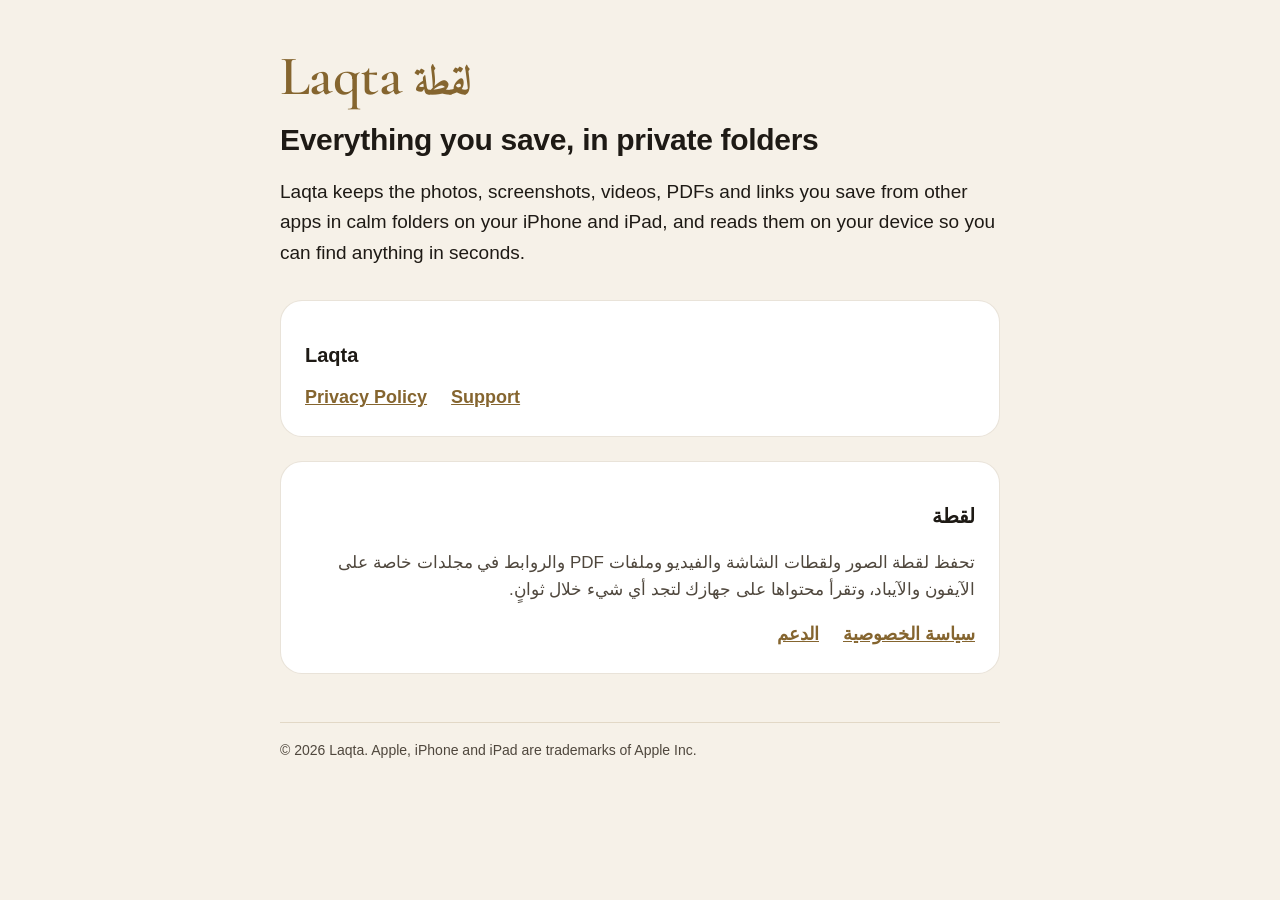
<file: Laqta/AppStore/web/index.html>
<!doctype html>
<html lang="en">
<head>
<meta charset="utf-8">
<meta name="viewport" content="width=device-width, initial-scale=1">
<title>Laqta</title>
<meta name="description" content="Laqta keeps your photos, screenshots, videos, PDFs and links in private folders on iPhone and iPad.">
<link rel="preconnect" href="https://fonts.googleapis.com">
<link rel="stylesheet" href="https://fonts.googleapis.com/css2?family=Amiri:wght@700&family=Cormorant+Garamond:wght@600&display=swap">
<link rel="stylesheet" href="style.css">
</head>
<body>
<main>
  <header>
    <p class="wordmark">Laqta<span lang="ar">لقطة</span></p>
    <h1>Everything you save, in private folders</h1>
    <p class="lead">Laqta keeps the photos, screenshots, videos, PDFs and links you save from other apps in calm folders on your iPhone and iPad, and reads them on your device so you can find anything in seconds.</p>
  </header>

  <section class="card">
    <h2>Laqta</h2>
    <ul class="links">
      <li><a href="privacy.html">Privacy Policy</a></li>
      <li><a href="support.html">Support</a></li>
    </ul>
  </section>

  <section class="card" lang="ar" dir="rtl">
    <h2>لقطة</h2>
    <p>تحفظ لقطة الصور ولقطات الشاشة والفيديو وملفات <span class="latin">PDF</span> والروابط في مجلدات خاصة على الآيفون والآيباد، وتقرأ محتواها على جهازك لتجد أي شيء خلال ثوانٍ.</p>
    <ul class="links">
      <li><a href="privacy.html#ar">سياسة الخصوصية</a></li>
      <li><a href="support.html#ar">الدعم</a></li>
    </ul>
  </section>

  <footer>© 2026 Laqta. Apple, iPhone and iPad are trademarks of Apple Inc.</footer>
</main>
</body>
</html>
</file>
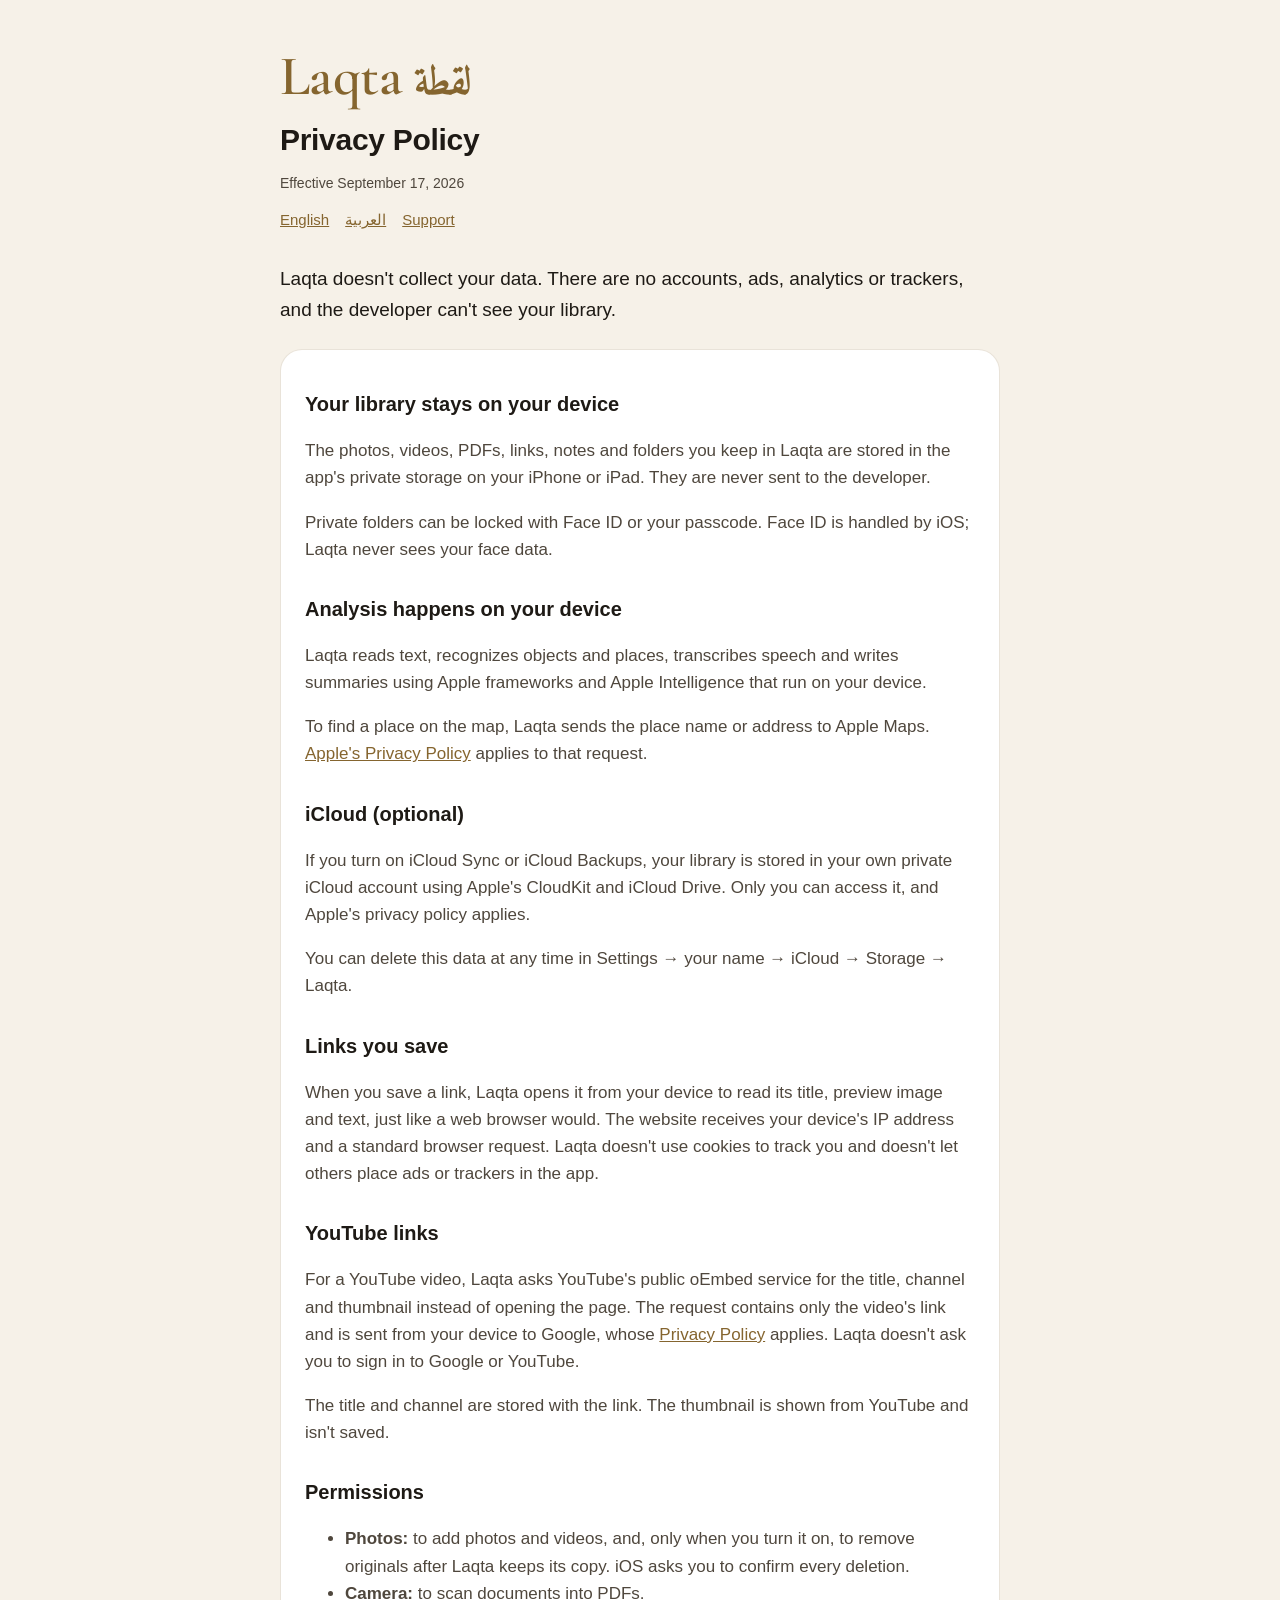
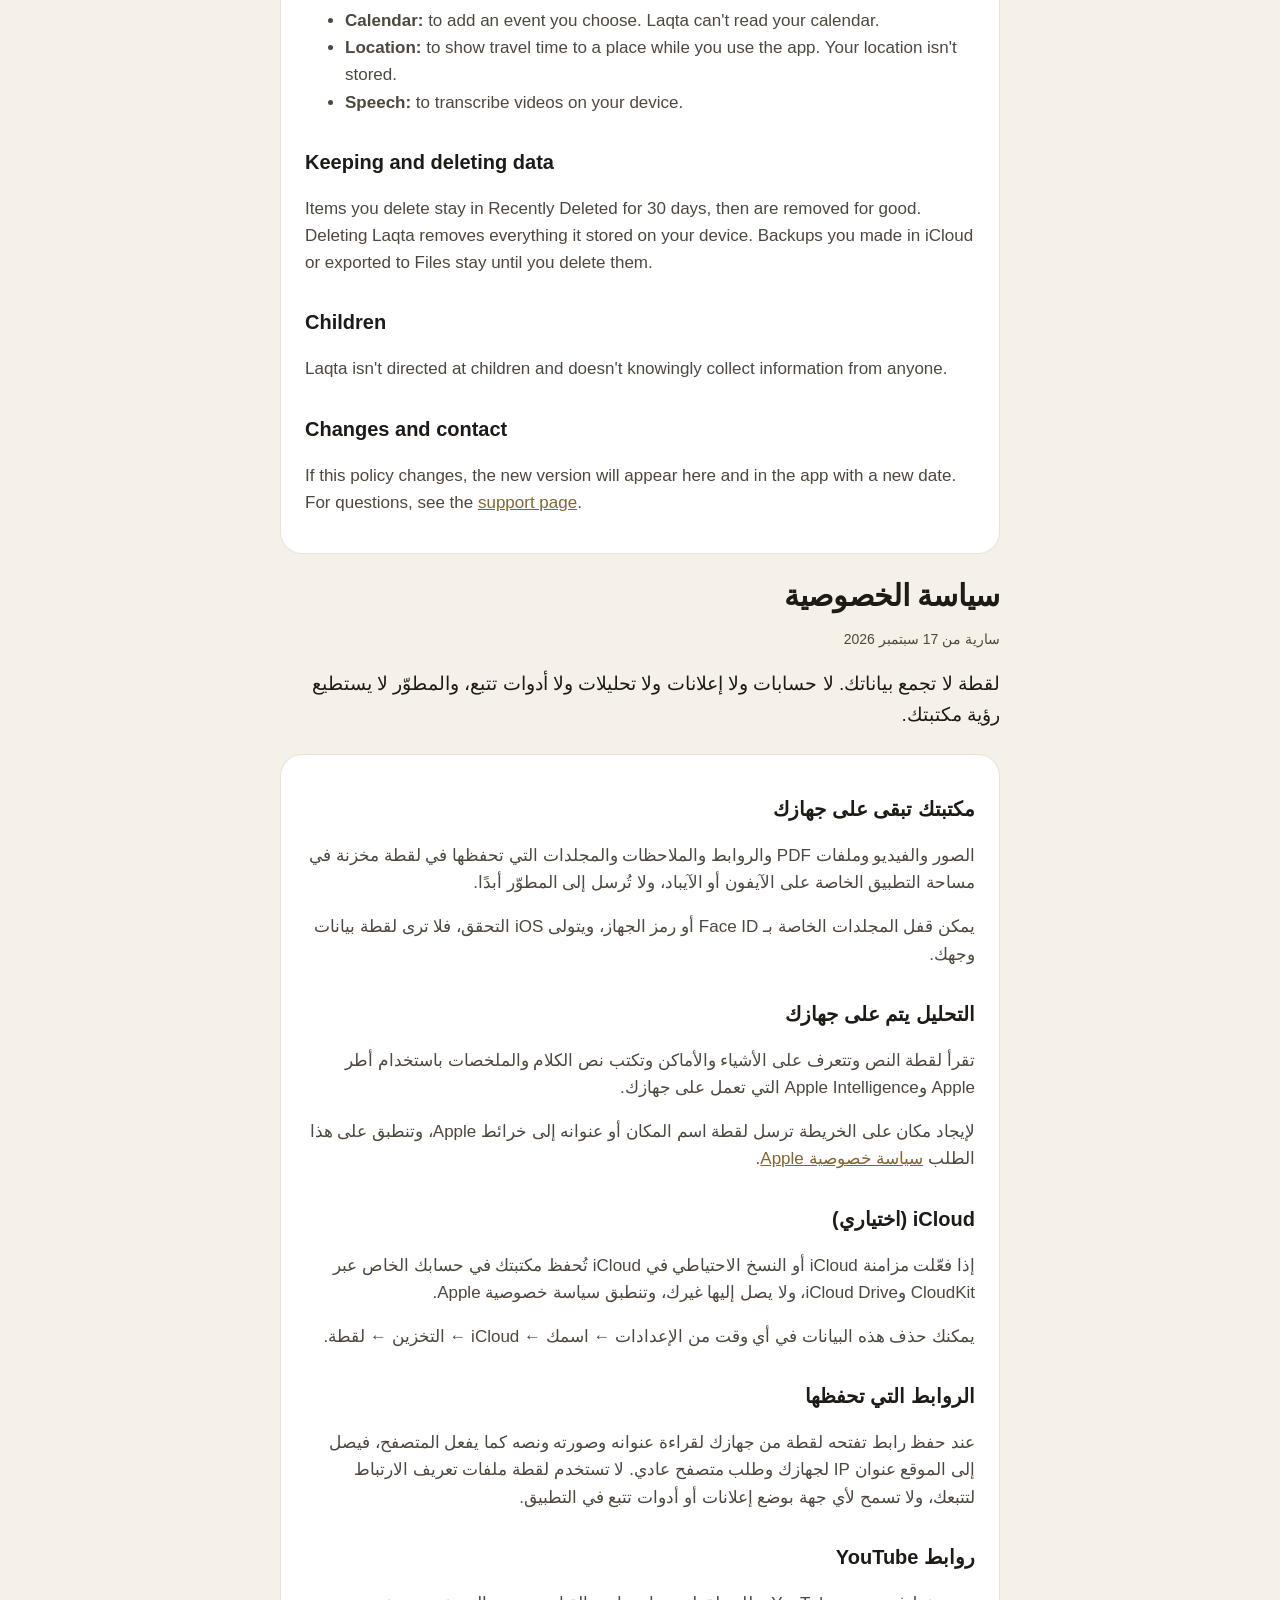
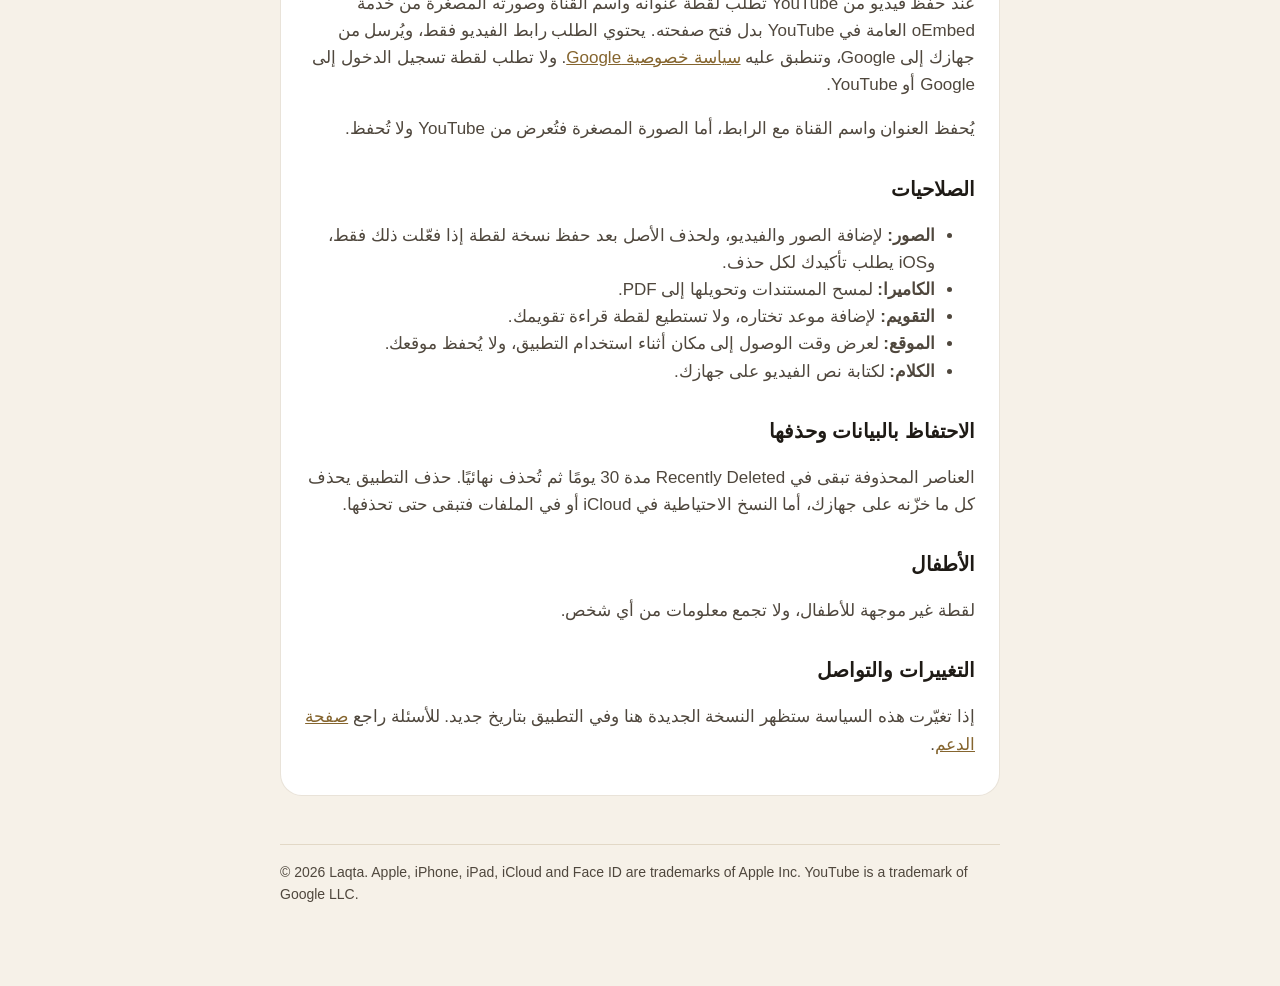
<file: Laqta/AppStore/web/privacy.html>
<!doctype html>
<html lang="en">
<head>
<meta charset="utf-8">
<meta name="viewport" content="width=device-width, initial-scale=1">
<title>Laqta Privacy Policy</title>
<meta name="description" content="Laqta doesn't collect your data. Privacy policy for the Laqta app for iPhone and iPad.">
<link rel="preconnect" href="https://fonts.googleapis.com">
<link rel="stylesheet" href="https://fonts.googleapis.com/css2?family=Amiri:wght@700&family=Cormorant+Garamond:wght@600&display=swap">
<link rel="stylesheet" href="style.css">
</head>
<body>
<main>
  <header>
    <p class="wordmark">Laqta<span lang="ar">لقطة</span></p>
    <h1>Privacy Policy</h1>
    <p class="meta">Effective September 17, 2026</p>
    <nav class="lang"><a href="#en">English</a><a href="#ar" lang="ar">العربية</a><a href="support.html">Support</a></nav>
  </header>

  <article id="en">
    <p class="lead">Laqta doesn't collect your data. There are no accounts, ads, analytics or trackers, and the developer can't see your library.</p>

    <section class="card">
      <h2>Your library stays on your device</h2>
      <p>The photos, videos, PDFs, links, notes and folders you keep in Laqta are stored in the app's private storage on your iPhone or iPad. They are never sent to the developer.</p>
      <p>Private folders can be locked with Face ID or your passcode. Face ID is handled by iOS; Laqta never sees your face data.</p>

      <h2>Analysis happens on your device</h2>
      <p>Laqta reads text, recognizes objects and places, transcribes speech and writes summaries using Apple frameworks and Apple Intelligence that run on your device.</p>
      <p>To find a place on the map, Laqta sends the place name or address to Apple Maps. <a href="https://www.apple.com/legal/privacy/">Apple's Privacy Policy</a> applies to that request.</p>

      <h2>iCloud (optional)</h2>
      <p>If you turn on iCloud Sync or iCloud Backups, your library is stored in your own private iCloud account using Apple's CloudKit and iCloud Drive. Only you can access it, and Apple's privacy policy applies.</p>
      <p>You can delete this data at any time in Settings → your name → iCloud → Storage → Laqta.</p>

      <h2>Links you save</h2>
      <p>When you save a link, Laqta opens it from your device to read its title, preview image and text, just like a web browser would. The website receives your device's IP address and a standard browser request. Laqta doesn't use cookies to track you and doesn't let others place ads or trackers in the app.</p>

      <h2>YouTube links</h2>
      <p>For a YouTube video, Laqta asks YouTube's public oEmbed service for the title, channel and thumbnail instead of opening the page. The request contains only the video's link and is sent from your device to Google, whose <a href="https://policies.google.com/privacy">Privacy Policy</a> applies. Laqta doesn't ask you to sign in to Google or YouTube.</p>
      <p>The title and channel are stored with the link. The thumbnail is shown from YouTube and isn't saved.</p>

      <h2>Permissions</h2>
      <ul>
        <li><strong>Photos:</strong> to add photos and videos, and, only when you turn it on, to remove originals after Laqta keeps its copy. iOS asks you to confirm every deletion.</li>
        <li><strong>Camera:</strong> to scan documents into PDFs.</li>
        <li><strong>Calendar:</strong> to add an event you choose. Laqta can't read your calendar.</li>
        <li><strong>Location:</strong> to show travel time to a place while you use the app. Your location isn't stored.</li>
        <li><strong>Speech:</strong> to transcribe videos on your device.</li>
      </ul>

      <h2>Keeping and deleting data</h2>
      <p>Items you delete stay in Recently Deleted for 30 days, then are removed for good. Deleting Laqta removes everything it stored on your device. Backups you made in iCloud or exported to Files stay until you delete them.</p>

      <h2>Children</h2>
      <p>Laqta isn't directed at children and doesn't knowingly collect information from anyone.</p>

      <h2>Changes and contact</h2>
      <p>If this policy changes, the new version will appear here and in the app with a new date. For questions, see the <a href="support.html">support page</a>.</p>
    </section>
  </article>

  <article id="ar" lang="ar" dir="rtl">
    <h1>سياسة الخصوصية</h1>
    <p class="meta">سارية من 17 سبتمبر 2026</p>
    <p class="lead">لقطة لا تجمع بياناتك. لا حسابات ولا إعلانات ولا تحليلات ولا أدوات تتبع، والمطوّر لا يستطيع رؤية مكتبتك.</p>

    <section class="card">
      <h2>مكتبتك تبقى على جهازك</h2>
      <p>الصور والفيديو وملفات <span class="latin">PDF</span> والروابط والملاحظات والمجلدات التي تحفظها في لقطة مخزنة في مساحة التطبيق الخاصة على الآيفون أو الآيباد، ولا تُرسل إلى المطوّر أبدًا.</p>
      <p>يمكن قفل المجلدات الخاصة بـ <span class="latin">Face ID</span> أو رمز الجهاز، ويتولى <span class="latin">iOS</span> التحقق، فلا ترى لقطة بيانات وجهك.</p>

      <h2>التحليل يتم على جهازك</h2>
      <p>تقرأ لقطة النص وتتعرف على الأشياء والأماكن وتكتب نص الكلام والملخصات باستخدام أطر <span class="latin">Apple</span> و<span class="latin">Apple Intelligence</span> التي تعمل على جهازك.</p>
      <p>لإيجاد مكان على الخريطة ترسل لقطة اسم المكان أو عنوانه إلى خرائط <span class="latin">Apple</span>، وتنطبق على هذا الطلب <a href="https://www.apple.com/legal/privacy/">سياسة خصوصية <span class="latin">Apple</span></a>.</p>

      <h2><span class="latin">iCloud</span> (اختياري)</h2>
      <p>إذا فعّلت مزامنة <span class="latin">iCloud</span> أو النسخ الاحتياطي في <span class="latin">iCloud</span> تُحفظ مكتبتك في حسابك الخاص عبر <span class="latin">CloudKit</span> و<span class="latin">iCloud Drive</span>، ولا يصل إليها غيرك، وتنطبق سياسة خصوصية <span class="latin">Apple</span>.</p>
      <p>يمكنك حذف هذه البيانات في أي وقت من الإعدادات ← اسمك ← <span class="latin">iCloud</span> ← التخزين ← لقطة.</p>

      <h2>الروابط التي تحفظها</h2>
      <p>عند حفظ رابط تفتحه لقطة من جهازك لقراءة عنوانه وصورته ونصه كما يفعل المتصفح، فيصل إلى الموقع عنوان <span class="latin">IP</span> لجهازك وطلب متصفح عادي. لا تستخدم لقطة ملفات تعريف الارتباط لتتبعك، ولا تسمح لأي جهة بوضع إعلانات أو أدوات تتبع في التطبيق.</p>

      <h2>روابط <span class="latin">YouTube</span></h2>
      <p>عند حفظ فيديو من <span class="latin">YouTube</span> تطلب لقطة عنوانه واسم القناة وصورته المصغرة من خدمة <span class="latin">oEmbed</span> العامة في <span class="latin">YouTube</span> بدل فتح صفحته. يحتوي الطلب رابط الفيديو فقط، ويُرسل من جهازك إلى <span class="latin">Google</span>، وتنطبق عليه <a href="https://policies.google.com/privacy">سياسة خصوصية <span class="latin">Google</span></a>. ولا تطلب لقطة تسجيل الدخول إلى <span class="latin">Google</span> أو <span class="latin">YouTube</span>.</p>
      <p>يُحفظ العنوان واسم القناة مع الرابط، أما الصورة المصغرة فتُعرض من <span class="latin">YouTube</span> ولا تُحفظ.</p>

      <h2>الصلاحيات</h2>
      <ul>
        <li><strong>الصور:</strong> لإضافة الصور والفيديو، ولحذف الأصل بعد حفظ نسخة لقطة إذا فعّلت ذلك فقط، و<span class="latin">iOS</span> يطلب تأكيدك لكل حذف.</li>
        <li><strong>الكاميرا:</strong> لمسح المستندات وتحويلها إلى <span class="latin">PDF</span>.</li>
        <li><strong>التقويم:</strong> لإضافة موعد تختاره، ولا تستطيع لقطة قراءة تقويمك.</li>
        <li><strong>الموقع:</strong> لعرض وقت الوصول إلى مكان أثناء استخدام التطبيق، ولا يُحفظ موقعك.</li>
        <li><strong>الكلام:</strong> لكتابة نص الفيديو على جهازك.</li>
      </ul>

      <h2>الاحتفاظ بالبيانات وحذفها</h2>
      <p>العناصر المحذوفة تبقى في <span class="latin">Recently Deleted</span> مدة 30 يومًا ثم تُحذف نهائيًا. حذف التطبيق يحذف كل ما خزّنه على جهازك، أما النسخ الاحتياطية في <span class="latin">iCloud</span> أو في الملفات فتبقى حتى تحذفها.</p>

      <h2>الأطفال</h2>
      <p>لقطة غير موجهة للأطفال، ولا تجمع معلومات من أي شخص.</p>

      <h2>التغييرات والتواصل</h2>
      <p>إذا تغيّرت هذه السياسة ستظهر النسخة الجديدة هنا وفي التطبيق بتاريخ جديد. للأسئلة راجع <a href="support.html">صفحة الدعم</a>.</p>
    </section>
  </article>

  <footer>© 2026 Laqta. Apple, iPhone, iPad, iCloud and Face ID are trademarks of Apple Inc. YouTube is a trademark of Google LLC.</footer>
</main>
</body>
</html>
</file>
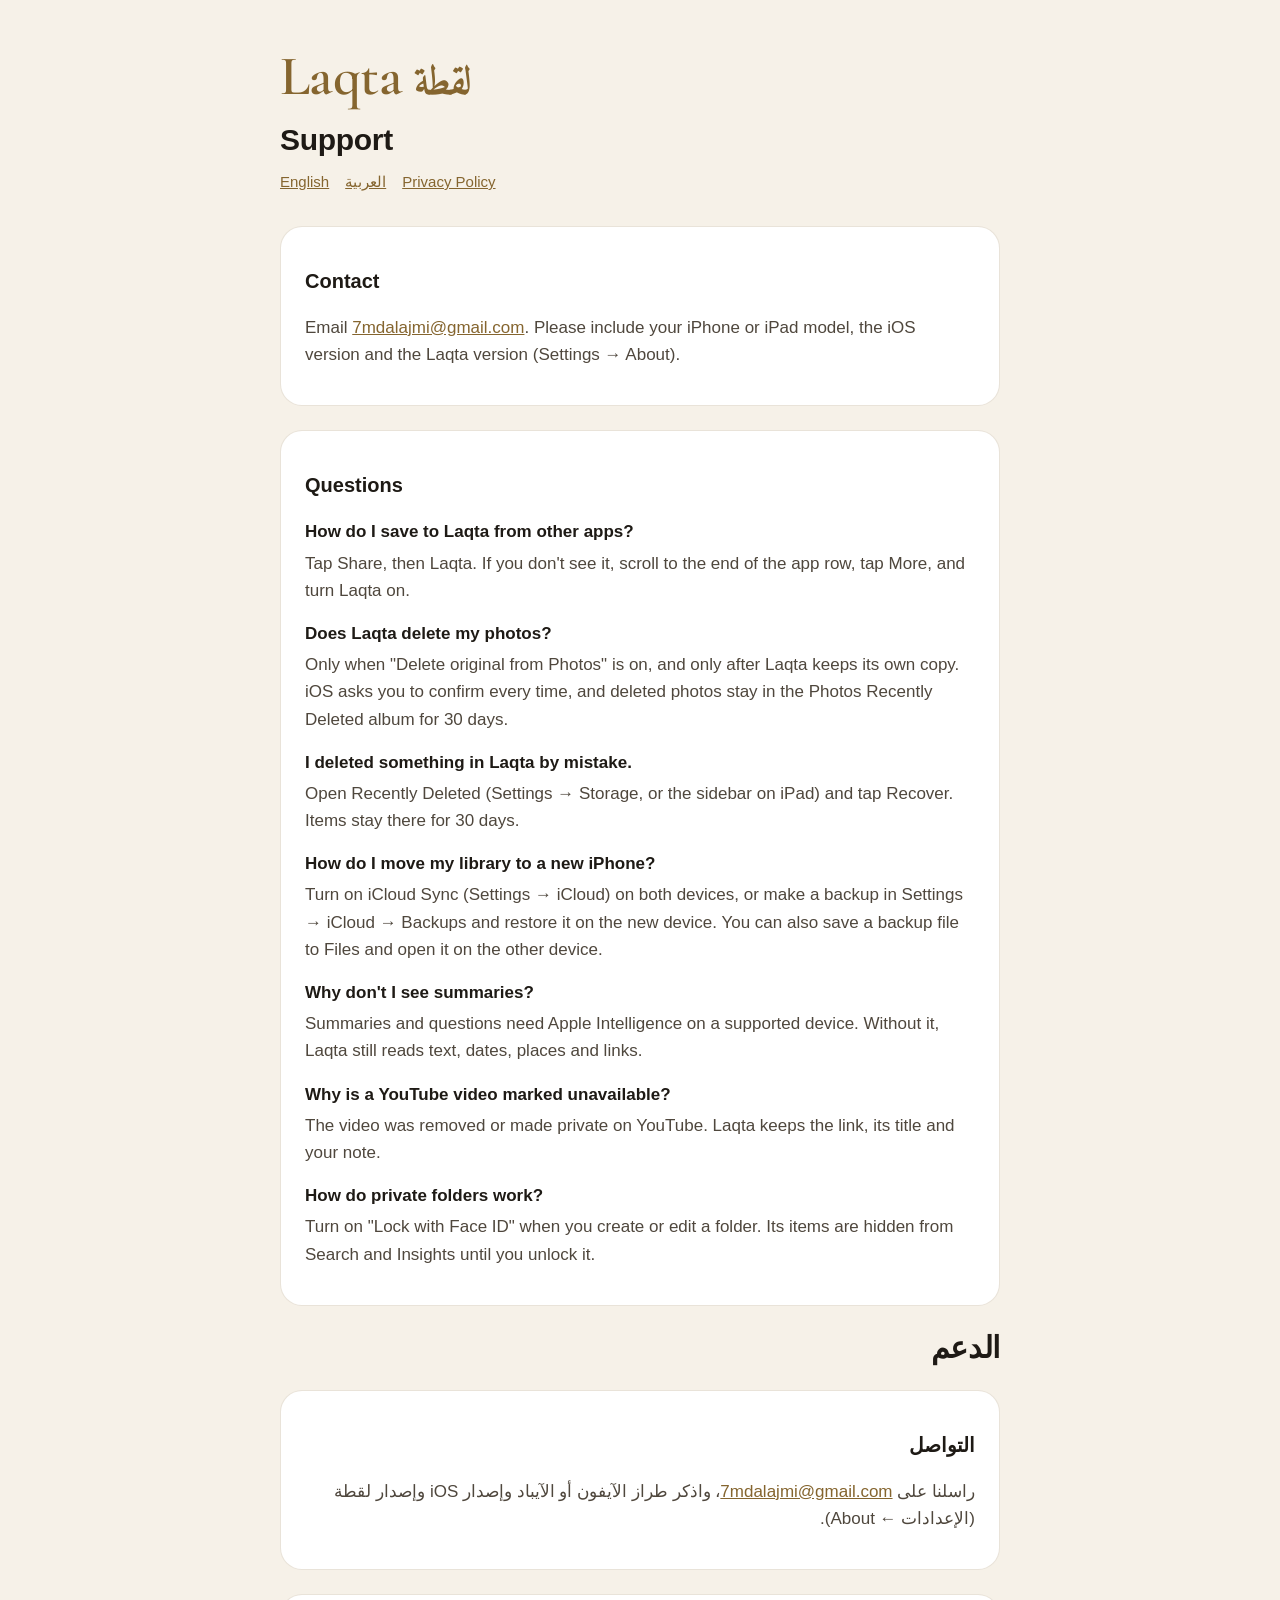
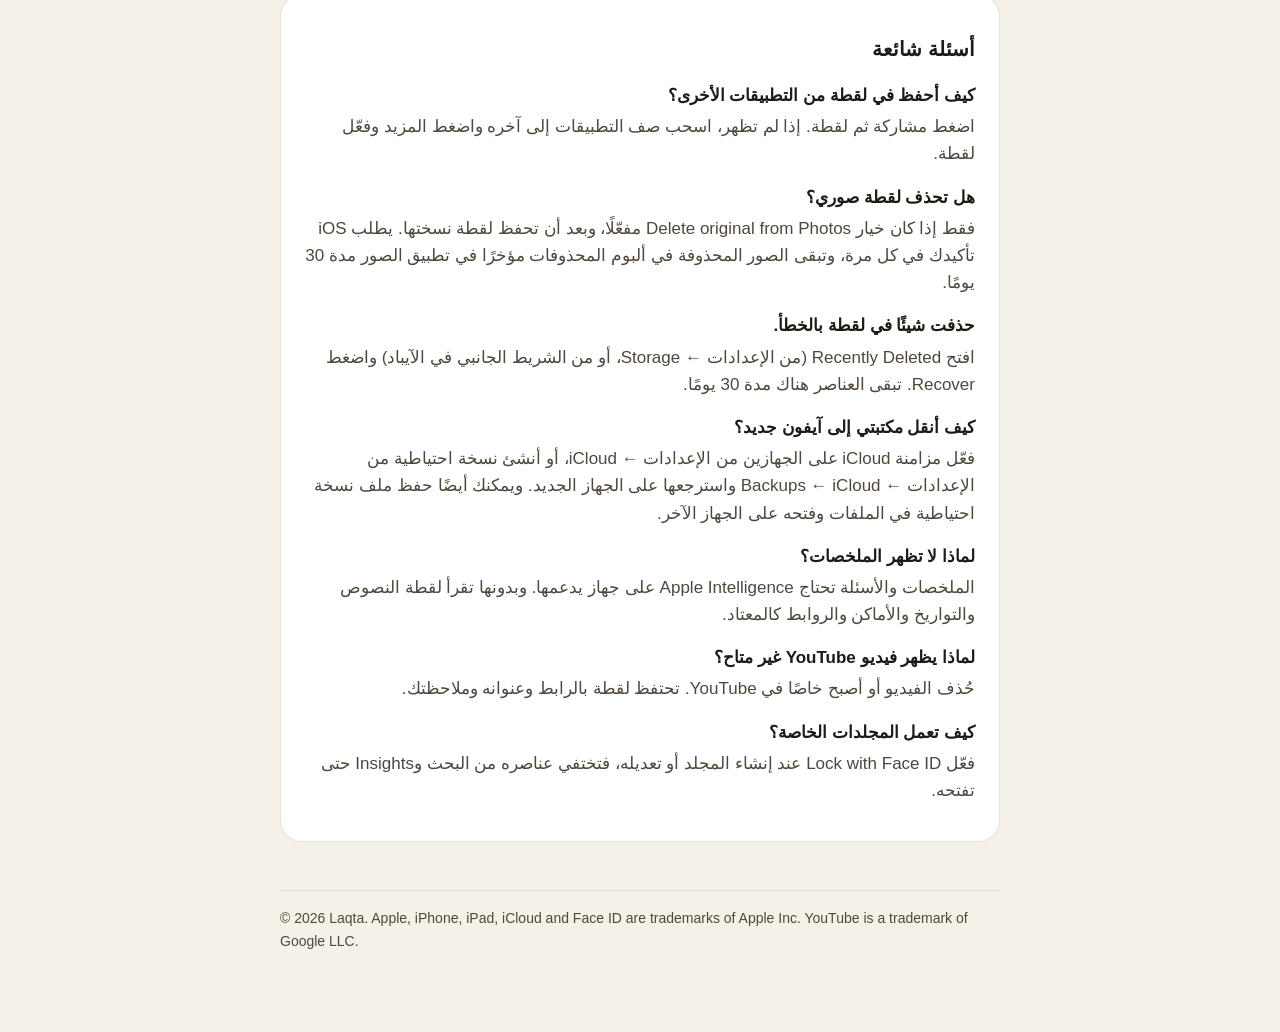
<file: Laqta/AppStore/web/support.html>
<!doctype html>
<html lang="en">
<head>
<meta charset="utf-8">
<meta name="viewport" content="width=device-width, initial-scale=1">
<title>Laqta Support</title>
<meta name="description" content="Help and contact for Laqta, the private folders app for photos, screenshots, videos, PDFs and links.">
<link rel="preconnect" href="https://fonts.googleapis.com">
<link rel="stylesheet" href="https://fonts.googleapis.com/css2?family=Amiri:wght@700&family=Cormorant+Garamond:wght@600&display=swap">
<link rel="stylesheet" href="style.css">
</head>
<body>
<main>
  <header>
    <p class="wordmark">Laqta<span lang="ar">لقطة</span></p>
    <h1>Support</h1>
    <nav class="lang"><a href="#en">English</a><a href="#ar" lang="ar">العربية</a><a href="privacy.html">Privacy Policy</a></nav>
  </header>

  <article id="en">
    <section class="card">
      <h2>Contact</h2>
      <p>Email <a href="mailto:7mdalajmi@gmail.com">7mdalajmi@gmail.com</a>. Please include your iPhone or iPad model, the iOS version and the Laqta version (Settings → About).</p>
    </section>

    <section class="card">
      <h2>Questions</h2>
      <dl>
        <dt>How do I save to Laqta from other apps?</dt>
        <dd>Tap Share, then Laqta. If you don't see it, scroll to the end of the app row, tap More, and turn Laqta on.</dd>

        <dt>Does Laqta delete my photos?</dt>
        <dd>Only when "Delete original from Photos" is on, and only after Laqta keeps its own copy. iOS asks you to confirm every time, and deleted photos stay in the Photos Recently Deleted album for 30 days.</dd>

        <dt>I deleted something in Laqta by mistake.</dt>
        <dd>Open Recently Deleted (Settings → Storage, or the sidebar on iPad) and tap Recover. Items stay there for 30 days.</dd>

        <dt>How do I move my library to a new iPhone?</dt>
        <dd>Turn on iCloud Sync (Settings → iCloud) on both devices, or make a backup in Settings → iCloud → Backups and restore it on the new device. You can also save a backup file to Files and open it on the other device.</dd>

        <dt>Why don't I see summaries?</dt>
        <dd>Summaries and questions need Apple Intelligence on a supported device. Without it, Laqta still reads text, dates, places and links.</dd>

        <dt>Why is a YouTube video marked unavailable?</dt>
        <dd>The video was removed or made private on YouTube. Laqta keeps the link, its title and your note.</dd>

        <dt>How do private folders work?</dt>
        <dd>Turn on "Lock with Face ID" when you create or edit a folder. Its items are hidden from Search and Insights until you unlock it.</dd>
      </dl>
    </section>
  </article>

  <article id="ar" lang="ar" dir="rtl">
    <h1>الدعم</h1>
    <section class="card">
      <h2>التواصل</h2>
      <p>راسلنا على <a href="mailto:7mdalajmi@gmail.com"><span class="latin">7mdalajmi@gmail.com</span></a>، واذكر طراز الآيفون أو الآيباد وإصدار <span class="latin">iOS</span> وإصدار لقطة (الإعدادات ← <span class="latin">About</span>).</p>
    </section>

    <section class="card">
      <h2>أسئلة شائعة</h2>
      <dl>
        <dt>كيف أحفظ في لقطة من التطبيقات الأخرى؟</dt>
        <dd>اضغط مشاركة ثم لقطة. إذا لم تظهر، اسحب صف التطبيقات إلى آخره واضغط المزيد وفعّل لقطة.</dd>

        <dt>هل تحذف لقطة صوري؟</dt>
        <dd>فقط إذا كان خيار <span class="latin">Delete original from Photos</span> مفعّلًا، وبعد أن تحفظ لقطة نسختها. يطلب <span class="latin">iOS</span> تأكيدك في كل مرة، وتبقى الصور المحذوفة في ألبوم المحذوفات مؤخرًا في تطبيق الصور مدة 30 يومًا.</dd>

        <dt>حذفت شيئًا في لقطة بالخطأ.</dt>
        <dd>افتح <span class="latin">Recently Deleted</span> (من الإعدادات ← <span class="latin">Storage</span>، أو من الشريط الجانبي في الآيباد) واضغط <span class="latin">Recover</span>. تبقى العناصر هناك مدة 30 يومًا.</dd>

        <dt>كيف أنقل مكتبتي إلى آيفون جديد؟</dt>
        <dd>فعّل مزامنة <span class="latin">iCloud</span> على الجهازين من الإعدادات ← <span class="latin">iCloud</span>، أو أنشئ نسخة احتياطية من الإعدادات ← <span class="latin">iCloud</span> ← <span class="latin">Backups</span> واسترجعها على الجهاز الجديد. ويمكنك أيضًا حفظ ملف نسخة احتياطية في الملفات وفتحه على الجهاز الآخر.</dd>

        <dt>لماذا لا تظهر الملخصات؟</dt>
        <dd>الملخصات والأسئلة تحتاج <span class="latin">Apple Intelligence</span> على جهاز يدعمها. وبدونها تقرأ لقطة النصوص والتواريخ والأماكن والروابط كالمعتاد.</dd>

        <dt>لماذا يظهر فيديو <span class="latin">YouTube</span> غير متاح؟</dt>
        <dd>حُذف الفيديو أو أصبح خاصًا في <span class="latin">YouTube</span>. تحتفظ لقطة بالرابط وعنوانه وملاحظتك.</dd>

        <dt>كيف تعمل المجلدات الخاصة؟</dt>
        <dd>فعّل <span class="latin">Lock with Face ID</span> عند إنشاء المجلد أو تعديله، فتختفي عناصره من البحث و<span class="latin">Insights</span> حتى تفتحه.</dd>
      </dl>
    </section>
  </article>

  <footer>© 2026 Laqta. Apple, iPhone, iPad, iCloud and Face ID are trademarks of Apple Inc. YouTube is a trademark of Google LLC.</footer>
</main>
</body>
</html>
</file>
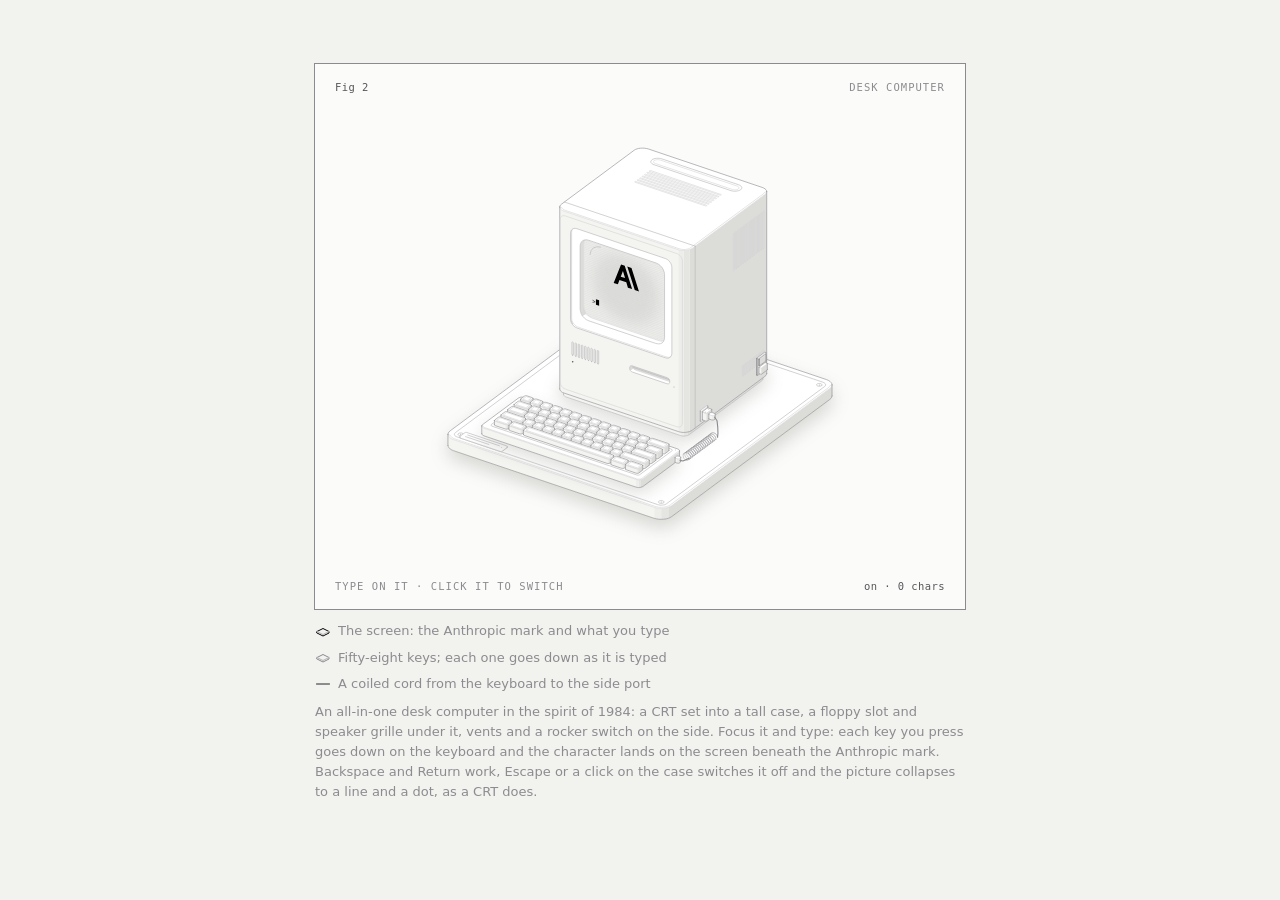
<file: .agents/skills/anatomy/examples/desk-computer/desk-computer-light.html>
<!doctype html><html lang="en"><head><meta charset="utf-8"><meta name="viewport" content="width=device-width, initial-scale=1"><title>Desk computer</title><style>
.iso{
  --anatomy-page:#0b0b0b;--anatomy-card:#131313;--anatomy-text:#a3a3a3;--anatomy-strong:#e6e6e6;--anatomy-muted:#6e6e6e;
  --anatomy-paper:#131313;--anatomy-face:#1b1b1b;--anatomy-top:#1c1c1c;
  --anatomy-shade-0:#0f0f0f;--anatomy-shade-1:#121212;--anatomy-shade-2:#151515;--anatomy-shade-3:#181818;
  --anatomy-lit-top:#262626;--anatomy-lit-shade:#1d1d1d;
  --anatomy-hi:#d4d4d4;--anatomy-mid:#6a6a6a;--anatomy-lo:#3e3e3e;--anatomy-faint:#2a2a2a;--anatomy-lit:#ffffff;
  --anatomy-halo:#050505;--anatomy-halo-opacity:.9;--anatomy-dot:#e6e6e6;
  --anatomy-red:#ff6b6b;--anatomy-green:#6be0a0;--anatomy-blue:#6b9bff;
  --anatomy-weight:.6px;--anatomy-ease:cubic-bezier(.32,.72,0,1);
  --anatomy-mono:ui-monospace,"SF Mono",Menlo,Consolas,monospace;
  --anatomy-lift:inset 0 1px 0 0 #ffffff0a,inset 0 0 0 1px #ffffff06,0 0 0 1px #00000026,0 1px 1px -.5px #00000014,0 3px 3px -1.5px #00000014,0 6px 6px -3px #00000014,0 12px 12px -6px #00000014;
}
.iso[data-theme="light"]{
  --anatomy-page:#f2f2ef;--anatomy-card:#fbfbfa;--anatomy-text:#57575a;--anatomy-strong:#18181a;--anatomy-muted:#8c8c90;
  --anatomy-paper:#fbfbfa;--anatomy-face:#ffffff;--anatomy-top:#ffffff;
  --anatomy-shade-0:#dcdcd9;--anatomy-shade-1:#e5e5e2;--anatomy-shade-2:#ededea;--anatomy-shade-3:#f4f4f1;
  --anatomy-lit-top:#ffffff;--anatomy-lit-shade:#eeeeeb;
  --anatomy-hi:#26262a;--anatomy-mid:#8a8a8f;--anatomy-lo:#b4b4b8;--anatomy-faint:#d4d4d6;--anatomy-lit:#000000;
  --anatomy-halo:#8a8a80;--anatomy-halo-opacity:.32;--anatomy-dot:#3a3a3e;
  --anatomy-red:#e5484d;--anatomy-green:#30a46c;--anatomy-blue:#3e63dd;
  --anatomy-lift:inset 0 1px 0 0 #ffffff,0 0 0 1px #0000000f,0 1px 1px -.5px #0000000a,0 3px 3px -1.5px #0000000a,0 6px 6px -3px #0000000a,0 12px 12px -6px #0000000a;
}
.iso-svg{display:block;width:100%;height:auto;overflow:visible}
.iso-svg path,.iso-svg circle{vector-effect:non-scaling-stroke}
.iso-fill{fill:var(--anatomy-paper);stroke:none}
.iso-solid[data-lit]>.iso-fill{fill:var(--anatomy-face)}
.iso-shade,.iso-top{stroke:none}
.iso-shade[data-shade="0"]{fill:var(--anatomy-shade-0)}
.iso-shade[data-shade="1"]{fill:var(--anatomy-shade-1)}
.iso-shade[data-shade="2"]{fill:var(--anatomy-shade-2)}
.iso-shade[data-shade="3"]{fill:var(--anatomy-shade-3)}
.iso-top{fill:var(--anatomy-top)}
.iso-solid[data-lit]>.iso-top{fill:var(--anatomy-lit-top)}
.iso-solid[data-lit]>.iso-shade{fill:var(--anatomy-lit-shade)}
.iso-solid[data-seamless]>.iso-shade,.iso-solid[data-seamless]>.iso-top{stroke-width:.4;stroke-linejoin:round}
.iso-solid[data-seamless]>.iso-shade[data-shade="0"]{stroke:var(--anatomy-shade-0)}
.iso-solid[data-seamless]>.iso-shade[data-shade="1"]{stroke:var(--anatomy-shade-1)}
.iso-solid[data-seamless]>.iso-shade[data-shade="2"]{stroke:var(--anatomy-shade-2)}
.iso-solid[data-seamless]>.iso-shade[data-shade="3"]{stroke:var(--anatomy-shade-3)}
.iso-solid[data-seamless]>.iso-top{stroke:var(--anatomy-top)}
.iso-solid[data-seamless][data-lit]>.iso-top{stroke:var(--anatomy-lit-top)}
.iso-solid[data-seamless][data-lit]>.iso-shade{stroke:var(--anatomy-lit-shade)}
.iso-solid[data-lit]>.iso-edge{stroke:var(--anatomy-lit)}
.iso-halo{fill:var(--anatomy-halo);stroke:none;filter:blur(9px);opacity:var(--anatomy-halo-opacity);transform:translateY(3px)}
.iso-line{fill:none;stroke:var(--anatomy-lo);stroke-width:var(--anatomy-weight);stroke-linecap:round;stroke-linejoin:round}
.iso-line[data-tone="hi"]{stroke:var(--anatomy-hi)}
.iso-line[data-tone="mid"]{stroke:var(--anatomy-mid)}
.iso-line[data-tone="lo"]{stroke:var(--anatomy-lo)}
.iso-line[data-tone="faint"]{stroke:var(--anatomy-faint)}
.iso-line[data-tone="lit"]{stroke:var(--anatomy-lit)}
.iso-line[data-tone="red"]{stroke:var(--anatomy-red)}
.iso-line[data-tone="green"]{stroke:var(--anatomy-green)}
.iso-line[data-tone="blue"]{stroke:var(--anatomy-blue)}
.iso-line[data-dotted]{stroke-dasharray:.01 3.5;stroke-width:1}
.iso-line[data-dashed]{stroke-dasharray:3 3}
.iso-line[data-flow]{stroke-dasharray:2 6}
.iso-wire-end{fill:var(--anatomy-paper);stroke:var(--anatomy-lo);stroke-width:var(--anatomy-weight)}
.iso-wire[data-tone="hi"] .iso-wire-end{stroke:var(--anatomy-hi)}
.iso-wire[data-tone="mid"] .iso-wire-end{stroke:var(--anatomy-mid)}
.iso-wire[data-tone="faint"] .iso-wire-end{stroke:var(--anatomy-faint)}
.iso-wire[data-tone="lit"] .iso-wire-end{stroke:var(--anatomy-lit)}
.iso-dots circle{fill:var(--anatomy-dot);stroke:none;opacity:.32}
.iso-dots[data-tone="hi"] circle{opacity:.85}
.iso-dots[data-tone="mid"] circle{opacity:.45}
.iso-dots[data-tone="lo"] circle{opacity:.22}
.iso-dots[data-tone="faint"] circle{opacity:.12}
.iso-face-text{fill:var(--anatomy-mid);font-family:var(--anatomy-mono);letter-spacing:.04em}
.iso-face-text[data-tone="hi"]{fill:var(--anatomy-hi)}
.iso-face-text[data-tone="lo"]{fill:var(--anatomy-lo)}
.iso-face-text[data-tone="faint"]{fill:var(--anatomy-faint)}
.tb-body{fill:var(--anatomy-shade-2);stroke:none}
.tb-shine{fill:var(--anatomy-top);stroke:none}
.tb-shade{fill:var(--anatomy-shade-0);stroke:none}
.tb-ring{fill:none;stroke:var(--anatomy-lo);stroke-width:.45;stroke-linecap:butt;stroke-linejoin:round}
.tb-ring[data-tone="mid"]{stroke:var(--anatomy-mid)}
.tb-ring[data-tone="faint"]{stroke:var(--anatomy-faint)}
.tb-ring[data-tone="hi"]{stroke:var(--anatomy-hi)}
@keyframes iso-flow{to{stroke-dashoffset:-32}}
@keyframes iso-pulse{0%,100%{opacity:.18}12%{opacity:1}40%{opacity:.18}}
.iso-line[data-flow]{animation:iso-flow 1600ms linear infinite}
.iso-dots circle[data-pulse]{animation:iso-pulse 1600ms steps(1,end) infinite;animation-delay:var(--pulse-at,0ms)}
.iso-figure{margin:32px 0 36px}
.iso-plate{position:relative;padding:52px 24px;border-radius:0;background:var(--anatomy-card);box-shadow:0 0 0 1px var(--anatomy-mid);--anatomy-paper:var(--anatomy-card)}
.iso-plate-corners{position:absolute;inset:18px 20px;pointer-events:none}
.iso-plate-corner{position:absolute;color:var(--anatomy-muted);font-family:var(--anatomy-mono);font-size:10.5px;line-height:1;letter-spacing:.04em;white-space:nowrap}
.iso-plate-corner[data-corner="fig"]{top:0;left:0;color:var(--anatomy-text)}
.iso-plate-corner[data-corner="title"]{top:0;right:0;text-transform:uppercase;letter-spacing:.1em}
.iso-plate-corner[data-corner="hint"]{bottom:0;left:0;text-transform:uppercase;letter-spacing:.1em}
.iso-plate-corner[data-corner="readout"]{right:0;bottom:0;color:var(--anatomy-text);font-variant-numeric:tabular-nums}
.iso-plate .iso-svg{margin:0 auto}
.iso-legend{display:grid;gap:8px;margin-top:12px;color:var(--anatomy-muted);font-size:13px;line-height:1.55}
.iso-keys{display:flex;flex-wrap:wrap;gap:6px 18px}
.iso-key{display:inline-flex;align-items:center;gap:7px}
.iso-swatch{width:16px;height:10px;flex:none;overflow:visible}
.iso-swatch path{fill:none;stroke:var(--anatomy-hi);stroke-width:1;vector-effect:non-scaling-stroke;stroke-linejoin:round;stroke-linecap:round}
.iso-swatch[data-mark="raised"] path,.iso-swatch[data-mark="flat"] path{stroke:var(--anatomy-mid)}
.iso-swatch[data-mark="lit"] path{stroke:var(--anatomy-lit)}
.iso-swatch[data-mark="dim"] path{stroke:var(--anatomy-lo)}
.iso-swatch[data-mark="dotted"] path{stroke-dasharray:.01 3;stroke-width:1.4}
.iso-swatch[data-mark="dashed"] path{stroke-dasharray:3 2.5}
.iso-swatch[data-mark="red"] path{stroke:var(--anatomy-red)}
.iso-swatch[data-mark="green"] path{stroke:var(--anatomy-green)}
.iso-swatch[data-mark="blue"] path{stroke:var(--anatomy-blue)}
.iso-swatch-crease{stroke:var(--anatomy-lo)!important}
@media (max-width:560px){.iso-plate{padding:48px 12px 70px}.iso-plate-corner[data-corner="hint"]{bottom:18px}}
@media (prefers-reduced-motion:reduce){.iso-line[data-flow],.iso-dots circle[data-pulse]{animation:none}}

*{box-sizing:border-box}
html{color-scheme:dark}
body[data-theme="light"]{color-scheme:light}
body{margin:0;background:var(--anatomy-page);color:var(--anatomy-text);font:14px/1.6 ui-sans-serif,system-ui,-apple-system,"Segoe UI",sans-serif;-webkit-font-smoothing:antialiased}
.iso-page{width:min(650px,100% - 32px);margin:64px auto 96px}
</style></head><body class="iso" data-theme="light"><main class="iso-page"><style>
.pc-well{fill:var(--anatomy-shade-1)}
.pc-bezel{fill:var(--anatomy-top)}
.pc-dark{fill:var(--anatomy-shade-0)}
.pc-glass{fill:var(--anatomy-shade-0);transition:fill .5s var(--anatomy-ease)}
.pc-glass[data-on]{fill:var(--anatomy-lit-shade)}
.pc-glow{fill:var(--anatomy-lit);opacity:.07;filter:blur(6px)}
.pc-scan{fill:none;stroke:var(--anatomy-faint);stroke-width:.5px;vector-effect:non-scaling-stroke;opacity:.7}
.pc-logo{fill:var(--anatomy-lit);fill-rule:evenodd}
.pc-text{fill:var(--anatomy-lit);font-family:var(--anatomy-mono);letter-spacing:.02em}
.pc-cursor{fill:var(--anatomy-lit);animation:pc-blink 1.06s steps(1,end) infinite}
.pc-beam{fill:none;stroke:var(--anatomy-lit);stroke-width:1.4px;vector-effect:non-scaling-stroke;stroke-linecap:round}
.pc-dot{fill:var(--anatomy-lit)}
.pc-cord{stroke-width:1.1px}
.pc-key,.pc-computer{cursor:pointer}
.pc-key[data-down] .iso-edge{stroke:var(--anatomy-hi)}
[data-part="led"]{transition:opacity .4s var(--anatomy-ease)}
@keyframes pc-blink{50%{opacity:0}}
@media (prefers-reduced-motion:reduce){.pc-cursor{animation:none}}
.pc-sr{position:absolute;width:1px;height:1px;overflow:hidden;clip-path:inset(50%);white-space:nowrap}
.iso-stage{touch-action:pan-y}
.iso-stage:focus{outline:none}
.iso-stage:focus-visible{outline:1px solid var(--anatomy-muted);outline-offset:6px}
</style><figure class="iso-figure"><div class="iso-plate"><div class="iso-plate-corners" aria-hidden="true"><span class="iso-plate-corner" data-corner="fig">Fig 2</span><span class="iso-plate-corner" data-corner="title">Desk computer</span><span class="iso-plate-corner" data-corner="hint">Type on it · click it to switch</span><span class="iso-plate-corner" data-corner="readout" data-readout>on · 0 chars</span></div><div class="iso-stage" tabindex="0" role="group" aria-label="Desk computer. Type to write on its screen; Escape switches the power."><svg xmlns="http://www.w3.org/2000/svg" class="iso-svg" viewBox="0 0 600 440" role="img" aria-label="An all-in-one desk computer in the spirit of 1984 on a bench plate: a tall case with a CRT set into its front showing the Anthropic mark and a typing prompt, a floppy slot and speaker grille below, vents and a rocker switch on the side, and a keyboard joined to a side port by a coiled cord."><path class="iso-halo" d="M108.6 322.8L108.9 321.5L109.6 320.3L110.8 319.3L268.3 202.5L269.9 201.5L271.8 200.8L274 200.2L276.4 199.8L278.9 199.7L281.4 199.8L283.7 200.2L285.9 200.8L485.8 268.2L487.7 269L489.3 269.9L490.4 271L491.1 272.2L491.4 273.5L491.4 284.5L491.1 285.7L490.4 286.9L489.2 288L331.7 404.7L330.1 405.7L328.2 406.5L326 407.1L323.6 407.4L321.1 407.5L318.6 407.4L316.3 407L314.1 406.5L114.2 339.1L112.3 338.3L110.7 337.3L109.6 336.2L108.9 335L108.6 333.8Z"/><g class="iso-solid"><path class="iso-fill" d="M274.1 226.2L274.1 225.2L274.7 224.2L275.6 223.4L276.9 222.6L278.5 222L280.3 221.6L282.2 221.4L284.2 221.4L286.1 221.7L287.9 222.2L289.4 222.8L290.6 223.6L291.4 224.5L291.8 225.5L291.8 227.2L291.7 228.2L291.2 229.2L290.3 230.1L289 230.8L287.4 231.4L285.6 231.8L283.6 232L281.7 232L279.7 231.7L278 231.3L276.5 230.6L275.3 229.8L274.5 228.9L274.1 228Z"/><path class="iso-shade" data-shade="0" d="M290.3 230.1L289 230.8L289 229.1L290.3 228.3ZM289 230.8L287.4 231.4L287.4 229.7L289 229.1ZM291.8 227.2L291.7 228.2L291.7 226.5L291.8 225.5ZM291.7 228.2L291.2 229.2L291.2 227.4L291.7 226.5ZM291.2 229.2L290.3 230.1L290.3 228.3L291.2 227.4Z"/><path class="iso-shade" data-shade="1" d="M287.4 231.4L285.6 231.8L285.6 230.1L287.4 229.7ZM285.6 231.8L283.6 232L283.6 230.3L285.6 230.1Z"/><path class="iso-shade" data-shade="2" d="M283.6 232L281.7 232L281.7 230.2L283.6 230.3ZM281.7 232L279.7 231.7L279.7 230L281.7 230.2ZM279.7 231.7L278 231.3L278 229.5L279.7 230Z"/><path class="iso-shade" data-shade="3" d="M278 231.3L276.5 230.6L276.5 228.9L278 229.5ZM276.5 230.6L275.3 229.8L275.3 228.1L276.5 228.9ZM275.3 229.8L274.5 228.9L274.5 227.2L275.3 228.1ZM274.5 228.9L274.1 228L274.1 226.2L274.5 227.2Z"/><path class="iso-top" d="M290.3 228.3L289 229.1L287.4 229.7L285.6 230.1L283.6 230.3L281.7 230.2L279.7 230L278 229.5L276.5 228.9L275.3 228.1L274.5 227.2L274.1 226.2L274.1 225.2L274.7 224.2L275.6 223.4L276.9 222.6L278.5 222L280.3 221.6L282.2 221.4L284.2 221.4L286.1 221.7L287.9 222.2L289.4 222.8L290.6 223.6L291.4 224.5L291.8 225.5L291.7 226.5L291.2 227.4Z"/><path class="iso-line iso-crease" data-tone="faint" d="M291.8 225.5L291.7 226.5L291.2 227.4L290.3 228.3L289 229.1L287.4 229.7L285.6 230.1L283.6 230.3L281.7 230.2L279.7 230L278 229.5L276.5 228.9L275.3 228.1L274.5 227.2L274.1 226.2"/><path class="iso-line iso-edge" data-tone="lo" d="M274.1 226.2L274.1 225.2L274.7 224.2L275.6 223.4L276.9 222.6L278.5 222L280.3 221.6L282.2 221.4L284.2 221.4L286.1 221.7L287.9 222.2L289.4 222.8L290.6 223.6L291.4 224.5L291.8 225.5M291.8 227.2L291.7 228.2L291.2 229.2L290.3 230.1L289 230.8L287.4 231.4L285.6 231.8L283.6 232L281.7 232L279.7 231.7L278 231.3L276.5 230.6L275.3 229.8L274.5 228.9L274.1 228M274.1 226.2L274.1 228M291.8 225.5L291.8 227.2"/></g><g class="iso-solid"><path class="iso-fill" d="M276.1 222.4L276.2 221.6L276.5 220.9L277.3 220.2L278.2 219.6L279.5 219.1L280.9 218.8L282.4 218.7L283.9 218.7L285.4 218.9L286.8 219.3L287.9 219.8L288.9 220.4L289.5 221.1L289.8 221.8L289.8 225.6L289.7 226.3L289.3 227.1L288.6 227.8L287.6 228.3L286.4 228.8L285 229.1L283.5 229.3L281.9 229.2L280.5 229L279.1 228.7L277.9 228.2L277 227.6L276.4 226.9L276.1 226.1Z"/><path class="iso-shade" data-shade="0" d="M288.6 227.8L287.6 228.3L287.6 224.6L288.6 224ZM287.6 228.3L286.4 228.8L286.4 225.1L287.6 224.6ZM289.8 225.6L289.7 226.3L289.7 222.6L289.8 221.8ZM289.7 226.3L289.3 227.1L289.3 223.3L289.7 222.6ZM289.3 227.1L288.6 227.8L288.6 224L289.3 223.3Z"/><path class="iso-shade" data-shade="1" d="M286.4 228.8L285 229.1L285 225.4L286.4 225.1ZM285 229.1L283.5 229.3L283.5 225.5L285 225.4Z"/><path class="iso-shade" data-shade="2" d="M283.5 229.3L281.9 229.2L281.9 225.5L283.5 225.5ZM281.9 229.2L280.5 229L280.5 225.3L281.9 225.5ZM280.5 229L279.1 228.7L279.1 224.9L280.5 225.3Z"/><path class="iso-shade" data-shade="3" d="M279.1 228.7L277.9 228.2L277.9 224.5L279.1 224.9ZM277.9 228.2L277 227.6L277 223.8L277.9 224.5ZM277 227.6L276.4 226.9L276.4 223.1L277 223.8ZM276.4 226.9L276.1 226.1L276.1 222.4L276.4 223.1Z"/><path class="iso-top" d="M288.6 224L287.6 224.6L286.4 225.1L285 225.4L283.5 225.5L281.9 225.5L280.5 225.3L279.1 224.9L277.9 224.5L277 223.8L276.4 223.1L276.1 222.4L276.2 221.6L276.5 220.9L277.3 220.2L278.2 219.6L279.5 219.1L280.9 218.8L282.4 218.7L283.9 218.7L285.4 218.9L286.8 219.3L287.9 219.8L288.9 220.4L289.5 221.1L289.8 221.8L289.7 222.6L289.3 223.3Z"/><path class="iso-line iso-crease" data-tone="faint" d="M289.8 221.8L289.7 222.6L289.3 223.3L288.6 224L287.6 224.6L286.4 225.1L285 225.4L283.5 225.5L281.9 225.5L280.5 225.3L279.1 224.9L277.9 224.5L277 223.8L276.4 223.1L276.1 222.4"/><path class="iso-line iso-edge" data-tone="mid" d="M276.1 222.4L276.2 221.6L276.5 220.9L277.3 220.2L278.2 219.6L279.5 219.1L280.9 218.8L282.4 218.7L283.9 218.7L285.4 218.9L286.8 219.3L287.9 219.8L288.9 220.4L289.5 221.1L289.8 221.8M289.8 225.6L289.7 226.3L289.3 227.1L288.6 227.8L287.6 228.3L286.4 228.8L285 229.1L283.5 229.3L281.9 229.2L280.5 229L279.1 228.7L277.9 228.2L277 227.6L276.4 226.9L276.1 226.1M276.1 222.4L276.1 226.1M289.8 221.8L289.8 225.6"/></g><g class="iso-solid"><path class="iso-fill" d="M448.7 285.1L448.8 284.1L449.3 283.1L450.2 282.2L451.5 281.5L453.1 280.9L454.9 280.5L456.8 280.3L458.8 280.3L460.7 280.6L462.5 281.1L464 281.7L465.2 282.5L466 283.4L466.4 284.4L466.4 286.1L466.3 287.1L465.8 288.1L464.9 289L463.6 289.7L462 290.3L460.2 290.7L458.3 290.9L456.3 290.9L454.3 290.6L452.6 290.2L451.1 289.5L449.9 288.7L449.1 287.8L448.7 286.8Z"/><path class="iso-shade" data-shade="0" d="M464.9 289L463.6 289.7L463.6 288L464.9 287.2ZM463.6 289.7L462 290.3L462 288.6L463.6 288ZM466.4 286.1L466.3 287.1L466.3 285.4L466.4 284.4ZM466.3 287.1L465.8 288.1L465.8 286.3L466.3 285.4ZM465.8 288.1L464.9 289L464.9 287.2L465.8 286.3Z"/><path class="iso-shade" data-shade="1" d="M462 290.3L460.2 290.7L460.2 289L462 288.6ZM460.2 290.7L458.3 290.9L458.3 289.2L460.2 289Z"/><path class="iso-shade" data-shade="2" d="M458.3 290.9L456.3 290.9L456.3 289.1L458.3 289.2ZM456.3 290.9L454.3 290.6L454.3 288.9L456.3 289.1ZM454.3 290.6L452.6 290.2L452.6 288.4L454.3 288.9Z"/><path class="iso-shade" data-shade="3" d="M452.6 290.2L451.1 289.5L451.1 287.8L452.6 288.4ZM451.1 289.5L449.9 288.7L449.9 287L451.1 287.8ZM449.9 288.7L449.1 287.8L449.1 286.1L449.9 287ZM449.1 287.8L448.7 286.8L448.7 285.1L449.1 286.1Z"/><path class="iso-top" d="M464.9 287.2L463.6 288L462 288.6L460.2 289L458.3 289.2L456.3 289.1L454.3 288.9L452.6 288.4L451.1 287.8L449.9 287L449.1 286.1L448.7 285.1L448.8 284.1L449.3 283.1L450.2 282.2L451.5 281.5L453.1 280.9L454.9 280.5L456.8 280.3L458.8 280.3L460.7 280.6L462.5 281.1L464 281.7L465.2 282.5L466 283.4L466.4 284.4L466.3 285.4L465.8 286.3Z"/><path class="iso-line iso-crease" data-tone="faint" d="M466.4 284.4L466.3 285.4L465.8 286.3L464.9 287.2L463.6 288L462 288.6L460.2 289L458.3 289.2L456.3 289.1L454.3 288.9L452.6 288.4L451.1 287.8L449.9 287L449.1 286.1L448.7 285.1"/><path class="iso-line iso-edge" data-tone="lo" d="M448.7 285.1L448.8 284.1L449.3 283.1L450.2 282.2L451.5 281.5L453.1 280.9L454.9 280.5L456.8 280.3L458.8 280.3L460.7 280.6L462.5 281.1L464 281.7L465.2 282.5L466 283.4L466.4 284.4M466.4 286.1L466.3 287.1L465.8 288.1L464.9 289L463.6 289.7L462 290.3L460.2 290.7L458.3 290.9L456.3 290.9L454.3 290.6L452.6 290.2L451.1 289.5L449.9 288.7L449.1 287.8L448.7 286.8M448.7 285.1L448.7 286.8M466.4 284.4L466.4 286.1"/></g><g class="iso-solid"><path class="iso-fill" d="M450.7 281.3L450.8 280.5L451.2 279.8L451.9 279.1L452.9 278.5L454.1 278L455.5 277.7L457 277.6L458.5 277.6L460 277.8L461.4 278.2L462.5 278.7L463.5 279.3L464.1 280L464.4 280.7L464.4 284.5L464.3 285.2L463.9 286L463.2 286.6L462.2 287.2L461 287.7L459.6 288L458.1 288.1L456.6 288.1L455.1 287.9L453.7 287.6L452.5 287.1L451.6 286.5L451 285.8L450.7 285Z"/><path class="iso-shade" data-shade="0" d="M463.2 286.6L462.2 287.2L462.2 283.5L463.2 282.9ZM462.2 287.2L461 287.7L461 284L462.2 283.5ZM464.4 284.5L464.3 285.2L464.3 281.5L464.4 280.7ZM464.3 285.2L463.9 286L463.9 282.2L464.3 281.5ZM463.9 286L463.2 286.6L463.2 282.9L463.9 282.2Z"/><path class="iso-shade" data-shade="1" d="M461 287.7L459.6 288L459.6 284.3L461 284ZM459.6 288L458.1 288.1L458.1 284.4L459.6 284.3Z"/><path class="iso-shade" data-shade="2" d="M458.1 288.1L456.6 288.1L456.6 284.4L458.1 284.4ZM456.6 288.1L455.1 287.9L455.1 284.2L456.6 284.4ZM455.1 287.9L453.7 287.6L453.7 283.8L455.1 284.2Z"/><path class="iso-shade" data-shade="3" d="M453.7 287.6L452.5 287.1L452.5 283.3L453.7 283.8ZM452.5 287.1L451.6 286.5L451.6 282.7L452.5 283.3ZM451.6 286.5L451 285.8L451 282L451.6 282.7ZM451 285.8L450.7 285L450.7 281.3L451 282Z"/><path class="iso-top" d="M463.2 282.9L462.2 283.5L461 284L459.6 284.3L458.1 284.4L456.6 284.4L455.1 284.2L453.7 283.8L452.5 283.3L451.6 282.7L451 282L450.7 281.3L450.8 280.5L451.2 279.8L451.9 279.1L452.9 278.5L454.1 278L455.5 277.7L457 277.6L458.5 277.6L460 277.8L461.4 278.2L462.5 278.7L463.5 279.3L464.1 280L464.4 280.7L464.3 281.5L463.9 282.2Z"/><path class="iso-line iso-crease" data-tone="faint" d="M464.4 280.7L464.3 281.5L463.9 282.2L463.2 282.9L462.2 283.5L461 284L459.6 284.3L458.1 284.4L456.6 284.4L455.1 284.2L453.7 283.8L452.5 283.3L451.6 282.7L451 282L450.7 281.3"/><path class="iso-line iso-edge" data-tone="mid" d="M450.7 281.3L450.8 280.5L451.2 279.8L451.9 279.1L452.9 278.5L454.1 278L455.5 277.7L457 277.6L458.5 277.6L460 277.8L461.4 278.2L462.5 278.7L463.5 279.3L464.1 280L464.4 280.7M464.4 284.5L464.3 285.2L463.9 286L463.2 286.6L462.2 287.2L461 287.7L459.6 288L458.1 288.1L456.6 288.1L455.1 287.9L453.7 287.6L452.5 287.1L451.6 286.5L451 285.8L450.7 285M450.7 281.3L450.7 285M464.4 280.7L464.4 284.5"/></g><g class="iso-solid"><path class="iso-fill" d="M133.6 330.3L133.7 329.3L134.2 328.4L135.1 327.5L136.4 326.7L138 326.1L139.8 325.7L141.7 325.6L143.7 325.6L145.7 325.8L147.4 326.3L148.9 326.9L150.1 327.7L150.9 328.6L151.3 329.6L151.3 331.4L151.2 332.4L150.7 333.3L149.8 334.2L148.5 335L146.9 335.6L145.1 336L143.2 336.2L141.2 336.1L139.3 335.9L137.5 335.4L136 334.8L134.8 334L134 333.1L133.6 332.1Z"/><path class="iso-shade" data-shade="0" d="M149.8 334.2L148.5 335L148.5 333.2L149.8 332.5ZM148.5 335L146.9 335.6L146.9 333.8L148.5 333.2ZM151.3 331.4L151.2 332.4L151.2 330.6L151.3 329.6ZM151.2 332.4L150.7 333.3L150.7 331.6L151.2 330.6ZM150.7 333.3L149.8 334.2L149.8 332.5L150.7 331.6Z"/><path class="iso-shade" data-shade="1" d="M146.9 335.6L145.1 336L145.1 334.2L146.9 333.8ZM145.1 336L143.2 336.2L143.2 334.4L145.1 334.2Z"/><path class="iso-shade" data-shade="2" d="M143.2 336.2L141.2 336.1L141.2 334.4L143.2 334.4ZM141.2 336.1L139.3 335.9L139.3 334.1L141.2 334.4ZM139.3 335.9L137.5 335.4L137.5 333.7L139.3 334.1Z"/><path class="iso-shade" data-shade="3" d="M137.5 335.4L136 334.8L136 333L137.5 333.7ZM136 334.8L134.8 334L134.8 332.2L136 333ZM134.8 334L134 333.1L134 331.3L134.8 332.2ZM134 333.1L133.6 332.1L133.6 330.3L134 331.3Z"/><path class="iso-top" d="M149.8 332.5L148.5 333.2L146.9 333.8L145.1 334.2L143.2 334.4L141.2 334.4L139.3 334.1L137.5 333.7L136 333L134.8 332.2L134 331.3L133.6 330.3L133.7 329.3L134.2 328.4L135.1 327.5L136.4 326.7L138 326.1L139.8 325.7L141.7 325.6L143.7 325.6L145.7 325.8L147.4 326.3L148.9 326.9L150.1 327.7L150.9 328.6L151.3 329.6L151.2 330.6L150.7 331.6Z"/><path class="iso-line iso-crease" data-tone="faint" d="M151.3 329.6L151.2 330.6L150.7 331.6L149.8 332.5L148.5 333.2L146.9 333.8L145.1 334.2L143.2 334.4L141.2 334.4L139.3 334.1L137.5 333.7L136 333L134.8 332.2L134 331.3L133.6 330.3"/><path class="iso-line iso-edge" data-tone="lo" d="M133.6 330.3L133.7 329.3L134.2 328.4L135.1 327.5L136.4 326.7L138 326.1L139.8 325.7L141.7 325.6L143.7 325.6L145.7 325.8L147.4 326.3L148.9 326.9L150.1 327.7L150.9 328.6L151.3 329.6M151.3 331.4L151.2 332.4L150.7 333.3L149.8 334.2L148.5 335L146.9 335.6L145.1 336L143.2 336.2L141.2 336.1L139.3 335.9L137.5 335.4L136 334.8L134.8 334L134 333.1L133.6 332.1M133.6 330.3L133.6 332.1M151.3 329.6L151.3 331.4"/></g><g class="iso-solid"><path class="iso-fill" d="M135.6 326.5L135.7 325.7L136.1 325L136.8 324.3L137.8 323.7L139 323.3L140.4 323L141.9 322.8L143.4 322.9L144.9 323L146.3 323.4L147.5 323.9L148.4 324.5L149 325.2L149.3 326L149.3 329.7L149.2 330.5L148.8 331.2L148.1 331.9L147.1 332.5L145.9 332.9L144.5 333.2L143 333.4L141.5 333.4L140 333.2L138.6 332.8L137.5 332.3L136.5 331.7L135.9 331L135.6 330.3Z"/><path class="iso-shade" data-shade="0" d="M148.1 331.9L147.1 332.5L147.1 328.7L148.1 328.2ZM147.1 332.5L145.9 332.9L145.9 329.2L147.1 328.7ZM149.3 329.7L149.2 330.5L149.2 326.7L149.3 326ZM149.2 330.5L148.8 331.2L148.8 327.5L149.2 326.7ZM148.8 331.2L148.1 331.9L148.1 328.2L148.8 327.5Z"/><path class="iso-shade" data-shade="1" d="M145.9 332.9L144.5 333.2L144.5 329.5L145.9 329.2ZM144.5 333.2L143 333.4L143 329.7L144.5 329.5Z"/><path class="iso-shade" data-shade="2" d="M143 333.4L141.5 333.4L141.5 329.6L143 329.7ZM141.5 333.4L140 333.2L140 329.4L141.5 329.6ZM140 333.2L138.6 332.8L138.6 329.1L140 329.4Z"/><path class="iso-shade" data-shade="3" d="M138.6 332.8L137.5 332.3L137.5 328.6L138.6 329.1ZM137.5 332.3L136.5 331.7L136.5 328L137.5 328.6ZM136.5 331.7L135.9 331L135.9 327.3L136.5 328ZM135.9 331L135.6 330.3L135.6 326.5L135.9 327.3Z"/><path class="iso-top" d="M148.1 328.2L147.1 328.7L145.9 329.2L144.5 329.5L143 329.7L141.5 329.6L140 329.4L138.6 329.1L137.5 328.6L136.5 328L135.9 327.3L135.6 326.5L135.7 325.7L136.1 325L136.8 324.3L137.8 323.7L139 323.3L140.4 323L141.9 322.8L143.4 322.9L144.9 323L146.3 323.4L147.5 323.9L148.4 324.5L149 325.2L149.3 326L149.2 326.7L148.8 327.5Z"/><path class="iso-line iso-crease" data-tone="faint" d="M149.3 326L149.2 326.7L148.8 327.5L148.1 328.2L147.1 328.7L145.9 329.2L144.5 329.5L143 329.7L141.5 329.6L140 329.4L138.6 329.1L137.5 328.6L136.5 328L135.9 327.3L135.6 326.5"/><path class="iso-line iso-edge" data-tone="mid" d="M135.6 326.5L135.7 325.7L136.1 325L136.8 324.3L137.8 323.7L139 323.3L140.4 323L141.9 322.8L143.4 322.9L144.9 323L146.3 323.4L147.5 323.9L148.4 324.5L149 325.2L149.3 326M149.3 329.7L149.2 330.5L148.8 331.2L148.1 331.9L147.1 332.5L145.9 332.9L144.5 333.2L143 333.4L141.5 333.4L140 333.2L138.6 332.8L137.5 332.3L136.5 331.7L135.9 331L135.6 330.3M135.6 326.5L135.6 330.3M149.3 326L149.3 329.7"/></g><g class="iso-solid"><path class="iso-fill" d="M308.2 389.2L308.3 388.2L308.8 387.3L309.7 386.4L311 385.6L312.6 385L314.4 384.6L316.4 384.4L318.3 384.5L320.3 384.7L322 385.2L323.5 385.8L324.7 386.6L325.5 387.5L325.9 388.5L325.9 390.3L325.9 391.3L325.3 392.2L324.4 393.1L323.1 393.9L321.5 394.5L319.7 394.9L317.8 395.1L315.8 395L313.9 394.8L312.1 394.3L310.6 393.7L309.4 392.9L308.6 392L308.2 391Z"/><path class="iso-shade" data-shade="0" d="M324.4 393.1L323.1 393.9L323.1 392.1L324.4 391.4ZM323.1 393.9L321.5 394.5L321.5 392.7L323.1 392.1ZM325.9 390.3L325.9 391.3L325.9 389.5L325.9 388.5ZM325.9 391.3L325.3 392.2L325.3 390.5L325.9 389.5ZM325.3 392.2L324.4 393.1L324.4 391.4L325.3 390.5Z"/><path class="iso-shade" data-shade="1" d="M321.5 394.5L319.7 394.9L319.7 393.1L321.5 392.7ZM319.7 394.9L317.8 395.1L317.8 393.3L319.7 393.1Z"/><path class="iso-shade" data-shade="2" d="M317.8 395.1L315.8 395L315.8 393.3L317.8 393.3ZM315.8 395L313.9 394.8L313.9 393L315.8 393.3ZM313.9 394.8L312.1 394.3L312.1 392.5L313.9 393Z"/><path class="iso-shade" data-shade="3" d="M312.1 394.3L310.6 393.7L310.6 391.9L312.1 392.5ZM310.6 393.7L309.4 392.9L309.4 391.1L310.6 391.9ZM309.4 392.9L308.6 392L308.6 390.2L309.4 391.1ZM308.6 392L308.2 391L308.2 389.2L308.6 390.2Z"/><path class="iso-top" d="M324.4 391.4L323.1 392.1L321.5 392.7L319.7 393.1L317.8 393.3L315.8 393.3L313.9 393L312.1 392.5L310.6 391.9L309.4 391.1L308.6 390.2L308.2 389.2L308.3 388.2L308.8 387.3L309.7 386.4L311 385.6L312.6 385L314.4 384.6L316.4 384.4L318.3 384.5L320.3 384.7L322 385.2L323.5 385.8L324.7 386.6L325.5 387.5L325.9 388.5L325.9 389.5L325.3 390.5Z"/><path class="iso-line iso-crease" data-tone="faint" d="M325.9 388.5L325.9 389.5L325.3 390.5L324.4 391.4L323.1 392.1L321.5 392.7L319.7 393.1L317.8 393.3L315.8 393.3L313.9 393L312.1 392.5L310.6 391.9L309.4 391.1L308.6 390.2L308.2 389.2"/><path class="iso-line iso-edge" data-tone="lo" d="M308.2 389.2L308.3 388.2L308.8 387.3L309.7 386.4L311 385.6L312.6 385L314.4 384.6L316.4 384.4L318.3 384.5L320.3 384.7L322 385.2L323.5 385.8L324.7 386.6L325.5 387.5L325.9 388.5M325.9 390.3L325.9 391.3L325.3 392.2L324.4 393.1L323.1 393.9L321.5 394.5L319.7 394.9L317.8 395.1L315.8 395L313.9 394.8L312.1 394.3L310.6 393.7L309.4 392.9L308.6 392L308.2 391M308.2 389.2L308.2 391M325.9 388.5L325.9 390.3"/></g><g class="iso-solid"><path class="iso-fill" d="M310.2 385.4L310.3 384.6L310.7 383.9L311.4 383.2L312.4 382.6L313.6 382.2L315 381.9L316.5 381.7L318.1 381.7L319.5 381.9L320.9 382.3L322.1 382.8L323 383.4L323.6 384.1L323.9 384.9L323.9 388.6L323.8 389.4L323.5 390.1L322.7 390.8L321.8 391.4L320.5 391.8L319.1 392.1L317.6 392.3L316.1 392.3L314.6 392.1L313.2 391.7L312.1 391.2L311.1 390.6L310.5 389.9L310.2 389.1Z"/><path class="iso-shade" data-shade="0" d="M322.7 390.8L321.8 391.4L321.8 387.6L322.7 387ZM321.8 391.4L320.5 391.8L320.5 388.1L321.8 387.6ZM323.9 388.6L323.8 389.4L323.8 385.6L323.9 384.9ZM323.8 389.4L323.5 390.1L323.5 386.4L323.8 385.6ZM323.5 390.1L322.7 390.8L322.7 387L323.5 386.4Z"/><path class="iso-shade" data-shade="1" d="M320.5 391.8L319.1 392.1L319.1 388.4L320.5 388.1ZM319.1 392.1L317.6 392.3L317.6 388.5L319.1 388.4Z"/><path class="iso-shade" data-shade="2" d="M317.6 392.3L316.1 392.3L316.1 388.5L317.6 388.5ZM316.1 392.3L314.6 392.1L314.6 388.3L316.1 388.5ZM314.6 392.1L313.2 391.7L313.2 388L314.6 388.3Z"/><path class="iso-shade" data-shade="3" d="M313.2 391.7L312.1 391.2L312.1 387.5L313.2 388ZM312.1 391.2L311.1 390.6L311.1 386.9L312.1 387.5ZM311.1 390.6L310.5 389.9L310.5 386.2L311.1 386.9ZM310.5 389.9L310.2 389.1L310.2 385.4L310.5 386.2Z"/><path class="iso-top" d="M322.7 387L321.8 387.6L320.5 388.1L319.1 388.4L317.6 388.5L316.1 388.5L314.6 388.3L313.2 388L312.1 387.5L311.1 386.9L310.5 386.2L310.2 385.4L310.3 384.6L310.7 383.9L311.4 383.2L312.4 382.6L313.6 382.2L315 381.9L316.5 381.7L318.1 381.7L319.5 381.9L320.9 382.3L322.1 382.8L323 383.4L323.6 384.1L323.9 384.9L323.8 385.6L323.5 386.4Z"/><path class="iso-line iso-crease" data-tone="faint" d="M323.9 384.9L323.8 385.6L323.5 386.4L322.7 387L321.8 387.6L320.5 388.1L319.1 388.4L317.6 388.5L316.1 388.5L314.6 388.3L313.2 388L312.1 387.5L311.1 386.9L310.5 386.2L310.2 385.4"/><path class="iso-line iso-edge" data-tone="mid" d="M310.2 385.4L310.3 384.6L310.7 383.9L311.4 383.2L312.4 382.6L313.6 382.2L315 381.9L316.5 381.7L318.1 381.7L319.5 381.9L320.9 382.3L322.1 382.8L323 383.4L323.6 384.1L323.9 384.9M323.9 388.6L323.8 389.4L323.5 390.1L322.7 390.8L321.8 391.4L320.5 391.8L319.1 392.1L317.6 392.3L316.1 392.3L314.6 392.1L313.2 391.7L312.1 391.2L311.1 390.6L310.5 389.9L310.2 389.1M310.2 385.4L310.2 389.1M323.9 384.9L323.9 388.6"/></g><g class="iso-solid"><path class="iso-fill" d="M108.6 317.3L108.9 316L109.6 314.9L110.8 313.8L268.3 197L269.9 196L271.8 195.3L274 194.7L276.4 194.3L278.9 194.2L281.4 194.3L283.7 194.7L285.9 195.3L485.8 262.7L487.7 263.5L489.3 264.5L490.4 265.6L491.1 266.7L491.4 268L491.4 279L491.1 280.2L490.4 281.4L489.2 282.5L331.7 399.2L330.1 400.2L328.2 401L326 401.6L323.6 401.9L321.1 402L318.6 401.9L316.3 401.5L314.1 401L114.2 333.6L112.3 332.8L110.7 331.8L109.6 330.7L108.9 329.5L108.6 328.3Z"/><path class="iso-shade" data-shade="0" d="M491.4 279L491.1 280.2L491.1 269.2L491.4 268ZM491.1 280.2L490.4 281.4L490.4 270.4L491.1 269.2ZM490.4 281.4L489.2 282.5L489.2 271.5L490.4 270.4ZM489.2 282.5L331.7 399.2L331.7 388.3L489.2 271.5ZM331.7 399.2L330.1 400.2L330.1 389.2L331.7 388.3ZM330.1 400.2L328.2 401L328.2 390L330.1 389.2Z"/><path class="iso-shade" data-shade="1" d="M328.2 401L326 401.6L326 390.6L328.2 390ZM326 401.6L323.6 401.9L323.6 390.9L326 390.6ZM323.6 401.9L321.1 402L321.1 391.1L323.6 390.9Z"/><path class="iso-shade" data-shade="2" d="M321.1 402L318.6 401.9L318.6 390.9L321.1 391.1ZM318.6 401.9L316.3 401.5L316.3 390.6L318.6 390.9ZM316.3 401.5L314.1 401L314.1 390L316.3 390.6Z"/><path class="iso-shade" data-shade="3" d="M314.1 401L114.2 333.6L114.2 322.6L314.1 390ZM114.2 333.6L112.3 332.8L112.3 321.8L114.2 322.6ZM112.3 332.8L110.7 331.8L110.7 320.8L112.3 321.8ZM110.7 331.8L109.6 330.7L109.6 319.7L110.7 320.8ZM109.6 330.7L108.9 329.5L108.9 318.5L109.6 319.7ZM108.9 329.5L108.6 328.3L108.6 317.3L108.9 318.5Z"/><path class="iso-top" d="M485.8 262.7L487.7 263.5L489.3 264.5L490.4 265.6L491.1 266.7L491.4 268L491.1 269.2L490.4 270.4L489.2 271.5L331.7 388.3L330.1 389.2L328.2 390L326 390.6L323.6 390.9L321.1 391.1L318.6 390.9L316.3 390.6L314.1 390L114.2 322.6L112.3 321.8L110.7 320.8L109.6 319.7L108.9 318.5L108.6 317.3L108.9 316L109.6 314.9L110.8 313.8L268.3 197L269.9 196L271.8 195.3L274 194.7L276.4 194.3L278.9 194.2L281.4 194.3L283.7 194.7L285.9 195.3Z"/><path class="iso-line iso-crease" data-tone="faint" d="M491.4 268L491.1 269.2L490.4 270.4L489.2 271.5L331.7 388.3L330.1 389.2L328.2 390L326 390.6L323.6 390.9L321.1 391.1L318.6 390.9L316.3 390.6L314.1 390L114.2 322.6L112.3 321.8L110.7 320.8L109.6 319.7L108.9 318.5L108.6 317.3"/><path class="iso-line iso-bevel" data-tone="faint" d="M491.4 268L489.1 269L488.5 270L487.5 271L330.1 387.7L328.7 388.5L327.1 389.2L325.2 389.6L323.2 389.9L321.1 390L319 389.9L317.1 389.6L315.1 389.1L115.4 321.8L113.7 321.1L112.4 320.3L111.5 319.3L110.9 318.3L108.6 317.3"/><path class="iso-line iso-edge" data-tone="mid" d="M108.6 317.3L108.9 316L109.6 314.9L110.8 313.8L268.3 197L269.9 196L271.8 195.3L274 194.7L276.4 194.3L278.9 194.2L281.4 194.3L283.7 194.7L285.9 195.3L485.8 262.7L487.7 263.5L489.3 264.5L490.4 265.6L491.1 266.7L491.4 268M491.4 279L491.1 280.2L490.4 281.4L489.2 282.5L331.7 399.2L330.1 400.2L328.2 401L326 401.6L323.6 401.9L321.1 402L318.6 401.9L316.3 401.5L314.1 401L114.2 333.6L112.3 332.8L110.7 331.8L109.6 330.7L108.9 329.5L108.6 328.3M491.4 268L491.4 279M108.6 317.3L108.6 328.3"/></g><path class="iso-line" data-tone="lo" d="M482.2 265.3L483.2 265.7L484 266.2L484.6 266.8L484.9 267.3L485 268L484.9 268.6L484.5 269.2L483.9 269.7L326.4 386.5L325.6 387L324.7 387.4L323.6 387.6L322.4 387.8L321.1 387.9L319.9 387.8L318.7 387.6L317.6 387.3L117.8 319.9L116.8 319.5L116 319.1L115.4 318.5L115.1 317.9L115 317.3L115.1 316.7L115.5 316.1L116.1 315.5L273.6 198.8L274.4 198.3L275.3 197.9L276.4 197.6L277.6 197.4L278.9 197.4L280.1 197.4L281.3 197.6L282.4 197.9Z"/><path class="iso-line" data-tone="lo" d="M281.1 201.3L280.4 201.7L279.4 201.9L278.3 201.9L277.3 201.7L276.5 201.3L276.1 200.8L276.1 200.3L276.5 199.8L277.3 199.4L278.3 199.2L279.4 199.2L280.4 199.4L281.2 199.8L281.6 200.3L281.6 200.8ZM481 268.7L480.2 269.1L479.2 269.3L478.1 269.3L477.1 269.1L476.4 268.7L475.9 268.2L475.9 267.7L476.4 267.2L477.1 266.8L478.1 266.6L479.2 266.6L480.2 266.8L481 267.2L481.4 267.7L481.4 268.2ZM123.6 318.1L122.9 318.5L121.9 318.7L120.8 318.7L119.8 318.5L119 318.1L118.6 317.6L118.6 317L119 316.5L119.8 316.1L120.8 315.9L121.9 315.9L122.9 316.2L123.6 316.5L124.1 317L124.1 317.6ZM323.5 385.5L322.7 385.9L321.7 386.1L320.6 386.1L319.6 385.9L318.8 385.5L318.4 385L318.4 384.4L318.9 383.9L319.6 383.5L320.6 383.3L321.7 383.3L322.7 383.6L323.5 383.9L323.9 384.4L323.9 385Z"/><g class="iso-dots" data-tone="mid"><circle cx="278.8" cy="200.6" r="0.5"/><circle cx="478.7" cy="268" r="0.5"/><circle cx="121.3" cy="317.3" r="0.5"/><circle cx="321.2" cy="384.7" r="0.5"/></g><g class="iso-solid"><path class="iso-fill" d="M120.5 319.5L120.7 319.1L125.4 315.7L126 315.4L126.8 315.3L127.5 315.5L167.1 328.8L167.6 329.1L167.7 329.5L167.7 330.4L167.5 330.7L162.8 334.2L162.2 334.5L161.4 334.5L160.7 334.4L121.1 321.1L120.6 320.8L120.5 320.4Z"/><path class="iso-shade" data-shade="0" d="M167.7 330.4L167.5 330.7L167.5 329.9L167.7 329.5ZM167.5 330.7L162.8 334.2L162.8 333.3L167.5 329.9ZM162.8 334.2L162.2 334.5L162.2 333.6L162.8 333.3Z"/><path class="iso-shade" data-shade="1" d="M162.2 334.5L161.4 334.5L161.4 333.7L162.2 333.6Z"/><path class="iso-shade" data-shade="2" d="M161.4 334.5L160.7 334.4L160.7 333.5L161.4 333.7Z"/><path class="iso-shade" data-shade="3" d="M160.7 334.4L121.1 321.1L121.1 320.2L160.7 333.5ZM121.1 321.1L120.6 320.8L120.6 319.9L121.1 320.2ZM120.6 320.8L120.5 320.4L120.5 319.5L120.6 319.9Z"/><path class="iso-top" d="M167.1 328.8L167.6 329.1L167.7 329.5L167.5 329.9L162.8 333.3L162.2 333.6L161.4 333.7L160.7 333.5L121.1 320.2L120.6 319.9L120.5 319.5L120.7 319.1L125.4 315.7L126 315.4L126.8 315.3L127.5 315.5Z"/><path class="iso-line iso-edge" data-tone="lo" d="M120.5 319.5L120.7 319.1L125.4 315.7L126 315.4L126.8 315.3L127.5 315.5L167.1 328.8L167.6 329.1L167.7 329.5M167.7 330.4L167.5 330.7L162.8 334.2L162.2 334.5L161.4 334.5L160.7 334.4L121.1 321.1L120.6 320.8L120.5 320.4M167.7 329.5L167.7 330.4M120.5 319.5L120.5 320.4"/></g><path class="iso-line" data-tone="lo" data-free="" d="M128.3 318L159.9 328.7M126.2 319.6L149.4 327.4"/><g class="iso-dots" data-tone="mid"><circle cx="162" cy="330.5" r="0.45"/></g><g class="pc-computer" data-part="computer"><path class="iso-halo" d="M220 268.7L220.2 267.7L220.8 266.7L221.7 265.9L294.1 212.2L295.4 211.4L296.9 210.8L298.7 210.4L300.6 210.1L302.5 210L304.5 210.1L306.4 210.4L308.2 210.8L421.8 249.2L423.3 249.8L424.6 250.6L425.5 251.4L426.1 252.4L426.3 253.4L426.3 262.2L426.1 263.2L425.5 264.1L424.5 265L352.2 318.6L350.9 319.4L349.3 320L347.6 320.5L345.7 320.8L343.7 320.9L341.7 320.8L339.8 320.5L338.1 320L224.5 281.7L222.9 281.1L221.7 280.3L220.7 279.4L220.2 278.5L220 277.5Z"/><g class="iso-solid"><path class="iso-fill" d="M223.8 272L223.9 271.4L224.3 270.8L224.9 270.2L297.2 216.6L298 216.1L299 215.7L300.1 215.4L301.3 215.2L302.5 215.2L303.8 215.2L305 215.4L306.1 215.7L419.7 254L420.6 254.4L421.4 254.9L422 255.5L422.3 256.1L422.4 256.7L422.4 262.2L422.3 262.8L422 263.4L421.4 263.9L349 317.6L348.2 318.1L347.2 318.4L346.1 318.7L344.9 318.9L343.7 319L342.5 318.9L341.3 318.7L340.2 318.4L226.6 280.1L225.6 279.7L224.8 279.2L224.3 278.7L223.9 278.1L223.8 277.5Z"/><path class="iso-shade" data-shade="0" d="M422.4 262.2L422.3 262.8L422.3 257.3L422.4 256.7ZM422.3 262.8L422 263.4L422 257.9L422.3 257.3ZM422 263.4L421.4 263.9L421.4 258.4L422 257.9ZM421.4 263.9L349 317.6L349 312.1L421.4 258.4ZM349 317.6L348.2 318.1L348.2 312.6L349 312.1ZM348.2 318.1L347.2 318.4L347.2 313L348.2 312.6Z"/><path class="iso-shade" data-shade="1" d="M347.2 318.4L346.1 318.7L346.1 313.2L347.2 313ZM346.1 318.7L344.9 318.9L344.9 313.4L346.1 313.2ZM344.9 318.9L343.7 319L343.7 313.5L344.9 313.4Z"/><path class="iso-shade" data-shade="2" d="M343.7 319L342.5 318.9L342.5 313.4L343.7 313.5ZM342.5 318.9L341.3 318.7L341.3 313.2L342.5 313.4ZM341.3 318.7L340.2 318.4L340.2 312.9L341.3 313.2Z"/><path class="iso-shade" data-shade="3" d="M340.2 318.4L226.6 280.1L226.6 274.6L340.2 312.9ZM226.6 280.1L225.6 279.7L225.6 274.2L226.6 274.6ZM225.6 279.7L224.8 279.2L224.8 273.7L225.6 274.2ZM224.8 279.2L224.3 278.7L224.3 273.2L224.8 273.7ZM224.3 278.7L223.9 278.1L223.9 272.6L224.3 273.2ZM223.9 278.1L223.8 277.5L223.8 272L223.9 272.6Z"/><path class="iso-top" d="M419.7 254L420.6 254.4L421.4 254.9L422 255.5L422.3 256.1L422.4 256.7L422.3 257.3L422 257.9L421.4 258.4L349 312.1L348.2 312.6L347.2 313L346.1 313.2L344.9 313.4L343.7 313.5L342.5 313.4L341.3 313.2L340.2 312.9L226.6 274.6L225.6 274.2L224.8 273.7L224.3 273.2L223.9 272.6L223.8 272L223.9 271.4L224.3 270.8L224.9 270.2L297.2 216.6L298 216.1L299 215.7L300.1 215.4L301.3 215.2L302.5 215.2L303.8 215.2L305 215.4L306.1 215.7Z"/><path class="iso-line iso-crease" data-tone="faint" d="M422.4 256.7L422.3 257.3L422 257.9L421.4 258.4L349 312.1L348.2 312.6L347.2 313L346.1 313.2L344.9 313.4L343.7 313.5L342.5 313.4L341.3 313.2L340.2 312.9L226.6 274.6L225.6 274.2L224.8 273.7L224.3 273.2L223.9 272.6L223.8 272"/><path class="iso-line iso-edge" data-tone="lo" d="M223.8 272L223.9 271.4L224.3 270.8L224.9 270.2L297.2 216.6L298 216.1L299 215.7L300.1 215.4L301.3 215.2L302.5 215.2L303.8 215.2L305 215.4L306.1 215.7L419.7 254L420.6 254.4L421.4 254.9L422 255.5L422.3 256.1L422.4 256.7M422.4 262.2L422.3 262.8L422 263.4L421.4 263.9L349 317.6L348.2 318.1L347.2 318.4L346.1 318.7L344.9 318.9L343.7 319L342.5 318.9L341.3 318.7L340.2 318.4L226.6 280.1L225.6 279.7L224.8 279.2L224.3 278.7L223.9 278.1L223.8 277.5M422.4 256.7L422.4 262.2M223.8 272L223.8 277.5"/></g><g class="iso-solid"><path class="iso-fill" d="M220 90.7L220.2 89.7L220.8 88.7L221.7 87.9L294.1 34.2L295.4 33.4L296.9 32.8L298.7 32.3L300.6 32.1L302.5 32L304.5 32.1L306.4 32.4L308.2 32.8L421.8 71.2L423.3 71.8L424.6 72.6L425.5 73.4L426.1 74.4L426.3 75.4L426.3 256.7L426.1 257.7L425.5 258.6L424.5 259.5L352.2 313.1L350.9 313.9L349.3 314.5L347.6 315L345.7 315.3L343.7 315.4L341.7 315.3L339.8 315L338.1 314.5L224.5 276.2L222.9 275.6L221.7 274.8L220.7 273.9L220.2 273L220 272Z"/><path class="iso-shade" data-shade="0" d="M426.3 256.7L426.1 257.7L426.1 76.4L426.3 75.4ZM426.1 257.7L425.5 258.6L425.5 77.3L426.1 76.4ZM425.5 258.6L424.5 259.5L424.5 78.2L425.5 77.3ZM424.5 259.5L352.2 313.1L352.2 131.8L424.5 78.2ZM352.2 313.1L350.9 313.9L350.9 132.6L352.2 131.8ZM350.9 313.9L349.3 314.5L349.3 133.2L350.9 132.6Z"/><path class="iso-shade" data-shade="1" d="M349.3 314.5L347.6 315L347.6 133.7L349.3 133.2ZM347.6 315L345.7 315.3L345.7 134L347.6 133.7ZM345.7 315.3L343.7 315.4L343.7 134.1L345.7 134Z"/><path class="iso-shade" data-shade="2" d="M343.7 315.4L341.7 315.3L341.7 134L343.7 134.1ZM341.7 315.3L339.8 315L339.8 133.7L341.7 134ZM339.8 315L338.1 314.5L338.1 133.2L339.8 133.7Z"/><path class="iso-shade" data-shade="3" d="M338.1 314.5L224.5 276.2L224.5 94.9L338.1 133.2ZM224.5 276.2L222.9 275.6L222.9 94.3L224.5 94.9ZM222.9 275.6L221.7 274.8L221.7 93.5L222.9 94.3ZM221.7 274.8L220.7 273.9L220.7 92.6L221.7 93.5ZM220.7 273.9L220.2 273L220.2 91.7L220.7 92.6ZM220.2 273L220 272L220 90.7L220.2 91.7Z"/><path class="iso-top" d="M421.8 71.2L423.3 71.8L424.6 72.6L425.5 73.4L426.1 74.4L426.3 75.4L426.1 76.4L425.5 77.3L424.5 78.2L352.2 131.8L350.9 132.6L349.3 133.2L347.6 133.7L345.7 134L343.7 134.1L341.7 134L339.8 133.7L338.1 133.2L224.5 94.9L222.9 94.3L221.7 93.5L220.7 92.6L220.2 91.7L220 90.7L220.2 89.7L220.8 88.7L221.7 87.9L294.1 34.2L295.4 33.4L296.9 32.8L298.7 32.3L300.6 32.1L302.5 32L304.5 32.1L306.4 32.4L308.2 32.8Z"/><path class="iso-line iso-crease" data-tone="faint" d="M426.3 75.4L426.1 76.4L425.5 77.3L424.5 78.2L352.2 131.8L350.9 132.6L349.3 133.2L347.6 133.7L345.7 134L343.7 134.1L341.7 134L339.8 133.7L338.1 133.2L224.5 94.9L222.9 94.3L221.7 93.5L220.7 92.6L220.2 91.7L220 90.7"/><path class="iso-line iso-bevel" data-tone="faint" d="M426.3 75.4L424.1 76.2L423.6 76.9L422.8 77.7L350.5 131.2L349.5 131.9L348.2 132.4L346.8 132.8L345.3 133L343.7 133.1L342.1 133L340.6 132.7L339.1 132.3L225.7 94.1L224.4 93.5L223.4 92.9L222.6 92.2L222.2 91.5L220 90.7"/><path class="iso-line iso-edge" data-tone="mid" d="M220 90.7L220.2 89.7L220.8 88.7L221.7 87.9L294.1 34.2L295.4 33.4L296.9 32.8L298.7 32.3L300.6 32.1L302.5 32L304.5 32.1L306.4 32.4L308.2 32.8L421.8 71.2L423.3 71.8L424.6 72.6L425.5 73.4L426.1 74.4L426.3 75.4M426.3 256.7L426.1 257.7L425.5 258.6L424.5 259.5L352.2 313.1L350.9 313.9L349.3 314.5L347.6 315L345.7 315.3L343.7 315.4L341.7 315.3L339.8 315L338.1 314.5L224.5 276.2L222.9 275.6L221.7 274.8L220.7 273.9L220.2 273L220 272M426.3 75.4L426.3 256.7M220 90.7L220 272"/></g><path class="iso-line" data-tone="lo" d="M398.4 68.6L399.5 69.1L400.3 69.6L401 70.2L401.4 70.9L401.5 71.5L401.3 72.2L400.9 72.9L400.3 73.5L400.3 73.5L399.4 74L398.4 74.4L397.1 74.7L395.8 74.9L394.5 75L393.1 74.9L391.8 74.7L390.6 74.4L313.8 48.5L312.8 48.1L311.9 47.5L311.3 46.9L310.9 46.3L310.7 45.6L310.9 44.9L311.3 44.3L311.9 43.7L311.9 43.7L312.8 43.1L313.9 42.7L315.1 42.4L316.4 42.2L317.7 42.1L319.1 42.2L320.4 42.4L321.6 42.7Z"/><path class="iso-line" data-tone="faint" d="M396.8 69.8L397.5 70L398 70.4L398.4 70.7L398.6 71.1L398.7 71.5L398.6 71.9L398.4 72.3L398 72.7L398 72.7L397.5 73L396.8 73.3L396.1 73.5L395.3 73.6L394.5 73.6L393.7 73.6L392.9 73.4L392.2 73.3L315.4 47.4L314.7 47.1L314.2 46.8L313.8 46.4L313.6 46L313.5 45.6L313.6 45.2L313.9 44.8L314.2 44.4L314.2 44.4L314.8 44.1L315.4 43.9L316.1 43.7L316.9 43.6L317.7 43.5L318.6 43.6L319.3 43.7L320.1 43.9Z"/><path class="iso-line" data-tone="faint" d="M380.6 78.2L380.9 78.3L381 78.4L381 78.6L380.9 78.8L380.9 78.8L380.6 78.9L380.3 79L380 79L379.6 78.9L309.6 55.3L309.3 55.2L309.2 55L309.2 54.8L309.4 54.7L309.4 54.7L309.6 54.5L309.9 54.5L310.3 54.5L310.6 54.5ZM378.2 80L378.5 80.1L378.6 80.2L378.6 80.4L378.5 80.6L378.5 80.6L378.2 80.7L377.9 80.8L377.6 80.8L377.2 80.7L307.2 57.1L306.9 56.9L306.8 56.8L306.8 56.6L306.9 56.4L306.9 56.4L307.2 56.3L307.5 56.3L307.9 56.3L308.2 56.3ZM375.8 81.7L376.1 81.9L376.2 82L376.2 82.2L376.1 82.4L376.1 82.4L375.8 82.5L375.5 82.5L375.1 82.5L374.8 82.5L304.8 58.9L304.5 58.7L304.4 58.6L304.4 58.4L304.5 58.2L304.5 58.2L304.8 58.1L305.1 58L305.4 58L305.8 58.1ZM373.4 83.5L373.6 83.7L373.8 83.8L373.8 84L373.6 84.1L373.6 84.1L373.4 84.3L373.1 84.3L372.7 84.3L372.4 84.3L302.4 60.6L302.1 60.5L302 60.4L302 60.2L302.1 60L302.1 60L302.4 59.9L302.7 59.8L303 59.8L303.3 59.9ZM371 85.3L371.2 85.4L371.4 85.6L371.4 85.8L371.2 85.9L371.2 85.9L371 86.1L370.7 86.1L370.3 86.1L370 86.1L299.9 62.4L299.7 62.3L299.6 62.1L299.6 62L299.7 61.8L299.7 61.8L299.9 61.7L300.3 61.6L300.6 61.6L300.9 61.7ZM368.6 87.1L368.8 87.2L369 87.4L369 87.6L368.8 87.7L368.8 87.7L368.6 87.8L368.3 87.9L367.9 87.9L367.6 87.8L297.5 64.2L297.3 64.1L297.2 63.9L297.2 63.8L297.3 63.6L297.3 63.6L297.5 63.5L297.9 63.4L298.2 63.4L298.5 63.5ZM366.2 88.9L366.4 89L366.5 89.2L366.5 89.4L366.4 89.5L366.4 89.5L366.2 89.6L365.8 89.7L365.5 89.7L365.2 89.6L295.1 66L294.9 65.9L294.7 65.7L294.7 65.5L294.9 65.4L294.9 65.4L295.1 65.3L295.4 65.2L295.8 65.2L296.1 65.3Z"/><path class="iso-line" data-tone="lo" d="M224.6 85.7L355 129.7M355 129.7L355 311"/><path class="iso-line" data-tone="faint" d="M423.1 132L422.9 132.1L422.7 132L422.6 131.8L422.5 131.5L422.5 95.9L422.6 95.6L422.7 95.2L422.9 94.9L423.1 94.6L423.1 94.6L423.3 94.5L423.5 94.6L423.6 94.8L423.7 95.1L423.7 130.7L423.6 131.1L423.5 131.4L423.3 131.8L423.1 132ZM420.8 133.7L420.6 133.8L420.4 133.7L420.3 133.5L420.3 133.2L420.3 97.6L420.3 97.2L420.4 96.9L420.6 96.5L420.8 96.3L420.8 96.3L421 96.2L421.2 96.3L421.4 96.5L421.4 96.8L421.4 132.4L421.4 132.7L421.2 133.1L421 133.4L420.8 133.7ZM418.6 135.4L418.3 135.5L418.2 135.4L418 135.2L418 134.9L418 99.3L418 98.9L418.2 98.6L418.3 98.2L418.6 98L418.6 98L418.8 97.9L419 98L419.1 98.2L419.1 98.5L419.1 134.1L419.1 134.4L419 134.8L418.8 135.1L418.6 135.4ZM416.3 137L416.1 137.1L415.9 137.1L415.8 136.9L415.7 136.6L415.7 101L415.8 100.6L415.9 100.2L416.1 99.9L416.3 99.7L416.3 99.7L416.5 99.6L416.7 99.6L416.8 99.8L416.9 100.1L416.9 135.7L416.8 136.1L416.7 136.5L416.5 136.8L416.3 137ZM414 138.7L413.8 138.8L413.6 138.8L413.5 138.6L413.5 138.3L413.5 102.7L413.5 102.3L413.6 101.9L413.8 101.6L414 101.4L414 101.4L414.2 101.3L414.4 101.3L414.5 101.5L414.6 101.8L414.6 137.4L414.5 137.8L414.4 138.2L414.2 138.5L414 138.7ZM411.7 140.4L411.5 140.5L411.3 140.4L411.2 140.3L411.2 139.9L411.2 104.3L411.2 104L411.3 103.6L411.5 103.3L411.7 103L411.7 103L412 103L412.2 103L412.3 103.2L412.3 103.5L412.3 139.1L412.3 139.5L412.2 139.9L412 140.2L411.7 140.4ZM409.5 142.1L409.3 142.2L409.1 142.1L409 141.9L408.9 141.6L408.9 106L409 105.7L409.1 105.3L409.3 105L409.5 104.7L409.5 104.7L409.7 104.6L409.9 104.7L410 104.9L410 105.2L410 140.8L410 141.2L409.9 141.5L409.7 141.9L409.5 142.1ZM407.2 143.8L407 143.9L406.8 143.8L406.7 143.6L406.6 143.3L406.6 107.7L406.7 107.3L406.8 107L407 106.6L407.2 106.4L407.2 106.4L407.4 106.3L407.6 106.4L407.7 106.6L407.8 106.9L407.8 142.5L407.7 142.8L407.6 143.2L407.4 143.5L407.2 143.8ZM404.9 145.5L404.7 145.5L404.5 145.5L404.4 145.3L404.4 145L404.4 109.4L404.4 109L404.5 108.7L404.7 108.3L404.9 108.1L404.9 108.1L405.2 108L405.3 108.1L405.5 108.2L405.5 108.6L405.5 144.2L405.5 144.5L405.3 144.9L405.2 145.2L404.9 145.5ZM402.7 147.1L402.5 147.2L402.3 147.2L402.1 147L402.1 146.7L402.1 111.1L402.1 110.7L402.3 110.3L402.5 110L402.7 109.8L402.7 109.8L402.9 109.7L403.1 109.7L403.2 109.9L403.2 110.2L403.2 145.8L403.2 146.2L403.1 146.6L402.9 146.9L402.7 147.1ZM400.4 148.8L400.2 148.9L400 148.9L399.9 148.7L399.8 148.4L399.8 112.8L399.9 112.4L400 112L400.2 111.7L400.4 111.5L400.4 111.5L400.6 111.4L400.8 111.4L400.9 111.6L401 111.9L401 147.5L400.9 147.9L400.8 148.3L400.6 148.6L400.4 148.8ZM398.1 150.5L397.9 150.6L397.7 150.5L397.6 150.3L397.6 150L397.6 114.4L397.6 114.1L397.7 113.7L397.9 113.4L398.1 113.1L398.1 113.1L398.3 113.1L398.5 113.1L398.7 113.3L398.7 113.6L398.7 149.2L398.7 149.6L398.5 149.9L398.3 150.3L398.1 150.5ZM395.9 152.2L395.6 152.3L395.5 152.2L395.3 152L395.3 151.7L395.3 116.1L395.3 115.8L395.5 115.4L395.6 115.1L395.9 114.8L395.9 114.8L396.1 114.7L396.3 114.8L396.4 115L396.4 115.3L396.4 150.9L396.4 151.3L396.3 151.6L396.1 152L395.9 152.2ZM393.6 153.9L393.4 154L393.2 153.9L393.1 153.7L393 153.4L393 117.8L393.1 117.4L393.2 117.1L393.4 116.7L393.6 116.5L393.6 116.5L393.8 116.4L394 116.5L394.1 116.7L394.2 117L394.2 152.6L394.1 152.9L394 153.3L393.8 153.6L393.6 153.9Z"/><path class="iso-line" data-tone="faint" d="M423.1 244.1L422.9 244.2L422.7 244.1L422.6 243.9L422.5 243.6L422.5 234.4L422.6 234L422.7 233.6L422.9 233.3L423.1 233.1L423.1 233.1L423.3 233L423.5 233L423.6 233.2L423.7 233.5L423.7 242.8L423.6 243.1L423.5 243.5L423.3 243.8L423.1 244.1ZM420.8 245.8L420.6 245.8L420.4 245.8L420.3 245.6L420.3 245.3L420.3 236.1L420.3 235.7L420.4 235.3L420.6 235L420.8 234.8L420.8 234.8L421 234.7L421.2 234.7L421.4 234.9L421.4 235.2L421.4 244.5L421.4 244.8L421.2 245.2L421 245.5L420.8 245.8ZM418.6 247.4L418.3 247.5L418.2 247.5L418 247.3L418 247L418 237.7L418 237.4L418.2 237L418.3 236.7L418.6 236.4L418.6 236.4L418.8 236.4L419 236.4L419.1 236.6L419.1 236.9L419.1 246.1L419.1 246.5L419 246.9L418.8 247.2L418.6 247.4ZM416.3 249.1L416.1 249.2L415.9 249.2L415.8 249L415.7 248.7L415.7 239.4L415.8 239.1L415.9 238.7L416.1 238.4L416.3 238.1L416.3 238.1L416.5 238L416.7 238.1L416.8 238.3L416.9 238.6L416.9 247.8L416.8 248.2L416.7 248.6L416.5 248.9L416.3 249.1ZM414 250.8L413.8 250.9L413.6 250.8L413.5 250.6L413.5 250.3L413.5 241.1L413.5 240.7L413.6 240.4L413.8 240L414 239.8L414 239.8L414.2 239.7L414.4 239.8L414.5 240L414.6 240.3L414.6 249.5L414.5 249.9L414.4 250.2L414.2 250.6L414 250.8ZM411.7 252.5L411.5 252.6L411.3 252.5L411.2 252.3L411.2 252L411.2 242.8L411.2 242.4L411.3 242L411.5 241.7L411.7 241.5L411.7 241.5L412 241.4L412.2 241.5L412.3 241.6L412.3 242L412.3 251.2L412.3 251.6L412.2 251.9L412 252.3L411.7 252.5ZM409.5 254.2L409.3 254.3L409.1 254.2L409 254L408.9 253.7L408.9 244.5L409 244.1L409.1 243.7L409.3 243.4L409.5 243.2L409.5 243.2L409.7 243.1L409.9 243.1L410 243.3L410 243.6L410 252.9L410 253.2L409.9 253.6L409.7 253.9L409.5 254.2ZM407.2 255.8L407 255.9L406.8 255.9L406.7 255.7L406.6 255.4L406.6 246.2L406.7 245.8L406.8 245.4L407 245.1L407.2 244.9L407.2 244.9L407.4 244.8L407.6 244.8L407.7 245L407.8 245.3L407.8 254.5L407.7 254.9L407.6 255.3L407.4 255.6L407.2 255.8ZM404.9 257.5L404.7 257.6L404.5 257.6L404.4 257.4L404.4 257.1L404.4 247.8L404.4 247.5L404.5 247.1L404.7 246.8L404.9 246.5L404.9 246.5L405.2 246.4L405.3 246.5L405.5 246.7L405.5 247L405.5 256.2L405.5 256.6L405.3 257L405.2 257.3L404.9 257.5ZM402.7 259.2L402.5 259.3L402.3 259.3L402.1 259.1L402.1 258.8L402.1 249.5L402.1 249.2L402.3 248.8L402.5 248.5L402.7 248.2L402.7 248.2L402.9 248.1L403.1 248.2L403.2 248.4L403.2 248.7L403.2 257.9L403.2 258.3L403.1 258.7L402.9 259L402.7 259.2Z"/><g transform="matrix(1.052 0.355 0 1.099 281.26 300.85)"><path class="iso-line" data-tone="faint" d="M53 -9L54.3 -9.2L55.5 -9.7L56.5 -10.5L57.3 -11.5L57.8 -12.7L58 -14L58 -161L57.8 -162.3L57.3 -163.5L56.5 -164.5L55.5 -165.3L54.3 -165.8L53 -166L-53 -166L-54.3 -165.8L-55.5 -165.3L-56.5 -164.5L-57.3 -163.5L-57.8 -162.3L-58 -161L-58 -14L-57.8 -12.7L-57.3 -11.5L-56.5 -10.5L-55.5 -9.7L-54.3 -9.2L-53 -9Z"/></g><clipPath id="pc-clip-1"><path transform="matrix(1.052 0.355 0 1.099 281.26 300.85)" d="M42 -68L43.6 -68.2L45 -68.8L46.2 -69.8L47.2 -71L47.8 -72.4L48 -74L48 -152L47.8 -153.6L47.2 -155L46.2 -156.2L45 -157.2L43.6 -157.8L42 -158L-42 -158L-43.6 -157.8L-45 -157.2L-46.2 -156.2L-47.2 -155L-47.8 -153.6L-48 -152L-48 -74L-47.8 -72.4L-47.2 -71L-46.2 -69.8L-45 -68.8L-43.6 -68.2L-42 -68Z"/></clipPath><g clip-path="url(#pc-clip-1)"><path class="iso-top" d="M325.4 241L327.1 241.4L328.2 240.5L326.6 240.2ZM327.1 241.4L328.6 241.2L329.7 240.4L328.2 240.5ZM328.6 241.2L329.9 240.6L331 239.8L329.7 240.4ZM329.9 240.6L330.9 239.6L332 238.7L331 239.8ZM330.9 239.6L331.5 238.2L332.7 237.4L332 238.7ZM331.5 238.2L331.7 236.6L332.9 235.7L332.7 237.4ZM232.6 207.8L233.9 209.3L235.1 208.4L233.8 207ZM233.9 209.3L235.4 210.5L236.6 209.6L235.1 208.4ZM235.4 210.5L237.1 211.2L238.2 210.4L236.6 209.6ZM237.1 211.2L325.4 241L326.6 240.2L238.2 210.4Z"/><path class="iso-shade" data-shade="0" d="M233.9 112.2L232.6 112.8L233.8 111.9L235.1 111.3ZM232.6 112.8L231.6 113.8L232.8 113L233.8 111.9ZM231.6 113.8L231 115.2L232.1 114.3L232.8 113ZM231 115.2L230.8 116.8L231.9 116L232.1 114.3ZM230.8 116.8L230.8 202.5L231.9 201.7L231.9 116ZM230.8 202.5L231 204.3L232.1 203.4L231.9 201.7ZM231 204.3L231.6 206.1L232.8 205.3L232.1 203.4ZM231.6 206.1L232.6 207.8L233.8 207L232.8 205.3Z"/><path class="iso-shade" data-shade="1" d="M237.1 112.3L235.4 112L236.6 111.2L238.2 111.5ZM235.4 112L233.9 112.2L235.1 111.3L236.6 111.2Z"/><g transform="matrix(1.052 0.355 0 1.099 282.395 300.009)"><path class="pc-bezel" d="M42 -68L43.6 -68.2L45 -68.8L46.2 -69.8L47.2 -71L47.8 -72.4L48 -74L48 -152L47.8 -153.6L47.2 -155L46.2 -156.2L45 -157.2L43.6 -157.8L42 -158L-42 -158L-43.6 -157.8L-45 -157.2L-46.2 -156.2L-47.2 -155L-47.8 -153.6L-48 -152L-48 -74L-47.8 -72.4L-47.2 -71L-46.2 -69.8L-45 -68.8L-43.6 -68.2L-42 -68Z"/><path class="iso-line" data-tone="faint" d="M42 -68L43.6 -68.2L45 -68.8L46.2 -69.8L47.2 -71L47.8 -72.4L48 -74L48 -152L47.8 -153.6L47.2 -155L46.2 -156.2L45 -157.2L43.6 -157.8L42 -158L-42 -158L-43.6 -157.8L-45 -157.2L-46.2 -156.2L-47.2 -155L-47.8 -153.6L-48 -152L-48 -74L-47.8 -72.4L-47.2 -71L-46.2 -69.8L-45 -68.8L-43.6 -68.2L-42 -68Z"/></g><clipPath id="pc-clip-0"><path transform="matrix(1.052 0.355 0 1.099 282.395 300.009)" d="M32 -77L34.1 -77.3L36 -78.1L37.7 -79.3L38.9 -81L39.7 -82.9L40 -85L40 -142L39.7 -144.1L38.9 -146L37.7 -147.7L36 -148.9L34.1 -149.7L32 -150L-32 -150L-34.1 -149.7L-36 -148.9L-37.7 -147.7L-38.9 -146L-39.7 -144.1L-40 -142L-40 -85L-39.7 -82.9L-38.9 -81L-37.7 -79.3L-36 -78.1L-34.1 -77.3L-32 -77Z"/></clipPath><g clip-path="url(#pc-clip-0)"><path class="iso-top" d="M316.1 226.8L318.2 227.2L321.8 224.6L319.6 224.1ZM318.2 227.2L320.3 227L323.8 224.4L321.8 224.6ZM320.3 227L322 226.2L325.6 223.6L323.8 224.4ZM322 226.2L323.3 224.8L326.9 222.2L325.6 223.6ZM323.3 224.8L324.2 223L327.7 220.3L326.9 222.2ZM324.2 223L324.5 220.8L328 218.2L327.7 220.3ZM242.8 199.5L244.5 201.5L248.1 198.8L246.3 196.8ZM244.5 201.5L246.6 203L250.1 200.4L248.1 198.8ZM246.6 203L248.7 204L252.3 201.4L250.1 200.4ZM248.7 204L316.1 226.8L319.6 224.1L252.3 201.4Z"/><path class="iso-shade" data-shade="0" d="M244.5 123.6L242.8 124.4L246.3 121.8L248.1 121ZM242.8 124.4L241.4 125.8L245 123.1L246.3 121.8ZM241.4 125.8L240.6 127.6L244.2 125L245 123.1ZM240.6 127.6L240.3 129.8L243.9 127.2L244.2 125ZM240.3 129.8L240.3 192.4L243.9 189.8L243.9 127.2ZM240.3 192.4L240.6 194.8L244.2 192.2L243.9 189.8ZM240.6 194.8L241.4 197.2L245 194.6L244.2 192.2ZM241.4 197.2L242.8 199.5L246.3 196.8L245 194.6Z"/><path class="iso-shade" data-shade="1" d="M248.7 123.8L246.6 123.4L250.1 120.8L252.3 121.2ZM246.6 123.4L244.5 123.6L248.1 121L250.1 120.8Z"/><g transform="matrix(1.052 0.355 0 1.099 285.943 297.379)"><path class="pc-glass" d="M32 -77L34.1 -77.3L36 -78.1L37.7 -79.3L38.9 -81L39.7 -82.9L40 -85L40 -142L39.7 -144.1L38.9 -146L37.7 -147.7L36 -148.9L34.1 -149.7L32 -150L-32 -150L-34.1 -149.7L-36 -148.9L-37.7 -147.7L-38.9 -146L-39.7 -144.1L-40 -142L-40 -85L-39.7 -82.9L-38.9 -81L-37.7 -79.3L-36 -78.1L-34.1 -77.3L-32 -77Z"/><g data-part="crt" transform=""><path class="pc-glow" d="M4 -85L8.1 -85.3L12 -86.3L15.8 -87.8L19.3 -90L22.4 -92.6L25 -95.7L27.2 -99.2L28.7 -103L29.7 -106.9L30 -111L30 -116L29.7 -120.1L28.7 -124L27.2 -127.8L25 -131.3L22.4 -134.4L19.3 -137L15.8 -139.2L12 -140.7L8.1 -141.7L4 -142L-4 -142L-8.1 -141.7L-12 -140.7L-15.8 -139.2L-19.3 -137L-22.4 -134.4L-25 -131.3L-27.2 -127.8L-28.7 -124L-29.7 -120.1L-30 -116L-30 -111L-29.7 -106.9L-28.7 -103L-27.2 -99.2L-25 -95.7L-22.4 -92.6L-19.3 -90L-15.8 -87.8L-12 -86.3L-8.1 -85.3L-4 -85Z"/><path class="pc-scan" d="M-40 -78.2H40M-40 -79.8H40M-40 -81.4H40M-40 -83.0H40M-40 -84.6H40M-40 -86.2H40M-40 -87.8H40M-40 -89.4H40M-40 -91.0H40M-40 -92.6H40M-40 -94.2H40M-40 -95.8H40M-40 -97.4H40M-40 -99.0H40M-40 -100.6H40M-40 -102.2H40M-40 -103.8H40M-40 -105.4H40M-40 -107.0H40M-40 -108.6H40M-40 -110.2H40M-40 -111.8H40M-40 -113.4H40M-40 -115.0H40M-40 -116.6H40M-40 -118.2H40M-40 -119.8H40M-40 -121.4H40M-40 -123.0H40M-40 -124.6H40M-40 -126.2H40M-40 -127.8H40M-40 -129.4H40M-40 -131.0H40M-40 -132.6H40M-40 -134.2H40M-40 -135.8H40M-40 -137.4H40M-40 -139.0H40M-40 -140.6H40M-40 -142.2H40M-40 -143.8H40M-40 -145.4H40M-40 -147.0H40M-40 -148.6H40"/><path class="pc-logo" d="M-11.6 -115.5L-4.6 -134.5L-1.1 -134.5L5.9 -115.5L1.9 -115.5L0.4 -119.9L-6.1 -119.9L-7.6 -115.5ZM-4.9 -123.3L-0.8 -123.3L-2.8 -129.2ZM1.3 -134.5L5.3 -134.5L12.4 -115.5L8.4 -115.5Z"/><text class="pc-text" data-part="text" x="-32" y="-91" font-size="5.2">&gt; </text><rect class="pc-cursor" data-part="cursor" x="-25.4" y="-95.2" width="3" height="5"/></g><path class="pc-beam" data-part="beam" d="M-36 -113.5H36" style="opacity:0"/><circle class="pc-dot" data-part="dot" cx="0" cy="-113.5" r="1.4" style="opacity:0"/><path class="iso-line" data-tone="lo" d="M-34 -134Q-33 -143 -24 -144"/><path class="iso-line" data-tone="faint" d="M32 -77L34.1 -77.3L36 -78.1L37.7 -79.3L38.9 -81L39.7 -82.9L40 -85L40 -142L39.7 -144.1L38.9 -146L37.7 -147.7L36 -148.9L34.1 -149.7L32 -150L-32 -150L-34.1 -149.7L-36 -148.9L-37.7 -147.7L-38.9 -146L-39.7 -144.1L-40 -142L-40 -85L-39.7 -82.9L-38.9 -81L-37.7 -79.3L-36 -78.1L-34.1 -77.3L-32 -77Z"/></g></g><g transform="matrix(1.052 0.355 0 1.099 282.395 300.009)"><path class="iso-line" data-tone="lo" d="M32 -77L34.1 -77.3L36 -78.1L37.7 -79.3L38.9 -81L39.7 -82.9L40 -85L40 -142L39.7 -144.1L38.9 -146L37.7 -147.7L36 -148.9L34.1 -149.7L32 -150L-32 -150L-34.1 -149.7L-36 -148.9L-37.7 -147.7L-38.9 -146L-39.7 -144.1L-40 -142L-40 -85L-39.7 -82.9L-38.9 -81L-37.7 -79.3L-36 -78.1L-34.1 -77.3L-32 -77Z"/></g></g><g transform="matrix(1.052 0.355 0 1.099 281.26 300.85)"><path class="iso-line" data-tone="lo" d="M42 -68L43.6 -68.2L45 -68.8L46.2 -69.8L47.2 -71L47.8 -72.4L48 -74L48 -152L47.8 -153.6L47.2 -155L46.2 -156.2L45 -157.2L43.6 -157.8L42 -158L-42 -158L-43.6 -157.8L-45 -157.2L-46.2 -156.2L-47.2 -155L-47.8 -153.6L-48 -152L-48 -74L-47.8 -72.4L-47.2 -71L-46.2 -69.8L-45 -68.8L-43.6 -68.2L-42 -68Z"/></g><clipPath id="pc-clip-2"><path transform="matrix(1.052 0.355 0 1.099 281.26 300.85)" d="M43.6 -45L44.2 -45.1L44.8 -45.3L45.3 -45.7L45.7 -46.2L45.9 -46.8L46 -47.4L46 -48.1L45.9 -48.7L45.7 -49.3L45.3 -49.8L44.8 -50.2L44.2 -50.4L43.6 -50.5L10.4 -50.5L9.8 -50.4L9.2 -50.2L8.7 -49.8L8.3 -49.3L8.1 -48.7L8 -48.1L8 -47.4L8.1 -46.8L8.3 -46.2L8.7 -45.7L9.2 -45.3L9.8 -45.1L10.4 -45Z"/></clipPath><g clip-path="url(#pc-clip-2)"><path class="iso-top" d="M327.1 266.9L327.8 267L330.6 264.9L330 264.8ZM327.8 267L328.4 266.9L331.2 264.8L330.6 264.9ZM328.4 266.9L328.9 266.7L331.7 264.6L331.2 264.8ZM328.9 266.7L329.3 266.3L332.1 264.2L331.7 264.6ZM329.3 266.3L329.6 265.7L332.4 263.6L332.1 264.2ZM329.6 265.7L329.6 265.1L332.5 263L332.4 263.6ZM290.4 253.7L290.9 254.3L293.8 252.2L293.3 251.6ZM290.9 254.3L291.5 254.8L294.4 252.7L293.8 252.2ZM291.5 254.8L292.2 255.1L295 253L294.4 252.7ZM292.2 255.1L327.1 266.9L330 264.8L295 253Z"/><path class="iso-shade" data-shade="0" d="M290.9 249L290.4 249.2L293.3 247.1L293.8 246.9ZM290.4 249.2L290 249.6L292.9 247.5L293.3 247.1ZM290 249.6L289.8 250.2L292.6 248.1L292.9 247.5ZM289.8 250.2L289.7 250.8L292.5 248.7L292.6 248.1ZM289.7 250.8L289.7 251.6L292.5 249.5L292.5 248.7ZM289.7 251.6L289.8 252.3L292.6 250.2L292.5 249.5ZM289.8 252.3L290 253L292.9 250.9L292.6 250.2ZM290 253L290.4 253.7L293.3 251.6L292.9 250.9Z"/><path class="iso-shade" data-shade="1" d="M292.2 249.1L291.5 248.9L294.4 246.8L295 246.9ZM291.5 248.9L290.9 249L293.8 246.9L294.4 246.8Z"/><g transform="matrix(1.052 0.355 0 1.099 284.098 298.747)"><path class="pc-dark" d="M43.6 -45L44.2 -45.1L44.8 -45.3L45.3 -45.7L45.7 -46.2L45.9 -46.8L46 -47.4L46 -48.1L45.9 -48.7L45.7 -49.3L45.3 -49.8L44.8 -50.2L44.2 -50.4L43.6 -50.5L10.4 -50.5L9.8 -50.4L9.2 -50.2L8.7 -49.8L8.3 -49.3L8.1 -48.7L8 -48.1L8 -47.4L8.1 -46.8L8.3 -46.2L8.7 -45.7L9.2 -45.3L9.8 -45.1L10.4 -45Z"/><path class="iso-line" data-tone="lo" d="M8 -46.6H46"/><path class="iso-line" data-tone="faint" d="M43.6 -45L44.2 -45.1L44.8 -45.3L45.3 -45.7L45.7 -46.2L45.9 -46.8L46 -47.4L46 -48.1L45.9 -48.7L45.7 -49.3L45.3 -49.8L44.8 -50.2L44.2 -50.4L43.6 -50.5L10.4 -50.5L9.8 -50.4L9.2 -50.2L8.7 -49.8L8.3 -49.3L8.1 -48.7L8 -48.1L8 -47.4L8.1 -46.8L8.3 -46.2L8.7 -45.7L9.2 -45.3L9.8 -45.1L10.4 -45Z"/></g></g><g transform="matrix(1.052 0.355 0 1.099 281.26 300.85)"><path class="iso-line" data-tone="lo" d="M43.6 -45L44.2 -45.1L44.8 -45.3L45.3 -45.7L45.7 -46.2L45.9 -46.8L46 -47.4L46 -48.1L45.9 -48.7L45.7 -49.3L45.3 -49.8L44.8 -50.2L44.2 -50.4L43.6 -50.5L10.4 -50.5L9.8 -50.4L9.2 -50.2L8.7 -49.8L8.3 -49.3L8.1 -48.7L8 -48.1L8 -47.4L8.1 -46.8L8.3 -46.2L8.7 -45.7L9.2 -45.3L9.8 -45.1L10.4 -45Z"/></g><g class="iso-dots" data-tone="mid"><circle cx="333.9" cy="270.2" r="0.5"/></g><g transform="matrix(1.052 0.355 0 1.099 281.26 300.85)"><path class="iso-line" data-tone="lo" d="M-46 -42L-45.7 -42.1L-45.5 -42.2L-45.4 -42.4L-45.3 -42.7L-45.3 -53.3L-45.4 -53.6L-45.5 -53.8L-45.7 -53.9L-46 -54L-46 -54L-46.3 -53.9L-46.5 -53.8L-46.6 -53.6L-46.7 -53.3L-46.7 -42.7L-46.6 -42.4L-46.5 -42.2L-46.3 -42.1L-46 -42ZM-43 -42L-42.7 -42.1L-42.5 -42.2L-42.4 -42.4L-42.3 -42.7L-42.3 -53.3L-42.4 -53.6L-42.5 -53.8L-42.7 -53.9L-43 -54L-43 -54L-43.3 -53.9L-43.5 -53.8L-43.6 -53.6L-43.7 -53.3L-43.7 -42.7L-43.6 -42.4L-43.5 -42.2L-43.3 -42.1L-43 -42ZM-40 -42L-39.7 -42.1L-39.5 -42.2L-39.4 -42.4L-39.3 -42.7L-39.3 -53.3L-39.4 -53.6L-39.5 -53.8L-39.7 -53.9L-40 -54L-40 -54L-40.3 -53.9L-40.5 -53.8L-40.6 -53.6L-40.7 -53.3L-40.7 -42.7L-40.6 -42.4L-40.5 -42.2L-40.3 -42.1L-40 -42ZM-37 -42L-36.7 -42.1L-36.5 -42.2L-36.4 -42.4L-36.3 -42.7L-36.3 -53.3L-36.4 -53.6L-36.5 -53.8L-36.7 -53.9L-37 -54L-37 -54L-37.3 -53.9L-37.5 -53.8L-37.6 -53.6L-37.7 -53.3L-37.7 -42.7L-37.6 -42.4L-37.5 -42.2L-37.3 -42.1L-37 -42ZM-34 -42L-33.7 -42.1L-33.5 -42.2L-33.4 -42.4L-33.3 -42.7L-33.3 -53.3L-33.4 -53.6L-33.5 -53.8L-33.7 -53.9L-34 -54L-34 -54L-34.3 -53.9L-34.5 -53.8L-34.6 -53.6L-34.7 -53.3L-34.7 -42.7L-34.6 -42.4L-34.5 -42.2L-34.3 -42.1L-34 -42ZM-31 -42L-30.7 -42.1L-30.5 -42.2L-30.4 -42.4L-30.3 -42.7L-30.3 -53.3L-30.4 -53.6L-30.5 -53.8L-30.7 -53.9L-31 -54L-31 -54L-31.3 -53.9L-31.5 -53.8L-31.6 -53.6L-31.7 -53.3L-31.7 -42.7L-31.6 -42.4L-31.5 -42.2L-31.3 -42.1L-31 -42ZM-28 -42L-27.7 -42.1L-27.5 -42.2L-27.4 -42.4L-27.3 -42.7L-27.3 -53.3L-27.4 -53.6L-27.5 -53.8L-27.7 -53.9L-28 -54L-28 -54L-28.3 -53.9L-28.5 -53.8L-28.6 -53.6L-28.7 -53.3L-28.7 -42.7L-28.6 -42.4L-28.5 -42.2L-28.3 -42.1L-28 -42ZM-25 -42L-24.7 -42.1L-24.5 -42.2L-24.4 -42.4L-24.3 -42.7L-24.3 -53.3L-24.4 -53.6L-24.5 -53.8L-24.7 -53.9L-25 -54L-25 -54L-25.3 -53.9L-25.5 -53.8L-25.6 -53.6L-25.7 -53.3L-25.7 -42.7L-25.6 -42.4L-25.5 -42.2L-25.3 -42.1L-25 -42ZM-22 -42L-21.7 -42.1L-21.5 -42.2L-21.4 -42.4L-21.3 -42.7L-21.3 -53.3L-21.4 -53.6L-21.5 -53.8L-21.7 -53.9L-22 -54L-22 -54L-22.3 -53.9L-22.5 -53.8L-22.6 -53.6L-22.7 -53.3L-22.7 -42.7L-22.6 -42.4L-22.5 -42.2L-22.3 -42.1L-22 -42Z"/></g><g data-part="led"><g class="iso-dots" data-tone="hi"><circle cx="232.9" cy="245" r="0.8"/></g></g><g class="iso-solid"><path class="iso-fill" d="M416.3 241.5L416.4 241.3L424.1 235.6L424.4 235.5L424.8 235.5L425.2 235.5L425.4 235.7L425.5 235.9L425.5 252.4L425.4 252.5L417.7 258.2L417.4 258.4L417 258.4L416.6 258.3L416.4 258.2L416.3 258Z"/><path class="iso-shade" data-shade="0" d="M425.5 252.4L425.4 252.5L425.4 236.1L425.5 235.9ZM425.4 252.5L417.7 258.2L417.7 241.7L425.4 236.1ZM417.7 258.2L417.4 258.4L417.4 241.9L417.7 241.7Z"/><path class="iso-shade" data-shade="1" d="M417.4 258.4L417 258.4L417 241.9L417.4 241.9Z"/><path class="iso-shade" data-shade="2" d="M417 258.4L416.6 258.3L416.6 241.8L417 241.9Z"/><path class="iso-shade" data-shade="3" d="M416.6 258.3L416.4 258.2L416.4 241.7L416.6 241.8ZM416.4 258.2L416.3 258L416.3 241.5L416.4 241.7Z"/><path class="iso-top" d="M425.2 235.5L425.4 235.7L425.5 235.9L425.4 236.1L417.7 241.7L417.4 241.9L417 241.9L416.6 241.8L416.6 241.8L416.4 241.7L416.3 241.5L416.4 241.3L424.1 235.6L424.4 235.5L424.8 235.5L425.2 235.5Z"/><path class="iso-line iso-crease" data-tone="faint" d="M425.5 235.9L425.4 236.1L417.7 241.7L417.4 241.9L417 241.9L416.6 241.8M416.6 241.8L416.4 241.7L416.3 241.5"/><path class="iso-line iso-edge" data-tone="mid" d="M416.6 241.8L416.6 241.8M416.3 241.5L416.4 241.3L424.1 235.6L424.4 235.5L424.8 235.5L425.2 235.5L425.2 235.5L425.4 235.7L425.5 235.9M425.5 252.4L425.4 252.5L417.7 258.2L417.4 258.4L417 258.4L416.6 258.3M416.6 258.3L416.4 258.2L416.3 258M425.5 235.9L425.5 252.4M416.6 241.8L416.6 258.3M416.6 241.8L416.6 258.3M416.3 241.5L416.3 258"/></g><g data-rocker="on"><g class="iso-solid"><path class="iso-fill" d="M418.6 250.5L418.8 250.2L424.3 246.1L424.8 245.9L425.3 246L426.6 246.4L426.9 246.7L426.9 252.8L426.8 253.1L421.3 257.2L420.8 257.4L420.2 257.3L419 256.9L418.6 256.6Z"/><path class="iso-shade" data-shade="0" d="M426.9 252.8L426.8 253.1L426.8 246.9L426.9 246.7ZM426.8 253.1L421.3 257.2L421.3 251L426.8 246.9ZM421.3 257.2L420.8 257.4L420.8 251.2L421.3 251Z"/><path class="iso-shade" data-shade="2" d="M420.8 257.4L420.2 257.3L420.2 251.1L420.8 251.2Z"/><path class="iso-shade" data-shade="3" d="M420.2 257.3L419 256.9L419 250.7L420.2 251.1ZM419 256.9L418.6 256.6L418.6 250.5L419 250.7Z"/><path class="iso-top" d="M426.6 246.4L426.9 246.7L426.8 246.9L421.3 251L420.8 251.2L420.2 251.1L419 250.7L418.6 250.5L418.8 250.2L424.3 246.1L424.8 245.9L425.3 246Z"/><path class="iso-line iso-crease" data-tone="faint" d="M426.9 246.7L426.8 246.9L421.3 251L420.8 251.2L420.2 251.1L419 250.7L418.6 250.5"/><path class="iso-line iso-edge" data-tone="mid" d="M418.6 250.5L418.8 250.2L424.3 246.1L424.8 245.9L425.3 246L426.6 246.4L426.9 246.7M426.9 252.8L426.8 253.1L421.3 257.2L420.8 257.4L420.2 257.3L419 256.9L418.6 256.6M426.9 246.7L426.9 252.8M418.6 250.5L418.6 256.6"/></g><g class="iso-solid"><path class="iso-fill" d="M418.5 242.4L418.6 242.2L424.4 237.8L424.8 237.7L425.1 237.8L425.4 237.9L425.4 244.1L425.3 244.3L419.5 248.6L419.1 248.7L418.8 248.7L418.5 248.5Z"/><path class="iso-shade" data-shade="0" d="M425.4 244.1L425.3 244.3L425.3 238.1L425.4 237.9ZM425.3 244.3L419.5 248.6L419.5 242.4L425.3 238.1ZM419.5 248.6L419.1 248.7L419.1 242.6L419.5 242.4Z"/><path class="iso-shade" data-shade="2" d="M419.1 248.7L418.8 248.7L418.8 242.5L419.1 242.6Z"/><path class="iso-shade" data-shade="3" d="M418.8 248.7L418.5 248.5L418.5 242.4L418.8 242.5Z"/><path class="iso-top" d="M425.1 237.8L425.4 237.9L425.3 238.1L419.5 242.4L419.1 242.6L418.8 242.5L418.8 242.5L418.5 242.4L418.6 242.2L424.4 237.8L424.8 237.7L425.1 237.8Z"/><path class="iso-line iso-crease" data-tone="faint" d="M425.4 237.9L425.3 238.1L419.5 242.4L419.1 242.6L418.8 242.5M418.8 242.5L418.5 242.4"/><path class="iso-line iso-edge" data-tone="mid" d="M418.8 242.5L418.8 242.5M418.5 242.4L418.6 242.2L424.4 237.8L424.8 237.7L425.1 237.8L425.1 237.8L425.4 237.9M425.4 244.1L425.3 244.3L419.5 248.6L419.1 248.7L418.8 248.7M418.8 248.7L418.5 248.5M425.4 237.9L425.4 244.1M418.8 242.5L418.8 248.7M418.8 242.5L418.8 248.7M418.5 242.4L418.5 248.5"/></g></g><g data-rocker="off" style="display:none"><g class="iso-solid"><path class="iso-fill" d="M418.6 242.3L418.8 242.1L424.3 238L424.8 237.8L425.3 237.9L426.6 238.3L426.9 238.5L426.9 244.7L426.8 245L421.3 249.1L420.8 249.2L420.2 249.2L419 248.7L418.6 248.5Z"/><path class="iso-shade" data-shade="0" d="M426.9 244.7L426.8 245L426.8 238.8L426.9 238.5ZM426.8 245L421.3 249.1L421.3 242.9L426.8 238.8ZM421.3 249.1L420.8 249.2L420.8 243.1L421.3 242.9Z"/><path class="iso-shade" data-shade="2" d="M420.8 249.2L420.2 249.2L420.2 243L420.8 243.1Z"/><path class="iso-shade" data-shade="3" d="M420.2 249.2L419 248.7L419 242.6L420.2 243ZM419 248.7L418.6 248.5L418.6 242.3L419 242.6Z"/><path class="iso-top" d="M426.6 238.3L426.9 238.5L426.8 238.8L421.3 242.9L420.8 243.1L420.2 243L419 242.6L418.6 242.3L418.8 242.1L424.3 238L424.8 237.8L425.3 237.9Z"/><path class="iso-line iso-crease" data-tone="faint" d="M426.9 238.5L426.8 238.8L421.3 242.9L420.8 243.1L420.2 243L419 242.6L418.6 242.3"/><path class="iso-line iso-edge" data-tone="mid" d="M418.6 242.3L418.8 242.1L424.3 238L424.8 237.8L425.3 237.9L426.6 238.3L426.9 238.5M426.9 244.7L426.8 245L421.3 249.1L420.8 249.2L420.2 249.2L419 248.7L418.6 248.5M426.9 238.5L426.9 244.7M418.6 242.3L418.6 248.5"/></g><g class="iso-solid"><path class="iso-fill" d="M418.5 250.5L418.6 250.3L424.4 246L424.8 245.9L425.1 245.9L425.4 246.1L425.4 252.2L425.3 252.4L419.5 256.7L419.1 256.8L418.8 256.8L418.5 256.6Z"/><path class="iso-shade" data-shade="0" d="M425.4 252.2L425.3 252.4L425.3 246.3L425.4 246.1ZM425.3 252.4L419.5 256.7L419.5 250.6L425.3 246.3ZM419.5 256.7L419.1 256.8L419.1 250.7L419.5 250.6Z"/><path class="iso-shade" data-shade="2" d="M419.1 256.8L418.8 256.8L418.8 250.6L419.1 250.7Z"/><path class="iso-shade" data-shade="3" d="M418.8 256.8L418.5 256.6L418.5 250.5L418.8 250.6Z"/><path class="iso-top" d="M425.1 245.9L425.4 246.1L425.3 246.3L419.5 250.6L419.1 250.7L418.8 250.6L418.8 250.6L418.5 250.5L418.6 250.3L424.4 246L424.8 245.9L425.1 245.9Z"/><path class="iso-line iso-crease" data-tone="faint" d="M425.4 246.1L425.3 246.3L419.5 250.6L419.1 250.7L418.8 250.6M418.8 250.6L418.5 250.5"/><path class="iso-line iso-edge" data-tone="mid" d="M418.8 250.6L418.8 250.6M418.5 250.5L418.6 250.3L424.4 246L424.8 245.9L425.1 245.9L425.1 245.9L425.4 246.1M425.4 252.2L425.3 252.4L419.5 256.7L419.1 256.8L418.8 256.8M418.8 256.8L418.5 256.6M425.4 246.1L425.4 252.2M418.8 250.6L418.8 256.8M418.8 250.6L418.8 256.8M418.5 250.5L418.5 256.6"/></g></g><g class="iso-solid"><path class="iso-fill" d="M359.9 293.9L360 293.7L366.1 289.1L366.5 289L366.9 288.9L367.4 289L367.7 289.2L367.8 289.4L367.8 299.3L367.6 299.5L361.5 304L361.2 304.2L360.7 304.2L360.3 304.2L360 304L359.9 303.8Z"/><path class="iso-shade" data-shade="0" d="M367.8 299.3L367.6 299.5L367.6 289.6L367.8 289.4ZM367.6 299.5L361.5 304L361.5 294.2L367.6 289.6ZM361.5 304L361.2 304.2L361.2 294.3L361.5 294.2Z"/><path class="iso-shade" data-shade="1" d="M361.2 304.2L360.7 304.2L360.7 294.4L361.2 294.3Z"/><path class="iso-shade" data-shade="2" d="M360.7 304.2L360.3 304.2L360.3 294.3L360.7 294.4Z"/><path class="iso-shade" data-shade="3" d="M360.3 304.2L360 304L360 294.1L360.3 294.3ZM360 304L359.9 303.8L359.9 293.9L360 294.1ZM367.4 289L367.4 289L367.4 298.9L367.4 298.9Z"/><path class="iso-top" d="M367.4 289L367.7 289.2L367.8 289.4L367.6 289.6L361.5 294.2L361.2 294.3L360.7 294.4L360.3 294.3L360.3 294.3L360 294.1L359.9 293.9L360 293.7L366.1 289.1L366.5 289L366.9 288.9L367.4 289Z"/><path class="iso-line iso-crease" data-tone="faint" d="M367.8 289.4L367.6 289.6L361.5 294.2L361.2 294.3L360.7 294.4L360.3 294.3M360.3 294.3L360 294.1L359.9 293.9M367.4 289L367.4 289"/><path class="iso-line iso-edge" data-tone="lo" d="M367.4 289L367.7 289.2L367.8 289.4M360.3 294.3L360.3 294.3M359.9 293.9L360 293.7L366.1 289.1L366.5 289L366.9 288.9L367.4 289M367.8 299.3L367.6 299.5L361.5 304L361.2 304.2L360.7 304.2L360.3 304.2M360.3 304.2L360 304L359.9 303.8M367.4 298.9L367.4 298.9M367.4 289L367.4 298.9M367.8 289.4L367.8 299.3M360.3 294.3L360.3 304.2M360.3 294.3L360.3 304.2M359.9 293.9L359.9 303.8M367.4 289L367.4 298.9"/></g><g class="iso-solid"><path class="iso-fill" d="M362.2 294.9L362.4 294.6L366.7 291.4L367.2 291.2L367.8 291.1L368.4 291.2L371 292.1L371.4 292.3L371.5 292.7L371.5 300.4L371.3 300.7L367.1 303.8L366.6 304L365.9 304.1L365.3 304L362.8 303.1L362.3 302.9L362.2 302.6Z"/><path class="iso-shade" data-shade="0" d="M371.5 300.4L371.3 300.7L371.3 293L371.5 292.7ZM371.3 300.7L367.1 303.8L367.1 296.1L371.3 293ZM367.1 303.8L366.6 304L366.6 296.4L367.1 296.1Z"/><path class="iso-shade" data-shade="1" d="M366.6 304L365.9 304.1L365.9 296.4L366.6 296.4Z"/><path class="iso-shade" data-shade="2" d="M365.9 304.1L365.3 304L365.3 296.3L365.9 296.4Z"/><path class="iso-shade" data-shade="3" d="M365.3 304L362.8 303.1L362.8 295.5L365.3 296.3ZM362.8 303.1L362.3 302.9L362.3 295.2L362.8 295.5ZM362.3 302.9L362.2 302.6L362.2 294.9L362.3 295.2Z"/><path class="iso-top" d="M371 292.1L371.4 292.3L371.5 292.7L371.3 293L367.1 296.1L366.6 296.4L365.9 296.4L365.3 296.3L362.8 295.5L362.3 295.2L362.2 294.9L362.4 294.6L366.7 291.4L367.2 291.2L367.8 291.1L368.4 291.2Z"/><path class="iso-line iso-crease" data-tone="faint" d="M371.5 292.7L371.3 293L367.1 296.1L366.6 296.4L365.9 296.4L365.3 296.3L362.8 295.5L362.3 295.2L362.2 294.9"/><path class="iso-line iso-bevel" data-tone="faint" d="M371.5 292.7L370.9 292.9L366.7 296L366.3 296.1L366 296.2L365.5 296.1L363.1 295.3L362.8 295.1L362.2 294.9"/><path class="iso-line iso-edge" data-tone="mid" d="M362.2 294.9L362.4 294.6L366.7 291.4L367.2 291.2L367.8 291.1L368.4 291.2L371 292.1L371.4 292.3L371.5 292.7M371.5 300.4L371.3 300.7L367.1 303.8L366.6 304L365.9 304.1L365.3 304L362.8 303.1L362.3 302.9L362.2 302.6M371.5 292.7L371.5 300.4M362.2 294.9L362.2 302.6"/></g><g class="iso-solid"><path class="iso-fill" d="M368.6 297.2L368.6 296.8L368.9 296.4L369.5 296L370 295.7L370.8 295.6L371.6 295.6L372.3 295.7L374.2 296.4L374.7 296.6L375 297L375 301.4L375 301.8L374.7 302.2L374.2 302.6L373.6 302.9L372.9 303L372.1 303L371.3 302.9L369.4 302.2L368.9 301.9L368.6 301.6Z"/><path class="iso-shade" data-shade="0" d="M375 301.4L375 301.8L375 297.4L375 297ZM375 301.8L374.7 302.2L374.7 297.8L375 297.4ZM374.7 302.2L374.2 302.6L374.2 298.2L374.7 297.8ZM374.2 302.6L373.6 302.9L373.6 298.5L374.2 298.2Z"/><path class="iso-shade" data-shade="1" d="M373.6 302.9L372.9 303L372.9 298.6L373.6 298.5Z"/><path class="iso-shade" data-shade="2" d="M372.9 303L372.1 303L372.1 298.6L372.9 298.6ZM372.1 303L371.3 302.9L371.3 298.5L372.1 298.6Z"/><path class="iso-shade" data-shade="3" d="M371.3 302.9L369.4 302.2L369.4 297.8L371.3 298.5ZM369.4 302.2L368.9 301.9L368.9 297.5L369.4 297.8ZM368.9 301.9L368.6 301.6L368.6 297.2L368.9 297.5Z"/><path class="iso-top" d="M374.2 296.4L374.7 296.6L375 297L375 297.4L374.7 297.8L374.2 298.2L373.6 298.5L372.9 298.6L372.1 298.6L371.3 298.5L369.4 297.8L368.9 297.5L368.6 297.2L368.6 296.8L368.9 296.4L369.5 296L370 295.7L370.8 295.6L371.6 295.6L372.3 295.7Z"/><path class="iso-line iso-crease" data-tone="faint" d="M375 297L375 297.4L374.7 297.8L374.2 298.2L373.6 298.5L372.9 298.6L372.1 298.6L371.3 298.5L369.4 297.8L368.9 297.5L368.6 297.2"/><path class="iso-line iso-edge" data-tone="mid" d="M368.6 297.2L368.6 296.8L368.9 296.4L369.5 296L370 295.7L370.8 295.6L371.6 295.6L372.3 295.7L374.2 296.4L374.7 296.6L375 297M375 301.4L375 301.8L374.7 302.2L374.2 302.6L373.6 302.9L372.9 303L372.1 303L371.3 302.9L369.4 302.2L368.9 301.9L368.6 301.6M375 297L375 301.4M368.6 297.2L368.6 301.6"/></g><g class="iso-dots" data-tone="mid"><circle cx="368.6" cy="292.5" r="0.4"/><circle cx="365.2" cy="295" r="0.4"/></g></g><path class="iso-halo" d="M142.3 314L142.4 313.5L142.7 313.1L143.1 312.6L178.6 286.3L179.2 285.9L180 285.6L180.9 285.4L181.9 285.3L182.8 285.2L183.8 285.3L184.8 285.4L185.7 285.6L337.1 336.7L337.9 337L338.5 337.4L339 337.9L339.3 338.3L339.4 338.8L339.4 343.2L339.3 343.7L339 344.2L338.5 344.6L303 370.9L302.4 371.3L301.6 371.6L300.7 371.9L299.8 372L298.8 372.1L297.8 372L296.9 371.9L296 371.6L144.5 320.5L143.7 320.2L143.1 319.8L142.6 319.4L142.4 318.9L142.3 318.4Z"/><g class="iso-solid"><path class="iso-fill" d="M180.7 294.2L180.7 293.5L181.2 292.9L182.2 292.4L183.5 292.2L184.9 292.2L186.2 292.4L187.2 292.9L187.7 293.6L187.7 295.3L187.7 296L187.1 296.7L186.2 297.1L184.9 297.4L183.5 297.4L182.2 297.1L181.2 296.6L180.7 296Z"/><path class="iso-shade" data-shade="0" d="M187.1 296.7L186.2 297.1L186.2 295.4L187.1 294.9ZM187.7 295.3L187.7 296L187.7 294.3L187.7 293.6ZM187.7 296L187.1 296.7L187.1 294.9L187.7 294.3Z"/><path class="iso-shade" data-shade="1" d="M186.2 297.1L184.9 297.4L184.9 295.6L186.2 295.4Z"/><path class="iso-shade" data-shade="2" d="M184.9 297.4L183.5 297.4L183.5 295.6L184.9 295.6ZM183.5 297.4L182.2 297.1L182.2 295.4L183.5 295.6Z"/><path class="iso-shade" data-shade="3" d="M182.2 297.1L181.2 296.6L181.2 294.9L182.2 295.4ZM181.2 296.6L180.7 296L180.7 294.2L181.2 294.9Z"/><path class="iso-top" d="M187.1 294.9L186.2 295.4L184.9 295.6L183.5 295.6L182.2 295.4L181.2 294.9L180.7 294.2L180.7 293.5L181.2 292.9L182.2 292.4L183.5 292.2L184.9 292.2L186.2 292.4L187.2 292.9L187.7 293.6L187.7 294.3Z"/><path class="iso-line iso-crease" data-tone="faint" d="M187.7 293.6L187.7 294.3L187.1 294.9L186.2 295.4L184.9 295.6L183.5 295.6L182.2 295.4L181.2 294.9L180.7 294.2"/><path class="iso-line iso-edge" data-tone="lo" d="M180.7 294.2L180.7 293.5L181.2 292.9L182.2 292.4L183.5 292.2L184.9 292.2L186.2 292.4L187.2 292.9L187.7 293.6M187.7 295.3L187.7 296L187.1 296.7L186.2 297.1L184.9 297.4L183.5 297.4L182.2 297.1L181.2 296.6L180.7 296M180.7 294.2L180.7 296M187.7 293.6L187.7 295.3"/></g><g class="iso-solid"><path class="iso-fill" d="M150.9 316.3L150.9 315.6L151.4 315L152.4 314.5L153.7 314.2L155.1 314.3L156.4 314.5L157.4 315L157.9 315.7L157.9 317.4L157.9 318.1L157.3 318.7L156.4 319.2L155.1 319.5L153.7 319.5L152.4 319.2L151.4 318.7L150.9 318.1Z"/><path class="iso-shade" data-shade="0" d="M157.3 318.7L156.4 319.2L156.4 317.5L157.3 317ZM157.9 317.4L157.9 318.1L157.9 316.3L157.9 315.7ZM157.9 318.1L157.3 318.7L157.3 317L157.9 316.3Z"/><path class="iso-shade" data-shade="1" d="M156.4 319.2L155.1 319.5L155.1 317.7L156.4 317.5Z"/><path class="iso-shade" data-shade="2" d="M155.1 319.5L153.7 319.5L153.7 317.7L155.1 317.7ZM153.7 319.5L152.4 319.2L152.4 317.5L153.7 317.7Z"/><path class="iso-shade" data-shade="3" d="M152.4 319.2L151.4 318.7L151.4 317L152.4 317.5ZM151.4 318.7L150.9 318.1L150.9 316.3L151.4 317Z"/><path class="iso-top" d="M157.3 317L156.4 317.5L155.1 317.7L153.7 317.7L152.4 317.5L151.4 317L150.9 316.3L150.9 315.6L151.4 315L152.4 314.5L153.7 314.2L155.1 314.3L156.4 314.5L157.4 315L157.9 315.7L157.9 316.3Z"/><path class="iso-line iso-crease" data-tone="faint" d="M157.9 315.7L157.9 316.3L157.3 317L156.4 317.5L155.1 317.7L153.7 317.7L152.4 317.5L151.4 317L150.9 316.3"/><path class="iso-line iso-edge" data-tone="lo" d="M150.9 316.3L150.9 315.6L151.4 315L152.4 314.5L153.7 314.2L155.1 314.3L156.4 314.5L157.4 315L157.9 315.7M157.9 317.4L157.9 318.1L157.3 318.7L156.4 319.2L155.1 319.5L153.7 319.5L152.4 319.2L151.4 318.7L150.9 318.1M150.9 316.3L150.9 318.1M157.9 315.7L157.9 317.4"/></g><g class="iso-solid"><path class="iso-fill" d="M323.8 342.5L323.8 341.8L324.3 341.2L325.3 340.7L326.6 340.4L328 340.4L329.2 340.7L330.2 341.2L330.7 341.8L330.7 343.6L330.7 344.3L330.2 344.9L329.2 345.4L327.9 345.7L326.5 345.6L325.3 345.4L324.3 344.9L323.8 344.2Z"/><path class="iso-shade" data-shade="0" d="M330.2 344.9L329.2 345.4L329.2 343.6L330.2 343.1ZM330.7 343.6L330.7 344.3L330.7 342.5L330.7 341.8ZM330.7 344.3L330.2 344.9L330.2 343.1L330.7 342.5Z"/><path class="iso-shade" data-shade="1" d="M329.2 345.4L327.9 345.7L327.9 343.9L329.2 343.6Z"/><path class="iso-shade" data-shade="2" d="M327.9 345.7L326.5 345.6L326.5 343.9L327.9 343.9ZM326.5 345.6L325.3 345.4L325.3 343.6L326.5 343.9Z"/><path class="iso-shade" data-shade="3" d="M325.3 345.4L324.3 344.9L324.3 343.1L325.3 343.6ZM324.3 344.9L323.8 344.2L323.8 342.5L324.3 343.1Z"/><path class="iso-top" d="M330.2 343.1L329.2 343.6L327.9 343.9L326.5 343.9L325.3 343.6L324.3 343.1L323.8 342.5L323.8 341.8L324.3 341.2L325.3 340.7L326.6 340.4L328 340.4L329.2 340.7L330.2 341.2L330.7 341.8L330.7 342.5Z"/><path class="iso-line iso-crease" data-tone="faint" d="M330.7 341.8L330.7 342.5L330.2 343.1L329.2 343.6L327.9 343.9L326.5 343.9L325.3 343.6L324.3 343.1L323.8 342.5"/><path class="iso-line iso-edge" data-tone="lo" d="M323.8 342.5L323.8 341.8L324.3 341.2L325.3 340.7L326.6 340.4L328 340.4L329.2 340.7L330.2 341.2L330.7 341.8M330.7 343.6L330.7 344.3L330.2 344.9L329.2 345.4L327.9 345.7L326.5 345.6L325.3 345.4L324.3 344.9L323.8 344.2M323.8 342.5L323.8 344.2M330.7 341.8L330.7 343.6"/></g><g class="iso-solid"><path class="iso-fill" d="M294 364.6L294 363.9L294.5 363.2L295.5 362.8L296.8 362.5L298.2 362.5L299.4 362.8L300.4 363.3L300.9 363.9L300.9 365.7L300.9 366.4L300.4 367L299.4 367.5L298.1 367.7L296.7 367.7L295.5 367.5L294.5 367L294 366.3Z"/><path class="iso-shade" data-shade="0" d="M300.4 367L299.4 367.5L299.4 365.7L300.4 365.2ZM300.9 365.7L300.9 366.4L300.9 364.6L300.9 363.9ZM300.9 366.4L300.4 367L300.4 365.2L300.9 364.6Z"/><path class="iso-shade" data-shade="1" d="M299.4 367.5L298.1 367.7L298.1 366L299.4 365.7Z"/><path class="iso-shade" data-shade="2" d="M298.1 367.7L296.7 367.7L296.7 366L298.1 366ZM296.7 367.7L295.5 367.5L295.5 365.7L296.7 366Z"/><path class="iso-shade" data-shade="3" d="M295.5 367.5L294.5 367L294.5 365.2L295.5 365.7ZM294.5 367L294 366.3L294 364.6L294.5 365.2Z"/><path class="iso-top" d="M300.4 365.2L299.4 365.7L298.1 366L296.7 366L295.5 365.7L294.5 365.2L294 364.6L294 363.9L294.5 363.2L295.5 362.8L296.8 362.5L298.2 362.5L299.4 362.8L300.4 363.3L300.9 363.9L300.9 364.6Z"/><path class="iso-line iso-crease" data-tone="faint" d="M300.9 363.9L300.9 364.6L300.4 365.2L299.4 365.7L298.1 366L296.7 366L295.5 365.7L294.5 365.2L294 364.6"/><path class="iso-line iso-edge" data-tone="lo" d="M294 364.6L294 363.9L294.5 363.2L295.5 362.8L296.8 362.5L298.2 362.5L299.4 362.8L300.4 363.3L300.9 363.9M300.9 365.7L300.9 366.4L300.4 367L299.4 367.5L298.1 367.7L296.7 367.7L295.5 367.5L294.5 367L294 366.3M294 364.6L294 366.3M300.9 363.9L300.9 365.7"/></g><g class="iso-solid"><path class="iso-fill" d="M142.3 308.8L142.5 308.2L143.1 307.6L178.6 281.3L179.5 280.8L180.6 280.4L181.9 280.2L183.2 280.2L184.5 280.3L185.7 280.6L337.1 331.7L338.1 332.1L338.9 332.7L339.3 333.3L339.4 333.9L339.4 341.6L339.1 342.3L338.5 342.9L303 369.2L302.1 369.7L301 370L299.8 370.3L298.5 370.3L297.2 370.2L296 369.9L144.5 318.8L143.5 318.3L142.8 317.8L142.4 317.2L142.3 316.5Z"/><path class="iso-shade" data-shade="0" d="M339.4 341.6L339.1 342.3L339.1 334.6L339.4 333.9ZM339.1 342.3L338.5 342.9L338.5 335.2L339.1 334.6ZM338.5 342.9L303 369.2L303 361.5L338.5 335.2ZM303 369.2L302.1 369.7L302.1 362L303 361.5ZM302.1 369.7L301 370L301 362.3L302.1 362Z"/><path class="iso-shade" data-shade="1" d="M301 370L299.8 370.3L299.8 362.6L301 362.3ZM299.8 370.3L298.5 370.3L298.5 362.6L299.8 362.6Z"/><path class="iso-shade" data-shade="2" d="M298.5 370.3L297.2 370.2L297.2 362.5L298.5 362.6ZM297.2 370.2L296 369.9L296 362.2L297.2 362.5Z"/><path class="iso-shade" data-shade="3" d="M296 369.9L144.5 318.8L144.5 311.1L296 362.2ZM144.5 318.8L143.5 318.3L143.5 310.7L144.5 311.1ZM143.5 318.3L142.8 317.8L142.8 310.1L143.5 310.7ZM142.8 317.8L142.4 317.2L142.4 309.5L142.8 310.1ZM142.4 317.2L142.3 316.5L142.3 308.8L142.4 309.5Z"/><path class="iso-top" d="M337.1 331.7L338.1 332.1L338.9 332.7L339.3 333.3L339.4 333.9L339.1 334.6L338.5 335.2L303 361.5L302.1 362L301 362.3L299.8 362.6L298.5 362.6L297.2 362.5L296 362.2L144.5 311.1L143.5 310.7L142.8 310.1L142.4 309.5L142.3 308.8L142.5 308.2L143.1 307.6L178.6 281.3L179.5 280.8L180.6 280.4L181.9 280.2L183.2 280.2L184.5 280.3L185.7 280.6Z"/><path class="iso-line iso-crease" data-tone="faint" d="M339.4 333.9L339.1 334.6L338.5 335.2L303 361.5L302.1 362L301 362.3L299.8 362.6L298.5 362.6L297.2 362.5L296 362.2L144.5 311.1L143.5 310.7L142.8 310.1L142.4 309.5L142.3 308.8"/><path class="iso-line iso-bevel" data-tone="faint" d="M339.4 333.9L337.9 334.4L337.4 334.9L302 361.1L301.3 361.5L300.5 361.8L299.5 361.9L298.6 362L297.6 361.9L296.6 361.6L145.3 310.6L144.5 310.2L143.9 309.8L143.6 309.3L142.3 308.8"/><path class="iso-line iso-edge" data-tone="mid" d="M142.3 308.8L142.5 308.2L143.1 307.6L178.6 281.3L179.5 280.8L180.6 280.4L181.9 280.2L183.2 280.2L184.5 280.3L185.7 280.6L337.1 331.7L338.1 332.1L338.9 332.7L339.3 333.3L339.4 333.9M339.4 341.6L339.1 342.3L338.5 342.9L303 369.2L302.1 369.7L301 370L299.8 370.3L298.5 370.3L297.2 370.2L296 369.9L144.5 318.8L143.5 318.3L142.8 317.8L142.4 317.2L142.3 316.5M339.4 333.9L339.4 341.6M142.3 308.8L142.3 316.5"/></g><path class="iso-line" data-tone="lo" d="M331.1 332L331.8 332.4L332.2 332.8L332.2 333.3L331.8 333.8L300 357.3L299.3 357.7L298.4 357.9L297.4 357.9L296.5 357.7L152.6 309.2L151.9 308.8L151.6 308.3L151.6 307.9L151.9 307.4L183.7 283.8L184.4 283.5L185.3 283.3L186.3 283.3L187.2 283.5Z"/><g class="iso-dots" data-tone="mid"><circle cx="184" cy="281.8" r="0.45"/><circle cx="335.4" cy="332.9" r="0.45"/></g><g class="pc-key" data-key="0"><g class="iso-solid"><path class="iso-fill" d="M181 282.3L181.3 281.8L184.9 279.2L185.6 278.9L186.5 278.8L187.3 279L192.6 280.7L193.2 281.1L193.4 281.5L193.4 287.7L193.1 288.1L189.5 290.8L188.8 291.1L187.9 291.2L187.1 291L181.8 289.2L181.2 288.9L181 288.4Z"/><path class="iso-shade" data-shade="0" d="M193.4 287.7L193.1 288.1L193.1 282L193.4 281.5ZM193.1 288.1L189.5 290.8L189.5 284.6L193.1 282ZM189.5 290.8L188.8 291.1L188.8 284.9L189.5 284.6Z"/><path class="iso-shade" data-shade="1" d="M188.8 291.1L187.9 291.2L187.9 285L188.8 284.9Z"/><path class="iso-shade" data-shade="2" d="M187.9 291.2L187.1 291L187.1 284.9L187.9 285Z"/><path class="iso-shade" data-shade="3" d="M187.1 291L181.8 289.2L181.8 283.1L187.1 284.9ZM181.8 289.2L181.2 288.9L181.2 282.7L181.8 283.1ZM181.2 288.9L181 288.4L181 282.3L181.2 282.7Z"/><path class="iso-top" d="M192.6 280.7L193.2 281.1L193.4 281.5L193.1 282L189.5 284.6L188.8 284.9L187.9 285L187.1 284.9L181.8 283.1L181.2 282.7L181 282.3L181.3 281.8L184.9 279.2L185.6 278.9L186.5 278.8L187.3 279Z"/><path class="iso-line iso-crease" data-tone="faint" d="M193.4 281.5L193.1 282L189.5 284.6L188.8 284.9L187.9 285L187.1 284.9L181.8 283.1L181.2 282.7L181 282.3"/><path class="iso-line iso-bevel" data-tone="faint" d="M193.4 281.5L192.6 281.9L189.1 284.4L188.6 284.7L188 284.7L187.3 284.6L182.1 282.9L181.7 282.6L181 282.3"/><path class="iso-line iso-edge" data-tone="mid" d="M181 282.3L181.3 281.8L184.9 279.2L185.6 278.9L186.5 278.8L187.3 279L192.6 280.7L193.2 281.1L193.4 281.5M193.4 287.7L193.1 288.1L189.5 290.8L188.8 291.1L187.9 291.2L187.1 291L181.8 289.2L181.2 288.9L181 288.4M193.4 281.5L193.4 287.7M181 282.3L181 288.4"/></g><path class="iso-line" data-tone="faint" d="M191.2 281.5L188 283.9L183.1 282.3L186.4 279.9Z"/></g><g class="pc-key" data-key="1"><g class="iso-solid"><path class="iso-fill" d="M190.7 285.5L191 285.1L194.5 282.5L195.2 282.2L196.1 282.1L197 282.2L202.3 284L202.9 284.4L203.1 284.8L203.1 291L202.8 291.4L199.2 294L198.5 294.3L197.6 294.4L196.7 294.3L191.5 292.5L190.9 292.1L190.7 291.7Z"/><path class="iso-shade" data-shade="0" d="M203.1 291L202.8 291.4L202.8 285.2L203.1 284.8ZM202.8 291.4L199.2 294L199.2 287.9L202.8 285.2ZM199.2 294L198.5 294.3L198.5 288.2L199.2 287.9Z"/><path class="iso-shade" data-shade="1" d="M198.5 294.3L197.6 294.4L197.6 288.3L198.5 288.2Z"/><path class="iso-shade" data-shade="2" d="M197.6 294.4L196.7 294.3L196.7 288.1L197.6 288.3Z"/><path class="iso-shade" data-shade="3" d="M196.7 294.3L191.5 292.5L191.5 286.3L196.7 288.1ZM191.5 292.5L190.9 292.1L190.9 286L191.5 286.3ZM190.9 292.1L190.7 291.7L190.7 285.5L190.9 286Z"/><path class="iso-top" d="M202.3 284L202.9 284.4L203.1 284.8L202.8 285.2L199.2 287.9L198.5 288.2L197.6 288.3L196.7 288.1L191.5 286.3L190.9 286L190.7 285.5L191 285.1L194.5 282.5L195.2 282.2L196.1 282.1L197 282.2Z"/><path class="iso-line iso-crease" data-tone="faint" d="M203.1 284.8L202.8 285.2L199.2 287.9L198.5 288.2L197.6 288.3L196.7 288.1L191.5 286.3L190.9 286L190.7 285.5"/><path class="iso-line iso-bevel" data-tone="faint" d="M203.1 284.8L202.3 285.1L198.8 287.7L198.3 287.9L197.6 288L197 287.9L191.8 286.2L191.3 285.9L190.7 285.5"/><path class="iso-line iso-edge" data-tone="mid" d="M190.7 285.5L191 285.1L194.5 282.5L195.2 282.2L196.1 282.1L197 282.2L202.3 284L202.9 284.4L203.1 284.8M203.1 291L202.8 291.4L199.2 294L198.5 294.3L197.6 294.4L196.7 294.3L191.5 292.5L190.9 292.1L190.7 291.7M203.1 284.8L203.1 291M190.7 285.5L190.7 291.7"/></g><path class="iso-line" data-tone="faint" d="M200.9 284.8L197.7 287.2L192.8 285.6L196.1 283.2Z"/></g><g class="pc-key" data-key="2"><g class="iso-solid"><path class="iso-fill" d="M200.4 288.8L200.7 288.4L204.2 285.7L204.9 285.4L205.8 285.4L206.7 285.5L211.9 287.3L212.6 287.6L212.7 288.1L212.7 294.2L212.4 294.7L208.9 297.3L208.2 297.6L207.3 297.7L206.4 297.5L201.2 295.8L200.6 295.4L200.4 295Z"/><path class="iso-shade" data-shade="0" d="M212.7 294.2L212.4 294.7L212.4 288.5L212.7 288.1ZM212.4 294.7L208.9 297.3L208.9 291.1L212.4 288.5ZM208.9 297.3L208.2 297.6L208.2 291.4L208.9 291.1Z"/><path class="iso-shade" data-shade="1" d="M208.2 297.6L207.3 297.7L207.3 291.5L208.2 291.4Z"/><path class="iso-shade" data-shade="2" d="M207.3 297.7L206.4 297.5L206.4 291.4L207.3 291.5Z"/><path class="iso-shade" data-shade="3" d="M206.4 297.5L201.2 295.8L201.2 289.6L206.4 291.4ZM201.2 295.8L200.6 295.4L200.6 289.3L201.2 289.6ZM200.6 295.4L200.4 295L200.4 288.8L200.6 289.3Z"/><path class="iso-top" d="M211.9 287.3L212.6 287.6L212.7 288.1L212.4 288.5L208.9 291.1L208.2 291.4L207.3 291.5L206.4 291.4L201.2 289.6L200.6 289.3L200.4 288.8L200.7 288.4L204.2 285.7L204.9 285.4L205.8 285.4L206.7 285.5Z"/><path class="iso-line iso-crease" data-tone="faint" d="M212.7 288.1L212.4 288.5L208.9 291.1L208.2 291.4L207.3 291.5L206.4 291.4L201.2 289.6L200.6 289.3L200.4 288.8"/><path class="iso-line iso-bevel" data-tone="faint" d="M212.7 288.1L212 288.4L208.5 291L208 291.2L207.3 291.3L206.6 291.2L201.5 289.4L201 289.1L200.4 288.8"/><path class="iso-line iso-edge" data-tone="mid" d="M200.4 288.8L200.7 288.4L204.2 285.7L204.9 285.4L205.8 285.4L206.7 285.5L211.9 287.3L212.6 287.6L212.7 288.1M212.7 294.2L212.4 294.7L208.9 297.3L208.2 297.6L207.3 297.7L206.4 297.5L201.2 295.8L200.6 295.4L200.4 295M212.7 288.1L212.7 294.2M200.4 288.8L200.4 295"/></g><path class="iso-line" data-tone="faint" d="M210.6 288L207.3 290.5L202.5 288.8L205.8 286.4Z"/></g><g class="pc-key" data-key="3"><g class="iso-solid"><path class="iso-fill" d="M210.1 292.1L210.4 291.6L213.9 289L214.6 288.7L215.5 288.6L216.4 288.8L221.6 290.5L222.2 290.9L222.4 291.3L222.4 297.5L222.1 297.9L218.6 300.6L217.9 300.9L217 300.9L216.1 300.8L210.8 299L210.2 298.7L210.1 298.2Z"/><path class="iso-shade" data-shade="0" d="M222.4 297.5L222.1 297.9L222.1 291.8L222.4 291.3ZM222.1 297.9L218.6 300.6L218.6 294.4L222.1 291.8ZM218.6 300.6L217.9 300.9L217.9 294.7L218.6 294.4Z"/><path class="iso-shade" data-shade="1" d="M217.9 300.9L217 300.9L217 294.8L217.9 294.7Z"/><path class="iso-shade" data-shade="2" d="M217 300.9L216.1 300.8L216.1 294.6L217 294.8Z"/><path class="iso-shade" data-shade="3" d="M216.1 300.8L210.8 299L210.8 292.9L216.1 294.6ZM210.8 299L210.2 298.7L210.2 292.5L210.8 292.9ZM210.2 298.7L210.1 298.2L210.1 292.1L210.2 292.5Z"/><path class="iso-top" d="M221.6 290.5L222.2 290.9L222.4 291.3L222.1 291.8L218.6 294.4L217.9 294.7L217 294.8L216.1 294.6L210.8 292.9L210.2 292.5L210.1 292.1L210.4 291.6L213.9 289L214.6 288.7L215.5 288.6L216.4 288.8Z"/><path class="iso-line iso-crease" data-tone="faint" d="M222.4 291.3L222.1 291.8L218.6 294.4L217.9 294.7L217 294.8L216.1 294.6L210.8 292.9L210.2 292.5L210.1 292.1"/><path class="iso-line iso-bevel" data-tone="faint" d="M222.4 291.3L221.7 291.7L218.2 294.2L217.6 294.5L217 294.5L216.3 294.4L211.2 292.7L210.7 292.4L210.1 292.1"/><path class="iso-line iso-edge" data-tone="mid" d="M210.1 292.1L210.4 291.6L213.9 289L214.6 288.7L215.5 288.6L216.4 288.8L221.6 290.5L222.2 290.9L222.4 291.3M222.4 297.5L222.1 297.9L218.6 300.6L217.9 300.9L217 300.9L216.1 300.8L210.8 299L210.2 298.7L210.1 298.2M222.4 291.3L222.4 297.5M210.1 292.1L210.1 298.2"/></g><path class="iso-line" data-tone="faint" d="M220.3 291.3L217 293.7L212.2 292.1L215.4 289.7Z"/></g><g class="pc-key" data-key="4"><g class="iso-solid"><path class="iso-fill" d="M219.7 295.3L220 294.9L223.6 292.3L224.3 292L225.2 291.9L226 292L231.3 293.8L231.9 294.2L232.1 294.6L232.1 300.8L231.8 301.2L228.2 303.8L227.5 304.1L226.6 304.2L225.8 304.1L220.5 302.3L219.9 301.9L219.7 301.5Z"/><path class="iso-shade" data-shade="0" d="M232.1 300.8L231.8 301.2L231.8 295L232.1 294.6ZM231.8 301.2L228.2 303.8L228.2 297.7L231.8 295ZM228.2 303.8L227.5 304.1L227.5 298L228.2 297.7Z"/><path class="iso-shade" data-shade="1" d="M227.5 304.1L226.6 304.2L226.6 298.1L227.5 298Z"/><path class="iso-shade" data-shade="2" d="M226.6 304.2L225.8 304.1L225.8 297.9L226.6 298.1Z"/><path class="iso-shade" data-shade="3" d="M225.8 304.1L220.5 302.3L220.5 296.1L225.8 297.9ZM220.5 302.3L219.9 301.9L219.9 295.8L220.5 296.1ZM219.9 301.9L219.7 301.5L219.7 295.3L219.9 295.8Z"/><path class="iso-top" d="M231.3 293.8L231.9 294.2L232.1 294.6L231.8 295L228.2 297.7L227.5 298L226.6 298.1L225.8 297.9L220.5 296.1L219.9 295.8L219.7 295.3L220 294.9L223.6 292.3L224.3 292L225.2 291.9L226 292Z"/><path class="iso-line iso-crease" data-tone="faint" d="M232.1 294.6L231.8 295L228.2 297.7L227.5 298L226.6 298.1L225.8 297.9L220.5 296.1L219.9 295.8L219.7 295.3"/><path class="iso-line iso-bevel" data-tone="faint" d="M232.1 294.6L231.3 294.9L227.9 297.5L227.3 297.7L226.7 297.8L226 297.7L220.8 295.9L220.4 295.7L219.7 295.3"/><path class="iso-line iso-edge" data-tone="mid" d="M219.7 295.3L220 294.9L223.6 292.3L224.3 292L225.2 291.9L226 292L231.3 293.8L231.9 294.2L232.1 294.6M232.1 300.8L231.8 301.2L228.2 303.8L227.5 304.1L226.6 304.2L225.8 304.1L220.5 302.3L219.9 301.9L219.7 301.5M232.1 294.6L232.1 300.8M219.7 295.3L219.7 301.5"/></g><path class="iso-line" data-tone="faint" d="M230 294.6L226.7 297L221.9 295.4L225.1 292.9Z"/></g><g class="pc-key" data-key="5"><g class="iso-solid"><path class="iso-fill" d="M229.4 298.6L229.7 298.2L233.3 295.5L233.9 295.2L234.9 295.1L235.7 295.3L241 297.1L241.6 297.4L241.8 297.9L241.8 304L241.5 304.5L237.9 307.1L237.2 307.4L236.3 307.5L235.4 307.3L230.2 305.5L229.6 305.2L229.4 304.8Z"/><path class="iso-shade" data-shade="0" d="M241.8 304L241.5 304.5L241.5 298.3L241.8 297.9ZM241.5 304.5L237.9 307.1L237.9 300.9L241.5 298.3ZM237.9 307.1L237.2 307.4L237.2 301.2L237.9 300.9Z"/><path class="iso-shade" data-shade="1" d="M237.2 307.4L236.3 307.5L236.3 301.3L237.2 301.2Z"/><path class="iso-shade" data-shade="2" d="M236.3 307.5L235.4 307.3L235.4 301.2L236.3 301.3Z"/><path class="iso-shade" data-shade="3" d="M235.4 307.3L230.2 305.5L230.2 299.4L235.4 301.2ZM230.2 305.5L229.6 305.2L229.6 299L230.2 299.4ZM229.6 305.2L229.4 304.8L229.4 298.6L229.6 299Z"/><path class="iso-top" d="M241 297.1L241.6 297.4L241.8 297.9L241.5 298.3L237.9 300.9L237.2 301.2L236.3 301.3L235.4 301.2L230.2 299.4L229.6 299L229.4 298.6L229.7 298.2L233.3 295.5L233.9 295.2L234.9 295.1L235.7 295.3Z"/><path class="iso-line iso-crease" data-tone="faint" d="M241.8 297.9L241.5 298.3L237.9 300.9L237.2 301.2L236.3 301.3L235.4 301.2L230.2 299.4L229.6 299L229.4 298.6"/><path class="iso-line iso-bevel" data-tone="faint" d="M241.8 297.9L241 298.2L237.5 300.8L237 301L236.4 301.1L235.7 300.9L230.5 299.2L230 298.9L229.4 298.6"/><path class="iso-line iso-edge" data-tone="mid" d="M229.4 298.6L229.7 298.2L233.3 295.5L233.9 295.2L234.9 295.1L235.7 295.3L241 297.1L241.6 297.4L241.8 297.9M241.8 304L241.5 304.5L237.9 307.1L237.2 307.4L236.3 307.5L235.4 307.3L230.2 305.5L229.6 305.2L229.4 304.8M241.8 297.9L241.8 304M229.4 298.6L229.4 304.8"/></g><path class="iso-line" data-tone="faint" d="M239.6 297.8L236.4 300.3L231.5 298.6L234.8 296.2Z"/></g><g class="pc-key" data-key="6"><g class="iso-solid"><path class="iso-fill" d="M239.1 301.9L239.4 301.4L242.9 298.8L243.6 298.5L244.5 298.4L245.4 298.6L250.7 300.3L251.3 300.7L251.4 301.1L251.4 307.3L251.1 307.7L247.6 310.3L246.9 310.6L246 310.7L245.1 310.6L239.9 308.8L239.3 308.5L239.1 308Z"/><path class="iso-shade" data-shade="0" d="M251.4 307.3L251.1 307.7L251.1 301.6L251.4 301.1ZM251.1 307.7L247.6 310.3L247.6 304.2L251.1 301.6ZM247.6 310.3L246.9 310.6L246.9 304.5L247.6 304.2Z"/><path class="iso-shade" data-shade="1" d="M246.9 310.6L246 310.7L246 304.6L246.9 304.5Z"/><path class="iso-shade" data-shade="2" d="M246 310.7L245.1 310.6L245.1 304.4L246 304.6Z"/><path class="iso-shade" data-shade="3" d="M245.1 310.6L239.9 308.8L239.9 302.7L245.1 304.4ZM239.9 308.8L239.3 308.5L239.3 302.3L239.9 302.7ZM239.3 308.5L239.1 308L239.1 301.9L239.3 302.3Z"/><path class="iso-top" d="M250.7 300.3L251.3 300.7L251.4 301.1L251.1 301.6L247.6 304.2L246.9 304.5L246 304.6L245.1 304.4L239.9 302.7L239.3 302.3L239.1 301.9L239.4 301.4L242.9 298.8L243.6 298.5L244.5 298.4L245.4 298.6Z"/><path class="iso-line iso-crease" data-tone="faint" d="M251.4 301.1L251.1 301.6L247.6 304.2L246.9 304.5L246 304.6L245.1 304.4L239.9 302.7L239.3 302.3L239.1 301.9"/><path class="iso-line iso-bevel" data-tone="faint" d="M251.4 301.1L250.7 301.5L247.2 304L246.7 304.3L246 304.3L245.3 304.2L240.2 302.5L239.7 302.2L239.1 301.9"/><path class="iso-line iso-edge" data-tone="mid" d="M239.1 301.9L239.4 301.4L242.9 298.8L243.6 298.5L244.5 298.4L245.4 298.6L250.7 300.3L251.3 300.7L251.4 301.1M251.4 307.3L251.1 307.7L247.6 310.3L246.9 310.6L246 310.7L245.1 310.6L239.9 308.8L239.3 308.5L239.1 308M251.4 301.1L251.4 307.3M239.1 301.9L239.1 308"/></g><path class="iso-line" data-tone="faint" d="M249.3 301.1L246 303.5L241.2 301.9L244.5 299.5Z"/></g><g class="pc-key" data-key="7"><g class="iso-solid"><path class="iso-fill" d="M248.8 305.1L249.1 304.7L252.6 302.1L253.3 301.8L254.2 301.7L255.1 301.8L260.3 303.6L260.9 303.9L261.1 304.4L261.1 310.5L260.8 311L257.3 313.6L256.6 313.9L255.7 314L254.8 313.9L249.5 312.1L248.9 311.7L248.8 311.3Z"/><path class="iso-shade" data-shade="0" d="M261.1 310.5L260.8 311L260.8 304.8L261.1 304.4ZM260.8 311L257.3 313.6L257.3 307.5L260.8 304.8ZM257.3 313.6L256.6 313.9L256.6 307.8L257.3 307.5Z"/><path class="iso-shade" data-shade="1" d="M256.6 313.9L255.7 314L255.7 307.8L256.6 307.8Z"/><path class="iso-shade" data-shade="2" d="M255.7 314L254.8 313.9L254.8 307.7L255.7 307.8Z"/><path class="iso-shade" data-shade="3" d="M254.8 313.9L249.5 312.1L249.5 305.9L254.8 307.7ZM249.5 312.1L248.9 311.7L248.9 305.6L249.5 305.9ZM248.9 311.7L248.8 311.3L248.8 305.1L248.9 305.6Z"/><path class="iso-top" d="M260.3 303.6L260.9 303.9L261.1 304.4L260.8 304.8L257.3 307.5L256.6 307.8L255.7 307.8L254.8 307.7L249.5 305.9L248.9 305.6L248.8 305.1L249.1 304.7L252.6 302.1L253.3 301.8L254.2 301.7L255.1 301.8Z"/><path class="iso-line iso-crease" data-tone="faint" d="M261.1 304.4L260.8 304.8L257.3 307.5L256.6 307.8L255.7 307.8L254.8 307.7L249.5 305.9L248.9 305.6L248.8 305.1"/><path class="iso-line iso-bevel" data-tone="faint" d="M261.1 304.4L260.4 304.7L256.9 307.3L256.4 307.5L255.7 307.6L255 307.5L249.9 305.7L249.4 305.5L248.8 305.1"/><path class="iso-line iso-edge" data-tone="mid" d="M248.8 305.1L249.1 304.7L252.6 302.1L253.3 301.8L254.2 301.7L255.1 301.8L260.3 303.6L260.9 303.9L261.1 304.4M261.1 310.5L260.8 311L257.3 313.6L256.6 313.9L255.7 314L254.8 313.9L249.5 312.1L248.9 311.7L248.8 311.3M261.1 304.4L261.1 310.5M248.8 305.1L248.8 311.3"/></g><path class="iso-line" data-tone="faint" d="M259 304.4L255.7 306.8L250.9 305.2L254.2 302.7Z"/></g><g class="pc-key" data-key="8"><g class="iso-solid"><path class="iso-fill" d="M258.4 308.4L258.7 308L262.3 305.3L263 305L263.9 304.9L264.8 305.1L270 306.9L270.6 307.2L270.8 307.7L270.8 313.8L270.5 314.2L266.9 316.9L266.2 317.2L265.3 317.3L264.5 317.1L259.2 315.3L258.6 315L258.4 314.5Z"/><path class="iso-shade" data-shade="0" d="M270.8 313.8L270.5 314.2L270.5 308.1L270.8 307.7ZM270.5 314.2L266.9 316.9L266.9 310.7L270.5 308.1ZM266.9 316.9L266.2 317.2L266.2 311L266.9 310.7Z"/><path class="iso-shade" data-shade="1" d="M266.2 317.2L265.3 317.3L265.3 311.1L266.2 311Z"/><path class="iso-shade" data-shade="2" d="M265.3 317.3L264.5 317.1L264.5 311L265.3 311.1Z"/><path class="iso-shade" data-shade="3" d="M264.5 317.1L259.2 315.3L259.2 309.2L264.5 311ZM259.2 315.3L258.6 315L258.6 308.8L259.2 309.2ZM258.6 315L258.4 314.5L258.4 308.4L258.6 308.8Z"/><path class="iso-top" d="M270 306.9L270.6 307.2L270.8 307.7L270.5 308.1L266.9 310.7L266.2 311L265.3 311.1L264.5 311L259.2 309.2L258.6 308.8L258.4 308.4L258.7 308L262.3 305.3L263 305L263.9 304.9L264.8 305.1Z"/><path class="iso-line iso-crease" data-tone="faint" d="M270.8 307.7L270.5 308.1L266.9 310.7L266.2 311L265.3 311.1L264.5 311L259.2 309.2L258.6 308.8L258.4 308.4"/><path class="iso-line iso-bevel" data-tone="faint" d="M270.8 307.7L270 308L266.6 310.6L266 310.8L265.4 310.9L264.7 310.7L259.6 309L259.1 308.7L258.4 308.4"/><path class="iso-line iso-edge" data-tone="mid" d="M258.4 308.4L258.7 308L262.3 305.3L263 305L263.9 304.9L264.8 305.1L270 306.9L270.6 307.2L270.8 307.7M270.8 313.8L270.5 314.2L266.9 316.9L266.2 317.2L265.3 317.3L264.5 317.1L259.2 315.3L258.6 315L258.4 314.5M270.8 307.7L270.8 313.8M258.4 308.4L258.4 314.5"/></g><path class="iso-line" data-tone="faint" d="M268.7 307.6L265.4 310L260.6 308.4L263.8 306Z"/></g><g class="pc-key" data-key="9"><g class="iso-solid"><path class="iso-fill" d="M268.1 311.7L268.4 311.2L272 308.6L272.7 308.3L273.6 308.2L274.4 308.3L279.7 310.1L280.3 310.5L280.5 310.9L280.5 317.1L280.2 317.5L276.6 320.1L275.9 320.4L275 320.5L274.2 320.4L268.9 318.6L268.3 318.3L268.1 317.8Z"/><path class="iso-shade" data-shade="0" d="M280.5 317.1L280.2 317.5L280.2 311.4L280.5 310.9ZM280.2 317.5L276.6 320.1L276.6 314L280.2 311.4ZM276.6 320.1L275.9 320.4L275.9 314.3L276.6 314Z"/><path class="iso-shade" data-shade="1" d="M275.9 320.4L275 320.5L275 314.4L275.9 314.3Z"/><path class="iso-shade" data-shade="2" d="M275 320.5L274.2 320.4L274.2 314.2L275 314.4Z"/><path class="iso-shade" data-shade="3" d="M274.2 320.4L268.9 318.6L268.9 312.5L274.2 314.2ZM268.9 318.6L268.3 318.3L268.3 312.1L268.9 312.5ZM268.3 318.3L268.1 317.8L268.1 311.7L268.3 312.1Z"/><path class="iso-top" d="M279.7 310.1L280.3 310.5L280.5 310.9L280.2 311.4L276.6 314L275.9 314.3L275 314.4L274.2 314.2L268.9 312.5L268.3 312.1L268.1 311.7L268.4 311.2L272 308.6L272.7 308.3L273.6 308.2L274.4 308.3Z"/><path class="iso-line iso-crease" data-tone="faint" d="M280.5 310.9L280.2 311.4L276.6 314L275.9 314.3L275 314.4L274.2 314.2L268.9 312.5L268.3 312.1L268.1 311.7"/><path class="iso-line iso-bevel" data-tone="faint" d="M280.5 310.9L279.7 311.2L276.2 313.8L275.7 314.1L275.1 314.1L274.4 314L269.2 312.3L268.7 312L268.1 311.7"/><path class="iso-line iso-edge" data-tone="mid" d="M268.1 311.7L268.4 311.2L272 308.6L272.7 308.3L273.6 308.2L274.4 308.3L279.7 310.1L280.3 310.5L280.5 310.9M280.5 317.1L280.2 317.5L276.6 320.1L275.9 320.4L275 320.5L274.2 320.4L268.9 318.6L268.3 318.3L268.1 317.8M280.5 310.9L280.5 317.1M268.1 311.7L268.1 317.8"/></g><path class="iso-line" data-tone="faint" d="M278.3 310.9L275.1 313.3L270.2 311.7L273.5 309.3Z"/></g><g class="pc-key" data-key="10"><g class="iso-solid"><path class="iso-fill" d="M277.8 314.9L278.1 314.5L281.6 311.9L282.3 311.6L283.2 311.5L284.1 311.6L289.4 313.4L290 313.7L290.1 314.2L290.1 320.3L289.8 320.8L286.3 323.4L285.6 323.7L284.7 323.8L283.8 323.6L278.6 321.9L278 321.5L277.8 321.1Z"/><path class="iso-shade" data-shade="0" d="M290.1 320.3L289.8 320.8L289.8 314.6L290.1 314.2ZM289.8 320.8L286.3 323.4L286.3 317.2L289.8 314.6ZM286.3 323.4L285.6 323.7L285.6 317.6L286.3 317.2Z"/><path class="iso-shade" data-shade="1" d="M285.6 323.7L284.7 323.8L284.7 317.6L285.6 317.6Z"/><path class="iso-shade" data-shade="2" d="M284.7 323.8L283.8 323.6L283.8 317.5L284.7 317.6Z"/><path class="iso-shade" data-shade="3" d="M283.8 323.6L278.6 321.9L278.6 315.7L283.8 317.5ZM278.6 321.9L278 321.5L278 315.4L278.6 315.7ZM278 321.5L277.8 321.1L277.8 314.9L278 315.4Z"/><path class="iso-top" d="M289.4 313.4L290 313.7L290.1 314.2L289.8 314.6L286.3 317.2L285.6 317.6L284.7 317.6L283.8 317.5L278.6 315.7L278 315.4L277.8 314.9L278.1 314.5L281.6 311.9L282.3 311.6L283.2 311.5L284.1 311.6Z"/><path class="iso-line iso-crease" data-tone="faint" d="M290.1 314.2L289.8 314.6L286.3 317.2L285.6 317.6L284.7 317.6L283.8 317.5L278.6 315.7L278 315.4L277.8 314.9"/><path class="iso-line iso-bevel" data-tone="faint" d="M290.1 314.2L289.4 314.5L285.9 317.1L285.4 317.3L284.7 317.4L284.1 317.3L278.9 315.5L278.4 315.3L277.8 314.9"/><path class="iso-line iso-edge" data-tone="mid" d="M277.8 314.9L278.1 314.5L281.6 311.9L282.3 311.6L283.2 311.5L284.1 311.6L289.4 313.4L290 313.7L290.1 314.2M290.1 320.3L289.8 320.8L286.3 323.4L285.6 323.7L284.7 323.8L283.8 323.6L278.6 321.9L278 321.5L277.8 321.1M290.1 314.2L290.1 320.3M277.8 314.9L277.8 321.1"/></g><path class="iso-line" data-tone="faint" d="M288 314.2L284.8 316.6L279.9 314.9L283.2 312.5Z"/></g><g class="pc-key" data-key="11"><g class="iso-solid"><path class="iso-fill" d="M287.5 318.2L287.8 317.7L291.3 315.1L292 314.8L292.9 314.7L293.8 314.9L299 316.7L299.6 317L299.8 317.4L299.8 323.6L299.5 324L296 326.7L295.3 327L294.4 327.1L293.5 326.9L288.3 325.1L287.6 324.8L287.5 324.3Z"/><path class="iso-shade" data-shade="0" d="M299.8 323.6L299.5 324L299.5 317.9L299.8 317.4ZM299.5 324L296 326.7L296 320.5L299.5 317.9ZM296 326.7L295.3 327L295.3 320.8L296 320.5Z"/><path class="iso-shade" data-shade="1" d="M295.3 327L294.4 327.1L294.4 320.9L295.3 320.8Z"/><path class="iso-shade" data-shade="2" d="M294.4 327.1L293.5 326.9L293.5 320.8L294.4 320.9Z"/><path class="iso-shade" data-shade="3" d="M293.5 326.9L288.3 325.1L288.3 319L293.5 320.8ZM288.3 325.1L287.6 324.8L287.6 318.6L288.3 319ZM287.6 324.8L287.5 324.3L287.5 318.2L287.6 318.6Z"/><path class="iso-top" d="M299 316.7L299.6 317L299.8 317.4L299.5 317.9L296 320.5L295.3 320.8L294.4 320.9L293.5 320.8L288.3 319L287.6 318.6L287.5 318.2L287.8 317.7L291.3 315.1L292 314.8L292.9 314.7L293.8 314.9Z"/><path class="iso-line iso-crease" data-tone="faint" d="M299.8 317.4L299.5 317.9L296 320.5L295.3 320.8L294.4 320.9L293.5 320.8L288.3 319L287.6 318.6L287.5 318.2"/><path class="iso-line iso-bevel" data-tone="faint" d="M299.8 317.4L299.1 317.8L295.6 320.3L295.1 320.6L294.4 320.6L293.7 320.5L288.6 318.8L288.1 318.5L287.5 318.2"/><path class="iso-line iso-edge" data-tone="mid" d="M287.5 318.2L287.8 317.7L291.3 315.1L292 314.8L292.9 314.7L293.8 314.9L299 316.7L299.6 317L299.8 317.4M299.8 323.6L299.5 324L296 326.7L295.3 327L294.4 327.1L293.5 326.9L288.3 325.1L287.6 324.8L287.5 324.3M299.8 317.4L299.8 323.6M287.5 318.2L287.5 324.3"/></g><path class="iso-line" data-tone="faint" d="M297.7 317.4L294.4 319.8L289.6 318.2L292.9 315.8Z"/></g><g class="pc-key" data-key="12"><g class="iso-solid"><path class="iso-fill" d="M297.1 321.4L297.4 321L301 318.4L301.7 318.1L302.6 318L303.5 318.1L308.7 319.9L309.3 320.3L309.5 320.7L309.5 326.9L309.2 327.3L305.7 329.9L305 330.2L304.1 330.3L303.2 330.2L297.9 328.4L297.3 328L297.1 327.6Z"/><path class="iso-shade" data-shade="0" d="M309.5 326.9L309.2 327.3L309.2 321.1L309.5 320.7ZM309.2 327.3L305.7 329.9L305.7 323.8L309.2 321.1ZM305.7 329.9L305 330.2L305 324.1L305.7 323.8Z"/><path class="iso-shade" data-shade="1" d="M305 330.2L304.1 330.3L304.1 324.2L305 324.1Z"/><path class="iso-shade" data-shade="2" d="M304.1 330.3L303.2 330.2L303.2 324L304.1 324.2Z"/><path class="iso-shade" data-shade="3" d="M303.2 330.2L297.9 328.4L297.9 322.2L303.2 324ZM297.9 328.4L297.3 328L297.3 321.9L297.9 322.2ZM297.3 328L297.1 327.6L297.1 321.4L297.3 321.9Z"/><path class="iso-top" d="M308.7 319.9L309.3 320.3L309.5 320.7L309.2 321.1L305.7 323.8L305 324.1L304.1 324.2L303.2 324L297.9 322.2L297.3 321.9L297.1 321.4L297.4 321L301 318.4L301.7 318.1L302.6 318L303.5 318.1Z"/><path class="iso-line iso-crease" data-tone="faint" d="M309.5 320.7L309.2 321.1L305.7 323.8L305 324.1L304.1 324.2L303.2 324L297.9 322.2L297.3 321.9L297.1 321.4"/><path class="iso-line iso-bevel" data-tone="faint" d="M309.5 320.7L308.7 321L305.3 323.6L304.7 323.8L304.1 323.9L303.4 323.8L298.3 322.1L297.8 321.8L297.1 321.4"/><path class="iso-line iso-edge" data-tone="mid" d="M297.1 321.4L297.4 321L301 318.4L301.7 318.1L302.6 318L303.5 318.1L308.7 319.9L309.3 320.3L309.5 320.7M309.5 326.9L309.2 327.3L305.7 329.9L305 330.2L304.1 330.3L303.2 330.2L297.9 328.4L297.3 328L297.1 327.6M309.5 320.7L309.5 326.9M297.1 321.4L297.1 327.6"/></g><path class="iso-line" data-tone="faint" d="M307.4 320.7L304.1 323.1L299.3 321.5L302.5 319.1Z"/></g><g class="pc-key" data-key="13"><g class="iso-solid"><path class="iso-fill" d="M306.8 324.7L307.1 324.3L310.7 321.6L311.4 321.3L312.3 321.3L313.1 321.4L328.1 326.4L328.7 326.8L328.9 327.2L328.9 333.4L328.6 333.8L325 336.5L324.3 336.8L323.4 336.8L322.5 336.7L307.6 331.7L307 331.3L306.8 330.9Z"/><path class="iso-shade" data-shade="0" d="M328.9 333.4L328.6 333.8L328.6 327.7L328.9 327.2ZM328.6 333.8L325 336.5L325 330.3L328.6 327.7ZM325 336.5L324.3 336.8L324.3 330.6L325 330.3Z"/><path class="iso-shade" data-shade="1" d="M324.3 336.8L323.4 336.8L323.4 330.7L324.3 330.6Z"/><path class="iso-shade" data-shade="2" d="M323.4 336.8L322.5 336.7L322.5 330.5L323.4 330.7Z"/><path class="iso-shade" data-shade="3" d="M322.5 336.7L307.6 331.7L307.6 325.5L322.5 330.5ZM307.6 331.7L307 331.3L307 325.2L307.6 325.5ZM307 331.3L306.8 330.9L306.8 324.7L307 325.2Z"/><path class="iso-top" d="M328.1 326.4L328.7 326.8L328.9 327.2L328.6 327.7L325 330.3L324.3 330.6L323.4 330.7L322.5 330.5L307.6 325.5L307 325.2L306.8 324.7L307.1 324.3L310.7 321.6L311.4 321.3L312.3 321.3L313.1 321.4Z"/><path class="iso-line iso-crease" data-tone="faint" d="M328.9 327.2L328.6 327.7L325 330.3L324.3 330.6L323.4 330.7L322.5 330.5L307.6 325.5L307 325.2L306.8 324.7"/><path class="iso-line iso-bevel" data-tone="faint" d="M328.9 327.2L328.1 327.6L324.6 330.1L324.1 330.4L323.4 330.4L322.8 330.3L307.9 325.3L307.5 325L306.8 324.7"/><path class="iso-line iso-edge" data-tone="mid" d="M306.8 324.7L307.1 324.3L310.7 321.6L311.4 321.3L312.3 321.3L313.1 321.4L328.1 326.4L328.7 326.8L328.9 327.2M328.9 333.4L328.6 333.8L325 336.5L324.3 336.8L323.4 336.8L322.5 336.7L307.6 331.7L307 331.3L306.8 330.9M328.9 327.2L328.9 333.4M306.8 324.7L306.8 330.9"/></g><path class="iso-line" data-tone="faint" d="M326.7 327.2L323.5 329.6L309 324.7L312.2 322.3Z"/></g><g class="pc-key" data-key="14"><g class="iso-solid"><path class="iso-fill" d="M174.5 287.6L174.8 287.1L178.3 284.5L179 284.2L179.9 284.1L180.8 284.3L190.9 287.7L191.5 288L191.7 288.5L191.7 294.2L191.4 294.6L187.8 297.2L187.1 297.5L186.2 297.6L185.4 297.5L175.3 294.1L174.7 293.7L174.5 293.3Z"/><path class="iso-shade" data-shade="0" d="M191.7 294.2L191.4 294.6L191.4 288.9L191.7 288.5ZM191.4 294.6L187.8 297.2L187.8 291.5L191.4 288.9ZM187.8 297.2L187.1 297.5L187.1 291.8L187.8 291.5Z"/><path class="iso-shade" data-shade="1" d="M187.1 297.5L186.2 297.6L186.2 291.9L187.1 291.8Z"/><path class="iso-shade" data-shade="2" d="M186.2 297.6L185.4 297.5L185.4 291.8L186.2 291.9Z"/><path class="iso-shade" data-shade="3" d="M185.4 297.5L175.3 294.1L175.3 288.4L185.4 291.8ZM175.3 294.1L174.7 293.7L174.7 288L175.3 288.4ZM174.7 293.7L174.5 293.3L174.5 287.6L174.7 288Z"/><path class="iso-top" d="M190.9 287.7L191.5 288L191.7 288.5L191.4 288.9L187.8 291.5L187.1 291.8L186.2 291.9L185.4 291.8L175.3 288.4L174.7 288L174.5 287.6L174.8 287.1L178.3 284.5L179 284.2L179.9 284.1L180.8 284.3Z"/><path class="iso-line iso-crease" data-tone="faint" d="M191.7 288.5L191.4 288.9L187.8 291.5L187.1 291.8L186.2 291.9L185.4 291.8L175.3 288.4L174.7 288L174.5 287.6"/><path class="iso-line iso-bevel" data-tone="faint" d="M191.7 288.5L190.9 288.8L187.5 291.4L186.9 291.6L186.3 291.7L185.6 291.5L175.6 288.2L175.1 287.9L174.5 287.6"/><path class="iso-line iso-edge" data-tone="mid" d="M174.5 287.6L174.8 287.1L178.3 284.5L179 284.2L179.9 284.1L180.8 284.3L190.9 287.7L191.5 288L191.7 288.5M191.7 294.2L191.4 294.6L187.8 297.2L187.1 297.5L186.2 297.6L185.4 297.5L175.3 294.1L174.7 293.7L174.5 293.3M191.7 288.5L191.7 294.2M174.5 287.6L174.5 293.3"/></g><path class="iso-line" data-tone="faint" d="M189.6 288.4L186.3 290.8L176.6 287.6L179.9 285.2Z"/></g><g class="pc-key" data-key="15"><g class="iso-solid"><path class="iso-fill" d="M189 292.5L189.3 292L192.9 289.4L193.6 289.1L194.5 289L195.3 289.1L200.6 290.9L201.2 291.3L201.4 291.7L201.4 297.4L201.1 297.9L197.5 300.5L196.8 300.8L195.9 300.9L195 300.7L189.8 299L189.2 298.6L189 298.2Z"/><path class="iso-shade" data-shade="0" d="M201.4 297.4L201.1 297.9L201.1 292.2L201.4 291.7ZM201.1 297.9L197.5 300.5L197.5 294.8L201.1 292.2ZM197.5 300.5L196.8 300.8L196.8 295.1L197.5 294.8Z"/><path class="iso-shade" data-shade="1" d="M196.8 300.8L195.9 300.9L195.9 295.2L196.8 295.1Z"/><path class="iso-shade" data-shade="2" d="M195.9 300.9L195 300.7L195 295L195.9 295.2Z"/><path class="iso-shade" data-shade="3" d="M195 300.7L189.8 299L189.8 293.3L195 295ZM189.8 299L189.2 298.6L189.2 292.9L189.8 293.3ZM189.2 298.6L189 298.2L189 292.5L189.2 292.9Z"/><path class="iso-top" d="M200.6 290.9L201.2 291.3L201.4 291.7L201.1 292.2L197.5 294.8L196.8 295.1L195.9 295.2L195 295L189.8 293.3L189.2 292.9L189 292.5L189.3 292L192.9 289.4L193.6 289.1L194.5 289L195.3 289.1Z"/><path class="iso-line iso-crease" data-tone="faint" d="M201.4 291.7L201.1 292.2L197.5 294.8L196.8 295.1L195.9 295.2L195 295L189.8 293.3L189.2 292.9L189 292.5"/><path class="iso-line iso-bevel" data-tone="faint" d="M201.4 291.7L200.6 292L197.1 294.6L196.6 294.9L196 294.9L195.3 294.8L190.1 293.1L189.6 292.8L189 292.5"/><path class="iso-line iso-edge" data-tone="mid" d="M189 292.5L189.3 292L192.9 289.4L193.6 289.1L194.5 289L195.3 289.1L200.6 290.9L201.2 291.3L201.4 291.7M201.4 297.4L201.1 297.9L197.5 300.5L196.8 300.8L195.9 300.9L195 300.7L189.8 299L189.2 298.6L189 298.2M201.4 291.7L201.4 297.4M189 292.5L189 298.2"/></g><path class="iso-line" data-tone="faint" d="M199.2 291.7L196 294.1L191.1 292.5L194.4 290.1Z"/></g><g class="pc-key" data-key="16"><g class="iso-solid"><path class="iso-fill" d="M198.7 295.7L199 295.3L202.5 292.7L203.2 292.4L204.1 292.3L205 292.4L210.3 294.2L210.9 294.5L211 295L211 300.7L210.7 301.1L207.2 303.8L206.5 304.1L205.6 304.2L204.7 304L199.5 302.2L198.9 301.9L198.7 301.4Z"/><path class="iso-shade" data-shade="0" d="M211 300.7L210.7 301.1L210.7 295.4L211 295ZM210.7 301.1L207.2 303.8L207.2 298L210.7 295.4ZM207.2 303.8L206.5 304.1L206.5 298.4L207.2 298Z"/><path class="iso-shade" data-shade="1" d="M206.5 304.1L205.6 304.2L205.6 298.4L206.5 298.4Z"/><path class="iso-shade" data-shade="2" d="M205.6 304.2L204.7 304L204.7 298.3L205.6 298.4Z"/><path class="iso-shade" data-shade="3" d="M204.7 304L199.5 302.2L199.5 296.5L204.7 298.3ZM199.5 302.2L198.9 301.9L198.9 296.2L199.5 296.5ZM198.9 301.9L198.7 301.4L198.7 295.7L198.9 296.2Z"/><path class="iso-top" d="M210.3 294.2L210.9 294.5L211 295L210.7 295.4L207.2 298L206.5 298.4L205.6 298.4L204.7 298.3L199.5 296.5L198.9 296.2L198.7 295.7L199 295.3L202.5 292.7L203.2 292.4L204.1 292.3L205 292.4Z"/><path class="iso-line iso-crease" data-tone="faint" d="M211 295L210.7 295.4L207.2 298L206.5 298.4L205.6 298.4L204.7 298.3L199.5 296.5L198.9 296.2L198.7 295.7"/><path class="iso-line iso-bevel" data-tone="faint" d="M211 295L210.3 295.3L206.8 297.9L206.3 298.1L205.6 298.2L205 298.1L199.8 296.3L199.3 296.1L198.7 295.7"/><path class="iso-line iso-edge" data-tone="mid" d="M198.7 295.7L199 295.3L202.5 292.7L203.2 292.4L204.1 292.3L205 292.4L210.3 294.2L210.9 294.5L211 295M211 300.7L210.7 301.1L207.2 303.8L206.5 304.1L205.6 304.2L204.7 304L199.5 302.2L198.9 301.9L198.7 301.4M211 295L211 300.7M198.7 295.7L198.7 301.4"/></g><path class="iso-line" data-tone="faint" d="M208.9 295L205.7 297.4L200.8 295.7L204.1 293.3Z"/></g><g class="pc-key" data-key="17"><g class="iso-solid"><path class="iso-fill" d="M208.4 299L208.7 298.5L212.2 295.9L212.9 295.6L213.8 295.5L214.7 295.7L219.9 297.5L220.5 297.8L220.7 298.2L220.7 304L220.4 304.4L216.9 307L216.2 307.3L215.3 307.4L214.4 307.3L209.1 305.5L208.5 305.1L208.4 304.7Z"/><path class="iso-shade" data-shade="0" d="M220.7 304L220.4 304.4L220.4 298.7L220.7 298.2ZM220.4 304.4L216.9 307L216.9 301.3L220.4 298.7ZM216.9 307L216.2 307.3L216.2 301.6L216.9 301.3Z"/><path class="iso-shade" data-shade="1" d="M216.2 307.3L215.3 307.4L215.3 301.7L216.2 301.6Z"/><path class="iso-shade" data-shade="2" d="M215.3 307.4L214.4 307.3L214.4 301.6L215.3 301.7Z"/><path class="iso-shade" data-shade="3" d="M214.4 307.3L209.1 305.5L209.1 299.8L214.4 301.6ZM209.1 305.5L208.5 305.1L208.5 299.4L209.1 299.8ZM208.5 305.1L208.4 304.7L208.4 299L208.5 299.4Z"/><path class="iso-top" d="M219.9 297.5L220.5 297.8L220.7 298.2L220.4 298.7L216.9 301.3L216.2 301.6L215.3 301.7L214.4 301.6L209.1 299.8L208.5 299.4L208.4 299L208.7 298.5L212.2 295.9L212.9 295.6L213.8 295.5L214.7 295.7Z"/><path class="iso-line iso-crease" data-tone="faint" d="M220.7 298.2L220.4 298.7L216.9 301.3L216.2 301.6L215.3 301.7L214.4 301.6L209.1 299.8L208.5 299.4L208.4 299"/><path class="iso-line iso-bevel" data-tone="faint" d="M220.7 298.2L220 298.6L216.5 301.1L216 301.4L215.3 301.4L214.6 301.3L209.5 299.6L209 299.3L208.4 299"/><path class="iso-line iso-edge" data-tone="mid" d="M208.4 299L208.7 298.5L212.2 295.9L212.9 295.6L213.8 295.5L214.7 295.7L219.9 297.5L220.5 297.8L220.7 298.2M220.7 304L220.4 304.4L216.9 307L216.2 307.3L215.3 307.4L214.4 307.3L209.1 305.5L208.5 305.1L208.4 304.7M220.7 298.2L220.7 304M208.4 299L208.4 304.7"/></g><path class="iso-line" data-tone="faint" d="M218.6 298.2L215.3 300.6L210.5 299L213.8 296.6Z"/></g><g class="pc-key" data-key="18"><g class="iso-solid"><path class="iso-fill" d="M218 302.2L218.3 301.8L221.9 299.2L222.6 298.9L223.5 298.8L224.4 298.9L229.6 300.7L230.2 301.1L230.4 301.5L230.4 307.2L230.1 307.7L226.5 310.3L225.9 310.6L224.9 310.7L224.1 310.5L218.8 308.8L218.2 308.4L218 308Z"/><path class="iso-shade" data-shade="0" d="M230.4 307.2L230.1 307.7L230.1 301.9L230.4 301.5ZM230.1 307.7L226.5 310.3L226.5 304.6L230.1 301.9ZM226.5 310.3L225.9 310.6L225.9 304.9L226.5 304.6Z"/><path class="iso-shade" data-shade="1" d="M225.9 310.6L224.9 310.7L224.9 305L225.9 304.9Z"/><path class="iso-shade" data-shade="2" d="M224.9 310.7L224.1 310.5L224.1 304.8L224.9 305Z"/><path class="iso-shade" data-shade="3" d="M224.1 310.5L218.8 308.8L218.8 303L224.1 304.8ZM218.8 308.8L218.2 308.4L218.2 302.7L218.8 303ZM218.2 308.4L218 308L218 302.2L218.2 302.7Z"/><path class="iso-top" d="M229.6 300.7L230.2 301.1L230.4 301.5L230.1 301.9L226.5 304.6L225.9 304.9L224.9 305L224.1 304.8L218.8 303L218.2 302.7L218 302.2L218.3 301.8L221.9 299.2L222.6 298.9L223.5 298.8L224.4 298.9Z"/><path class="iso-line iso-crease" data-tone="faint" d="M230.4 301.5L230.1 301.9L226.5 304.6L225.9 304.9L224.9 305L224.1 304.8L218.8 303L218.2 302.7L218 302.2"/><path class="iso-line iso-bevel" data-tone="faint" d="M230.4 301.5L229.6 301.8L226.2 304.4L225.6 304.7L225 304.7L224.3 304.6L219.2 302.9L218.7 302.6L218 302.2"/><path class="iso-line iso-edge" data-tone="mid" d="M218 302.2L218.3 301.8L221.9 299.2L222.6 298.9L223.5 298.8L224.4 298.9L229.6 300.7L230.2 301.1L230.4 301.5M230.4 307.2L230.1 307.7L226.5 310.3L225.9 310.6L224.9 310.7L224.1 310.5L218.8 308.8L218.2 308.4L218 308M230.4 301.5L230.4 307.2M218 302.2L218 308"/></g><path class="iso-line" data-tone="faint" d="M228.3 301.5L225 303.9L220.2 302.3L223.4 299.9Z"/></g><g class="pc-key" data-key="19"><g class="iso-solid"><path class="iso-fill" d="M227.7 305.5L228 305.1L231.6 302.4L232.3 302.1L233.2 302.1L234 302.2L239.3 304L239.9 304.3L240.1 304.8L240.1 310.5L239.8 310.9L236.2 313.6L235.5 313.9L234.6 313.9L233.8 313.8L228.5 312L227.9 311.7L227.7 311.2Z"/><path class="iso-shade" data-shade="0" d="M240.1 310.5L239.8 310.9L239.8 305.2L240.1 304.8ZM239.8 310.9L236.2 313.6L236.2 307.8L239.8 305.2ZM236.2 313.6L235.5 313.9L235.5 308.1L236.2 307.8Z"/><path class="iso-shade" data-shade="1" d="M235.5 313.9L234.6 313.9L234.6 308.2L235.5 308.1Z"/><path class="iso-shade" data-shade="2" d="M234.6 313.9L233.8 313.8L233.8 308.1L234.6 308.2Z"/><path class="iso-shade" data-shade="3" d="M233.8 313.8L228.5 312L228.5 306.3L233.8 308.1ZM228.5 312L227.9 311.7L227.9 306L228.5 306.3ZM227.9 311.7L227.7 311.2L227.7 305.5L227.9 306Z"/><path class="iso-top" d="M239.3 304L239.9 304.3L240.1 304.8L239.8 305.2L236.2 307.8L235.5 308.1L234.6 308.2L233.8 308.1L228.5 306.3L227.9 306L227.7 305.5L228 305.1L231.6 302.4L232.3 302.1L233.2 302.1L234 302.2Z"/><path class="iso-line iso-crease" data-tone="faint" d="M240.1 304.8L239.8 305.2L236.2 307.8L235.5 308.1L234.6 308.2L233.8 308.1L228.5 306.3L227.9 306L227.7 305.5"/><path class="iso-line iso-bevel" data-tone="faint" d="M240.1 304.8L239.3 305.1L235.8 307.7L235.3 307.9L234.7 308L234 307.9L228.8 306.1L228.4 305.8L227.7 305.5"/><path class="iso-line iso-edge" data-tone="mid" d="M227.7 305.5L228 305.1L231.6 302.4L232.3 302.1L233.2 302.1L234 302.2L239.3 304L239.9 304.3L240.1 304.8M240.1 310.5L239.8 310.9L236.2 313.6L235.5 313.9L234.6 313.9L233.8 313.8L228.5 312L227.9 311.7L227.7 311.2M240.1 304.8L240.1 310.5M227.7 305.5L227.7 311.2"/></g><path class="iso-line" data-tone="faint" d="M237.9 304.7L234.7 307.2L229.8 305.5L233.1 303.1Z"/></g><g class="pc-key" data-key="20"><g class="iso-solid"><path class="iso-fill" d="M237.4 308.8L237.7 308.3L241.2 305.7L241.9 305.4L242.8 305.3L243.7 305.5L249 307.2L249.6 307.6L249.7 308L249.7 313.8L249.4 314.2L245.9 316.8L245.2 317.1L244.3 317.2L243.4 317.1L238.2 315.3L237.6 314.9L237.4 314.5Z"/><path class="iso-shade" data-shade="0" d="M249.7 313.8L249.4 314.2L249.4 308.5L249.7 308ZM249.4 314.2L245.9 316.8L245.9 311.1L249.4 308.5ZM245.9 316.8L245.2 317.1L245.2 311.4L245.9 311.1Z"/><path class="iso-shade" data-shade="1" d="M245.2 317.1L244.3 317.2L244.3 311.5L245.2 311.4Z"/><path class="iso-shade" data-shade="2" d="M244.3 317.2L243.4 317.1L243.4 311.3L244.3 311.5Z"/><path class="iso-shade" data-shade="3" d="M243.4 317.1L238.2 315.3L238.2 309.6L243.4 311.3ZM238.2 315.3L237.6 314.9L237.6 309.2L238.2 309.6ZM237.6 314.9L237.4 314.5L237.4 308.8L237.6 309.2Z"/><path class="iso-top" d="M249 307.2L249.6 307.6L249.7 308L249.4 308.5L245.9 311.1L245.2 311.4L244.3 311.5L243.4 311.3L238.2 309.6L237.6 309.2L237.4 308.8L237.7 308.3L241.2 305.7L241.9 305.4L242.8 305.3L243.7 305.5Z"/><path class="iso-line iso-crease" data-tone="faint" d="M249.7 308L249.4 308.5L245.9 311.1L245.2 311.4L244.3 311.5L243.4 311.3L238.2 309.6L237.6 309.2L237.4 308.8"/><path class="iso-line iso-bevel" data-tone="faint" d="M249.7 308L249 308.4L245.5 310.9L245 311.2L244.3 311.2L243.7 311.1L238.5 309.4L238 309.1L237.4 308.8"/><path class="iso-line iso-edge" data-tone="mid" d="M237.4 308.8L237.7 308.3L241.2 305.7L241.9 305.4L242.8 305.3L243.7 305.5L249 307.2L249.6 307.6L249.7 308M249.7 313.8L249.4 314.2L245.9 316.8L245.2 317.1L244.3 317.2L243.4 317.1L238.2 315.3L237.6 314.9L237.4 314.5M249.7 308L249.7 313.8M237.4 308.8L237.4 314.5"/></g><path class="iso-line" data-tone="faint" d="M247.6 308L244.4 310.4L239.5 308.8L242.8 306.4Z"/></g><g class="pc-key" data-key="21"><g class="iso-solid"><path class="iso-fill" d="M247.1 312L247.4 311.6L250.9 309L251.6 308.7L252.5 308.6L253.4 308.7L258.6 310.5L259.2 310.9L259.4 311.3L259.4 317L259.1 317.5L255.6 320.1L254.9 320.4L254 320.5L253.1 320.3L247.9 318.5L247.2 318.2L247.1 317.7Z"/><path class="iso-shade" data-shade="0" d="M259.4 317L259.1 317.5L259.1 311.7L259.4 311.3ZM259.1 317.5L255.6 320.1L255.6 314.4L259.1 311.7ZM255.6 320.1L254.9 320.4L254.9 314.7L255.6 314.4Z"/><path class="iso-shade" data-shade="1" d="M254.9 320.4L254 320.5L254 314.8L254.9 314.7Z"/><path class="iso-shade" data-shade="2" d="M254 320.5L253.1 320.3L253.1 314.6L254 314.8Z"/><path class="iso-shade" data-shade="3" d="M253.1 320.3L247.9 318.5L247.9 312.8L253.1 314.6ZM247.9 318.5L247.2 318.2L247.2 312.5L247.9 312.8ZM247.2 318.2L247.1 317.7L247.1 312L247.2 312.5Z"/><path class="iso-top" d="M258.6 310.5L259.2 310.9L259.4 311.3L259.1 311.7L255.6 314.4L254.9 314.7L254 314.8L253.1 314.6L247.9 312.8L247.2 312.5L247.1 312L247.4 311.6L250.9 309L251.6 308.7L252.5 308.6L253.4 308.7Z"/><path class="iso-line iso-crease" data-tone="faint" d="M259.4 311.3L259.1 311.7L255.6 314.4L254.9 314.7L254 314.8L253.1 314.6L247.9 312.8L247.2 312.5L247.1 312"/><path class="iso-line iso-bevel" data-tone="faint" d="M259.4 311.3L258.7 311.6L255.2 314.2L254.7 314.4L254 314.5L253.3 314.4L248.2 312.6L247.7 312.4L247.1 312"/><path class="iso-line iso-edge" data-tone="mid" d="M247.1 312L247.4 311.6L250.9 309L251.6 308.7L252.5 308.6L253.4 308.7L258.6 310.5L259.2 310.9L259.4 311.3M259.4 317L259.1 317.5L255.6 320.1L254.9 320.4L254 320.5L253.1 320.3L247.9 318.5L247.2 318.2L247.1 317.7M259.4 311.3L259.4 317M247.1 312L247.1 317.7"/></g><path class="iso-line" data-tone="faint" d="M257.3 311.3L254 313.7L249.2 312.1L252.5 309.6Z"/></g><g class="pc-key" data-key="22"><g class="iso-solid"><path class="iso-fill" d="M256.8 315.3L257.1 314.9L260.6 312.2L261.3 311.9L262.2 311.8L263.1 312L268.3 313.8L268.9 314.1L269.1 314.6L269.1 320.3L268.8 320.7L265.3 323.3L264.6 323.6L263.7 323.7L262.8 323.6L257.5 321.8L256.9 321.5L256.8 321Z"/><path class="iso-shade" data-shade="0" d="M269.1 320.3L268.8 320.7L268.8 315L269.1 314.6ZM268.8 320.7L265.3 323.3L265.3 317.6L268.8 315ZM265.3 323.3L264.6 323.6L264.6 317.9L265.3 317.6Z"/><path class="iso-shade" data-shade="1" d="M264.6 323.6L263.7 323.7L263.7 318L264.6 317.9Z"/><path class="iso-shade" data-shade="2" d="M263.7 323.7L262.8 323.6L262.8 317.9L263.7 318Z"/><path class="iso-shade" data-shade="3" d="M262.8 323.6L257.5 321.8L257.5 316.1L262.8 317.9ZM257.5 321.8L256.9 321.5L256.9 315.8L257.5 316.1ZM256.9 321.5L256.8 321L256.8 315.3L256.9 315.8Z"/><path class="iso-top" d="M268.3 313.8L268.9 314.1L269.1 314.6L268.8 315L265.3 317.6L264.6 317.9L263.7 318L262.8 317.9L257.5 316.1L256.9 315.8L256.8 315.3L257.1 314.9L260.6 312.2L261.3 311.9L262.2 311.8L263.1 312Z"/><path class="iso-line iso-crease" data-tone="faint" d="M269.1 314.6L268.8 315L265.3 317.6L264.6 317.9L263.7 318L262.8 317.9L257.5 316.1L256.9 315.8L256.8 315.3"/><path class="iso-line iso-bevel" data-tone="faint" d="M269.1 314.6L268.3 314.9L264.9 317.5L264.3 317.7L263.7 317.8L263 317.6L257.9 315.9L257.4 315.6L256.8 315.3"/><path class="iso-line iso-edge" data-tone="mid" d="M256.8 315.3L257.1 314.9L260.6 312.2L261.3 311.9L262.2 311.8L263.1 312L268.3 313.8L268.9 314.1L269.1 314.6M269.1 320.3L268.8 320.7L265.3 323.3L264.6 323.6L263.7 323.7L262.8 323.6L257.5 321.8L256.9 321.5L256.8 321M269.1 314.6L269.1 320.3M256.8 315.3L256.8 321"/></g><path class="iso-line" data-tone="faint" d="M267 314.5L263.7 317L258.9 315.3L262.1 312.9Z"/></g><g class="pc-key" data-key="23"><g class="iso-solid"><path class="iso-fill" d="M266.4 318.6L266.7 318.1L270.3 315.5L271 315.2L271.9 315.1L272.7 315.3L278 317L278.6 317.4L278.8 317.8L278.8 323.5L278.5 324L274.9 326.6L274.2 326.9L273.3 327L272.5 326.8L267.2 325.1L266.6 324.7L266.4 324.3Z"/><path class="iso-shade" data-shade="0" d="M278.8 323.5L278.5 324L278.5 318.3L278.8 317.8ZM278.5 324L274.9 326.6L274.9 320.9L278.5 318.3ZM274.9 326.6L274.2 326.9L274.2 321.2L274.9 320.9Z"/><path class="iso-shade" data-shade="1" d="M274.2 326.9L273.3 327L273.3 321.3L274.2 321.2Z"/><path class="iso-shade" data-shade="2" d="M273.3 327L272.5 326.8L272.5 321.1L273.3 321.3Z"/><path class="iso-shade" data-shade="3" d="M272.5 326.8L267.2 325.1L267.2 319.4L272.5 321.1ZM267.2 325.1L266.6 324.7L266.6 319L267.2 319.4ZM266.6 324.7L266.4 324.3L266.4 318.6L266.6 319Z"/><path class="iso-top" d="M278 317L278.6 317.4L278.8 317.8L278.5 318.3L274.9 320.9L274.2 321.2L273.3 321.3L272.5 321.1L267.2 319.4L266.6 319L266.4 318.6L266.7 318.1L270.3 315.5L271 315.2L271.9 315.1L272.7 315.3Z"/><path class="iso-line iso-crease" data-tone="faint" d="M278.8 317.8L278.5 318.3L274.9 320.9L274.2 321.2L273.3 321.3L272.5 321.1L267.2 319.4L266.6 319L266.4 318.6"/><path class="iso-line iso-bevel" data-tone="faint" d="M278.8 317.8L278 318.2L274.6 320.7L274 321L273.4 321L272.7 320.9L267.5 319.2L267.1 318.9L266.4 318.6"/><path class="iso-line iso-edge" data-tone="mid" d="M266.4 318.6L266.7 318.1L270.3 315.5L271 315.2L271.9 315.1L272.7 315.3L278 317L278.6 317.4L278.8 317.8M278.8 323.5L278.5 324L274.9 326.6L274.2 326.9L273.3 327L272.5 326.8L267.2 325.1L266.6 324.7L266.4 324.3M278.8 317.8L278.8 323.5M266.4 318.6L266.4 324.3"/></g><path class="iso-line" data-tone="faint" d="M276.7 317.8L273.4 320.2L268.6 318.6L271.8 316.2Z"/></g><g class="pc-key" data-key="24"><g class="iso-solid"><path class="iso-fill" d="M276.1 321.8L276.4 321.4L280 318.8L280.6 318.5L281.5 318.4L282.4 318.5L287.7 320.3L288.3 320.6L288.5 321.1L288.5 326.8L288.2 327.2L284.6 329.9L283.9 330.2L283 330.3L282.1 330.1L276.9 328.3L276.3 328L276.1 327.5Z"/><path class="iso-shade" data-shade="0" d="M288.5 326.8L288.2 327.2L288.2 321.5L288.5 321.1ZM288.2 327.2L284.6 329.9L284.6 324.2L288.2 321.5ZM284.6 329.9L283.9 330.2L283.9 324.5L284.6 324.2Z"/><path class="iso-shade" data-shade="1" d="M283.9 330.2L283 330.3L283 324.5L283.9 324.5Z"/><path class="iso-shade" data-shade="2" d="M283 330.3L282.1 330.1L282.1 324.4L283 324.5Z"/><path class="iso-shade" data-shade="3" d="M282.1 330.1L276.9 328.3L276.9 322.6L282.1 324.4ZM276.9 328.3L276.3 328L276.3 322.3L276.9 322.6ZM276.3 328L276.1 327.5L276.1 321.8L276.3 322.3Z"/><path class="iso-top" d="M287.7 320.3L288.3 320.6L288.5 321.1L288.2 321.5L284.6 324.2L283.9 324.5L283 324.5L282.1 324.4L276.9 322.6L276.3 322.3L276.1 321.8L276.4 321.4L280 318.8L280.6 318.5L281.5 318.4L282.4 318.5Z"/><path class="iso-line iso-crease" data-tone="faint" d="M288.5 321.1L288.2 321.5L284.6 324.2L283.9 324.5L283 324.5L282.1 324.4L276.9 322.6L276.3 322.3L276.1 321.8"/><path class="iso-line iso-bevel" data-tone="faint" d="M288.5 321.1L287.7 321.4L284.2 324L283.7 324.2L283 324.3L282.4 324.2L277.2 322.4L276.7 322.2L276.1 321.8"/><path class="iso-line iso-edge" data-tone="mid" d="M276.1 321.8L276.4 321.4L280 318.8L280.6 318.5L281.5 318.4L282.4 318.5L287.7 320.3L288.3 320.6L288.5 321.1M288.5 326.8L288.2 327.2L284.6 329.9L283.9 330.2L283 330.3L282.1 330.1L276.9 328.3L276.3 328L276.1 327.5M288.5 321.1L288.5 326.8M276.1 321.8L276.1 327.5"/></g><path class="iso-line" data-tone="faint" d="M286.3 321.1L283.1 323.5L278.2 321.9L281.5 319.4Z"/></g><g class="pc-key" data-key="25"><g class="iso-solid"><path class="iso-fill" d="M285.8 325.1L286.1 324.7L289.6 322L290.3 321.7L291.2 321.6L292.1 321.8L297.4 323.6L298 323.9L298.1 324.4L298.1 330.1L297.8 330.5L294.3 333.1L293.6 333.4L292.7 333.5L291.8 333.4L286.6 331.6L286 331.3L285.8 330.8Z"/><path class="iso-shade" data-shade="0" d="M298.1 330.1L297.8 330.5L297.8 324.8L298.1 324.4ZM297.8 330.5L294.3 333.1L294.3 327.4L297.8 324.8ZM294.3 333.1L293.6 333.4L293.6 327.7L294.3 327.4Z"/><path class="iso-shade" data-shade="1" d="M293.6 333.4L292.7 333.5L292.7 327.8L293.6 327.7Z"/><path class="iso-shade" data-shade="2" d="M292.7 333.5L291.8 333.4L291.8 327.7L292.7 327.8Z"/><path class="iso-shade" data-shade="3" d="M291.8 333.4L286.6 331.6L286.6 325.9L291.8 327.7ZM286.6 331.6L286 331.3L286 325.5L286.6 325.9ZM286 331.3L285.8 330.8L285.8 325.1L286 325.5Z"/><path class="iso-top" d="M297.4 323.6L298 323.9L298.1 324.4L297.8 324.8L294.3 327.4L293.6 327.7L292.7 327.8L291.8 327.7L286.6 325.9L286 325.5L285.8 325.1L286.1 324.7L289.6 322L290.3 321.7L291.2 321.6L292.1 321.8Z"/><path class="iso-line iso-crease" data-tone="faint" d="M298.1 324.4L297.8 324.8L294.3 327.4L293.6 327.7L292.7 327.8L291.8 327.7L286.6 325.9L286 325.5L285.8 325.1"/><path class="iso-line iso-bevel" data-tone="faint" d="M298.1 324.4L297.4 324.7L293.9 327.3L293.4 327.5L292.7 327.6L292 327.4L286.9 325.7L286.4 325.4L285.8 325.1"/><path class="iso-line iso-edge" data-tone="mid" d="M285.8 325.1L286.1 324.7L289.6 322L290.3 321.7L291.2 321.6L292.1 321.8L297.4 323.6L298 323.9L298.1 324.4M298.1 330.1L297.8 330.5L294.3 333.1L293.6 333.4L292.7 333.5L291.8 333.4L286.6 331.6L286 331.3L285.8 330.8M298.1 324.4L298.1 330.1M285.8 325.1L285.8 330.8"/></g><path class="iso-line" data-tone="faint" d="M296 324.3L292.7 326.7L287.9 325.1L291.2 322.7Z"/></g><g class="pc-key" data-key="26"><g class="iso-solid"><path class="iso-fill" d="M295.5 328.4L295.8 327.9L299.3 325.3L300 325L300.9 324.9L301.8 325.1L307 326.8L307.6 327.2L307.8 327.6L307.8 333.3L307.5 333.8L304 336.4L303.3 336.7L302.4 336.8L301.5 336.6L296.2 334.9L295.6 334.5L295.5 334.1Z"/><path class="iso-shade" data-shade="0" d="M307.8 333.3L307.5 333.8L307.5 328.1L307.8 327.6ZM307.5 333.8L304 336.4L304 330.7L307.5 328.1ZM304 336.4L303.3 336.7L303.3 331L304 330.7Z"/><path class="iso-shade" data-shade="1" d="M303.3 336.7L302.4 336.8L302.4 331.1L303.3 331Z"/><path class="iso-shade" data-shade="2" d="M302.4 336.8L301.5 336.6L301.5 330.9L302.4 331.1Z"/><path class="iso-shade" data-shade="3" d="M301.5 336.6L296.2 334.9L296.2 329.2L301.5 330.9ZM296.2 334.9L295.6 334.5L295.6 328.8L296.2 329.2ZM295.6 334.5L295.5 334.1L295.5 328.4L295.6 328.8Z"/><path class="iso-top" d="M307 326.8L307.6 327.2L307.8 327.6L307.5 328.1L304 330.7L303.3 331L302.4 331.1L301.5 330.9L296.2 329.2L295.6 328.8L295.5 328.4L295.8 327.9L299.3 325.3L300 325L300.9 324.9L301.8 325.1Z"/><path class="iso-line iso-crease" data-tone="faint" d="M307.8 327.6L307.5 328.1L304 330.7L303.3 331L302.4 331.1L301.5 330.9L296.2 329.2L295.6 328.8L295.5 328.4"/><path class="iso-line iso-bevel" data-tone="faint" d="M307.8 327.6L307.1 327.9L303.6 330.5L303 330.8L302.4 330.8L301.7 330.7L296.6 329L296.1 328.7L295.5 328.4"/><path class="iso-line iso-edge" data-tone="mid" d="M295.5 328.4L295.8 327.9L299.3 325.3L300 325L300.9 324.9L301.8 325.1L307 326.8L307.6 327.2L307.8 327.6M307.8 333.3L307.5 333.8L304 336.4L303.3 336.7L302.4 336.8L301.5 336.6L296.2 334.9L295.6 334.5L295.5 334.1M307.8 327.6L307.8 333.3M295.5 328.4L295.5 334.1"/></g><path class="iso-line" data-tone="faint" d="M305.7 327.6L302.4 330L297.6 328.4L300.8 326Z"/></g><g class="pc-key" data-key="27"><g class="iso-solid"><path class="iso-fill" d="M305.1 331.6L305.4 331.2L309 328.6L309.7 328.3L310.6 328.2L311.4 328.3L321.5 331.7L322.2 332.1L322.3 332.5L322.3 338.2L322 338.7L318.5 341.3L317.8 341.6L316.9 341.7L316 341.5L305.9 338.1L305.3 337.8L305.1 337.3Z"/><path class="iso-shade" data-shade="0" d="M322.3 338.2L322 338.7L322 333L322.3 332.5ZM322 338.7L318.5 341.3L318.5 335.6L322 333ZM318.5 341.3L317.8 341.6L317.8 335.9L318.5 335.6Z"/><path class="iso-shade" data-shade="1" d="M317.8 341.6L316.9 341.7L316.9 336L317.8 335.9Z"/><path class="iso-shade" data-shade="2" d="M316.9 341.7L316 341.5L316 335.8L316.9 336Z"/><path class="iso-shade" data-shade="3" d="M316 341.5L305.9 338.1L305.9 332.4L316 335.8ZM305.9 338.1L305.3 337.8L305.3 332.1L305.9 332.4ZM305.3 337.8L305.1 337.3L305.1 331.6L305.3 332.1Z"/><path class="iso-top" d="M321.5 331.7L322.2 332.1L322.3 332.5L322 333L318.5 335.6L317.8 335.9L316.9 336L316 335.8L305.9 332.4L305.3 332.1L305.1 331.6L305.4 331.2L309 328.6L309.7 328.3L310.6 328.2L311.4 328.3Z"/><path class="iso-line iso-crease" data-tone="faint" d="M322.3 332.5L322 333L318.5 335.6L317.8 335.9L316.9 336L316 335.8L305.9 332.4L305.3 332.1L305.1 331.6"/><path class="iso-line iso-bevel" data-tone="faint" d="M322.3 332.5L321.6 332.8L318.1 335.4L317.6 335.7L316.9 335.7L316.2 335.6L306.3 332.2L305.8 332L305.1 331.6"/><path class="iso-line iso-edge" data-tone="mid" d="M305.1 331.6L305.4 331.2L309 328.6L309.7 328.3L310.6 328.2L311.4 328.3L321.5 331.7L322.2 332.1L322.3 332.5M322.3 338.2L322 338.7L318.5 341.3L317.8 341.6L316.9 341.7L316 341.5L305.9 338.1L305.3 337.8L305.1 337.3M322.3 332.5L322.3 338.2M305.1 331.6L305.1 337.3"/></g><path class="iso-line" data-tone="faint" d="M320.2 332.5L316.9 334.9L307.3 331.6L310.5 329.2Z"/></g><g class="pc-key" data-key="28"><g class="iso-solid"><path class="iso-fill" d="M168 292.8L168.3 292.4L171.8 289.8L172.5 289.5L173.4 289.4L174.3 289.5L186.8 293.8L187.4 294.1L187.6 294.6L187.6 299.8L187.3 300.3L183.7 302.9L183 303.2L182.1 303.3L181.3 303.1L168.7 298.9L168.1 298.6L168 298.1Z"/><path class="iso-shade" data-shade="0" d="M187.6 299.8L187.3 300.3L187.3 295L187.6 294.6ZM187.3 300.3L183.7 302.9L183.7 297.6L187.3 295ZM183.7 302.9L183 303.2L183 297.9L183.7 297.6Z"/><path class="iso-shade" data-shade="1" d="M183 303.2L182.1 303.3L182.1 298L183 297.9Z"/><path class="iso-shade" data-shade="2" d="M182.1 303.3L181.3 303.1L181.3 297.9L182.1 298Z"/><path class="iso-shade" data-shade="3" d="M181.3 303.1L168.7 298.9L168.7 293.6L181.3 297.9ZM168.7 298.9L168.1 298.6L168.1 293.3L168.7 293.6ZM168.1 298.6L168 298.1L168 292.8L168.1 293.3Z"/><path class="iso-top" d="M186.8 293.8L187.4 294.1L187.6 294.6L187.3 295L183.7 297.6L183 297.9L182.1 298L181.3 297.9L168.7 293.6L168.1 293.3L168 292.8L168.3 292.4L171.8 289.8L172.5 289.5L173.4 289.4L174.3 289.5Z"/><path class="iso-line iso-crease" data-tone="faint" d="M187.6 294.6L187.3 295L183.7 297.6L183 297.9L182.1 298L181.3 297.9L168.7 293.6L168.1 293.3L168 292.8"/><path class="iso-line iso-bevel" data-tone="faint" d="M187.6 294.6L186.8 294.9L183.3 297.4L182.8 297.7L182.2 297.8L181.5 297.6L169.1 293.4L168.6 293.2L168 292.8"/><path class="iso-line iso-edge" data-tone="mid" d="M168 292.8L168.3 292.4L171.8 289.8L172.5 289.5L173.4 289.4L174.3 289.5L186.8 293.8L187.4 294.1L187.6 294.6M187.6 299.8L187.3 300.3L183.7 302.9L183 303.2L182.1 303.3L181.3 303.1L168.7 298.9L168.1 298.6L168 298.1M187.6 294.6L187.6 299.8M168 292.8L168 298.1"/></g><path class="iso-line" data-tone="faint" d="M185.5 294.5L182.2 296.9L170.1 292.9L173.4 290.4Z"/></g><g class="pc-key" data-key="29"><g class="iso-solid"><path class="iso-fill" d="M184.9 298.5L185.2 298.1L188.7 295.5L189.4 295.2L190.3 295.1L191.2 295.2L196.5 297L197.1 297.4L197.3 297.8L197.3 303.1L197 303.5L193.4 306.2L192.7 306.5L191.8 306.5L190.9 306.4L185.7 304.6L185.1 304.3L184.9 303.8Z"/><path class="iso-shade" data-shade="0" d="M197.3 303.1L197 303.5L197 298.3L197.3 297.8ZM197 303.5L193.4 306.2L193.4 300.9L197 298.3ZM193.4 306.2L192.7 306.5L192.7 301.2L193.4 300.9Z"/><path class="iso-shade" data-shade="1" d="M192.7 306.5L191.8 306.5L191.8 301.3L192.7 301.2Z"/><path class="iso-shade" data-shade="2" d="M191.8 306.5L190.9 306.4L190.9 301.1L191.8 301.3Z"/><path class="iso-shade" data-shade="3" d="M190.9 306.4L185.7 304.6L185.7 299.3L190.9 301.1ZM185.7 304.6L185.1 304.3L185.1 299L185.7 299.3ZM185.1 304.3L184.9 303.8L184.9 298.5L185.1 299Z"/><path class="iso-top" d="M196.5 297L197.1 297.4L197.3 297.8L197 298.3L193.4 300.9L192.7 301.2L191.8 301.3L190.9 301.1L185.7 299.3L185.1 299L184.9 298.5L185.2 298.1L188.7 295.5L189.4 295.2L190.3 295.1L191.2 295.2Z"/><path class="iso-line iso-crease" data-tone="faint" d="M197.3 297.8L197 298.3L193.4 300.9L192.7 301.2L191.8 301.3L190.9 301.1L185.7 299.3L185.1 299L184.9 298.5"/><path class="iso-line iso-bevel" data-tone="faint" d="M197.3 297.8L196.5 298.1L193 300.7L192.5 301L191.8 301L191.2 300.9L186 299.2L185.5 298.9L184.9 298.5"/><path class="iso-line iso-edge" data-tone="mid" d="M184.9 298.5L185.2 298.1L188.7 295.5L189.4 295.2L190.3 295.1L191.2 295.2L196.5 297L197.1 297.4L197.3 297.8M197.3 303.1L197 303.5L193.4 306.2L192.7 306.5L191.8 306.5L190.9 306.4L185.7 304.6L185.1 304.3L184.9 303.8M197.3 297.8L197.3 303.1M184.9 298.5L184.9 303.8"/></g><path class="iso-line" data-tone="faint" d="M195.1 297.8L191.9 300.2L187 298.6L190.3 296.2Z"/></g><g class="pc-key" data-key="30"><g class="iso-solid"><path class="iso-fill" d="M194.6 301.8L194.9 301.4L198.4 298.7L199.1 298.4L200 298.4L200.9 298.5L206.2 300.3L206.8 300.6L206.9 301.1L206.9 306.4L206.6 306.8L203.1 309.4L202.4 309.7L201.5 309.8L200.6 309.7L195.4 307.9L194.8 307.5L194.6 307.1Z"/><path class="iso-shade" data-shade="0" d="M206.9 306.4L206.6 306.8L206.6 301.5L206.9 301.1ZM206.6 306.8L203.1 309.4L203.1 304.1L206.6 301.5ZM203.1 309.4L202.4 309.7L202.4 304.4L203.1 304.1Z"/><path class="iso-shade" data-shade="1" d="M202.4 309.7L201.5 309.8L201.5 304.5L202.4 304.4Z"/><path class="iso-shade" data-shade="2" d="M201.5 309.8L200.6 309.7L200.6 304.4L201.5 304.5Z"/><path class="iso-shade" data-shade="3" d="M200.6 309.7L195.4 307.9L195.4 302.6L200.6 304.4ZM195.4 307.9L194.8 307.5L194.8 302.3L195.4 302.6ZM194.8 307.5L194.6 307.1L194.6 301.8L194.8 302.3Z"/><path class="iso-top" d="M206.2 300.3L206.8 300.6L206.9 301.1L206.6 301.5L203.1 304.1L202.4 304.4L201.5 304.5L200.6 304.4L195.4 302.6L194.8 302.3L194.6 301.8L194.9 301.4L198.4 298.7L199.1 298.4L200 298.4L200.9 298.5Z"/><path class="iso-line iso-crease" data-tone="faint" d="M206.9 301.1L206.6 301.5L203.1 304.1L202.4 304.4L201.5 304.5L200.6 304.4L195.4 302.6L194.8 302.3L194.6 301.8"/><path class="iso-line iso-bevel" data-tone="faint" d="M206.9 301.1L206.2 301.4L202.7 304L202.2 304.2L201.5 304.3L200.8 304.2L195.7 302.4L195.2 302.2L194.6 301.8"/><path class="iso-line iso-edge" data-tone="mid" d="M194.6 301.8L194.9 301.4L198.4 298.7L199.1 298.4L200 298.4L200.9 298.5L206.2 300.3L206.8 300.6L206.9 301.1M206.9 306.4L206.6 306.8L203.1 309.4L202.4 309.7L201.5 309.8L200.6 309.7L195.4 307.9L194.8 307.5L194.6 307.1M206.9 301.1L206.9 306.4M194.6 301.8L194.6 307.1"/></g><path class="iso-line" data-tone="faint" d="M204.8 301.1L201.5 303.5L196.7 301.8L200 299.4Z"/></g><g class="pc-key" data-key="31"><g class="iso-solid"><path class="iso-fill" d="M204.3 305.1L204.6 304.6L208.1 302L208.8 301.7L209.7 301.6L210.6 301.8L215.8 303.5L216.4 303.9L216.6 304.3L216.6 309.6L216.3 310.1L212.8 312.7L212.1 313L211.2 313.1L210.3 312.9L205 311.1L204.4 310.8L204.3 310.3Z"/><path class="iso-shade" data-shade="0" d="M216.6 309.6L216.3 310.1L216.3 304.8L216.6 304.3ZM216.3 310.1L212.8 312.7L212.8 307.4L216.3 304.8ZM212.8 312.7L212.1 313L212.1 307.7L212.8 307.4Z"/><path class="iso-shade" data-shade="1" d="M212.1 313L211.2 313.1L211.2 307.8L212.1 307.7Z"/><path class="iso-shade" data-shade="2" d="M211.2 313.1L210.3 312.9L210.3 307.6L211.2 307.8Z"/><path class="iso-shade" data-shade="3" d="M210.3 312.9L205 311.1L205 305.9L210.3 307.6ZM205 311.1L204.4 310.8L204.4 305.5L205 305.9ZM204.4 310.8L204.3 310.3L204.3 305.1L204.4 305.5Z"/><path class="iso-top" d="M215.8 303.5L216.4 303.9L216.6 304.3L216.3 304.8L212.8 307.4L212.1 307.7L211.2 307.8L210.3 307.6L205 305.9L204.4 305.5L204.3 305.1L204.6 304.6L208.1 302L208.8 301.7L209.7 301.6L210.6 301.8Z"/><path class="iso-line iso-crease" data-tone="faint" d="M216.6 304.3L216.3 304.8L212.8 307.4L212.1 307.7L211.2 307.8L210.3 307.6L205 305.9L204.4 305.5L204.3 305.1"/><path class="iso-line iso-bevel" data-tone="faint" d="M216.6 304.3L215.9 304.7L212.4 307.2L211.8 307.5L211.2 307.5L210.5 307.4L205.4 305.7L204.9 305.4L204.3 305.1"/><path class="iso-line iso-edge" data-tone="mid" d="M204.3 305.1L204.6 304.6L208.1 302L208.8 301.7L209.7 301.6L210.6 301.8L215.8 303.5L216.4 303.9L216.6 304.3M216.6 309.6L216.3 310.1L212.8 312.7L212.1 313L211.2 313.1L210.3 312.9L205 311.1L204.4 310.8L204.3 310.3M216.6 304.3L216.6 309.6M204.3 305.1L204.3 310.3"/></g><path class="iso-line" data-tone="faint" d="M214.5 304.3L211.2 306.7L206.4 305.1L209.6 302.7Z"/></g><g class="pc-key" data-key="32"><g class="iso-solid"><path class="iso-fill" d="M213.9 308.3L214.2 307.9L217.8 305.3L218.5 305L219.4 304.9L220.2 305L225.5 306.8L226.1 307.2L226.3 307.6L226.3 312.9L226 313.3L222.4 315.9L221.7 316.2L220.8 316.3L220 316.2L214.7 314.4L214.1 314.1L213.9 313.6Z"/><path class="iso-shade" data-shade="0" d="M226.3 312.9L226 313.3L226 308L226.3 307.6ZM226 313.3L222.4 315.9L222.4 310.7L226 308ZM222.4 315.9L221.7 316.2L221.7 311L222.4 310.7Z"/><path class="iso-shade" data-shade="1" d="M221.7 316.2L220.8 316.3L220.8 311.1L221.7 311Z"/><path class="iso-shade" data-shade="2" d="M220.8 316.3L220 316.2L220 310.9L220.8 311.1Z"/><path class="iso-shade" data-shade="3" d="M220 316.2L214.7 314.4L214.7 309.1L220 310.9ZM214.7 314.4L214.1 314.1L214.1 308.8L214.7 309.1ZM214.1 314.1L213.9 313.6L213.9 308.3L214.1 308.8Z"/><path class="iso-top" d="M225.5 306.8L226.1 307.2L226.3 307.6L226 308L222.4 310.7L221.7 311L220.8 311.1L220 310.9L214.7 309.1L214.1 308.8L213.9 308.3L214.2 307.9L217.8 305.3L218.5 305L219.4 304.9L220.2 305Z"/><path class="iso-line iso-crease" data-tone="faint" d="M226.3 307.6L226 308L222.4 310.7L221.7 311L220.8 311.1L220 310.9L214.7 309.1L214.1 308.8L213.9 308.3"/><path class="iso-line iso-bevel" data-tone="faint" d="M226.3 307.6L225.5 307.9L222.1 310.5L221.5 310.7L220.9 310.8L220.2 310.7L215 308.9L214.6 308.7L213.9 308.3"/><path class="iso-line iso-edge" data-tone="mid" d="M213.9 308.3L214.2 307.9L217.8 305.3L218.5 305L219.4 304.9L220.2 305L225.5 306.8L226.1 307.2L226.3 307.6M226.3 312.9L226 313.3L222.4 315.9L221.7 316.2L220.8 316.3L220 316.2L214.7 314.4L214.1 314.1L213.9 313.6M226.3 307.6L226.3 312.9M213.9 308.3L213.9 313.6"/></g><path class="iso-line" data-tone="faint" d="M224.2 307.6L220.9 310L216.1 308.4L219.3 305.9Z"/></g><g class="pc-key" data-key="33"><g class="iso-solid"><path class="iso-fill" d="M223.6 311.6L223.9 311.2L227.5 308.5L228.2 308.2L229.1 308.1L229.9 308.3L235.2 310.1L235.8 310.4L236 310.9L236 316.1L235.7 316.6L232.1 319.2L231.4 319.5L230.5 319.6L229.6 319.4L224.4 317.7L223.8 317.3L223.6 316.9Z"/><path class="iso-shade" data-shade="0" d="M236 316.1L235.7 316.6L235.7 311.3L236 310.9ZM235.7 316.6L232.1 319.2L232.1 313.9L235.7 311.3ZM232.1 319.2L231.4 319.5L231.4 314.2L232.1 313.9Z"/><path class="iso-shade" data-shade="1" d="M231.4 319.5L230.5 319.6L230.5 314.3L231.4 314.2Z"/><path class="iso-shade" data-shade="2" d="M230.5 319.6L229.6 319.4L229.6 314.2L230.5 314.3Z"/><path class="iso-shade" data-shade="3" d="M229.6 319.4L224.4 317.7L224.4 312.4L229.6 314.2ZM224.4 317.7L223.8 317.3L223.8 312.1L224.4 312.4ZM223.8 317.3L223.6 316.9L223.6 311.6L223.8 312.1Z"/><path class="iso-top" d="M235.2 310.1L235.8 310.4L236 310.9L235.7 311.3L232.1 313.9L231.4 314.2L230.5 314.3L229.6 314.2L224.4 312.4L223.8 312.1L223.6 311.6L223.9 311.2L227.5 308.5L228.2 308.2L229.1 308.1L229.9 308.3Z"/><path class="iso-line iso-crease" data-tone="faint" d="M236 310.9L235.7 311.3L232.1 313.9L231.4 314.2L230.5 314.3L229.6 314.2L224.4 312.4L223.8 312.1L223.6 311.6"/><path class="iso-line iso-bevel" data-tone="faint" d="M236 310.9L235.2 311.2L231.7 313.8L231.2 314L230.6 314.1L229.9 313.9L224.7 312.2L224.2 311.9L223.6 311.6"/><path class="iso-line iso-edge" data-tone="mid" d="M223.6 311.6L223.9 311.2L227.5 308.5L228.2 308.2L229.1 308.1L229.9 308.3L235.2 310.1L235.8 310.4L236 310.9M236 316.1L235.7 316.6L232.1 319.2L231.4 319.5L230.5 319.6L229.6 319.4L224.4 317.7L223.8 317.3L223.6 316.9M236 310.9L236 316.1M223.6 311.6L223.6 316.9"/></g><path class="iso-line" data-tone="faint" d="M233.8 310.8L230.6 313.3L225.7 311.6L229 309.2Z"/></g><g class="pc-key" data-key="34"><g class="iso-solid"><path class="iso-fill" d="M233.3 314.9L233.6 314.4L237.1 311.8L237.8 311.5L238.7 311.4L239.6 311.6L244.9 313.3L245.5 313.7L245.6 314.1L245.6 319.4L245.3 319.8L241.8 322.5L241.1 322.8L240.2 322.9L239.3 322.7L234.1 320.9L233.5 320.6L233.3 320.1Z"/><path class="iso-shade" data-shade="0" d="M245.6 319.4L245.3 319.8L245.3 314.6L245.6 314.1ZM245.3 319.8L241.8 322.5L241.8 317.2L245.3 314.6ZM241.8 322.5L241.1 322.8L241.1 317.5L241.8 317.2Z"/><path class="iso-shade" data-shade="1" d="M241.1 322.8L240.2 322.9L240.2 317.6L241.1 317.5Z"/><path class="iso-shade" data-shade="2" d="M240.2 322.9L239.3 322.7L239.3 317.4L240.2 317.6Z"/><path class="iso-shade" data-shade="3" d="M239.3 322.7L234.1 320.9L234.1 315.7L239.3 317.4ZM234.1 320.9L233.5 320.6L233.5 315.3L234.1 315.7ZM233.5 320.6L233.3 320.1L233.3 314.9L233.5 315.3Z"/><path class="iso-top" d="M244.9 313.3L245.5 313.7L245.6 314.1L245.3 314.6L241.8 317.2L241.1 317.5L240.2 317.6L239.3 317.4L234.1 315.7L233.5 315.3L233.3 314.9L233.6 314.4L237.1 311.8L237.8 311.5L238.7 311.4L239.6 311.6Z"/><path class="iso-line iso-crease" data-tone="faint" d="M245.6 314.1L245.3 314.6L241.8 317.2L241.1 317.5L240.2 317.6L239.3 317.4L234.1 315.7L233.5 315.3L233.3 314.9"/><path class="iso-line iso-bevel" data-tone="faint" d="M245.6 314.1L244.9 314.5L241.4 317L240.9 317.3L240.2 317.3L239.6 317.2L234.4 315.5L233.9 315.2L233.3 314.9"/><path class="iso-line iso-edge" data-tone="mid" d="M233.3 314.9L233.6 314.4L237.1 311.8L237.8 311.5L238.7 311.4L239.6 311.6L244.9 313.3L245.5 313.7L245.6 314.1M245.6 319.4L245.3 319.8L241.8 322.5L241.1 322.8L240.2 322.9L239.3 322.7L234.1 320.9L233.5 320.6L233.3 320.1M245.6 314.1L245.6 319.4M233.3 314.9L233.3 320.1"/></g><path class="iso-line" data-tone="faint" d="M243.5 314.1L240.3 316.5L235.4 314.9L238.7 312.5Z"/></g><g class="pc-key" data-key="35"><g class="iso-solid"><path class="iso-fill" d="M243 318.1L243.3 317.7L246.8 315.1L247.5 314.8L248.4 314.7L249.3 314.8L254.5 316.6L255.1 316.9L255.3 317.4L255.3 322.7L255 323.1L251.5 325.7L250.8 326L249.9 326.1L249 326L243.7 324.2L243.1 323.9L243 323.4Z"/><path class="iso-shade" data-shade="0" d="M255.3 322.7L255 323.1L255 317.8L255.3 317.4ZM255 323.1L251.5 325.7L251.5 320.5L255 317.8ZM251.5 325.7L250.8 326L250.8 320.8L251.5 320.5Z"/><path class="iso-shade" data-shade="1" d="M250.8 326L249.9 326.1L249.9 320.9L250.8 320.8Z"/><path class="iso-shade" data-shade="2" d="M249.9 326.1L249 326L249 320.7L249.9 320.9Z"/><path class="iso-shade" data-shade="3" d="M249 326L243.7 324.2L243.7 318.9L249 320.7ZM243.7 324.2L243.1 323.9L243.1 318.6L243.7 318.9ZM243.1 323.9L243 323.4L243 318.1L243.1 318.6Z"/><path class="iso-top" d="M254.5 316.6L255.1 316.9L255.3 317.4L255 317.8L251.5 320.5L250.8 320.8L249.9 320.9L249 320.7L243.7 318.9L243.1 318.6L243 318.1L243.3 317.7L246.8 315.1L247.5 314.8L248.4 314.7L249.3 314.8Z"/><path class="iso-line iso-crease" data-tone="faint" d="M255.3 317.4L255 317.8L251.5 320.5L250.8 320.8L249.9 320.9L249 320.7L243.7 318.9L243.1 318.6L243 318.1"/><path class="iso-line iso-bevel" data-tone="faint" d="M255.3 317.4L254.6 317.7L251.1 320.3L250.6 320.5L249.9 320.6L249.2 320.5L244.1 318.7L243.6 318.5L243 318.1"/><path class="iso-line iso-edge" data-tone="mid" d="M243 318.1L243.3 317.7L246.8 315.1L247.5 314.8L248.4 314.7L249.3 314.8L254.5 316.6L255.1 316.9L255.3 317.4M255.3 322.7L255 323.1L251.5 325.7L250.8 326L249.9 326.1L249 326L243.7 324.2L243.1 323.9L243 323.4M255.3 317.4L255.3 322.7M243 318.1L243 323.4"/></g><path class="iso-line" data-tone="faint" d="M253.2 317.4L249.9 319.8L245.1 318.2L248.4 315.7Z"/></g><g class="pc-key" data-key="36"><g class="iso-solid"><path class="iso-fill" d="M252.6 321.4L252.9 321L256.5 318.3L257.2 318L258.1 317.9L259 318.1L264.2 319.9L264.8 320.2L265 320.7L265 325.9L264.7 326.4L261.1 329L260.5 329.3L259.6 329.4L258.7 329.2L253.4 327.5L252.8 327.1L252.6 326.7Z"/><path class="iso-shade" data-shade="0" d="M265 325.9L264.7 326.4L264.7 321.1L265 320.7ZM264.7 326.4L261.1 329L261.1 323.7L264.7 321.1ZM261.1 329L260.5 329.3L260.5 324L261.1 323.7Z"/><path class="iso-shade" data-shade="1" d="M260.5 329.3L259.6 329.4L259.6 324.1L260.5 324Z"/><path class="iso-shade" data-shade="2" d="M259.6 329.4L258.7 329.2L258.7 324L259.6 324.1Z"/><path class="iso-shade" data-shade="3" d="M258.7 329.2L253.4 327.5L253.4 322.2L258.7 324ZM253.4 327.5L252.8 327.1L252.8 321.8L253.4 322.2ZM252.8 327.1L252.6 326.7L252.6 321.4L252.8 321.8Z"/><path class="iso-top" d="M264.2 319.9L264.8 320.2L265 320.7L264.7 321.1L261.1 323.7L260.5 324L259.6 324.1L258.7 324L253.4 322.2L252.8 321.8L252.6 321.4L252.9 321L256.5 318.3L257.2 318L258.1 317.9L259 318.1Z"/><path class="iso-line iso-crease" data-tone="faint" d="M265 320.7L264.7 321.1L261.1 323.7L260.5 324L259.6 324.1L258.7 324L253.4 322.2L252.8 321.8L252.6 321.4"/><path class="iso-line iso-bevel" data-tone="faint" d="M265 320.7L264.2 321L260.8 323.6L260.2 323.8L259.6 323.9L258.9 323.7L253.8 322L253.3 321.7L252.6 321.4"/><path class="iso-line iso-edge" data-tone="mid" d="M252.6 321.4L252.9 321L256.5 318.3L257.2 318L258.1 317.9L259 318.1L264.2 319.9L264.8 320.2L265 320.7M265 325.9L264.7 326.4L261.1 329L260.5 329.3L259.6 329.4L258.7 329.2L253.4 327.5L252.8 327.1L252.6 326.7M265 320.7L265 325.9M252.6 321.4L252.6 326.7"/></g><path class="iso-line" data-tone="faint" d="M262.9 320.6L259.6 323.1L254.8 321.4L258 319Z"/></g><g class="pc-key" data-key="37"><g class="iso-solid"><path class="iso-fill" d="M262.3 324.7L262.6 324.2L266.2 321.6L266.9 321.3L267.8 321.2L268.6 321.4L273.9 323.1L274.5 323.5L274.7 323.9L274.7 329.2L274.4 329.6L270.8 332.3L270.1 332.6L269.2 332.7L268.4 332.5L263.1 330.7L262.5 330.4L262.3 329.9Z"/><path class="iso-shade" data-shade="0" d="M274.7 329.2L274.4 329.6L274.4 324.4L274.7 323.9ZM274.4 329.6L270.8 332.3L270.8 327L274.4 324.4ZM270.8 332.3L270.1 332.6L270.1 327.3L270.8 327Z"/><path class="iso-shade" data-shade="1" d="M270.1 332.6L269.2 332.7L269.2 327.4L270.1 327.3Z"/><path class="iso-shade" data-shade="2" d="M269.2 332.7L268.4 332.5L268.4 327.2L269.2 327.4Z"/><path class="iso-shade" data-shade="3" d="M268.4 332.5L263.1 330.7L263.1 325.5L268.4 327.2ZM263.1 330.7L262.5 330.4L262.5 325.1L263.1 325.5ZM262.5 330.4L262.3 329.9L262.3 324.7L262.5 325.1Z"/><path class="iso-top" d="M273.9 323.1L274.5 323.5L274.7 323.9L274.4 324.4L270.8 327L270.1 327.3L269.2 327.4L268.4 327.2L263.1 325.5L262.5 325.1L262.3 324.7L262.6 324.2L266.2 321.6L266.9 321.3L267.8 321.2L268.6 321.4Z"/><path class="iso-line iso-crease" data-tone="faint" d="M274.7 323.9L274.4 324.4L270.8 327L270.1 327.3L269.2 327.4L268.4 327.2L263.1 325.5L262.5 325.1L262.3 324.7"/><path class="iso-line iso-bevel" data-tone="faint" d="M274.7 323.9L273.9 324.2L270.4 326.8L269.9 327.1L269.3 327.1L268.6 327L263.4 325.3L263 325L262.3 324.7"/><path class="iso-line iso-edge" data-tone="mid" d="M262.3 324.7L262.6 324.2L266.2 321.6L266.9 321.3L267.8 321.2L268.6 321.4L273.9 323.1L274.5 323.5L274.7 323.9M274.7 329.2L274.4 329.6L270.8 332.3L270.1 332.6L269.2 332.7L268.4 332.5L263.1 330.7L262.5 330.4L262.3 329.9M274.7 323.9L274.7 329.2M262.3 324.7L262.3 329.9"/></g><path class="iso-line" data-tone="faint" d="M272.5 323.9L269.3 326.3L264.4 324.7L267.7 322.3Z"/></g><g class="pc-key" data-key="38"><g class="iso-solid"><path class="iso-fill" d="M272 327.9L272.3 327.5L275.8 324.9L276.5 324.6L277.4 324.5L278.3 324.6L283.6 326.4L284.2 326.7L284.3 327.2L284.3 332.5L284 332.9L280.5 335.5L279.8 335.8L278.9 335.9L278 335.8L272.8 334L272.2 333.6L272 333.2Z"/><path class="iso-shade" data-shade="0" d="M284.3 332.5L284 332.9L284 327.6L284.3 327.2ZM284 332.9L280.5 335.5L280.5 330.3L284 327.6ZM280.5 335.5L279.8 335.8L279.8 330.6L280.5 330.3Z"/><path class="iso-shade" data-shade="1" d="M279.8 335.8L278.9 335.9L278.9 330.6L279.8 330.6Z"/><path class="iso-shade" data-shade="2" d="M278.9 335.9L278 335.8L278 330.5L278.9 330.6Z"/><path class="iso-shade" data-shade="3" d="M278 335.8L272.8 334L272.8 328.7L278 330.5ZM272.8 334L272.2 333.6L272.2 328.4L272.8 328.7ZM272.2 333.6L272 333.2L272 327.9L272.2 328.4Z"/><path class="iso-top" d="M283.6 326.4L284.2 326.7L284.3 327.2L284 327.6L280.5 330.3L279.8 330.6L278.9 330.6L278 330.5L272.8 328.7L272.2 328.4L272 327.9L272.3 327.5L275.8 324.9L276.5 324.6L277.4 324.5L278.3 324.6Z"/><path class="iso-line iso-crease" data-tone="faint" d="M284.3 327.2L284 327.6L280.5 330.3L279.8 330.6L278.9 330.6L278 330.5L272.8 328.7L272.2 328.4L272 327.9"/><path class="iso-line iso-bevel" data-tone="faint" d="M284.3 327.2L283.6 327.5L280.1 330.1L279.6 330.3L278.9 330.4L278.3 330.3L273.1 328.5L272.6 328.3L272 327.9"/><path class="iso-line iso-edge" data-tone="mid" d="M272 327.9L272.3 327.5L275.8 324.9L276.5 324.6L277.4 324.5L278.3 324.6L283.6 326.4L284.2 326.7L284.3 327.2M284.3 332.5L284 332.9L280.5 335.5L279.8 335.8L278.9 335.9L278 335.8L272.8 334L272.2 333.6L272 333.2M284.3 327.2L284.3 332.5M272 327.9L272 333.2"/></g><path class="iso-line" data-tone="faint" d="M282.2 327.2L279 329.6L274.1 327.9L277.4 325.5Z"/></g><g class="pc-key" data-key="39"><g class="iso-solid"><path class="iso-fill" d="M281.7 331.2L282 330.7L285.5 328.1L286.2 327.8L287.1 327.7L288 327.9L293.2 329.7L293.8 330L294 330.5L294 335.7L293.7 336.2L290.2 338.8L289.5 339.1L288.6 339.2L287.7 339L282.5 337.3L281.9 336.9L281.7 336.5Z"/><path class="iso-shade" data-shade="0" d="M294 335.7L293.7 336.2L293.7 330.9L294 330.5ZM293.7 336.2L290.2 338.8L290.2 333.5L293.7 330.9ZM290.2 338.8L289.5 339.1L289.5 333.8L290.2 333.5Z"/><path class="iso-shade" data-shade="1" d="M289.5 339.1L288.6 339.2L288.6 333.9L289.5 333.8Z"/><path class="iso-shade" data-shade="2" d="M288.6 339.2L287.7 339L287.7 333.8L288.6 333.9Z"/><path class="iso-shade" data-shade="3" d="M287.7 339L282.5 337.3L282.5 332L287.7 333.8ZM282.5 337.3L281.9 336.9L281.9 331.6L282.5 332ZM281.9 336.9L281.7 336.5L281.7 331.2L281.9 331.6Z"/><path class="iso-top" d="M293.2 329.7L293.8 330L294 330.5L293.7 330.9L290.2 333.5L289.5 333.8L288.6 333.9L287.7 333.8L282.5 332L281.9 331.6L281.7 331.2L282 330.7L285.5 328.1L286.2 327.8L287.1 327.7L288 327.9Z"/><path class="iso-line iso-crease" data-tone="faint" d="M294 330.5L293.7 330.9L290.2 333.5L289.5 333.8L288.6 333.9L287.7 333.8L282.5 332L281.9 331.6L281.7 331.2"/><path class="iso-line iso-bevel" data-tone="faint" d="M294 330.5L293.3 330.8L289.8 333.3L289.3 333.6L288.6 333.7L287.9 333.5L282.8 331.8L282.3 331.5L281.7 331.2"/><path class="iso-line iso-edge" data-tone="mid" d="M281.7 331.2L282 330.7L285.5 328.1L286.2 327.8L287.1 327.7L288 327.9L293.2 329.7L293.8 330L294 330.5M294 335.7L293.7 336.2L290.2 338.8L289.5 339.1L288.6 339.2L287.7 339L282.5 337.3L281.9 336.9L281.7 336.5M294 330.5L294 335.7M281.7 331.2L281.7 336.5"/></g><path class="iso-line" data-tone="faint" d="M291.9 330.4L288.6 332.8L283.8 331.2L287.1 328.8Z"/></g><g class="pc-key" data-key="40"><g class="iso-solid"><path class="iso-fill" d="M291.4 334.4L291.7 334L295.2 331.4L295.9 331.1L296.8 331L297.7 331.1L315 337L315.6 337.3L315.8 337.8L315.8 343.1L315.5 343.5L312 346.1L311.3 346.4L310.4 346.5L309.5 346.4L292.1 340.5L291.5 340.2L291.4 339.7Z"/><path class="iso-shade" data-shade="0" d="M315.8 343.1L315.5 343.5L315.5 338.2L315.8 337.8ZM315.5 343.5L312 346.1L312 340.9L315.5 338.2ZM312 346.1L311.3 346.4L311.3 341.2L312 340.9Z"/><path class="iso-shade" data-shade="1" d="M311.3 346.4L310.4 346.5L310.4 341.2L311.3 341.2Z"/><path class="iso-shade" data-shade="2" d="M310.4 346.5L309.5 346.4L309.5 341.1L310.4 341.2Z"/><path class="iso-shade" data-shade="3" d="M309.5 346.4L292.1 340.5L292.1 335.2L309.5 341.1ZM292.1 340.5L291.5 340.2L291.5 334.9L292.1 335.2ZM291.5 340.2L291.4 339.7L291.4 334.4L291.5 334.9Z"/><path class="iso-top" d="M315 337L315.6 337.3L315.8 337.8L315.5 338.2L312 340.9L311.3 341.2L310.4 341.2L309.5 341.1L292.1 335.2L291.5 334.9L291.4 334.4L291.7 334L295.2 331.4L295.9 331.1L296.8 331L297.7 331.1Z"/><path class="iso-line iso-crease" data-tone="faint" d="M315.8 337.8L315.5 338.2L312 340.9L311.3 341.2L310.4 341.2L309.5 341.1L292.1 335.2L291.5 334.9L291.4 334.4"/><path class="iso-line iso-bevel" data-tone="faint" d="M315.8 337.8L315 338.1L311.6 340.7L311 340.9L310.4 341L309.7 340.9L292.5 335.1L292 334.8L291.4 334.4"/><path class="iso-line iso-edge" data-tone="mid" d="M291.4 334.4L291.7 334L295.2 331.4L295.9 331.1L296.8 331L297.7 331.1L315 337L315.6 337.3L315.8 337.8M315.8 343.1L315.5 343.5L312 346.1L311.3 346.4L310.4 346.5L309.5 346.4L292.1 340.5L291.5 340.2L291.4 339.7M315.8 337.8L315.8 343.1M291.4 334.4L291.4 339.7"/></g><path class="iso-line" data-tone="faint" d="M313.7 337.8L310.4 340.2L293.5 334.5L296.7 332.1Z"/></g><g class="pc-key" data-key="41"><g class="iso-solid"><path class="iso-fill" d="M161.4 298.1L161.7 297.7L165.3 295L166 294.7L166.9 294.7L167.8 294.8L185.1 300.7L185.7 301L185.9 301.5L185.9 306.3L185.6 306.7L182 309.4L181.3 309.7L180.4 309.8L179.6 309.6L162.2 303.7L161.6 303.4L161.4 302.9Z"/><path class="iso-shade" data-shade="0" d="M185.9 306.3L185.6 306.7L185.6 301.9L185.9 301.5ZM185.6 306.7L182 309.4L182 304.5L185.6 301.9ZM182 309.4L181.3 309.7L181.3 304.8L182 304.5Z"/><path class="iso-shade" data-shade="1" d="M181.3 309.7L180.4 309.8L180.4 304.9L181.3 304.8Z"/><path class="iso-shade" data-shade="2" d="M180.4 309.8L179.6 309.6L179.6 304.8L180.4 304.9Z"/><path class="iso-shade" data-shade="3" d="M179.6 309.6L162.2 303.7L162.2 298.9L179.6 304.8ZM162.2 303.7L161.6 303.4L161.6 298.6L162.2 298.9ZM161.6 303.4L161.4 302.9L161.4 298.1L161.6 298.6Z"/><path class="iso-top" d="M185.1 300.7L185.7 301L185.9 301.5L185.6 301.9L182 304.5L181.3 304.8L180.4 304.9L179.6 304.8L162.2 298.9L161.6 298.6L161.4 298.1L161.7 297.7L165.3 295L166 294.7L166.9 294.7L167.8 294.8Z"/><path class="iso-line iso-crease" data-tone="faint" d="M185.9 301.5L185.6 301.9L182 304.5L181.3 304.8L180.4 304.9L179.6 304.8L162.2 298.9L161.6 298.6L161.4 298.1"/><path class="iso-line iso-bevel" data-tone="faint" d="M185.9 301.5L185.1 301.8L181.7 304.4L181.1 304.6L180.5 304.7L179.8 304.5L162.6 298.7L162.1 298.5L161.4 298.1"/><path class="iso-line iso-edge" data-tone="mid" d="M161.4 298.1L161.7 297.7L165.3 295L166 294.7L166.9 294.7L167.8 294.8L185.1 300.7L185.7 301L185.9 301.5M185.9 306.3L185.6 306.7L182 309.4L181.3 309.7L180.4 309.8L179.6 309.6L162.2 303.7L161.6 303.4L161.4 302.9M185.9 301.5L185.9 306.3M161.4 298.1L161.4 302.9"/></g><path class="iso-line" data-tone="faint" d="M183.8 301.4L180.5 303.9L163.6 298.1L166.8 295.7Z"/></g><g class="pc-key" data-key="42"><g class="iso-solid"><path class="iso-fill" d="M183.2 305.5L183.5 305L187.1 302.4L187.8 302.1L188.7 302L189.5 302.2L194.8 303.9L195.4 304.3L195.6 304.7L195.6 309.6L195.3 310L191.7 312.6L191 312.9L190.1 313L189.3 312.9L184 311.1L183.4 310.7L183.2 310.3Z"/><path class="iso-shade" data-shade="0" d="M195.6 309.6L195.3 310L195.3 305.2L195.6 304.7ZM195.3 310L191.7 312.6L191.7 307.8L195.3 305.2ZM191.7 312.6L191 312.9L191 308.1L191.7 307.8Z"/><path class="iso-shade" data-shade="1" d="M191 312.9L190.1 313L190.1 308.2L191 308.1Z"/><path class="iso-shade" data-shade="2" d="M190.1 313L189.3 312.9L189.3 308L190.1 308.2Z"/><path class="iso-shade" data-shade="3" d="M189.3 312.9L184 311.1L184 306.3L189.3 308ZM184 311.1L183.4 310.7L183.4 305.9L184 306.3ZM183.4 310.7L183.2 310.3L183.2 305.5L183.4 305.9Z"/><path class="iso-top" d="M194.8 303.9L195.4 304.3L195.6 304.7L195.3 305.2L191.7 307.8L191 308.1L190.1 308.2L189.3 308L184 306.3L183.4 305.9L183.2 305.5L183.5 305L187.1 302.4L187.8 302.1L188.7 302L189.5 302.2Z"/><path class="iso-line iso-crease" data-tone="faint" d="M195.6 304.7L195.3 305.2L191.7 307.8L191 308.1L190.1 308.2L189.3 308L184 306.3L183.4 305.9L183.2 305.5"/><path class="iso-line iso-bevel" data-tone="faint" d="M195.6 304.7L194.8 305L191.3 307.6L190.8 307.9L190.2 307.9L189.5 307.8L184.3 306.1L183.8 305.8L183.2 305.5"/><path class="iso-line iso-edge" data-tone="mid" d="M183.2 305.5L183.5 305L187.1 302.4L187.8 302.1L188.7 302L189.5 302.2L194.8 303.9L195.4 304.3L195.6 304.7M195.6 309.6L195.3 310L191.7 312.6L191 312.9L190.1 313L189.3 312.9L184 311.1L183.4 310.7L183.2 310.3M195.6 304.7L195.6 309.6M183.2 305.5L183.2 310.3"/></g><path class="iso-line" data-tone="faint" d="M193.4 304.7L190.2 307.1L185.3 305.5L188.6 303.1Z"/></g><g class="pc-key" data-key="43"><g class="iso-solid"><path class="iso-fill" d="M192.9 308.7L193.2 308.3L196.7 305.7L197.4 305.4L198.3 305.3L199.2 305.4L204.5 307.2L205.1 307.5L205.2 308L205.2 312.8L204.9 313.3L201.4 315.9L200.7 316.2L199.8 316.3L198.9 316.1L193.7 314.4L193.1 314L192.9 313.6Z"/><path class="iso-shade" data-shade="0" d="M205.2 312.8L204.9 313.3L204.9 308.4L205.2 308ZM204.9 313.3L201.4 315.9L201.4 311.1L204.9 308.4ZM201.4 315.9L200.7 316.2L200.7 311.4L201.4 311.1Z"/><path class="iso-shade" data-shade="1" d="M200.7 316.2L199.8 316.3L199.8 311.4L200.7 311.4Z"/><path class="iso-shade" data-shade="2" d="M199.8 316.3L198.9 316.1L198.9 311.3L199.8 311.4Z"/><path class="iso-shade" data-shade="3" d="M198.9 316.1L193.7 314.4L193.7 309.5L198.9 311.3ZM193.7 314.4L193.1 314L193.1 309.2L193.7 309.5ZM193.1 314L192.9 313.6L192.9 308.7L193.1 309.2Z"/><path class="iso-top" d="M204.5 307.2L205.1 307.5L205.2 308L204.9 308.4L201.4 311.1L200.7 311.4L199.8 311.4L198.9 311.3L193.7 309.5L193.1 309.2L192.9 308.7L193.2 308.3L196.7 305.7L197.4 305.4L198.3 305.3L199.2 305.4Z"/><path class="iso-line iso-crease" data-tone="faint" d="M205.2 308L204.9 308.4L201.4 311.1L200.7 311.4L199.8 311.4L198.9 311.3L193.7 309.5L193.1 309.2L192.9 308.7"/><path class="iso-line iso-bevel" data-tone="faint" d="M205.2 308L204.5 308.3L201 310.9L200.5 311.1L199.8 311.2L199.2 311.1L194 309.3L193.5 309.1L192.9 308.7"/><path class="iso-line iso-edge" data-tone="mid" d="M192.9 308.7L193.2 308.3L196.7 305.7L197.4 305.4L198.3 305.3L199.2 305.4L204.5 307.2L205.1 307.5L205.2 308M205.2 312.8L204.9 313.3L201.4 315.9L200.7 316.2L199.8 316.3L198.9 316.1L193.7 314.4L193.1 314L192.9 313.6M205.2 308L205.2 312.8M192.9 308.7L192.9 313.6"/></g><path class="iso-line" data-tone="faint" d="M203.1 308L199.9 310.4L195 308.7L198.3 306.3Z"/></g><g class="pc-key" data-key="44"><g class="iso-solid"><path class="iso-fill" d="M202.6 312L202.9 311.6L206.4 308.9L207.1 308.6L208 308.5L208.9 308.7L214.1 310.5L214.7 310.8L214.9 311.3L214.9 316.1L214.6 316.5L211.1 319.2L210.4 319.5L209.5 319.5L208.6 319.4L203.3 317.6L202.7 317.3L202.6 316.8Z"/><path class="iso-shade" data-shade="0" d="M214.9 316.1L214.6 316.5L214.6 311.7L214.9 311.3ZM214.6 316.5L211.1 319.2L211.1 314.3L214.6 311.7ZM211.1 319.2L210.4 319.5L210.4 314.6L211.1 314.3Z"/><path class="iso-shade" data-shade="1" d="M210.4 319.5L209.5 319.5L209.5 314.7L210.4 314.6Z"/><path class="iso-shade" data-shade="2" d="M209.5 319.5L208.6 319.4L208.6 314.6L209.5 314.7Z"/><path class="iso-shade" data-shade="3" d="M208.6 319.4L203.3 317.6L203.3 312.8L208.6 314.6ZM203.3 317.6L202.7 317.3L202.7 312.4L203.3 312.8ZM202.7 317.3L202.6 316.8L202.6 312L202.7 312.4Z"/><path class="iso-top" d="M214.1 310.5L214.7 310.8L214.9 311.3L214.6 311.7L211.1 314.3L210.4 314.6L209.5 314.7L208.6 314.6L203.3 312.8L202.7 312.4L202.6 312L202.9 311.6L206.4 308.9L207.1 308.6L208 308.5L208.9 308.7Z"/><path class="iso-line iso-crease" data-tone="faint" d="M214.9 311.3L214.6 311.7L211.1 314.3L210.4 314.6L209.5 314.7L208.6 314.6L203.3 312.8L202.7 312.4L202.6 312"/><path class="iso-line iso-bevel" data-tone="faint" d="M214.9 311.3L214.2 311.6L210.7 314.1L210.2 314.4L209.5 314.5L208.8 314.3L203.7 312.6L203.2 312.3L202.6 312"/><path class="iso-line iso-edge" data-tone="mid" d="M202.6 312L202.9 311.6L206.4 308.9L207.1 308.6L208 308.5L208.9 308.7L214.1 310.5L214.7 310.8L214.9 311.3M214.9 316.1L214.6 316.5L211.1 319.2L210.4 319.5L209.5 319.5L208.6 319.4L203.3 317.6L202.7 317.3L202.6 316.8M214.9 311.3L214.9 316.1M202.6 312L202.6 316.8"/></g><path class="iso-line" data-tone="faint" d="M212.8 311.2L209.5 313.6L204.7 312L208 309.6Z"/></g><g class="pc-key" data-key="45"><g class="iso-solid"><path class="iso-fill" d="M212.2 315.2L212.5 314.8L216.1 312.2L216.8 311.9L217.7 311.8L218.6 311.9L223.8 313.7L224.4 314.1L224.6 314.5L224.6 319.4L224.3 319.8L220.7 322.4L220.1 322.7L219.2 322.8L218.3 322.7L213 320.9L212.4 320.5L212.2 320.1Z"/><path class="iso-shade" data-shade="0" d="M224.6 319.4L224.3 319.8L224.3 315L224.6 314.5ZM224.3 319.8L220.7 322.4L220.7 317.6L224.3 315ZM220.7 322.4L220.1 322.7L220.1 317.9L220.7 317.6Z"/><path class="iso-shade" data-shade="1" d="M220.1 322.7L219.2 322.8L219.2 318L220.1 317.9Z"/><path class="iso-shade" data-shade="2" d="M219.2 322.8L218.3 322.7L218.3 317.8L219.2 318Z"/><path class="iso-shade" data-shade="3" d="M218.3 322.7L213 320.9L213 316L218.3 317.8ZM213 320.9L212.4 320.5L212.4 315.7L213 316ZM212.4 320.5L212.2 320.1L212.2 315.2L212.4 315.7Z"/><path class="iso-top" d="M223.8 313.7L224.4 314.1L224.6 314.5L224.3 315L220.7 317.6L220.1 317.9L219.2 318L218.3 317.8L213 316L212.4 315.7L212.2 315.2L212.5 314.8L216.1 312.2L216.8 311.9L217.7 311.8L218.6 311.9Z"/><path class="iso-line iso-crease" data-tone="faint" d="M224.6 314.5L224.3 315L220.7 317.6L220.1 317.9L219.2 318L218.3 317.8L213 316L212.4 315.7L212.2 315.2"/><path class="iso-line iso-bevel" data-tone="faint" d="M224.6 314.5L223.8 314.8L220.4 317.4L219.8 317.7L219.2 317.7L218.5 317.6L213.4 315.9L212.9 315.6L212.2 315.2"/><path class="iso-line iso-edge" data-tone="mid" d="M212.2 315.2L212.5 314.8L216.1 312.2L216.8 311.9L217.7 311.8L218.6 311.9L223.8 313.7L224.4 314.1L224.6 314.5M224.6 319.4L224.3 319.8L220.7 322.4L220.1 322.7L219.2 322.8L218.3 322.7L213 320.9L212.4 320.5L212.2 320.1M224.6 314.5L224.6 319.4M212.2 315.2L212.2 320.1"/></g><path class="iso-line" data-tone="faint" d="M222.5 314.5L219.2 316.9L214.4 315.3L217.6 312.9Z"/></g><g class="pc-key" data-key="46"><g class="iso-solid"><path class="iso-fill" d="M221.9 318.5L222.2 318.1L225.8 315.4L226.5 315.1L227.4 315.1L228.2 315.2L233.5 317L234.1 317.3L234.3 317.8L234.3 322.6L234 323L230.4 325.7L229.7 326L228.8 326.1L228 325.9L222.7 324.1L222.1 323.8L221.9 323.3Z"/><path class="iso-shade" data-shade="0" d="M234.3 322.6L234 323L234 318.2L234.3 317.8ZM234 323L230.4 325.7L230.4 320.8L234 318.2ZM230.4 325.7L229.7 326L229.7 321.1L230.4 320.8Z"/><path class="iso-shade" data-shade="1" d="M229.7 326L228.8 326.1L228.8 321.2L229.7 321.1Z"/><path class="iso-shade" data-shade="2" d="M228.8 326.1L228 325.9L228 321.1L228.8 321.2Z"/><path class="iso-shade" data-shade="3" d="M228 325.9L222.7 324.1L222.7 319.3L228 321.1ZM222.7 324.1L222.1 323.8L222.1 319L222.7 319.3ZM222.1 323.8L221.9 323.3L221.9 318.5L222.1 319Z"/><path class="iso-top" d="M233.5 317L234.1 317.3L234.3 317.8L234 318.2L230.4 320.8L229.7 321.1L228.8 321.2L228 321.1L222.7 319.3L222.1 319L221.9 318.5L222.2 318.1L225.8 315.4L226.5 315.1L227.4 315.1L228.2 315.2Z"/><path class="iso-line iso-crease" data-tone="faint" d="M234.3 317.8L234 318.2L230.4 320.8L229.7 321.1L228.8 321.2L228 321.1L222.7 319.3L222.1 319L221.9 318.5"/><path class="iso-line iso-bevel" data-tone="faint" d="M234.3 317.8L233.5 318.1L230 320.7L229.5 320.9L228.9 321L228.2 320.9L223 319.1L222.6 318.9L221.9 318.5"/><path class="iso-line iso-edge" data-tone="mid" d="M221.9 318.5L222.2 318.1L225.8 315.4L226.5 315.1L227.4 315.1L228.2 315.2L233.5 317L234.1 317.3L234.3 317.8M234.3 322.6L234 323L230.4 325.7L229.7 326L228.8 326.1L228 325.9L222.7 324.1L222.1 323.8L221.9 323.3M234.3 317.8L234.3 322.6M221.9 318.5L221.9 323.3"/></g><path class="iso-line" data-tone="faint" d="M232.1 317.8L228.9 320.2L224 318.5L227.3 316.1Z"/></g><g class="pc-key" data-key="47"><g class="iso-solid"><path class="iso-fill" d="M231.6 321.8L231.9 321.3L235.4 318.7L236.1 318.4L237 318.3L237.9 318.5L243.2 320.2L243.8 320.6L244 321L244 325.9L243.7 326.3L240.1 328.9L239.4 329.2L238.5 329.3L237.6 329.2L232.4 327.4L231.8 327.1L231.6 326.6Z"/><path class="iso-shade" data-shade="0" d="M244 325.9L243.7 326.3L243.7 321.5L244 321ZM243.7 326.3L240.1 328.9L240.1 324.1L243.7 321.5ZM240.1 328.9L239.4 329.2L239.4 324.4L240.1 324.1Z"/><path class="iso-shade" data-shade="1" d="M239.4 329.2L238.5 329.3L238.5 324.5L239.4 324.4Z"/><path class="iso-shade" data-shade="2" d="M238.5 329.3L237.6 329.2L237.6 324.3L238.5 324.5Z"/><path class="iso-shade" data-shade="3" d="M237.6 329.2L232.4 327.4L232.4 322.6L237.6 324.3ZM232.4 327.4L231.8 327.1L231.8 322.2L232.4 322.6ZM231.8 327.1L231.6 326.6L231.6 321.8L231.8 322.2Z"/><path class="iso-top" d="M243.2 320.2L243.8 320.6L244 321L243.7 321.5L240.1 324.1L239.4 324.4L238.5 324.5L237.6 324.3L232.4 322.6L231.8 322.2L231.6 321.8L231.9 321.3L235.4 318.7L236.1 318.4L237 318.3L237.9 318.5Z"/><path class="iso-line iso-crease" data-tone="faint" d="M244 321L243.7 321.5L240.1 324.1L239.4 324.4L238.5 324.5L237.6 324.3L232.4 322.6L231.8 322.2L231.6 321.8"/><path class="iso-line iso-bevel" data-tone="faint" d="M244 321L243.2 321.4L239.7 323.9L239.2 324.2L238.5 324.2L237.9 324.1L232.7 322.4L232.2 322.1L231.6 321.8"/><path class="iso-line iso-edge" data-tone="mid" d="M231.6 321.8L231.9 321.3L235.4 318.7L236.1 318.4L237 318.3L237.9 318.5L243.2 320.2L243.8 320.6L244 321M244 325.9L243.7 326.3L240.1 328.9L239.4 329.2L238.5 329.3L237.6 329.2L232.4 327.4L231.8 327.1L231.6 326.6M244 321L244 325.9M231.6 321.8L231.6 326.6"/></g><path class="iso-line" data-tone="faint" d="M241.8 321L238.6 323.4L233.7 321.8L237 319.4Z"/></g><g class="pc-key" data-key="48"><g class="iso-solid"><path class="iso-fill" d="M241.3 325L241.6 324.6L245.1 322L245.8 321.7L246.7 321.6L247.6 321.7L252.8 323.5L253.5 323.9L253.6 324.3L253.6 329.1L253.3 329.6L249.8 332.2L249.1 332.5L248.2 332.6L247.3 332.4L242.1 330.7L241.5 330.3L241.3 329.9Z"/><path class="iso-shade" data-shade="0" d="M253.6 329.1L253.3 329.6L253.3 324.7L253.6 324.3ZM253.3 329.6L249.8 332.2L249.8 327.4L253.3 324.7ZM249.8 332.2L249.1 332.5L249.1 327.7L249.8 327.4Z"/><path class="iso-shade" data-shade="1" d="M249.1 332.5L248.2 332.6L248.2 327.8L249.1 327.7Z"/><path class="iso-shade" data-shade="2" d="M248.2 332.6L247.3 332.4L247.3 327.6L248.2 327.8Z"/><path class="iso-shade" data-shade="3" d="M247.3 332.4L242.1 330.7L242.1 325.8L247.3 327.6ZM242.1 330.7L241.5 330.3L241.5 325.5L242.1 325.8ZM241.5 330.3L241.3 329.9L241.3 325L241.5 325.5Z"/><path class="iso-top" d="M252.8 323.5L253.5 323.9L253.6 324.3L253.3 324.7L249.8 327.4L249.1 327.7L248.2 327.8L247.3 327.6L242.1 325.8L241.5 325.5L241.3 325L241.6 324.6L245.1 322L245.8 321.7L246.7 321.6L247.6 321.7Z"/><path class="iso-line iso-crease" data-tone="faint" d="M253.6 324.3L253.3 324.7L249.8 327.4L249.1 327.7L248.2 327.8L247.3 327.6L242.1 325.8L241.5 325.5L241.3 325"/><path class="iso-line iso-bevel" data-tone="faint" d="M253.6 324.3L252.9 324.6L249.4 327.2L248.9 327.4L248.2 327.5L247.5 327.4L242.4 325.6L241.9 325.4L241.3 325"/><path class="iso-line iso-edge" data-tone="mid" d="M241.3 325L241.6 324.6L245.1 322L245.8 321.7L246.7 321.6L247.6 321.7L252.8 323.5L253.5 323.9L253.6 324.3M253.6 329.1L253.3 329.6L249.8 332.2L249.1 332.5L248.2 332.6L247.3 332.4L242.1 330.7L241.5 330.3L241.3 329.9M253.6 324.3L253.6 329.1M241.3 325L241.3 329.9"/></g><path class="iso-line" data-tone="faint" d="M251.5 324.3L248.2 326.7L243.4 325.1L246.7 322.6Z"/></g><g class="pc-key" data-key="49"><g class="iso-solid"><path class="iso-fill" d="M251 328.3L251.3 327.9L254.8 325.2L255.5 324.9L256.4 324.8L257.3 325L262.5 326.8L263.1 327.1L263.3 327.6L263.3 332.4L263 332.8L259.5 335.5L258.8 335.8L257.9 335.9L257 335.7L251.7 333.9L251.1 333.6L251 333.1Z"/><path class="iso-shade" data-shade="0" d="M263.3 332.4L263 332.8L263 328L263.3 327.6ZM263 332.8L259.5 335.5L259.5 330.6L263 328ZM259.5 335.5L258.8 335.8L258.8 330.9L259.5 330.6Z"/><path class="iso-shade" data-shade="1" d="M258.8 335.8L257.9 335.9L257.9 331L258.8 330.9Z"/><path class="iso-shade" data-shade="2" d="M257.9 335.9L257 335.7L257 330.9L257.9 331Z"/><path class="iso-shade" data-shade="3" d="M257 335.7L251.7 333.9L251.7 329.1L257 330.9ZM251.7 333.9L251.1 333.6L251.1 328.8L251.7 329.1ZM251.1 333.6L251 333.1L251 328.3L251.1 328.8Z"/><path class="iso-top" d="M262.5 326.8L263.1 327.1L263.3 327.6L263 328L259.5 330.6L258.8 330.9L257.9 331L257 330.9L251.7 329.1L251.1 328.8L251 328.3L251.3 327.9L254.8 325.2L255.5 324.9L256.4 324.8L257.3 325Z"/><path class="iso-line iso-crease" data-tone="faint" d="M263.3 327.6L263 328L259.5 330.6L258.8 330.9L257.9 331L257 330.9L251.7 329.1L251.1 328.8L251 328.3"/><path class="iso-line iso-bevel" data-tone="faint" d="M263.3 327.6L262.6 327.9L259.1 330.5L258.5 330.7L257.9 330.8L257.2 330.6L252.1 328.9L251.6 328.6L251 328.3"/><path class="iso-line iso-edge" data-tone="mid" d="M251 328.3L251.3 327.9L254.8 325.2L255.5 324.9L256.4 324.8L257.3 325L262.5 326.8L263.1 327.1L263.3 327.6M263.3 332.4L263 332.8L259.5 335.5L258.8 335.8L257.9 335.9L257 335.7L251.7 333.9L251.1 333.6L251 333.1M263.3 327.6L263.3 332.4M251 328.3L251 333.1"/></g><path class="iso-line" data-tone="faint" d="M261.2 327.5L257.9 330L253.1 328.3L256.3 325.9Z"/></g><g class="pc-key" data-key="50"><g class="iso-solid"><path class="iso-fill" d="M260.6 331.6L260.9 331.1L264.5 328.5L265.2 328.2L266.1 328.1L266.9 328.3L272.2 330L272.8 330.4L273 330.8L273 335.7L272.7 336.1L269.1 338.7L268.4 339L267.5 339.1L266.7 339L261.4 337.2L260.8 336.9L260.6 336.4Z"/><path class="iso-shade" data-shade="0" d="M273 335.7L272.7 336.1L272.7 331.3L273 330.8ZM272.7 336.1L269.1 338.7L269.1 333.9L272.7 331.3ZM269.1 338.7L268.4 339L268.4 334.2L269.1 333.9Z"/><path class="iso-shade" data-shade="1" d="M268.4 339L267.5 339.1L267.5 334.3L268.4 334.2Z"/><path class="iso-shade" data-shade="2" d="M267.5 339.1L266.7 339L266.7 334.1L267.5 334.3Z"/><path class="iso-shade" data-shade="3" d="M266.7 339L261.4 337.2L261.4 332.4L266.7 334.1ZM261.4 337.2L260.8 336.9L260.8 332L261.4 332.4ZM260.8 336.9L260.6 336.4L260.6 331.6L260.8 332Z"/><path class="iso-top" d="M272.2 330L272.8 330.4L273 330.8L272.7 331.3L269.1 333.9L268.4 334.2L267.5 334.3L266.7 334.1L261.4 332.4L260.8 332L260.6 331.6L260.9 331.1L264.5 328.5L265.2 328.2L266.1 328.1L266.9 328.3Z"/><path class="iso-line iso-crease" data-tone="faint" d="M273 330.8L272.7 331.3L269.1 333.9L268.4 334.2L267.5 334.3L266.7 334.1L261.4 332.4L260.8 332L260.6 331.6"/><path class="iso-line iso-bevel" data-tone="faint" d="M273 330.8L272.2 331.2L268.8 333.7L268.2 334L267.6 334L266.9 333.9L261.7 332.2L261.3 331.9L260.6 331.6"/><path class="iso-line iso-edge" data-tone="mid" d="M260.6 331.6L260.9 331.1L264.5 328.5L265.2 328.2L266.1 328.1L266.9 328.3L272.2 330L272.8 330.4L273 330.8M273 335.7L272.7 336.1L269.1 338.7L268.4 339L267.5 339.1L266.7 339L261.4 337.2L260.8 336.9L260.6 336.4M273 330.8L273 335.7M260.6 331.6L260.6 336.4"/></g><path class="iso-line" data-tone="faint" d="M270.9 330.8L267.6 333.2L262.8 331.6L266 329.2Z"/></g><g class="pc-key" data-key="51"><g class="iso-solid"><path class="iso-fill" d="M270.3 334.8L270.6 334.4L274.2 331.8L274.8 331.5L275.8 331.4L276.6 331.5L281.9 333.3L282.5 333.6L282.7 334.1L282.7 338.9L282.4 339.4L278.8 342L278.1 342.3L277.2 342.4L276.3 342.2L271.1 340.5L270.5 340.1L270.3 339.7Z"/><path class="iso-shade" data-shade="0" d="M282.7 338.9L282.4 339.4L282.4 334.5L282.7 334.1ZM282.4 339.4L278.8 342L278.8 337.2L282.4 334.5ZM278.8 342L278.1 342.3L278.1 337.5L278.8 337.2Z"/><path class="iso-shade" data-shade="1" d="M278.1 342.3L277.2 342.4L277.2 337.6L278.1 337.5Z"/><path class="iso-shade" data-shade="2" d="M277.2 342.4L276.3 342.2L276.3 337.4L277.2 337.6Z"/><path class="iso-shade" data-shade="3" d="M276.3 342.2L271.1 340.5L271.1 335.6L276.3 337.4ZM271.1 340.5L270.5 340.1L270.5 335.3L271.1 335.6ZM270.5 340.1L270.3 339.7L270.3 334.8L270.5 335.3Z"/><path class="iso-top" d="M281.9 333.3L282.5 333.6L282.7 334.1L282.4 334.5L278.8 337.2L278.1 337.5L277.2 337.6L276.3 337.4L271.1 335.6L270.5 335.3L270.3 334.8L270.6 334.4L274.2 331.8L274.8 331.5L275.8 331.4L276.6 331.5Z"/><path class="iso-line iso-crease" data-tone="faint" d="M282.7 334.1L282.4 334.5L278.8 337.2L278.1 337.5L277.2 337.6L276.3 337.4L271.1 335.6L270.5 335.3L270.3 334.8"/><path class="iso-line iso-bevel" data-tone="faint" d="M282.7 334.1L281.9 334.4L278.4 337L277.9 337.2L277.3 337.3L276.6 337.2L271.4 335.4L270.9 335.2L270.3 334.8"/><path class="iso-line iso-edge" data-tone="mid" d="M270.3 334.8L270.6 334.4L274.2 331.8L274.8 331.5L275.8 331.4L276.6 331.5L281.9 333.3L282.5 333.6L282.7 334.1M282.7 338.9L282.4 339.4L278.8 342L278.1 342.3L277.2 342.4L276.3 342.2L271.1 340.5L270.5 340.1L270.3 339.7M282.7 334.1L282.7 338.9M270.3 334.8L270.3 339.7"/></g><path class="iso-line" data-tone="faint" d="M280.5 334.1L277.3 336.5L272.4 334.9L275.7 332.4Z"/></g><g class="pc-key" data-key="52"><g class="iso-solid"><path class="iso-fill" d="M280 338.1L280.3 337.7L283.8 335L284.5 334.7L285.4 334.6L286.3 334.8L308.5 342.3L309.1 342.6L309.3 343.1L309.3 347.9L309 348.3L305.4 351L304.7 351.3L303.8 351.4L303 351.2L280.8 343.7L280.2 343.4L280 342.9Z"/><path class="iso-shade" data-shade="0" d="M309.3 347.9L309 348.3L309 343.5L309.3 343.1ZM309 348.3L305.4 351L305.4 346.1L309 343.5ZM305.4 351L304.7 351.3L304.7 346.4L305.4 346.1Z"/><path class="iso-shade" data-shade="1" d="M304.7 351.3L303.8 351.4L303.8 346.5L304.7 346.4Z"/><path class="iso-shade" data-shade="2" d="M303.8 351.4L303 351.2L303 346.4L303.8 346.5Z"/><path class="iso-shade" data-shade="3" d="M303 351.2L280.8 343.7L280.8 338.9L303 346.4ZM280.8 343.7L280.2 343.4L280.2 338.5L280.8 338.9ZM280.2 343.4L280 342.9L280 338.1L280.2 338.5Z"/><path class="iso-top" d="M308.5 342.3L309.1 342.6L309.3 343.1L309 343.5L305.4 346.1L304.7 346.4L303.8 346.5L303 346.4L280.8 338.9L280.2 338.5L280 338.1L280.3 337.7L283.8 335L284.5 334.7L285.4 334.6L286.3 334.8Z"/><path class="iso-line iso-crease" data-tone="faint" d="M309.3 343.1L309 343.5L305.4 346.1L304.7 346.4L303.8 346.5L303 346.4L280.8 338.9L280.2 338.5L280 338.1"/><path class="iso-line iso-bevel" data-tone="faint" d="M309.3 343.1L308.5 343.4L305 346L304.5 346.2L303.9 346.3L303.2 346.2L281.1 338.7L280.6 338.4L280 338.1"/><path class="iso-line iso-edge" data-tone="mid" d="M280 338.1L280.3 337.7L283.8 335L284.5 334.7L285.4 334.6L286.3 334.8L308.5 342.3L309.1 342.6L309.3 343.1M309.3 347.9L309 348.3L305.4 351L304.7 351.3L303.8 351.4L303 351.2L280.8 343.7L280.2 343.4L280 342.9M309.3 343.1L309.3 347.9M280 338.1L280 342.9"/></g><path class="iso-line" data-tone="faint" d="M307.1 343L303.9 345.5L282.1 338.1L285.4 335.7Z"/></g><g class="pc-key" data-key="53"><g class="iso-solid"><path class="iso-fill" d="M154.9 303.4L155.2 303L158.8 300.3L159.5 300L160.4 299.9L161.2 300.1L171.3 303.5L171.9 303.8L172.1 304.3L172.1 308.7L171.8 309.1L168.3 311.8L167.6 312.1L166.7 312.1L165.8 312L155.7 308.6L155.1 308.2L154.9 307.8Z"/><path class="iso-shade" data-shade="0" d="M172.1 308.7L171.8 309.1L171.8 304.7L172.1 304.3ZM171.8 309.1L168.3 311.8L168.3 307.4L171.8 304.7ZM168.3 311.8L167.6 312.1L167.6 307.7L168.3 307.4Z"/><path class="iso-shade" data-shade="1" d="M167.6 312.1L166.7 312.1L166.7 307.7L167.6 307.7Z"/><path class="iso-shade" data-shade="2" d="M166.7 312.1L165.8 312L165.8 307.6L166.7 307.7Z"/><path class="iso-shade" data-shade="3" d="M165.8 312L155.7 308.6L155.7 304.2L165.8 307.6ZM155.7 308.6L155.1 308.2L155.1 303.8L155.7 304.2ZM155.1 308.2L154.9 307.8L154.9 303.4L155.1 303.8Z"/><path class="iso-top" d="M171.3 303.5L171.9 303.8L172.1 304.3L171.8 304.7L168.3 307.4L167.6 307.7L166.7 307.7L165.8 307.6L155.7 304.2L155.1 303.8L154.9 303.4L155.2 303L158.8 300.3L159.5 300L160.4 299.9L161.2 300.1Z"/><path class="iso-line iso-crease" data-tone="faint" d="M172.1 304.3L171.8 304.7L168.3 307.4L167.6 307.7L166.7 307.7L165.8 307.6L155.7 304.2L155.1 303.8L154.9 303.4"/><path class="iso-line iso-bevel" data-tone="faint" d="M172.1 304.3L171.3 304.6L167.9 307.2L167.3 307.4L166.7 307.5L166 307.4L156 304L155.5 303.7L154.9 303.4"/><path class="iso-line iso-edge" data-tone="mid" d="M154.9 303.4L155.2 303L158.8 300.3L159.5 300L160.4 299.9L161.2 300.1L171.3 303.5L171.9 303.8L172.1 304.3M172.1 308.7L171.8 309.1L168.3 311.8L167.6 312.1L166.7 312.1L165.8 312L155.7 308.6L155.1 308.2L154.9 307.8M172.1 304.3L172.1 308.7M154.9 303.4L154.9 307.8"/></g><path class="iso-line" data-tone="faint" d="M170 304.3L166.7 306.7L157 303.4L160.3 301Z"/></g><g class="pc-key" data-key="54"><g class="iso-solid"><path class="iso-fill" d="M169.4 308.3L169.7 307.9L173.3 305.2L174 304.9L174.9 304.8L175.7 305L185.8 308.4L186.4 308.7L186.6 309.2L186.6 313.6L186.3 314L182.8 316.6L182.1 316.9L181.2 317L180.3 316.9L170.2 313.5L169.6 313.1L169.4 312.7Z"/><path class="iso-shade" data-shade="0" d="M186.6 313.6L186.3 314L186.3 309.6L186.6 309.2ZM186.3 314L182.8 316.6L182.8 312.3L186.3 309.6ZM182.8 316.6L182.1 316.9L182.1 312.6L182.8 312.3Z"/><path class="iso-shade" data-shade="1" d="M182.1 316.9L181.2 317L181.2 312.6L182.1 312.6Z"/><path class="iso-shade" data-shade="2" d="M181.2 317L180.3 316.9L180.3 312.5L181.2 312.6Z"/><path class="iso-shade" data-shade="3" d="M180.3 316.9L170.2 313.5L170.2 309.1L180.3 312.5ZM170.2 313.5L169.6 313.1L169.6 308.7L170.2 309.1ZM169.6 313.1L169.4 312.7L169.4 308.3L169.6 308.7Z"/><path class="iso-top" d="M185.8 308.4L186.4 308.7L186.6 309.2L186.3 309.6L182.8 312.3L182.1 312.6L181.2 312.6L180.3 312.5L170.2 309.1L169.6 308.7L169.4 308.3L169.7 307.9L173.3 305.2L174 304.9L174.9 304.8L175.7 305Z"/><path class="iso-line iso-crease" data-tone="faint" d="M186.6 309.2L186.3 309.6L182.8 312.3L182.1 312.6L181.2 312.6L180.3 312.5L170.2 309.1L169.6 308.7L169.4 308.3"/><path class="iso-line iso-bevel" data-tone="faint" d="M186.6 309.2L185.9 309.5L182.4 312.1L181.9 312.3L181.2 312.4L180.5 312.3L170.5 308.9L170.1 308.6L169.4 308.3"/><path class="iso-line iso-edge" data-tone="mid" d="M169.4 308.3L169.7 307.9L173.3 305.2L174 304.9L174.9 304.8L175.7 305L185.8 308.4L186.4 308.7L186.6 309.2M186.6 313.6L186.3 314L182.8 316.6L182.1 316.9L181.2 317L180.3 316.9L170.2 313.5L169.6 313.1L169.4 312.7M186.6 309.2L186.6 313.6M169.4 308.3L169.4 312.7"/></g><path class="iso-line" data-tone="faint" d="M184.5 309.2L181.2 311.6L171.6 308.3L174.8 305.9Z"/></g><g class="pc-key" data-key="55"><g class="iso-solid"><path class="iso-fill" d="M183.9 313.2L184.2 312.7L187.8 310.1L188.5 309.8L189.4 309.7L190.3 309.9L272.9 337.8L273.5 338.1L273.7 338.6L273.7 343L273.4 343.4L269.9 346L269.2 346.3L268.3 346.4L267.4 346.3L184.7 318.4L184.1 318L183.9 317.6Z"/><path class="iso-shade" data-shade="0" d="M273.7 343L273.4 343.4L273.4 339L273.7 338.6ZM273.4 343.4L269.9 346L269.9 341.6L273.4 339ZM269.9 346L269.2 346.3L269.2 341.9L269.9 341.6Z"/><path class="iso-shade" data-shade="1" d="M269.2 346.3L268.3 346.4L268.3 342L269.2 341.9Z"/><path class="iso-shade" data-shade="2" d="M268.3 346.4L267.4 346.3L267.4 341.9L268.3 342Z"/><path class="iso-shade" data-shade="3" d="M267.4 346.3L184.7 318.4L184.7 314L267.4 341.9ZM184.7 318.4L184.1 318L184.1 313.6L184.7 314ZM184.1 318L183.9 317.6L183.9 313.2L184.1 313.6Z"/><path class="iso-top" d="M272.9 337.8L273.5 338.1L273.7 338.6L273.4 339L269.9 341.6L269.2 341.9L268.3 342L267.4 341.9L184.7 314L184.1 313.6L183.9 313.2L184.2 312.7L187.8 310.1L188.5 309.8L189.4 309.7L190.3 309.9Z"/><path class="iso-line iso-crease" data-tone="faint" d="M273.7 338.6L273.4 339L269.9 341.6L269.2 341.9L268.3 342L267.4 341.9L184.7 314L184.1 313.6L183.9 313.2"/><path class="iso-line iso-bevel" data-tone="faint" d="M273.7 338.6L273 338.9L269.5 341.5L268.9 341.7L268.3 341.8L267.6 341.6L185.1 313.8L184.6 313.5L183.9 313.2"/><path class="iso-line iso-edge" data-tone="mid" d="M183.9 313.2L184.2 312.7L187.8 310.1L188.5 309.8L189.4 309.7L190.3 309.9L272.9 337.8L273.5 338.1L273.7 338.6M273.7 343L273.4 343.4L269.9 346L269.2 346.3L268.3 346.4L267.4 346.3L184.7 318.4L184.1 318L183.9 317.6M273.7 338.6L273.7 343M183.9 313.2L183.9 317.6"/></g><path class="iso-line" data-tone="faint" d="M271.2 338.6L268.3 340.8L186.4 313.2L189.4 311Z"/></g><g class="pc-key" data-key="56"><g class="iso-solid"><path class="iso-fill" d="M271 342.6L271.3 342.1L274.9 339.5L275.6 339.2L276.5 339.1L277.4 339.3L287.4 342.7L288.1 343L288.2 343.5L288.2 347.9L287.9 348.3L284.4 350.9L283.7 351.2L282.8 351.3L281.9 351.2L271.8 347.8L271.2 347.4L271 347Z"/><path class="iso-shade" data-shade="0" d="M288.2 347.9L287.9 348.3L287.9 343.9L288.2 343.5ZM287.9 348.3L284.4 350.9L284.4 346.5L287.9 343.9ZM284.4 350.9L283.7 351.2L283.7 346.8L284.4 346.5Z"/><path class="iso-shade" data-shade="1" d="M283.7 351.2L282.8 351.3L282.8 346.9L283.7 346.8Z"/><path class="iso-shade" data-shade="2" d="M282.8 351.3L281.9 351.2L281.9 346.8L282.8 346.9Z"/><path class="iso-shade" data-shade="3" d="M281.9 351.2L271.8 347.8L271.8 343.4L281.9 346.8ZM271.8 347.8L271.2 347.4L271.2 343L271.8 343.4ZM271.2 347.4L271 347L271 342.6L271.2 343Z"/><path class="iso-top" d="M287.4 342.7L288.1 343L288.2 343.5L287.9 343.9L284.4 346.5L283.7 346.8L282.8 346.9L281.9 346.8L271.8 343.4L271.2 343L271 342.6L271.3 342.1L274.9 339.5L275.6 339.2L276.5 339.1L277.4 339.3Z"/><path class="iso-line iso-crease" data-tone="faint" d="M288.2 343.5L287.9 343.9L284.4 346.5L283.7 346.8L282.8 346.9L281.9 346.8L271.8 343.4L271.2 343L271 342.6"/><path class="iso-line iso-bevel" data-tone="faint" d="M288.2 343.5L287.5 343.8L284 346.4L283.5 346.6L282.8 346.7L282.1 346.5L272.2 343.2L271.7 342.9L271 342.6"/><path class="iso-line iso-edge" data-tone="mid" d="M271 342.6L271.3 342.1L274.9 339.5L275.6 339.2L276.5 339.1L277.4 339.3L287.4 342.7L288.1 343L288.2 343.5M288.2 347.9L287.9 348.3L284.4 350.9L283.7 351.2L282.8 351.3L281.9 351.2L271.8 347.8L271.2 347.4L271 347M288.2 343.5L288.2 347.9M271 342.6L271 347"/></g><path class="iso-line" data-tone="faint" d="M286.1 343.4L282.8 345.8L273.2 342.6L276.4 340.2Z"/></g><g class="pc-key" data-key="57"><g class="iso-solid"><path class="iso-fill" d="M285.6 347.5L285.9 347L289.4 344.4L290.1 344.1L291 344L291.9 344.1L302 347.6L302.6 347.9L302.7 348.4L302.7 352.7L302.4 353.2L298.9 355.8L298.2 356.1L297.3 356.2L296.4 356.1L286.3 352.6L285.7 352.3L285.6 351.8Z"/><path class="iso-shade" data-shade="0" d="M302.7 352.7L302.4 353.2L302.4 348.8L302.7 348.4ZM302.4 353.2L298.9 355.8L298.9 351.4L302.4 348.8ZM298.9 355.8L298.2 356.1L298.2 351.7L298.9 351.4Z"/><path class="iso-shade" data-shade="1" d="M298.2 356.1L297.3 356.2L297.3 351.8L298.2 351.7Z"/><path class="iso-shade" data-shade="2" d="M297.3 356.2L296.4 356.1L296.4 351.7L297.3 351.8Z"/><path class="iso-shade" data-shade="3" d="M296.4 356.1L286.3 352.6L286.3 348.3L296.4 351.7ZM286.3 352.6L285.7 352.3L285.7 347.9L286.3 348.3ZM285.7 352.3L285.6 351.8L285.6 347.5L285.7 347.9Z"/><path class="iso-top" d="M302 347.6L302.6 347.9L302.7 348.4L302.4 348.8L298.9 351.4L298.2 351.7L297.3 351.8L296.4 351.7L286.3 348.3L285.7 347.9L285.6 347.5L285.9 347L289.4 344.4L290.1 344.1L291 344L291.9 344.1Z"/><path class="iso-line iso-crease" data-tone="faint" d="M302.7 348.4L302.4 348.8L298.9 351.4L298.2 351.7L297.3 351.8L296.4 351.7L286.3 348.3L285.7 347.9L285.6 347.5"/><path class="iso-line iso-bevel" data-tone="faint" d="M302.7 348.4L302 348.7L298.5 351.2L298 351.5L297.3 351.6L296.7 351.4L286.7 348.1L286.2 347.8L285.6 347.5"/><path class="iso-line iso-edge" data-tone="mid" d="M285.6 347.5L285.9 347L289.4 344.4L290.1 344.1L291 344L291.9 344.1L302 347.6L302.6 347.9L302.7 348.4M302.7 352.7L302.4 353.2L298.9 355.8L298.2 356.1L297.3 356.2L296.4 356.1L286.3 352.6L285.7 352.3L285.6 351.8M302.7 348.4L302.7 352.7M285.6 347.5L285.6 351.8"/></g><path class="iso-line" data-tone="faint" d="M300.6 348.3L297.4 350.7L287.7 347.5L290.9 345.1Z"/></g><g class="iso-solid"><path class="iso-fill" d="M335 340.6L335 340.2L335.3 339.9L336 339.3L336.5 339.1L337.2 338.9L338 338.9L338.7 339.1L339.7 339.4L340.2 339.7L340.5 340L340.5 344.4L340.5 344.8L340.2 345.2L339.5 345.7L339 345.9L338.3 346.1L337.6 346.1L336.9 345.9L335.8 345.6L335.3 345.3L335 345Z"/><path class="iso-shade" data-shade="0" d="M340.5 344.4L340.5 344.8L340.5 340.4L340.5 340ZM340.5 344.8L340.2 345.2L340.2 340.8L340.5 340.4ZM340.2 345.2L339.5 345.7L339.5 341.3L340.2 340.8ZM339.5 345.7L339 345.9L339 341.5L339.5 341.3Z"/><path class="iso-shade" data-shade="1" d="M339 345.9L338.3 346.1L338.3 341.7L339 341.5Z"/><path class="iso-shade" data-shade="2" d="M338.3 346.1L337.6 346.1L337.6 341.7L338.3 341.7ZM337.6 346.1L336.9 345.9L336.9 341.5L337.6 341.7Z"/><path class="iso-shade" data-shade="3" d="M336.9 345.9L335.8 345.6L335.8 341.2L336.9 341.5ZM335.8 345.6L335.3 345.3L335.3 340.9L335.8 341.2ZM335.3 345.3L335 345L335 340.6L335.3 340.9Z"/><path class="iso-top" d="M339.7 339.4L340.2 339.7L340.5 340L340.5 340.4L340.2 340.8L339.5 341.3L339 341.5L338.3 341.7L337.6 341.7L336.9 341.5L335.8 341.2L335.3 340.9L335 340.6L335 340.2L335.3 339.9L336 339.3L336.5 339.1L337.2 338.9L338 338.9L338.7 339.1Z"/><path class="iso-line iso-crease" data-tone="faint" d="M340.5 340L340.5 340.4L340.2 340.8L339.5 341.3L339 341.5L338.3 341.7L337.6 341.7L336.9 341.5L335.8 341.2L335.3 340.9L335 340.6"/><path class="iso-line iso-edge" data-tone="mid" d="M335 340.6L335 340.2L335.3 339.9L336 339.3L336.5 339.1L337.2 338.9L338 338.9L338.7 339.1L339.7 339.4L340.2 339.7L340.5 340M340.5 344.4L340.5 344.8L340.2 345.2L339.5 345.7L339 345.9L338.3 346.1L337.6 346.1L336.9 345.9L335.8 345.6L335.3 345.3L335 345M340.5 340L340.5 344.4M335 340.6L335 345"/></g><path class="iso-line pc-cord" data-tone="mid" d="M374.4 300.2L376.8 303.7L377.5 310.4L377.7 316.2L377.3 320.1"/><path class="iso-line" data-tone="lo" d="M370.1 317.1L369.7 318.4L369.9 320L370.5 321.4L371.5 322.6L372.7 323.4L373.9 323.7L374.8 323.3L375.5 322.5M368.4 318.3L368.1 319.7L368.2 321.2L368.8 322.7L369.8 323.9L371 324.6L372.2 324.9L373.2 324.6L373.8 323.8M366.7 319.6L366.4 320.9L366.5 322.4L367.2 323.9L368.1 325.1L369.3 325.9L370.5 326.1L371.5 325.8L372.1 325M365.1 320.8L364.7 322.2L364.9 323.7L365.5 325.1L366.5 326.3L367.7 327.1L368.8 327.4L369.8 327L370.5 326.2M363.4 322.1L363 323.4L363.2 324.9L363.8 326.4L364.8 327.6L366 328.4L367.2 328.6L368.2 328.3L368.8 327.5M361.7 323.3L361.4 324.6L361.5 326.1L362.2 327.6L363.1 328.8L364.3 329.6L365.5 329.8L366.5 329.5L367.1 328.7M360.1 324.5L359.7 325.9L359.9 327.4L360.5 328.8L361.5 330.1L362.7 330.8L363.8 331.1L364.8 330.8L365.5 329.9M358.4 325.8L358 327.1L358.2 328.6L358.8 330.1L359.8 331.3L361 332.1L362.2 332.3L363.2 332L363.8 331.2M356.7 327L356.4 328.3L356.5 329.9L357.1 331.3L358.1 332.5L359.3 333.3L360.5 333.6L361.5 333.2L362.1 332.4M355.1 328.2L354.7 329.6L354.9 331.1L355.5 332.6L356.5 333.8L357.6 334.5L358.8 334.8L359.8 334.5L360.4 333.7M353.4 329.5L353 330.8L353.2 332.3L353.8 333.8L354.8 335L356 335.8L357.2 336L358.1 335.7L358.8 334.9M351.7 330.7L351.4 332.1L351.5 333.6L352.1 335L353.1 336.2L354.3 337L355.5 337.3L356.5 336.9L357.1 336.1M350.1 332L349.7 333.3L349.8 334.8L350.5 336.3L351.5 337.5L352.6 338.3L353.8 338.5L354.8 338.2L355.4 337.4M348.4 333.2L348 334.5L348.2 336L348.8 337.5L349.8 338.7L351 339.5L352.2 339.7L353.1 339.4L353.8 338.6M346.7 334.4L346.4 335.8L346.5 337.3L347.1 338.7L348.1 340L349.3 340.7L350.5 341L351.5 340.7L352.1 339.8M345 335.7L344.7 337L344.8 338.5L345.5 340L346.4 341.2L347.6 342L348.8 342.2L349.8 341.9L350.4 341.1M343.4 336.9L343 338.2L343.2 339.8L343.8 341.2L344.8 342.4L346 343.2L347.1 343.5L348.1 343.1L348.8 342.3"/><path class="iso-line" data-tone="mid" d="M377.3 320.1L376.9 318.7L376.1 317.4L374.9 316.4L373.5 315.8L372.1 315.7L370.9 316.1L370.1 317.1M375.5 322.5L375.6 321.3L375.3 320L374.4 318.7L373.2 317.6L371.8 317L370.4 316.9L369.2 317.4L368.4 318.3M373.8 323.8L374 322.6L373.6 321.2L372.8 319.9L371.6 318.9L370.2 318.2L368.8 318.1L367.6 318.6L366.7 319.6M372.1 325L372.3 323.8L371.9 322.5L371.1 321.1L369.9 320.1L368.5 319.5L367.1 319.4L365.9 319.9L365.1 320.8M370.5 326.2L370.6 325L370.3 323.7L369.4 322.4L368.2 321.3L366.8 320.7L365.4 320.6L364.2 321.1L363.4 322.1M368.8 327.5L368.9 326.3L368.6 324.9L367.7 323.6L366.6 322.6L365.2 321.9L363.8 321.9L362.6 322.3L361.7 323.3M367.1 328.7L367.3 327.5L366.9 326.2L366.1 324.9L364.9 323.8L363.5 323.2L362.1 323.1L360.9 323.6L360.1 324.5M365.5 329.9L365.6 328.8L365.2 327.4L364.4 326.1L363.2 325L361.8 324.4L360.4 324.3L359.2 324.8L358.4 325.8M363.8 331.2L363.9 330L363.6 328.6L362.7 327.3L361.5 326.3L360.2 325.7L358.8 325.6L357.6 326L356.7 327M362.1 332.4L362.3 331.2L361.9 329.9L361.1 328.6L359.9 327.5L358.5 326.9L357.1 326.8L355.9 327.3L355.1 328.2M360.4 333.7L360.6 332.5L360.2 331.1L359.4 329.8L358.2 328.8L356.8 328.1L355.4 328L354.2 328.5L353.4 329.5M358.8 334.9L358.9 333.7L358.6 332.4L357.7 331L356.5 330L355.1 329.4L353.8 329.3L352.6 329.8L351.7 330.7M357.1 336.1L357.3 334.9L356.9 333.6L356.1 332.3L354.9 331.2L353.5 330.6L352.1 330.5L350.9 331L350.1 332M355.4 337.4L355.6 336.2L355.2 334.8L354.4 333.5L353.2 332.5L351.8 331.8L350.4 331.8L349.2 332.2L348.4 333.2M353.8 338.6L353.9 337.4L353.6 336.1L352.7 334.8L351.5 333.7L350.1 333.1L348.7 333L347.5 333.5L346.7 334.4M352.1 339.8L352.2 338.7L351.9 337.3L351.1 336L349.9 334.9L348.5 334.3L347.1 334.2L345.9 334.7L345 335.7M350.4 341.1L350.6 339.9L350.2 338.5L349.4 337.2L348.2 336.2L346.8 335.6L345.4 335.5L344.2 335.9L343.4 336.9M348.8 342.3L348.9 341.1"/><path class="iso-line pc-cord" data-tone="mid" d="M348.9 341.1L346.2 342.3L342.8 343.9L339.9 343.2"/></svg><span class="pc-sr" role="status" aria-live="polite" data-status></span></div></div><figcaption class="iso-legend"><span class="iso-keys"><span class="iso-key"><svg class="iso-swatch" data-mark="lit" viewBox="0 0 16 10" aria-hidden="true"><path d="M2 4.5 8 1.5 14 4.5 14 6 8 9 2 6Z"/><path class="iso-swatch-crease" d="M2 4.5 8 7.5 14 4.5"/></svg>The screen: the Anthropic mark and what you type</span><span class="iso-key"><svg class="iso-swatch" data-mark="raised" viewBox="0 0 16 10" aria-hidden="true"><path d="M2 4.5 8 1.5 14 4.5 14 6 8 9 2 6Z"/><path class="iso-swatch-crease" d="M2 4.5 8 7.5 14 4.5"/></svg>Fifty-eight keys; each one goes down as it is typed</span><span class="iso-key"><svg class="iso-swatch" data-mark="edge" viewBox="0 0 16 10" aria-hidden="true"><path d="M1.5 5h13"/></svg>A coiled cord from the keyboard to the side port</span></span><span class="iso-caption">An all-in-one desk computer in the spirit of 1984: a CRT set into a tall case, a floppy slot and speaker grille under it, vents and a rocker switch on the side. Focus it and type: each key you press goes down on the keyboard and the character lands on the screen beneath the Anthropic mark. Backspace and Return work, Escape or a click on the case switches it off and the picture collapses to a line and a dot, as a CRT does.</span></figcaption></figure></main><script type="module">const AZIMUTH = 45;
const ELEVATION = 30;
const SHADES = 4;
const RADIANS = Math.PI / 180;
const UNIT = Math.sqrt(1.6);
function cameraOf({ scale, azimuth = AZIMUTH, elevation = ELEVATION }) {
    const a = azimuth * RADIANS;
    const e = elevation * RADIANS;
    return { sinA: Math.sin(a), cosA: Math.cos(a), sinE: Math.sin(e), cosE: Math.cos(e), k: scale * UNIT };
}
function iso([x, y, z], projection) {
    const { origin } = projection;
    const { sinA, cosA, sinE, cosE, k } = cameraOf(projection);
    return [origin[0] + (x * sinA - y * cosA) * k, origin[1] + ((x * cosA + y * sinA) * sinE - z * cosE) * k];
}
function towardViewer(projection) {
    const { sinA, cosA } = cameraOf(projection);
    return [cosA, sinA];
}
function depthOf([x, y, z], projection) {
    const { sinA, cosA, sinE, cosE } = cameraOf(projection);
    return (x * cosA + y * sinA) * cosE + z * sinE;
}
const tenth = (value) => {
    const text = (Math.round(value * 10) / 10).toFixed(1).replace(/\.0$/, "");
    return text === "-0" ? "0" : text;
};
function pathOf(points, closed = false) {
    if (!points.length)
        return "";
    return points.map(([x, y], at) => `${at ? "L" : "M"}${tenth(x)} ${tenth(y)}`).join("") + (closed ? "Z" : "");
}
const joinPaths = (paths) => paths.filter(Boolean).join("");
function roundedPlan({ x, y, w, d, r }, steps = 8) {
    const radius = Math.max(0, Math.min(r, w / 2, d / 2));
    const corners = [
        [x + w - radius, y + radius, -90],
        [x + w - radius, y + d - radius, 0],
        [x + radius, y + d - radius, 90],
        [x + radius, y + radius, 180],
    ];
    const out = [];
    for (const [cx, cy, start] of corners) {
        const count = radius > 0 ? steps : 0;
        for (let step = 0; step <= count; step++) {
            const angle = (start + (count ? (90 * step) / count : 45)) * RADIANS;
            out.push([cx + radius * Math.cos(angle), cy + radius * Math.sin(angle)]);
        }
    }
    return out;
}
function signedArea(points) {
    let area = 0;
    for (let index = 0; index < points.length; index++) {
        const [ax, ay] = points[index];
        const [bx, by] = points[(index + 1) % points.length];
        area += ax * by - bx * ay;
    }
    return area / 2;
}
const oriented = (points) => (signedArea(points) < 0 ? [...points].reverse() : points);
function convexHull(points) {
    const sorted = [...points].sort((a, b) => a[0] - b[0] || a[1] - b[1]);
    if (sorted.length < 3)
        return sorted;
    const cross = (o, a, b) => (a[0] - o[0]) * (b[1] - o[1]) - (a[1] - o[1]) * (b[0] - o[0]);
    const lower = [];
    for (const point of sorted) {
        while (lower.length >= 2 && cross(lower[lower.length - 2], lower[lower.length - 1], point) <= 0)
            lower.pop();
        lower.push(point);
    }
    const upper = [];
    for (let index = sorted.length - 1; index >= 0; index--) {
        const point = sorted[index];
        while (upper.length >= 2 && cross(upper[upper.length - 2], upper[upper.length - 1], point) <= 0)
            upper.pop();
        upper.push(point);
    }
    return [...lower.slice(0, -1), ...upper.slice(0, -1)];
}
function runsOf(flags, want) {
    const count = flags.length;
    const runs = [];
    const start = flags.findIndex((flag, index) => flag !== flags[(index + count - 1) % count]);
    if (start < 0)
        return flags[0] === want ? [Array.from({ length: count + 1 }, (_, index) => index % count)] : [];
    let run = null;
    for (let step = 0; step < count; step++) {
        const index = (start + step) % count;
        if (flags[index] === want) {
            if (!run)
                run = [index];
            run.push((index + 1) % count);
        }
        else if (run) {
            runs.push(run);
            run = null;
        }
    }
    if (run)
        runs.push(run);
    return runs;
}
function extrude(ring, z, height, projection, options = {}) {
    const convex = options.convex ?? true;
    const count = ring.length;
    const counter = signedArea(ring) > 0;
    const [vx, vy] = towardViewer(projection);
    const { sinA, cosA } = cameraOf(projection);
    const normals = ring.map(([ax, ay], index) => {
        const [bx, by] = ring[(index + 1) % count];
        const dx = bx - ax;
        const dy = by - ay;
        const length = Math.hypot(dx, dy) || 1;
        return (counter ? [dy / length, -dx / length] : [-dy / length, dx / length]);
    });
    const facing = normals.map(([nx, ny]) => nx * vx + ny * vy > 1e-9);
    const top = ring.map(([x, y]) => iso([x, y, z + height], projection));
    const bottom = ring.map(([x, y]) => iso([x, y, z], projection));
    const outline = [];
    const crease = [];
    for (const run of runsOf(facing, false))
        outline.push(pathOf(run.map((index) => top[index])));
    for (const run of runsOf(facing, true)) {
        crease.push(pathOf(run.map((index) => top[index])));
        if (height > 0)
            outline.push(pathOf(run.map((index) => bottom[index])));
    }
    if (height > 0) {
        for (let index = 0; index < count; index++) {
            if (facing[(index + count - 1) % count] !== facing[index])
                outline.push(pathOf([top[index], bottom[index]]));
        }
    }
    let fill;
    if (convex) {
        fill = pathOf(convexHull([...top, ...bottom]), true);
    }
    else {
        const parts = [pathOf(oriented(top), true), pathOf(oriented(bottom), true)];
        for (let index = 0; index < count; index++) {
            if (!facing[index])
                continue;
            const next = (index + 1) % count;
            parts.push(pathOf(oriented([top[index], top[next], bottom[next], bottom[index]]), true));
        }
        fill = parts.join("");
    }
    const buckets = Array.from({ length: SHADES }, () => []);
    if (height > 0) {
        const [lx, ly] = [-sinA, cosA];
        for (let index = 0; index < count; index++) {
            if (!facing[index])
                continue;
            const [nx, ny] = normals[index];
            const lit = (nx * lx + ny * ly + 1) / 2;
            const shade = Math.min(SHADES - 1, Math.max(0, Math.floor(lit * SHADES)));
            const next = (index + 1) % count;
            buckets[shade].push(pathOf(oriented([top[index], top[next], bottom[next], bottom[index]]), true));
        }
    }
    let bevel;
    if (options.bevel && options.bevel > 0) {
        const by = options.bevel;
        const inset = ring.map(([x, y], index) => {
            const [ax, ay] = normals[(index + count - 1) % count];
            const [bx, by2] = normals[index];
            const mx = ax + bx;
            const my = ay + by2;
            const length = Math.hypot(mx, my) || 1;
            return [x - (mx / length) * by, y - (my / length) * by];
        });
        const insetTop = inset.map(([x, y]) => iso([x, y, z + height], projection));
        bevel = runsOf(facing, true)
            .map((run) => pathOf([top[run[0]], ...run.slice(1, -1).map((index) => insetTop[index]), top[run[run.length - 1]]]))
            .join("");
    }
    return {
        fill,
        outline: outline.join(""),
        crease: crease.join(""),
        top: pathOf(oriented(top), true),
        shades: buckets.map((paths) => paths.join("")),
        bevel,
    };
}
const ringOf = (plan, steps = 8) => roundedPlan(plan, steps);
function slabOf(plan, z, height, projection, steps = 8, bevel = 0) {
    return extrude(ringOf(plan, steps), z, height, projection, { convex: true, bevel });
}
function circleRing(cx, cy, radius, steps = 40) {
    return Array.from({ length: steps }, (_, step) => {
        const angle = (step / steps) * Math.PI * 2;
        return [cx + radius * Math.cos(angle), cy + radius * Math.sin(angle)];
    });
}
function cylinder(cx, cy, radius, z, height, projection, steps = 32, bevel = 0) {
    return extrude(circleRing(cx, cy, radius, steps), z, height, projection, { convex: true, bevel });
}
const insetPlan = ({ x, y, w, d, r }, by) => ({ x: x + by, y: y + by, w: w - by * 2, d: d - by * 2, r: Math.max(0, r - by) });
function onTop(points, z, projection, closed = false) {
    return pathOf(points.map(([x, y]) => iso([x, y, z], projection)), closed);
}
const planOutline = (plan, z, projection, steps = 8) => onTop(ringOf(plan, steps), z, projection, true);
const lineOnTop = (from, to, z, projection) => onTop([from, to], z, projection);
const segment = (from, to, projection) => pathOf([iso(from, projection), iso(to, projection)]);
const rise = (at, from, to, projection) => segment([at[0], at[1], from], [at[0], at[1], to], projection);
const ring = (cx, cy, radius, z, projection, steps = 40) => onTop(circleRing(cx, cy, radius, steps), z, projection, true);
const pointsAt = (points, projection) => points.map((point) => iso(point, projection));
function dotGrid(x, y, columns, rows, gap, z, projection) {
    const dots = [];
    for (let row = 0; row < rows; row++) {
        for (let column = 0; column < columns; column++)
            dots.push(iso([x + column * gap, y + row * gap, z], projection));
    }
    return dots;
}
function corners({ x, y, w, d }, inset = 0) {
    return [
        [x + inset, y + inset],
        [x + w - inset, y + inset],
        [x + inset, y + d - inset],
        [x + w - inset, y + d - inset],
    ];
}
function boxCorners({ x, y, w, d }, z0, z1) {
    const out = [];
    for (const px of [x, x + w])
        for (const py of [y, y + d])
            for (const z of [z0, z1])
                out.push([px, py, z]);
    return out;
}
function knurl(cx, cy, radius, z0, z1, count, projection, inset = 0.4) {
    const [vx, vy] = towardViewer(projection);
    const lines = [];
    for (let index = 0; index < count; index++) {
        const angle = (index / count) * Math.PI * 2;
        const nx = Math.cos(angle);
        const ny = Math.sin(angle);
        if (nx * vx + ny * vy < 0.15)
            continue;
        lines.push(segment([cx + radius * nx, cy + radius * ny, z0 + inset], [cx + radius * nx, cy + radius * ny, z1 - inset], projection));
    }
    return lines.join("");
}
function sideArc(cx, cy, radius, z, projection, steps = 24) {
    const [vx, vy] = towardViewer(projection);
    const facing = Math.atan2(vy, vx);
    const points = [];
    for (let step = 0; step <= steps; step++) {
        const angle = facing - Math.PI / 2 + (step / steps) * Math.PI;
        points.push(iso([cx + radius * Math.cos(angle), cy + radius * Math.sin(angle), z], projection));
    }
    return pathOf(points);
}
function ringSeam(ring, z, projection) {
    const count = ring.length;
    const counter = signedArea(ring) > 0;
    const [vx, vy] = towardViewer(projection);
    const facing = ring.map(([ax, ay], index) => {
        const [bx, by] = ring[(index + 1) % count];
        const dx = bx - ax;
        const dy = by - ay;
        const [nx, ny] = counter ? [dy, -dx] : [-dy, dx];
        return nx * vx + ny * vy > 1e-9;
    });
    return runsOf(facing, true).map((run) => pathOf(run.map((index) => iso([ring[index][0], ring[index][1], z], projection)))).join("");
}
const sideSeam = (plan, z, projection, steps = 8) => ringSeam(ringOf(plan, steps), z, projection);
function sideRing(center, radius, axis, projection, steps = 20) {
    const [px, py, pz] = center;
    const points = [];
    for (let step = 0; step < steps; step++) {
        const angle = (step / steps) * Math.PI * 2;
        const u = radius * Math.cos(angle);
        const v = radius * Math.sin(angle);
        points.push(iso(axis === "x" ? [px, py + u, pz + v] : [px + u, py, pz + v], projection));
    }
    return pathOf(points, true);
}
function coil(from, to, center, radius, turns, axis, projection, perTurn = 16) {
    const count = Math.max(1, Math.round(turns * perTurn));
    const back = [];
    const front = [];
    let run = [];
    let near = null;
    for (let index = 0; index <= count; index++) {
        const share = index / count;
        const angle = share * turns * Math.PI * 2;
        const u = radius * Math.cos(angle);
        const v = radius * Math.sin(angle);
        const along = from + (to - from) * share;
        const point = axis === "x" ? [along, center[0] + u, center[1] + v] : [center[0] + u, along, center[1] + v];
        const normal = axis === "x" ? [0, Math.cos(angle), Math.sin(angle)] : [Math.cos(angle), 0, Math.sin(angle)];
        const facing = depthOf(normal, projection) > 0;
        const flat = iso(point, projection);
        if (near === null)
            near = facing;
        if (facing !== near) {
            run.push(flat);
            (near ? front : back).push(pathOf(run));
            run = [flat];
            near = facing;
            continue;
        }
        run.push(flat);
    }
    if (run.length > 1)
        (near ? front : back).push(pathOf(run));
    return { back: back.join(""), front: front.join("") };
}
function topTicks(from, to, step, every, edge, z, lengths, projection, axis = "x") {
    const minor = [];
    const major = [];
    const first = Math.ceil(from / step) * step;
    for (let at = first, index = Math.round(first / step); at <= to + 1e-9; at += step, index++) {
        const big = index % every === 0;
        const length = big ? lengths[1] : lengths[0];
        const a = axis === "x" ? [at, edge] : [edge, at];
        const b = axis === "x" ? [at, edge + length] : [edge + length, at];
        (big ? major : minor).push(lineOnTop(a, b, z, projection));
    }
    return { minor: minor.join(""), major: major.join("") };
}
function sideTicks(from, to, step, every, face, top, lengths, projection, axis = "x") {
    const minor = [];
    const major = [];
    const first = Math.ceil(from / step) * step;
    for (let at = first, index = Math.round(first / step); at <= to + 1e-9; at += step, index++) {
        const big = index % every === 0;
        const length = big ? lengths[1] : lengths[0];
        const a = axis === "x" ? [at, face, top] : [face, at, top];
        const b = axis === "x" ? [at, face, top - length] : [face, at, top - length];
        (big ? major : minor).push(segment(a, b, projection));
    }
    return { minor: minor.join(""), major: major.join("") };
}
function radialTicks(cx, cy, radius, count, every, z, lengths, projection, from = 0, span = Math.PI * 2) {
    const minor = [];
    const major = [];
    const closed = Math.abs(span - Math.PI * 2) < 1e-9;
    const steps = closed ? count : count + 1;
    for (let index = 0; index < steps; index++) {
        const angle = from + (index / count) * span;
        const big = index % every === 0;
        const inner = radius - (big ? lengths[1] : lengths[0]);
        const sx = Math.sin(angle);
        const sy = -Math.cos(angle);
        (big ? major : minor).push(lineOnTop([cx + sx * inner, cy + sy * inner], [cx + sx * radius, cy + sy * radius], z, projection));
    }
    return { minor: minor.join(""), major: major.join("") };
}
const haloOf = (plan, z, height, projection) => slabOf(plan, z, height, projection).fill;
function axisVector(projection, [dx, dy, dz]) {
    const origin = iso([0, 0, 0], projection);
    const moved = iso([dx, dy, dz], projection);
    return [moved[0] - origin[0], moved[1] - origin[1]];
}
const fine = (value) => Math.round(value * 100) / 100;
function translateAlong(projection, by) {
    const [x, y] = axisVector(projection, by);
    return `translate(${fine(x)} ${fine(y)})`;
}
const thousandth = (value) => Math.round(value * 1000) / 1000;
function axesAt(at, z, projection) {
    const origin = iso([at[0], at[1], z], projection);
    const along = (point) => {
        const [px, py] = iso(point, projection);
        return [px - origin[0], py - origin[1]];
    };
    return { origin, x: along([at[0] + 1, at[1], z]), y: along([at[0], at[1] + 1, z]), z: along([at[0], at[1], z + 1]) };
}
const matrixOf = (u, v, origin) => `matrix(${thousandth(u[0])} ${thousandth(u[1])} ${thousandth(v[0])} ${thousandth(v[1])} ${thousandth(origin[0])} ${thousandth(origin[1])})`;
function holdStill(element, [dx, dy]) {
    const text = dx || dy ? `translate(${-dx} ${-dy})` : "";
    element.querySelectorAll("[data-hold]").forEach((node) => (text ? node.setAttribute("transform", text) : node.removeAttribute("transform")));
}
function topMatrix(at, z, projection, along = "x") {
    const { origin, x, y } = axesAt(at, z, projection);
    return along === "x" ? matrixOf(x, y, origin) : matrixOf([-y[0], -y[1]], x, origin);
}
function sideMatrix(at, z, projection, face) {
    const { origin, x, y, z: up } = axesAt(at, z, projection);
    const down = [-up[0], -up[1]];
    return face === "left" ? matrixOf(x, down, origin) : matrixOf([-y[0], -y[1]], down, origin);
}
function screenRise(height, projection) {
    const { cosE, k } = cameraOf(projection);
    return height * cosE * k;
}
function fitProjection(points, width, height, { pad = 24, headroom = 0, azimuth = AZIMUTH, elevation = ELEVATION } = {}) {
    const unit = { origin: [0, 0], scale: 1, azimuth, elevation };
    const flat = points.map((point) => iso(point, unit));
    const xs = flat.map(([x]) => x);
    const ys = flat.map(([, y]) => y);
    const left = Math.min(...xs);
    const right = Math.max(...xs);
    const up = Math.min(...ys);
    const down = Math.max(...ys);
    const scale = Math.min((width - pad * 2) / (right - left), (height - pad * 2 - headroom) / (down - up));
    return {
        origin: [width / 2 - ((left + right) / 2) * scale, headroom + (height - headroom) / 2 - ((up + down) / 2) * scale],
        scale,
        azimuth,
        elevation,
    };
}
const escape = (text) => text.replace(/&/g, "&amp;").replace(/</g, "&lt;").replace(/>/g, "&gt;").replace(/"/g, "&quot;");
const attrs = (pairs) => Object.entries(pairs)
    .filter(([, value]) => value !== undefined && value !== false)
    .map(([key, value]) => ` ${key}="${escape(String(value))}"`)
    .join("");
function solidSvg(paths, { tone = "hi", crease = "faint", halo = false, lit = false, flat = false, className, inner = "" } = {}) {
    const parts = [];
    if (halo)
        parts.push(`<path class="iso-halo" d="${paths.fill}"/>`);
    parts.push(`<path class="iso-fill" d="${paths.fill}"/>`);
    if (!flat) {
        paths.shades.forEach((d, shade) => {
            if (d)
                parts.push(`<path class="iso-shade" data-shade="${shade}" d="${d}"/>`);
        });
        parts.push(`<path class="iso-top" d="${paths.top}"/>`);
    }
    if (crease !== "none" && paths.crease)
        parts.push(`<path class="iso-line iso-crease" data-tone="${crease}" d="${paths.crease}"/>`);
    if (crease !== "none" && paths.bevel)
        parts.push(`<path class="iso-line iso-bevel" data-tone="${crease}" d="${paths.bevel}"/>`);
    if (inner)
        parts.push(inner);
    parts.push(`<path class="iso-line iso-edge" data-tone="${tone}" d="${paths.outline}"/>`);
    return `<g${attrs({ class: className ? `iso-solid ${className}` : "iso-solid", "data-lit": lit ? "" : undefined, "data-seamless": paths.seamless ? "" : undefined })}>${parts.join("")}</g>`;
}
function lineSvg(d, { tone = "lo", dotted = false, dashed = false, flow = false, className, free } = {}) {
    if (!d)
        return "";
    return `<path${attrs({
        class: className ? `iso-line ${className}` : "iso-line",
        "data-tone": tone,
        "data-free": free === true ? "" : free || undefined,
        "data-dotted": dotted ? "" : undefined,
        "data-dashed": dashed ? "" : undefined,
        "data-flow": flow ? "" : undefined,
        d,
    })}/>`;
}
function dotsSvg(points, { size = 0.5, tone = "mid", pulse = false } = {}) {
    const dots = points
        .map(([x, y, alpha], index) => `<circle cx="${tenth(x)}" cy="${tenth(y)}" r="${size}"${alpha !== undefined && alpha < 1 ? ` fill-opacity="${Math.max(0, alpha).toFixed(2)}"` : ""}${pulse ? ` data-pulse="" style="--pulse-at:${(index * 137) % 1600}ms"` : ""}/>`)
        .join("");
    return `<g class="iso-dots" data-tone="${tone}">${dots}</g>`;
}
function fadedSvg(list, style = {}) {
    const groups = new Map();
    for (const entry of list) {
        const [d, alpha] = Array.isArray(entry) ? entry : [entry.d, entry.alpha];
        if (!d || !(alpha > 0.02))
            continue;
        const level = Math.min(1, Math.round(alpha * 20) / 20);
        groups.set(level, (groups.get(level) ?? "") + d);
    }
    return [...groups].map(([alpha, d]) => (alpha >= 1 ? lineSvg(d, style) : `<g opacity="${alpha.toFixed(2)}">${lineSvg(d, style)}</g>`)).join("");
}
function fadeLineSvg(points, { fade = [0, 0], tone = "lo", className, stops = 6 } = {}) {
    if (points.length < 2)
        return "";
    const ease = (t) => t * t * (3 - 2 * t);
    const hashOf = (text) => {
        let hash = 2166136261;
        for (let index = 0; index < text.length; index++)
            hash = Math.imul(hash ^ text.charCodeAt(index), 16777619);
        return (hash >>> 0).toString(36);
    };
    const lengths = [0];
    for (let index = 1; index < points.length; index++)
        lengths.push(lengths[index - 1] + Math.hypot(points[index][0] - points[index - 1][0], points[index][1] - points[index - 1][1]));
    const at = (length) => {
        let index = 1;
        while (index < points.length - 1 && lengths[index] < length)
            index++;
        const span = lengths[index] - lengths[index - 1] || 1;
        const t = Math.max(0, Math.min(1, (length - lengths[index - 1]) / span));
        return [points[index - 1][0] + (points[index][0] - points[index - 1][0]) * t, points[index - 1][1] + (points[index][1] - points[index - 1][1]) * t];
    };
    const pieceOf = (from, to) => [at(from), ...points.filter((_, index) => lengths[index] > from + 1e-6 && lengths[index] < to - 1e-6), at(to)];
    const total = lengths[lengths.length - 1];
    if (total < 1e-6)
        return "";
    let [start, end] = Array.isArray(fade) ? fade : [fade, fade];
    if (start + end > total) {
        const share = total / (start + end);
        start *= share;
        end *= share;
    }
    const paint = `var(--anatomy-${tone})`;
    const ramp = (piece, rising) => {
        const d = pathOf(piece);
        const [x1, y1] = piece[0];
        const [x2, y2] = piece[piece.length - 1];
        const id = `iso-fade-${hashOf(`${d}|${tone}|${rising}`)}`;
        const marks = Array.from({ length: stops + 1 }, (_, index) => {
            const t = index / stops;
            const alpha = ease(rising ? t : 1 - t);
            return `<stop offset="${t.toFixed(3)}" stop-opacity="${alpha.toFixed(3)}" style="stop-color:${paint}"/>`;
        }).join("");
        const gradient = `<linearGradient id="${id}" gradientUnits="userSpaceOnUse" x1="${tenth(x1)}" y1="${tenth(y1)}" x2="${tenth(x2)}" y2="${tenth(y2)}">${marks}</linearGradient>`;
        return `<defs>${gradient}</defs><path${attrs({ class: className ? `iso-line ${className}` : "iso-line", "data-tone": tone, "data-free": rising ? "start" : "end", d, style: `stroke:url(#${id})` })}/>`;
    };
    const parts = [];
    if (start > 0.05)
        parts.push(ramp(pieceOf(0, start), true));
    if (total - end - start > 0.05)
        parts.push(lineSvg(pathOf(pieceOf(start, total - end)), { tone, className }));
    if (end > 0.05)
        parts.push(ramp(pieceOf(total - end, total), false));
    return `<g class="iso-fade">${parts.join("")}</g>`;
}
function wireSvg(from, to, { via = [], tone = "lo", dotted = false, dashed = false, flow = false, ends = "both", size = 1.2 } = {}) {
    const d = pathOf([from, ...via, to]);
    const end = ([x, y]) => `<circle class="iso-wire-end" cx="${tenth(x)}" cy="${tenth(y)}" r="${size}"/>`;
    return `<g class="iso-wire" data-tone="${tone}">${lineSvg(d, { tone, dotted, dashed, flow })}${ends === "both" || ends === "from" ? end(from) : ""}${ends === "both" || ends === "to" ? end(to) : ""}</g>`;
}
function faceTextSvg(transform, text, { size = 3, tone = "mid", anchor = "start" } = {}) {
    return `<text class="iso-face-text" data-tone="${tone}" transform="${transform}" font-size="${size}" text-anchor="${anchor}">${escape(text)}</text>`;
}
function groupSvg(children, extra = {}) {
    return `<g${attrs(extra)}>${Array.isArray(children) ? children.join("") : children}</g>`;
}
function figureSvg({ width, height, label, body, standalone = false, className }) {
    const style = standalone ? `<style>${ISO_CSS}</style>` : "";
    return `<svg${attrs({
        xmlns: "http://www.w3.org/2000/svg",
        class: `iso-svg${standalone ? " iso" : ""}${className ? ` ${className}` : ""}`,
        "data-theme": standalone || undefined,
        viewBox: `0 0 ${width} ${height}`,
        role: "img",
        "aria-label": label,
    })}>${style}${Array.isArray(body) ? body.join("") : body}</svg>`;
}
function swatchSvg(mark) {
    if (mark === "raised" || mark === "flat" || mark === "lit") {
        const body = mark === "flat" ? "M2 6.5 8 3.5 14 6.5 8 9.5Z" : "M2 4.5 8 1.5 14 4.5 14 6 8 9 2 6Z";
        const crease = mark === "flat" ? "" : `<path class="iso-swatch-crease" d="M2 4.5 8 7.5 14 4.5"/>`;
        return `<svg class="iso-swatch" data-mark="${mark}" viewBox="0 0 16 10" aria-hidden="true"><path d="${body}"/>${crease}</svg>`;
    }
    return `<svg class="iso-swatch" data-mark="${mark}" viewBox="0 0 16 10" aria-hidden="true"><path d="M1.5 5h13"/></svg>`;
}
function plateHtml({ fig, title, hint, readout = "", keys = [], caption, body }) {
    const corner = (name, text, extra = "") => `<span class="iso-plate-corner" data-corner="${name}"${extra}>${escape(text)}</span>`;
    const legend = keys.length || caption
        ? `<figcaption class="iso-legend">${keys.length ? `<span class="iso-keys">${keys.map((key) => `<span class="iso-key">${swatchSvg(key.mark)}${escape(key.label)}</span>`).join("")}</span>` : ""}${caption ? `<span class="iso-caption">${escape(caption)}</span>` : ""}</figcaption>`
        : "";
    return `<figure class="iso-figure"><div class="iso-plate"><div class="iso-plate-corners" aria-hidden="true">${corner("fig", fig)}${title ? corner("title", title) : ""}${hint ? corner("hint", hint) : ""}${corner("readout", readout, " data-readout")}</div>${body}</div>${legend}</figure>`;
}
function pageHtml({ title, theme = "dark", body, script = "", width = 650 }) {
    return `<!doctype html><html lang="en"><head><meta charset="utf-8"><meta name="viewport" content="width=device-width, initial-scale=1"><title>${escape(title)}</title><style>${ISO_CSS}${PAGE_CSS.replace("__WIDTH__", String(width))}</style></head><body class="iso" data-theme="${theme}"><main class="iso-page">${body}</main>${script ? `<script type="module">${script.replace(/<\/(script)/gi, "<\\/$1")}<\/script>` : ""}</body></html>`;
}
const PAGE_CSS = `
*{box-sizing:border-box}
html{color-scheme:dark}
body[data-theme="light"]{color-scheme:light}
body{margin:0;background:var(--anatomy-page);color:var(--anatomy-text);font:14px/1.6 ui-sans-serif,system-ui,-apple-system,"Segoe UI",sans-serif;-webkit-font-smoothing:antialiased}
.iso-page{width:min(__WIDTH__px,100% - 32px);margin:64px auto 96px}
`;
const ISO_CSS = `
.iso{
  --anatomy-page:#0b0b0b;--anatomy-card:#131313;--anatomy-text:#a3a3a3;--anatomy-strong:#e6e6e6;--anatomy-muted:#6e6e6e;
  --anatomy-paper:#131313;--anatomy-face:#1b1b1b;--anatomy-top:#1c1c1c;
  --anatomy-shade-0:#0f0f0f;--anatomy-shade-1:#121212;--anatomy-shade-2:#151515;--anatomy-shade-3:#181818;
  --anatomy-lit-top:#262626;--anatomy-lit-shade:#1d1d1d;
  --anatomy-hi:#d4d4d4;--anatomy-mid:#6a6a6a;--anatomy-lo:#3e3e3e;--anatomy-faint:#2a2a2a;--anatomy-lit:#ffffff;
  --anatomy-halo:#050505;--anatomy-halo-opacity:.9;--anatomy-dot:#e6e6e6;
  --anatomy-red:#ff6b6b;--anatomy-green:#6be0a0;--anatomy-blue:#6b9bff;
  --anatomy-weight:.6px;--anatomy-ease:cubic-bezier(.32,.72,0,1);
  --anatomy-mono:ui-monospace,"SF Mono",Menlo,Consolas,monospace;
  --anatomy-lift:inset 0 1px 0 0 #ffffff0a,inset 0 0 0 1px #ffffff06,0 0 0 1px #00000026,0 1px 1px -.5px #00000014,0 3px 3px -1.5px #00000014,0 6px 6px -3px #00000014,0 12px 12px -6px #00000014;
}
.iso[data-theme="light"]{
  --anatomy-page:#f2f2ef;--anatomy-card:#fbfbfa;--anatomy-text:#57575a;--anatomy-strong:#18181a;--anatomy-muted:#8c8c90;
  --anatomy-paper:#fbfbfa;--anatomy-face:#ffffff;--anatomy-top:#ffffff;
  --anatomy-shade-0:#dcdcd9;--anatomy-shade-1:#e5e5e2;--anatomy-shade-2:#ededea;--anatomy-shade-3:#f4f4f1;
  --anatomy-lit-top:#ffffff;--anatomy-lit-shade:#eeeeeb;
  --anatomy-hi:#26262a;--anatomy-mid:#8a8a8f;--anatomy-lo:#b4b4b8;--anatomy-faint:#d4d4d6;--anatomy-lit:#000000;
  --anatomy-halo:#8a8a80;--anatomy-halo-opacity:.32;--anatomy-dot:#3a3a3e;
  --anatomy-red:#e5484d;--anatomy-green:#30a46c;--anatomy-blue:#3e63dd;
  --anatomy-lift:inset 0 1px 0 0 #ffffff,0 0 0 1px #0000000f,0 1px 1px -.5px #0000000a,0 3px 3px -1.5px #0000000a,0 6px 6px -3px #0000000a,0 12px 12px -6px #0000000a;
}
.iso-svg{display:block;width:100%;height:auto;overflow:visible}
.iso-svg path,.iso-svg circle{vector-effect:non-scaling-stroke}
.iso-fill{fill:var(--anatomy-paper);stroke:none}
.iso-solid[data-lit]>.iso-fill{fill:var(--anatomy-face)}
.iso-shade,.iso-top{stroke:none}
.iso-shade[data-shade="0"]{fill:var(--anatomy-shade-0)}
.iso-shade[data-shade="1"]{fill:var(--anatomy-shade-1)}
.iso-shade[data-shade="2"]{fill:var(--anatomy-shade-2)}
.iso-shade[data-shade="3"]{fill:var(--anatomy-shade-3)}
.iso-top{fill:var(--anatomy-top)}
.iso-solid[data-lit]>.iso-top{fill:var(--anatomy-lit-top)}
.iso-solid[data-lit]>.iso-shade{fill:var(--anatomy-lit-shade)}
.iso-solid[data-seamless]>.iso-shade,.iso-solid[data-seamless]>.iso-top{stroke-width:.4;stroke-linejoin:round}
.iso-solid[data-seamless]>.iso-shade[data-shade="0"]{stroke:var(--anatomy-shade-0)}
.iso-solid[data-seamless]>.iso-shade[data-shade="1"]{stroke:var(--anatomy-shade-1)}
.iso-solid[data-seamless]>.iso-shade[data-shade="2"]{stroke:var(--anatomy-shade-2)}
.iso-solid[data-seamless]>.iso-shade[data-shade="3"]{stroke:var(--anatomy-shade-3)}
.iso-solid[data-seamless]>.iso-top{stroke:var(--anatomy-top)}
.iso-solid[data-seamless][data-lit]>.iso-top{stroke:var(--anatomy-lit-top)}
.iso-solid[data-seamless][data-lit]>.iso-shade{stroke:var(--anatomy-lit-shade)}
.iso-solid[data-lit]>.iso-edge{stroke:var(--anatomy-lit)}
.iso-halo{fill:var(--anatomy-halo);stroke:none;filter:blur(9px);opacity:var(--anatomy-halo-opacity);transform:translateY(3px)}
.iso-line{fill:none;stroke:var(--anatomy-lo);stroke-width:var(--anatomy-weight);stroke-linecap:round;stroke-linejoin:round}
.iso-line[data-tone="hi"]{stroke:var(--anatomy-hi)}
.iso-line[data-tone="mid"]{stroke:var(--anatomy-mid)}
.iso-line[data-tone="lo"]{stroke:var(--anatomy-lo)}
.iso-line[data-tone="faint"]{stroke:var(--anatomy-faint)}
.iso-line[data-tone="lit"]{stroke:var(--anatomy-lit)}
.iso-line[data-tone="red"]{stroke:var(--anatomy-red)}
.iso-line[data-tone="green"]{stroke:var(--anatomy-green)}
.iso-line[data-tone="blue"]{stroke:var(--anatomy-blue)}
.iso-line[data-dotted]{stroke-dasharray:.01 3.5;stroke-width:1}
.iso-line[data-dashed]{stroke-dasharray:3 3}
.iso-line[data-flow]{stroke-dasharray:2 6}
.iso-wire-end{fill:var(--anatomy-paper);stroke:var(--anatomy-lo);stroke-width:var(--anatomy-weight)}
.iso-wire[data-tone="hi"] .iso-wire-end{stroke:var(--anatomy-hi)}
.iso-wire[data-tone="mid"] .iso-wire-end{stroke:var(--anatomy-mid)}
.iso-wire[data-tone="faint"] .iso-wire-end{stroke:var(--anatomy-faint)}
.iso-wire[data-tone="lit"] .iso-wire-end{stroke:var(--anatomy-lit)}
.iso-dots circle{fill:var(--anatomy-dot);stroke:none;opacity:.32}
.iso-dots[data-tone="hi"] circle{opacity:.85}
.iso-dots[data-tone="mid"] circle{opacity:.45}
.iso-dots[data-tone="lo"] circle{opacity:.22}
.iso-dots[data-tone="faint"] circle{opacity:.12}
.iso-face-text{fill:var(--anatomy-mid);font-family:var(--anatomy-mono);letter-spacing:.04em}
.iso-face-text[data-tone="hi"]{fill:var(--anatomy-hi)}
.iso-face-text[data-tone="lo"]{fill:var(--anatomy-lo)}
.iso-face-text[data-tone="faint"]{fill:var(--anatomy-faint)}
.tb-body{fill:var(--anatomy-shade-2);stroke:none}
.tb-shine{fill:var(--anatomy-top);stroke:none}
.tb-shade{fill:var(--anatomy-shade-0);stroke:none}
.tb-ring{fill:none;stroke:var(--anatomy-lo);stroke-width:.45;stroke-linecap:butt;stroke-linejoin:round}
.tb-ring[data-tone="mid"]{stroke:var(--anatomy-mid)}
.tb-ring[data-tone="faint"]{stroke:var(--anatomy-faint)}
.tb-ring[data-tone="hi"]{stroke:var(--anatomy-hi)}
@keyframes iso-flow{to{stroke-dashoffset:-32}}
@keyframes iso-pulse{0%,100%{opacity:.18}12%{opacity:1}40%{opacity:.18}}
.iso-line[data-flow]{animation:iso-flow 1600ms linear infinite}
.iso-dots circle[data-pulse]{animation:iso-pulse 1600ms steps(1,end) infinite;animation-delay:var(--pulse-at,0ms)}
.iso-figure{margin:32px 0 36px}
.iso-plate{position:relative;padding:52px 24px;border-radius:0;background:var(--anatomy-card);box-shadow:0 0 0 1px var(--anatomy-mid);--anatomy-paper:var(--anatomy-card)}
.iso-plate-corners{position:absolute;inset:18px 20px;pointer-events:none}
.iso-plate-corner{position:absolute;color:var(--anatomy-muted);font-family:var(--anatomy-mono);font-size:10.5px;line-height:1;letter-spacing:.04em;white-space:nowrap}
.iso-plate-corner[data-corner="fig"]{top:0;left:0;color:var(--anatomy-text)}
.iso-plate-corner[data-corner="title"]{top:0;right:0;text-transform:uppercase;letter-spacing:.1em}
.iso-plate-corner[data-corner="hint"]{bottom:0;left:0;text-transform:uppercase;letter-spacing:.1em}
.iso-plate-corner[data-corner="readout"]{right:0;bottom:0;color:var(--anatomy-text);font-variant-numeric:tabular-nums}
.iso-plate .iso-svg{margin:0 auto}
.iso-legend{display:grid;gap:8px;margin-top:12px;color:var(--anatomy-muted);font-size:13px;line-height:1.55}
.iso-keys{display:flex;flex-wrap:wrap;gap:6px 18px}
.iso-key{display:inline-flex;align-items:center;gap:7px}
.iso-swatch{width:16px;height:10px;flex:none;overflow:visible}
.iso-swatch path{fill:none;stroke:var(--anatomy-hi);stroke-width:1;vector-effect:non-scaling-stroke;stroke-linejoin:round;stroke-linecap:round}
.iso-swatch[data-mark="raised"] path,.iso-swatch[data-mark="flat"] path{stroke:var(--anatomy-mid)}
.iso-swatch[data-mark="lit"] path{stroke:var(--anatomy-lit)}
.iso-swatch[data-mark="dim"] path{stroke:var(--anatomy-lo)}
.iso-swatch[data-mark="dotted"] path{stroke-dasharray:.01 3;stroke-width:1.4}
.iso-swatch[data-mark="dashed"] path{stroke-dasharray:3 2.5}
.iso-swatch[data-mark="red"] path{stroke:var(--anatomy-red)}
.iso-swatch[data-mark="green"] path{stroke:var(--anatomy-green)}
.iso-swatch[data-mark="blue"] path{stroke:var(--anatomy-blue)}
.iso-swatch-crease{stroke:var(--anatomy-lo)!important}
@media (max-width:560px){.iso-plate{padding:48px 12px 70px}.iso-plate-corner[data-corner="hint"]{bottom:18px}}
@media (prefers-reduced-motion:reduce){.iso-line[data-flow],.iso-dots circle[data-pulse]{animation:none}}
`;

const P = {"origin":[320.9919631396628,271.3981152872119],"scale":1.0030616263933012,"azimuth":56,"elevation":30};
const KEYS = ["`","1","2","3","4","5","6","7","8","9","0","-","=","Backspace","Tab","q","w","e","r","t","y","u","i","o","p","[","]","\\","CapsLock","a","s","d","f","g","h","j","k","l",";","'","Enter","Shift","z","x","c","v","b","n","m",",",".","/","ShiftRight","Alt","Meta"," ","NumpadEnter","AltRight"];
const PHRASES = ["hello, claude","what is a crt?","draw it isometric"];
const MAX_CHARS = 20, CRT_MID = 113.5, TEXT_X = -32;
const SHIFTED = { "~": "`", "!": "1", "@": "2", "#": "3", "$": "4", "%": "5", "^": "6", "&": "7", "*": "8", "(": "9", ")": "0", "_": "-", "+": "=", "{": "[", "}": "]", "|": "\\", ":": ";", '"': "'", "<": ",", ">": ".", "?": "/" };
const stage = document.querySelector(".iso-stage");
const svg = stage.querySelector("svg");
const keyEls = KEYS.map((_, i) => svg.querySelector('[data-key="' + i + '"]'));
const textEl = svg.querySelector('[data-part="text"]');
const cursor = svg.querySelector('[data-part="cursor"]');
const crt = svg.querySelector('[data-part="crt"]');
const beam = svg.querySelector('[data-part="beam"]');
const dot = svg.querySelector('[data-part="dot"]');
const glass = svg.querySelector(".pc-glass");
const led = svg.querySelector('[data-part="led"]');
const rockerOn = svg.querySelector('[data-rocker="on"]');
const rockerOff = svg.querySelector('[data-rocker="off"]');
const readout = document.querySelector("[data-readout]");
const status = document.querySelector("[data-status]");
const still = matchMedia("(prefers-reduced-motion: reduce)");
const DOWN = 2.2;
const down = axisVector(P, [0, 0, -1]);

const keyState = KEYS.map(() => ({ at: 0, held: 0 }));
const active = new Set();
let line = "", lastKey = "", power = 1, powerClock = 9, keysTyped = 0;
let frame = 0, previous = 0, visible = false, touring = !still.matches, idleTimer = 0;
let tour = { phrase: 0, step: "type", index: 0, wait: 1.4 };

const indexOf = (code) => KEYS.indexOf(code);
function press(code, hold = 0.09) {
  const i = indexOf(code);
  if (i < 0) return;
  keyState[i].held = hold;
  active.add(i);
  run();
}
function type(char) {
  if (!power) return;
  const lower = char.toLowerCase();
  const code = SHIFTED[char] || lower;
  if (indexOf(code) < 0) return;
  if (SHIFTED[char] || char !== lower) press("Shift", 0.14);
  press(code);
  keysTyped++;
  lastKey = char === " " ? "space" : char;
  if (line.length < MAX_CHARS) line += char;
  write();
}
function erase() { if (!power) return; press("Backspace"); lastKey = "backspace"; line = line.slice(0, -1); write(); }
function enter() { if (!power) return; press("Enter"); lastKey = "return"; line = ""; write(); }
function write() {
  textEl.textContent = "> " + line;
  cursor.setAttribute("x", String(TEXT_X + textEl.getComputedTextLength() + 0.4));
  const text = power ? "on · " + line.length + " chars" + (lastKey ? " · key " + lastKey : "") : "off";
  if (readout.textContent !== text) readout.textContent = text;
}
function setPower(next) {
  if (next === power) return;
  power = next;
  powerClock = still.matches ? 9 : 0;
  rockerOn.style.display = power ? "" : "none";
  rockerOff.style.display = power ? "none" : "";
  led.style.opacity = power ? "" : "0.15";
  status.textContent = power ? "Computer on." : "Computer off.";
  write();
  run();
}
const ease = (t) => 1 - Math.pow(1 - Math.min(1, Math.max(0, t)), 3);
function crtFrame() {
  const t = powerClock;
  let sx = 1, sy = 1, beamAt = 0, dotAt = 0, lit = power;
  if (power) {
    if (t < 0.14) { sx = ease(t / 0.14); sy = 0.012; beamAt = 1; }
    else if (t < 0.36) { sy = 0.012 + 0.988 * ease((t - 0.14) / 0.22); beamAt = 1 - ease((t - 0.14) / 0.22); }
  } else {
    if (t < 0.1) { sy = 1 - 0.988 * ease(t / 0.1); beamAt = ease(t / 0.1); lit = 1; }
    else if (t < 0.26) { sy = 0.012; sx = 1 - ease((t - 0.1) / 0.16); beamAt = 1; lit = 1; }
    else { sx = 0; sy = 0; dotAt = Math.max(0, 1 - (t - 0.26) / 0.5); }
  }
  crt.setAttribute("transform", "translate(0 " + -CRT_MID + ") scale(" + sx.toFixed(3) + " " + sy.toFixed(3) + ") translate(0 " + CRT_MID + ")");
  beam.setAttribute("transform", "translate(0 " + -CRT_MID + ") scale(" + Math.max(sx, 0.001).toFixed(3) + " 1) translate(0 " + CRT_MID + ")");
  beam.style.opacity = beamAt.toFixed(2);
  dot.style.opacity = dotAt.toFixed(2);
  glass.toggleAttribute("data-on", !!lit);
  return t > 0.8;
}
function tourStep(dt) {
  tour.wait -= dt;
  if (tour.wait > 0) return;
  const phrase = PHRASES[tour.phrase];
  if (tour.step === "type") {
    if (tour.index < phrase.length) { type(phrase[tour.index++]); tour.wait = 0.09 + Math.random() * 0.11 + (phrase[tour.index - 1] === " " ? 0.08 : 0); }
    else { tour.step = "erase"; tour.wait = 2.4; }
  } else if (tour.step === "erase") {
    if (line.length) { erase(); tour.wait = 0.055; }
    else if (tour.phrase === PHRASES.length - 1) { tour.step = "off"; tour.wait = 0.9; }
    else { tour.phrase++; tour.index = 0; tour.step = "type"; tour.wait = 0.7; }
  } else if (tour.step === "off") { setPower(0); tour.step = "on"; tour.wait = 1.6; }
  else if (tour.step === "on") { setPower(1); tour = { phrase: 0, step: "type", index: 0, wait: 1.4 }; }
}
function tick(now) {
  const dt = previous ? Math.min((now - previous) / 1000, 1 / 30) : 1 / 60;
  previous = now;
  const calm = still.matches;
  if (touring) tourStep(dt);
  powerClock += dt;
  const settledCrt = crtFrame();
  for (const i of active) {
    const s = keyState[i];
    s.held = Math.max(0, s.held - dt);
    const want = s.held > 0 ? DOWN : 0;
    s.at = calm ? want : s.at + (want - s.at) * (1 - Math.exp(-dt / (want ? 0.025 : 0.07)));
    if (Math.abs(want - s.at) < 0.01) s.at = want;
    keyEls[i].setAttribute("transform", "translate(" + (down[0] * s.at).toFixed(2) + " " + (down[1] * s.at).toFixed(2) + ")");
    keyEls[i].toggleAttribute("data-down", s.at > 0.6);
    if (!s.held && s.at === 0) active.delete(i);
  }
  const busy = touring || active.size || !settledCrt;
  frame = visible && busy ? requestAnimationFrame(tick) : 0;
}
function run() { if (!frame && visible) { previous = 0; frame = requestAnimationFrame(tick); } }
function takeOver(switching = false) {
  if (touring) { touring = false; tour = { phrase: 0, step: "type", index: 0, wait: 1.4 }; line = ""; if (!switching) setPower(1); write(); }
  clearTimeout(idleTimer);
  idleTimer = setTimeout(() => { if (still.matches) return; touring = true; line = ""; setPower(1); write(); run(); }, 9000);
}
new IntersectionObserver((entries) => { visible = entries[entries.length - 1].isIntersecting; if (visible) run(); }, { rootMargin: "120px 0px" }).observe(stage);
stage.addEventListener("keydown", (event) => {
  if (event.metaKey || event.ctrlKey || event.altKey) return;
  const key = event.key;
  if (key === "Tab") return;
  takeOver(key === "Escape");
  if (key === "Escape") { event.preventDefault(); setPower(power ? 0 : 1); return; }
  if (key === "Backspace") { event.preventDefault(); erase(); return; }
  if (key === "Enter") { event.preventDefault(); enter(); return; }
  if (key === "Shift") { press(event.code === "ShiftRight" ? "ShiftRight" : "Shift", 0.14); return; }
  if (key.length === 1) { event.preventDefault(); type(key); }
});
svg.addEventListener("click", (event) => {
  const key = event.target.closest("[data-key]");
  if (key) {
    takeOver();
    const code = KEYS[Number(key.dataset.key)];
    if (code.length === 1) type(code);
    else if (code === "Backspace") erase();
    else if (code === "Enter" || code === "NumpadEnter") enter();
    else press(code);
    stage.focus({ preventScroll: true });
    return;
  }
  if (event.target.closest('[data-part="computer"]')) { takeOver(true); setPower(power ? 0 : 1); stage.focus({ preventScroll: true }); }
});
write();
crtFrame();
</script></body></html>
</file>
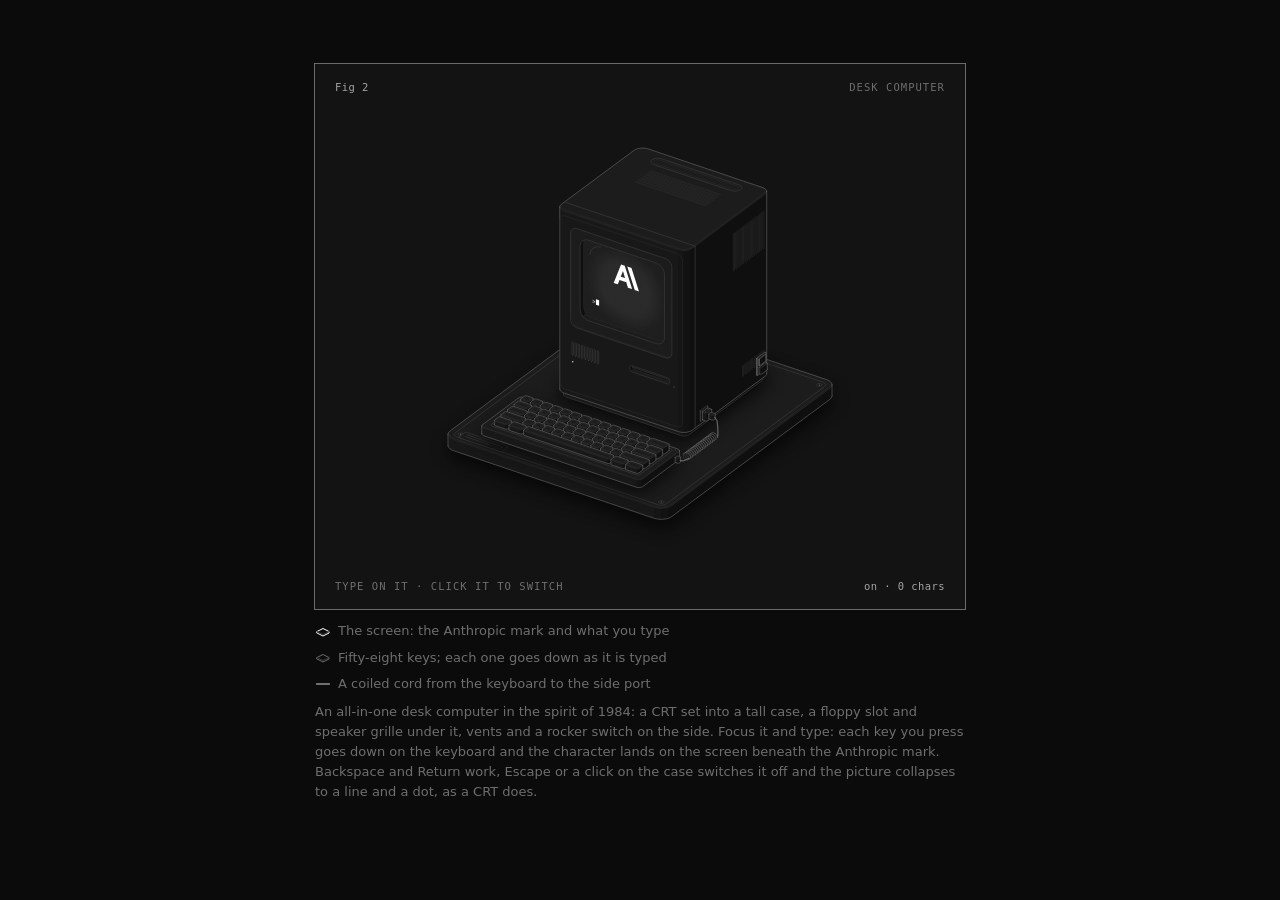
<file: .agents/skills/anatomy/examples/desk-computer/desk-computer.html>
<!doctype html><html lang="en"><head><meta charset="utf-8"><meta name="viewport" content="width=device-width, initial-scale=1"><title>Desk computer</title><style>
.iso{
  --anatomy-page:#0b0b0b;--anatomy-card:#131313;--anatomy-text:#a3a3a3;--anatomy-strong:#e6e6e6;--anatomy-muted:#6e6e6e;
  --anatomy-paper:#131313;--anatomy-face:#1b1b1b;--anatomy-top:#1c1c1c;
  --anatomy-shade-0:#0f0f0f;--anatomy-shade-1:#121212;--anatomy-shade-2:#151515;--anatomy-shade-3:#181818;
  --anatomy-lit-top:#262626;--anatomy-lit-shade:#1d1d1d;
  --anatomy-hi:#d4d4d4;--anatomy-mid:#6a6a6a;--anatomy-lo:#3e3e3e;--anatomy-faint:#2a2a2a;--anatomy-lit:#ffffff;
  --anatomy-halo:#050505;--anatomy-halo-opacity:.9;--anatomy-dot:#e6e6e6;
  --anatomy-red:#ff6b6b;--anatomy-green:#6be0a0;--anatomy-blue:#6b9bff;
  --anatomy-weight:.6px;--anatomy-ease:cubic-bezier(.32,.72,0,1);
  --anatomy-mono:ui-monospace,"SF Mono",Menlo,Consolas,monospace;
  --anatomy-lift:inset 0 1px 0 0 #ffffff0a,inset 0 0 0 1px #ffffff06,0 0 0 1px #00000026,0 1px 1px -.5px #00000014,0 3px 3px -1.5px #00000014,0 6px 6px -3px #00000014,0 12px 12px -6px #00000014;
}
.iso[data-theme="light"]{
  --anatomy-page:#f2f2ef;--anatomy-card:#fbfbfa;--anatomy-text:#57575a;--anatomy-strong:#18181a;--anatomy-muted:#8c8c90;
  --anatomy-paper:#fbfbfa;--anatomy-face:#ffffff;--anatomy-top:#ffffff;
  --anatomy-shade-0:#dcdcd9;--anatomy-shade-1:#e5e5e2;--anatomy-shade-2:#ededea;--anatomy-shade-3:#f4f4f1;
  --anatomy-lit-top:#ffffff;--anatomy-lit-shade:#eeeeeb;
  --anatomy-hi:#26262a;--anatomy-mid:#8a8a8f;--anatomy-lo:#b4b4b8;--anatomy-faint:#d4d4d6;--anatomy-lit:#000000;
  --anatomy-halo:#8a8a80;--anatomy-halo-opacity:.32;--anatomy-dot:#3a3a3e;
  --anatomy-red:#e5484d;--anatomy-green:#30a46c;--anatomy-blue:#3e63dd;
  --anatomy-lift:inset 0 1px 0 0 #ffffff,0 0 0 1px #0000000f,0 1px 1px -.5px #0000000a,0 3px 3px -1.5px #0000000a,0 6px 6px -3px #0000000a,0 12px 12px -6px #0000000a;
}
.iso-svg{display:block;width:100%;height:auto;overflow:visible}
.iso-svg path,.iso-svg circle{vector-effect:non-scaling-stroke}
.iso-fill{fill:var(--anatomy-paper);stroke:none}
.iso-solid[data-lit]>.iso-fill{fill:var(--anatomy-face)}
.iso-shade,.iso-top{stroke:none}
.iso-shade[data-shade="0"]{fill:var(--anatomy-shade-0)}
.iso-shade[data-shade="1"]{fill:var(--anatomy-shade-1)}
.iso-shade[data-shade="2"]{fill:var(--anatomy-shade-2)}
.iso-shade[data-shade="3"]{fill:var(--anatomy-shade-3)}
.iso-top{fill:var(--anatomy-top)}
.iso-solid[data-lit]>.iso-top{fill:var(--anatomy-lit-top)}
.iso-solid[data-lit]>.iso-shade{fill:var(--anatomy-lit-shade)}
.iso-solid[data-seamless]>.iso-shade,.iso-solid[data-seamless]>.iso-top{stroke-width:.4;stroke-linejoin:round}
.iso-solid[data-seamless]>.iso-shade[data-shade="0"]{stroke:var(--anatomy-shade-0)}
.iso-solid[data-seamless]>.iso-shade[data-shade="1"]{stroke:var(--anatomy-shade-1)}
.iso-solid[data-seamless]>.iso-shade[data-shade="2"]{stroke:var(--anatomy-shade-2)}
.iso-solid[data-seamless]>.iso-shade[data-shade="3"]{stroke:var(--anatomy-shade-3)}
.iso-solid[data-seamless]>.iso-top{stroke:var(--anatomy-top)}
.iso-solid[data-seamless][data-lit]>.iso-top{stroke:var(--anatomy-lit-top)}
.iso-solid[data-seamless][data-lit]>.iso-shade{stroke:var(--anatomy-lit-shade)}
.iso-solid[data-lit]>.iso-edge{stroke:var(--anatomy-lit)}
.iso-halo{fill:var(--anatomy-halo);stroke:none;filter:blur(9px);opacity:var(--anatomy-halo-opacity);transform:translateY(3px)}
.iso-line{fill:none;stroke:var(--anatomy-lo);stroke-width:var(--anatomy-weight);stroke-linecap:round;stroke-linejoin:round}
.iso-line[data-tone="hi"]{stroke:var(--anatomy-hi)}
.iso-line[data-tone="mid"]{stroke:var(--anatomy-mid)}
.iso-line[data-tone="lo"]{stroke:var(--anatomy-lo)}
.iso-line[data-tone="faint"]{stroke:var(--anatomy-faint)}
.iso-line[data-tone="lit"]{stroke:var(--anatomy-lit)}
.iso-line[data-tone="red"]{stroke:var(--anatomy-red)}
.iso-line[data-tone="green"]{stroke:var(--anatomy-green)}
.iso-line[data-tone="blue"]{stroke:var(--anatomy-blue)}
.iso-line[data-dotted]{stroke-dasharray:.01 3.5;stroke-width:1}
.iso-line[data-dashed]{stroke-dasharray:3 3}
.iso-line[data-flow]{stroke-dasharray:2 6}
.iso-wire-end{fill:var(--anatomy-paper);stroke:var(--anatomy-lo);stroke-width:var(--anatomy-weight)}
.iso-wire[data-tone="hi"] .iso-wire-end{stroke:var(--anatomy-hi)}
.iso-wire[data-tone="mid"] .iso-wire-end{stroke:var(--anatomy-mid)}
.iso-wire[data-tone="faint"] .iso-wire-end{stroke:var(--anatomy-faint)}
.iso-wire[data-tone="lit"] .iso-wire-end{stroke:var(--anatomy-lit)}
.iso-dots circle{fill:var(--anatomy-dot);stroke:none;opacity:.32}
.iso-dots[data-tone="hi"] circle{opacity:.85}
.iso-dots[data-tone="mid"] circle{opacity:.45}
.iso-dots[data-tone="lo"] circle{opacity:.22}
.iso-dots[data-tone="faint"] circle{opacity:.12}
.iso-face-text{fill:var(--anatomy-mid);font-family:var(--anatomy-mono);letter-spacing:.04em}
.iso-face-text[data-tone="hi"]{fill:var(--anatomy-hi)}
.iso-face-text[data-tone="lo"]{fill:var(--anatomy-lo)}
.iso-face-text[data-tone="faint"]{fill:var(--anatomy-faint)}
.tb-body{fill:var(--anatomy-shade-2);stroke:none}
.tb-shine{fill:var(--anatomy-top);stroke:none}
.tb-shade{fill:var(--anatomy-shade-0);stroke:none}
.tb-ring{fill:none;stroke:var(--anatomy-lo);stroke-width:.45;stroke-linecap:butt;stroke-linejoin:round}
.tb-ring[data-tone="mid"]{stroke:var(--anatomy-mid)}
.tb-ring[data-tone="faint"]{stroke:var(--anatomy-faint)}
.tb-ring[data-tone="hi"]{stroke:var(--anatomy-hi)}
@keyframes iso-flow{to{stroke-dashoffset:-32}}
@keyframes iso-pulse{0%,100%{opacity:.18}12%{opacity:1}40%{opacity:.18}}
.iso-line[data-flow]{animation:iso-flow 1600ms linear infinite}
.iso-dots circle[data-pulse]{animation:iso-pulse 1600ms steps(1,end) infinite;animation-delay:var(--pulse-at,0ms)}
.iso-figure{margin:32px 0 36px}
.iso-plate{position:relative;padding:52px 24px;border-radius:0;background:var(--anatomy-card);box-shadow:0 0 0 1px var(--anatomy-mid);--anatomy-paper:var(--anatomy-card)}
.iso-plate-corners{position:absolute;inset:18px 20px;pointer-events:none}
.iso-plate-corner{position:absolute;color:var(--anatomy-muted);font-family:var(--anatomy-mono);font-size:10.5px;line-height:1;letter-spacing:.04em;white-space:nowrap}
.iso-plate-corner[data-corner="fig"]{top:0;left:0;color:var(--anatomy-text)}
.iso-plate-corner[data-corner="title"]{top:0;right:0;text-transform:uppercase;letter-spacing:.1em}
.iso-plate-corner[data-corner="hint"]{bottom:0;left:0;text-transform:uppercase;letter-spacing:.1em}
.iso-plate-corner[data-corner="readout"]{right:0;bottom:0;color:var(--anatomy-text);font-variant-numeric:tabular-nums}
.iso-plate .iso-svg{margin:0 auto}
.iso-legend{display:grid;gap:8px;margin-top:12px;color:var(--anatomy-muted);font-size:13px;line-height:1.55}
.iso-keys{display:flex;flex-wrap:wrap;gap:6px 18px}
.iso-key{display:inline-flex;align-items:center;gap:7px}
.iso-swatch{width:16px;height:10px;flex:none;overflow:visible}
.iso-swatch path{fill:none;stroke:var(--anatomy-hi);stroke-width:1;vector-effect:non-scaling-stroke;stroke-linejoin:round;stroke-linecap:round}
.iso-swatch[data-mark="raised"] path,.iso-swatch[data-mark="flat"] path{stroke:var(--anatomy-mid)}
.iso-swatch[data-mark="lit"] path{stroke:var(--anatomy-lit)}
.iso-swatch[data-mark="dim"] path{stroke:var(--anatomy-lo)}
.iso-swatch[data-mark="dotted"] path{stroke-dasharray:.01 3;stroke-width:1.4}
.iso-swatch[data-mark="dashed"] path{stroke-dasharray:3 2.5}
.iso-swatch[data-mark="red"] path{stroke:var(--anatomy-red)}
.iso-swatch[data-mark="green"] path{stroke:var(--anatomy-green)}
.iso-swatch[data-mark="blue"] path{stroke:var(--anatomy-blue)}
.iso-swatch-crease{stroke:var(--anatomy-lo)!important}
@media (max-width:560px){.iso-plate{padding:48px 12px 70px}.iso-plate-corner[data-corner="hint"]{bottom:18px}}
@media (prefers-reduced-motion:reduce){.iso-line[data-flow],.iso-dots circle[data-pulse]{animation:none}}

*{box-sizing:border-box}
html{color-scheme:dark}
body[data-theme="light"]{color-scheme:light}
body{margin:0;background:var(--anatomy-page);color:var(--anatomy-text);font:14px/1.6 ui-sans-serif,system-ui,-apple-system,"Segoe UI",sans-serif;-webkit-font-smoothing:antialiased}
.iso-page{width:min(650px,100% - 32px);margin:64px auto 96px}
</style></head><body class="iso" data-theme="dark"><main class="iso-page"><style>
.pc-well{fill:var(--anatomy-shade-1)}
.pc-bezel{fill:var(--anatomy-top)}
.pc-dark{fill:var(--anatomy-shade-0)}
.pc-glass{fill:var(--anatomy-shade-0);transition:fill .5s var(--anatomy-ease)}
.pc-glass[data-on]{fill:var(--anatomy-lit-shade)}
.pc-glow{fill:var(--anatomy-lit);opacity:.07;filter:blur(6px)}
.pc-scan{fill:none;stroke:var(--anatomy-faint);stroke-width:.5px;vector-effect:non-scaling-stroke;opacity:.7}
.pc-logo{fill:var(--anatomy-lit);fill-rule:evenodd}
.pc-text{fill:var(--anatomy-lit);font-family:var(--anatomy-mono);letter-spacing:.02em}
.pc-cursor{fill:var(--anatomy-lit);animation:pc-blink 1.06s steps(1,end) infinite}
.pc-beam{fill:none;stroke:var(--anatomy-lit);stroke-width:1.4px;vector-effect:non-scaling-stroke;stroke-linecap:round}
.pc-dot{fill:var(--anatomy-lit)}
.pc-cord{stroke-width:1.1px}
.pc-key,.pc-computer{cursor:pointer}
.pc-key[data-down] .iso-edge{stroke:var(--anatomy-hi)}
[data-part="led"]{transition:opacity .4s var(--anatomy-ease)}
@keyframes pc-blink{50%{opacity:0}}
@media (prefers-reduced-motion:reduce){.pc-cursor{animation:none}}
.pc-sr{position:absolute;width:1px;height:1px;overflow:hidden;clip-path:inset(50%);white-space:nowrap}
.iso-stage{touch-action:pan-y}
.iso-stage:focus{outline:none}
.iso-stage:focus-visible{outline:1px solid var(--anatomy-muted);outline-offset:6px}
</style><figure class="iso-figure"><div class="iso-plate"><div class="iso-plate-corners" aria-hidden="true"><span class="iso-plate-corner" data-corner="fig">Fig 2</span><span class="iso-plate-corner" data-corner="title">Desk computer</span><span class="iso-plate-corner" data-corner="hint">Type on it · click it to switch</span><span class="iso-plate-corner" data-corner="readout" data-readout>on · 0 chars</span></div><div class="iso-stage" tabindex="0" role="group" aria-label="Desk computer. Type to write on its screen; Escape switches the power."><svg xmlns="http://www.w3.org/2000/svg" class="iso-svg" viewBox="0 0 600 440" role="img" aria-label="An all-in-one desk computer in the spirit of 1984 on a bench plate: a tall case with a CRT set into its front showing the Anthropic mark and a typing prompt, a floppy slot and speaker grille below, vents and a rocker switch on the side, and a keyboard joined to a side port by a coiled cord."><path class="iso-halo" d="M108.6 322.8L108.9 321.5L109.6 320.3L110.8 319.3L268.3 202.5L269.9 201.5L271.8 200.8L274 200.2L276.4 199.8L278.9 199.7L281.4 199.8L283.7 200.2L285.9 200.8L485.8 268.2L487.7 269L489.3 269.9L490.4 271L491.1 272.2L491.4 273.5L491.4 284.5L491.1 285.7L490.4 286.9L489.2 288L331.7 404.7L330.1 405.7L328.2 406.5L326 407.1L323.6 407.4L321.1 407.5L318.6 407.4L316.3 407L314.1 406.5L114.2 339.1L112.3 338.3L110.7 337.3L109.6 336.2L108.9 335L108.6 333.8Z"/><g class="iso-solid"><path class="iso-fill" d="M274.1 226.2L274.1 225.2L274.7 224.2L275.6 223.4L276.9 222.6L278.5 222L280.3 221.6L282.2 221.4L284.2 221.4L286.1 221.7L287.9 222.2L289.4 222.8L290.6 223.6L291.4 224.5L291.8 225.5L291.8 227.2L291.7 228.2L291.2 229.2L290.3 230.1L289 230.8L287.4 231.4L285.6 231.8L283.6 232L281.7 232L279.7 231.7L278 231.3L276.5 230.6L275.3 229.8L274.5 228.9L274.1 228Z"/><path class="iso-shade" data-shade="0" d="M290.3 230.1L289 230.8L289 229.1L290.3 228.3ZM289 230.8L287.4 231.4L287.4 229.7L289 229.1ZM291.8 227.2L291.7 228.2L291.7 226.5L291.8 225.5ZM291.7 228.2L291.2 229.2L291.2 227.4L291.7 226.5ZM291.2 229.2L290.3 230.1L290.3 228.3L291.2 227.4Z"/><path class="iso-shade" data-shade="1" d="M287.4 231.4L285.6 231.8L285.6 230.1L287.4 229.7ZM285.6 231.8L283.6 232L283.6 230.3L285.6 230.1Z"/><path class="iso-shade" data-shade="2" d="M283.6 232L281.7 232L281.7 230.2L283.6 230.3ZM281.7 232L279.7 231.7L279.7 230L281.7 230.2ZM279.7 231.7L278 231.3L278 229.5L279.7 230Z"/><path class="iso-shade" data-shade="3" d="M278 231.3L276.5 230.6L276.5 228.9L278 229.5ZM276.5 230.6L275.3 229.8L275.3 228.1L276.5 228.9ZM275.3 229.8L274.5 228.9L274.5 227.2L275.3 228.1ZM274.5 228.9L274.1 228L274.1 226.2L274.5 227.2Z"/><path class="iso-top" d="M290.3 228.3L289 229.1L287.4 229.7L285.6 230.1L283.6 230.3L281.7 230.2L279.7 230L278 229.5L276.5 228.9L275.3 228.1L274.5 227.2L274.1 226.2L274.1 225.2L274.7 224.2L275.6 223.4L276.9 222.6L278.5 222L280.3 221.6L282.2 221.4L284.2 221.4L286.1 221.7L287.9 222.2L289.4 222.8L290.6 223.6L291.4 224.5L291.8 225.5L291.7 226.5L291.2 227.4Z"/><path class="iso-line iso-crease" data-tone="faint" d="M291.8 225.5L291.7 226.5L291.2 227.4L290.3 228.3L289 229.1L287.4 229.7L285.6 230.1L283.6 230.3L281.7 230.2L279.7 230L278 229.5L276.5 228.9L275.3 228.1L274.5 227.2L274.1 226.2"/><path class="iso-line iso-edge" data-tone="lo" d="M274.1 226.2L274.1 225.2L274.7 224.2L275.6 223.4L276.9 222.6L278.5 222L280.3 221.6L282.2 221.4L284.2 221.4L286.1 221.7L287.9 222.2L289.4 222.8L290.6 223.6L291.4 224.5L291.8 225.5M291.8 227.2L291.7 228.2L291.2 229.2L290.3 230.1L289 230.8L287.4 231.4L285.6 231.8L283.6 232L281.7 232L279.7 231.7L278 231.3L276.5 230.6L275.3 229.8L274.5 228.9L274.1 228M274.1 226.2L274.1 228M291.8 225.5L291.8 227.2"/></g><g class="iso-solid"><path class="iso-fill" d="M276.1 222.4L276.2 221.6L276.5 220.9L277.3 220.2L278.2 219.6L279.5 219.1L280.9 218.8L282.4 218.7L283.9 218.7L285.4 218.9L286.8 219.3L287.9 219.8L288.9 220.4L289.5 221.1L289.8 221.8L289.8 225.6L289.7 226.3L289.3 227.1L288.6 227.8L287.6 228.3L286.4 228.8L285 229.1L283.5 229.3L281.9 229.2L280.5 229L279.1 228.7L277.9 228.2L277 227.6L276.4 226.9L276.1 226.1Z"/><path class="iso-shade" data-shade="0" d="M288.6 227.8L287.6 228.3L287.6 224.6L288.6 224ZM287.6 228.3L286.4 228.8L286.4 225.1L287.6 224.6ZM289.8 225.6L289.7 226.3L289.7 222.6L289.8 221.8ZM289.7 226.3L289.3 227.1L289.3 223.3L289.7 222.6ZM289.3 227.1L288.6 227.8L288.6 224L289.3 223.3Z"/><path class="iso-shade" data-shade="1" d="M286.4 228.8L285 229.1L285 225.4L286.4 225.1ZM285 229.1L283.5 229.3L283.5 225.5L285 225.4Z"/><path class="iso-shade" data-shade="2" d="M283.5 229.3L281.9 229.2L281.9 225.5L283.5 225.5ZM281.9 229.2L280.5 229L280.5 225.3L281.9 225.5ZM280.5 229L279.1 228.7L279.1 224.9L280.5 225.3Z"/><path class="iso-shade" data-shade="3" d="M279.1 228.7L277.9 228.2L277.9 224.5L279.1 224.9ZM277.9 228.2L277 227.6L277 223.8L277.9 224.5ZM277 227.6L276.4 226.9L276.4 223.1L277 223.8ZM276.4 226.9L276.1 226.1L276.1 222.4L276.4 223.1Z"/><path class="iso-top" d="M288.6 224L287.6 224.6L286.4 225.1L285 225.4L283.5 225.5L281.9 225.5L280.5 225.3L279.1 224.9L277.9 224.5L277 223.8L276.4 223.1L276.1 222.4L276.2 221.6L276.5 220.9L277.3 220.2L278.2 219.6L279.5 219.1L280.9 218.8L282.4 218.7L283.9 218.7L285.4 218.9L286.8 219.3L287.9 219.8L288.9 220.4L289.5 221.1L289.8 221.8L289.7 222.6L289.3 223.3Z"/><path class="iso-line iso-crease" data-tone="faint" d="M289.8 221.8L289.7 222.6L289.3 223.3L288.6 224L287.6 224.6L286.4 225.1L285 225.4L283.5 225.5L281.9 225.5L280.5 225.3L279.1 224.9L277.9 224.5L277 223.8L276.4 223.1L276.1 222.4"/><path class="iso-line iso-edge" data-tone="mid" d="M276.1 222.4L276.2 221.6L276.5 220.9L277.3 220.2L278.2 219.6L279.5 219.1L280.9 218.8L282.4 218.7L283.9 218.7L285.4 218.9L286.8 219.3L287.9 219.8L288.9 220.4L289.5 221.1L289.8 221.8M289.8 225.6L289.7 226.3L289.3 227.1L288.6 227.8L287.6 228.3L286.4 228.8L285 229.1L283.5 229.3L281.9 229.2L280.5 229L279.1 228.7L277.9 228.2L277 227.6L276.4 226.9L276.1 226.1M276.1 222.4L276.1 226.1M289.8 221.8L289.8 225.6"/></g><g class="iso-solid"><path class="iso-fill" d="M448.7 285.1L448.8 284.1L449.3 283.1L450.2 282.2L451.5 281.5L453.1 280.9L454.9 280.5L456.8 280.3L458.8 280.3L460.7 280.6L462.5 281.1L464 281.7L465.2 282.5L466 283.4L466.4 284.4L466.4 286.1L466.3 287.1L465.8 288.1L464.9 289L463.6 289.7L462 290.3L460.2 290.7L458.3 290.9L456.3 290.9L454.3 290.6L452.6 290.2L451.1 289.5L449.9 288.7L449.1 287.8L448.7 286.8Z"/><path class="iso-shade" data-shade="0" d="M464.9 289L463.6 289.7L463.6 288L464.9 287.2ZM463.6 289.7L462 290.3L462 288.6L463.6 288ZM466.4 286.1L466.3 287.1L466.3 285.4L466.4 284.4ZM466.3 287.1L465.8 288.1L465.8 286.3L466.3 285.4ZM465.8 288.1L464.9 289L464.9 287.2L465.8 286.3Z"/><path class="iso-shade" data-shade="1" d="M462 290.3L460.2 290.7L460.2 289L462 288.6ZM460.2 290.7L458.3 290.9L458.3 289.2L460.2 289Z"/><path class="iso-shade" data-shade="2" d="M458.3 290.9L456.3 290.9L456.3 289.1L458.3 289.2ZM456.3 290.9L454.3 290.6L454.3 288.9L456.3 289.1ZM454.3 290.6L452.6 290.2L452.6 288.4L454.3 288.9Z"/><path class="iso-shade" data-shade="3" d="M452.6 290.2L451.1 289.5L451.1 287.8L452.6 288.4ZM451.1 289.5L449.9 288.7L449.9 287L451.1 287.8ZM449.9 288.7L449.1 287.8L449.1 286.1L449.9 287ZM449.1 287.8L448.7 286.8L448.7 285.1L449.1 286.1Z"/><path class="iso-top" d="M464.9 287.2L463.6 288L462 288.6L460.2 289L458.3 289.2L456.3 289.1L454.3 288.9L452.6 288.4L451.1 287.8L449.9 287L449.1 286.1L448.7 285.1L448.8 284.1L449.3 283.1L450.2 282.2L451.5 281.5L453.1 280.9L454.9 280.5L456.8 280.3L458.8 280.3L460.7 280.6L462.5 281.1L464 281.7L465.2 282.5L466 283.4L466.4 284.4L466.3 285.4L465.8 286.3Z"/><path class="iso-line iso-crease" data-tone="faint" d="M466.4 284.4L466.3 285.4L465.8 286.3L464.9 287.2L463.6 288L462 288.6L460.2 289L458.3 289.2L456.3 289.1L454.3 288.9L452.6 288.4L451.1 287.8L449.9 287L449.1 286.1L448.7 285.1"/><path class="iso-line iso-edge" data-tone="lo" d="M448.7 285.1L448.8 284.1L449.3 283.1L450.2 282.2L451.5 281.5L453.1 280.9L454.9 280.5L456.8 280.3L458.8 280.3L460.7 280.6L462.5 281.1L464 281.7L465.2 282.5L466 283.4L466.4 284.4M466.4 286.1L466.3 287.1L465.8 288.1L464.9 289L463.6 289.7L462 290.3L460.2 290.7L458.3 290.9L456.3 290.9L454.3 290.6L452.6 290.2L451.1 289.5L449.9 288.7L449.1 287.8L448.7 286.8M448.7 285.1L448.7 286.8M466.4 284.4L466.4 286.1"/></g><g class="iso-solid"><path class="iso-fill" d="M450.7 281.3L450.8 280.5L451.2 279.8L451.9 279.1L452.9 278.5L454.1 278L455.5 277.7L457 277.6L458.5 277.6L460 277.8L461.4 278.2L462.5 278.7L463.5 279.3L464.1 280L464.4 280.7L464.4 284.5L464.3 285.2L463.9 286L463.2 286.6L462.2 287.2L461 287.7L459.6 288L458.1 288.1L456.6 288.1L455.1 287.9L453.7 287.6L452.5 287.1L451.6 286.5L451 285.8L450.7 285Z"/><path class="iso-shade" data-shade="0" d="M463.2 286.6L462.2 287.2L462.2 283.5L463.2 282.9ZM462.2 287.2L461 287.7L461 284L462.2 283.5ZM464.4 284.5L464.3 285.2L464.3 281.5L464.4 280.7ZM464.3 285.2L463.9 286L463.9 282.2L464.3 281.5ZM463.9 286L463.2 286.6L463.2 282.9L463.9 282.2Z"/><path class="iso-shade" data-shade="1" d="M461 287.7L459.6 288L459.6 284.3L461 284ZM459.6 288L458.1 288.1L458.1 284.4L459.6 284.3Z"/><path class="iso-shade" data-shade="2" d="M458.1 288.1L456.6 288.1L456.6 284.4L458.1 284.4ZM456.6 288.1L455.1 287.9L455.1 284.2L456.6 284.4ZM455.1 287.9L453.7 287.6L453.7 283.8L455.1 284.2Z"/><path class="iso-shade" data-shade="3" d="M453.7 287.6L452.5 287.1L452.5 283.3L453.7 283.8ZM452.5 287.1L451.6 286.5L451.6 282.7L452.5 283.3ZM451.6 286.5L451 285.8L451 282L451.6 282.7ZM451 285.8L450.7 285L450.7 281.3L451 282Z"/><path class="iso-top" d="M463.2 282.9L462.2 283.5L461 284L459.6 284.3L458.1 284.4L456.6 284.4L455.1 284.2L453.7 283.8L452.5 283.3L451.6 282.7L451 282L450.7 281.3L450.8 280.5L451.2 279.8L451.9 279.1L452.9 278.5L454.1 278L455.5 277.7L457 277.6L458.5 277.6L460 277.8L461.4 278.2L462.5 278.7L463.5 279.3L464.1 280L464.4 280.7L464.3 281.5L463.9 282.2Z"/><path class="iso-line iso-crease" data-tone="faint" d="M464.4 280.7L464.3 281.5L463.9 282.2L463.2 282.9L462.2 283.5L461 284L459.6 284.3L458.1 284.4L456.6 284.4L455.1 284.2L453.7 283.8L452.5 283.3L451.6 282.7L451 282L450.7 281.3"/><path class="iso-line iso-edge" data-tone="mid" d="M450.7 281.3L450.8 280.5L451.2 279.8L451.9 279.1L452.9 278.5L454.1 278L455.5 277.7L457 277.6L458.5 277.6L460 277.8L461.4 278.2L462.5 278.7L463.5 279.3L464.1 280L464.4 280.7M464.4 284.5L464.3 285.2L463.9 286L463.2 286.6L462.2 287.2L461 287.7L459.6 288L458.1 288.1L456.6 288.1L455.1 287.9L453.7 287.6L452.5 287.1L451.6 286.5L451 285.8L450.7 285M450.7 281.3L450.7 285M464.4 280.7L464.4 284.5"/></g><g class="iso-solid"><path class="iso-fill" d="M133.6 330.3L133.7 329.3L134.2 328.4L135.1 327.5L136.4 326.7L138 326.1L139.8 325.7L141.7 325.6L143.7 325.6L145.7 325.8L147.4 326.3L148.9 326.9L150.1 327.7L150.9 328.6L151.3 329.6L151.3 331.4L151.2 332.4L150.7 333.3L149.8 334.2L148.5 335L146.9 335.6L145.1 336L143.2 336.2L141.2 336.1L139.3 335.9L137.5 335.4L136 334.8L134.8 334L134 333.1L133.6 332.1Z"/><path class="iso-shade" data-shade="0" d="M149.8 334.2L148.5 335L148.5 333.2L149.8 332.5ZM148.5 335L146.9 335.6L146.9 333.8L148.5 333.2ZM151.3 331.4L151.2 332.4L151.2 330.6L151.3 329.6ZM151.2 332.4L150.7 333.3L150.7 331.6L151.2 330.6ZM150.7 333.3L149.8 334.2L149.8 332.5L150.7 331.6Z"/><path class="iso-shade" data-shade="1" d="M146.9 335.6L145.1 336L145.1 334.2L146.9 333.8ZM145.1 336L143.2 336.2L143.2 334.4L145.1 334.2Z"/><path class="iso-shade" data-shade="2" d="M143.2 336.2L141.2 336.1L141.2 334.4L143.2 334.4ZM141.2 336.1L139.3 335.9L139.3 334.1L141.2 334.4ZM139.3 335.9L137.5 335.4L137.5 333.7L139.3 334.1Z"/><path class="iso-shade" data-shade="3" d="M137.5 335.4L136 334.8L136 333L137.5 333.7ZM136 334.8L134.8 334L134.8 332.2L136 333ZM134.8 334L134 333.1L134 331.3L134.8 332.2ZM134 333.1L133.6 332.1L133.6 330.3L134 331.3Z"/><path class="iso-top" d="M149.8 332.5L148.5 333.2L146.9 333.8L145.1 334.2L143.2 334.4L141.2 334.4L139.3 334.1L137.5 333.7L136 333L134.8 332.2L134 331.3L133.6 330.3L133.7 329.3L134.2 328.4L135.1 327.5L136.4 326.7L138 326.1L139.8 325.7L141.7 325.6L143.7 325.6L145.7 325.8L147.4 326.3L148.9 326.9L150.1 327.7L150.9 328.6L151.3 329.6L151.2 330.6L150.7 331.6Z"/><path class="iso-line iso-crease" data-tone="faint" d="M151.3 329.6L151.2 330.6L150.7 331.6L149.8 332.5L148.5 333.2L146.9 333.8L145.1 334.2L143.2 334.4L141.2 334.4L139.3 334.1L137.5 333.7L136 333L134.8 332.2L134 331.3L133.6 330.3"/><path class="iso-line iso-edge" data-tone="lo" d="M133.6 330.3L133.7 329.3L134.2 328.4L135.1 327.5L136.4 326.7L138 326.1L139.8 325.7L141.7 325.6L143.7 325.6L145.7 325.8L147.4 326.3L148.9 326.9L150.1 327.7L150.9 328.6L151.3 329.6M151.3 331.4L151.2 332.4L150.7 333.3L149.8 334.2L148.5 335L146.9 335.6L145.1 336L143.2 336.2L141.2 336.1L139.3 335.9L137.5 335.4L136 334.8L134.8 334L134 333.1L133.6 332.1M133.6 330.3L133.6 332.1M151.3 329.6L151.3 331.4"/></g><g class="iso-solid"><path class="iso-fill" d="M135.6 326.5L135.7 325.7L136.1 325L136.8 324.3L137.8 323.7L139 323.3L140.4 323L141.9 322.8L143.4 322.9L144.9 323L146.3 323.4L147.5 323.9L148.4 324.5L149 325.2L149.3 326L149.3 329.7L149.2 330.5L148.8 331.2L148.1 331.9L147.1 332.5L145.9 332.9L144.5 333.2L143 333.4L141.5 333.4L140 333.2L138.6 332.8L137.5 332.3L136.5 331.7L135.9 331L135.6 330.3Z"/><path class="iso-shade" data-shade="0" d="M148.1 331.9L147.1 332.5L147.1 328.7L148.1 328.2ZM147.1 332.5L145.9 332.9L145.9 329.2L147.1 328.7ZM149.3 329.7L149.2 330.5L149.2 326.7L149.3 326ZM149.2 330.5L148.8 331.2L148.8 327.5L149.2 326.7ZM148.8 331.2L148.1 331.9L148.1 328.2L148.8 327.5Z"/><path class="iso-shade" data-shade="1" d="M145.9 332.9L144.5 333.2L144.5 329.5L145.9 329.2ZM144.5 333.2L143 333.4L143 329.7L144.5 329.5Z"/><path class="iso-shade" data-shade="2" d="M143 333.4L141.5 333.4L141.5 329.6L143 329.7ZM141.5 333.4L140 333.2L140 329.4L141.5 329.6ZM140 333.2L138.6 332.8L138.6 329.1L140 329.4Z"/><path class="iso-shade" data-shade="3" d="M138.6 332.8L137.5 332.3L137.5 328.6L138.6 329.1ZM137.5 332.3L136.5 331.7L136.5 328L137.5 328.6ZM136.5 331.7L135.9 331L135.9 327.3L136.5 328ZM135.9 331L135.6 330.3L135.6 326.5L135.9 327.3Z"/><path class="iso-top" d="M148.1 328.2L147.1 328.7L145.9 329.2L144.5 329.5L143 329.7L141.5 329.6L140 329.4L138.6 329.1L137.5 328.6L136.5 328L135.9 327.3L135.6 326.5L135.7 325.7L136.1 325L136.8 324.3L137.8 323.7L139 323.3L140.4 323L141.9 322.8L143.4 322.9L144.9 323L146.3 323.4L147.5 323.9L148.4 324.5L149 325.2L149.3 326L149.2 326.7L148.8 327.5Z"/><path class="iso-line iso-crease" data-tone="faint" d="M149.3 326L149.2 326.7L148.8 327.5L148.1 328.2L147.1 328.7L145.9 329.2L144.5 329.5L143 329.7L141.5 329.6L140 329.4L138.6 329.1L137.5 328.6L136.5 328L135.9 327.3L135.6 326.5"/><path class="iso-line iso-edge" data-tone="mid" d="M135.6 326.5L135.7 325.7L136.1 325L136.8 324.3L137.8 323.7L139 323.3L140.4 323L141.9 322.8L143.4 322.9L144.9 323L146.3 323.4L147.5 323.9L148.4 324.5L149 325.2L149.3 326M149.3 329.7L149.2 330.5L148.8 331.2L148.1 331.9L147.1 332.5L145.9 332.9L144.5 333.2L143 333.4L141.5 333.4L140 333.2L138.6 332.8L137.5 332.3L136.5 331.7L135.9 331L135.6 330.3M135.6 326.5L135.6 330.3M149.3 326L149.3 329.7"/></g><g class="iso-solid"><path class="iso-fill" d="M308.2 389.2L308.3 388.2L308.8 387.3L309.7 386.4L311 385.6L312.6 385L314.4 384.6L316.4 384.4L318.3 384.5L320.3 384.7L322 385.2L323.5 385.8L324.7 386.6L325.5 387.5L325.9 388.5L325.9 390.3L325.9 391.3L325.3 392.2L324.4 393.1L323.1 393.9L321.5 394.5L319.7 394.9L317.8 395.1L315.8 395L313.9 394.8L312.1 394.3L310.6 393.7L309.4 392.9L308.6 392L308.2 391Z"/><path class="iso-shade" data-shade="0" d="M324.4 393.1L323.1 393.9L323.1 392.1L324.4 391.4ZM323.1 393.9L321.5 394.5L321.5 392.7L323.1 392.1ZM325.9 390.3L325.9 391.3L325.9 389.5L325.9 388.5ZM325.9 391.3L325.3 392.2L325.3 390.5L325.9 389.5ZM325.3 392.2L324.4 393.1L324.4 391.4L325.3 390.5Z"/><path class="iso-shade" data-shade="1" d="M321.5 394.5L319.7 394.9L319.7 393.1L321.5 392.7ZM319.7 394.9L317.8 395.1L317.8 393.3L319.7 393.1Z"/><path class="iso-shade" data-shade="2" d="M317.8 395.1L315.8 395L315.8 393.3L317.8 393.3ZM315.8 395L313.9 394.8L313.9 393L315.8 393.3ZM313.9 394.8L312.1 394.3L312.1 392.5L313.9 393Z"/><path class="iso-shade" data-shade="3" d="M312.1 394.3L310.6 393.7L310.6 391.9L312.1 392.5ZM310.6 393.7L309.4 392.9L309.4 391.1L310.6 391.9ZM309.4 392.9L308.6 392L308.6 390.2L309.4 391.1ZM308.6 392L308.2 391L308.2 389.2L308.6 390.2Z"/><path class="iso-top" d="M324.4 391.4L323.1 392.1L321.5 392.7L319.7 393.1L317.8 393.3L315.8 393.3L313.9 393L312.1 392.5L310.6 391.9L309.4 391.1L308.6 390.2L308.2 389.2L308.3 388.2L308.8 387.3L309.7 386.4L311 385.6L312.6 385L314.4 384.6L316.4 384.4L318.3 384.5L320.3 384.7L322 385.2L323.5 385.8L324.7 386.6L325.5 387.5L325.9 388.5L325.9 389.5L325.3 390.5Z"/><path class="iso-line iso-crease" data-tone="faint" d="M325.9 388.5L325.9 389.5L325.3 390.5L324.4 391.4L323.1 392.1L321.5 392.7L319.7 393.1L317.8 393.3L315.8 393.3L313.9 393L312.1 392.5L310.6 391.9L309.4 391.1L308.6 390.2L308.2 389.2"/><path class="iso-line iso-edge" data-tone="lo" d="M308.2 389.2L308.3 388.2L308.8 387.3L309.7 386.4L311 385.6L312.6 385L314.4 384.6L316.4 384.4L318.3 384.5L320.3 384.7L322 385.2L323.5 385.8L324.7 386.6L325.5 387.5L325.9 388.5M325.9 390.3L325.9 391.3L325.3 392.2L324.4 393.1L323.1 393.9L321.5 394.5L319.7 394.9L317.8 395.1L315.8 395L313.9 394.8L312.1 394.3L310.6 393.7L309.4 392.9L308.6 392L308.2 391M308.2 389.2L308.2 391M325.9 388.5L325.9 390.3"/></g><g class="iso-solid"><path class="iso-fill" d="M310.2 385.4L310.3 384.6L310.7 383.9L311.4 383.2L312.4 382.6L313.6 382.2L315 381.9L316.5 381.7L318.1 381.7L319.5 381.9L320.9 382.3L322.1 382.8L323 383.4L323.6 384.1L323.9 384.9L323.9 388.6L323.8 389.4L323.5 390.1L322.7 390.8L321.8 391.4L320.5 391.8L319.1 392.1L317.6 392.3L316.1 392.3L314.6 392.1L313.2 391.7L312.1 391.2L311.1 390.6L310.5 389.9L310.2 389.1Z"/><path class="iso-shade" data-shade="0" d="M322.7 390.8L321.8 391.4L321.8 387.6L322.7 387ZM321.8 391.4L320.5 391.8L320.5 388.1L321.8 387.6ZM323.9 388.6L323.8 389.4L323.8 385.6L323.9 384.9ZM323.8 389.4L323.5 390.1L323.5 386.4L323.8 385.6ZM323.5 390.1L322.7 390.8L322.7 387L323.5 386.4Z"/><path class="iso-shade" data-shade="1" d="M320.5 391.8L319.1 392.1L319.1 388.4L320.5 388.1ZM319.1 392.1L317.6 392.3L317.6 388.5L319.1 388.4Z"/><path class="iso-shade" data-shade="2" d="M317.6 392.3L316.1 392.3L316.1 388.5L317.6 388.5ZM316.1 392.3L314.6 392.1L314.6 388.3L316.1 388.5ZM314.6 392.1L313.2 391.7L313.2 388L314.6 388.3Z"/><path class="iso-shade" data-shade="3" d="M313.2 391.7L312.1 391.2L312.1 387.5L313.2 388ZM312.1 391.2L311.1 390.6L311.1 386.9L312.1 387.5ZM311.1 390.6L310.5 389.9L310.5 386.2L311.1 386.9ZM310.5 389.9L310.2 389.1L310.2 385.4L310.5 386.2Z"/><path class="iso-top" d="M322.7 387L321.8 387.6L320.5 388.1L319.1 388.4L317.6 388.5L316.1 388.5L314.6 388.3L313.2 388L312.1 387.5L311.1 386.9L310.5 386.2L310.2 385.4L310.3 384.6L310.7 383.9L311.4 383.2L312.4 382.6L313.6 382.2L315 381.9L316.5 381.7L318.1 381.7L319.5 381.9L320.9 382.3L322.1 382.8L323 383.4L323.6 384.1L323.9 384.9L323.8 385.6L323.5 386.4Z"/><path class="iso-line iso-crease" data-tone="faint" d="M323.9 384.9L323.8 385.6L323.5 386.4L322.7 387L321.8 387.6L320.5 388.1L319.1 388.4L317.6 388.5L316.1 388.5L314.6 388.3L313.2 388L312.1 387.5L311.1 386.9L310.5 386.2L310.2 385.4"/><path class="iso-line iso-edge" data-tone="mid" d="M310.2 385.4L310.3 384.6L310.7 383.9L311.4 383.2L312.4 382.6L313.6 382.2L315 381.9L316.5 381.7L318.1 381.7L319.5 381.9L320.9 382.3L322.1 382.8L323 383.4L323.6 384.1L323.9 384.9M323.9 388.6L323.8 389.4L323.5 390.1L322.7 390.8L321.8 391.4L320.5 391.8L319.1 392.1L317.6 392.3L316.1 392.3L314.6 392.1L313.2 391.7L312.1 391.2L311.1 390.6L310.5 389.9L310.2 389.1M310.2 385.4L310.2 389.1M323.9 384.9L323.9 388.6"/></g><g class="iso-solid"><path class="iso-fill" d="M108.6 317.3L108.9 316L109.6 314.9L110.8 313.8L268.3 197L269.9 196L271.8 195.3L274 194.7L276.4 194.3L278.9 194.2L281.4 194.3L283.7 194.7L285.9 195.3L485.8 262.7L487.7 263.5L489.3 264.5L490.4 265.6L491.1 266.7L491.4 268L491.4 279L491.1 280.2L490.4 281.4L489.2 282.5L331.7 399.2L330.1 400.2L328.2 401L326 401.6L323.6 401.9L321.1 402L318.6 401.9L316.3 401.5L314.1 401L114.2 333.6L112.3 332.8L110.7 331.8L109.6 330.7L108.9 329.5L108.6 328.3Z"/><path class="iso-shade" data-shade="0" d="M491.4 279L491.1 280.2L491.1 269.2L491.4 268ZM491.1 280.2L490.4 281.4L490.4 270.4L491.1 269.2ZM490.4 281.4L489.2 282.5L489.2 271.5L490.4 270.4ZM489.2 282.5L331.7 399.2L331.7 388.3L489.2 271.5ZM331.7 399.2L330.1 400.2L330.1 389.2L331.7 388.3ZM330.1 400.2L328.2 401L328.2 390L330.1 389.2Z"/><path class="iso-shade" data-shade="1" d="M328.2 401L326 401.6L326 390.6L328.2 390ZM326 401.6L323.6 401.9L323.6 390.9L326 390.6ZM323.6 401.9L321.1 402L321.1 391.1L323.6 390.9Z"/><path class="iso-shade" data-shade="2" d="M321.1 402L318.6 401.9L318.6 390.9L321.1 391.1ZM318.6 401.9L316.3 401.5L316.3 390.6L318.6 390.9ZM316.3 401.5L314.1 401L314.1 390L316.3 390.6Z"/><path class="iso-shade" data-shade="3" d="M314.1 401L114.2 333.6L114.2 322.6L314.1 390ZM114.2 333.6L112.3 332.8L112.3 321.8L114.2 322.6ZM112.3 332.8L110.7 331.8L110.7 320.8L112.3 321.8ZM110.7 331.8L109.6 330.7L109.6 319.7L110.7 320.8ZM109.6 330.7L108.9 329.5L108.9 318.5L109.6 319.7ZM108.9 329.5L108.6 328.3L108.6 317.3L108.9 318.5Z"/><path class="iso-top" d="M485.8 262.7L487.7 263.5L489.3 264.5L490.4 265.6L491.1 266.7L491.4 268L491.1 269.2L490.4 270.4L489.2 271.5L331.7 388.3L330.1 389.2L328.2 390L326 390.6L323.6 390.9L321.1 391.1L318.6 390.9L316.3 390.6L314.1 390L114.2 322.6L112.3 321.8L110.7 320.8L109.6 319.7L108.9 318.5L108.6 317.3L108.9 316L109.6 314.9L110.8 313.8L268.3 197L269.9 196L271.8 195.3L274 194.7L276.4 194.3L278.9 194.2L281.4 194.3L283.7 194.7L285.9 195.3Z"/><path class="iso-line iso-crease" data-tone="faint" d="M491.4 268L491.1 269.2L490.4 270.4L489.2 271.5L331.7 388.3L330.1 389.2L328.2 390L326 390.6L323.6 390.9L321.1 391.1L318.6 390.9L316.3 390.6L314.1 390L114.2 322.6L112.3 321.8L110.7 320.8L109.6 319.7L108.9 318.5L108.6 317.3"/><path class="iso-line iso-bevel" data-tone="faint" d="M491.4 268L489.1 269L488.5 270L487.5 271L330.1 387.7L328.7 388.5L327.1 389.2L325.2 389.6L323.2 389.9L321.1 390L319 389.9L317.1 389.6L315.1 389.1L115.4 321.8L113.7 321.1L112.4 320.3L111.5 319.3L110.9 318.3L108.6 317.3"/><path class="iso-line iso-edge" data-tone="mid" d="M108.6 317.3L108.9 316L109.6 314.9L110.8 313.8L268.3 197L269.9 196L271.8 195.3L274 194.7L276.4 194.3L278.9 194.2L281.4 194.3L283.7 194.7L285.9 195.3L485.8 262.7L487.7 263.5L489.3 264.5L490.4 265.6L491.1 266.7L491.4 268M491.4 279L491.1 280.2L490.4 281.4L489.2 282.5L331.7 399.2L330.1 400.2L328.2 401L326 401.6L323.6 401.9L321.1 402L318.6 401.9L316.3 401.5L314.1 401L114.2 333.6L112.3 332.8L110.7 331.8L109.6 330.7L108.9 329.5L108.6 328.3M491.4 268L491.4 279M108.6 317.3L108.6 328.3"/></g><path class="iso-line" data-tone="lo" d="M482.2 265.3L483.2 265.7L484 266.2L484.6 266.8L484.9 267.3L485 268L484.9 268.6L484.5 269.2L483.9 269.7L326.4 386.5L325.6 387L324.7 387.4L323.6 387.6L322.4 387.8L321.1 387.9L319.9 387.8L318.7 387.6L317.6 387.3L117.8 319.9L116.8 319.5L116 319.1L115.4 318.5L115.1 317.9L115 317.3L115.1 316.7L115.5 316.1L116.1 315.5L273.6 198.8L274.4 198.3L275.3 197.9L276.4 197.6L277.6 197.4L278.9 197.4L280.1 197.4L281.3 197.6L282.4 197.9Z"/><path class="iso-line" data-tone="lo" d="M281.1 201.3L280.4 201.7L279.4 201.9L278.3 201.9L277.3 201.7L276.5 201.3L276.1 200.8L276.1 200.3L276.5 199.8L277.3 199.4L278.3 199.2L279.4 199.2L280.4 199.4L281.2 199.8L281.6 200.3L281.6 200.8ZM481 268.7L480.2 269.1L479.2 269.3L478.1 269.3L477.1 269.1L476.4 268.7L475.9 268.2L475.9 267.7L476.4 267.2L477.1 266.8L478.1 266.6L479.2 266.6L480.2 266.8L481 267.2L481.4 267.7L481.4 268.2ZM123.6 318.1L122.9 318.5L121.9 318.7L120.8 318.7L119.8 318.5L119 318.1L118.6 317.6L118.6 317L119 316.5L119.8 316.1L120.8 315.9L121.9 315.9L122.9 316.2L123.6 316.5L124.1 317L124.1 317.6ZM323.5 385.5L322.7 385.9L321.7 386.1L320.6 386.1L319.6 385.9L318.8 385.5L318.4 385L318.4 384.4L318.9 383.9L319.6 383.5L320.6 383.3L321.7 383.3L322.7 383.6L323.5 383.9L323.9 384.4L323.9 385Z"/><g class="iso-dots" data-tone="mid"><circle cx="278.8" cy="200.6" r="0.5"/><circle cx="478.7" cy="268" r="0.5"/><circle cx="121.3" cy="317.3" r="0.5"/><circle cx="321.2" cy="384.7" r="0.5"/></g><g class="iso-solid"><path class="iso-fill" d="M120.5 319.5L120.7 319.1L125.4 315.7L126 315.4L126.8 315.3L127.5 315.5L167.1 328.8L167.6 329.1L167.7 329.5L167.7 330.4L167.5 330.7L162.8 334.2L162.2 334.5L161.4 334.5L160.7 334.4L121.1 321.1L120.6 320.8L120.5 320.4Z"/><path class="iso-shade" data-shade="0" d="M167.7 330.4L167.5 330.7L167.5 329.9L167.7 329.5ZM167.5 330.7L162.8 334.2L162.8 333.3L167.5 329.9ZM162.8 334.2L162.2 334.5L162.2 333.6L162.8 333.3Z"/><path class="iso-shade" data-shade="1" d="M162.2 334.5L161.4 334.5L161.4 333.7L162.2 333.6Z"/><path class="iso-shade" data-shade="2" d="M161.4 334.5L160.7 334.4L160.7 333.5L161.4 333.7Z"/><path class="iso-shade" data-shade="3" d="M160.7 334.4L121.1 321.1L121.1 320.2L160.7 333.5ZM121.1 321.1L120.6 320.8L120.6 319.9L121.1 320.2ZM120.6 320.8L120.5 320.4L120.5 319.5L120.6 319.9Z"/><path class="iso-top" d="M167.1 328.8L167.6 329.1L167.7 329.5L167.5 329.9L162.8 333.3L162.2 333.6L161.4 333.7L160.7 333.5L121.1 320.2L120.6 319.9L120.5 319.5L120.7 319.1L125.4 315.7L126 315.4L126.8 315.3L127.5 315.5Z"/><path class="iso-line iso-edge" data-tone="lo" d="M120.5 319.5L120.7 319.1L125.4 315.7L126 315.4L126.8 315.3L127.5 315.5L167.1 328.8L167.6 329.1L167.7 329.5M167.7 330.4L167.5 330.7L162.8 334.2L162.2 334.5L161.4 334.5L160.7 334.4L121.1 321.1L120.6 320.8L120.5 320.4M167.7 329.5L167.7 330.4M120.5 319.5L120.5 320.4"/></g><path class="iso-line" data-tone="lo" data-free="" d="M128.3 318L159.9 328.7M126.2 319.6L149.4 327.4"/><g class="iso-dots" data-tone="mid"><circle cx="162" cy="330.5" r="0.45"/></g><g class="pc-computer" data-part="computer"><path class="iso-halo" d="M220 268.7L220.2 267.7L220.8 266.7L221.7 265.9L294.1 212.2L295.4 211.4L296.9 210.8L298.7 210.4L300.6 210.1L302.5 210L304.5 210.1L306.4 210.4L308.2 210.8L421.8 249.2L423.3 249.8L424.6 250.6L425.5 251.4L426.1 252.4L426.3 253.4L426.3 262.2L426.1 263.2L425.5 264.1L424.5 265L352.2 318.6L350.9 319.4L349.3 320L347.6 320.5L345.7 320.8L343.7 320.9L341.7 320.8L339.8 320.5L338.1 320L224.5 281.7L222.9 281.1L221.7 280.3L220.7 279.4L220.2 278.5L220 277.5Z"/><g class="iso-solid"><path class="iso-fill" d="M223.8 272L223.9 271.4L224.3 270.8L224.9 270.2L297.2 216.6L298 216.1L299 215.7L300.1 215.4L301.3 215.2L302.5 215.2L303.8 215.2L305 215.4L306.1 215.7L419.7 254L420.6 254.4L421.4 254.9L422 255.5L422.3 256.1L422.4 256.7L422.4 262.2L422.3 262.8L422 263.4L421.4 263.9L349 317.6L348.2 318.1L347.2 318.4L346.1 318.7L344.9 318.9L343.7 319L342.5 318.9L341.3 318.7L340.2 318.4L226.6 280.1L225.6 279.7L224.8 279.2L224.3 278.7L223.9 278.1L223.8 277.5Z"/><path class="iso-shade" data-shade="0" d="M422.4 262.2L422.3 262.8L422.3 257.3L422.4 256.7ZM422.3 262.8L422 263.4L422 257.9L422.3 257.3ZM422 263.4L421.4 263.9L421.4 258.4L422 257.9ZM421.4 263.9L349 317.6L349 312.1L421.4 258.4ZM349 317.6L348.2 318.1L348.2 312.6L349 312.1ZM348.2 318.1L347.2 318.4L347.2 313L348.2 312.6Z"/><path class="iso-shade" data-shade="1" d="M347.2 318.4L346.1 318.7L346.1 313.2L347.2 313ZM346.1 318.7L344.9 318.9L344.9 313.4L346.1 313.2ZM344.9 318.9L343.7 319L343.7 313.5L344.9 313.4Z"/><path class="iso-shade" data-shade="2" d="M343.7 319L342.5 318.9L342.5 313.4L343.7 313.5ZM342.5 318.9L341.3 318.7L341.3 313.2L342.5 313.4ZM341.3 318.7L340.2 318.4L340.2 312.9L341.3 313.2Z"/><path class="iso-shade" data-shade="3" d="M340.2 318.4L226.6 280.1L226.6 274.6L340.2 312.9ZM226.6 280.1L225.6 279.7L225.6 274.2L226.6 274.6ZM225.6 279.7L224.8 279.2L224.8 273.7L225.6 274.2ZM224.8 279.2L224.3 278.7L224.3 273.2L224.8 273.7ZM224.3 278.7L223.9 278.1L223.9 272.6L224.3 273.2ZM223.9 278.1L223.8 277.5L223.8 272L223.9 272.6Z"/><path class="iso-top" d="M419.7 254L420.6 254.4L421.4 254.9L422 255.5L422.3 256.1L422.4 256.7L422.3 257.3L422 257.9L421.4 258.4L349 312.1L348.2 312.6L347.2 313L346.1 313.2L344.9 313.4L343.7 313.5L342.5 313.4L341.3 313.2L340.2 312.9L226.6 274.6L225.6 274.2L224.8 273.7L224.3 273.2L223.9 272.6L223.8 272L223.9 271.4L224.3 270.8L224.9 270.2L297.2 216.6L298 216.1L299 215.7L300.1 215.4L301.3 215.2L302.5 215.2L303.8 215.2L305 215.4L306.1 215.7Z"/><path class="iso-line iso-crease" data-tone="faint" d="M422.4 256.7L422.3 257.3L422 257.9L421.4 258.4L349 312.1L348.2 312.6L347.2 313L346.1 313.2L344.9 313.4L343.7 313.5L342.5 313.4L341.3 313.2L340.2 312.9L226.6 274.6L225.6 274.2L224.8 273.7L224.3 273.2L223.9 272.6L223.8 272"/><path class="iso-line iso-edge" data-tone="lo" d="M223.8 272L223.9 271.4L224.3 270.8L224.9 270.2L297.2 216.6L298 216.1L299 215.7L300.1 215.4L301.3 215.2L302.5 215.2L303.8 215.2L305 215.4L306.1 215.7L419.7 254L420.6 254.4L421.4 254.9L422 255.5L422.3 256.1L422.4 256.7M422.4 262.2L422.3 262.8L422 263.4L421.4 263.9L349 317.6L348.2 318.1L347.2 318.4L346.1 318.7L344.9 318.9L343.7 319L342.5 318.9L341.3 318.7L340.2 318.4L226.6 280.1L225.6 279.7L224.8 279.2L224.3 278.7L223.9 278.1L223.8 277.5M422.4 256.7L422.4 262.2M223.8 272L223.8 277.5"/></g><g class="iso-solid"><path class="iso-fill" d="M220 90.7L220.2 89.7L220.8 88.7L221.7 87.9L294.1 34.2L295.4 33.4L296.9 32.8L298.7 32.3L300.6 32.1L302.5 32L304.5 32.1L306.4 32.4L308.2 32.8L421.8 71.2L423.3 71.8L424.6 72.6L425.5 73.4L426.1 74.4L426.3 75.4L426.3 256.7L426.1 257.7L425.5 258.6L424.5 259.5L352.2 313.1L350.9 313.9L349.3 314.5L347.6 315L345.7 315.3L343.7 315.4L341.7 315.3L339.8 315L338.1 314.5L224.5 276.2L222.9 275.6L221.7 274.8L220.7 273.9L220.2 273L220 272Z"/><path class="iso-shade" data-shade="0" d="M426.3 256.7L426.1 257.7L426.1 76.4L426.3 75.4ZM426.1 257.7L425.5 258.6L425.5 77.3L426.1 76.4ZM425.5 258.6L424.5 259.5L424.5 78.2L425.5 77.3ZM424.5 259.5L352.2 313.1L352.2 131.8L424.5 78.2ZM352.2 313.1L350.9 313.9L350.9 132.6L352.2 131.8ZM350.9 313.9L349.3 314.5L349.3 133.2L350.9 132.6Z"/><path class="iso-shade" data-shade="1" d="M349.3 314.5L347.6 315L347.6 133.7L349.3 133.2ZM347.6 315L345.7 315.3L345.7 134L347.6 133.7ZM345.7 315.3L343.7 315.4L343.7 134.1L345.7 134Z"/><path class="iso-shade" data-shade="2" d="M343.7 315.4L341.7 315.3L341.7 134L343.7 134.1ZM341.7 315.3L339.8 315L339.8 133.7L341.7 134ZM339.8 315L338.1 314.5L338.1 133.2L339.8 133.7Z"/><path class="iso-shade" data-shade="3" d="M338.1 314.5L224.5 276.2L224.5 94.9L338.1 133.2ZM224.5 276.2L222.9 275.6L222.9 94.3L224.5 94.9ZM222.9 275.6L221.7 274.8L221.7 93.5L222.9 94.3ZM221.7 274.8L220.7 273.9L220.7 92.6L221.7 93.5ZM220.7 273.9L220.2 273L220.2 91.7L220.7 92.6ZM220.2 273L220 272L220 90.7L220.2 91.7Z"/><path class="iso-top" d="M421.8 71.2L423.3 71.8L424.6 72.6L425.5 73.4L426.1 74.4L426.3 75.4L426.1 76.4L425.5 77.3L424.5 78.2L352.2 131.8L350.9 132.6L349.3 133.2L347.6 133.7L345.7 134L343.7 134.1L341.7 134L339.8 133.7L338.1 133.2L224.5 94.9L222.9 94.3L221.7 93.5L220.7 92.6L220.2 91.7L220 90.7L220.2 89.7L220.8 88.7L221.7 87.9L294.1 34.2L295.4 33.4L296.9 32.8L298.7 32.3L300.6 32.1L302.5 32L304.5 32.1L306.4 32.4L308.2 32.8Z"/><path class="iso-line iso-crease" data-tone="faint" d="M426.3 75.4L426.1 76.4L425.5 77.3L424.5 78.2L352.2 131.8L350.9 132.6L349.3 133.2L347.6 133.7L345.7 134L343.7 134.1L341.7 134L339.8 133.7L338.1 133.2L224.5 94.9L222.9 94.3L221.7 93.5L220.7 92.6L220.2 91.7L220 90.7"/><path class="iso-line iso-bevel" data-tone="faint" d="M426.3 75.4L424.1 76.2L423.6 76.9L422.8 77.7L350.5 131.2L349.5 131.9L348.2 132.4L346.8 132.8L345.3 133L343.7 133.1L342.1 133L340.6 132.7L339.1 132.3L225.7 94.1L224.4 93.5L223.4 92.9L222.6 92.2L222.2 91.5L220 90.7"/><path class="iso-line iso-edge" data-tone="mid" d="M220 90.7L220.2 89.7L220.8 88.7L221.7 87.9L294.1 34.2L295.4 33.4L296.9 32.8L298.7 32.3L300.6 32.1L302.5 32L304.5 32.1L306.4 32.4L308.2 32.8L421.8 71.2L423.3 71.8L424.6 72.6L425.5 73.4L426.1 74.4L426.3 75.4M426.3 256.7L426.1 257.7L425.5 258.6L424.5 259.5L352.2 313.1L350.9 313.9L349.3 314.5L347.6 315L345.7 315.3L343.7 315.4L341.7 315.3L339.8 315L338.1 314.5L224.5 276.2L222.9 275.6L221.7 274.8L220.7 273.9L220.2 273L220 272M426.3 75.4L426.3 256.7M220 90.7L220 272"/></g><path class="iso-line" data-tone="lo" d="M398.4 68.6L399.5 69.1L400.3 69.6L401 70.2L401.4 70.9L401.5 71.5L401.3 72.2L400.9 72.9L400.3 73.5L400.3 73.5L399.4 74L398.4 74.4L397.1 74.7L395.8 74.9L394.5 75L393.1 74.9L391.8 74.7L390.6 74.4L313.8 48.5L312.8 48.1L311.9 47.5L311.3 46.9L310.9 46.3L310.7 45.6L310.9 44.9L311.3 44.3L311.9 43.7L311.9 43.7L312.8 43.1L313.9 42.7L315.1 42.4L316.4 42.2L317.7 42.1L319.1 42.2L320.4 42.4L321.6 42.7Z"/><path class="iso-line" data-tone="faint" d="M396.8 69.8L397.5 70L398 70.4L398.4 70.7L398.6 71.1L398.7 71.5L398.6 71.9L398.4 72.3L398 72.7L398 72.7L397.5 73L396.8 73.3L396.1 73.5L395.3 73.6L394.5 73.6L393.7 73.6L392.9 73.4L392.2 73.3L315.4 47.4L314.7 47.1L314.2 46.8L313.8 46.4L313.6 46L313.5 45.6L313.6 45.2L313.9 44.8L314.2 44.4L314.2 44.4L314.8 44.1L315.4 43.9L316.1 43.7L316.9 43.6L317.7 43.5L318.6 43.6L319.3 43.7L320.1 43.9Z"/><path class="iso-line" data-tone="faint" d="M380.6 78.2L380.9 78.3L381 78.4L381 78.6L380.9 78.8L380.9 78.8L380.6 78.9L380.3 79L380 79L379.6 78.9L309.6 55.3L309.3 55.2L309.2 55L309.2 54.8L309.4 54.7L309.4 54.7L309.6 54.5L309.9 54.5L310.3 54.5L310.6 54.5ZM378.2 80L378.5 80.1L378.6 80.2L378.6 80.4L378.5 80.6L378.5 80.6L378.2 80.7L377.9 80.8L377.6 80.8L377.2 80.7L307.2 57.1L306.9 56.9L306.8 56.8L306.8 56.6L306.9 56.4L306.9 56.4L307.2 56.3L307.5 56.3L307.9 56.3L308.2 56.3ZM375.8 81.7L376.1 81.9L376.2 82L376.2 82.2L376.1 82.4L376.1 82.4L375.8 82.5L375.5 82.5L375.1 82.5L374.8 82.5L304.8 58.9L304.5 58.7L304.4 58.6L304.4 58.4L304.5 58.2L304.5 58.2L304.8 58.1L305.1 58L305.4 58L305.8 58.1ZM373.4 83.5L373.6 83.7L373.8 83.8L373.8 84L373.6 84.1L373.6 84.1L373.4 84.3L373.1 84.3L372.7 84.3L372.4 84.3L302.4 60.6L302.1 60.5L302 60.4L302 60.2L302.1 60L302.1 60L302.4 59.9L302.7 59.8L303 59.8L303.3 59.9ZM371 85.3L371.2 85.4L371.4 85.6L371.4 85.8L371.2 85.9L371.2 85.9L371 86.1L370.7 86.1L370.3 86.1L370 86.1L299.9 62.4L299.7 62.3L299.6 62.1L299.6 62L299.7 61.8L299.7 61.8L299.9 61.7L300.3 61.6L300.6 61.6L300.9 61.7ZM368.6 87.1L368.8 87.2L369 87.4L369 87.6L368.8 87.7L368.8 87.7L368.6 87.8L368.3 87.9L367.9 87.9L367.6 87.8L297.5 64.2L297.3 64.1L297.2 63.9L297.2 63.8L297.3 63.6L297.3 63.6L297.5 63.5L297.9 63.4L298.2 63.4L298.5 63.5ZM366.2 88.9L366.4 89L366.5 89.2L366.5 89.4L366.4 89.5L366.4 89.5L366.2 89.6L365.8 89.7L365.5 89.7L365.2 89.6L295.1 66L294.9 65.9L294.7 65.7L294.7 65.5L294.9 65.4L294.9 65.4L295.1 65.3L295.4 65.2L295.8 65.2L296.1 65.3Z"/><path class="iso-line" data-tone="lo" d="M224.6 85.7L355 129.7M355 129.7L355 311"/><path class="iso-line" data-tone="faint" d="M423.1 132L422.9 132.1L422.7 132L422.6 131.8L422.5 131.5L422.5 95.9L422.6 95.6L422.7 95.2L422.9 94.9L423.1 94.6L423.1 94.6L423.3 94.5L423.5 94.6L423.6 94.8L423.7 95.1L423.7 130.7L423.6 131.1L423.5 131.4L423.3 131.8L423.1 132ZM420.8 133.7L420.6 133.8L420.4 133.7L420.3 133.5L420.3 133.2L420.3 97.6L420.3 97.2L420.4 96.9L420.6 96.5L420.8 96.3L420.8 96.3L421 96.2L421.2 96.3L421.4 96.5L421.4 96.8L421.4 132.4L421.4 132.7L421.2 133.1L421 133.4L420.8 133.7ZM418.6 135.4L418.3 135.5L418.2 135.4L418 135.2L418 134.9L418 99.3L418 98.9L418.2 98.6L418.3 98.2L418.6 98L418.6 98L418.8 97.9L419 98L419.1 98.2L419.1 98.5L419.1 134.1L419.1 134.4L419 134.8L418.8 135.1L418.6 135.4ZM416.3 137L416.1 137.1L415.9 137.1L415.8 136.9L415.7 136.6L415.7 101L415.8 100.6L415.9 100.2L416.1 99.9L416.3 99.7L416.3 99.7L416.5 99.6L416.7 99.6L416.8 99.8L416.9 100.1L416.9 135.7L416.8 136.1L416.7 136.5L416.5 136.8L416.3 137ZM414 138.7L413.8 138.8L413.6 138.8L413.5 138.6L413.5 138.3L413.5 102.7L413.5 102.3L413.6 101.9L413.8 101.6L414 101.4L414 101.4L414.2 101.3L414.4 101.3L414.5 101.5L414.6 101.8L414.6 137.4L414.5 137.8L414.4 138.2L414.2 138.5L414 138.7ZM411.7 140.4L411.5 140.5L411.3 140.4L411.2 140.3L411.2 139.9L411.2 104.3L411.2 104L411.3 103.6L411.5 103.3L411.7 103L411.7 103L412 103L412.2 103L412.3 103.2L412.3 103.5L412.3 139.1L412.3 139.5L412.2 139.9L412 140.2L411.7 140.4ZM409.5 142.1L409.3 142.2L409.1 142.1L409 141.9L408.9 141.6L408.9 106L409 105.7L409.1 105.3L409.3 105L409.5 104.7L409.5 104.7L409.7 104.6L409.9 104.7L410 104.9L410 105.2L410 140.8L410 141.2L409.9 141.5L409.7 141.9L409.5 142.1ZM407.2 143.8L407 143.9L406.8 143.8L406.7 143.6L406.6 143.3L406.6 107.7L406.7 107.3L406.8 107L407 106.6L407.2 106.4L407.2 106.4L407.4 106.3L407.6 106.4L407.7 106.6L407.8 106.9L407.8 142.5L407.7 142.8L407.6 143.2L407.4 143.5L407.2 143.8ZM404.9 145.5L404.7 145.5L404.5 145.5L404.4 145.3L404.4 145L404.4 109.4L404.4 109L404.5 108.7L404.7 108.3L404.9 108.1L404.9 108.1L405.2 108L405.3 108.1L405.5 108.2L405.5 108.6L405.5 144.2L405.5 144.5L405.3 144.9L405.2 145.2L404.9 145.5ZM402.7 147.1L402.5 147.2L402.3 147.2L402.1 147L402.1 146.7L402.1 111.1L402.1 110.7L402.3 110.3L402.5 110L402.7 109.8L402.7 109.8L402.9 109.7L403.1 109.7L403.2 109.9L403.2 110.2L403.2 145.8L403.2 146.2L403.1 146.6L402.9 146.9L402.7 147.1ZM400.4 148.8L400.2 148.9L400 148.9L399.9 148.7L399.8 148.4L399.8 112.8L399.9 112.4L400 112L400.2 111.7L400.4 111.5L400.4 111.5L400.6 111.4L400.8 111.4L400.9 111.6L401 111.9L401 147.5L400.9 147.9L400.8 148.3L400.6 148.6L400.4 148.8ZM398.1 150.5L397.9 150.6L397.7 150.5L397.6 150.3L397.6 150L397.6 114.4L397.6 114.1L397.7 113.7L397.9 113.4L398.1 113.1L398.1 113.1L398.3 113.1L398.5 113.1L398.7 113.3L398.7 113.6L398.7 149.2L398.7 149.6L398.5 149.9L398.3 150.3L398.1 150.5ZM395.9 152.2L395.6 152.3L395.5 152.2L395.3 152L395.3 151.7L395.3 116.1L395.3 115.8L395.5 115.4L395.6 115.1L395.9 114.8L395.9 114.8L396.1 114.7L396.3 114.8L396.4 115L396.4 115.3L396.4 150.9L396.4 151.3L396.3 151.6L396.1 152L395.9 152.2ZM393.6 153.9L393.4 154L393.2 153.9L393.1 153.7L393 153.4L393 117.8L393.1 117.4L393.2 117.1L393.4 116.7L393.6 116.5L393.6 116.5L393.8 116.4L394 116.5L394.1 116.7L394.2 117L394.2 152.6L394.1 152.9L394 153.3L393.8 153.6L393.6 153.9Z"/><path class="iso-line" data-tone="faint" d="M423.1 244.1L422.9 244.2L422.7 244.1L422.6 243.9L422.5 243.6L422.5 234.4L422.6 234L422.7 233.6L422.9 233.3L423.1 233.1L423.1 233.1L423.3 233L423.5 233L423.6 233.2L423.7 233.5L423.7 242.8L423.6 243.1L423.5 243.5L423.3 243.8L423.1 244.1ZM420.8 245.8L420.6 245.8L420.4 245.8L420.3 245.6L420.3 245.3L420.3 236.1L420.3 235.7L420.4 235.3L420.6 235L420.8 234.8L420.8 234.8L421 234.7L421.2 234.7L421.4 234.9L421.4 235.2L421.4 244.5L421.4 244.8L421.2 245.2L421 245.5L420.8 245.8ZM418.6 247.4L418.3 247.5L418.2 247.5L418 247.3L418 247L418 237.7L418 237.4L418.2 237L418.3 236.7L418.6 236.4L418.6 236.4L418.8 236.4L419 236.4L419.1 236.6L419.1 236.9L419.1 246.1L419.1 246.5L419 246.9L418.8 247.2L418.6 247.4ZM416.3 249.1L416.1 249.2L415.9 249.2L415.8 249L415.7 248.7L415.7 239.4L415.8 239.1L415.9 238.7L416.1 238.4L416.3 238.1L416.3 238.1L416.5 238L416.7 238.1L416.8 238.3L416.9 238.6L416.9 247.8L416.8 248.2L416.7 248.6L416.5 248.9L416.3 249.1ZM414 250.8L413.8 250.9L413.6 250.8L413.5 250.6L413.5 250.3L413.5 241.1L413.5 240.7L413.6 240.4L413.8 240L414 239.8L414 239.8L414.2 239.7L414.4 239.8L414.5 240L414.6 240.3L414.6 249.5L414.5 249.9L414.4 250.2L414.2 250.6L414 250.8ZM411.7 252.5L411.5 252.6L411.3 252.5L411.2 252.3L411.2 252L411.2 242.8L411.2 242.4L411.3 242L411.5 241.7L411.7 241.5L411.7 241.5L412 241.4L412.2 241.5L412.3 241.6L412.3 242L412.3 251.2L412.3 251.6L412.2 251.9L412 252.3L411.7 252.5ZM409.5 254.2L409.3 254.3L409.1 254.2L409 254L408.9 253.7L408.9 244.5L409 244.1L409.1 243.7L409.3 243.4L409.5 243.2L409.5 243.2L409.7 243.1L409.9 243.1L410 243.3L410 243.6L410 252.9L410 253.2L409.9 253.6L409.7 253.9L409.5 254.2ZM407.2 255.8L407 255.9L406.8 255.9L406.7 255.7L406.6 255.4L406.6 246.2L406.7 245.8L406.8 245.4L407 245.1L407.2 244.9L407.2 244.9L407.4 244.8L407.6 244.8L407.7 245L407.8 245.3L407.8 254.5L407.7 254.9L407.6 255.3L407.4 255.6L407.2 255.8ZM404.9 257.5L404.7 257.6L404.5 257.6L404.4 257.4L404.4 257.1L404.4 247.8L404.4 247.5L404.5 247.1L404.7 246.8L404.9 246.5L404.9 246.5L405.2 246.4L405.3 246.5L405.5 246.7L405.5 247L405.5 256.2L405.5 256.6L405.3 257L405.2 257.3L404.9 257.5ZM402.7 259.2L402.5 259.3L402.3 259.3L402.1 259.1L402.1 258.8L402.1 249.5L402.1 249.2L402.3 248.8L402.5 248.5L402.7 248.2L402.7 248.2L402.9 248.1L403.1 248.2L403.2 248.4L403.2 248.7L403.2 257.9L403.2 258.3L403.1 258.7L402.9 259L402.7 259.2Z"/><g transform="matrix(1.052 0.355 0 1.099 281.26 300.85)"><path class="iso-line" data-tone="faint" d="M53 -9L54.3 -9.2L55.5 -9.7L56.5 -10.5L57.3 -11.5L57.8 -12.7L58 -14L58 -161L57.8 -162.3L57.3 -163.5L56.5 -164.5L55.5 -165.3L54.3 -165.8L53 -166L-53 -166L-54.3 -165.8L-55.5 -165.3L-56.5 -164.5L-57.3 -163.5L-57.8 -162.3L-58 -161L-58 -14L-57.8 -12.7L-57.3 -11.5L-56.5 -10.5L-55.5 -9.7L-54.3 -9.2L-53 -9Z"/></g><clipPath id="pc-clip-1"><path transform="matrix(1.052 0.355 0 1.099 281.26 300.85)" d="M42 -68L43.6 -68.2L45 -68.8L46.2 -69.8L47.2 -71L47.8 -72.4L48 -74L48 -152L47.8 -153.6L47.2 -155L46.2 -156.2L45 -157.2L43.6 -157.8L42 -158L-42 -158L-43.6 -157.8L-45 -157.2L-46.2 -156.2L-47.2 -155L-47.8 -153.6L-48 -152L-48 -74L-47.8 -72.4L-47.2 -71L-46.2 -69.8L-45 -68.8L-43.6 -68.2L-42 -68Z"/></clipPath><g clip-path="url(#pc-clip-1)"><path class="iso-top" d="M325.4 241L327.1 241.4L328.2 240.5L326.6 240.2ZM327.1 241.4L328.6 241.2L329.7 240.4L328.2 240.5ZM328.6 241.2L329.9 240.6L331 239.8L329.7 240.4ZM329.9 240.6L330.9 239.6L332 238.7L331 239.8ZM330.9 239.6L331.5 238.2L332.7 237.4L332 238.7ZM331.5 238.2L331.7 236.6L332.9 235.7L332.7 237.4ZM232.6 207.8L233.9 209.3L235.1 208.4L233.8 207ZM233.9 209.3L235.4 210.5L236.6 209.6L235.1 208.4ZM235.4 210.5L237.1 211.2L238.2 210.4L236.6 209.6ZM237.1 211.2L325.4 241L326.6 240.2L238.2 210.4Z"/><path class="iso-shade" data-shade="0" d="M233.9 112.2L232.6 112.8L233.8 111.9L235.1 111.3ZM232.6 112.8L231.6 113.8L232.8 113L233.8 111.9ZM231.6 113.8L231 115.2L232.1 114.3L232.8 113ZM231 115.2L230.8 116.8L231.9 116L232.1 114.3ZM230.8 116.8L230.8 202.5L231.9 201.7L231.9 116ZM230.8 202.5L231 204.3L232.1 203.4L231.9 201.7ZM231 204.3L231.6 206.1L232.8 205.3L232.1 203.4ZM231.6 206.1L232.6 207.8L233.8 207L232.8 205.3Z"/><path class="iso-shade" data-shade="1" d="M237.1 112.3L235.4 112L236.6 111.2L238.2 111.5ZM235.4 112L233.9 112.2L235.1 111.3L236.6 111.2Z"/><g transform="matrix(1.052 0.355 0 1.099 282.395 300.009)"><path class="pc-bezel" d="M42 -68L43.6 -68.2L45 -68.8L46.2 -69.8L47.2 -71L47.8 -72.4L48 -74L48 -152L47.8 -153.6L47.2 -155L46.2 -156.2L45 -157.2L43.6 -157.8L42 -158L-42 -158L-43.6 -157.8L-45 -157.2L-46.2 -156.2L-47.2 -155L-47.8 -153.6L-48 -152L-48 -74L-47.8 -72.4L-47.2 -71L-46.2 -69.8L-45 -68.8L-43.6 -68.2L-42 -68Z"/><path class="iso-line" data-tone="faint" d="M42 -68L43.6 -68.2L45 -68.8L46.2 -69.8L47.2 -71L47.8 -72.4L48 -74L48 -152L47.8 -153.6L47.2 -155L46.2 -156.2L45 -157.2L43.6 -157.8L42 -158L-42 -158L-43.6 -157.8L-45 -157.2L-46.2 -156.2L-47.2 -155L-47.8 -153.6L-48 -152L-48 -74L-47.8 -72.4L-47.2 -71L-46.2 -69.8L-45 -68.8L-43.6 -68.2L-42 -68Z"/></g><clipPath id="pc-clip-0"><path transform="matrix(1.052 0.355 0 1.099 282.395 300.009)" d="M32 -77L34.1 -77.3L36 -78.1L37.7 -79.3L38.9 -81L39.7 -82.9L40 -85L40 -142L39.7 -144.1L38.9 -146L37.7 -147.7L36 -148.9L34.1 -149.7L32 -150L-32 -150L-34.1 -149.7L-36 -148.9L-37.7 -147.7L-38.9 -146L-39.7 -144.1L-40 -142L-40 -85L-39.7 -82.9L-38.9 -81L-37.7 -79.3L-36 -78.1L-34.1 -77.3L-32 -77Z"/></clipPath><g clip-path="url(#pc-clip-0)"><path class="iso-top" d="M316.1 226.8L318.2 227.2L321.8 224.6L319.6 224.1ZM318.2 227.2L320.3 227L323.8 224.4L321.8 224.6ZM320.3 227L322 226.2L325.6 223.6L323.8 224.4ZM322 226.2L323.3 224.8L326.9 222.2L325.6 223.6ZM323.3 224.8L324.2 223L327.7 220.3L326.9 222.2ZM324.2 223L324.5 220.8L328 218.2L327.7 220.3ZM242.8 199.5L244.5 201.5L248.1 198.8L246.3 196.8ZM244.5 201.5L246.6 203L250.1 200.4L248.1 198.8ZM246.6 203L248.7 204L252.3 201.4L250.1 200.4ZM248.7 204L316.1 226.8L319.6 224.1L252.3 201.4Z"/><path class="iso-shade" data-shade="0" d="M244.5 123.6L242.8 124.4L246.3 121.8L248.1 121ZM242.8 124.4L241.4 125.8L245 123.1L246.3 121.8ZM241.4 125.8L240.6 127.6L244.2 125L245 123.1ZM240.6 127.6L240.3 129.8L243.9 127.2L244.2 125ZM240.3 129.8L240.3 192.4L243.9 189.8L243.9 127.2ZM240.3 192.4L240.6 194.8L244.2 192.2L243.9 189.8ZM240.6 194.8L241.4 197.2L245 194.6L244.2 192.2ZM241.4 197.2L242.8 199.5L246.3 196.8L245 194.6Z"/><path class="iso-shade" data-shade="1" d="M248.7 123.8L246.6 123.4L250.1 120.8L252.3 121.2ZM246.6 123.4L244.5 123.6L248.1 121L250.1 120.8Z"/><g transform="matrix(1.052 0.355 0 1.099 285.943 297.379)"><path class="pc-glass" d="M32 -77L34.1 -77.3L36 -78.1L37.7 -79.3L38.9 -81L39.7 -82.9L40 -85L40 -142L39.7 -144.1L38.9 -146L37.7 -147.7L36 -148.9L34.1 -149.7L32 -150L-32 -150L-34.1 -149.7L-36 -148.9L-37.7 -147.7L-38.9 -146L-39.7 -144.1L-40 -142L-40 -85L-39.7 -82.9L-38.9 -81L-37.7 -79.3L-36 -78.1L-34.1 -77.3L-32 -77Z"/><g data-part="crt" transform=""><path class="pc-glow" d="M4 -85L8.1 -85.3L12 -86.3L15.8 -87.8L19.3 -90L22.4 -92.6L25 -95.7L27.2 -99.2L28.7 -103L29.7 -106.9L30 -111L30 -116L29.7 -120.1L28.7 -124L27.2 -127.8L25 -131.3L22.4 -134.4L19.3 -137L15.8 -139.2L12 -140.7L8.1 -141.7L4 -142L-4 -142L-8.1 -141.7L-12 -140.7L-15.8 -139.2L-19.3 -137L-22.4 -134.4L-25 -131.3L-27.2 -127.8L-28.7 -124L-29.7 -120.1L-30 -116L-30 -111L-29.7 -106.9L-28.7 -103L-27.2 -99.2L-25 -95.7L-22.4 -92.6L-19.3 -90L-15.8 -87.8L-12 -86.3L-8.1 -85.3L-4 -85Z"/><path class="pc-scan" d="M-40 -78.2H40M-40 -79.8H40M-40 -81.4H40M-40 -83.0H40M-40 -84.6H40M-40 -86.2H40M-40 -87.8H40M-40 -89.4H40M-40 -91.0H40M-40 -92.6H40M-40 -94.2H40M-40 -95.8H40M-40 -97.4H40M-40 -99.0H40M-40 -100.6H40M-40 -102.2H40M-40 -103.8H40M-40 -105.4H40M-40 -107.0H40M-40 -108.6H40M-40 -110.2H40M-40 -111.8H40M-40 -113.4H40M-40 -115.0H40M-40 -116.6H40M-40 -118.2H40M-40 -119.8H40M-40 -121.4H40M-40 -123.0H40M-40 -124.6H40M-40 -126.2H40M-40 -127.8H40M-40 -129.4H40M-40 -131.0H40M-40 -132.6H40M-40 -134.2H40M-40 -135.8H40M-40 -137.4H40M-40 -139.0H40M-40 -140.6H40M-40 -142.2H40M-40 -143.8H40M-40 -145.4H40M-40 -147.0H40M-40 -148.6H40"/><path class="pc-logo" d="M-11.6 -115.5L-4.6 -134.5L-1.1 -134.5L5.9 -115.5L1.9 -115.5L0.4 -119.9L-6.1 -119.9L-7.6 -115.5ZM-4.9 -123.3L-0.8 -123.3L-2.8 -129.2ZM1.3 -134.5L5.3 -134.5L12.4 -115.5L8.4 -115.5Z"/><text class="pc-text" data-part="text" x="-32" y="-91" font-size="5.2">&gt; </text><rect class="pc-cursor" data-part="cursor" x="-25.4" y="-95.2" width="3" height="5"/></g><path class="pc-beam" data-part="beam" d="M-36 -113.5H36" style="opacity:0"/><circle class="pc-dot" data-part="dot" cx="0" cy="-113.5" r="1.4" style="opacity:0"/><path class="iso-line" data-tone="lo" d="M-34 -134Q-33 -143 -24 -144"/><path class="iso-line" data-tone="faint" d="M32 -77L34.1 -77.3L36 -78.1L37.7 -79.3L38.9 -81L39.7 -82.9L40 -85L40 -142L39.7 -144.1L38.9 -146L37.7 -147.7L36 -148.9L34.1 -149.7L32 -150L-32 -150L-34.1 -149.7L-36 -148.9L-37.7 -147.7L-38.9 -146L-39.7 -144.1L-40 -142L-40 -85L-39.7 -82.9L-38.9 -81L-37.7 -79.3L-36 -78.1L-34.1 -77.3L-32 -77Z"/></g></g><g transform="matrix(1.052 0.355 0 1.099 282.395 300.009)"><path class="iso-line" data-tone="lo" d="M32 -77L34.1 -77.3L36 -78.1L37.7 -79.3L38.9 -81L39.7 -82.9L40 -85L40 -142L39.7 -144.1L38.9 -146L37.7 -147.7L36 -148.9L34.1 -149.7L32 -150L-32 -150L-34.1 -149.7L-36 -148.9L-37.7 -147.7L-38.9 -146L-39.7 -144.1L-40 -142L-40 -85L-39.7 -82.9L-38.9 -81L-37.7 -79.3L-36 -78.1L-34.1 -77.3L-32 -77Z"/></g></g><g transform="matrix(1.052 0.355 0 1.099 281.26 300.85)"><path class="iso-line" data-tone="lo" d="M42 -68L43.6 -68.2L45 -68.8L46.2 -69.8L47.2 -71L47.8 -72.4L48 -74L48 -152L47.8 -153.6L47.2 -155L46.2 -156.2L45 -157.2L43.6 -157.8L42 -158L-42 -158L-43.6 -157.8L-45 -157.2L-46.2 -156.2L-47.2 -155L-47.8 -153.6L-48 -152L-48 -74L-47.8 -72.4L-47.2 -71L-46.2 -69.8L-45 -68.8L-43.6 -68.2L-42 -68Z"/></g><clipPath id="pc-clip-2"><path transform="matrix(1.052 0.355 0 1.099 281.26 300.85)" d="M43.6 -45L44.2 -45.1L44.8 -45.3L45.3 -45.7L45.7 -46.2L45.9 -46.8L46 -47.4L46 -48.1L45.9 -48.7L45.7 -49.3L45.3 -49.8L44.8 -50.2L44.2 -50.4L43.6 -50.5L10.4 -50.5L9.8 -50.4L9.2 -50.2L8.7 -49.8L8.3 -49.3L8.1 -48.7L8 -48.1L8 -47.4L8.1 -46.8L8.3 -46.2L8.7 -45.7L9.2 -45.3L9.8 -45.1L10.4 -45Z"/></clipPath><g clip-path="url(#pc-clip-2)"><path class="iso-top" d="M327.1 266.9L327.8 267L330.6 264.9L330 264.8ZM327.8 267L328.4 266.9L331.2 264.8L330.6 264.9ZM328.4 266.9L328.9 266.7L331.7 264.6L331.2 264.8ZM328.9 266.7L329.3 266.3L332.1 264.2L331.7 264.6ZM329.3 266.3L329.6 265.7L332.4 263.6L332.1 264.2ZM329.6 265.7L329.6 265.1L332.5 263L332.4 263.6ZM290.4 253.7L290.9 254.3L293.8 252.2L293.3 251.6ZM290.9 254.3L291.5 254.8L294.4 252.7L293.8 252.2ZM291.5 254.8L292.2 255.1L295 253L294.4 252.7ZM292.2 255.1L327.1 266.9L330 264.8L295 253Z"/><path class="iso-shade" data-shade="0" d="M290.9 249L290.4 249.2L293.3 247.1L293.8 246.9ZM290.4 249.2L290 249.6L292.9 247.5L293.3 247.1ZM290 249.6L289.8 250.2L292.6 248.1L292.9 247.5ZM289.8 250.2L289.7 250.8L292.5 248.7L292.6 248.1ZM289.7 250.8L289.7 251.6L292.5 249.5L292.5 248.7ZM289.7 251.6L289.8 252.3L292.6 250.2L292.5 249.5ZM289.8 252.3L290 253L292.9 250.9L292.6 250.2ZM290 253L290.4 253.7L293.3 251.6L292.9 250.9Z"/><path class="iso-shade" data-shade="1" d="M292.2 249.1L291.5 248.9L294.4 246.8L295 246.9ZM291.5 248.9L290.9 249L293.8 246.9L294.4 246.8Z"/><g transform="matrix(1.052 0.355 0 1.099 284.098 298.747)"><path class="pc-dark" d="M43.6 -45L44.2 -45.1L44.8 -45.3L45.3 -45.7L45.7 -46.2L45.9 -46.8L46 -47.4L46 -48.1L45.9 -48.7L45.7 -49.3L45.3 -49.8L44.8 -50.2L44.2 -50.4L43.6 -50.5L10.4 -50.5L9.8 -50.4L9.2 -50.2L8.7 -49.8L8.3 -49.3L8.1 -48.7L8 -48.1L8 -47.4L8.1 -46.8L8.3 -46.2L8.7 -45.7L9.2 -45.3L9.8 -45.1L10.4 -45Z"/><path class="iso-line" data-tone="lo" d="M8 -46.6H46"/><path class="iso-line" data-tone="faint" d="M43.6 -45L44.2 -45.1L44.8 -45.3L45.3 -45.7L45.7 -46.2L45.9 -46.8L46 -47.4L46 -48.1L45.9 -48.7L45.7 -49.3L45.3 -49.8L44.8 -50.2L44.2 -50.4L43.6 -50.5L10.4 -50.5L9.8 -50.4L9.2 -50.2L8.7 -49.8L8.3 -49.3L8.1 -48.7L8 -48.1L8 -47.4L8.1 -46.8L8.3 -46.2L8.7 -45.7L9.2 -45.3L9.8 -45.1L10.4 -45Z"/></g></g><g transform="matrix(1.052 0.355 0 1.099 281.26 300.85)"><path class="iso-line" data-tone="lo" d="M43.6 -45L44.2 -45.1L44.8 -45.3L45.3 -45.7L45.7 -46.2L45.9 -46.8L46 -47.4L46 -48.1L45.9 -48.7L45.7 -49.3L45.3 -49.8L44.8 -50.2L44.2 -50.4L43.6 -50.5L10.4 -50.5L9.8 -50.4L9.2 -50.2L8.7 -49.8L8.3 -49.3L8.1 -48.7L8 -48.1L8 -47.4L8.1 -46.8L8.3 -46.2L8.7 -45.7L9.2 -45.3L9.8 -45.1L10.4 -45Z"/></g><g class="iso-dots" data-tone="mid"><circle cx="333.9" cy="270.2" r="0.5"/></g><g transform="matrix(1.052 0.355 0 1.099 281.26 300.85)"><path class="iso-line" data-tone="lo" d="M-46 -42L-45.7 -42.1L-45.5 -42.2L-45.4 -42.4L-45.3 -42.7L-45.3 -53.3L-45.4 -53.6L-45.5 -53.8L-45.7 -53.9L-46 -54L-46 -54L-46.3 -53.9L-46.5 -53.8L-46.6 -53.6L-46.7 -53.3L-46.7 -42.7L-46.6 -42.4L-46.5 -42.2L-46.3 -42.1L-46 -42ZM-43 -42L-42.7 -42.1L-42.5 -42.2L-42.4 -42.4L-42.3 -42.7L-42.3 -53.3L-42.4 -53.6L-42.5 -53.8L-42.7 -53.9L-43 -54L-43 -54L-43.3 -53.9L-43.5 -53.8L-43.6 -53.6L-43.7 -53.3L-43.7 -42.7L-43.6 -42.4L-43.5 -42.2L-43.3 -42.1L-43 -42ZM-40 -42L-39.7 -42.1L-39.5 -42.2L-39.4 -42.4L-39.3 -42.7L-39.3 -53.3L-39.4 -53.6L-39.5 -53.8L-39.7 -53.9L-40 -54L-40 -54L-40.3 -53.9L-40.5 -53.8L-40.6 -53.6L-40.7 -53.3L-40.7 -42.7L-40.6 -42.4L-40.5 -42.2L-40.3 -42.1L-40 -42ZM-37 -42L-36.7 -42.1L-36.5 -42.2L-36.4 -42.4L-36.3 -42.7L-36.3 -53.3L-36.4 -53.6L-36.5 -53.8L-36.7 -53.9L-37 -54L-37 -54L-37.3 -53.9L-37.5 -53.8L-37.6 -53.6L-37.7 -53.3L-37.7 -42.7L-37.6 -42.4L-37.5 -42.2L-37.3 -42.1L-37 -42ZM-34 -42L-33.7 -42.1L-33.5 -42.2L-33.4 -42.4L-33.3 -42.7L-33.3 -53.3L-33.4 -53.6L-33.5 -53.8L-33.7 -53.9L-34 -54L-34 -54L-34.3 -53.9L-34.5 -53.8L-34.6 -53.6L-34.7 -53.3L-34.7 -42.7L-34.6 -42.4L-34.5 -42.2L-34.3 -42.1L-34 -42ZM-31 -42L-30.7 -42.1L-30.5 -42.2L-30.4 -42.4L-30.3 -42.7L-30.3 -53.3L-30.4 -53.6L-30.5 -53.8L-30.7 -53.9L-31 -54L-31 -54L-31.3 -53.9L-31.5 -53.8L-31.6 -53.6L-31.7 -53.3L-31.7 -42.7L-31.6 -42.4L-31.5 -42.2L-31.3 -42.1L-31 -42ZM-28 -42L-27.7 -42.1L-27.5 -42.2L-27.4 -42.4L-27.3 -42.7L-27.3 -53.3L-27.4 -53.6L-27.5 -53.8L-27.7 -53.9L-28 -54L-28 -54L-28.3 -53.9L-28.5 -53.8L-28.6 -53.6L-28.7 -53.3L-28.7 -42.7L-28.6 -42.4L-28.5 -42.2L-28.3 -42.1L-28 -42ZM-25 -42L-24.7 -42.1L-24.5 -42.2L-24.4 -42.4L-24.3 -42.7L-24.3 -53.3L-24.4 -53.6L-24.5 -53.8L-24.7 -53.9L-25 -54L-25 -54L-25.3 -53.9L-25.5 -53.8L-25.6 -53.6L-25.7 -53.3L-25.7 -42.7L-25.6 -42.4L-25.5 -42.2L-25.3 -42.1L-25 -42ZM-22 -42L-21.7 -42.1L-21.5 -42.2L-21.4 -42.4L-21.3 -42.7L-21.3 -53.3L-21.4 -53.6L-21.5 -53.8L-21.7 -53.9L-22 -54L-22 -54L-22.3 -53.9L-22.5 -53.8L-22.6 -53.6L-22.7 -53.3L-22.7 -42.7L-22.6 -42.4L-22.5 -42.2L-22.3 -42.1L-22 -42Z"/></g><g data-part="led"><g class="iso-dots" data-tone="hi"><circle cx="232.9" cy="245" r="0.8"/></g></g><g class="iso-solid"><path class="iso-fill" d="M416.3 241.5L416.4 241.3L424.1 235.6L424.4 235.5L424.8 235.5L425.2 235.5L425.4 235.7L425.5 235.9L425.5 252.4L425.4 252.5L417.7 258.2L417.4 258.4L417 258.4L416.6 258.3L416.4 258.2L416.3 258Z"/><path class="iso-shade" data-shade="0" d="M425.5 252.4L425.4 252.5L425.4 236.1L425.5 235.9ZM425.4 252.5L417.7 258.2L417.7 241.7L425.4 236.1ZM417.7 258.2L417.4 258.4L417.4 241.9L417.7 241.7Z"/><path class="iso-shade" data-shade="1" d="M417.4 258.4L417 258.4L417 241.9L417.4 241.9Z"/><path class="iso-shade" data-shade="2" d="M417 258.4L416.6 258.3L416.6 241.8L417 241.9Z"/><path class="iso-shade" data-shade="3" d="M416.6 258.3L416.4 258.2L416.4 241.7L416.6 241.8ZM416.4 258.2L416.3 258L416.3 241.5L416.4 241.7Z"/><path class="iso-top" d="M425.2 235.5L425.4 235.7L425.5 235.9L425.4 236.1L417.7 241.7L417.4 241.9L417 241.9L416.6 241.8L416.6 241.8L416.4 241.7L416.3 241.5L416.4 241.3L424.1 235.6L424.4 235.5L424.8 235.5L425.2 235.5Z"/><path class="iso-line iso-crease" data-tone="faint" d="M425.5 235.9L425.4 236.1L417.7 241.7L417.4 241.9L417 241.9L416.6 241.8M416.6 241.8L416.4 241.7L416.3 241.5"/><path class="iso-line iso-edge" data-tone="mid" d="M416.6 241.8L416.6 241.8M416.3 241.5L416.4 241.3L424.1 235.6L424.4 235.5L424.8 235.5L425.2 235.5L425.2 235.5L425.4 235.7L425.5 235.9M425.5 252.4L425.4 252.5L417.7 258.2L417.4 258.4L417 258.4L416.6 258.3M416.6 258.3L416.4 258.2L416.3 258M425.5 235.9L425.5 252.4M416.6 241.8L416.6 258.3M416.6 241.8L416.6 258.3M416.3 241.5L416.3 258"/></g><g data-rocker="on"><g class="iso-solid"><path class="iso-fill" d="M418.6 250.5L418.8 250.2L424.3 246.1L424.8 245.9L425.3 246L426.6 246.4L426.9 246.7L426.9 252.8L426.8 253.1L421.3 257.2L420.8 257.4L420.2 257.3L419 256.9L418.6 256.6Z"/><path class="iso-shade" data-shade="0" d="M426.9 252.8L426.8 253.1L426.8 246.9L426.9 246.7ZM426.8 253.1L421.3 257.2L421.3 251L426.8 246.9ZM421.3 257.2L420.8 257.4L420.8 251.2L421.3 251Z"/><path class="iso-shade" data-shade="2" d="M420.8 257.4L420.2 257.3L420.2 251.1L420.8 251.2Z"/><path class="iso-shade" data-shade="3" d="M420.2 257.3L419 256.9L419 250.7L420.2 251.1ZM419 256.9L418.6 256.6L418.6 250.5L419 250.7Z"/><path class="iso-top" d="M426.6 246.4L426.9 246.7L426.8 246.9L421.3 251L420.8 251.2L420.2 251.1L419 250.7L418.6 250.5L418.8 250.2L424.3 246.1L424.8 245.9L425.3 246Z"/><path class="iso-line iso-crease" data-tone="faint" d="M426.9 246.7L426.8 246.9L421.3 251L420.8 251.2L420.2 251.1L419 250.7L418.6 250.5"/><path class="iso-line iso-edge" data-tone="mid" d="M418.6 250.5L418.8 250.2L424.3 246.1L424.8 245.9L425.3 246L426.6 246.4L426.9 246.7M426.9 252.8L426.8 253.1L421.3 257.2L420.8 257.4L420.2 257.3L419 256.9L418.6 256.6M426.9 246.7L426.9 252.8M418.6 250.5L418.6 256.6"/></g><g class="iso-solid"><path class="iso-fill" d="M418.5 242.4L418.6 242.2L424.4 237.8L424.8 237.7L425.1 237.8L425.4 237.9L425.4 244.1L425.3 244.3L419.5 248.6L419.1 248.7L418.8 248.7L418.5 248.5Z"/><path class="iso-shade" data-shade="0" d="M425.4 244.1L425.3 244.3L425.3 238.1L425.4 237.9ZM425.3 244.3L419.5 248.6L419.5 242.4L425.3 238.1ZM419.5 248.6L419.1 248.7L419.1 242.6L419.5 242.4Z"/><path class="iso-shade" data-shade="2" d="M419.1 248.7L418.8 248.7L418.8 242.5L419.1 242.6Z"/><path class="iso-shade" data-shade="3" d="M418.8 248.7L418.5 248.5L418.5 242.4L418.8 242.5Z"/><path class="iso-top" d="M425.1 237.8L425.4 237.9L425.3 238.1L419.5 242.4L419.1 242.6L418.8 242.5L418.8 242.5L418.5 242.4L418.6 242.2L424.4 237.8L424.8 237.7L425.1 237.8Z"/><path class="iso-line iso-crease" data-tone="faint" d="M425.4 237.9L425.3 238.1L419.5 242.4L419.1 242.6L418.8 242.5M418.8 242.5L418.5 242.4"/><path class="iso-line iso-edge" data-tone="mid" d="M418.8 242.5L418.8 242.5M418.5 242.4L418.6 242.2L424.4 237.8L424.8 237.7L425.1 237.8L425.1 237.8L425.4 237.9M425.4 244.1L425.3 244.3L419.5 248.6L419.1 248.7L418.8 248.7M418.8 248.7L418.5 248.5M425.4 237.9L425.4 244.1M418.8 242.5L418.8 248.7M418.8 242.5L418.8 248.7M418.5 242.4L418.5 248.5"/></g></g><g data-rocker="off" style="display:none"><g class="iso-solid"><path class="iso-fill" d="M418.6 242.3L418.8 242.1L424.3 238L424.8 237.8L425.3 237.9L426.6 238.3L426.9 238.5L426.9 244.7L426.8 245L421.3 249.1L420.8 249.2L420.2 249.2L419 248.7L418.6 248.5Z"/><path class="iso-shade" data-shade="0" d="M426.9 244.7L426.8 245L426.8 238.8L426.9 238.5ZM426.8 245L421.3 249.1L421.3 242.9L426.8 238.8ZM421.3 249.1L420.8 249.2L420.8 243.1L421.3 242.9Z"/><path class="iso-shade" data-shade="2" d="M420.8 249.2L420.2 249.2L420.2 243L420.8 243.1Z"/><path class="iso-shade" data-shade="3" d="M420.2 249.2L419 248.7L419 242.6L420.2 243ZM419 248.7L418.6 248.5L418.6 242.3L419 242.6Z"/><path class="iso-top" d="M426.6 238.3L426.9 238.5L426.8 238.8L421.3 242.9L420.8 243.1L420.2 243L419 242.6L418.6 242.3L418.8 242.1L424.3 238L424.8 237.8L425.3 237.9Z"/><path class="iso-line iso-crease" data-tone="faint" d="M426.9 238.5L426.8 238.8L421.3 242.9L420.8 243.1L420.2 243L419 242.6L418.6 242.3"/><path class="iso-line iso-edge" data-tone="mid" d="M418.6 242.3L418.8 242.1L424.3 238L424.8 237.8L425.3 237.9L426.6 238.3L426.9 238.5M426.9 244.7L426.8 245L421.3 249.1L420.8 249.2L420.2 249.2L419 248.7L418.6 248.5M426.9 238.5L426.9 244.7M418.6 242.3L418.6 248.5"/></g><g class="iso-solid"><path class="iso-fill" d="M418.5 250.5L418.6 250.3L424.4 246L424.8 245.9L425.1 245.9L425.4 246.1L425.4 252.2L425.3 252.4L419.5 256.7L419.1 256.8L418.8 256.8L418.5 256.6Z"/><path class="iso-shade" data-shade="0" d="M425.4 252.2L425.3 252.4L425.3 246.3L425.4 246.1ZM425.3 252.4L419.5 256.7L419.5 250.6L425.3 246.3ZM419.5 256.7L419.1 256.8L419.1 250.7L419.5 250.6Z"/><path class="iso-shade" data-shade="2" d="M419.1 256.8L418.8 256.8L418.8 250.6L419.1 250.7Z"/><path class="iso-shade" data-shade="3" d="M418.8 256.8L418.5 256.6L418.5 250.5L418.8 250.6Z"/><path class="iso-top" d="M425.1 245.9L425.4 246.1L425.3 246.3L419.5 250.6L419.1 250.7L418.8 250.6L418.8 250.6L418.5 250.5L418.6 250.3L424.4 246L424.8 245.9L425.1 245.9Z"/><path class="iso-line iso-crease" data-tone="faint" d="M425.4 246.1L425.3 246.3L419.5 250.6L419.1 250.7L418.8 250.6M418.8 250.6L418.5 250.5"/><path class="iso-line iso-edge" data-tone="mid" d="M418.8 250.6L418.8 250.6M418.5 250.5L418.6 250.3L424.4 246L424.8 245.9L425.1 245.9L425.1 245.9L425.4 246.1M425.4 252.2L425.3 252.4L419.5 256.7L419.1 256.8L418.8 256.8M418.8 256.8L418.5 256.6M425.4 246.1L425.4 252.2M418.8 250.6L418.8 256.8M418.8 250.6L418.8 256.8M418.5 250.5L418.5 256.6"/></g></g><g class="iso-solid"><path class="iso-fill" d="M359.9 293.9L360 293.7L366.1 289.1L366.5 289L366.9 288.9L367.4 289L367.7 289.2L367.8 289.4L367.8 299.3L367.6 299.5L361.5 304L361.2 304.2L360.7 304.2L360.3 304.2L360 304L359.9 303.8Z"/><path class="iso-shade" data-shade="0" d="M367.8 299.3L367.6 299.5L367.6 289.6L367.8 289.4ZM367.6 299.5L361.5 304L361.5 294.2L367.6 289.6ZM361.5 304L361.2 304.2L361.2 294.3L361.5 294.2Z"/><path class="iso-shade" data-shade="1" d="M361.2 304.2L360.7 304.2L360.7 294.4L361.2 294.3Z"/><path class="iso-shade" data-shade="2" d="M360.7 304.2L360.3 304.2L360.3 294.3L360.7 294.4Z"/><path class="iso-shade" data-shade="3" d="M360.3 304.2L360 304L360 294.1L360.3 294.3ZM360 304L359.9 303.8L359.9 293.9L360 294.1ZM367.4 289L367.4 289L367.4 298.9L367.4 298.9Z"/><path class="iso-top" d="M367.4 289L367.7 289.2L367.8 289.4L367.6 289.6L361.5 294.2L361.2 294.3L360.7 294.4L360.3 294.3L360.3 294.3L360 294.1L359.9 293.9L360 293.7L366.1 289.1L366.5 289L366.9 288.9L367.4 289Z"/><path class="iso-line iso-crease" data-tone="faint" d="M367.8 289.4L367.6 289.6L361.5 294.2L361.2 294.3L360.7 294.4L360.3 294.3M360.3 294.3L360 294.1L359.9 293.9M367.4 289L367.4 289"/><path class="iso-line iso-edge" data-tone="lo" d="M367.4 289L367.7 289.2L367.8 289.4M360.3 294.3L360.3 294.3M359.9 293.9L360 293.7L366.1 289.1L366.5 289L366.9 288.9L367.4 289M367.8 299.3L367.6 299.5L361.5 304L361.2 304.2L360.7 304.2L360.3 304.2M360.3 304.2L360 304L359.9 303.8M367.4 298.9L367.4 298.9M367.4 289L367.4 298.9M367.8 289.4L367.8 299.3M360.3 294.3L360.3 304.2M360.3 294.3L360.3 304.2M359.9 293.9L359.9 303.8M367.4 289L367.4 298.9"/></g><g class="iso-solid"><path class="iso-fill" d="M362.2 294.9L362.4 294.6L366.7 291.4L367.2 291.2L367.8 291.1L368.4 291.2L371 292.1L371.4 292.3L371.5 292.7L371.5 300.4L371.3 300.7L367.1 303.8L366.6 304L365.9 304.1L365.3 304L362.8 303.1L362.3 302.9L362.2 302.6Z"/><path class="iso-shade" data-shade="0" d="M371.5 300.4L371.3 300.7L371.3 293L371.5 292.7ZM371.3 300.7L367.1 303.8L367.1 296.1L371.3 293ZM367.1 303.8L366.6 304L366.6 296.4L367.1 296.1Z"/><path class="iso-shade" data-shade="1" d="M366.6 304L365.9 304.1L365.9 296.4L366.6 296.4Z"/><path class="iso-shade" data-shade="2" d="M365.9 304.1L365.3 304L365.3 296.3L365.9 296.4Z"/><path class="iso-shade" data-shade="3" d="M365.3 304L362.8 303.1L362.8 295.5L365.3 296.3ZM362.8 303.1L362.3 302.9L362.3 295.2L362.8 295.5ZM362.3 302.9L362.2 302.6L362.2 294.9L362.3 295.2Z"/><path class="iso-top" d="M371 292.1L371.4 292.3L371.5 292.7L371.3 293L367.1 296.1L366.6 296.4L365.9 296.4L365.3 296.3L362.8 295.5L362.3 295.2L362.2 294.9L362.4 294.6L366.7 291.4L367.2 291.2L367.8 291.1L368.4 291.2Z"/><path class="iso-line iso-crease" data-tone="faint" d="M371.5 292.7L371.3 293L367.1 296.1L366.6 296.4L365.9 296.4L365.3 296.3L362.8 295.5L362.3 295.2L362.2 294.9"/><path class="iso-line iso-bevel" data-tone="faint" d="M371.5 292.7L370.9 292.9L366.7 296L366.3 296.1L366 296.2L365.5 296.1L363.1 295.3L362.8 295.1L362.2 294.9"/><path class="iso-line iso-edge" data-tone="mid" d="M362.2 294.9L362.4 294.6L366.7 291.4L367.2 291.2L367.8 291.1L368.4 291.2L371 292.1L371.4 292.3L371.5 292.7M371.5 300.4L371.3 300.7L367.1 303.8L366.6 304L365.9 304.1L365.3 304L362.8 303.1L362.3 302.9L362.2 302.6M371.5 292.7L371.5 300.4M362.2 294.9L362.2 302.6"/></g><g class="iso-solid"><path class="iso-fill" d="M368.6 297.2L368.6 296.8L368.9 296.4L369.5 296L370 295.7L370.8 295.6L371.6 295.6L372.3 295.7L374.2 296.4L374.7 296.6L375 297L375 301.4L375 301.8L374.7 302.2L374.2 302.6L373.6 302.9L372.9 303L372.1 303L371.3 302.9L369.4 302.2L368.9 301.9L368.6 301.6Z"/><path class="iso-shade" data-shade="0" d="M375 301.4L375 301.8L375 297.4L375 297ZM375 301.8L374.7 302.2L374.7 297.8L375 297.4ZM374.7 302.2L374.2 302.6L374.2 298.2L374.7 297.8ZM374.2 302.6L373.6 302.9L373.6 298.5L374.2 298.2Z"/><path class="iso-shade" data-shade="1" d="M373.6 302.9L372.9 303L372.9 298.6L373.6 298.5Z"/><path class="iso-shade" data-shade="2" d="M372.9 303L372.1 303L372.1 298.6L372.9 298.6ZM372.1 303L371.3 302.9L371.3 298.5L372.1 298.6Z"/><path class="iso-shade" data-shade="3" d="M371.3 302.9L369.4 302.2L369.4 297.8L371.3 298.5ZM369.4 302.2L368.9 301.9L368.9 297.5L369.4 297.8ZM368.9 301.9L368.6 301.6L368.6 297.2L368.9 297.5Z"/><path class="iso-top" d="M374.2 296.4L374.7 296.6L375 297L375 297.4L374.7 297.8L374.2 298.2L373.6 298.5L372.9 298.6L372.1 298.6L371.3 298.5L369.4 297.8L368.9 297.5L368.6 297.2L368.6 296.8L368.9 296.4L369.5 296L370 295.7L370.8 295.6L371.6 295.6L372.3 295.7Z"/><path class="iso-line iso-crease" data-tone="faint" d="M375 297L375 297.4L374.7 297.8L374.2 298.2L373.6 298.5L372.9 298.6L372.1 298.6L371.3 298.5L369.4 297.8L368.9 297.5L368.6 297.2"/><path class="iso-line iso-edge" data-tone="mid" d="M368.6 297.2L368.6 296.8L368.9 296.4L369.5 296L370 295.7L370.8 295.6L371.6 295.6L372.3 295.7L374.2 296.4L374.7 296.6L375 297M375 301.4L375 301.8L374.7 302.2L374.2 302.6L373.6 302.9L372.9 303L372.1 303L371.3 302.9L369.4 302.2L368.9 301.9L368.6 301.6M375 297L375 301.4M368.6 297.2L368.6 301.6"/></g><g class="iso-dots" data-tone="mid"><circle cx="368.6" cy="292.5" r="0.4"/><circle cx="365.2" cy="295" r="0.4"/></g></g><path class="iso-halo" d="M142.3 314L142.4 313.5L142.7 313.1L143.1 312.6L178.6 286.3L179.2 285.9L180 285.6L180.9 285.4L181.9 285.3L182.8 285.2L183.8 285.3L184.8 285.4L185.7 285.6L337.1 336.7L337.9 337L338.5 337.4L339 337.9L339.3 338.3L339.4 338.8L339.4 343.2L339.3 343.7L339 344.2L338.5 344.6L303 370.9L302.4 371.3L301.6 371.6L300.7 371.9L299.8 372L298.8 372.1L297.8 372L296.9 371.9L296 371.6L144.5 320.5L143.7 320.2L143.1 319.8L142.6 319.4L142.4 318.9L142.3 318.4Z"/><g class="iso-solid"><path class="iso-fill" d="M180.7 294.2L180.7 293.5L181.2 292.9L182.2 292.4L183.5 292.2L184.9 292.2L186.2 292.4L187.2 292.9L187.7 293.6L187.7 295.3L187.7 296L187.1 296.7L186.2 297.1L184.9 297.4L183.5 297.4L182.2 297.1L181.2 296.6L180.7 296Z"/><path class="iso-shade" data-shade="0" d="M187.1 296.7L186.2 297.1L186.2 295.4L187.1 294.9ZM187.7 295.3L187.7 296L187.7 294.3L187.7 293.6ZM187.7 296L187.1 296.7L187.1 294.9L187.7 294.3Z"/><path class="iso-shade" data-shade="1" d="M186.2 297.1L184.9 297.4L184.9 295.6L186.2 295.4Z"/><path class="iso-shade" data-shade="2" d="M184.9 297.4L183.5 297.4L183.5 295.6L184.9 295.6ZM183.5 297.4L182.2 297.1L182.2 295.4L183.5 295.6Z"/><path class="iso-shade" data-shade="3" d="M182.2 297.1L181.2 296.6L181.2 294.9L182.2 295.4ZM181.2 296.6L180.7 296L180.7 294.2L181.2 294.9Z"/><path class="iso-top" d="M187.1 294.9L186.2 295.4L184.9 295.6L183.5 295.6L182.2 295.4L181.2 294.9L180.7 294.2L180.7 293.5L181.2 292.9L182.2 292.4L183.5 292.2L184.9 292.2L186.2 292.4L187.2 292.9L187.7 293.6L187.7 294.3Z"/><path class="iso-line iso-crease" data-tone="faint" d="M187.7 293.6L187.7 294.3L187.1 294.9L186.2 295.4L184.9 295.6L183.5 295.6L182.2 295.4L181.2 294.9L180.7 294.2"/><path class="iso-line iso-edge" data-tone="lo" d="M180.7 294.2L180.7 293.5L181.2 292.9L182.2 292.4L183.5 292.2L184.9 292.2L186.2 292.4L187.2 292.9L187.7 293.6M187.7 295.3L187.7 296L187.1 296.7L186.2 297.1L184.9 297.4L183.5 297.4L182.2 297.1L181.2 296.6L180.7 296M180.7 294.2L180.7 296M187.7 293.6L187.7 295.3"/></g><g class="iso-solid"><path class="iso-fill" d="M150.9 316.3L150.9 315.6L151.4 315L152.4 314.5L153.7 314.2L155.1 314.3L156.4 314.5L157.4 315L157.9 315.7L157.9 317.4L157.9 318.1L157.3 318.7L156.4 319.2L155.1 319.5L153.7 319.5L152.4 319.2L151.4 318.7L150.9 318.1Z"/><path class="iso-shade" data-shade="0" d="M157.3 318.7L156.4 319.2L156.4 317.5L157.3 317ZM157.9 317.4L157.9 318.1L157.9 316.3L157.9 315.7ZM157.9 318.1L157.3 318.7L157.3 317L157.9 316.3Z"/><path class="iso-shade" data-shade="1" d="M156.4 319.2L155.1 319.5L155.1 317.7L156.4 317.5Z"/><path class="iso-shade" data-shade="2" d="M155.1 319.5L153.7 319.5L153.7 317.7L155.1 317.7ZM153.7 319.5L152.4 319.2L152.4 317.5L153.7 317.7Z"/><path class="iso-shade" data-shade="3" d="M152.4 319.2L151.4 318.7L151.4 317L152.4 317.5ZM151.4 318.7L150.9 318.1L150.9 316.3L151.4 317Z"/><path class="iso-top" d="M157.3 317L156.4 317.5L155.1 317.7L153.7 317.7L152.4 317.5L151.4 317L150.9 316.3L150.9 315.6L151.4 315L152.4 314.5L153.7 314.2L155.1 314.3L156.4 314.5L157.4 315L157.9 315.7L157.9 316.3Z"/><path class="iso-line iso-crease" data-tone="faint" d="M157.9 315.7L157.9 316.3L157.3 317L156.4 317.5L155.1 317.7L153.7 317.7L152.4 317.5L151.4 317L150.9 316.3"/><path class="iso-line iso-edge" data-tone="lo" d="M150.9 316.3L150.9 315.6L151.4 315L152.4 314.5L153.7 314.2L155.1 314.3L156.4 314.5L157.4 315L157.9 315.7M157.9 317.4L157.9 318.1L157.3 318.7L156.4 319.2L155.1 319.5L153.7 319.5L152.4 319.2L151.4 318.7L150.9 318.1M150.9 316.3L150.9 318.1M157.9 315.7L157.9 317.4"/></g><g class="iso-solid"><path class="iso-fill" d="M323.8 342.5L323.8 341.8L324.3 341.2L325.3 340.7L326.6 340.4L328 340.4L329.2 340.7L330.2 341.2L330.7 341.8L330.7 343.6L330.7 344.3L330.2 344.9L329.2 345.4L327.9 345.7L326.5 345.6L325.3 345.4L324.3 344.9L323.8 344.2Z"/><path class="iso-shade" data-shade="0" d="M330.2 344.9L329.2 345.4L329.2 343.6L330.2 343.1ZM330.7 343.6L330.7 344.3L330.7 342.5L330.7 341.8ZM330.7 344.3L330.2 344.9L330.2 343.1L330.7 342.5Z"/><path class="iso-shade" data-shade="1" d="M329.2 345.4L327.9 345.7L327.9 343.9L329.2 343.6Z"/><path class="iso-shade" data-shade="2" d="M327.9 345.7L326.5 345.6L326.5 343.9L327.9 343.9ZM326.5 345.6L325.3 345.4L325.3 343.6L326.5 343.9Z"/><path class="iso-shade" data-shade="3" d="M325.3 345.4L324.3 344.9L324.3 343.1L325.3 343.6ZM324.3 344.9L323.8 344.2L323.8 342.5L324.3 343.1Z"/><path class="iso-top" d="M330.2 343.1L329.2 343.6L327.9 343.9L326.5 343.9L325.3 343.6L324.3 343.1L323.8 342.5L323.8 341.8L324.3 341.2L325.3 340.7L326.6 340.4L328 340.4L329.2 340.7L330.2 341.2L330.7 341.8L330.7 342.5Z"/><path class="iso-line iso-crease" data-tone="faint" d="M330.7 341.8L330.7 342.5L330.2 343.1L329.2 343.6L327.9 343.9L326.5 343.9L325.3 343.6L324.3 343.1L323.8 342.5"/><path class="iso-line iso-edge" data-tone="lo" d="M323.8 342.5L323.8 341.8L324.3 341.2L325.3 340.7L326.6 340.4L328 340.4L329.2 340.7L330.2 341.2L330.7 341.8M330.7 343.6L330.7 344.3L330.2 344.9L329.2 345.4L327.9 345.7L326.5 345.6L325.3 345.4L324.3 344.9L323.8 344.2M323.8 342.5L323.8 344.2M330.7 341.8L330.7 343.6"/></g><g class="iso-solid"><path class="iso-fill" d="M294 364.6L294 363.9L294.5 363.2L295.5 362.8L296.8 362.5L298.2 362.5L299.4 362.8L300.4 363.3L300.9 363.9L300.9 365.7L300.9 366.4L300.4 367L299.4 367.5L298.1 367.7L296.7 367.7L295.5 367.5L294.5 367L294 366.3Z"/><path class="iso-shade" data-shade="0" d="M300.4 367L299.4 367.5L299.4 365.7L300.4 365.2ZM300.9 365.7L300.9 366.4L300.9 364.6L300.9 363.9ZM300.9 366.4L300.4 367L300.4 365.2L300.9 364.6Z"/><path class="iso-shade" data-shade="1" d="M299.4 367.5L298.1 367.7L298.1 366L299.4 365.7Z"/><path class="iso-shade" data-shade="2" d="M298.1 367.7L296.7 367.7L296.7 366L298.1 366ZM296.7 367.7L295.5 367.5L295.5 365.7L296.7 366Z"/><path class="iso-shade" data-shade="3" d="M295.5 367.5L294.5 367L294.5 365.2L295.5 365.7ZM294.5 367L294 366.3L294 364.6L294.5 365.2Z"/><path class="iso-top" d="M300.4 365.2L299.4 365.7L298.1 366L296.7 366L295.5 365.7L294.5 365.2L294 364.6L294 363.9L294.5 363.2L295.5 362.8L296.8 362.5L298.2 362.5L299.4 362.8L300.4 363.3L300.9 363.9L300.9 364.6Z"/><path class="iso-line iso-crease" data-tone="faint" d="M300.9 363.9L300.9 364.6L300.4 365.2L299.4 365.7L298.1 366L296.7 366L295.5 365.7L294.5 365.2L294 364.6"/><path class="iso-line iso-edge" data-tone="lo" d="M294 364.6L294 363.9L294.5 363.2L295.5 362.8L296.8 362.5L298.2 362.5L299.4 362.8L300.4 363.3L300.9 363.9M300.9 365.7L300.9 366.4L300.4 367L299.4 367.5L298.1 367.7L296.7 367.7L295.5 367.5L294.5 367L294 366.3M294 364.6L294 366.3M300.9 363.9L300.9 365.7"/></g><g class="iso-solid"><path class="iso-fill" d="M142.3 308.8L142.5 308.2L143.1 307.6L178.6 281.3L179.5 280.8L180.6 280.4L181.9 280.2L183.2 280.2L184.5 280.3L185.7 280.6L337.1 331.7L338.1 332.1L338.9 332.7L339.3 333.3L339.4 333.9L339.4 341.6L339.1 342.3L338.5 342.9L303 369.2L302.1 369.7L301 370L299.8 370.3L298.5 370.3L297.2 370.2L296 369.9L144.5 318.8L143.5 318.3L142.8 317.8L142.4 317.2L142.3 316.5Z"/><path class="iso-shade" data-shade="0" d="M339.4 341.6L339.1 342.3L339.1 334.6L339.4 333.9ZM339.1 342.3L338.5 342.9L338.5 335.2L339.1 334.6ZM338.5 342.9L303 369.2L303 361.5L338.5 335.2ZM303 369.2L302.1 369.7L302.1 362L303 361.5ZM302.1 369.7L301 370L301 362.3L302.1 362Z"/><path class="iso-shade" data-shade="1" d="M301 370L299.8 370.3L299.8 362.6L301 362.3ZM299.8 370.3L298.5 370.3L298.5 362.6L299.8 362.6Z"/><path class="iso-shade" data-shade="2" d="M298.5 370.3L297.2 370.2L297.2 362.5L298.5 362.6ZM297.2 370.2L296 369.9L296 362.2L297.2 362.5Z"/><path class="iso-shade" data-shade="3" d="M296 369.9L144.5 318.8L144.5 311.1L296 362.2ZM144.5 318.8L143.5 318.3L143.5 310.7L144.5 311.1ZM143.5 318.3L142.8 317.8L142.8 310.1L143.5 310.7ZM142.8 317.8L142.4 317.2L142.4 309.5L142.8 310.1ZM142.4 317.2L142.3 316.5L142.3 308.8L142.4 309.5Z"/><path class="iso-top" d="M337.1 331.7L338.1 332.1L338.9 332.7L339.3 333.3L339.4 333.9L339.1 334.6L338.5 335.2L303 361.5L302.1 362L301 362.3L299.8 362.6L298.5 362.6L297.2 362.5L296 362.2L144.5 311.1L143.5 310.7L142.8 310.1L142.4 309.5L142.3 308.8L142.5 308.2L143.1 307.6L178.6 281.3L179.5 280.8L180.6 280.4L181.9 280.2L183.2 280.2L184.5 280.3L185.7 280.6Z"/><path class="iso-line iso-crease" data-tone="faint" d="M339.4 333.9L339.1 334.6L338.5 335.2L303 361.5L302.1 362L301 362.3L299.8 362.6L298.5 362.6L297.2 362.5L296 362.2L144.5 311.1L143.5 310.7L142.8 310.1L142.4 309.5L142.3 308.8"/><path class="iso-line iso-bevel" data-tone="faint" d="M339.4 333.9L337.9 334.4L337.4 334.9L302 361.1L301.3 361.5L300.5 361.8L299.5 361.9L298.6 362L297.6 361.9L296.6 361.6L145.3 310.6L144.5 310.2L143.9 309.8L143.6 309.3L142.3 308.8"/><path class="iso-line iso-edge" data-tone="mid" d="M142.3 308.8L142.5 308.2L143.1 307.6L178.6 281.3L179.5 280.8L180.6 280.4L181.9 280.2L183.2 280.2L184.5 280.3L185.7 280.6L337.1 331.7L338.1 332.1L338.9 332.7L339.3 333.3L339.4 333.9M339.4 341.6L339.1 342.3L338.5 342.9L303 369.2L302.1 369.7L301 370L299.8 370.3L298.5 370.3L297.2 370.2L296 369.9L144.5 318.8L143.5 318.3L142.8 317.8L142.4 317.2L142.3 316.5M339.4 333.9L339.4 341.6M142.3 308.8L142.3 316.5"/></g><path class="iso-line" data-tone="lo" d="M331.1 332L331.8 332.4L332.2 332.8L332.2 333.3L331.8 333.8L300 357.3L299.3 357.7L298.4 357.9L297.4 357.9L296.5 357.7L152.6 309.2L151.9 308.8L151.6 308.3L151.6 307.9L151.9 307.4L183.7 283.8L184.4 283.5L185.3 283.3L186.3 283.3L187.2 283.5Z"/><g class="iso-dots" data-tone="mid"><circle cx="184" cy="281.8" r="0.45"/><circle cx="335.4" cy="332.9" r="0.45"/></g><g class="pc-key" data-key="0"><g class="iso-solid"><path class="iso-fill" d="M181 282.3L181.3 281.8L184.9 279.2L185.6 278.9L186.5 278.8L187.3 279L192.6 280.7L193.2 281.1L193.4 281.5L193.4 287.7L193.1 288.1L189.5 290.8L188.8 291.1L187.9 291.2L187.1 291L181.8 289.2L181.2 288.9L181 288.4Z"/><path class="iso-shade" data-shade="0" d="M193.4 287.7L193.1 288.1L193.1 282L193.4 281.5ZM193.1 288.1L189.5 290.8L189.5 284.6L193.1 282ZM189.5 290.8L188.8 291.1L188.8 284.9L189.5 284.6Z"/><path class="iso-shade" data-shade="1" d="M188.8 291.1L187.9 291.2L187.9 285L188.8 284.9Z"/><path class="iso-shade" data-shade="2" d="M187.9 291.2L187.1 291L187.1 284.9L187.9 285Z"/><path class="iso-shade" data-shade="3" d="M187.1 291L181.8 289.2L181.8 283.1L187.1 284.9ZM181.8 289.2L181.2 288.9L181.2 282.7L181.8 283.1ZM181.2 288.9L181 288.4L181 282.3L181.2 282.7Z"/><path class="iso-top" d="M192.6 280.7L193.2 281.1L193.4 281.5L193.1 282L189.5 284.6L188.8 284.9L187.9 285L187.1 284.9L181.8 283.1L181.2 282.7L181 282.3L181.3 281.8L184.9 279.2L185.6 278.9L186.5 278.8L187.3 279Z"/><path class="iso-line iso-crease" data-tone="faint" d="M193.4 281.5L193.1 282L189.5 284.6L188.8 284.9L187.9 285L187.1 284.9L181.8 283.1L181.2 282.7L181 282.3"/><path class="iso-line iso-bevel" data-tone="faint" d="M193.4 281.5L192.6 281.9L189.1 284.4L188.6 284.7L188 284.7L187.3 284.6L182.1 282.9L181.7 282.6L181 282.3"/><path class="iso-line iso-edge" data-tone="mid" d="M181 282.3L181.3 281.8L184.9 279.2L185.6 278.9L186.5 278.8L187.3 279L192.6 280.7L193.2 281.1L193.4 281.5M193.4 287.7L193.1 288.1L189.5 290.8L188.8 291.1L187.9 291.2L187.1 291L181.8 289.2L181.2 288.9L181 288.4M193.4 281.5L193.4 287.7M181 282.3L181 288.4"/></g><path class="iso-line" data-tone="faint" d="M191.2 281.5L188 283.9L183.1 282.3L186.4 279.9Z"/></g><g class="pc-key" data-key="1"><g class="iso-solid"><path class="iso-fill" d="M190.7 285.5L191 285.1L194.5 282.5L195.2 282.2L196.1 282.1L197 282.2L202.3 284L202.9 284.4L203.1 284.8L203.1 291L202.8 291.4L199.2 294L198.5 294.3L197.6 294.4L196.7 294.3L191.5 292.5L190.9 292.1L190.7 291.7Z"/><path class="iso-shade" data-shade="0" d="M203.1 291L202.8 291.4L202.8 285.2L203.1 284.8ZM202.8 291.4L199.2 294L199.2 287.9L202.8 285.2ZM199.2 294L198.5 294.3L198.5 288.2L199.2 287.9Z"/><path class="iso-shade" data-shade="1" d="M198.5 294.3L197.6 294.4L197.6 288.3L198.5 288.2Z"/><path class="iso-shade" data-shade="2" d="M197.6 294.4L196.7 294.3L196.7 288.1L197.6 288.3Z"/><path class="iso-shade" data-shade="3" d="M196.7 294.3L191.5 292.5L191.5 286.3L196.7 288.1ZM191.5 292.5L190.9 292.1L190.9 286L191.5 286.3ZM190.9 292.1L190.7 291.7L190.7 285.5L190.9 286Z"/><path class="iso-top" d="M202.3 284L202.9 284.4L203.1 284.8L202.8 285.2L199.2 287.9L198.5 288.2L197.6 288.3L196.7 288.1L191.5 286.3L190.9 286L190.7 285.5L191 285.1L194.5 282.5L195.2 282.2L196.1 282.1L197 282.2Z"/><path class="iso-line iso-crease" data-tone="faint" d="M203.1 284.8L202.8 285.2L199.2 287.9L198.5 288.2L197.6 288.3L196.7 288.1L191.5 286.3L190.9 286L190.7 285.5"/><path class="iso-line iso-bevel" data-tone="faint" d="M203.1 284.8L202.3 285.1L198.8 287.7L198.3 287.9L197.6 288L197 287.9L191.8 286.2L191.3 285.9L190.7 285.5"/><path class="iso-line iso-edge" data-tone="mid" d="M190.7 285.5L191 285.1L194.5 282.5L195.2 282.2L196.1 282.1L197 282.2L202.3 284L202.9 284.4L203.1 284.8M203.1 291L202.8 291.4L199.2 294L198.5 294.3L197.6 294.4L196.7 294.3L191.5 292.5L190.9 292.1L190.7 291.7M203.1 284.8L203.1 291M190.7 285.5L190.7 291.7"/></g><path class="iso-line" data-tone="faint" d="M200.9 284.8L197.7 287.2L192.8 285.6L196.1 283.2Z"/></g><g class="pc-key" data-key="2"><g class="iso-solid"><path class="iso-fill" d="M200.4 288.8L200.7 288.4L204.2 285.7L204.9 285.4L205.8 285.4L206.7 285.5L211.9 287.3L212.6 287.6L212.7 288.1L212.7 294.2L212.4 294.7L208.9 297.3L208.2 297.6L207.3 297.7L206.4 297.5L201.2 295.8L200.6 295.4L200.4 295Z"/><path class="iso-shade" data-shade="0" d="M212.7 294.2L212.4 294.7L212.4 288.5L212.7 288.1ZM212.4 294.7L208.9 297.3L208.9 291.1L212.4 288.5ZM208.9 297.3L208.2 297.6L208.2 291.4L208.9 291.1Z"/><path class="iso-shade" data-shade="1" d="M208.2 297.6L207.3 297.7L207.3 291.5L208.2 291.4Z"/><path class="iso-shade" data-shade="2" d="M207.3 297.7L206.4 297.5L206.4 291.4L207.3 291.5Z"/><path class="iso-shade" data-shade="3" d="M206.4 297.5L201.2 295.8L201.2 289.6L206.4 291.4ZM201.2 295.8L200.6 295.4L200.6 289.3L201.2 289.6ZM200.6 295.4L200.4 295L200.4 288.8L200.6 289.3Z"/><path class="iso-top" d="M211.9 287.3L212.6 287.6L212.7 288.1L212.4 288.5L208.9 291.1L208.2 291.4L207.3 291.5L206.4 291.4L201.2 289.6L200.6 289.3L200.4 288.8L200.7 288.4L204.2 285.7L204.9 285.4L205.8 285.4L206.7 285.5Z"/><path class="iso-line iso-crease" data-tone="faint" d="M212.7 288.1L212.4 288.5L208.9 291.1L208.2 291.4L207.3 291.5L206.4 291.4L201.2 289.6L200.6 289.3L200.4 288.8"/><path class="iso-line iso-bevel" data-tone="faint" d="M212.7 288.1L212 288.4L208.5 291L208 291.2L207.3 291.3L206.6 291.2L201.5 289.4L201 289.1L200.4 288.8"/><path class="iso-line iso-edge" data-tone="mid" d="M200.4 288.8L200.7 288.4L204.2 285.7L204.9 285.4L205.8 285.4L206.7 285.5L211.9 287.3L212.6 287.6L212.7 288.1M212.7 294.2L212.4 294.7L208.9 297.3L208.2 297.6L207.3 297.7L206.4 297.5L201.2 295.8L200.6 295.4L200.4 295M212.7 288.1L212.7 294.2M200.4 288.8L200.4 295"/></g><path class="iso-line" data-tone="faint" d="M210.6 288L207.3 290.5L202.5 288.8L205.8 286.4Z"/></g><g class="pc-key" data-key="3"><g class="iso-solid"><path class="iso-fill" d="M210.1 292.1L210.4 291.6L213.9 289L214.6 288.7L215.5 288.6L216.4 288.8L221.6 290.5L222.2 290.9L222.4 291.3L222.4 297.5L222.1 297.9L218.6 300.6L217.9 300.9L217 300.9L216.1 300.8L210.8 299L210.2 298.7L210.1 298.2Z"/><path class="iso-shade" data-shade="0" d="M222.4 297.5L222.1 297.9L222.1 291.8L222.4 291.3ZM222.1 297.9L218.6 300.6L218.6 294.4L222.1 291.8ZM218.6 300.6L217.9 300.9L217.9 294.7L218.6 294.4Z"/><path class="iso-shade" data-shade="1" d="M217.9 300.9L217 300.9L217 294.8L217.9 294.7Z"/><path class="iso-shade" data-shade="2" d="M217 300.9L216.1 300.8L216.1 294.6L217 294.8Z"/><path class="iso-shade" data-shade="3" d="M216.1 300.8L210.8 299L210.8 292.9L216.1 294.6ZM210.8 299L210.2 298.7L210.2 292.5L210.8 292.9ZM210.2 298.7L210.1 298.2L210.1 292.1L210.2 292.5Z"/><path class="iso-top" d="M221.6 290.5L222.2 290.9L222.4 291.3L222.1 291.8L218.6 294.4L217.9 294.7L217 294.8L216.1 294.6L210.8 292.9L210.2 292.5L210.1 292.1L210.4 291.6L213.9 289L214.6 288.7L215.5 288.6L216.4 288.8Z"/><path class="iso-line iso-crease" data-tone="faint" d="M222.4 291.3L222.1 291.8L218.6 294.4L217.9 294.7L217 294.8L216.1 294.6L210.8 292.9L210.2 292.5L210.1 292.1"/><path class="iso-line iso-bevel" data-tone="faint" d="M222.4 291.3L221.7 291.7L218.2 294.2L217.6 294.5L217 294.5L216.3 294.4L211.2 292.7L210.7 292.4L210.1 292.1"/><path class="iso-line iso-edge" data-tone="mid" d="M210.1 292.1L210.4 291.6L213.9 289L214.6 288.7L215.5 288.6L216.4 288.8L221.6 290.5L222.2 290.9L222.4 291.3M222.4 297.5L222.1 297.9L218.6 300.6L217.9 300.9L217 300.9L216.1 300.8L210.8 299L210.2 298.7L210.1 298.2M222.4 291.3L222.4 297.5M210.1 292.1L210.1 298.2"/></g><path class="iso-line" data-tone="faint" d="M220.3 291.3L217 293.7L212.2 292.1L215.4 289.7Z"/></g><g class="pc-key" data-key="4"><g class="iso-solid"><path class="iso-fill" d="M219.7 295.3L220 294.9L223.6 292.3L224.3 292L225.2 291.9L226 292L231.3 293.8L231.9 294.2L232.1 294.6L232.1 300.8L231.8 301.2L228.2 303.8L227.5 304.1L226.6 304.2L225.8 304.1L220.5 302.3L219.9 301.9L219.7 301.5Z"/><path class="iso-shade" data-shade="0" d="M232.1 300.8L231.8 301.2L231.8 295L232.1 294.6ZM231.8 301.2L228.2 303.8L228.2 297.7L231.8 295ZM228.2 303.8L227.5 304.1L227.5 298L228.2 297.7Z"/><path class="iso-shade" data-shade="1" d="M227.5 304.1L226.6 304.2L226.6 298.1L227.5 298Z"/><path class="iso-shade" data-shade="2" d="M226.6 304.2L225.8 304.1L225.8 297.9L226.6 298.1Z"/><path class="iso-shade" data-shade="3" d="M225.8 304.1L220.5 302.3L220.5 296.1L225.8 297.9ZM220.5 302.3L219.9 301.9L219.9 295.8L220.5 296.1ZM219.9 301.9L219.7 301.5L219.7 295.3L219.9 295.8Z"/><path class="iso-top" d="M231.3 293.8L231.9 294.2L232.1 294.6L231.8 295L228.2 297.7L227.5 298L226.6 298.1L225.8 297.9L220.5 296.1L219.9 295.8L219.7 295.3L220 294.9L223.6 292.3L224.3 292L225.2 291.9L226 292Z"/><path class="iso-line iso-crease" data-tone="faint" d="M232.1 294.6L231.8 295L228.2 297.7L227.5 298L226.6 298.1L225.8 297.9L220.5 296.1L219.9 295.8L219.7 295.3"/><path class="iso-line iso-bevel" data-tone="faint" d="M232.1 294.6L231.3 294.9L227.9 297.5L227.3 297.7L226.7 297.8L226 297.7L220.8 295.9L220.4 295.7L219.7 295.3"/><path class="iso-line iso-edge" data-tone="mid" d="M219.7 295.3L220 294.9L223.6 292.3L224.3 292L225.2 291.9L226 292L231.3 293.8L231.9 294.2L232.1 294.6M232.1 300.8L231.8 301.2L228.2 303.8L227.5 304.1L226.6 304.2L225.8 304.1L220.5 302.3L219.9 301.9L219.7 301.5M232.1 294.6L232.1 300.8M219.7 295.3L219.7 301.5"/></g><path class="iso-line" data-tone="faint" d="M230 294.6L226.7 297L221.9 295.4L225.1 292.9Z"/></g><g class="pc-key" data-key="5"><g class="iso-solid"><path class="iso-fill" d="M229.4 298.6L229.7 298.2L233.3 295.5L233.9 295.2L234.9 295.1L235.7 295.3L241 297.1L241.6 297.4L241.8 297.9L241.8 304L241.5 304.5L237.9 307.1L237.2 307.4L236.3 307.5L235.4 307.3L230.2 305.5L229.6 305.2L229.4 304.8Z"/><path class="iso-shade" data-shade="0" d="M241.8 304L241.5 304.5L241.5 298.3L241.8 297.9ZM241.5 304.5L237.9 307.1L237.9 300.9L241.5 298.3ZM237.9 307.1L237.2 307.4L237.2 301.2L237.9 300.9Z"/><path class="iso-shade" data-shade="1" d="M237.2 307.4L236.3 307.5L236.3 301.3L237.2 301.2Z"/><path class="iso-shade" data-shade="2" d="M236.3 307.5L235.4 307.3L235.4 301.2L236.3 301.3Z"/><path class="iso-shade" data-shade="3" d="M235.4 307.3L230.2 305.5L230.2 299.4L235.4 301.2ZM230.2 305.5L229.6 305.2L229.6 299L230.2 299.4ZM229.6 305.2L229.4 304.8L229.4 298.6L229.6 299Z"/><path class="iso-top" d="M241 297.1L241.6 297.4L241.8 297.9L241.5 298.3L237.9 300.9L237.2 301.2L236.3 301.3L235.4 301.2L230.2 299.4L229.6 299L229.4 298.6L229.7 298.2L233.3 295.5L233.9 295.2L234.9 295.1L235.7 295.3Z"/><path class="iso-line iso-crease" data-tone="faint" d="M241.8 297.9L241.5 298.3L237.9 300.9L237.2 301.2L236.3 301.3L235.4 301.2L230.2 299.4L229.6 299L229.4 298.6"/><path class="iso-line iso-bevel" data-tone="faint" d="M241.8 297.9L241 298.2L237.5 300.8L237 301L236.4 301.1L235.7 300.9L230.5 299.2L230 298.9L229.4 298.6"/><path class="iso-line iso-edge" data-tone="mid" d="M229.4 298.6L229.7 298.2L233.3 295.5L233.9 295.2L234.9 295.1L235.7 295.3L241 297.1L241.6 297.4L241.8 297.9M241.8 304L241.5 304.5L237.9 307.1L237.2 307.4L236.3 307.5L235.4 307.3L230.2 305.5L229.6 305.2L229.4 304.8M241.8 297.9L241.8 304M229.4 298.6L229.4 304.8"/></g><path class="iso-line" data-tone="faint" d="M239.6 297.8L236.4 300.3L231.5 298.6L234.8 296.2Z"/></g><g class="pc-key" data-key="6"><g class="iso-solid"><path class="iso-fill" d="M239.1 301.9L239.4 301.4L242.9 298.8L243.6 298.5L244.5 298.4L245.4 298.6L250.7 300.3L251.3 300.7L251.4 301.1L251.4 307.3L251.1 307.7L247.6 310.3L246.9 310.6L246 310.7L245.1 310.6L239.9 308.8L239.3 308.5L239.1 308Z"/><path class="iso-shade" data-shade="0" d="M251.4 307.3L251.1 307.7L251.1 301.6L251.4 301.1ZM251.1 307.7L247.6 310.3L247.6 304.2L251.1 301.6ZM247.6 310.3L246.9 310.6L246.9 304.5L247.6 304.2Z"/><path class="iso-shade" data-shade="1" d="M246.9 310.6L246 310.7L246 304.6L246.9 304.5Z"/><path class="iso-shade" data-shade="2" d="M246 310.7L245.1 310.6L245.1 304.4L246 304.6Z"/><path class="iso-shade" data-shade="3" d="M245.1 310.6L239.9 308.8L239.9 302.7L245.1 304.4ZM239.9 308.8L239.3 308.5L239.3 302.3L239.9 302.7ZM239.3 308.5L239.1 308L239.1 301.9L239.3 302.3Z"/><path class="iso-top" d="M250.7 300.3L251.3 300.7L251.4 301.1L251.1 301.6L247.6 304.2L246.9 304.5L246 304.6L245.1 304.4L239.9 302.7L239.3 302.3L239.1 301.9L239.4 301.4L242.9 298.8L243.6 298.5L244.5 298.4L245.4 298.6Z"/><path class="iso-line iso-crease" data-tone="faint" d="M251.4 301.1L251.1 301.6L247.6 304.2L246.9 304.5L246 304.6L245.1 304.4L239.9 302.7L239.3 302.3L239.1 301.9"/><path class="iso-line iso-bevel" data-tone="faint" d="M251.4 301.1L250.7 301.5L247.2 304L246.7 304.3L246 304.3L245.3 304.2L240.2 302.5L239.7 302.2L239.1 301.9"/><path class="iso-line iso-edge" data-tone="mid" d="M239.1 301.9L239.4 301.4L242.9 298.8L243.6 298.5L244.5 298.4L245.4 298.6L250.7 300.3L251.3 300.7L251.4 301.1M251.4 307.3L251.1 307.7L247.6 310.3L246.9 310.6L246 310.7L245.1 310.6L239.9 308.8L239.3 308.5L239.1 308M251.4 301.1L251.4 307.3M239.1 301.9L239.1 308"/></g><path class="iso-line" data-tone="faint" d="M249.3 301.1L246 303.5L241.2 301.9L244.5 299.5Z"/></g><g class="pc-key" data-key="7"><g class="iso-solid"><path class="iso-fill" d="M248.8 305.1L249.1 304.7L252.6 302.1L253.3 301.8L254.2 301.7L255.1 301.8L260.3 303.6L260.9 303.9L261.1 304.4L261.1 310.5L260.8 311L257.3 313.6L256.6 313.9L255.7 314L254.8 313.9L249.5 312.1L248.9 311.7L248.8 311.3Z"/><path class="iso-shade" data-shade="0" d="M261.1 310.5L260.8 311L260.8 304.8L261.1 304.4ZM260.8 311L257.3 313.6L257.3 307.5L260.8 304.8ZM257.3 313.6L256.6 313.9L256.6 307.8L257.3 307.5Z"/><path class="iso-shade" data-shade="1" d="M256.6 313.9L255.7 314L255.7 307.8L256.6 307.8Z"/><path class="iso-shade" data-shade="2" d="M255.7 314L254.8 313.9L254.8 307.7L255.7 307.8Z"/><path class="iso-shade" data-shade="3" d="M254.8 313.9L249.5 312.1L249.5 305.9L254.8 307.7ZM249.5 312.1L248.9 311.7L248.9 305.6L249.5 305.9ZM248.9 311.7L248.8 311.3L248.8 305.1L248.9 305.6Z"/><path class="iso-top" d="M260.3 303.6L260.9 303.9L261.1 304.4L260.8 304.8L257.3 307.5L256.6 307.8L255.7 307.8L254.8 307.7L249.5 305.9L248.9 305.6L248.8 305.1L249.1 304.7L252.6 302.1L253.3 301.8L254.2 301.7L255.1 301.8Z"/><path class="iso-line iso-crease" data-tone="faint" d="M261.1 304.4L260.8 304.8L257.3 307.5L256.6 307.8L255.7 307.8L254.8 307.7L249.5 305.9L248.9 305.6L248.8 305.1"/><path class="iso-line iso-bevel" data-tone="faint" d="M261.1 304.4L260.4 304.7L256.9 307.3L256.4 307.5L255.7 307.6L255 307.5L249.9 305.7L249.4 305.5L248.8 305.1"/><path class="iso-line iso-edge" data-tone="mid" d="M248.8 305.1L249.1 304.7L252.6 302.1L253.3 301.8L254.2 301.7L255.1 301.8L260.3 303.6L260.9 303.9L261.1 304.4M261.1 310.5L260.8 311L257.3 313.6L256.6 313.9L255.7 314L254.8 313.9L249.5 312.1L248.9 311.7L248.8 311.3M261.1 304.4L261.1 310.5M248.8 305.1L248.8 311.3"/></g><path class="iso-line" data-tone="faint" d="M259 304.4L255.7 306.8L250.9 305.2L254.2 302.7Z"/></g><g class="pc-key" data-key="8"><g class="iso-solid"><path class="iso-fill" d="M258.4 308.4L258.7 308L262.3 305.3L263 305L263.9 304.9L264.8 305.1L270 306.9L270.6 307.2L270.8 307.7L270.8 313.8L270.5 314.2L266.9 316.9L266.2 317.2L265.3 317.3L264.5 317.1L259.2 315.3L258.6 315L258.4 314.5Z"/><path class="iso-shade" data-shade="0" d="M270.8 313.8L270.5 314.2L270.5 308.1L270.8 307.7ZM270.5 314.2L266.9 316.9L266.9 310.7L270.5 308.1ZM266.9 316.9L266.2 317.2L266.2 311L266.9 310.7Z"/><path class="iso-shade" data-shade="1" d="M266.2 317.2L265.3 317.3L265.3 311.1L266.2 311Z"/><path class="iso-shade" data-shade="2" d="M265.3 317.3L264.5 317.1L264.5 311L265.3 311.1Z"/><path class="iso-shade" data-shade="3" d="M264.5 317.1L259.2 315.3L259.2 309.2L264.5 311ZM259.2 315.3L258.6 315L258.6 308.8L259.2 309.2ZM258.6 315L258.4 314.5L258.4 308.4L258.6 308.8Z"/><path class="iso-top" d="M270 306.9L270.6 307.2L270.8 307.7L270.5 308.1L266.9 310.7L266.2 311L265.3 311.1L264.5 311L259.2 309.2L258.6 308.8L258.4 308.4L258.7 308L262.3 305.3L263 305L263.9 304.9L264.8 305.1Z"/><path class="iso-line iso-crease" data-tone="faint" d="M270.8 307.7L270.5 308.1L266.9 310.7L266.2 311L265.3 311.1L264.5 311L259.2 309.2L258.6 308.8L258.4 308.4"/><path class="iso-line iso-bevel" data-tone="faint" d="M270.8 307.7L270 308L266.6 310.6L266 310.8L265.4 310.9L264.7 310.7L259.6 309L259.1 308.7L258.4 308.4"/><path class="iso-line iso-edge" data-tone="mid" d="M258.4 308.4L258.7 308L262.3 305.3L263 305L263.9 304.9L264.8 305.1L270 306.9L270.6 307.2L270.8 307.7M270.8 313.8L270.5 314.2L266.9 316.9L266.2 317.2L265.3 317.3L264.5 317.1L259.2 315.3L258.6 315L258.4 314.5M270.8 307.7L270.8 313.8M258.4 308.4L258.4 314.5"/></g><path class="iso-line" data-tone="faint" d="M268.7 307.6L265.4 310L260.6 308.4L263.8 306Z"/></g><g class="pc-key" data-key="9"><g class="iso-solid"><path class="iso-fill" d="M268.1 311.7L268.4 311.2L272 308.6L272.7 308.3L273.6 308.2L274.4 308.3L279.7 310.1L280.3 310.5L280.5 310.9L280.5 317.1L280.2 317.5L276.6 320.1L275.9 320.4L275 320.5L274.2 320.4L268.9 318.6L268.3 318.3L268.1 317.8Z"/><path class="iso-shade" data-shade="0" d="M280.5 317.1L280.2 317.5L280.2 311.4L280.5 310.9ZM280.2 317.5L276.6 320.1L276.6 314L280.2 311.4ZM276.6 320.1L275.9 320.4L275.9 314.3L276.6 314Z"/><path class="iso-shade" data-shade="1" d="M275.9 320.4L275 320.5L275 314.4L275.9 314.3Z"/><path class="iso-shade" data-shade="2" d="M275 320.5L274.2 320.4L274.2 314.2L275 314.4Z"/><path class="iso-shade" data-shade="3" d="M274.2 320.4L268.9 318.6L268.9 312.5L274.2 314.2ZM268.9 318.6L268.3 318.3L268.3 312.1L268.9 312.5ZM268.3 318.3L268.1 317.8L268.1 311.7L268.3 312.1Z"/><path class="iso-top" d="M279.7 310.1L280.3 310.5L280.5 310.9L280.2 311.4L276.6 314L275.9 314.3L275 314.4L274.2 314.2L268.9 312.5L268.3 312.1L268.1 311.7L268.4 311.2L272 308.6L272.7 308.3L273.6 308.2L274.4 308.3Z"/><path class="iso-line iso-crease" data-tone="faint" d="M280.5 310.9L280.2 311.4L276.6 314L275.9 314.3L275 314.4L274.2 314.2L268.9 312.5L268.3 312.1L268.1 311.7"/><path class="iso-line iso-bevel" data-tone="faint" d="M280.5 310.9L279.7 311.2L276.2 313.8L275.7 314.1L275.1 314.1L274.4 314L269.2 312.3L268.7 312L268.1 311.7"/><path class="iso-line iso-edge" data-tone="mid" d="M268.1 311.7L268.4 311.2L272 308.6L272.7 308.3L273.6 308.2L274.4 308.3L279.7 310.1L280.3 310.5L280.5 310.9M280.5 317.1L280.2 317.5L276.6 320.1L275.9 320.4L275 320.5L274.2 320.4L268.9 318.6L268.3 318.3L268.1 317.8M280.5 310.9L280.5 317.1M268.1 311.7L268.1 317.8"/></g><path class="iso-line" data-tone="faint" d="M278.3 310.9L275.1 313.3L270.2 311.7L273.5 309.3Z"/></g><g class="pc-key" data-key="10"><g class="iso-solid"><path class="iso-fill" d="M277.8 314.9L278.1 314.5L281.6 311.9L282.3 311.6L283.2 311.5L284.1 311.6L289.4 313.4L290 313.7L290.1 314.2L290.1 320.3L289.8 320.8L286.3 323.4L285.6 323.7L284.7 323.8L283.8 323.6L278.6 321.9L278 321.5L277.8 321.1Z"/><path class="iso-shade" data-shade="0" d="M290.1 320.3L289.8 320.8L289.8 314.6L290.1 314.2ZM289.8 320.8L286.3 323.4L286.3 317.2L289.8 314.6ZM286.3 323.4L285.6 323.7L285.6 317.6L286.3 317.2Z"/><path class="iso-shade" data-shade="1" d="M285.6 323.7L284.7 323.8L284.7 317.6L285.6 317.6Z"/><path class="iso-shade" data-shade="2" d="M284.7 323.8L283.8 323.6L283.8 317.5L284.7 317.6Z"/><path class="iso-shade" data-shade="3" d="M283.8 323.6L278.6 321.9L278.6 315.7L283.8 317.5ZM278.6 321.9L278 321.5L278 315.4L278.6 315.7ZM278 321.5L277.8 321.1L277.8 314.9L278 315.4Z"/><path class="iso-top" d="M289.4 313.4L290 313.7L290.1 314.2L289.8 314.6L286.3 317.2L285.6 317.6L284.7 317.6L283.8 317.5L278.6 315.7L278 315.4L277.8 314.9L278.1 314.5L281.6 311.9L282.3 311.6L283.2 311.5L284.1 311.6Z"/><path class="iso-line iso-crease" data-tone="faint" d="M290.1 314.2L289.8 314.6L286.3 317.2L285.6 317.6L284.7 317.6L283.8 317.5L278.6 315.7L278 315.4L277.8 314.9"/><path class="iso-line iso-bevel" data-tone="faint" d="M290.1 314.2L289.4 314.5L285.9 317.1L285.4 317.3L284.7 317.4L284.1 317.3L278.9 315.5L278.4 315.3L277.8 314.9"/><path class="iso-line iso-edge" data-tone="mid" d="M277.8 314.9L278.1 314.5L281.6 311.9L282.3 311.6L283.2 311.5L284.1 311.6L289.4 313.4L290 313.7L290.1 314.2M290.1 320.3L289.8 320.8L286.3 323.4L285.6 323.7L284.7 323.8L283.8 323.6L278.6 321.9L278 321.5L277.8 321.1M290.1 314.2L290.1 320.3M277.8 314.9L277.8 321.1"/></g><path class="iso-line" data-tone="faint" d="M288 314.2L284.8 316.6L279.9 314.9L283.2 312.5Z"/></g><g class="pc-key" data-key="11"><g class="iso-solid"><path class="iso-fill" d="M287.5 318.2L287.8 317.7L291.3 315.1L292 314.8L292.9 314.7L293.8 314.9L299 316.7L299.6 317L299.8 317.4L299.8 323.6L299.5 324L296 326.7L295.3 327L294.4 327.1L293.5 326.9L288.3 325.1L287.6 324.8L287.5 324.3Z"/><path class="iso-shade" data-shade="0" d="M299.8 323.6L299.5 324L299.5 317.9L299.8 317.4ZM299.5 324L296 326.7L296 320.5L299.5 317.9ZM296 326.7L295.3 327L295.3 320.8L296 320.5Z"/><path class="iso-shade" data-shade="1" d="M295.3 327L294.4 327.1L294.4 320.9L295.3 320.8Z"/><path class="iso-shade" data-shade="2" d="M294.4 327.1L293.5 326.9L293.5 320.8L294.4 320.9Z"/><path class="iso-shade" data-shade="3" d="M293.5 326.9L288.3 325.1L288.3 319L293.5 320.8ZM288.3 325.1L287.6 324.8L287.6 318.6L288.3 319ZM287.6 324.8L287.5 324.3L287.5 318.2L287.6 318.6Z"/><path class="iso-top" d="M299 316.7L299.6 317L299.8 317.4L299.5 317.9L296 320.5L295.3 320.8L294.4 320.9L293.5 320.8L288.3 319L287.6 318.6L287.5 318.2L287.8 317.7L291.3 315.1L292 314.8L292.9 314.7L293.8 314.9Z"/><path class="iso-line iso-crease" data-tone="faint" d="M299.8 317.4L299.5 317.9L296 320.5L295.3 320.8L294.4 320.9L293.5 320.8L288.3 319L287.6 318.6L287.5 318.2"/><path class="iso-line iso-bevel" data-tone="faint" d="M299.8 317.4L299.1 317.8L295.6 320.3L295.1 320.6L294.4 320.6L293.7 320.5L288.6 318.8L288.1 318.5L287.5 318.2"/><path class="iso-line iso-edge" data-tone="mid" d="M287.5 318.2L287.8 317.7L291.3 315.1L292 314.8L292.9 314.7L293.8 314.9L299 316.7L299.6 317L299.8 317.4M299.8 323.6L299.5 324L296 326.7L295.3 327L294.4 327.1L293.5 326.9L288.3 325.1L287.6 324.8L287.5 324.3M299.8 317.4L299.8 323.6M287.5 318.2L287.5 324.3"/></g><path class="iso-line" data-tone="faint" d="M297.7 317.4L294.4 319.8L289.6 318.2L292.9 315.8Z"/></g><g class="pc-key" data-key="12"><g class="iso-solid"><path class="iso-fill" d="M297.1 321.4L297.4 321L301 318.4L301.7 318.1L302.6 318L303.5 318.1L308.7 319.9L309.3 320.3L309.5 320.7L309.5 326.9L309.2 327.3L305.7 329.9L305 330.2L304.1 330.3L303.2 330.2L297.9 328.4L297.3 328L297.1 327.6Z"/><path class="iso-shade" data-shade="0" d="M309.5 326.9L309.2 327.3L309.2 321.1L309.5 320.7ZM309.2 327.3L305.7 329.9L305.7 323.8L309.2 321.1ZM305.7 329.9L305 330.2L305 324.1L305.7 323.8Z"/><path class="iso-shade" data-shade="1" d="M305 330.2L304.1 330.3L304.1 324.2L305 324.1Z"/><path class="iso-shade" data-shade="2" d="M304.1 330.3L303.2 330.2L303.2 324L304.1 324.2Z"/><path class="iso-shade" data-shade="3" d="M303.2 330.2L297.9 328.4L297.9 322.2L303.2 324ZM297.9 328.4L297.3 328L297.3 321.9L297.9 322.2ZM297.3 328L297.1 327.6L297.1 321.4L297.3 321.9Z"/><path class="iso-top" d="M308.7 319.9L309.3 320.3L309.5 320.7L309.2 321.1L305.7 323.8L305 324.1L304.1 324.2L303.2 324L297.9 322.2L297.3 321.9L297.1 321.4L297.4 321L301 318.4L301.7 318.1L302.6 318L303.5 318.1Z"/><path class="iso-line iso-crease" data-tone="faint" d="M309.5 320.7L309.2 321.1L305.7 323.8L305 324.1L304.1 324.2L303.2 324L297.9 322.2L297.3 321.9L297.1 321.4"/><path class="iso-line iso-bevel" data-tone="faint" d="M309.5 320.7L308.7 321L305.3 323.6L304.7 323.8L304.1 323.9L303.4 323.8L298.3 322.1L297.8 321.8L297.1 321.4"/><path class="iso-line iso-edge" data-tone="mid" d="M297.1 321.4L297.4 321L301 318.4L301.7 318.1L302.6 318L303.5 318.1L308.7 319.9L309.3 320.3L309.5 320.7M309.5 326.9L309.2 327.3L305.7 329.9L305 330.2L304.1 330.3L303.2 330.2L297.9 328.4L297.3 328L297.1 327.6M309.5 320.7L309.5 326.9M297.1 321.4L297.1 327.6"/></g><path class="iso-line" data-tone="faint" d="M307.4 320.7L304.1 323.1L299.3 321.5L302.5 319.1Z"/></g><g class="pc-key" data-key="13"><g class="iso-solid"><path class="iso-fill" d="M306.8 324.7L307.1 324.3L310.7 321.6L311.4 321.3L312.3 321.3L313.1 321.4L328.1 326.4L328.7 326.8L328.9 327.2L328.9 333.4L328.6 333.8L325 336.5L324.3 336.8L323.4 336.8L322.5 336.7L307.6 331.7L307 331.3L306.8 330.9Z"/><path class="iso-shade" data-shade="0" d="M328.9 333.4L328.6 333.8L328.6 327.7L328.9 327.2ZM328.6 333.8L325 336.5L325 330.3L328.6 327.7ZM325 336.5L324.3 336.8L324.3 330.6L325 330.3Z"/><path class="iso-shade" data-shade="1" d="M324.3 336.8L323.4 336.8L323.4 330.7L324.3 330.6Z"/><path class="iso-shade" data-shade="2" d="M323.4 336.8L322.5 336.7L322.5 330.5L323.4 330.7Z"/><path class="iso-shade" data-shade="3" d="M322.5 336.7L307.6 331.7L307.6 325.5L322.5 330.5ZM307.6 331.7L307 331.3L307 325.2L307.6 325.5ZM307 331.3L306.8 330.9L306.8 324.7L307 325.2Z"/><path class="iso-top" d="M328.1 326.4L328.7 326.8L328.9 327.2L328.6 327.7L325 330.3L324.3 330.6L323.4 330.7L322.5 330.5L307.6 325.5L307 325.2L306.8 324.7L307.1 324.3L310.7 321.6L311.4 321.3L312.3 321.3L313.1 321.4Z"/><path class="iso-line iso-crease" data-tone="faint" d="M328.9 327.2L328.6 327.7L325 330.3L324.3 330.6L323.4 330.7L322.5 330.5L307.6 325.5L307 325.2L306.8 324.7"/><path class="iso-line iso-bevel" data-tone="faint" d="M328.9 327.2L328.1 327.6L324.6 330.1L324.1 330.4L323.4 330.4L322.8 330.3L307.9 325.3L307.5 325L306.8 324.7"/><path class="iso-line iso-edge" data-tone="mid" d="M306.8 324.7L307.1 324.3L310.7 321.6L311.4 321.3L312.3 321.3L313.1 321.4L328.1 326.4L328.7 326.8L328.9 327.2M328.9 333.4L328.6 333.8L325 336.5L324.3 336.8L323.4 336.8L322.5 336.7L307.6 331.7L307 331.3L306.8 330.9M328.9 327.2L328.9 333.4M306.8 324.7L306.8 330.9"/></g><path class="iso-line" data-tone="faint" d="M326.7 327.2L323.5 329.6L309 324.7L312.2 322.3Z"/></g><g class="pc-key" data-key="14"><g class="iso-solid"><path class="iso-fill" d="M174.5 287.6L174.8 287.1L178.3 284.5L179 284.2L179.9 284.1L180.8 284.3L190.9 287.7L191.5 288L191.7 288.5L191.7 294.2L191.4 294.6L187.8 297.2L187.1 297.5L186.2 297.6L185.4 297.5L175.3 294.1L174.7 293.7L174.5 293.3Z"/><path class="iso-shade" data-shade="0" d="M191.7 294.2L191.4 294.6L191.4 288.9L191.7 288.5ZM191.4 294.6L187.8 297.2L187.8 291.5L191.4 288.9ZM187.8 297.2L187.1 297.5L187.1 291.8L187.8 291.5Z"/><path class="iso-shade" data-shade="1" d="M187.1 297.5L186.2 297.6L186.2 291.9L187.1 291.8Z"/><path class="iso-shade" data-shade="2" d="M186.2 297.6L185.4 297.5L185.4 291.8L186.2 291.9Z"/><path class="iso-shade" data-shade="3" d="M185.4 297.5L175.3 294.1L175.3 288.4L185.4 291.8ZM175.3 294.1L174.7 293.7L174.7 288L175.3 288.4ZM174.7 293.7L174.5 293.3L174.5 287.6L174.7 288Z"/><path class="iso-top" d="M190.9 287.7L191.5 288L191.7 288.5L191.4 288.9L187.8 291.5L187.1 291.8L186.2 291.9L185.4 291.8L175.3 288.4L174.7 288L174.5 287.6L174.8 287.1L178.3 284.5L179 284.2L179.9 284.1L180.8 284.3Z"/><path class="iso-line iso-crease" data-tone="faint" d="M191.7 288.5L191.4 288.9L187.8 291.5L187.1 291.8L186.2 291.9L185.4 291.8L175.3 288.4L174.7 288L174.5 287.6"/><path class="iso-line iso-bevel" data-tone="faint" d="M191.7 288.5L190.9 288.8L187.5 291.4L186.9 291.6L186.3 291.7L185.6 291.5L175.6 288.2L175.1 287.9L174.5 287.6"/><path class="iso-line iso-edge" data-tone="mid" d="M174.5 287.6L174.8 287.1L178.3 284.5L179 284.2L179.9 284.1L180.8 284.3L190.9 287.7L191.5 288L191.7 288.5M191.7 294.2L191.4 294.6L187.8 297.2L187.1 297.5L186.2 297.6L185.4 297.5L175.3 294.1L174.7 293.7L174.5 293.3M191.7 288.5L191.7 294.2M174.5 287.6L174.5 293.3"/></g><path class="iso-line" data-tone="faint" d="M189.6 288.4L186.3 290.8L176.6 287.6L179.9 285.2Z"/></g><g class="pc-key" data-key="15"><g class="iso-solid"><path class="iso-fill" d="M189 292.5L189.3 292L192.9 289.4L193.6 289.1L194.5 289L195.3 289.1L200.6 290.9L201.2 291.3L201.4 291.7L201.4 297.4L201.1 297.9L197.5 300.5L196.8 300.8L195.9 300.9L195 300.7L189.8 299L189.2 298.6L189 298.2Z"/><path class="iso-shade" data-shade="0" d="M201.4 297.4L201.1 297.9L201.1 292.2L201.4 291.7ZM201.1 297.9L197.5 300.5L197.5 294.8L201.1 292.2ZM197.5 300.5L196.8 300.8L196.8 295.1L197.5 294.8Z"/><path class="iso-shade" data-shade="1" d="M196.8 300.8L195.9 300.9L195.9 295.2L196.8 295.1Z"/><path class="iso-shade" data-shade="2" d="M195.9 300.9L195 300.7L195 295L195.9 295.2Z"/><path class="iso-shade" data-shade="3" d="M195 300.7L189.8 299L189.8 293.3L195 295ZM189.8 299L189.2 298.6L189.2 292.9L189.8 293.3ZM189.2 298.6L189 298.2L189 292.5L189.2 292.9Z"/><path class="iso-top" d="M200.6 290.9L201.2 291.3L201.4 291.7L201.1 292.2L197.5 294.8L196.8 295.1L195.9 295.2L195 295L189.8 293.3L189.2 292.9L189 292.5L189.3 292L192.9 289.4L193.6 289.1L194.5 289L195.3 289.1Z"/><path class="iso-line iso-crease" data-tone="faint" d="M201.4 291.7L201.1 292.2L197.5 294.8L196.8 295.1L195.9 295.2L195 295L189.8 293.3L189.2 292.9L189 292.5"/><path class="iso-line iso-bevel" data-tone="faint" d="M201.4 291.7L200.6 292L197.1 294.6L196.6 294.9L196 294.9L195.3 294.8L190.1 293.1L189.6 292.8L189 292.5"/><path class="iso-line iso-edge" data-tone="mid" d="M189 292.5L189.3 292L192.9 289.4L193.6 289.1L194.5 289L195.3 289.1L200.6 290.9L201.2 291.3L201.4 291.7M201.4 297.4L201.1 297.9L197.5 300.5L196.8 300.8L195.9 300.9L195 300.7L189.8 299L189.2 298.6L189 298.2M201.4 291.7L201.4 297.4M189 292.5L189 298.2"/></g><path class="iso-line" data-tone="faint" d="M199.2 291.7L196 294.1L191.1 292.5L194.4 290.1Z"/></g><g class="pc-key" data-key="16"><g class="iso-solid"><path class="iso-fill" d="M198.7 295.7L199 295.3L202.5 292.7L203.2 292.4L204.1 292.3L205 292.4L210.3 294.2L210.9 294.5L211 295L211 300.7L210.7 301.1L207.2 303.8L206.5 304.1L205.6 304.2L204.7 304L199.5 302.2L198.9 301.9L198.7 301.4Z"/><path class="iso-shade" data-shade="0" d="M211 300.7L210.7 301.1L210.7 295.4L211 295ZM210.7 301.1L207.2 303.8L207.2 298L210.7 295.4ZM207.2 303.8L206.5 304.1L206.5 298.4L207.2 298Z"/><path class="iso-shade" data-shade="1" d="M206.5 304.1L205.6 304.2L205.6 298.4L206.5 298.4Z"/><path class="iso-shade" data-shade="2" d="M205.6 304.2L204.7 304L204.7 298.3L205.6 298.4Z"/><path class="iso-shade" data-shade="3" d="M204.7 304L199.5 302.2L199.5 296.5L204.7 298.3ZM199.5 302.2L198.9 301.9L198.9 296.2L199.5 296.5ZM198.9 301.9L198.7 301.4L198.7 295.7L198.9 296.2Z"/><path class="iso-top" d="M210.3 294.2L210.9 294.5L211 295L210.7 295.4L207.2 298L206.5 298.4L205.6 298.4L204.7 298.3L199.5 296.5L198.9 296.2L198.7 295.7L199 295.3L202.5 292.7L203.2 292.4L204.1 292.3L205 292.4Z"/><path class="iso-line iso-crease" data-tone="faint" d="M211 295L210.7 295.4L207.2 298L206.5 298.4L205.6 298.4L204.7 298.3L199.5 296.5L198.9 296.2L198.7 295.7"/><path class="iso-line iso-bevel" data-tone="faint" d="M211 295L210.3 295.3L206.8 297.9L206.3 298.1L205.6 298.2L205 298.1L199.8 296.3L199.3 296.1L198.7 295.7"/><path class="iso-line iso-edge" data-tone="mid" d="M198.7 295.7L199 295.3L202.5 292.7L203.2 292.4L204.1 292.3L205 292.4L210.3 294.2L210.9 294.5L211 295M211 300.7L210.7 301.1L207.2 303.8L206.5 304.1L205.6 304.2L204.7 304L199.5 302.2L198.9 301.9L198.7 301.4M211 295L211 300.7M198.7 295.7L198.7 301.4"/></g><path class="iso-line" data-tone="faint" d="M208.9 295L205.7 297.4L200.8 295.7L204.1 293.3Z"/></g><g class="pc-key" data-key="17"><g class="iso-solid"><path class="iso-fill" d="M208.4 299L208.7 298.5L212.2 295.9L212.9 295.6L213.8 295.5L214.7 295.7L219.9 297.5L220.5 297.8L220.7 298.2L220.7 304L220.4 304.4L216.9 307L216.2 307.3L215.3 307.4L214.4 307.3L209.1 305.5L208.5 305.1L208.4 304.7Z"/><path class="iso-shade" data-shade="0" d="M220.7 304L220.4 304.4L220.4 298.7L220.7 298.2ZM220.4 304.4L216.9 307L216.9 301.3L220.4 298.7ZM216.9 307L216.2 307.3L216.2 301.6L216.9 301.3Z"/><path class="iso-shade" data-shade="1" d="M216.2 307.3L215.3 307.4L215.3 301.7L216.2 301.6Z"/><path class="iso-shade" data-shade="2" d="M215.3 307.4L214.4 307.3L214.4 301.6L215.3 301.7Z"/><path class="iso-shade" data-shade="3" d="M214.4 307.3L209.1 305.5L209.1 299.8L214.4 301.6ZM209.1 305.5L208.5 305.1L208.5 299.4L209.1 299.8ZM208.5 305.1L208.4 304.7L208.4 299L208.5 299.4Z"/><path class="iso-top" d="M219.9 297.5L220.5 297.8L220.7 298.2L220.4 298.7L216.9 301.3L216.2 301.6L215.3 301.7L214.4 301.6L209.1 299.8L208.5 299.4L208.4 299L208.7 298.5L212.2 295.9L212.9 295.6L213.8 295.5L214.7 295.7Z"/><path class="iso-line iso-crease" data-tone="faint" d="M220.7 298.2L220.4 298.7L216.9 301.3L216.2 301.6L215.3 301.7L214.4 301.6L209.1 299.8L208.5 299.4L208.4 299"/><path class="iso-line iso-bevel" data-tone="faint" d="M220.7 298.2L220 298.6L216.5 301.1L216 301.4L215.3 301.4L214.6 301.3L209.5 299.6L209 299.3L208.4 299"/><path class="iso-line iso-edge" data-tone="mid" d="M208.4 299L208.7 298.5L212.2 295.9L212.9 295.6L213.8 295.5L214.7 295.7L219.9 297.5L220.5 297.8L220.7 298.2M220.7 304L220.4 304.4L216.9 307L216.2 307.3L215.3 307.4L214.4 307.3L209.1 305.5L208.5 305.1L208.4 304.7M220.7 298.2L220.7 304M208.4 299L208.4 304.7"/></g><path class="iso-line" data-tone="faint" d="M218.6 298.2L215.3 300.6L210.5 299L213.8 296.6Z"/></g><g class="pc-key" data-key="18"><g class="iso-solid"><path class="iso-fill" d="M218 302.2L218.3 301.8L221.9 299.2L222.6 298.9L223.5 298.8L224.4 298.9L229.6 300.7L230.2 301.1L230.4 301.5L230.4 307.2L230.1 307.7L226.5 310.3L225.9 310.6L224.9 310.7L224.1 310.5L218.8 308.8L218.2 308.4L218 308Z"/><path class="iso-shade" data-shade="0" d="M230.4 307.2L230.1 307.7L230.1 301.9L230.4 301.5ZM230.1 307.7L226.5 310.3L226.5 304.6L230.1 301.9ZM226.5 310.3L225.9 310.6L225.9 304.9L226.5 304.6Z"/><path class="iso-shade" data-shade="1" d="M225.9 310.6L224.9 310.7L224.9 305L225.9 304.9Z"/><path class="iso-shade" data-shade="2" d="M224.9 310.7L224.1 310.5L224.1 304.8L224.9 305Z"/><path class="iso-shade" data-shade="3" d="M224.1 310.5L218.8 308.8L218.8 303L224.1 304.8ZM218.8 308.8L218.2 308.4L218.2 302.7L218.8 303ZM218.2 308.4L218 308L218 302.2L218.2 302.7Z"/><path class="iso-top" d="M229.6 300.7L230.2 301.1L230.4 301.5L230.1 301.9L226.5 304.6L225.9 304.9L224.9 305L224.1 304.8L218.8 303L218.2 302.7L218 302.2L218.3 301.8L221.9 299.2L222.6 298.9L223.5 298.8L224.4 298.9Z"/><path class="iso-line iso-crease" data-tone="faint" d="M230.4 301.5L230.1 301.9L226.5 304.6L225.9 304.9L224.9 305L224.1 304.8L218.8 303L218.2 302.7L218 302.2"/><path class="iso-line iso-bevel" data-tone="faint" d="M230.4 301.5L229.6 301.8L226.2 304.4L225.6 304.7L225 304.7L224.3 304.6L219.2 302.9L218.7 302.6L218 302.2"/><path class="iso-line iso-edge" data-tone="mid" d="M218 302.2L218.3 301.8L221.9 299.2L222.6 298.9L223.5 298.8L224.4 298.9L229.6 300.7L230.2 301.1L230.4 301.5M230.4 307.2L230.1 307.7L226.5 310.3L225.9 310.6L224.9 310.7L224.1 310.5L218.8 308.8L218.2 308.4L218 308M230.4 301.5L230.4 307.2M218 302.2L218 308"/></g><path class="iso-line" data-tone="faint" d="M228.3 301.5L225 303.9L220.2 302.3L223.4 299.9Z"/></g><g class="pc-key" data-key="19"><g class="iso-solid"><path class="iso-fill" d="M227.7 305.5L228 305.1L231.6 302.4L232.3 302.1L233.2 302.1L234 302.2L239.3 304L239.9 304.3L240.1 304.8L240.1 310.5L239.8 310.9L236.2 313.6L235.5 313.9L234.6 313.9L233.8 313.8L228.5 312L227.9 311.7L227.7 311.2Z"/><path class="iso-shade" data-shade="0" d="M240.1 310.5L239.8 310.9L239.8 305.2L240.1 304.8ZM239.8 310.9L236.2 313.6L236.2 307.8L239.8 305.2ZM236.2 313.6L235.5 313.9L235.5 308.1L236.2 307.8Z"/><path class="iso-shade" data-shade="1" d="M235.5 313.9L234.6 313.9L234.6 308.2L235.5 308.1Z"/><path class="iso-shade" data-shade="2" d="M234.6 313.9L233.8 313.8L233.8 308.1L234.6 308.2Z"/><path class="iso-shade" data-shade="3" d="M233.8 313.8L228.5 312L228.5 306.3L233.8 308.1ZM228.5 312L227.9 311.7L227.9 306L228.5 306.3ZM227.9 311.7L227.7 311.2L227.7 305.5L227.9 306Z"/><path class="iso-top" d="M239.3 304L239.9 304.3L240.1 304.8L239.8 305.2L236.2 307.8L235.5 308.1L234.6 308.2L233.8 308.1L228.5 306.3L227.9 306L227.7 305.5L228 305.1L231.6 302.4L232.3 302.1L233.2 302.1L234 302.2Z"/><path class="iso-line iso-crease" data-tone="faint" d="M240.1 304.8L239.8 305.2L236.2 307.8L235.5 308.1L234.6 308.2L233.8 308.1L228.5 306.3L227.9 306L227.7 305.5"/><path class="iso-line iso-bevel" data-tone="faint" d="M240.1 304.8L239.3 305.1L235.8 307.7L235.3 307.9L234.7 308L234 307.9L228.8 306.1L228.4 305.8L227.7 305.5"/><path class="iso-line iso-edge" data-tone="mid" d="M227.7 305.5L228 305.1L231.6 302.4L232.3 302.1L233.2 302.1L234 302.2L239.3 304L239.9 304.3L240.1 304.8M240.1 310.5L239.8 310.9L236.2 313.6L235.5 313.9L234.6 313.9L233.8 313.8L228.5 312L227.9 311.7L227.7 311.2M240.1 304.8L240.1 310.5M227.7 305.5L227.7 311.2"/></g><path class="iso-line" data-tone="faint" d="M237.9 304.7L234.7 307.2L229.8 305.5L233.1 303.1Z"/></g><g class="pc-key" data-key="20"><g class="iso-solid"><path class="iso-fill" d="M237.4 308.8L237.7 308.3L241.2 305.7L241.9 305.4L242.8 305.3L243.7 305.5L249 307.2L249.6 307.6L249.7 308L249.7 313.8L249.4 314.2L245.9 316.8L245.2 317.1L244.3 317.2L243.4 317.1L238.2 315.3L237.6 314.9L237.4 314.5Z"/><path class="iso-shade" data-shade="0" d="M249.7 313.8L249.4 314.2L249.4 308.5L249.7 308ZM249.4 314.2L245.9 316.8L245.9 311.1L249.4 308.5ZM245.9 316.8L245.2 317.1L245.2 311.4L245.9 311.1Z"/><path class="iso-shade" data-shade="1" d="M245.2 317.1L244.3 317.2L244.3 311.5L245.2 311.4Z"/><path class="iso-shade" data-shade="2" d="M244.3 317.2L243.4 317.1L243.4 311.3L244.3 311.5Z"/><path class="iso-shade" data-shade="3" d="M243.4 317.1L238.2 315.3L238.2 309.6L243.4 311.3ZM238.2 315.3L237.6 314.9L237.6 309.2L238.2 309.6ZM237.6 314.9L237.4 314.5L237.4 308.8L237.6 309.2Z"/><path class="iso-top" d="M249 307.2L249.6 307.6L249.7 308L249.4 308.5L245.9 311.1L245.2 311.4L244.3 311.5L243.4 311.3L238.2 309.6L237.6 309.2L237.4 308.8L237.7 308.3L241.2 305.7L241.9 305.4L242.8 305.3L243.7 305.5Z"/><path class="iso-line iso-crease" data-tone="faint" d="M249.7 308L249.4 308.5L245.9 311.1L245.2 311.4L244.3 311.5L243.4 311.3L238.2 309.6L237.6 309.2L237.4 308.8"/><path class="iso-line iso-bevel" data-tone="faint" d="M249.7 308L249 308.4L245.5 310.9L245 311.2L244.3 311.2L243.7 311.1L238.5 309.4L238 309.1L237.4 308.8"/><path class="iso-line iso-edge" data-tone="mid" d="M237.4 308.8L237.7 308.3L241.2 305.7L241.9 305.4L242.8 305.3L243.7 305.5L249 307.2L249.6 307.6L249.7 308M249.7 313.8L249.4 314.2L245.9 316.8L245.2 317.1L244.3 317.2L243.4 317.1L238.2 315.3L237.6 314.9L237.4 314.5M249.7 308L249.7 313.8M237.4 308.8L237.4 314.5"/></g><path class="iso-line" data-tone="faint" d="M247.6 308L244.4 310.4L239.5 308.8L242.8 306.4Z"/></g><g class="pc-key" data-key="21"><g class="iso-solid"><path class="iso-fill" d="M247.1 312L247.4 311.6L250.9 309L251.6 308.7L252.5 308.6L253.4 308.7L258.6 310.5L259.2 310.9L259.4 311.3L259.4 317L259.1 317.5L255.6 320.1L254.9 320.4L254 320.5L253.1 320.3L247.9 318.5L247.2 318.2L247.1 317.7Z"/><path class="iso-shade" data-shade="0" d="M259.4 317L259.1 317.5L259.1 311.7L259.4 311.3ZM259.1 317.5L255.6 320.1L255.6 314.4L259.1 311.7ZM255.6 320.1L254.9 320.4L254.9 314.7L255.6 314.4Z"/><path class="iso-shade" data-shade="1" d="M254.9 320.4L254 320.5L254 314.8L254.9 314.7Z"/><path class="iso-shade" data-shade="2" d="M254 320.5L253.1 320.3L253.1 314.6L254 314.8Z"/><path class="iso-shade" data-shade="3" d="M253.1 320.3L247.9 318.5L247.9 312.8L253.1 314.6ZM247.9 318.5L247.2 318.2L247.2 312.5L247.9 312.8ZM247.2 318.2L247.1 317.7L247.1 312L247.2 312.5Z"/><path class="iso-top" d="M258.6 310.5L259.2 310.9L259.4 311.3L259.1 311.7L255.6 314.4L254.9 314.7L254 314.8L253.1 314.6L247.9 312.8L247.2 312.5L247.1 312L247.4 311.6L250.9 309L251.6 308.7L252.5 308.6L253.4 308.7Z"/><path class="iso-line iso-crease" data-tone="faint" d="M259.4 311.3L259.1 311.7L255.6 314.4L254.9 314.7L254 314.8L253.1 314.6L247.9 312.8L247.2 312.5L247.1 312"/><path class="iso-line iso-bevel" data-tone="faint" d="M259.4 311.3L258.7 311.6L255.2 314.2L254.7 314.4L254 314.5L253.3 314.4L248.2 312.6L247.7 312.4L247.1 312"/><path class="iso-line iso-edge" data-tone="mid" d="M247.1 312L247.4 311.6L250.9 309L251.6 308.7L252.5 308.6L253.4 308.7L258.6 310.5L259.2 310.9L259.4 311.3M259.4 317L259.1 317.5L255.6 320.1L254.9 320.4L254 320.5L253.1 320.3L247.9 318.5L247.2 318.2L247.1 317.7M259.4 311.3L259.4 317M247.1 312L247.1 317.7"/></g><path class="iso-line" data-tone="faint" d="M257.3 311.3L254 313.7L249.2 312.1L252.5 309.6Z"/></g><g class="pc-key" data-key="22"><g class="iso-solid"><path class="iso-fill" d="M256.8 315.3L257.1 314.9L260.6 312.2L261.3 311.9L262.2 311.8L263.1 312L268.3 313.8L268.9 314.1L269.1 314.6L269.1 320.3L268.8 320.7L265.3 323.3L264.6 323.6L263.7 323.7L262.8 323.6L257.5 321.8L256.9 321.5L256.8 321Z"/><path class="iso-shade" data-shade="0" d="M269.1 320.3L268.8 320.7L268.8 315L269.1 314.6ZM268.8 320.7L265.3 323.3L265.3 317.6L268.8 315ZM265.3 323.3L264.6 323.6L264.6 317.9L265.3 317.6Z"/><path class="iso-shade" data-shade="1" d="M264.6 323.6L263.7 323.7L263.7 318L264.6 317.9Z"/><path class="iso-shade" data-shade="2" d="M263.7 323.7L262.8 323.6L262.8 317.9L263.7 318Z"/><path class="iso-shade" data-shade="3" d="M262.8 323.6L257.5 321.8L257.5 316.1L262.8 317.9ZM257.5 321.8L256.9 321.5L256.9 315.8L257.5 316.1ZM256.9 321.5L256.8 321L256.8 315.3L256.9 315.8Z"/><path class="iso-top" d="M268.3 313.8L268.9 314.1L269.1 314.6L268.8 315L265.3 317.6L264.6 317.9L263.7 318L262.8 317.9L257.5 316.1L256.9 315.8L256.8 315.3L257.1 314.9L260.6 312.2L261.3 311.9L262.2 311.8L263.1 312Z"/><path class="iso-line iso-crease" data-tone="faint" d="M269.1 314.6L268.8 315L265.3 317.6L264.6 317.9L263.7 318L262.8 317.9L257.5 316.1L256.9 315.8L256.8 315.3"/><path class="iso-line iso-bevel" data-tone="faint" d="M269.1 314.6L268.3 314.9L264.9 317.5L264.3 317.7L263.7 317.8L263 317.6L257.9 315.9L257.4 315.6L256.8 315.3"/><path class="iso-line iso-edge" data-tone="mid" d="M256.8 315.3L257.1 314.9L260.6 312.2L261.3 311.9L262.2 311.8L263.1 312L268.3 313.8L268.9 314.1L269.1 314.6M269.1 320.3L268.8 320.7L265.3 323.3L264.6 323.6L263.7 323.7L262.8 323.6L257.5 321.8L256.9 321.5L256.8 321M269.1 314.6L269.1 320.3M256.8 315.3L256.8 321"/></g><path class="iso-line" data-tone="faint" d="M267 314.5L263.7 317L258.9 315.3L262.1 312.9Z"/></g><g class="pc-key" data-key="23"><g class="iso-solid"><path class="iso-fill" d="M266.4 318.6L266.7 318.1L270.3 315.5L271 315.2L271.9 315.1L272.7 315.3L278 317L278.6 317.4L278.8 317.8L278.8 323.5L278.5 324L274.9 326.6L274.2 326.9L273.3 327L272.5 326.8L267.2 325.1L266.6 324.7L266.4 324.3Z"/><path class="iso-shade" data-shade="0" d="M278.8 323.5L278.5 324L278.5 318.3L278.8 317.8ZM278.5 324L274.9 326.6L274.9 320.9L278.5 318.3ZM274.9 326.6L274.2 326.9L274.2 321.2L274.9 320.9Z"/><path class="iso-shade" data-shade="1" d="M274.2 326.9L273.3 327L273.3 321.3L274.2 321.2Z"/><path class="iso-shade" data-shade="2" d="M273.3 327L272.5 326.8L272.5 321.1L273.3 321.3Z"/><path class="iso-shade" data-shade="3" d="M272.5 326.8L267.2 325.1L267.2 319.4L272.5 321.1ZM267.2 325.1L266.6 324.7L266.6 319L267.2 319.4ZM266.6 324.7L266.4 324.3L266.4 318.6L266.6 319Z"/><path class="iso-top" d="M278 317L278.6 317.4L278.8 317.8L278.5 318.3L274.9 320.9L274.2 321.2L273.3 321.3L272.5 321.1L267.2 319.4L266.6 319L266.4 318.6L266.7 318.1L270.3 315.5L271 315.2L271.9 315.1L272.7 315.3Z"/><path class="iso-line iso-crease" data-tone="faint" d="M278.8 317.8L278.5 318.3L274.9 320.9L274.2 321.2L273.3 321.3L272.5 321.1L267.2 319.4L266.6 319L266.4 318.6"/><path class="iso-line iso-bevel" data-tone="faint" d="M278.8 317.8L278 318.2L274.6 320.7L274 321L273.4 321L272.7 320.9L267.5 319.2L267.1 318.9L266.4 318.6"/><path class="iso-line iso-edge" data-tone="mid" d="M266.4 318.6L266.7 318.1L270.3 315.5L271 315.2L271.9 315.1L272.7 315.3L278 317L278.6 317.4L278.8 317.8M278.8 323.5L278.5 324L274.9 326.6L274.2 326.9L273.3 327L272.5 326.8L267.2 325.1L266.6 324.7L266.4 324.3M278.8 317.8L278.8 323.5M266.4 318.6L266.4 324.3"/></g><path class="iso-line" data-tone="faint" d="M276.7 317.8L273.4 320.2L268.6 318.6L271.8 316.2Z"/></g><g class="pc-key" data-key="24"><g class="iso-solid"><path class="iso-fill" d="M276.1 321.8L276.4 321.4L280 318.8L280.6 318.5L281.5 318.4L282.4 318.5L287.7 320.3L288.3 320.6L288.5 321.1L288.5 326.8L288.2 327.2L284.6 329.9L283.9 330.2L283 330.3L282.1 330.1L276.9 328.3L276.3 328L276.1 327.5Z"/><path class="iso-shade" data-shade="0" d="M288.5 326.8L288.2 327.2L288.2 321.5L288.5 321.1ZM288.2 327.2L284.6 329.9L284.6 324.2L288.2 321.5ZM284.6 329.9L283.9 330.2L283.9 324.5L284.6 324.2Z"/><path class="iso-shade" data-shade="1" d="M283.9 330.2L283 330.3L283 324.5L283.9 324.5Z"/><path class="iso-shade" data-shade="2" d="M283 330.3L282.1 330.1L282.1 324.4L283 324.5Z"/><path class="iso-shade" data-shade="3" d="M282.1 330.1L276.9 328.3L276.9 322.6L282.1 324.4ZM276.9 328.3L276.3 328L276.3 322.3L276.9 322.6ZM276.3 328L276.1 327.5L276.1 321.8L276.3 322.3Z"/><path class="iso-top" d="M287.7 320.3L288.3 320.6L288.5 321.1L288.2 321.5L284.6 324.2L283.9 324.5L283 324.5L282.1 324.4L276.9 322.6L276.3 322.3L276.1 321.8L276.4 321.4L280 318.8L280.6 318.5L281.5 318.4L282.4 318.5Z"/><path class="iso-line iso-crease" data-tone="faint" d="M288.5 321.1L288.2 321.5L284.6 324.2L283.9 324.5L283 324.5L282.1 324.4L276.9 322.6L276.3 322.3L276.1 321.8"/><path class="iso-line iso-bevel" data-tone="faint" d="M288.5 321.1L287.7 321.4L284.2 324L283.7 324.2L283 324.3L282.4 324.2L277.2 322.4L276.7 322.2L276.1 321.8"/><path class="iso-line iso-edge" data-tone="mid" d="M276.1 321.8L276.4 321.4L280 318.8L280.6 318.5L281.5 318.4L282.4 318.5L287.7 320.3L288.3 320.6L288.5 321.1M288.5 326.8L288.2 327.2L284.6 329.9L283.9 330.2L283 330.3L282.1 330.1L276.9 328.3L276.3 328L276.1 327.5M288.5 321.1L288.5 326.8M276.1 321.8L276.1 327.5"/></g><path class="iso-line" data-tone="faint" d="M286.3 321.1L283.1 323.5L278.2 321.9L281.5 319.4Z"/></g><g class="pc-key" data-key="25"><g class="iso-solid"><path class="iso-fill" d="M285.8 325.1L286.1 324.7L289.6 322L290.3 321.7L291.2 321.6L292.1 321.8L297.4 323.6L298 323.9L298.1 324.4L298.1 330.1L297.8 330.5L294.3 333.1L293.6 333.4L292.7 333.5L291.8 333.4L286.6 331.6L286 331.3L285.8 330.8Z"/><path class="iso-shade" data-shade="0" d="M298.1 330.1L297.8 330.5L297.8 324.8L298.1 324.4ZM297.8 330.5L294.3 333.1L294.3 327.4L297.8 324.8ZM294.3 333.1L293.6 333.4L293.6 327.7L294.3 327.4Z"/><path class="iso-shade" data-shade="1" d="M293.6 333.4L292.7 333.5L292.7 327.8L293.6 327.7Z"/><path class="iso-shade" data-shade="2" d="M292.7 333.5L291.8 333.4L291.8 327.7L292.7 327.8Z"/><path class="iso-shade" data-shade="3" d="M291.8 333.4L286.6 331.6L286.6 325.9L291.8 327.7ZM286.6 331.6L286 331.3L286 325.5L286.6 325.9ZM286 331.3L285.8 330.8L285.8 325.1L286 325.5Z"/><path class="iso-top" d="M297.4 323.6L298 323.9L298.1 324.4L297.8 324.8L294.3 327.4L293.6 327.7L292.7 327.8L291.8 327.7L286.6 325.9L286 325.5L285.8 325.1L286.1 324.7L289.6 322L290.3 321.7L291.2 321.6L292.1 321.8Z"/><path class="iso-line iso-crease" data-tone="faint" d="M298.1 324.4L297.8 324.8L294.3 327.4L293.6 327.7L292.7 327.8L291.8 327.7L286.6 325.9L286 325.5L285.8 325.1"/><path class="iso-line iso-bevel" data-tone="faint" d="M298.1 324.4L297.4 324.7L293.9 327.3L293.4 327.5L292.7 327.6L292 327.4L286.9 325.7L286.4 325.4L285.8 325.1"/><path class="iso-line iso-edge" data-tone="mid" d="M285.8 325.1L286.1 324.7L289.6 322L290.3 321.7L291.2 321.6L292.1 321.8L297.4 323.6L298 323.9L298.1 324.4M298.1 330.1L297.8 330.5L294.3 333.1L293.6 333.4L292.7 333.5L291.8 333.4L286.6 331.6L286 331.3L285.8 330.8M298.1 324.4L298.1 330.1M285.8 325.1L285.8 330.8"/></g><path class="iso-line" data-tone="faint" d="M296 324.3L292.7 326.7L287.9 325.1L291.2 322.7Z"/></g><g class="pc-key" data-key="26"><g class="iso-solid"><path class="iso-fill" d="M295.5 328.4L295.8 327.9L299.3 325.3L300 325L300.9 324.9L301.8 325.1L307 326.8L307.6 327.2L307.8 327.6L307.8 333.3L307.5 333.8L304 336.4L303.3 336.7L302.4 336.8L301.5 336.6L296.2 334.9L295.6 334.5L295.5 334.1Z"/><path class="iso-shade" data-shade="0" d="M307.8 333.3L307.5 333.8L307.5 328.1L307.8 327.6ZM307.5 333.8L304 336.4L304 330.7L307.5 328.1ZM304 336.4L303.3 336.7L303.3 331L304 330.7Z"/><path class="iso-shade" data-shade="1" d="M303.3 336.7L302.4 336.8L302.4 331.1L303.3 331Z"/><path class="iso-shade" data-shade="2" d="M302.4 336.8L301.5 336.6L301.5 330.9L302.4 331.1Z"/><path class="iso-shade" data-shade="3" d="M301.5 336.6L296.2 334.9L296.2 329.2L301.5 330.9ZM296.2 334.9L295.6 334.5L295.6 328.8L296.2 329.2ZM295.6 334.5L295.5 334.1L295.5 328.4L295.6 328.8Z"/><path class="iso-top" d="M307 326.8L307.6 327.2L307.8 327.6L307.5 328.1L304 330.7L303.3 331L302.4 331.1L301.5 330.9L296.2 329.2L295.6 328.8L295.5 328.4L295.8 327.9L299.3 325.3L300 325L300.9 324.9L301.8 325.1Z"/><path class="iso-line iso-crease" data-tone="faint" d="M307.8 327.6L307.5 328.1L304 330.7L303.3 331L302.4 331.1L301.5 330.9L296.2 329.2L295.6 328.8L295.5 328.4"/><path class="iso-line iso-bevel" data-tone="faint" d="M307.8 327.6L307.1 327.9L303.6 330.5L303 330.8L302.4 330.8L301.7 330.7L296.6 329L296.1 328.7L295.5 328.4"/><path class="iso-line iso-edge" data-tone="mid" d="M295.5 328.4L295.8 327.9L299.3 325.3L300 325L300.9 324.9L301.8 325.1L307 326.8L307.6 327.2L307.8 327.6M307.8 333.3L307.5 333.8L304 336.4L303.3 336.7L302.4 336.8L301.5 336.6L296.2 334.9L295.6 334.5L295.5 334.1M307.8 327.6L307.8 333.3M295.5 328.4L295.5 334.1"/></g><path class="iso-line" data-tone="faint" d="M305.7 327.6L302.4 330L297.6 328.4L300.8 326Z"/></g><g class="pc-key" data-key="27"><g class="iso-solid"><path class="iso-fill" d="M305.1 331.6L305.4 331.2L309 328.6L309.7 328.3L310.6 328.2L311.4 328.3L321.5 331.7L322.2 332.1L322.3 332.5L322.3 338.2L322 338.7L318.5 341.3L317.8 341.6L316.9 341.7L316 341.5L305.9 338.1L305.3 337.8L305.1 337.3Z"/><path class="iso-shade" data-shade="0" d="M322.3 338.2L322 338.7L322 333L322.3 332.5ZM322 338.7L318.5 341.3L318.5 335.6L322 333ZM318.5 341.3L317.8 341.6L317.8 335.9L318.5 335.6Z"/><path class="iso-shade" data-shade="1" d="M317.8 341.6L316.9 341.7L316.9 336L317.8 335.9Z"/><path class="iso-shade" data-shade="2" d="M316.9 341.7L316 341.5L316 335.8L316.9 336Z"/><path class="iso-shade" data-shade="3" d="M316 341.5L305.9 338.1L305.9 332.4L316 335.8ZM305.9 338.1L305.3 337.8L305.3 332.1L305.9 332.4ZM305.3 337.8L305.1 337.3L305.1 331.6L305.3 332.1Z"/><path class="iso-top" d="M321.5 331.7L322.2 332.1L322.3 332.5L322 333L318.5 335.6L317.8 335.9L316.9 336L316 335.8L305.9 332.4L305.3 332.1L305.1 331.6L305.4 331.2L309 328.6L309.7 328.3L310.6 328.2L311.4 328.3Z"/><path class="iso-line iso-crease" data-tone="faint" d="M322.3 332.5L322 333L318.5 335.6L317.8 335.9L316.9 336L316 335.8L305.9 332.4L305.3 332.1L305.1 331.6"/><path class="iso-line iso-bevel" data-tone="faint" d="M322.3 332.5L321.6 332.8L318.1 335.4L317.6 335.7L316.9 335.7L316.2 335.6L306.3 332.2L305.8 332L305.1 331.6"/><path class="iso-line iso-edge" data-tone="mid" d="M305.1 331.6L305.4 331.2L309 328.6L309.7 328.3L310.6 328.2L311.4 328.3L321.5 331.7L322.2 332.1L322.3 332.5M322.3 338.2L322 338.7L318.5 341.3L317.8 341.6L316.9 341.7L316 341.5L305.9 338.1L305.3 337.8L305.1 337.3M322.3 332.5L322.3 338.2M305.1 331.6L305.1 337.3"/></g><path class="iso-line" data-tone="faint" d="M320.2 332.5L316.9 334.9L307.3 331.6L310.5 329.2Z"/></g><g class="pc-key" data-key="28"><g class="iso-solid"><path class="iso-fill" d="M168 292.8L168.3 292.4L171.8 289.8L172.5 289.5L173.4 289.4L174.3 289.5L186.8 293.8L187.4 294.1L187.6 294.6L187.6 299.8L187.3 300.3L183.7 302.9L183 303.2L182.1 303.3L181.3 303.1L168.7 298.9L168.1 298.6L168 298.1Z"/><path class="iso-shade" data-shade="0" d="M187.6 299.8L187.3 300.3L187.3 295L187.6 294.6ZM187.3 300.3L183.7 302.9L183.7 297.6L187.3 295ZM183.7 302.9L183 303.2L183 297.9L183.7 297.6Z"/><path class="iso-shade" data-shade="1" d="M183 303.2L182.1 303.3L182.1 298L183 297.9Z"/><path class="iso-shade" data-shade="2" d="M182.1 303.3L181.3 303.1L181.3 297.9L182.1 298Z"/><path class="iso-shade" data-shade="3" d="M181.3 303.1L168.7 298.9L168.7 293.6L181.3 297.9ZM168.7 298.9L168.1 298.6L168.1 293.3L168.7 293.6ZM168.1 298.6L168 298.1L168 292.8L168.1 293.3Z"/><path class="iso-top" d="M186.8 293.8L187.4 294.1L187.6 294.6L187.3 295L183.7 297.6L183 297.9L182.1 298L181.3 297.9L168.7 293.6L168.1 293.3L168 292.8L168.3 292.4L171.8 289.8L172.5 289.5L173.4 289.4L174.3 289.5Z"/><path class="iso-line iso-crease" data-tone="faint" d="M187.6 294.6L187.3 295L183.7 297.6L183 297.9L182.1 298L181.3 297.9L168.7 293.6L168.1 293.3L168 292.8"/><path class="iso-line iso-bevel" data-tone="faint" d="M187.6 294.6L186.8 294.9L183.3 297.4L182.8 297.7L182.2 297.8L181.5 297.6L169.1 293.4L168.6 293.2L168 292.8"/><path class="iso-line iso-edge" data-tone="mid" d="M168 292.8L168.3 292.4L171.8 289.8L172.5 289.5L173.4 289.4L174.3 289.5L186.8 293.8L187.4 294.1L187.6 294.6M187.6 299.8L187.3 300.3L183.7 302.9L183 303.2L182.1 303.3L181.3 303.1L168.7 298.9L168.1 298.6L168 298.1M187.6 294.6L187.6 299.8M168 292.8L168 298.1"/></g><path class="iso-line" data-tone="faint" d="M185.5 294.5L182.2 296.9L170.1 292.9L173.4 290.4Z"/></g><g class="pc-key" data-key="29"><g class="iso-solid"><path class="iso-fill" d="M184.9 298.5L185.2 298.1L188.7 295.5L189.4 295.2L190.3 295.1L191.2 295.2L196.5 297L197.1 297.4L197.3 297.8L197.3 303.1L197 303.5L193.4 306.2L192.7 306.5L191.8 306.5L190.9 306.4L185.7 304.6L185.1 304.3L184.9 303.8Z"/><path class="iso-shade" data-shade="0" d="M197.3 303.1L197 303.5L197 298.3L197.3 297.8ZM197 303.5L193.4 306.2L193.4 300.9L197 298.3ZM193.4 306.2L192.7 306.5L192.7 301.2L193.4 300.9Z"/><path class="iso-shade" data-shade="1" d="M192.7 306.5L191.8 306.5L191.8 301.3L192.7 301.2Z"/><path class="iso-shade" data-shade="2" d="M191.8 306.5L190.9 306.4L190.9 301.1L191.8 301.3Z"/><path class="iso-shade" data-shade="3" d="M190.9 306.4L185.7 304.6L185.7 299.3L190.9 301.1ZM185.7 304.6L185.1 304.3L185.1 299L185.7 299.3ZM185.1 304.3L184.9 303.8L184.9 298.5L185.1 299Z"/><path class="iso-top" d="M196.5 297L197.1 297.4L197.3 297.8L197 298.3L193.4 300.9L192.7 301.2L191.8 301.3L190.9 301.1L185.7 299.3L185.1 299L184.9 298.5L185.2 298.1L188.7 295.5L189.4 295.2L190.3 295.1L191.2 295.2Z"/><path class="iso-line iso-crease" data-tone="faint" d="M197.3 297.8L197 298.3L193.4 300.9L192.7 301.2L191.8 301.3L190.9 301.1L185.7 299.3L185.1 299L184.9 298.5"/><path class="iso-line iso-bevel" data-tone="faint" d="M197.3 297.8L196.5 298.1L193 300.7L192.5 301L191.8 301L191.2 300.9L186 299.2L185.5 298.9L184.9 298.5"/><path class="iso-line iso-edge" data-tone="mid" d="M184.9 298.5L185.2 298.1L188.7 295.5L189.4 295.2L190.3 295.1L191.2 295.2L196.5 297L197.1 297.4L197.3 297.8M197.3 303.1L197 303.5L193.4 306.2L192.7 306.5L191.8 306.5L190.9 306.4L185.7 304.6L185.1 304.3L184.9 303.8M197.3 297.8L197.3 303.1M184.9 298.5L184.9 303.8"/></g><path class="iso-line" data-tone="faint" d="M195.1 297.8L191.9 300.2L187 298.6L190.3 296.2Z"/></g><g class="pc-key" data-key="30"><g class="iso-solid"><path class="iso-fill" d="M194.6 301.8L194.9 301.4L198.4 298.7L199.1 298.4L200 298.4L200.9 298.5L206.2 300.3L206.8 300.6L206.9 301.1L206.9 306.4L206.6 306.8L203.1 309.4L202.4 309.7L201.5 309.8L200.6 309.7L195.4 307.9L194.8 307.5L194.6 307.1Z"/><path class="iso-shade" data-shade="0" d="M206.9 306.4L206.6 306.8L206.6 301.5L206.9 301.1ZM206.6 306.8L203.1 309.4L203.1 304.1L206.6 301.5ZM203.1 309.4L202.4 309.7L202.4 304.4L203.1 304.1Z"/><path class="iso-shade" data-shade="1" d="M202.4 309.7L201.5 309.8L201.5 304.5L202.4 304.4Z"/><path class="iso-shade" data-shade="2" d="M201.5 309.8L200.6 309.7L200.6 304.4L201.5 304.5Z"/><path class="iso-shade" data-shade="3" d="M200.6 309.7L195.4 307.9L195.4 302.6L200.6 304.4ZM195.4 307.9L194.8 307.5L194.8 302.3L195.4 302.6ZM194.8 307.5L194.6 307.1L194.6 301.8L194.8 302.3Z"/><path class="iso-top" d="M206.2 300.3L206.8 300.6L206.9 301.1L206.6 301.5L203.1 304.1L202.4 304.4L201.5 304.5L200.6 304.4L195.4 302.6L194.8 302.3L194.6 301.8L194.9 301.4L198.4 298.7L199.1 298.4L200 298.4L200.9 298.5Z"/><path class="iso-line iso-crease" data-tone="faint" d="M206.9 301.1L206.6 301.5L203.1 304.1L202.4 304.4L201.5 304.5L200.6 304.4L195.4 302.6L194.8 302.3L194.6 301.8"/><path class="iso-line iso-bevel" data-tone="faint" d="M206.9 301.1L206.2 301.4L202.7 304L202.2 304.2L201.5 304.3L200.8 304.2L195.7 302.4L195.2 302.2L194.6 301.8"/><path class="iso-line iso-edge" data-tone="mid" d="M194.6 301.8L194.9 301.4L198.4 298.7L199.1 298.4L200 298.4L200.9 298.5L206.2 300.3L206.8 300.6L206.9 301.1M206.9 306.4L206.6 306.8L203.1 309.4L202.4 309.7L201.5 309.8L200.6 309.7L195.4 307.9L194.8 307.5L194.6 307.1M206.9 301.1L206.9 306.4M194.6 301.8L194.6 307.1"/></g><path class="iso-line" data-tone="faint" d="M204.8 301.1L201.5 303.5L196.7 301.8L200 299.4Z"/></g><g class="pc-key" data-key="31"><g class="iso-solid"><path class="iso-fill" d="M204.3 305.1L204.6 304.6L208.1 302L208.8 301.7L209.7 301.6L210.6 301.8L215.8 303.5L216.4 303.9L216.6 304.3L216.6 309.6L216.3 310.1L212.8 312.7L212.1 313L211.2 313.1L210.3 312.9L205 311.1L204.4 310.8L204.3 310.3Z"/><path class="iso-shade" data-shade="0" d="M216.6 309.6L216.3 310.1L216.3 304.8L216.6 304.3ZM216.3 310.1L212.8 312.7L212.8 307.4L216.3 304.8ZM212.8 312.7L212.1 313L212.1 307.7L212.8 307.4Z"/><path class="iso-shade" data-shade="1" d="M212.1 313L211.2 313.1L211.2 307.8L212.1 307.7Z"/><path class="iso-shade" data-shade="2" d="M211.2 313.1L210.3 312.9L210.3 307.6L211.2 307.8Z"/><path class="iso-shade" data-shade="3" d="M210.3 312.9L205 311.1L205 305.9L210.3 307.6ZM205 311.1L204.4 310.8L204.4 305.5L205 305.9ZM204.4 310.8L204.3 310.3L204.3 305.1L204.4 305.5Z"/><path class="iso-top" d="M215.8 303.5L216.4 303.9L216.6 304.3L216.3 304.8L212.8 307.4L212.1 307.7L211.2 307.8L210.3 307.6L205 305.9L204.4 305.5L204.3 305.1L204.6 304.6L208.1 302L208.8 301.7L209.7 301.6L210.6 301.8Z"/><path class="iso-line iso-crease" data-tone="faint" d="M216.6 304.3L216.3 304.8L212.8 307.4L212.1 307.7L211.2 307.8L210.3 307.6L205 305.9L204.4 305.5L204.3 305.1"/><path class="iso-line iso-bevel" data-tone="faint" d="M216.6 304.3L215.9 304.7L212.4 307.2L211.8 307.5L211.2 307.5L210.5 307.4L205.4 305.7L204.9 305.4L204.3 305.1"/><path class="iso-line iso-edge" data-tone="mid" d="M204.3 305.1L204.6 304.6L208.1 302L208.8 301.7L209.7 301.6L210.6 301.8L215.8 303.5L216.4 303.9L216.6 304.3M216.6 309.6L216.3 310.1L212.8 312.7L212.1 313L211.2 313.1L210.3 312.9L205 311.1L204.4 310.8L204.3 310.3M216.6 304.3L216.6 309.6M204.3 305.1L204.3 310.3"/></g><path class="iso-line" data-tone="faint" d="M214.5 304.3L211.2 306.7L206.4 305.1L209.6 302.7Z"/></g><g class="pc-key" data-key="32"><g class="iso-solid"><path class="iso-fill" d="M213.9 308.3L214.2 307.9L217.8 305.3L218.5 305L219.4 304.9L220.2 305L225.5 306.8L226.1 307.2L226.3 307.6L226.3 312.9L226 313.3L222.4 315.9L221.7 316.2L220.8 316.3L220 316.2L214.7 314.4L214.1 314.1L213.9 313.6Z"/><path class="iso-shade" data-shade="0" d="M226.3 312.9L226 313.3L226 308L226.3 307.6ZM226 313.3L222.4 315.9L222.4 310.7L226 308ZM222.4 315.9L221.7 316.2L221.7 311L222.4 310.7Z"/><path class="iso-shade" data-shade="1" d="M221.7 316.2L220.8 316.3L220.8 311.1L221.7 311Z"/><path class="iso-shade" data-shade="2" d="M220.8 316.3L220 316.2L220 310.9L220.8 311.1Z"/><path class="iso-shade" data-shade="3" d="M220 316.2L214.7 314.4L214.7 309.1L220 310.9ZM214.7 314.4L214.1 314.1L214.1 308.8L214.7 309.1ZM214.1 314.1L213.9 313.6L213.9 308.3L214.1 308.8Z"/><path class="iso-top" d="M225.5 306.8L226.1 307.2L226.3 307.6L226 308L222.4 310.7L221.7 311L220.8 311.1L220 310.9L214.7 309.1L214.1 308.8L213.9 308.3L214.2 307.9L217.8 305.3L218.5 305L219.4 304.9L220.2 305Z"/><path class="iso-line iso-crease" data-tone="faint" d="M226.3 307.6L226 308L222.4 310.7L221.7 311L220.8 311.1L220 310.9L214.7 309.1L214.1 308.8L213.9 308.3"/><path class="iso-line iso-bevel" data-tone="faint" d="M226.3 307.6L225.5 307.9L222.1 310.5L221.5 310.7L220.9 310.8L220.2 310.7L215 308.9L214.6 308.7L213.9 308.3"/><path class="iso-line iso-edge" data-tone="mid" d="M213.9 308.3L214.2 307.9L217.8 305.3L218.5 305L219.4 304.9L220.2 305L225.5 306.8L226.1 307.2L226.3 307.6M226.3 312.9L226 313.3L222.4 315.9L221.7 316.2L220.8 316.3L220 316.2L214.7 314.4L214.1 314.1L213.9 313.6M226.3 307.6L226.3 312.9M213.9 308.3L213.9 313.6"/></g><path class="iso-line" data-tone="faint" d="M224.2 307.6L220.9 310L216.1 308.4L219.3 305.9Z"/></g><g class="pc-key" data-key="33"><g class="iso-solid"><path class="iso-fill" d="M223.6 311.6L223.9 311.2L227.5 308.5L228.2 308.2L229.1 308.1L229.9 308.3L235.2 310.1L235.8 310.4L236 310.9L236 316.1L235.7 316.6L232.1 319.2L231.4 319.5L230.5 319.6L229.6 319.4L224.4 317.7L223.8 317.3L223.6 316.9Z"/><path class="iso-shade" data-shade="0" d="M236 316.1L235.7 316.6L235.7 311.3L236 310.9ZM235.7 316.6L232.1 319.2L232.1 313.9L235.7 311.3ZM232.1 319.2L231.4 319.5L231.4 314.2L232.1 313.9Z"/><path class="iso-shade" data-shade="1" d="M231.4 319.5L230.5 319.6L230.5 314.3L231.4 314.2Z"/><path class="iso-shade" data-shade="2" d="M230.5 319.6L229.6 319.4L229.6 314.2L230.5 314.3Z"/><path class="iso-shade" data-shade="3" d="M229.6 319.4L224.4 317.7L224.4 312.4L229.6 314.2ZM224.4 317.7L223.8 317.3L223.8 312.1L224.4 312.4ZM223.8 317.3L223.6 316.9L223.6 311.6L223.8 312.1Z"/><path class="iso-top" d="M235.2 310.1L235.8 310.4L236 310.9L235.7 311.3L232.1 313.9L231.4 314.2L230.5 314.3L229.6 314.2L224.4 312.4L223.8 312.1L223.6 311.6L223.9 311.2L227.5 308.5L228.2 308.2L229.1 308.1L229.9 308.3Z"/><path class="iso-line iso-crease" data-tone="faint" d="M236 310.9L235.7 311.3L232.1 313.9L231.4 314.2L230.5 314.3L229.6 314.2L224.4 312.4L223.8 312.1L223.6 311.6"/><path class="iso-line iso-bevel" data-tone="faint" d="M236 310.9L235.2 311.2L231.7 313.8L231.2 314L230.6 314.1L229.9 313.9L224.7 312.2L224.2 311.9L223.6 311.6"/><path class="iso-line iso-edge" data-tone="mid" d="M223.6 311.6L223.9 311.2L227.5 308.5L228.2 308.2L229.1 308.1L229.9 308.3L235.2 310.1L235.8 310.4L236 310.9M236 316.1L235.7 316.6L232.1 319.2L231.4 319.5L230.5 319.6L229.6 319.4L224.4 317.7L223.8 317.3L223.6 316.9M236 310.9L236 316.1M223.6 311.6L223.6 316.9"/></g><path class="iso-line" data-tone="faint" d="M233.8 310.8L230.6 313.3L225.7 311.6L229 309.2Z"/></g><g class="pc-key" data-key="34"><g class="iso-solid"><path class="iso-fill" d="M233.3 314.9L233.6 314.4L237.1 311.8L237.8 311.5L238.7 311.4L239.6 311.6L244.9 313.3L245.5 313.7L245.6 314.1L245.6 319.4L245.3 319.8L241.8 322.5L241.1 322.8L240.2 322.9L239.3 322.7L234.1 320.9L233.5 320.6L233.3 320.1Z"/><path class="iso-shade" data-shade="0" d="M245.6 319.4L245.3 319.8L245.3 314.6L245.6 314.1ZM245.3 319.8L241.8 322.5L241.8 317.2L245.3 314.6ZM241.8 322.5L241.1 322.8L241.1 317.5L241.8 317.2Z"/><path class="iso-shade" data-shade="1" d="M241.1 322.8L240.2 322.9L240.2 317.6L241.1 317.5Z"/><path class="iso-shade" data-shade="2" d="M240.2 322.9L239.3 322.7L239.3 317.4L240.2 317.6Z"/><path class="iso-shade" data-shade="3" d="M239.3 322.7L234.1 320.9L234.1 315.7L239.3 317.4ZM234.1 320.9L233.5 320.6L233.5 315.3L234.1 315.7ZM233.5 320.6L233.3 320.1L233.3 314.9L233.5 315.3Z"/><path class="iso-top" d="M244.9 313.3L245.5 313.7L245.6 314.1L245.3 314.6L241.8 317.2L241.1 317.5L240.2 317.6L239.3 317.4L234.1 315.7L233.5 315.3L233.3 314.9L233.6 314.4L237.1 311.8L237.8 311.5L238.7 311.4L239.6 311.6Z"/><path class="iso-line iso-crease" data-tone="faint" d="M245.6 314.1L245.3 314.6L241.8 317.2L241.1 317.5L240.2 317.6L239.3 317.4L234.1 315.7L233.5 315.3L233.3 314.9"/><path class="iso-line iso-bevel" data-tone="faint" d="M245.6 314.1L244.9 314.5L241.4 317L240.9 317.3L240.2 317.3L239.6 317.2L234.4 315.5L233.9 315.2L233.3 314.9"/><path class="iso-line iso-edge" data-tone="mid" d="M233.3 314.9L233.6 314.4L237.1 311.8L237.8 311.5L238.7 311.4L239.6 311.6L244.9 313.3L245.5 313.7L245.6 314.1M245.6 319.4L245.3 319.8L241.8 322.5L241.1 322.8L240.2 322.9L239.3 322.7L234.1 320.9L233.5 320.6L233.3 320.1M245.6 314.1L245.6 319.4M233.3 314.9L233.3 320.1"/></g><path class="iso-line" data-tone="faint" d="M243.5 314.1L240.3 316.5L235.4 314.9L238.7 312.5Z"/></g><g class="pc-key" data-key="35"><g class="iso-solid"><path class="iso-fill" d="M243 318.1L243.3 317.7L246.8 315.1L247.5 314.8L248.4 314.7L249.3 314.8L254.5 316.6L255.1 316.9L255.3 317.4L255.3 322.7L255 323.1L251.5 325.7L250.8 326L249.9 326.1L249 326L243.7 324.2L243.1 323.9L243 323.4Z"/><path class="iso-shade" data-shade="0" d="M255.3 322.7L255 323.1L255 317.8L255.3 317.4ZM255 323.1L251.5 325.7L251.5 320.5L255 317.8ZM251.5 325.7L250.8 326L250.8 320.8L251.5 320.5Z"/><path class="iso-shade" data-shade="1" d="M250.8 326L249.9 326.1L249.9 320.9L250.8 320.8Z"/><path class="iso-shade" data-shade="2" d="M249.9 326.1L249 326L249 320.7L249.9 320.9Z"/><path class="iso-shade" data-shade="3" d="M249 326L243.7 324.2L243.7 318.9L249 320.7ZM243.7 324.2L243.1 323.9L243.1 318.6L243.7 318.9ZM243.1 323.9L243 323.4L243 318.1L243.1 318.6Z"/><path class="iso-top" d="M254.5 316.6L255.1 316.9L255.3 317.4L255 317.8L251.5 320.5L250.8 320.8L249.9 320.9L249 320.7L243.7 318.9L243.1 318.6L243 318.1L243.3 317.7L246.8 315.1L247.5 314.8L248.4 314.7L249.3 314.8Z"/><path class="iso-line iso-crease" data-tone="faint" d="M255.3 317.4L255 317.8L251.5 320.5L250.8 320.8L249.9 320.9L249 320.7L243.7 318.9L243.1 318.6L243 318.1"/><path class="iso-line iso-bevel" data-tone="faint" d="M255.3 317.4L254.6 317.7L251.1 320.3L250.6 320.5L249.9 320.6L249.2 320.5L244.1 318.7L243.6 318.5L243 318.1"/><path class="iso-line iso-edge" data-tone="mid" d="M243 318.1L243.3 317.7L246.8 315.1L247.5 314.8L248.4 314.7L249.3 314.8L254.5 316.6L255.1 316.9L255.3 317.4M255.3 322.7L255 323.1L251.5 325.7L250.8 326L249.9 326.1L249 326L243.7 324.2L243.1 323.9L243 323.4M255.3 317.4L255.3 322.7M243 318.1L243 323.4"/></g><path class="iso-line" data-tone="faint" d="M253.2 317.4L249.9 319.8L245.1 318.2L248.4 315.7Z"/></g><g class="pc-key" data-key="36"><g class="iso-solid"><path class="iso-fill" d="M252.6 321.4L252.9 321L256.5 318.3L257.2 318L258.1 317.9L259 318.1L264.2 319.9L264.8 320.2L265 320.7L265 325.9L264.7 326.4L261.1 329L260.5 329.3L259.6 329.4L258.7 329.2L253.4 327.5L252.8 327.1L252.6 326.7Z"/><path class="iso-shade" data-shade="0" d="M265 325.9L264.7 326.4L264.7 321.1L265 320.7ZM264.7 326.4L261.1 329L261.1 323.7L264.7 321.1ZM261.1 329L260.5 329.3L260.5 324L261.1 323.7Z"/><path class="iso-shade" data-shade="1" d="M260.5 329.3L259.6 329.4L259.6 324.1L260.5 324Z"/><path class="iso-shade" data-shade="2" d="M259.6 329.4L258.7 329.2L258.7 324L259.6 324.1Z"/><path class="iso-shade" data-shade="3" d="M258.7 329.2L253.4 327.5L253.4 322.2L258.7 324ZM253.4 327.5L252.8 327.1L252.8 321.8L253.4 322.2ZM252.8 327.1L252.6 326.7L252.6 321.4L252.8 321.8Z"/><path class="iso-top" d="M264.2 319.9L264.8 320.2L265 320.7L264.7 321.1L261.1 323.7L260.5 324L259.6 324.1L258.7 324L253.4 322.2L252.8 321.8L252.6 321.4L252.9 321L256.5 318.3L257.2 318L258.1 317.9L259 318.1Z"/><path class="iso-line iso-crease" data-tone="faint" d="M265 320.7L264.7 321.1L261.1 323.7L260.5 324L259.6 324.1L258.7 324L253.4 322.2L252.8 321.8L252.6 321.4"/><path class="iso-line iso-bevel" data-tone="faint" d="M265 320.7L264.2 321L260.8 323.6L260.2 323.8L259.6 323.9L258.9 323.7L253.8 322L253.3 321.7L252.6 321.4"/><path class="iso-line iso-edge" data-tone="mid" d="M252.6 321.4L252.9 321L256.5 318.3L257.2 318L258.1 317.9L259 318.1L264.2 319.9L264.8 320.2L265 320.7M265 325.9L264.7 326.4L261.1 329L260.5 329.3L259.6 329.4L258.7 329.2L253.4 327.5L252.8 327.1L252.6 326.7M265 320.7L265 325.9M252.6 321.4L252.6 326.7"/></g><path class="iso-line" data-tone="faint" d="M262.9 320.6L259.6 323.1L254.8 321.4L258 319Z"/></g><g class="pc-key" data-key="37"><g class="iso-solid"><path class="iso-fill" d="M262.3 324.7L262.6 324.2L266.2 321.6L266.9 321.3L267.8 321.2L268.6 321.4L273.9 323.1L274.5 323.5L274.7 323.9L274.7 329.2L274.4 329.6L270.8 332.3L270.1 332.6L269.2 332.7L268.4 332.5L263.1 330.7L262.5 330.4L262.3 329.9Z"/><path class="iso-shade" data-shade="0" d="M274.7 329.2L274.4 329.6L274.4 324.4L274.7 323.9ZM274.4 329.6L270.8 332.3L270.8 327L274.4 324.4ZM270.8 332.3L270.1 332.6L270.1 327.3L270.8 327Z"/><path class="iso-shade" data-shade="1" d="M270.1 332.6L269.2 332.7L269.2 327.4L270.1 327.3Z"/><path class="iso-shade" data-shade="2" d="M269.2 332.7L268.4 332.5L268.4 327.2L269.2 327.4Z"/><path class="iso-shade" data-shade="3" d="M268.4 332.5L263.1 330.7L263.1 325.5L268.4 327.2ZM263.1 330.7L262.5 330.4L262.5 325.1L263.1 325.5ZM262.5 330.4L262.3 329.9L262.3 324.7L262.5 325.1Z"/><path class="iso-top" d="M273.9 323.1L274.5 323.5L274.7 323.9L274.4 324.4L270.8 327L270.1 327.3L269.2 327.4L268.4 327.2L263.1 325.5L262.5 325.1L262.3 324.7L262.6 324.2L266.2 321.6L266.9 321.3L267.8 321.2L268.6 321.4Z"/><path class="iso-line iso-crease" data-tone="faint" d="M274.7 323.9L274.4 324.4L270.8 327L270.1 327.3L269.2 327.4L268.4 327.2L263.1 325.5L262.5 325.1L262.3 324.7"/><path class="iso-line iso-bevel" data-tone="faint" d="M274.7 323.9L273.9 324.2L270.4 326.8L269.9 327.1L269.3 327.1L268.6 327L263.4 325.3L263 325L262.3 324.7"/><path class="iso-line iso-edge" data-tone="mid" d="M262.3 324.7L262.6 324.2L266.2 321.6L266.9 321.3L267.8 321.2L268.6 321.4L273.9 323.1L274.5 323.5L274.7 323.9M274.7 329.2L274.4 329.6L270.8 332.3L270.1 332.6L269.2 332.7L268.4 332.5L263.1 330.7L262.5 330.4L262.3 329.9M274.7 323.9L274.7 329.2M262.3 324.7L262.3 329.9"/></g><path class="iso-line" data-tone="faint" d="M272.5 323.9L269.3 326.3L264.4 324.7L267.7 322.3Z"/></g><g class="pc-key" data-key="38"><g class="iso-solid"><path class="iso-fill" d="M272 327.9L272.3 327.5L275.8 324.9L276.5 324.6L277.4 324.5L278.3 324.6L283.6 326.4L284.2 326.7L284.3 327.2L284.3 332.5L284 332.9L280.5 335.5L279.8 335.8L278.9 335.9L278 335.8L272.8 334L272.2 333.6L272 333.2Z"/><path class="iso-shade" data-shade="0" d="M284.3 332.5L284 332.9L284 327.6L284.3 327.2ZM284 332.9L280.5 335.5L280.5 330.3L284 327.6ZM280.5 335.5L279.8 335.8L279.8 330.6L280.5 330.3Z"/><path class="iso-shade" data-shade="1" d="M279.8 335.8L278.9 335.9L278.9 330.6L279.8 330.6Z"/><path class="iso-shade" data-shade="2" d="M278.9 335.9L278 335.8L278 330.5L278.9 330.6Z"/><path class="iso-shade" data-shade="3" d="M278 335.8L272.8 334L272.8 328.7L278 330.5ZM272.8 334L272.2 333.6L272.2 328.4L272.8 328.7ZM272.2 333.6L272 333.2L272 327.9L272.2 328.4Z"/><path class="iso-top" d="M283.6 326.4L284.2 326.7L284.3 327.2L284 327.6L280.5 330.3L279.8 330.6L278.9 330.6L278 330.5L272.8 328.7L272.2 328.4L272 327.9L272.3 327.5L275.8 324.9L276.5 324.6L277.4 324.5L278.3 324.6Z"/><path class="iso-line iso-crease" data-tone="faint" d="M284.3 327.2L284 327.6L280.5 330.3L279.8 330.6L278.9 330.6L278 330.5L272.8 328.7L272.2 328.4L272 327.9"/><path class="iso-line iso-bevel" data-tone="faint" d="M284.3 327.2L283.6 327.5L280.1 330.1L279.6 330.3L278.9 330.4L278.3 330.3L273.1 328.5L272.6 328.3L272 327.9"/><path class="iso-line iso-edge" data-tone="mid" d="M272 327.9L272.3 327.5L275.8 324.9L276.5 324.6L277.4 324.5L278.3 324.6L283.6 326.4L284.2 326.7L284.3 327.2M284.3 332.5L284 332.9L280.5 335.5L279.8 335.8L278.9 335.9L278 335.8L272.8 334L272.2 333.6L272 333.2M284.3 327.2L284.3 332.5M272 327.9L272 333.2"/></g><path class="iso-line" data-tone="faint" d="M282.2 327.2L279 329.6L274.1 327.9L277.4 325.5Z"/></g><g class="pc-key" data-key="39"><g class="iso-solid"><path class="iso-fill" d="M281.7 331.2L282 330.7L285.5 328.1L286.2 327.8L287.1 327.7L288 327.9L293.2 329.7L293.8 330L294 330.5L294 335.7L293.7 336.2L290.2 338.8L289.5 339.1L288.6 339.2L287.7 339L282.5 337.3L281.9 336.9L281.7 336.5Z"/><path class="iso-shade" data-shade="0" d="M294 335.7L293.7 336.2L293.7 330.9L294 330.5ZM293.7 336.2L290.2 338.8L290.2 333.5L293.7 330.9ZM290.2 338.8L289.5 339.1L289.5 333.8L290.2 333.5Z"/><path class="iso-shade" data-shade="1" d="M289.5 339.1L288.6 339.2L288.6 333.9L289.5 333.8Z"/><path class="iso-shade" data-shade="2" d="M288.6 339.2L287.7 339L287.7 333.8L288.6 333.9Z"/><path class="iso-shade" data-shade="3" d="M287.7 339L282.5 337.3L282.5 332L287.7 333.8ZM282.5 337.3L281.9 336.9L281.9 331.6L282.5 332ZM281.9 336.9L281.7 336.5L281.7 331.2L281.9 331.6Z"/><path class="iso-top" d="M293.2 329.7L293.8 330L294 330.5L293.7 330.9L290.2 333.5L289.5 333.8L288.6 333.9L287.7 333.8L282.5 332L281.9 331.6L281.7 331.2L282 330.7L285.5 328.1L286.2 327.8L287.1 327.7L288 327.9Z"/><path class="iso-line iso-crease" data-tone="faint" d="M294 330.5L293.7 330.9L290.2 333.5L289.5 333.8L288.6 333.9L287.7 333.8L282.5 332L281.9 331.6L281.7 331.2"/><path class="iso-line iso-bevel" data-tone="faint" d="M294 330.5L293.3 330.8L289.8 333.3L289.3 333.6L288.6 333.7L287.9 333.5L282.8 331.8L282.3 331.5L281.7 331.2"/><path class="iso-line iso-edge" data-tone="mid" d="M281.7 331.2L282 330.7L285.5 328.1L286.2 327.8L287.1 327.7L288 327.9L293.2 329.7L293.8 330L294 330.5M294 335.7L293.7 336.2L290.2 338.8L289.5 339.1L288.6 339.2L287.7 339L282.5 337.3L281.9 336.9L281.7 336.5M294 330.5L294 335.7M281.7 331.2L281.7 336.5"/></g><path class="iso-line" data-tone="faint" d="M291.9 330.4L288.6 332.8L283.8 331.2L287.1 328.8Z"/></g><g class="pc-key" data-key="40"><g class="iso-solid"><path class="iso-fill" d="M291.4 334.4L291.7 334L295.2 331.4L295.9 331.1L296.8 331L297.7 331.1L315 337L315.6 337.3L315.8 337.8L315.8 343.1L315.5 343.5L312 346.1L311.3 346.4L310.4 346.5L309.5 346.4L292.1 340.5L291.5 340.2L291.4 339.7Z"/><path class="iso-shade" data-shade="0" d="M315.8 343.1L315.5 343.5L315.5 338.2L315.8 337.8ZM315.5 343.5L312 346.1L312 340.9L315.5 338.2ZM312 346.1L311.3 346.4L311.3 341.2L312 340.9Z"/><path class="iso-shade" data-shade="1" d="M311.3 346.4L310.4 346.5L310.4 341.2L311.3 341.2Z"/><path class="iso-shade" data-shade="2" d="M310.4 346.5L309.5 346.4L309.5 341.1L310.4 341.2Z"/><path class="iso-shade" data-shade="3" d="M309.5 346.4L292.1 340.5L292.1 335.2L309.5 341.1ZM292.1 340.5L291.5 340.2L291.5 334.9L292.1 335.2ZM291.5 340.2L291.4 339.7L291.4 334.4L291.5 334.9Z"/><path class="iso-top" d="M315 337L315.6 337.3L315.8 337.8L315.5 338.2L312 340.9L311.3 341.2L310.4 341.2L309.5 341.1L292.1 335.2L291.5 334.9L291.4 334.4L291.7 334L295.2 331.4L295.9 331.1L296.8 331L297.7 331.1Z"/><path class="iso-line iso-crease" data-tone="faint" d="M315.8 337.8L315.5 338.2L312 340.9L311.3 341.2L310.4 341.2L309.5 341.1L292.1 335.2L291.5 334.9L291.4 334.4"/><path class="iso-line iso-bevel" data-tone="faint" d="M315.8 337.8L315 338.1L311.6 340.7L311 340.9L310.4 341L309.7 340.9L292.5 335.1L292 334.8L291.4 334.4"/><path class="iso-line iso-edge" data-tone="mid" d="M291.4 334.4L291.7 334L295.2 331.4L295.9 331.1L296.8 331L297.7 331.1L315 337L315.6 337.3L315.8 337.8M315.8 343.1L315.5 343.5L312 346.1L311.3 346.4L310.4 346.5L309.5 346.4L292.1 340.5L291.5 340.2L291.4 339.7M315.8 337.8L315.8 343.1M291.4 334.4L291.4 339.7"/></g><path class="iso-line" data-tone="faint" d="M313.7 337.8L310.4 340.2L293.5 334.5L296.7 332.1Z"/></g><g class="pc-key" data-key="41"><g class="iso-solid"><path class="iso-fill" d="M161.4 298.1L161.7 297.7L165.3 295L166 294.7L166.9 294.7L167.8 294.8L185.1 300.7L185.7 301L185.9 301.5L185.9 306.3L185.6 306.7L182 309.4L181.3 309.7L180.4 309.8L179.6 309.6L162.2 303.7L161.6 303.4L161.4 302.9Z"/><path class="iso-shade" data-shade="0" d="M185.9 306.3L185.6 306.7L185.6 301.9L185.9 301.5ZM185.6 306.7L182 309.4L182 304.5L185.6 301.9ZM182 309.4L181.3 309.7L181.3 304.8L182 304.5Z"/><path class="iso-shade" data-shade="1" d="M181.3 309.7L180.4 309.8L180.4 304.9L181.3 304.8Z"/><path class="iso-shade" data-shade="2" d="M180.4 309.8L179.6 309.6L179.6 304.8L180.4 304.9Z"/><path class="iso-shade" data-shade="3" d="M179.6 309.6L162.2 303.7L162.2 298.9L179.6 304.8ZM162.2 303.7L161.6 303.4L161.6 298.6L162.2 298.9ZM161.6 303.4L161.4 302.9L161.4 298.1L161.6 298.6Z"/><path class="iso-top" d="M185.1 300.7L185.7 301L185.9 301.5L185.6 301.9L182 304.5L181.3 304.8L180.4 304.9L179.6 304.8L162.2 298.9L161.6 298.6L161.4 298.1L161.7 297.7L165.3 295L166 294.7L166.9 294.7L167.8 294.8Z"/><path class="iso-line iso-crease" data-tone="faint" d="M185.9 301.5L185.6 301.9L182 304.5L181.3 304.8L180.4 304.9L179.6 304.8L162.2 298.9L161.6 298.6L161.4 298.1"/><path class="iso-line iso-bevel" data-tone="faint" d="M185.9 301.5L185.1 301.8L181.7 304.4L181.1 304.6L180.5 304.7L179.8 304.5L162.6 298.7L162.1 298.5L161.4 298.1"/><path class="iso-line iso-edge" data-tone="mid" d="M161.4 298.1L161.7 297.7L165.3 295L166 294.7L166.9 294.7L167.8 294.8L185.1 300.7L185.7 301L185.9 301.5M185.9 306.3L185.6 306.7L182 309.4L181.3 309.7L180.4 309.8L179.6 309.6L162.2 303.7L161.6 303.4L161.4 302.9M185.9 301.5L185.9 306.3M161.4 298.1L161.4 302.9"/></g><path class="iso-line" data-tone="faint" d="M183.8 301.4L180.5 303.9L163.6 298.1L166.8 295.7Z"/></g><g class="pc-key" data-key="42"><g class="iso-solid"><path class="iso-fill" d="M183.2 305.5L183.5 305L187.1 302.4L187.8 302.1L188.7 302L189.5 302.2L194.8 303.9L195.4 304.3L195.6 304.7L195.6 309.6L195.3 310L191.7 312.6L191 312.9L190.1 313L189.3 312.9L184 311.1L183.4 310.7L183.2 310.3Z"/><path class="iso-shade" data-shade="0" d="M195.6 309.6L195.3 310L195.3 305.2L195.6 304.7ZM195.3 310L191.7 312.6L191.7 307.8L195.3 305.2ZM191.7 312.6L191 312.9L191 308.1L191.7 307.8Z"/><path class="iso-shade" data-shade="1" d="M191 312.9L190.1 313L190.1 308.2L191 308.1Z"/><path class="iso-shade" data-shade="2" d="M190.1 313L189.3 312.9L189.3 308L190.1 308.2Z"/><path class="iso-shade" data-shade="3" d="M189.3 312.9L184 311.1L184 306.3L189.3 308ZM184 311.1L183.4 310.7L183.4 305.9L184 306.3ZM183.4 310.7L183.2 310.3L183.2 305.5L183.4 305.9Z"/><path class="iso-top" d="M194.8 303.9L195.4 304.3L195.6 304.7L195.3 305.2L191.7 307.8L191 308.1L190.1 308.2L189.3 308L184 306.3L183.4 305.9L183.2 305.5L183.5 305L187.1 302.4L187.8 302.1L188.7 302L189.5 302.2Z"/><path class="iso-line iso-crease" data-tone="faint" d="M195.6 304.7L195.3 305.2L191.7 307.8L191 308.1L190.1 308.2L189.3 308L184 306.3L183.4 305.9L183.2 305.5"/><path class="iso-line iso-bevel" data-tone="faint" d="M195.6 304.7L194.8 305L191.3 307.6L190.8 307.9L190.2 307.9L189.5 307.8L184.3 306.1L183.8 305.8L183.2 305.5"/><path class="iso-line iso-edge" data-tone="mid" d="M183.2 305.5L183.5 305L187.1 302.4L187.8 302.1L188.7 302L189.5 302.2L194.8 303.9L195.4 304.3L195.6 304.7M195.6 309.6L195.3 310L191.7 312.6L191 312.9L190.1 313L189.3 312.9L184 311.1L183.4 310.7L183.2 310.3M195.6 304.7L195.6 309.6M183.2 305.5L183.2 310.3"/></g><path class="iso-line" data-tone="faint" d="M193.4 304.7L190.2 307.1L185.3 305.5L188.6 303.1Z"/></g><g class="pc-key" data-key="43"><g class="iso-solid"><path class="iso-fill" d="M192.9 308.7L193.2 308.3L196.7 305.7L197.4 305.4L198.3 305.3L199.2 305.4L204.5 307.2L205.1 307.5L205.2 308L205.2 312.8L204.9 313.3L201.4 315.9L200.7 316.2L199.8 316.3L198.9 316.1L193.7 314.4L193.1 314L192.9 313.6Z"/><path class="iso-shade" data-shade="0" d="M205.2 312.8L204.9 313.3L204.9 308.4L205.2 308ZM204.9 313.3L201.4 315.9L201.4 311.1L204.9 308.4ZM201.4 315.9L200.7 316.2L200.7 311.4L201.4 311.1Z"/><path class="iso-shade" data-shade="1" d="M200.7 316.2L199.8 316.3L199.8 311.4L200.7 311.4Z"/><path class="iso-shade" data-shade="2" d="M199.8 316.3L198.9 316.1L198.9 311.3L199.8 311.4Z"/><path class="iso-shade" data-shade="3" d="M198.9 316.1L193.7 314.4L193.7 309.5L198.9 311.3ZM193.7 314.4L193.1 314L193.1 309.2L193.7 309.5ZM193.1 314L192.9 313.6L192.9 308.7L193.1 309.2Z"/><path class="iso-top" d="M204.5 307.2L205.1 307.5L205.2 308L204.9 308.4L201.4 311.1L200.7 311.4L199.8 311.4L198.9 311.3L193.7 309.5L193.1 309.2L192.9 308.7L193.2 308.3L196.7 305.7L197.4 305.4L198.3 305.3L199.2 305.4Z"/><path class="iso-line iso-crease" data-tone="faint" d="M205.2 308L204.9 308.4L201.4 311.1L200.7 311.4L199.8 311.4L198.9 311.3L193.7 309.5L193.1 309.2L192.9 308.7"/><path class="iso-line iso-bevel" data-tone="faint" d="M205.2 308L204.5 308.3L201 310.9L200.5 311.1L199.8 311.2L199.2 311.1L194 309.3L193.5 309.1L192.9 308.7"/><path class="iso-line iso-edge" data-tone="mid" d="M192.9 308.7L193.2 308.3L196.7 305.7L197.4 305.4L198.3 305.3L199.2 305.4L204.5 307.2L205.1 307.5L205.2 308M205.2 312.8L204.9 313.3L201.4 315.9L200.7 316.2L199.8 316.3L198.9 316.1L193.7 314.4L193.1 314L192.9 313.6M205.2 308L205.2 312.8M192.9 308.7L192.9 313.6"/></g><path class="iso-line" data-tone="faint" d="M203.1 308L199.9 310.4L195 308.7L198.3 306.3Z"/></g><g class="pc-key" data-key="44"><g class="iso-solid"><path class="iso-fill" d="M202.6 312L202.9 311.6L206.4 308.9L207.1 308.6L208 308.5L208.9 308.7L214.1 310.5L214.7 310.8L214.9 311.3L214.9 316.1L214.6 316.5L211.1 319.2L210.4 319.5L209.5 319.5L208.6 319.4L203.3 317.6L202.7 317.3L202.6 316.8Z"/><path class="iso-shade" data-shade="0" d="M214.9 316.1L214.6 316.5L214.6 311.7L214.9 311.3ZM214.6 316.5L211.1 319.2L211.1 314.3L214.6 311.7ZM211.1 319.2L210.4 319.5L210.4 314.6L211.1 314.3Z"/><path class="iso-shade" data-shade="1" d="M210.4 319.5L209.5 319.5L209.5 314.7L210.4 314.6Z"/><path class="iso-shade" data-shade="2" d="M209.5 319.5L208.6 319.4L208.6 314.6L209.5 314.7Z"/><path class="iso-shade" data-shade="3" d="M208.6 319.4L203.3 317.6L203.3 312.8L208.6 314.6ZM203.3 317.6L202.7 317.3L202.7 312.4L203.3 312.8ZM202.7 317.3L202.6 316.8L202.6 312L202.7 312.4Z"/><path class="iso-top" d="M214.1 310.5L214.7 310.8L214.9 311.3L214.6 311.7L211.1 314.3L210.4 314.6L209.5 314.7L208.6 314.6L203.3 312.8L202.7 312.4L202.6 312L202.9 311.6L206.4 308.9L207.1 308.6L208 308.5L208.9 308.7Z"/><path class="iso-line iso-crease" data-tone="faint" d="M214.9 311.3L214.6 311.7L211.1 314.3L210.4 314.6L209.5 314.7L208.6 314.6L203.3 312.8L202.7 312.4L202.6 312"/><path class="iso-line iso-bevel" data-tone="faint" d="M214.9 311.3L214.2 311.6L210.7 314.1L210.2 314.4L209.5 314.5L208.8 314.3L203.7 312.6L203.2 312.3L202.6 312"/><path class="iso-line iso-edge" data-tone="mid" d="M202.6 312L202.9 311.6L206.4 308.9L207.1 308.6L208 308.5L208.9 308.7L214.1 310.5L214.7 310.8L214.9 311.3M214.9 316.1L214.6 316.5L211.1 319.2L210.4 319.5L209.5 319.5L208.6 319.4L203.3 317.6L202.7 317.3L202.6 316.8M214.9 311.3L214.9 316.1M202.6 312L202.6 316.8"/></g><path class="iso-line" data-tone="faint" d="M212.8 311.2L209.5 313.6L204.7 312L208 309.6Z"/></g><g class="pc-key" data-key="45"><g class="iso-solid"><path class="iso-fill" d="M212.2 315.2L212.5 314.8L216.1 312.2L216.8 311.9L217.7 311.8L218.6 311.9L223.8 313.7L224.4 314.1L224.6 314.5L224.6 319.4L224.3 319.8L220.7 322.4L220.1 322.7L219.2 322.8L218.3 322.7L213 320.9L212.4 320.5L212.2 320.1Z"/><path class="iso-shade" data-shade="0" d="M224.6 319.4L224.3 319.8L224.3 315L224.6 314.5ZM224.3 319.8L220.7 322.4L220.7 317.6L224.3 315ZM220.7 322.4L220.1 322.7L220.1 317.9L220.7 317.6Z"/><path class="iso-shade" data-shade="1" d="M220.1 322.7L219.2 322.8L219.2 318L220.1 317.9Z"/><path class="iso-shade" data-shade="2" d="M219.2 322.8L218.3 322.7L218.3 317.8L219.2 318Z"/><path class="iso-shade" data-shade="3" d="M218.3 322.7L213 320.9L213 316L218.3 317.8ZM213 320.9L212.4 320.5L212.4 315.7L213 316ZM212.4 320.5L212.2 320.1L212.2 315.2L212.4 315.7Z"/><path class="iso-top" d="M223.8 313.7L224.4 314.1L224.6 314.5L224.3 315L220.7 317.6L220.1 317.9L219.2 318L218.3 317.8L213 316L212.4 315.7L212.2 315.2L212.5 314.8L216.1 312.2L216.8 311.9L217.7 311.8L218.6 311.9Z"/><path class="iso-line iso-crease" data-tone="faint" d="M224.6 314.5L224.3 315L220.7 317.6L220.1 317.9L219.2 318L218.3 317.8L213 316L212.4 315.7L212.2 315.2"/><path class="iso-line iso-bevel" data-tone="faint" d="M224.6 314.5L223.8 314.8L220.4 317.4L219.8 317.7L219.2 317.7L218.5 317.6L213.4 315.9L212.9 315.6L212.2 315.2"/><path class="iso-line iso-edge" data-tone="mid" d="M212.2 315.2L212.5 314.8L216.1 312.2L216.8 311.9L217.7 311.8L218.6 311.9L223.8 313.7L224.4 314.1L224.6 314.5M224.6 319.4L224.3 319.8L220.7 322.4L220.1 322.7L219.2 322.8L218.3 322.7L213 320.9L212.4 320.5L212.2 320.1M224.6 314.5L224.6 319.4M212.2 315.2L212.2 320.1"/></g><path class="iso-line" data-tone="faint" d="M222.5 314.5L219.2 316.9L214.4 315.3L217.6 312.9Z"/></g><g class="pc-key" data-key="46"><g class="iso-solid"><path class="iso-fill" d="M221.9 318.5L222.2 318.1L225.8 315.4L226.5 315.1L227.4 315.1L228.2 315.2L233.5 317L234.1 317.3L234.3 317.8L234.3 322.6L234 323L230.4 325.7L229.7 326L228.8 326.1L228 325.9L222.7 324.1L222.1 323.8L221.9 323.3Z"/><path class="iso-shade" data-shade="0" d="M234.3 322.6L234 323L234 318.2L234.3 317.8ZM234 323L230.4 325.7L230.4 320.8L234 318.2ZM230.4 325.7L229.7 326L229.7 321.1L230.4 320.8Z"/><path class="iso-shade" data-shade="1" d="M229.7 326L228.8 326.1L228.8 321.2L229.7 321.1Z"/><path class="iso-shade" data-shade="2" d="M228.8 326.1L228 325.9L228 321.1L228.8 321.2Z"/><path class="iso-shade" data-shade="3" d="M228 325.9L222.7 324.1L222.7 319.3L228 321.1ZM222.7 324.1L222.1 323.8L222.1 319L222.7 319.3ZM222.1 323.8L221.9 323.3L221.9 318.5L222.1 319Z"/><path class="iso-top" d="M233.5 317L234.1 317.3L234.3 317.8L234 318.2L230.4 320.8L229.7 321.1L228.8 321.2L228 321.1L222.7 319.3L222.1 319L221.9 318.5L222.2 318.1L225.8 315.4L226.5 315.1L227.4 315.1L228.2 315.2Z"/><path class="iso-line iso-crease" data-tone="faint" d="M234.3 317.8L234 318.2L230.4 320.8L229.7 321.1L228.8 321.2L228 321.1L222.7 319.3L222.1 319L221.9 318.5"/><path class="iso-line iso-bevel" data-tone="faint" d="M234.3 317.8L233.5 318.1L230 320.7L229.5 320.9L228.9 321L228.2 320.9L223 319.1L222.6 318.9L221.9 318.5"/><path class="iso-line iso-edge" data-tone="mid" d="M221.9 318.5L222.2 318.1L225.8 315.4L226.5 315.1L227.4 315.1L228.2 315.2L233.5 317L234.1 317.3L234.3 317.8M234.3 322.6L234 323L230.4 325.7L229.7 326L228.8 326.1L228 325.9L222.7 324.1L222.1 323.8L221.9 323.3M234.3 317.8L234.3 322.6M221.9 318.5L221.9 323.3"/></g><path class="iso-line" data-tone="faint" d="M232.1 317.8L228.9 320.2L224 318.5L227.3 316.1Z"/></g><g class="pc-key" data-key="47"><g class="iso-solid"><path class="iso-fill" d="M231.6 321.8L231.9 321.3L235.4 318.7L236.1 318.4L237 318.3L237.9 318.5L243.2 320.2L243.8 320.6L244 321L244 325.9L243.7 326.3L240.1 328.9L239.4 329.2L238.5 329.3L237.6 329.2L232.4 327.4L231.8 327.1L231.6 326.6Z"/><path class="iso-shade" data-shade="0" d="M244 325.9L243.7 326.3L243.7 321.5L244 321ZM243.7 326.3L240.1 328.9L240.1 324.1L243.7 321.5ZM240.1 328.9L239.4 329.2L239.4 324.4L240.1 324.1Z"/><path class="iso-shade" data-shade="1" d="M239.4 329.2L238.5 329.3L238.5 324.5L239.4 324.4Z"/><path class="iso-shade" data-shade="2" d="M238.5 329.3L237.6 329.2L237.6 324.3L238.5 324.5Z"/><path class="iso-shade" data-shade="3" d="M237.6 329.2L232.4 327.4L232.4 322.6L237.6 324.3ZM232.4 327.4L231.8 327.1L231.8 322.2L232.4 322.6ZM231.8 327.1L231.6 326.6L231.6 321.8L231.8 322.2Z"/><path class="iso-top" d="M243.2 320.2L243.8 320.6L244 321L243.7 321.5L240.1 324.1L239.4 324.4L238.5 324.5L237.6 324.3L232.4 322.6L231.8 322.2L231.6 321.8L231.9 321.3L235.4 318.7L236.1 318.4L237 318.3L237.9 318.5Z"/><path class="iso-line iso-crease" data-tone="faint" d="M244 321L243.7 321.5L240.1 324.1L239.4 324.4L238.5 324.5L237.6 324.3L232.4 322.6L231.8 322.2L231.6 321.8"/><path class="iso-line iso-bevel" data-tone="faint" d="M244 321L243.2 321.4L239.7 323.9L239.2 324.2L238.5 324.2L237.9 324.1L232.7 322.4L232.2 322.1L231.6 321.8"/><path class="iso-line iso-edge" data-tone="mid" d="M231.6 321.8L231.9 321.3L235.4 318.7L236.1 318.4L237 318.3L237.9 318.5L243.2 320.2L243.8 320.6L244 321M244 325.9L243.7 326.3L240.1 328.9L239.4 329.2L238.5 329.3L237.6 329.2L232.4 327.4L231.8 327.1L231.6 326.6M244 321L244 325.9M231.6 321.8L231.6 326.6"/></g><path class="iso-line" data-tone="faint" d="M241.8 321L238.6 323.4L233.7 321.8L237 319.4Z"/></g><g class="pc-key" data-key="48"><g class="iso-solid"><path class="iso-fill" d="M241.3 325L241.6 324.6L245.1 322L245.8 321.7L246.7 321.6L247.6 321.7L252.8 323.5L253.5 323.9L253.6 324.3L253.6 329.1L253.3 329.6L249.8 332.2L249.1 332.5L248.2 332.6L247.3 332.4L242.1 330.7L241.5 330.3L241.3 329.9Z"/><path class="iso-shade" data-shade="0" d="M253.6 329.1L253.3 329.6L253.3 324.7L253.6 324.3ZM253.3 329.6L249.8 332.2L249.8 327.4L253.3 324.7ZM249.8 332.2L249.1 332.5L249.1 327.7L249.8 327.4Z"/><path class="iso-shade" data-shade="1" d="M249.1 332.5L248.2 332.6L248.2 327.8L249.1 327.7Z"/><path class="iso-shade" data-shade="2" d="M248.2 332.6L247.3 332.4L247.3 327.6L248.2 327.8Z"/><path class="iso-shade" data-shade="3" d="M247.3 332.4L242.1 330.7L242.1 325.8L247.3 327.6ZM242.1 330.7L241.5 330.3L241.5 325.5L242.1 325.8ZM241.5 330.3L241.3 329.9L241.3 325L241.5 325.5Z"/><path class="iso-top" d="M252.8 323.5L253.5 323.9L253.6 324.3L253.3 324.7L249.8 327.4L249.1 327.7L248.2 327.8L247.3 327.6L242.1 325.8L241.5 325.5L241.3 325L241.6 324.6L245.1 322L245.8 321.7L246.7 321.6L247.6 321.7Z"/><path class="iso-line iso-crease" data-tone="faint" d="M253.6 324.3L253.3 324.7L249.8 327.4L249.1 327.7L248.2 327.8L247.3 327.6L242.1 325.8L241.5 325.5L241.3 325"/><path class="iso-line iso-bevel" data-tone="faint" d="M253.6 324.3L252.9 324.6L249.4 327.2L248.9 327.4L248.2 327.5L247.5 327.4L242.4 325.6L241.9 325.4L241.3 325"/><path class="iso-line iso-edge" data-tone="mid" d="M241.3 325L241.6 324.6L245.1 322L245.8 321.7L246.7 321.6L247.6 321.7L252.8 323.5L253.5 323.9L253.6 324.3M253.6 329.1L253.3 329.6L249.8 332.2L249.1 332.5L248.2 332.6L247.3 332.4L242.1 330.7L241.5 330.3L241.3 329.9M253.6 324.3L253.6 329.1M241.3 325L241.3 329.9"/></g><path class="iso-line" data-tone="faint" d="M251.5 324.3L248.2 326.7L243.4 325.1L246.7 322.6Z"/></g><g class="pc-key" data-key="49"><g class="iso-solid"><path class="iso-fill" d="M251 328.3L251.3 327.9L254.8 325.2L255.5 324.9L256.4 324.8L257.3 325L262.5 326.8L263.1 327.1L263.3 327.6L263.3 332.4L263 332.8L259.5 335.5L258.8 335.8L257.9 335.9L257 335.7L251.7 333.9L251.1 333.6L251 333.1Z"/><path class="iso-shade" data-shade="0" d="M263.3 332.4L263 332.8L263 328L263.3 327.6ZM263 332.8L259.5 335.5L259.5 330.6L263 328ZM259.5 335.5L258.8 335.8L258.8 330.9L259.5 330.6Z"/><path class="iso-shade" data-shade="1" d="M258.8 335.8L257.9 335.9L257.9 331L258.8 330.9Z"/><path class="iso-shade" data-shade="2" d="M257.9 335.9L257 335.7L257 330.9L257.9 331Z"/><path class="iso-shade" data-shade="3" d="M257 335.7L251.7 333.9L251.7 329.1L257 330.9ZM251.7 333.9L251.1 333.6L251.1 328.8L251.7 329.1ZM251.1 333.6L251 333.1L251 328.3L251.1 328.8Z"/><path class="iso-top" d="M262.5 326.8L263.1 327.1L263.3 327.6L263 328L259.5 330.6L258.8 330.9L257.9 331L257 330.9L251.7 329.1L251.1 328.8L251 328.3L251.3 327.9L254.8 325.2L255.5 324.9L256.4 324.8L257.3 325Z"/><path class="iso-line iso-crease" data-tone="faint" d="M263.3 327.6L263 328L259.5 330.6L258.8 330.9L257.9 331L257 330.9L251.7 329.1L251.1 328.8L251 328.3"/><path class="iso-line iso-bevel" data-tone="faint" d="M263.3 327.6L262.6 327.9L259.1 330.5L258.5 330.7L257.9 330.8L257.2 330.6L252.1 328.9L251.6 328.6L251 328.3"/><path class="iso-line iso-edge" data-tone="mid" d="M251 328.3L251.3 327.9L254.8 325.2L255.5 324.9L256.4 324.8L257.3 325L262.5 326.8L263.1 327.1L263.3 327.6M263.3 332.4L263 332.8L259.5 335.5L258.8 335.8L257.9 335.9L257 335.7L251.7 333.9L251.1 333.6L251 333.1M263.3 327.6L263.3 332.4M251 328.3L251 333.1"/></g><path class="iso-line" data-tone="faint" d="M261.2 327.5L257.9 330L253.1 328.3L256.3 325.9Z"/></g><g class="pc-key" data-key="50"><g class="iso-solid"><path class="iso-fill" d="M260.6 331.6L260.9 331.1L264.5 328.5L265.2 328.2L266.1 328.1L266.9 328.3L272.2 330L272.8 330.4L273 330.8L273 335.7L272.7 336.1L269.1 338.7L268.4 339L267.5 339.1L266.7 339L261.4 337.2L260.8 336.9L260.6 336.4Z"/><path class="iso-shade" data-shade="0" d="M273 335.7L272.7 336.1L272.7 331.3L273 330.8ZM272.7 336.1L269.1 338.7L269.1 333.9L272.7 331.3ZM269.1 338.7L268.4 339L268.4 334.2L269.1 333.9Z"/><path class="iso-shade" data-shade="1" d="M268.4 339L267.5 339.1L267.5 334.3L268.4 334.2Z"/><path class="iso-shade" data-shade="2" d="M267.5 339.1L266.7 339L266.7 334.1L267.5 334.3Z"/><path class="iso-shade" data-shade="3" d="M266.7 339L261.4 337.2L261.4 332.4L266.7 334.1ZM261.4 337.2L260.8 336.9L260.8 332L261.4 332.4ZM260.8 336.9L260.6 336.4L260.6 331.6L260.8 332Z"/><path class="iso-top" d="M272.2 330L272.8 330.4L273 330.8L272.7 331.3L269.1 333.9L268.4 334.2L267.5 334.3L266.7 334.1L261.4 332.4L260.8 332L260.6 331.6L260.9 331.1L264.5 328.5L265.2 328.2L266.1 328.1L266.9 328.3Z"/><path class="iso-line iso-crease" data-tone="faint" d="M273 330.8L272.7 331.3L269.1 333.9L268.4 334.2L267.5 334.3L266.7 334.1L261.4 332.4L260.8 332L260.6 331.6"/><path class="iso-line iso-bevel" data-tone="faint" d="M273 330.8L272.2 331.2L268.8 333.7L268.2 334L267.6 334L266.9 333.9L261.7 332.2L261.3 331.9L260.6 331.6"/><path class="iso-line iso-edge" data-tone="mid" d="M260.6 331.6L260.9 331.1L264.5 328.5L265.2 328.2L266.1 328.1L266.9 328.3L272.2 330L272.8 330.4L273 330.8M273 335.7L272.7 336.1L269.1 338.7L268.4 339L267.5 339.1L266.7 339L261.4 337.2L260.8 336.9L260.6 336.4M273 330.8L273 335.7M260.6 331.6L260.6 336.4"/></g><path class="iso-line" data-tone="faint" d="M270.9 330.8L267.6 333.2L262.8 331.6L266 329.2Z"/></g><g class="pc-key" data-key="51"><g class="iso-solid"><path class="iso-fill" d="M270.3 334.8L270.6 334.4L274.2 331.8L274.8 331.5L275.8 331.4L276.6 331.5L281.9 333.3L282.5 333.6L282.7 334.1L282.7 338.9L282.4 339.4L278.8 342L278.1 342.3L277.2 342.4L276.3 342.2L271.1 340.5L270.5 340.1L270.3 339.7Z"/><path class="iso-shade" data-shade="0" d="M282.7 338.9L282.4 339.4L282.4 334.5L282.7 334.1ZM282.4 339.4L278.8 342L278.8 337.2L282.4 334.5ZM278.8 342L278.1 342.3L278.1 337.5L278.8 337.2Z"/><path class="iso-shade" data-shade="1" d="M278.1 342.3L277.2 342.4L277.2 337.6L278.1 337.5Z"/><path class="iso-shade" data-shade="2" d="M277.2 342.4L276.3 342.2L276.3 337.4L277.2 337.6Z"/><path class="iso-shade" data-shade="3" d="M276.3 342.2L271.1 340.5L271.1 335.6L276.3 337.4ZM271.1 340.5L270.5 340.1L270.5 335.3L271.1 335.6ZM270.5 340.1L270.3 339.7L270.3 334.8L270.5 335.3Z"/><path class="iso-top" d="M281.9 333.3L282.5 333.6L282.7 334.1L282.4 334.5L278.8 337.2L278.1 337.5L277.2 337.6L276.3 337.4L271.1 335.6L270.5 335.3L270.3 334.8L270.6 334.4L274.2 331.8L274.8 331.5L275.8 331.4L276.6 331.5Z"/><path class="iso-line iso-crease" data-tone="faint" d="M282.7 334.1L282.4 334.5L278.8 337.2L278.1 337.5L277.2 337.6L276.3 337.4L271.1 335.6L270.5 335.3L270.3 334.8"/><path class="iso-line iso-bevel" data-tone="faint" d="M282.7 334.1L281.9 334.4L278.4 337L277.9 337.2L277.3 337.3L276.6 337.2L271.4 335.4L270.9 335.2L270.3 334.8"/><path class="iso-line iso-edge" data-tone="mid" d="M270.3 334.8L270.6 334.4L274.2 331.8L274.8 331.5L275.8 331.4L276.6 331.5L281.9 333.3L282.5 333.6L282.7 334.1M282.7 338.9L282.4 339.4L278.8 342L278.1 342.3L277.2 342.4L276.3 342.2L271.1 340.5L270.5 340.1L270.3 339.7M282.7 334.1L282.7 338.9M270.3 334.8L270.3 339.7"/></g><path class="iso-line" data-tone="faint" d="M280.5 334.1L277.3 336.5L272.4 334.9L275.7 332.4Z"/></g><g class="pc-key" data-key="52"><g class="iso-solid"><path class="iso-fill" d="M280 338.1L280.3 337.7L283.8 335L284.5 334.7L285.4 334.6L286.3 334.8L308.5 342.3L309.1 342.6L309.3 343.1L309.3 347.9L309 348.3L305.4 351L304.7 351.3L303.8 351.4L303 351.2L280.8 343.7L280.2 343.4L280 342.9Z"/><path class="iso-shade" data-shade="0" d="M309.3 347.9L309 348.3L309 343.5L309.3 343.1ZM309 348.3L305.4 351L305.4 346.1L309 343.5ZM305.4 351L304.7 351.3L304.7 346.4L305.4 346.1Z"/><path class="iso-shade" data-shade="1" d="M304.7 351.3L303.8 351.4L303.8 346.5L304.7 346.4Z"/><path class="iso-shade" data-shade="2" d="M303.8 351.4L303 351.2L303 346.4L303.8 346.5Z"/><path class="iso-shade" data-shade="3" d="M303 351.2L280.8 343.7L280.8 338.9L303 346.4ZM280.8 343.7L280.2 343.4L280.2 338.5L280.8 338.9ZM280.2 343.4L280 342.9L280 338.1L280.2 338.5Z"/><path class="iso-top" d="M308.5 342.3L309.1 342.6L309.3 343.1L309 343.5L305.4 346.1L304.7 346.4L303.8 346.5L303 346.4L280.8 338.9L280.2 338.5L280 338.1L280.3 337.7L283.8 335L284.5 334.7L285.4 334.6L286.3 334.8Z"/><path class="iso-line iso-crease" data-tone="faint" d="M309.3 343.1L309 343.5L305.4 346.1L304.7 346.4L303.8 346.5L303 346.4L280.8 338.9L280.2 338.5L280 338.1"/><path class="iso-line iso-bevel" data-tone="faint" d="M309.3 343.1L308.5 343.4L305 346L304.5 346.2L303.9 346.3L303.2 346.2L281.1 338.7L280.6 338.4L280 338.1"/><path class="iso-line iso-edge" data-tone="mid" d="M280 338.1L280.3 337.7L283.8 335L284.5 334.7L285.4 334.6L286.3 334.8L308.5 342.3L309.1 342.6L309.3 343.1M309.3 347.9L309 348.3L305.4 351L304.7 351.3L303.8 351.4L303 351.2L280.8 343.7L280.2 343.4L280 342.9M309.3 343.1L309.3 347.9M280 338.1L280 342.9"/></g><path class="iso-line" data-tone="faint" d="M307.1 343L303.9 345.5L282.1 338.1L285.4 335.7Z"/></g><g class="pc-key" data-key="53"><g class="iso-solid"><path class="iso-fill" d="M154.9 303.4L155.2 303L158.8 300.3L159.5 300L160.4 299.9L161.2 300.1L171.3 303.5L171.9 303.8L172.1 304.3L172.1 308.7L171.8 309.1L168.3 311.8L167.6 312.1L166.7 312.1L165.8 312L155.7 308.6L155.1 308.2L154.9 307.8Z"/><path class="iso-shade" data-shade="0" d="M172.1 308.7L171.8 309.1L171.8 304.7L172.1 304.3ZM171.8 309.1L168.3 311.8L168.3 307.4L171.8 304.7ZM168.3 311.8L167.6 312.1L167.6 307.7L168.3 307.4Z"/><path class="iso-shade" data-shade="1" d="M167.6 312.1L166.7 312.1L166.7 307.7L167.6 307.7Z"/><path class="iso-shade" data-shade="2" d="M166.7 312.1L165.8 312L165.8 307.6L166.7 307.7Z"/><path class="iso-shade" data-shade="3" d="M165.8 312L155.7 308.6L155.7 304.2L165.8 307.6ZM155.7 308.6L155.1 308.2L155.1 303.8L155.7 304.2ZM155.1 308.2L154.9 307.8L154.9 303.4L155.1 303.8Z"/><path class="iso-top" d="M171.3 303.5L171.9 303.8L172.1 304.3L171.8 304.7L168.3 307.4L167.6 307.7L166.7 307.7L165.8 307.6L155.7 304.2L155.1 303.8L154.9 303.4L155.2 303L158.8 300.3L159.5 300L160.4 299.9L161.2 300.1Z"/><path class="iso-line iso-crease" data-tone="faint" d="M172.1 304.3L171.8 304.7L168.3 307.4L167.6 307.7L166.7 307.7L165.8 307.6L155.7 304.2L155.1 303.8L154.9 303.4"/><path class="iso-line iso-bevel" data-tone="faint" d="M172.1 304.3L171.3 304.6L167.9 307.2L167.3 307.4L166.7 307.5L166 307.4L156 304L155.5 303.7L154.9 303.4"/><path class="iso-line iso-edge" data-tone="mid" d="M154.9 303.4L155.2 303L158.8 300.3L159.5 300L160.4 299.9L161.2 300.1L171.3 303.5L171.9 303.8L172.1 304.3M172.1 308.7L171.8 309.1L168.3 311.8L167.6 312.1L166.7 312.1L165.8 312L155.7 308.6L155.1 308.2L154.9 307.8M172.1 304.3L172.1 308.7M154.9 303.4L154.9 307.8"/></g><path class="iso-line" data-tone="faint" d="M170 304.3L166.7 306.7L157 303.4L160.3 301Z"/></g><g class="pc-key" data-key="54"><g class="iso-solid"><path class="iso-fill" d="M169.4 308.3L169.7 307.9L173.3 305.2L174 304.9L174.9 304.8L175.7 305L185.8 308.4L186.4 308.7L186.6 309.2L186.6 313.6L186.3 314L182.8 316.6L182.1 316.9L181.2 317L180.3 316.9L170.2 313.5L169.6 313.1L169.4 312.7Z"/><path class="iso-shade" data-shade="0" d="M186.6 313.6L186.3 314L186.3 309.6L186.6 309.2ZM186.3 314L182.8 316.6L182.8 312.3L186.3 309.6ZM182.8 316.6L182.1 316.9L182.1 312.6L182.8 312.3Z"/><path class="iso-shade" data-shade="1" d="M182.1 316.9L181.2 317L181.2 312.6L182.1 312.6Z"/><path class="iso-shade" data-shade="2" d="M181.2 317L180.3 316.9L180.3 312.5L181.2 312.6Z"/><path class="iso-shade" data-shade="3" d="M180.3 316.9L170.2 313.5L170.2 309.1L180.3 312.5ZM170.2 313.5L169.6 313.1L169.6 308.7L170.2 309.1ZM169.6 313.1L169.4 312.7L169.4 308.3L169.6 308.7Z"/><path class="iso-top" d="M185.8 308.4L186.4 308.7L186.6 309.2L186.3 309.6L182.8 312.3L182.1 312.6L181.2 312.6L180.3 312.5L170.2 309.1L169.6 308.7L169.4 308.3L169.7 307.9L173.3 305.2L174 304.9L174.9 304.8L175.7 305Z"/><path class="iso-line iso-crease" data-tone="faint" d="M186.6 309.2L186.3 309.6L182.8 312.3L182.1 312.6L181.2 312.6L180.3 312.5L170.2 309.1L169.6 308.7L169.4 308.3"/><path class="iso-line iso-bevel" data-tone="faint" d="M186.6 309.2L185.9 309.5L182.4 312.1L181.9 312.3L181.2 312.4L180.5 312.3L170.5 308.9L170.1 308.6L169.4 308.3"/><path class="iso-line iso-edge" data-tone="mid" d="M169.4 308.3L169.7 307.9L173.3 305.2L174 304.9L174.9 304.8L175.7 305L185.8 308.4L186.4 308.7L186.6 309.2M186.6 313.6L186.3 314L182.8 316.6L182.1 316.9L181.2 317L180.3 316.9L170.2 313.5L169.6 313.1L169.4 312.7M186.6 309.2L186.6 313.6M169.4 308.3L169.4 312.7"/></g><path class="iso-line" data-tone="faint" d="M184.5 309.2L181.2 311.6L171.6 308.3L174.8 305.9Z"/></g><g class="pc-key" data-key="55"><g class="iso-solid"><path class="iso-fill" d="M183.9 313.2L184.2 312.7L187.8 310.1L188.5 309.8L189.4 309.7L190.3 309.9L272.9 337.8L273.5 338.1L273.7 338.6L273.7 343L273.4 343.4L269.9 346L269.2 346.3L268.3 346.4L267.4 346.3L184.7 318.4L184.1 318L183.9 317.6Z"/><path class="iso-shade" data-shade="0" d="M273.7 343L273.4 343.4L273.4 339L273.7 338.6ZM273.4 343.4L269.9 346L269.9 341.6L273.4 339ZM269.9 346L269.2 346.3L269.2 341.9L269.9 341.6Z"/><path class="iso-shade" data-shade="1" d="M269.2 346.3L268.3 346.4L268.3 342L269.2 341.9Z"/><path class="iso-shade" data-shade="2" d="M268.3 346.4L267.4 346.3L267.4 341.9L268.3 342Z"/><path class="iso-shade" data-shade="3" d="M267.4 346.3L184.7 318.4L184.7 314L267.4 341.9ZM184.7 318.4L184.1 318L184.1 313.6L184.7 314ZM184.1 318L183.9 317.6L183.9 313.2L184.1 313.6Z"/><path class="iso-top" d="M272.9 337.8L273.5 338.1L273.7 338.6L273.4 339L269.9 341.6L269.2 341.9L268.3 342L267.4 341.9L184.7 314L184.1 313.6L183.9 313.2L184.2 312.7L187.8 310.1L188.5 309.8L189.4 309.7L190.3 309.9Z"/><path class="iso-line iso-crease" data-tone="faint" d="M273.7 338.6L273.4 339L269.9 341.6L269.2 341.9L268.3 342L267.4 341.9L184.7 314L184.1 313.6L183.9 313.2"/><path class="iso-line iso-bevel" data-tone="faint" d="M273.7 338.6L273 338.9L269.5 341.5L268.9 341.7L268.3 341.8L267.6 341.6L185.1 313.8L184.6 313.5L183.9 313.2"/><path class="iso-line iso-edge" data-tone="mid" d="M183.9 313.2L184.2 312.7L187.8 310.1L188.5 309.8L189.4 309.7L190.3 309.9L272.9 337.8L273.5 338.1L273.7 338.6M273.7 343L273.4 343.4L269.9 346L269.2 346.3L268.3 346.4L267.4 346.3L184.7 318.4L184.1 318L183.9 317.6M273.7 338.6L273.7 343M183.9 313.2L183.9 317.6"/></g><path class="iso-line" data-tone="faint" d="M271.2 338.6L268.3 340.8L186.4 313.2L189.4 311Z"/></g><g class="pc-key" data-key="56"><g class="iso-solid"><path class="iso-fill" d="M271 342.6L271.3 342.1L274.9 339.5L275.6 339.2L276.5 339.1L277.4 339.3L287.4 342.7L288.1 343L288.2 343.5L288.2 347.9L287.9 348.3L284.4 350.9L283.7 351.2L282.8 351.3L281.9 351.2L271.8 347.8L271.2 347.4L271 347Z"/><path class="iso-shade" data-shade="0" d="M288.2 347.9L287.9 348.3L287.9 343.9L288.2 343.5ZM287.9 348.3L284.4 350.9L284.4 346.5L287.9 343.9ZM284.4 350.9L283.7 351.2L283.7 346.8L284.4 346.5Z"/><path class="iso-shade" data-shade="1" d="M283.7 351.2L282.8 351.3L282.8 346.9L283.7 346.8Z"/><path class="iso-shade" data-shade="2" d="M282.8 351.3L281.9 351.2L281.9 346.8L282.8 346.9Z"/><path class="iso-shade" data-shade="3" d="M281.9 351.2L271.8 347.8L271.8 343.4L281.9 346.8ZM271.8 347.8L271.2 347.4L271.2 343L271.8 343.4ZM271.2 347.4L271 347L271 342.6L271.2 343Z"/><path class="iso-top" d="M287.4 342.7L288.1 343L288.2 343.5L287.9 343.9L284.4 346.5L283.7 346.8L282.8 346.9L281.9 346.8L271.8 343.4L271.2 343L271 342.6L271.3 342.1L274.9 339.5L275.6 339.2L276.5 339.1L277.4 339.3Z"/><path class="iso-line iso-crease" data-tone="faint" d="M288.2 343.5L287.9 343.9L284.4 346.5L283.7 346.8L282.8 346.9L281.9 346.8L271.8 343.4L271.2 343L271 342.6"/><path class="iso-line iso-bevel" data-tone="faint" d="M288.2 343.5L287.5 343.8L284 346.4L283.5 346.6L282.8 346.7L282.1 346.5L272.2 343.2L271.7 342.9L271 342.6"/><path class="iso-line iso-edge" data-tone="mid" d="M271 342.6L271.3 342.1L274.9 339.5L275.6 339.2L276.5 339.1L277.4 339.3L287.4 342.7L288.1 343L288.2 343.5M288.2 347.9L287.9 348.3L284.4 350.9L283.7 351.2L282.8 351.3L281.9 351.2L271.8 347.8L271.2 347.4L271 347M288.2 343.5L288.2 347.9M271 342.6L271 347"/></g><path class="iso-line" data-tone="faint" d="M286.1 343.4L282.8 345.8L273.2 342.6L276.4 340.2Z"/></g><g class="pc-key" data-key="57"><g class="iso-solid"><path class="iso-fill" d="M285.6 347.5L285.9 347L289.4 344.4L290.1 344.1L291 344L291.9 344.1L302 347.6L302.6 347.9L302.7 348.4L302.7 352.7L302.4 353.2L298.9 355.8L298.2 356.1L297.3 356.2L296.4 356.1L286.3 352.6L285.7 352.3L285.6 351.8Z"/><path class="iso-shade" data-shade="0" d="M302.7 352.7L302.4 353.2L302.4 348.8L302.7 348.4ZM302.4 353.2L298.9 355.8L298.9 351.4L302.4 348.8ZM298.9 355.8L298.2 356.1L298.2 351.7L298.9 351.4Z"/><path class="iso-shade" data-shade="1" d="M298.2 356.1L297.3 356.2L297.3 351.8L298.2 351.7Z"/><path class="iso-shade" data-shade="2" d="M297.3 356.2L296.4 356.1L296.4 351.7L297.3 351.8Z"/><path class="iso-shade" data-shade="3" d="M296.4 356.1L286.3 352.6L286.3 348.3L296.4 351.7ZM286.3 352.6L285.7 352.3L285.7 347.9L286.3 348.3ZM285.7 352.3L285.6 351.8L285.6 347.5L285.7 347.9Z"/><path class="iso-top" d="M302 347.6L302.6 347.9L302.7 348.4L302.4 348.8L298.9 351.4L298.2 351.7L297.3 351.8L296.4 351.7L286.3 348.3L285.7 347.9L285.6 347.5L285.9 347L289.4 344.4L290.1 344.1L291 344L291.9 344.1Z"/><path class="iso-line iso-crease" data-tone="faint" d="M302.7 348.4L302.4 348.8L298.9 351.4L298.2 351.7L297.3 351.8L296.4 351.7L286.3 348.3L285.7 347.9L285.6 347.5"/><path class="iso-line iso-bevel" data-tone="faint" d="M302.7 348.4L302 348.7L298.5 351.2L298 351.5L297.3 351.6L296.7 351.4L286.7 348.1L286.2 347.8L285.6 347.5"/><path class="iso-line iso-edge" data-tone="mid" d="M285.6 347.5L285.9 347L289.4 344.4L290.1 344.1L291 344L291.9 344.1L302 347.6L302.6 347.9L302.7 348.4M302.7 352.7L302.4 353.2L298.9 355.8L298.2 356.1L297.3 356.2L296.4 356.1L286.3 352.6L285.7 352.3L285.6 351.8M302.7 348.4L302.7 352.7M285.6 347.5L285.6 351.8"/></g><path class="iso-line" data-tone="faint" d="M300.6 348.3L297.4 350.7L287.7 347.5L290.9 345.1Z"/></g><g class="iso-solid"><path class="iso-fill" d="M335 340.6L335 340.2L335.3 339.9L336 339.3L336.5 339.1L337.2 338.9L338 338.9L338.7 339.1L339.7 339.4L340.2 339.7L340.5 340L340.5 344.4L340.5 344.8L340.2 345.2L339.5 345.7L339 345.9L338.3 346.1L337.6 346.1L336.9 345.9L335.8 345.6L335.3 345.3L335 345Z"/><path class="iso-shade" data-shade="0" d="M340.5 344.4L340.5 344.8L340.5 340.4L340.5 340ZM340.5 344.8L340.2 345.2L340.2 340.8L340.5 340.4ZM340.2 345.2L339.5 345.7L339.5 341.3L340.2 340.8ZM339.5 345.7L339 345.9L339 341.5L339.5 341.3Z"/><path class="iso-shade" data-shade="1" d="M339 345.9L338.3 346.1L338.3 341.7L339 341.5Z"/><path class="iso-shade" data-shade="2" d="M338.3 346.1L337.6 346.1L337.6 341.7L338.3 341.7ZM337.6 346.1L336.9 345.9L336.9 341.5L337.6 341.7Z"/><path class="iso-shade" data-shade="3" d="M336.9 345.9L335.8 345.6L335.8 341.2L336.9 341.5ZM335.8 345.6L335.3 345.3L335.3 340.9L335.8 341.2ZM335.3 345.3L335 345L335 340.6L335.3 340.9Z"/><path class="iso-top" d="M339.7 339.4L340.2 339.7L340.5 340L340.5 340.4L340.2 340.8L339.5 341.3L339 341.5L338.3 341.7L337.6 341.7L336.9 341.5L335.8 341.2L335.3 340.9L335 340.6L335 340.2L335.3 339.9L336 339.3L336.5 339.1L337.2 338.9L338 338.9L338.7 339.1Z"/><path class="iso-line iso-crease" data-tone="faint" d="M340.5 340L340.5 340.4L340.2 340.8L339.5 341.3L339 341.5L338.3 341.7L337.6 341.7L336.9 341.5L335.8 341.2L335.3 340.9L335 340.6"/><path class="iso-line iso-edge" data-tone="mid" d="M335 340.6L335 340.2L335.3 339.9L336 339.3L336.5 339.1L337.2 338.9L338 338.9L338.7 339.1L339.7 339.4L340.2 339.7L340.5 340M340.5 344.4L340.5 344.8L340.2 345.2L339.5 345.7L339 345.9L338.3 346.1L337.6 346.1L336.9 345.9L335.8 345.6L335.3 345.3L335 345M340.5 340L340.5 344.4M335 340.6L335 345"/></g><path class="iso-line pc-cord" data-tone="mid" d="M374.4 300.2L376.8 303.7L377.5 310.4L377.7 316.2L377.3 320.1"/><path class="iso-line" data-tone="lo" d="M370.1 317.1L369.7 318.4L369.9 320L370.5 321.4L371.5 322.6L372.7 323.4L373.9 323.7L374.8 323.3L375.5 322.5M368.4 318.3L368.1 319.7L368.2 321.2L368.8 322.7L369.8 323.9L371 324.6L372.2 324.9L373.2 324.6L373.8 323.8M366.7 319.6L366.4 320.9L366.5 322.4L367.2 323.9L368.1 325.1L369.3 325.9L370.5 326.1L371.5 325.8L372.1 325M365.1 320.8L364.7 322.2L364.9 323.7L365.5 325.1L366.5 326.3L367.7 327.1L368.8 327.4L369.8 327L370.5 326.2M363.4 322.1L363 323.4L363.2 324.9L363.8 326.4L364.8 327.6L366 328.4L367.2 328.6L368.2 328.3L368.8 327.5M361.7 323.3L361.4 324.6L361.5 326.1L362.2 327.6L363.1 328.8L364.3 329.6L365.5 329.8L366.5 329.5L367.1 328.7M360.1 324.5L359.7 325.9L359.9 327.4L360.5 328.8L361.5 330.1L362.7 330.8L363.8 331.1L364.8 330.8L365.5 329.9M358.4 325.8L358 327.1L358.2 328.6L358.8 330.1L359.8 331.3L361 332.1L362.2 332.3L363.2 332L363.8 331.2M356.7 327L356.4 328.3L356.5 329.9L357.1 331.3L358.1 332.5L359.3 333.3L360.5 333.6L361.5 333.2L362.1 332.4M355.1 328.2L354.7 329.6L354.9 331.1L355.5 332.6L356.5 333.8L357.6 334.5L358.8 334.8L359.8 334.5L360.4 333.7M353.4 329.5L353 330.8L353.2 332.3L353.8 333.8L354.8 335L356 335.8L357.2 336L358.1 335.7L358.8 334.9M351.7 330.7L351.4 332.1L351.5 333.6L352.1 335L353.1 336.2L354.3 337L355.5 337.3L356.5 336.9L357.1 336.1M350.1 332L349.7 333.3L349.8 334.8L350.5 336.3L351.5 337.5L352.6 338.3L353.8 338.5L354.8 338.2L355.4 337.4M348.4 333.2L348 334.5L348.2 336L348.8 337.5L349.8 338.7L351 339.5L352.2 339.7L353.1 339.4L353.8 338.6M346.7 334.4L346.4 335.8L346.5 337.3L347.1 338.7L348.1 340L349.3 340.7L350.5 341L351.5 340.7L352.1 339.8M345 335.7L344.7 337L344.8 338.5L345.5 340L346.4 341.2L347.6 342L348.8 342.2L349.8 341.9L350.4 341.1M343.4 336.9L343 338.2L343.2 339.8L343.8 341.2L344.8 342.4L346 343.2L347.1 343.5L348.1 343.1L348.8 342.3"/><path class="iso-line" data-tone="mid" d="M377.3 320.1L376.9 318.7L376.1 317.4L374.9 316.4L373.5 315.8L372.1 315.7L370.9 316.1L370.1 317.1M375.5 322.5L375.6 321.3L375.3 320L374.4 318.7L373.2 317.6L371.8 317L370.4 316.9L369.2 317.4L368.4 318.3M373.8 323.8L374 322.6L373.6 321.2L372.8 319.9L371.6 318.9L370.2 318.2L368.8 318.1L367.6 318.6L366.7 319.6M372.1 325L372.3 323.8L371.9 322.5L371.1 321.1L369.9 320.1L368.5 319.5L367.1 319.4L365.9 319.9L365.1 320.8M370.5 326.2L370.6 325L370.3 323.7L369.4 322.4L368.2 321.3L366.8 320.7L365.4 320.6L364.2 321.1L363.4 322.1M368.8 327.5L368.9 326.3L368.6 324.9L367.7 323.6L366.6 322.6L365.2 321.9L363.8 321.9L362.6 322.3L361.7 323.3M367.1 328.7L367.3 327.5L366.9 326.2L366.1 324.9L364.9 323.8L363.5 323.2L362.1 323.1L360.9 323.6L360.1 324.5M365.5 329.9L365.6 328.8L365.2 327.4L364.4 326.1L363.2 325L361.8 324.4L360.4 324.3L359.2 324.8L358.4 325.8M363.8 331.2L363.9 330L363.6 328.6L362.7 327.3L361.5 326.3L360.2 325.7L358.8 325.6L357.6 326L356.7 327M362.1 332.4L362.3 331.2L361.9 329.9L361.1 328.6L359.9 327.5L358.5 326.9L357.1 326.8L355.9 327.3L355.1 328.2M360.4 333.7L360.6 332.5L360.2 331.1L359.4 329.8L358.2 328.8L356.8 328.1L355.4 328L354.2 328.5L353.4 329.5M358.8 334.9L358.9 333.7L358.6 332.4L357.7 331L356.5 330L355.1 329.4L353.8 329.3L352.6 329.8L351.7 330.7M357.1 336.1L357.3 334.9L356.9 333.6L356.1 332.3L354.9 331.2L353.5 330.6L352.1 330.5L350.9 331L350.1 332M355.4 337.4L355.6 336.2L355.2 334.8L354.4 333.5L353.2 332.5L351.8 331.8L350.4 331.8L349.2 332.2L348.4 333.2M353.8 338.6L353.9 337.4L353.6 336.1L352.7 334.8L351.5 333.7L350.1 333.1L348.7 333L347.5 333.5L346.7 334.4M352.1 339.8L352.2 338.7L351.9 337.3L351.1 336L349.9 334.9L348.5 334.3L347.1 334.2L345.9 334.7L345 335.7M350.4 341.1L350.6 339.9L350.2 338.5L349.4 337.2L348.2 336.2L346.8 335.6L345.4 335.5L344.2 335.9L343.4 336.9M348.8 342.3L348.9 341.1"/><path class="iso-line pc-cord" data-tone="mid" d="M348.9 341.1L346.2 342.3L342.8 343.9L339.9 343.2"/></svg><span class="pc-sr" role="status" aria-live="polite" data-status></span></div></div><figcaption class="iso-legend"><span class="iso-keys"><span class="iso-key"><svg class="iso-swatch" data-mark="lit" viewBox="0 0 16 10" aria-hidden="true"><path d="M2 4.5 8 1.5 14 4.5 14 6 8 9 2 6Z"/><path class="iso-swatch-crease" d="M2 4.5 8 7.5 14 4.5"/></svg>The screen: the Anthropic mark and what you type</span><span class="iso-key"><svg class="iso-swatch" data-mark="raised" viewBox="0 0 16 10" aria-hidden="true"><path d="M2 4.5 8 1.5 14 4.5 14 6 8 9 2 6Z"/><path class="iso-swatch-crease" d="M2 4.5 8 7.5 14 4.5"/></svg>Fifty-eight keys; each one goes down as it is typed</span><span class="iso-key"><svg class="iso-swatch" data-mark="edge" viewBox="0 0 16 10" aria-hidden="true"><path d="M1.5 5h13"/></svg>A coiled cord from the keyboard to the side port</span></span><span class="iso-caption">An all-in-one desk computer in the spirit of 1984: a CRT set into a tall case, a floppy slot and speaker grille under it, vents and a rocker switch on the side. Focus it and type: each key you press goes down on the keyboard and the character lands on the screen beneath the Anthropic mark. Backspace and Return work, Escape or a click on the case switches it off and the picture collapses to a line and a dot, as a CRT does.</span></figcaption></figure></main><script type="module">const AZIMUTH = 45;
const ELEVATION = 30;
const SHADES = 4;
const RADIANS = Math.PI / 180;
const UNIT = Math.sqrt(1.6);
function cameraOf({ scale, azimuth = AZIMUTH, elevation = ELEVATION }) {
    const a = azimuth * RADIANS;
    const e = elevation * RADIANS;
    return { sinA: Math.sin(a), cosA: Math.cos(a), sinE: Math.sin(e), cosE: Math.cos(e), k: scale * UNIT };
}
function iso([x, y, z], projection) {
    const { origin } = projection;
    const { sinA, cosA, sinE, cosE, k } = cameraOf(projection);
    return [origin[0] + (x * sinA - y * cosA) * k, origin[1] + ((x * cosA + y * sinA) * sinE - z * cosE) * k];
}
function towardViewer(projection) {
    const { sinA, cosA } = cameraOf(projection);
    return [cosA, sinA];
}
function depthOf([x, y, z], projection) {
    const { sinA, cosA, sinE, cosE } = cameraOf(projection);
    return (x * cosA + y * sinA) * cosE + z * sinE;
}
const tenth = (value) => {
    const text = (Math.round(value * 10) / 10).toFixed(1).replace(/\.0$/, "");
    return text === "-0" ? "0" : text;
};
function pathOf(points, closed = false) {
    if (!points.length)
        return "";
    return points.map(([x, y], at) => `${at ? "L" : "M"}${tenth(x)} ${tenth(y)}`).join("") + (closed ? "Z" : "");
}
const joinPaths = (paths) => paths.filter(Boolean).join("");
function roundedPlan({ x, y, w, d, r }, steps = 8) {
    const radius = Math.max(0, Math.min(r, w / 2, d / 2));
    const corners = [
        [x + w - radius, y + radius, -90],
        [x + w - radius, y + d - radius, 0],
        [x + radius, y + d - radius, 90],
        [x + radius, y + radius, 180],
    ];
    const out = [];
    for (const [cx, cy, start] of corners) {
        const count = radius > 0 ? steps : 0;
        for (let step = 0; step <= count; step++) {
            const angle = (start + (count ? (90 * step) / count : 45)) * RADIANS;
            out.push([cx + radius * Math.cos(angle), cy + radius * Math.sin(angle)]);
        }
    }
    return out;
}
function signedArea(points) {
    let area = 0;
    for (let index = 0; index < points.length; index++) {
        const [ax, ay] = points[index];
        const [bx, by] = points[(index + 1) % points.length];
        area += ax * by - bx * ay;
    }
    return area / 2;
}
const oriented = (points) => (signedArea(points) < 0 ? [...points].reverse() : points);
function convexHull(points) {
    const sorted = [...points].sort((a, b) => a[0] - b[0] || a[1] - b[1]);
    if (sorted.length < 3)
        return sorted;
    const cross = (o, a, b) => (a[0] - o[0]) * (b[1] - o[1]) - (a[1] - o[1]) * (b[0] - o[0]);
    const lower = [];
    for (const point of sorted) {
        while (lower.length >= 2 && cross(lower[lower.length - 2], lower[lower.length - 1], point) <= 0)
            lower.pop();
        lower.push(point);
    }
    const upper = [];
    for (let index = sorted.length - 1; index >= 0; index--) {
        const point = sorted[index];
        while (upper.length >= 2 && cross(upper[upper.length - 2], upper[upper.length - 1], point) <= 0)
            upper.pop();
        upper.push(point);
    }
    return [...lower.slice(0, -1), ...upper.slice(0, -1)];
}
function runsOf(flags, want) {
    const count = flags.length;
    const runs = [];
    const start = flags.findIndex((flag, index) => flag !== flags[(index + count - 1) % count]);
    if (start < 0)
        return flags[0] === want ? [Array.from({ length: count + 1 }, (_, index) => index % count)] : [];
    let run = null;
    for (let step = 0; step < count; step++) {
        const index = (start + step) % count;
        if (flags[index] === want) {
            if (!run)
                run = [index];
            run.push((index + 1) % count);
        }
        else if (run) {
            runs.push(run);
            run = null;
        }
    }
    if (run)
        runs.push(run);
    return runs;
}
function extrude(ring, z, height, projection, options = {}) {
    const convex = options.convex ?? true;
    const count = ring.length;
    const counter = signedArea(ring) > 0;
    const [vx, vy] = towardViewer(projection);
    const { sinA, cosA } = cameraOf(projection);
    const normals = ring.map(([ax, ay], index) => {
        const [bx, by] = ring[(index + 1) % count];
        const dx = bx - ax;
        const dy = by - ay;
        const length = Math.hypot(dx, dy) || 1;
        return (counter ? [dy / length, -dx / length] : [-dy / length, dx / length]);
    });
    const facing = normals.map(([nx, ny]) => nx * vx + ny * vy > 1e-9);
    const top = ring.map(([x, y]) => iso([x, y, z + height], projection));
    const bottom = ring.map(([x, y]) => iso([x, y, z], projection));
    const outline = [];
    const crease = [];
    for (const run of runsOf(facing, false))
        outline.push(pathOf(run.map((index) => top[index])));
    for (const run of runsOf(facing, true)) {
        crease.push(pathOf(run.map((index) => top[index])));
        if (height > 0)
            outline.push(pathOf(run.map((index) => bottom[index])));
    }
    if (height > 0) {
        for (let index = 0; index < count; index++) {
            if (facing[(index + count - 1) % count] !== facing[index])
                outline.push(pathOf([top[index], bottom[index]]));
        }
    }
    let fill;
    if (convex) {
        fill = pathOf(convexHull([...top, ...bottom]), true);
    }
    else {
        const parts = [pathOf(oriented(top), true), pathOf(oriented(bottom), true)];
        for (let index = 0; index < count; index++) {
            if (!facing[index])
                continue;
            const next = (index + 1) % count;
            parts.push(pathOf(oriented([top[index], top[next], bottom[next], bottom[index]]), true));
        }
        fill = parts.join("");
    }
    const buckets = Array.from({ length: SHADES }, () => []);
    if (height > 0) {
        const [lx, ly] = [-sinA, cosA];
        for (let index = 0; index < count; index++) {
            if (!facing[index])
                continue;
            const [nx, ny] = normals[index];
            const lit = (nx * lx + ny * ly + 1) / 2;
            const shade = Math.min(SHADES - 1, Math.max(0, Math.floor(lit * SHADES)));
            const next = (index + 1) % count;
            buckets[shade].push(pathOf(oriented([top[index], top[next], bottom[next], bottom[index]]), true));
        }
    }
    let bevel;
    if (options.bevel && options.bevel > 0) {
        const by = options.bevel;
        const inset = ring.map(([x, y], index) => {
            const [ax, ay] = normals[(index + count - 1) % count];
            const [bx, by2] = normals[index];
            const mx = ax + bx;
            const my = ay + by2;
            const length = Math.hypot(mx, my) || 1;
            return [x - (mx / length) * by, y - (my / length) * by];
        });
        const insetTop = inset.map(([x, y]) => iso([x, y, z + height], projection));
        bevel = runsOf(facing, true)
            .map((run) => pathOf([top[run[0]], ...run.slice(1, -1).map((index) => insetTop[index]), top[run[run.length - 1]]]))
            .join("");
    }
    return {
        fill,
        outline: outline.join(""),
        crease: crease.join(""),
        top: pathOf(oriented(top), true),
        shades: buckets.map((paths) => paths.join("")),
        bevel,
    };
}
const ringOf = (plan, steps = 8) => roundedPlan(plan, steps);
function slabOf(plan, z, height, projection, steps = 8, bevel = 0) {
    return extrude(ringOf(plan, steps), z, height, projection, { convex: true, bevel });
}
function circleRing(cx, cy, radius, steps = 40) {
    return Array.from({ length: steps }, (_, step) => {
        const angle = (step / steps) * Math.PI * 2;
        return [cx + radius * Math.cos(angle), cy + radius * Math.sin(angle)];
    });
}
function cylinder(cx, cy, radius, z, height, projection, steps = 32, bevel = 0) {
    return extrude(circleRing(cx, cy, radius, steps), z, height, projection, { convex: true, bevel });
}
const insetPlan = ({ x, y, w, d, r }, by) => ({ x: x + by, y: y + by, w: w - by * 2, d: d - by * 2, r: Math.max(0, r - by) });
function onTop(points, z, projection, closed = false) {
    return pathOf(points.map(([x, y]) => iso([x, y, z], projection)), closed);
}
const planOutline = (plan, z, projection, steps = 8) => onTop(ringOf(plan, steps), z, projection, true);
const lineOnTop = (from, to, z, projection) => onTop([from, to], z, projection);
const segment = (from, to, projection) => pathOf([iso(from, projection), iso(to, projection)]);
const rise = (at, from, to, projection) => segment([at[0], at[1], from], [at[0], at[1], to], projection);
const ring = (cx, cy, radius, z, projection, steps = 40) => onTop(circleRing(cx, cy, radius, steps), z, projection, true);
const pointsAt = (points, projection) => points.map((point) => iso(point, projection));
function dotGrid(x, y, columns, rows, gap, z, projection) {
    const dots = [];
    for (let row = 0; row < rows; row++) {
        for (let column = 0; column < columns; column++)
            dots.push(iso([x + column * gap, y + row * gap, z], projection));
    }
    return dots;
}
function corners({ x, y, w, d }, inset = 0) {
    return [
        [x + inset, y + inset],
        [x + w - inset, y + inset],
        [x + inset, y + d - inset],
        [x + w - inset, y + d - inset],
    ];
}
function boxCorners({ x, y, w, d }, z0, z1) {
    const out = [];
    for (const px of [x, x + w])
        for (const py of [y, y + d])
            for (const z of [z0, z1])
                out.push([px, py, z]);
    return out;
}
function knurl(cx, cy, radius, z0, z1, count, projection, inset = 0.4) {
    const [vx, vy] = towardViewer(projection);
    const lines = [];
    for (let index = 0; index < count; index++) {
        const angle = (index / count) * Math.PI * 2;
        const nx = Math.cos(angle);
        const ny = Math.sin(angle);
        if (nx * vx + ny * vy < 0.15)
            continue;
        lines.push(segment([cx + radius * nx, cy + radius * ny, z0 + inset], [cx + radius * nx, cy + radius * ny, z1 - inset], projection));
    }
    return lines.join("");
}
function sideArc(cx, cy, radius, z, projection, steps = 24) {
    const [vx, vy] = towardViewer(projection);
    const facing = Math.atan2(vy, vx);
    const points = [];
    for (let step = 0; step <= steps; step++) {
        const angle = facing - Math.PI / 2 + (step / steps) * Math.PI;
        points.push(iso([cx + radius * Math.cos(angle), cy + radius * Math.sin(angle), z], projection));
    }
    return pathOf(points);
}
function ringSeam(ring, z, projection) {
    const count = ring.length;
    const counter = signedArea(ring) > 0;
    const [vx, vy] = towardViewer(projection);
    const facing = ring.map(([ax, ay], index) => {
        const [bx, by] = ring[(index + 1) % count];
        const dx = bx - ax;
        const dy = by - ay;
        const [nx, ny] = counter ? [dy, -dx] : [-dy, dx];
        return nx * vx + ny * vy > 1e-9;
    });
    return runsOf(facing, true).map((run) => pathOf(run.map((index) => iso([ring[index][0], ring[index][1], z], projection)))).join("");
}
const sideSeam = (plan, z, projection, steps = 8) => ringSeam(ringOf(plan, steps), z, projection);
function sideRing(center, radius, axis, projection, steps = 20) {
    const [px, py, pz] = center;
    const points = [];
    for (let step = 0; step < steps; step++) {
        const angle = (step / steps) * Math.PI * 2;
        const u = radius * Math.cos(angle);
        const v = radius * Math.sin(angle);
        points.push(iso(axis === "x" ? [px, py + u, pz + v] : [px + u, py, pz + v], projection));
    }
    return pathOf(points, true);
}
function coil(from, to, center, radius, turns, axis, projection, perTurn = 16) {
    const count = Math.max(1, Math.round(turns * perTurn));
    const back = [];
    const front = [];
    let run = [];
    let near = null;
    for (let index = 0; index <= count; index++) {
        const share = index / count;
        const angle = share * turns * Math.PI * 2;
        const u = radius * Math.cos(angle);
        const v = radius * Math.sin(angle);
        const along = from + (to - from) * share;
        const point = axis === "x" ? [along, center[0] + u, center[1] + v] : [center[0] + u, along, center[1] + v];
        const normal = axis === "x" ? [0, Math.cos(angle), Math.sin(angle)] : [Math.cos(angle), 0, Math.sin(angle)];
        const facing = depthOf(normal, projection) > 0;
        const flat = iso(point, projection);
        if (near === null)
            near = facing;
        if (facing !== near) {
            run.push(flat);
            (near ? front : back).push(pathOf(run));
            run = [flat];
            near = facing;
            continue;
        }
        run.push(flat);
    }
    if (run.length > 1)
        (near ? front : back).push(pathOf(run));
    return { back: back.join(""), front: front.join("") };
}
function topTicks(from, to, step, every, edge, z, lengths, projection, axis = "x") {
    const minor = [];
    const major = [];
    const first = Math.ceil(from / step) * step;
    for (let at = first, index = Math.round(first / step); at <= to + 1e-9; at += step, index++) {
        const big = index % every === 0;
        const length = big ? lengths[1] : lengths[0];
        const a = axis === "x" ? [at, edge] : [edge, at];
        const b = axis === "x" ? [at, edge + length] : [edge + length, at];
        (big ? major : minor).push(lineOnTop(a, b, z, projection));
    }
    return { minor: minor.join(""), major: major.join("") };
}
function sideTicks(from, to, step, every, face, top, lengths, projection, axis = "x") {
    const minor = [];
    const major = [];
    const first = Math.ceil(from / step) * step;
    for (let at = first, index = Math.round(first / step); at <= to + 1e-9; at += step, index++) {
        const big = index % every === 0;
        const length = big ? lengths[1] : lengths[0];
        const a = axis === "x" ? [at, face, top] : [face, at, top];
        const b = axis === "x" ? [at, face, top - length] : [face, at, top - length];
        (big ? major : minor).push(segment(a, b, projection));
    }
    return { minor: minor.join(""), major: major.join("") };
}
function radialTicks(cx, cy, radius, count, every, z, lengths, projection, from = 0, span = Math.PI * 2) {
    const minor = [];
    const major = [];
    const closed = Math.abs(span - Math.PI * 2) < 1e-9;
    const steps = closed ? count : count + 1;
    for (let index = 0; index < steps; index++) {
        const angle = from + (index / count) * span;
        const big = index % every === 0;
        const inner = radius - (big ? lengths[1] : lengths[0]);
        const sx = Math.sin(angle);
        const sy = -Math.cos(angle);
        (big ? major : minor).push(lineOnTop([cx + sx * inner, cy + sy * inner], [cx + sx * radius, cy + sy * radius], z, projection));
    }
    return { minor: minor.join(""), major: major.join("") };
}
const haloOf = (plan, z, height, projection) => slabOf(plan, z, height, projection).fill;
function axisVector(projection, [dx, dy, dz]) {
    const origin = iso([0, 0, 0], projection);
    const moved = iso([dx, dy, dz], projection);
    return [moved[0] - origin[0], moved[1] - origin[1]];
}
const fine = (value) => Math.round(value * 100) / 100;
function translateAlong(projection, by) {
    const [x, y] = axisVector(projection, by);
    return `translate(${fine(x)} ${fine(y)})`;
}
const thousandth = (value) => Math.round(value * 1000) / 1000;
function axesAt(at, z, projection) {
    const origin = iso([at[0], at[1], z], projection);
    const along = (point) => {
        const [px, py] = iso(point, projection);
        return [px - origin[0], py - origin[1]];
    };
    return { origin, x: along([at[0] + 1, at[1], z]), y: along([at[0], at[1] + 1, z]), z: along([at[0], at[1], z + 1]) };
}
const matrixOf = (u, v, origin) => `matrix(${thousandth(u[0])} ${thousandth(u[1])} ${thousandth(v[0])} ${thousandth(v[1])} ${thousandth(origin[0])} ${thousandth(origin[1])})`;
function holdStill(element, [dx, dy]) {
    const text = dx || dy ? `translate(${-dx} ${-dy})` : "";
    element.querySelectorAll("[data-hold]").forEach((node) => (text ? node.setAttribute("transform", text) : node.removeAttribute("transform")));
}
function topMatrix(at, z, projection, along = "x") {
    const { origin, x, y } = axesAt(at, z, projection);
    return along === "x" ? matrixOf(x, y, origin) : matrixOf([-y[0], -y[1]], x, origin);
}
function sideMatrix(at, z, projection, face) {
    const { origin, x, y, z: up } = axesAt(at, z, projection);
    const down = [-up[0], -up[1]];
    return face === "left" ? matrixOf(x, down, origin) : matrixOf([-y[0], -y[1]], down, origin);
}
function screenRise(height, projection) {
    const { cosE, k } = cameraOf(projection);
    return height * cosE * k;
}
function fitProjection(points, width, height, { pad = 24, headroom = 0, azimuth = AZIMUTH, elevation = ELEVATION } = {}) {
    const unit = { origin: [0, 0], scale: 1, azimuth, elevation };
    const flat = points.map((point) => iso(point, unit));
    const xs = flat.map(([x]) => x);
    const ys = flat.map(([, y]) => y);
    const left = Math.min(...xs);
    const right = Math.max(...xs);
    const up = Math.min(...ys);
    const down = Math.max(...ys);
    const scale = Math.min((width - pad * 2) / (right - left), (height - pad * 2 - headroom) / (down - up));
    return {
        origin: [width / 2 - ((left + right) / 2) * scale, headroom + (height - headroom) / 2 - ((up + down) / 2) * scale],
        scale,
        azimuth,
        elevation,
    };
}
const escape = (text) => text.replace(/&/g, "&amp;").replace(/</g, "&lt;").replace(/>/g, "&gt;").replace(/"/g, "&quot;");
const attrs = (pairs) => Object.entries(pairs)
    .filter(([, value]) => value !== undefined && value !== false)
    .map(([key, value]) => ` ${key}="${escape(String(value))}"`)
    .join("");
function solidSvg(paths, { tone = "hi", crease = "faint", halo = false, lit = false, flat = false, className, inner = "" } = {}) {
    const parts = [];
    if (halo)
        parts.push(`<path class="iso-halo" d="${paths.fill}"/>`);
    parts.push(`<path class="iso-fill" d="${paths.fill}"/>`);
    if (!flat) {
        paths.shades.forEach((d, shade) => {
            if (d)
                parts.push(`<path class="iso-shade" data-shade="${shade}" d="${d}"/>`);
        });
        parts.push(`<path class="iso-top" d="${paths.top}"/>`);
    }
    if (crease !== "none" && paths.crease)
        parts.push(`<path class="iso-line iso-crease" data-tone="${crease}" d="${paths.crease}"/>`);
    if (crease !== "none" && paths.bevel)
        parts.push(`<path class="iso-line iso-bevel" data-tone="${crease}" d="${paths.bevel}"/>`);
    if (inner)
        parts.push(inner);
    parts.push(`<path class="iso-line iso-edge" data-tone="${tone}" d="${paths.outline}"/>`);
    return `<g${attrs({ class: className ? `iso-solid ${className}` : "iso-solid", "data-lit": lit ? "" : undefined, "data-seamless": paths.seamless ? "" : undefined })}>${parts.join("")}</g>`;
}
function lineSvg(d, { tone = "lo", dotted = false, dashed = false, flow = false, className, free } = {}) {
    if (!d)
        return "";
    return `<path${attrs({
        class: className ? `iso-line ${className}` : "iso-line",
        "data-tone": tone,
        "data-free": free === true ? "" : free || undefined,
        "data-dotted": dotted ? "" : undefined,
        "data-dashed": dashed ? "" : undefined,
        "data-flow": flow ? "" : undefined,
        d,
    })}/>`;
}
function dotsSvg(points, { size = 0.5, tone = "mid", pulse = false } = {}) {
    const dots = points
        .map(([x, y, alpha], index) => `<circle cx="${tenth(x)}" cy="${tenth(y)}" r="${size}"${alpha !== undefined && alpha < 1 ? ` fill-opacity="${Math.max(0, alpha).toFixed(2)}"` : ""}${pulse ? ` data-pulse="" style="--pulse-at:${(index * 137) % 1600}ms"` : ""}/>`)
        .join("");
    return `<g class="iso-dots" data-tone="${tone}">${dots}</g>`;
}
function fadedSvg(list, style = {}) {
    const groups = new Map();
    for (const entry of list) {
        const [d, alpha] = Array.isArray(entry) ? entry : [entry.d, entry.alpha];
        if (!d || !(alpha > 0.02))
            continue;
        const level = Math.min(1, Math.round(alpha * 20) / 20);
        groups.set(level, (groups.get(level) ?? "") + d);
    }
    return [...groups].map(([alpha, d]) => (alpha >= 1 ? lineSvg(d, style) : `<g opacity="${alpha.toFixed(2)}">${lineSvg(d, style)}</g>`)).join("");
}
function fadeLineSvg(points, { fade = [0, 0], tone = "lo", className, stops = 6 } = {}) {
    if (points.length < 2)
        return "";
    const ease = (t) => t * t * (3 - 2 * t);
    const hashOf = (text) => {
        let hash = 2166136261;
        for (let index = 0; index < text.length; index++)
            hash = Math.imul(hash ^ text.charCodeAt(index), 16777619);
        return (hash >>> 0).toString(36);
    };
    const lengths = [0];
    for (let index = 1; index < points.length; index++)
        lengths.push(lengths[index - 1] + Math.hypot(points[index][0] - points[index - 1][0], points[index][1] - points[index - 1][1]));
    const at = (length) => {
        let index = 1;
        while (index < points.length - 1 && lengths[index] < length)
            index++;
        const span = lengths[index] - lengths[index - 1] || 1;
        const t = Math.max(0, Math.min(1, (length - lengths[index - 1]) / span));
        return [points[index - 1][0] + (points[index][0] - points[index - 1][0]) * t, points[index - 1][1] + (points[index][1] - points[index - 1][1]) * t];
    };
    const pieceOf = (from, to) => [at(from), ...points.filter((_, index) => lengths[index] > from + 1e-6 && lengths[index] < to - 1e-6), at(to)];
    const total = lengths[lengths.length - 1];
    if (total < 1e-6)
        return "";
    let [start, end] = Array.isArray(fade) ? fade : [fade, fade];
    if (start + end > total) {
        const share = total / (start + end);
        start *= share;
        end *= share;
    }
    const paint = `var(--anatomy-${tone})`;
    const ramp = (piece, rising) => {
        const d = pathOf(piece);
        const [x1, y1] = piece[0];
        const [x2, y2] = piece[piece.length - 1];
        const id = `iso-fade-${hashOf(`${d}|${tone}|${rising}`)}`;
        const marks = Array.from({ length: stops + 1 }, (_, index) => {
            const t = index / stops;
            const alpha = ease(rising ? t : 1 - t);
            return `<stop offset="${t.toFixed(3)}" stop-opacity="${alpha.toFixed(3)}" style="stop-color:${paint}"/>`;
        }).join("");
        const gradient = `<linearGradient id="${id}" gradientUnits="userSpaceOnUse" x1="${tenth(x1)}" y1="${tenth(y1)}" x2="${tenth(x2)}" y2="${tenth(y2)}">${marks}</linearGradient>`;
        return `<defs>${gradient}</defs><path${attrs({ class: className ? `iso-line ${className}` : "iso-line", "data-tone": tone, "data-free": rising ? "start" : "end", d, style: `stroke:url(#${id})` })}/>`;
    };
    const parts = [];
    if (start > 0.05)
        parts.push(ramp(pieceOf(0, start), true));
    if (total - end - start > 0.05)
        parts.push(lineSvg(pathOf(pieceOf(start, total - end)), { tone, className }));
    if (end > 0.05)
        parts.push(ramp(pieceOf(total - end, total), false));
    return `<g class="iso-fade">${parts.join("")}</g>`;
}
function wireSvg(from, to, { via = [], tone = "lo", dotted = false, dashed = false, flow = false, ends = "both", size = 1.2 } = {}) {
    const d = pathOf([from, ...via, to]);
    const end = ([x, y]) => `<circle class="iso-wire-end" cx="${tenth(x)}" cy="${tenth(y)}" r="${size}"/>`;
    return `<g class="iso-wire" data-tone="${tone}">${lineSvg(d, { tone, dotted, dashed, flow })}${ends === "both" || ends === "from" ? end(from) : ""}${ends === "both" || ends === "to" ? end(to) : ""}</g>`;
}
function faceTextSvg(transform, text, { size = 3, tone = "mid", anchor = "start" } = {}) {
    return `<text class="iso-face-text" data-tone="${tone}" transform="${transform}" font-size="${size}" text-anchor="${anchor}">${escape(text)}</text>`;
}
function groupSvg(children, extra = {}) {
    return `<g${attrs(extra)}>${Array.isArray(children) ? children.join("") : children}</g>`;
}
function figureSvg({ width, height, label, body, standalone = false, className }) {
    const style = standalone ? `<style>${ISO_CSS}</style>` : "";
    return `<svg${attrs({
        xmlns: "http://www.w3.org/2000/svg",
        class: `iso-svg${standalone ? " iso" : ""}${className ? ` ${className}` : ""}`,
        "data-theme": standalone || undefined,
        viewBox: `0 0 ${width} ${height}`,
        role: "img",
        "aria-label": label,
    })}>${style}${Array.isArray(body) ? body.join("") : body}</svg>`;
}
function swatchSvg(mark) {
    if (mark === "raised" || mark === "flat" || mark === "lit") {
        const body = mark === "flat" ? "M2 6.5 8 3.5 14 6.5 8 9.5Z" : "M2 4.5 8 1.5 14 4.5 14 6 8 9 2 6Z";
        const crease = mark === "flat" ? "" : `<path class="iso-swatch-crease" d="M2 4.5 8 7.5 14 4.5"/>`;
        return `<svg class="iso-swatch" data-mark="${mark}" viewBox="0 0 16 10" aria-hidden="true"><path d="${body}"/>${crease}</svg>`;
    }
    return `<svg class="iso-swatch" data-mark="${mark}" viewBox="0 0 16 10" aria-hidden="true"><path d="M1.5 5h13"/></svg>`;
}
function plateHtml({ fig, title, hint, readout = "", keys = [], caption, body }) {
    const corner = (name, text, extra = "") => `<span class="iso-plate-corner" data-corner="${name}"${extra}>${escape(text)}</span>`;
    const legend = keys.length || caption
        ? `<figcaption class="iso-legend">${keys.length ? `<span class="iso-keys">${keys.map((key) => `<span class="iso-key">${swatchSvg(key.mark)}${escape(key.label)}</span>`).join("")}</span>` : ""}${caption ? `<span class="iso-caption">${escape(caption)}</span>` : ""}</figcaption>`
        : "";
    return `<figure class="iso-figure"><div class="iso-plate"><div class="iso-plate-corners" aria-hidden="true">${corner("fig", fig)}${title ? corner("title", title) : ""}${hint ? corner("hint", hint) : ""}${corner("readout", readout, " data-readout")}</div>${body}</div>${legend}</figure>`;
}
function pageHtml({ title, theme = "dark", body, script = "", width = 650 }) {
    return `<!doctype html><html lang="en"><head><meta charset="utf-8"><meta name="viewport" content="width=device-width, initial-scale=1"><title>${escape(title)}</title><style>${ISO_CSS}${PAGE_CSS.replace("__WIDTH__", String(width))}</style></head><body class="iso" data-theme="${theme}"><main class="iso-page">${body}</main>${script ? `<script type="module">${script.replace(/<\/(script)/gi, "<\\/$1")}<\/script>` : ""}</body></html>`;
}
const PAGE_CSS = `
*{box-sizing:border-box}
html{color-scheme:dark}
body[data-theme="light"]{color-scheme:light}
body{margin:0;background:var(--anatomy-page);color:var(--anatomy-text);font:14px/1.6 ui-sans-serif,system-ui,-apple-system,"Segoe UI",sans-serif;-webkit-font-smoothing:antialiased}
.iso-page{width:min(__WIDTH__px,100% - 32px);margin:64px auto 96px}
`;
const ISO_CSS = `
.iso{
  --anatomy-page:#0b0b0b;--anatomy-card:#131313;--anatomy-text:#a3a3a3;--anatomy-strong:#e6e6e6;--anatomy-muted:#6e6e6e;
  --anatomy-paper:#131313;--anatomy-face:#1b1b1b;--anatomy-top:#1c1c1c;
  --anatomy-shade-0:#0f0f0f;--anatomy-shade-1:#121212;--anatomy-shade-2:#151515;--anatomy-shade-3:#181818;
  --anatomy-lit-top:#262626;--anatomy-lit-shade:#1d1d1d;
  --anatomy-hi:#d4d4d4;--anatomy-mid:#6a6a6a;--anatomy-lo:#3e3e3e;--anatomy-faint:#2a2a2a;--anatomy-lit:#ffffff;
  --anatomy-halo:#050505;--anatomy-halo-opacity:.9;--anatomy-dot:#e6e6e6;
  --anatomy-red:#ff6b6b;--anatomy-green:#6be0a0;--anatomy-blue:#6b9bff;
  --anatomy-weight:.6px;--anatomy-ease:cubic-bezier(.32,.72,0,1);
  --anatomy-mono:ui-monospace,"SF Mono",Menlo,Consolas,monospace;
  --anatomy-lift:inset 0 1px 0 0 #ffffff0a,inset 0 0 0 1px #ffffff06,0 0 0 1px #00000026,0 1px 1px -.5px #00000014,0 3px 3px -1.5px #00000014,0 6px 6px -3px #00000014,0 12px 12px -6px #00000014;
}
.iso[data-theme="light"]{
  --anatomy-page:#f2f2ef;--anatomy-card:#fbfbfa;--anatomy-text:#57575a;--anatomy-strong:#18181a;--anatomy-muted:#8c8c90;
  --anatomy-paper:#fbfbfa;--anatomy-face:#ffffff;--anatomy-top:#ffffff;
  --anatomy-shade-0:#dcdcd9;--anatomy-shade-1:#e5e5e2;--anatomy-shade-2:#ededea;--anatomy-shade-3:#f4f4f1;
  --anatomy-lit-top:#ffffff;--anatomy-lit-shade:#eeeeeb;
  --anatomy-hi:#26262a;--anatomy-mid:#8a8a8f;--anatomy-lo:#b4b4b8;--anatomy-faint:#d4d4d6;--anatomy-lit:#000000;
  --anatomy-halo:#8a8a80;--anatomy-halo-opacity:.32;--anatomy-dot:#3a3a3e;
  --anatomy-red:#e5484d;--anatomy-green:#30a46c;--anatomy-blue:#3e63dd;
  --anatomy-lift:inset 0 1px 0 0 #ffffff,0 0 0 1px #0000000f,0 1px 1px -.5px #0000000a,0 3px 3px -1.5px #0000000a,0 6px 6px -3px #0000000a,0 12px 12px -6px #0000000a;
}
.iso-svg{display:block;width:100%;height:auto;overflow:visible}
.iso-svg path,.iso-svg circle{vector-effect:non-scaling-stroke}
.iso-fill{fill:var(--anatomy-paper);stroke:none}
.iso-solid[data-lit]>.iso-fill{fill:var(--anatomy-face)}
.iso-shade,.iso-top{stroke:none}
.iso-shade[data-shade="0"]{fill:var(--anatomy-shade-0)}
.iso-shade[data-shade="1"]{fill:var(--anatomy-shade-1)}
.iso-shade[data-shade="2"]{fill:var(--anatomy-shade-2)}
.iso-shade[data-shade="3"]{fill:var(--anatomy-shade-3)}
.iso-top{fill:var(--anatomy-top)}
.iso-solid[data-lit]>.iso-top{fill:var(--anatomy-lit-top)}
.iso-solid[data-lit]>.iso-shade{fill:var(--anatomy-lit-shade)}
.iso-solid[data-seamless]>.iso-shade,.iso-solid[data-seamless]>.iso-top{stroke-width:.4;stroke-linejoin:round}
.iso-solid[data-seamless]>.iso-shade[data-shade="0"]{stroke:var(--anatomy-shade-0)}
.iso-solid[data-seamless]>.iso-shade[data-shade="1"]{stroke:var(--anatomy-shade-1)}
.iso-solid[data-seamless]>.iso-shade[data-shade="2"]{stroke:var(--anatomy-shade-2)}
.iso-solid[data-seamless]>.iso-shade[data-shade="3"]{stroke:var(--anatomy-shade-3)}
.iso-solid[data-seamless]>.iso-top{stroke:var(--anatomy-top)}
.iso-solid[data-seamless][data-lit]>.iso-top{stroke:var(--anatomy-lit-top)}
.iso-solid[data-seamless][data-lit]>.iso-shade{stroke:var(--anatomy-lit-shade)}
.iso-solid[data-lit]>.iso-edge{stroke:var(--anatomy-lit)}
.iso-halo{fill:var(--anatomy-halo);stroke:none;filter:blur(9px);opacity:var(--anatomy-halo-opacity);transform:translateY(3px)}
.iso-line{fill:none;stroke:var(--anatomy-lo);stroke-width:var(--anatomy-weight);stroke-linecap:round;stroke-linejoin:round}
.iso-line[data-tone="hi"]{stroke:var(--anatomy-hi)}
.iso-line[data-tone="mid"]{stroke:var(--anatomy-mid)}
.iso-line[data-tone="lo"]{stroke:var(--anatomy-lo)}
.iso-line[data-tone="faint"]{stroke:var(--anatomy-faint)}
.iso-line[data-tone="lit"]{stroke:var(--anatomy-lit)}
.iso-line[data-tone="red"]{stroke:var(--anatomy-red)}
.iso-line[data-tone="green"]{stroke:var(--anatomy-green)}
.iso-line[data-tone="blue"]{stroke:var(--anatomy-blue)}
.iso-line[data-dotted]{stroke-dasharray:.01 3.5;stroke-width:1}
.iso-line[data-dashed]{stroke-dasharray:3 3}
.iso-line[data-flow]{stroke-dasharray:2 6}
.iso-wire-end{fill:var(--anatomy-paper);stroke:var(--anatomy-lo);stroke-width:var(--anatomy-weight)}
.iso-wire[data-tone="hi"] .iso-wire-end{stroke:var(--anatomy-hi)}
.iso-wire[data-tone="mid"] .iso-wire-end{stroke:var(--anatomy-mid)}
.iso-wire[data-tone="faint"] .iso-wire-end{stroke:var(--anatomy-faint)}
.iso-wire[data-tone="lit"] .iso-wire-end{stroke:var(--anatomy-lit)}
.iso-dots circle{fill:var(--anatomy-dot);stroke:none;opacity:.32}
.iso-dots[data-tone="hi"] circle{opacity:.85}
.iso-dots[data-tone="mid"] circle{opacity:.45}
.iso-dots[data-tone="lo"] circle{opacity:.22}
.iso-dots[data-tone="faint"] circle{opacity:.12}
.iso-face-text{fill:var(--anatomy-mid);font-family:var(--anatomy-mono);letter-spacing:.04em}
.iso-face-text[data-tone="hi"]{fill:var(--anatomy-hi)}
.iso-face-text[data-tone="lo"]{fill:var(--anatomy-lo)}
.iso-face-text[data-tone="faint"]{fill:var(--anatomy-faint)}
.tb-body{fill:var(--anatomy-shade-2);stroke:none}
.tb-shine{fill:var(--anatomy-top);stroke:none}
.tb-shade{fill:var(--anatomy-shade-0);stroke:none}
.tb-ring{fill:none;stroke:var(--anatomy-lo);stroke-width:.45;stroke-linecap:butt;stroke-linejoin:round}
.tb-ring[data-tone="mid"]{stroke:var(--anatomy-mid)}
.tb-ring[data-tone="faint"]{stroke:var(--anatomy-faint)}
.tb-ring[data-tone="hi"]{stroke:var(--anatomy-hi)}
@keyframes iso-flow{to{stroke-dashoffset:-32}}
@keyframes iso-pulse{0%,100%{opacity:.18}12%{opacity:1}40%{opacity:.18}}
.iso-line[data-flow]{animation:iso-flow 1600ms linear infinite}
.iso-dots circle[data-pulse]{animation:iso-pulse 1600ms steps(1,end) infinite;animation-delay:var(--pulse-at,0ms)}
.iso-figure{margin:32px 0 36px}
.iso-plate{position:relative;padding:52px 24px;border-radius:0;background:var(--anatomy-card);box-shadow:0 0 0 1px var(--anatomy-mid);--anatomy-paper:var(--anatomy-card)}
.iso-plate-corners{position:absolute;inset:18px 20px;pointer-events:none}
.iso-plate-corner{position:absolute;color:var(--anatomy-muted);font-family:var(--anatomy-mono);font-size:10.5px;line-height:1;letter-spacing:.04em;white-space:nowrap}
.iso-plate-corner[data-corner="fig"]{top:0;left:0;color:var(--anatomy-text)}
.iso-plate-corner[data-corner="title"]{top:0;right:0;text-transform:uppercase;letter-spacing:.1em}
.iso-plate-corner[data-corner="hint"]{bottom:0;left:0;text-transform:uppercase;letter-spacing:.1em}
.iso-plate-corner[data-corner="readout"]{right:0;bottom:0;color:var(--anatomy-text);font-variant-numeric:tabular-nums}
.iso-plate .iso-svg{margin:0 auto}
.iso-legend{display:grid;gap:8px;margin-top:12px;color:var(--anatomy-muted);font-size:13px;line-height:1.55}
.iso-keys{display:flex;flex-wrap:wrap;gap:6px 18px}
.iso-key{display:inline-flex;align-items:center;gap:7px}
.iso-swatch{width:16px;height:10px;flex:none;overflow:visible}
.iso-swatch path{fill:none;stroke:var(--anatomy-hi);stroke-width:1;vector-effect:non-scaling-stroke;stroke-linejoin:round;stroke-linecap:round}
.iso-swatch[data-mark="raised"] path,.iso-swatch[data-mark="flat"] path{stroke:var(--anatomy-mid)}
.iso-swatch[data-mark="lit"] path{stroke:var(--anatomy-lit)}
.iso-swatch[data-mark="dim"] path{stroke:var(--anatomy-lo)}
.iso-swatch[data-mark="dotted"] path{stroke-dasharray:.01 3;stroke-width:1.4}
.iso-swatch[data-mark="dashed"] path{stroke-dasharray:3 2.5}
.iso-swatch[data-mark="red"] path{stroke:var(--anatomy-red)}
.iso-swatch[data-mark="green"] path{stroke:var(--anatomy-green)}
.iso-swatch[data-mark="blue"] path{stroke:var(--anatomy-blue)}
.iso-swatch-crease{stroke:var(--anatomy-lo)!important}
@media (max-width:560px){.iso-plate{padding:48px 12px 70px}.iso-plate-corner[data-corner="hint"]{bottom:18px}}
@media (prefers-reduced-motion:reduce){.iso-line[data-flow],.iso-dots circle[data-pulse]{animation:none}}
`;

const P = {"origin":[320.9919631396628,271.3981152872119],"scale":1.0030616263933012,"azimuth":56,"elevation":30};
const KEYS = ["`","1","2","3","4","5","6","7","8","9","0","-","=","Backspace","Tab","q","w","e","r","t","y","u","i","o","p","[","]","\\","CapsLock","a","s","d","f","g","h","j","k","l",";","'","Enter","Shift","z","x","c","v","b","n","m",",",".","/","ShiftRight","Alt","Meta"," ","NumpadEnter","AltRight"];
const PHRASES = ["hello, claude","what is a crt?","draw it isometric"];
const MAX_CHARS = 20, CRT_MID = 113.5, TEXT_X = -32;
const SHIFTED = { "~": "`", "!": "1", "@": "2", "#": "3", "$": "4", "%": "5", "^": "6", "&": "7", "*": "8", "(": "9", ")": "0", "_": "-", "+": "=", "{": "[", "}": "]", "|": "\\", ":": ";", '"': "'", "<": ",", ">": ".", "?": "/" };
const stage = document.querySelector(".iso-stage");
const svg = stage.querySelector("svg");
const keyEls = KEYS.map((_, i) => svg.querySelector('[data-key="' + i + '"]'));
const textEl = svg.querySelector('[data-part="text"]');
const cursor = svg.querySelector('[data-part="cursor"]');
const crt = svg.querySelector('[data-part="crt"]');
const beam = svg.querySelector('[data-part="beam"]');
const dot = svg.querySelector('[data-part="dot"]');
const glass = svg.querySelector(".pc-glass");
const led = svg.querySelector('[data-part="led"]');
const rockerOn = svg.querySelector('[data-rocker="on"]');
const rockerOff = svg.querySelector('[data-rocker="off"]');
const readout = document.querySelector("[data-readout]");
const status = document.querySelector("[data-status]");
const still = matchMedia("(prefers-reduced-motion: reduce)");
const DOWN = 2.2;
const down = axisVector(P, [0, 0, -1]);

const keyState = KEYS.map(() => ({ at: 0, held: 0 }));
const active = new Set();
let line = "", lastKey = "", power = 1, powerClock = 9, keysTyped = 0;
let frame = 0, previous = 0, visible = false, touring = !still.matches, idleTimer = 0;
let tour = { phrase: 0, step: "type", index: 0, wait: 1.4 };

const indexOf = (code) => KEYS.indexOf(code);
function press(code, hold = 0.09) {
  const i = indexOf(code);
  if (i < 0) return;
  keyState[i].held = hold;
  active.add(i);
  run();
}
function type(char) {
  if (!power) return;
  const lower = char.toLowerCase();
  const code = SHIFTED[char] || lower;
  if (indexOf(code) < 0) return;
  if (SHIFTED[char] || char !== lower) press("Shift", 0.14);
  press(code);
  keysTyped++;
  lastKey = char === " " ? "space" : char;
  if (line.length < MAX_CHARS) line += char;
  write();
}
function erase() { if (!power) return; press("Backspace"); lastKey = "backspace"; line = line.slice(0, -1); write(); }
function enter() { if (!power) return; press("Enter"); lastKey = "return"; line = ""; write(); }
function write() {
  textEl.textContent = "> " + line;
  cursor.setAttribute("x", String(TEXT_X + textEl.getComputedTextLength() + 0.4));
  const text = power ? "on · " + line.length + " chars" + (lastKey ? " · key " + lastKey : "") : "off";
  if (readout.textContent !== text) readout.textContent = text;
}
function setPower(next) {
  if (next === power) return;
  power = next;
  powerClock = still.matches ? 9 : 0;
  rockerOn.style.display = power ? "" : "none";
  rockerOff.style.display = power ? "none" : "";
  led.style.opacity = power ? "" : "0.15";
  status.textContent = power ? "Computer on." : "Computer off.";
  write();
  run();
}
const ease = (t) => 1 - Math.pow(1 - Math.min(1, Math.max(0, t)), 3);
function crtFrame() {
  const t = powerClock;
  let sx = 1, sy = 1, beamAt = 0, dotAt = 0, lit = power;
  if (power) {
    if (t < 0.14) { sx = ease(t / 0.14); sy = 0.012; beamAt = 1; }
    else if (t < 0.36) { sy = 0.012 + 0.988 * ease((t - 0.14) / 0.22); beamAt = 1 - ease((t - 0.14) / 0.22); }
  } else {
    if (t < 0.1) { sy = 1 - 0.988 * ease(t / 0.1); beamAt = ease(t / 0.1); lit = 1; }
    else if (t < 0.26) { sy = 0.012; sx = 1 - ease((t - 0.1) / 0.16); beamAt = 1; lit = 1; }
    else { sx = 0; sy = 0; dotAt = Math.max(0, 1 - (t - 0.26) / 0.5); }
  }
  crt.setAttribute("transform", "translate(0 " + -CRT_MID + ") scale(" + sx.toFixed(3) + " " + sy.toFixed(3) + ") translate(0 " + CRT_MID + ")");
  beam.setAttribute("transform", "translate(0 " + -CRT_MID + ") scale(" + Math.max(sx, 0.001).toFixed(3) + " 1) translate(0 " + CRT_MID + ")");
  beam.style.opacity = beamAt.toFixed(2);
  dot.style.opacity = dotAt.toFixed(2);
  glass.toggleAttribute("data-on", !!lit);
  return t > 0.8;
}
function tourStep(dt) {
  tour.wait -= dt;
  if (tour.wait > 0) return;
  const phrase = PHRASES[tour.phrase];
  if (tour.step === "type") {
    if (tour.index < phrase.length) { type(phrase[tour.index++]); tour.wait = 0.09 + Math.random() * 0.11 + (phrase[tour.index - 1] === " " ? 0.08 : 0); }
    else { tour.step = "erase"; tour.wait = 2.4; }
  } else if (tour.step === "erase") {
    if (line.length) { erase(); tour.wait = 0.055; }
    else if (tour.phrase === PHRASES.length - 1) { tour.step = "off"; tour.wait = 0.9; }
    else { tour.phrase++; tour.index = 0; tour.step = "type"; tour.wait = 0.7; }
  } else if (tour.step === "off") { setPower(0); tour.step = "on"; tour.wait = 1.6; }
  else if (tour.step === "on") { setPower(1); tour = { phrase: 0, step: "type", index: 0, wait: 1.4 }; }
}
function tick(now) {
  const dt = previous ? Math.min((now - previous) / 1000, 1 / 30) : 1 / 60;
  previous = now;
  const calm = still.matches;
  if (touring) tourStep(dt);
  powerClock += dt;
  const settledCrt = crtFrame();
  for (const i of active) {
    const s = keyState[i];
    s.held = Math.max(0, s.held - dt);
    const want = s.held > 0 ? DOWN : 0;
    s.at = calm ? want : s.at + (want - s.at) * (1 - Math.exp(-dt / (want ? 0.025 : 0.07)));
    if (Math.abs(want - s.at) < 0.01) s.at = want;
    keyEls[i].setAttribute("transform", "translate(" + (down[0] * s.at).toFixed(2) + " " + (down[1] * s.at).toFixed(2) + ")");
    keyEls[i].toggleAttribute("data-down", s.at > 0.6);
    if (!s.held && s.at === 0) active.delete(i);
  }
  const busy = touring || active.size || !settledCrt;
  frame = visible && busy ? requestAnimationFrame(tick) : 0;
}
function run() { if (!frame && visible) { previous = 0; frame = requestAnimationFrame(tick); } }
function takeOver(switching = false) {
  if (touring) { touring = false; tour = { phrase: 0, step: "type", index: 0, wait: 1.4 }; line = ""; if (!switching) setPower(1); write(); }
  clearTimeout(idleTimer);
  idleTimer = setTimeout(() => { if (still.matches) return; touring = true; line = ""; setPower(1); write(); run(); }, 9000);
}
new IntersectionObserver((entries) => { visible = entries[entries.length - 1].isIntersecting; if (visible) run(); }, { rootMargin: "120px 0px" }).observe(stage);
stage.addEventListener("keydown", (event) => {
  if (event.metaKey || event.ctrlKey || event.altKey) return;
  const key = event.key;
  if (key === "Tab") return;
  takeOver(key === "Escape");
  if (key === "Escape") { event.preventDefault(); setPower(power ? 0 : 1); return; }
  if (key === "Backspace") { event.preventDefault(); erase(); return; }
  if (key === "Enter") { event.preventDefault(); enter(); return; }
  if (key === "Shift") { press(event.code === "ShiftRight" ? "ShiftRight" : "Shift", 0.14); return; }
  if (key.length === 1) { event.preventDefault(); type(key); }
});
svg.addEventListener("click", (event) => {
  const key = event.target.closest("[data-key]");
  if (key) {
    takeOver();
    const code = KEYS[Number(key.dataset.key)];
    if (code.length === 1) type(code);
    else if (code === "Backspace") erase();
    else if (code === "Enter" || code === "NumpadEnter") enter();
    else press(code);
    stage.focus({ preventScroll: true });
    return;
  }
  if (event.target.closest('[data-part="computer"]')) { takeOver(true); setPower(power ? 0 : 1); stage.focus({ preventScroll: true }); }
});
write();
crtFrame();
</script></body></html>
</file>
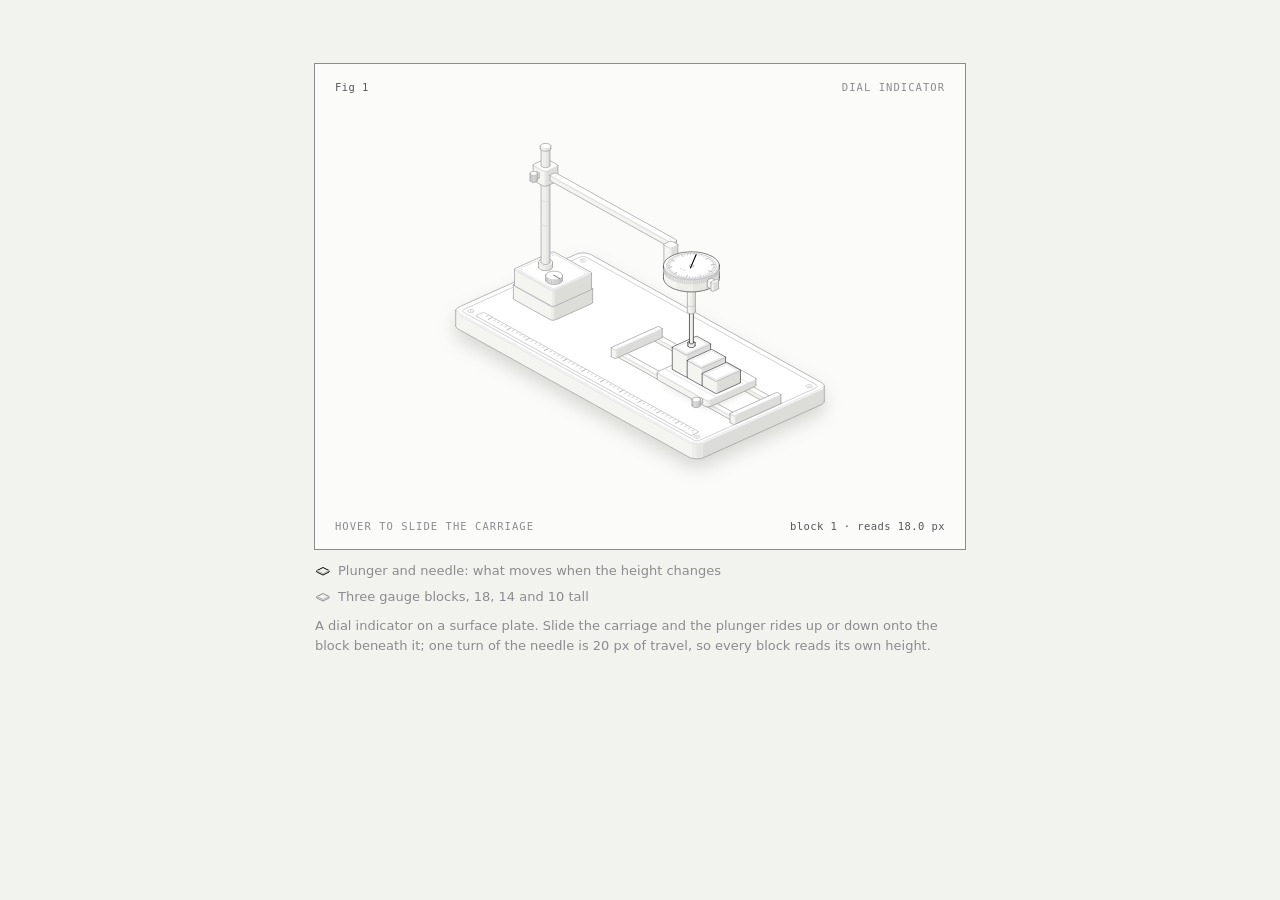
<file: .agents/skills/anatomy/examples/dial-indicator/dial-indicator-light.html>
<!doctype html><html lang="en"><head><meta charset="utf-8"><meta name="viewport" content="width=device-width, initial-scale=1"><title>Dial indicator</title><style>
.iso{
  --anatomy-page:#0b0b0b;--anatomy-card:#131313;--anatomy-text:#a3a3a3;--anatomy-strong:#e6e6e6;--anatomy-muted:#6e6e6e;
  --anatomy-paper:#131313;--anatomy-face:#1b1b1b;--anatomy-top:#1c1c1c;
  --anatomy-shade-0:#0f0f0f;--anatomy-shade-1:#121212;--anatomy-shade-2:#151515;--anatomy-shade-3:#181818;
  --anatomy-lit-top:#262626;--anatomy-lit-shade:#1d1d1d;
  --anatomy-hi:#d4d4d4;--anatomy-mid:#6a6a6a;--anatomy-lo:#3e3e3e;--anatomy-faint:#2a2a2a;--anatomy-lit:#ffffff;
  --anatomy-halo:#050505;--anatomy-halo-opacity:.9;--anatomy-dot:#e6e6e6;
  --anatomy-red:#ff6b6b;--anatomy-green:#6be0a0;--anatomy-blue:#6b9bff;
  --anatomy-weight:.6px;--anatomy-ease:cubic-bezier(.32,.72,0,1);
  --anatomy-mono:ui-monospace,"SF Mono",Menlo,Consolas,monospace;
  --anatomy-lift:inset 0 1px 0 0 #ffffff0a,inset 0 0 0 1px #ffffff06,0 0 0 1px #00000026,0 1px 1px -.5px #00000014,0 3px 3px -1.5px #00000014,0 6px 6px -3px #00000014,0 12px 12px -6px #00000014;
}
.iso[data-theme="light"]{
  --anatomy-page:#f2f2ef;--anatomy-card:#fbfbfa;--anatomy-text:#57575a;--anatomy-strong:#18181a;--anatomy-muted:#8c8c90;
  --anatomy-paper:#fbfbfa;--anatomy-face:#ffffff;--anatomy-top:#ffffff;
  --anatomy-shade-0:#dcdcd9;--anatomy-shade-1:#e5e5e2;--anatomy-shade-2:#ededea;--anatomy-shade-3:#f4f4f1;
  --anatomy-lit-top:#ffffff;--anatomy-lit-shade:#eeeeeb;
  --anatomy-hi:#26262a;--anatomy-mid:#8a8a8f;--anatomy-lo:#b4b4b8;--anatomy-faint:#d4d4d6;--anatomy-lit:#000000;
  --anatomy-halo:#8a8a80;--anatomy-halo-opacity:.32;--anatomy-dot:#3a3a3e;
  --anatomy-red:#e5484d;--anatomy-green:#30a46c;--anatomy-blue:#3e63dd;
  --anatomy-lift:inset 0 1px 0 0 #ffffff,0 0 0 1px #0000000f,0 1px 1px -.5px #0000000a,0 3px 3px -1.5px #0000000a,0 6px 6px -3px #0000000a,0 12px 12px -6px #0000000a;
}
.iso-svg{display:block;width:100%;height:auto;overflow:visible}
.iso-svg path,.iso-svg circle{vector-effect:non-scaling-stroke}
.iso-fill{fill:var(--anatomy-paper);stroke:none}
.iso-solid[data-lit]>.iso-fill{fill:var(--anatomy-face)}
.iso-shade,.iso-top{stroke:none}
.iso-shade[data-shade="0"]{fill:var(--anatomy-shade-0)}
.iso-shade[data-shade="1"]{fill:var(--anatomy-shade-1)}
.iso-shade[data-shade="2"]{fill:var(--anatomy-shade-2)}
.iso-shade[data-shade="3"]{fill:var(--anatomy-shade-3)}
.iso-top{fill:var(--anatomy-top)}
.iso-solid[data-lit]>.iso-top{fill:var(--anatomy-lit-top)}
.iso-solid[data-lit]>.iso-shade{fill:var(--anatomy-lit-shade)}
.iso-solid[data-seamless]>.iso-shade,.iso-solid[data-seamless]>.iso-top{stroke-width:.4;stroke-linejoin:round}
.iso-solid[data-seamless]>.iso-shade[data-shade="0"]{stroke:var(--anatomy-shade-0)}
.iso-solid[data-seamless]>.iso-shade[data-shade="1"]{stroke:var(--anatomy-shade-1)}
.iso-solid[data-seamless]>.iso-shade[data-shade="2"]{stroke:var(--anatomy-shade-2)}
.iso-solid[data-seamless]>.iso-shade[data-shade="3"]{stroke:var(--anatomy-shade-3)}
.iso-solid[data-seamless]>.iso-top{stroke:var(--anatomy-top)}
.iso-solid[data-seamless][data-lit]>.iso-top{stroke:var(--anatomy-lit-top)}
.iso-solid[data-seamless][data-lit]>.iso-shade{stroke:var(--anatomy-lit-shade)}
.iso-solid[data-lit]>.iso-edge{stroke:var(--anatomy-lit)}
.iso-halo{fill:var(--anatomy-halo);stroke:none;filter:blur(9px);opacity:var(--anatomy-halo-opacity);transform:translateY(3px)}
.iso-line{fill:none;stroke:var(--anatomy-lo);stroke-width:var(--anatomy-weight);stroke-linecap:round;stroke-linejoin:round}
.iso-line[data-tone="hi"]{stroke:var(--anatomy-hi)}
.iso-line[data-tone="mid"]{stroke:var(--anatomy-mid)}
.iso-line[data-tone="lo"]{stroke:var(--anatomy-lo)}
.iso-line[data-tone="faint"]{stroke:var(--anatomy-faint)}
.iso-line[data-tone="lit"]{stroke:var(--anatomy-lit)}
.iso-line[data-tone="red"]{stroke:var(--anatomy-red)}
.iso-line[data-tone="green"]{stroke:var(--anatomy-green)}
.iso-line[data-tone="blue"]{stroke:var(--anatomy-blue)}
.iso-line[data-dotted]{stroke-dasharray:.01 3.5;stroke-width:1}
.iso-line[data-dashed]{stroke-dasharray:3 3}
.iso-line[data-flow]{stroke-dasharray:2 6}
.iso-wire-end{fill:var(--anatomy-paper);stroke:var(--anatomy-lo);stroke-width:var(--anatomy-weight)}
.iso-wire[data-tone="hi"] .iso-wire-end{stroke:var(--anatomy-hi)}
.iso-wire[data-tone="mid"] .iso-wire-end{stroke:var(--anatomy-mid)}
.iso-wire[data-tone="faint"] .iso-wire-end{stroke:var(--anatomy-faint)}
.iso-wire[data-tone="lit"] .iso-wire-end{stroke:var(--anatomy-lit)}
.iso-dots circle{fill:var(--anatomy-dot);stroke:none;opacity:.32}
.iso-dots[data-tone="hi"] circle{opacity:.85}
.iso-dots[data-tone="mid"] circle{opacity:.45}
.iso-dots[data-tone="lo"] circle{opacity:.22}
.iso-dots[data-tone="faint"] circle{opacity:.12}
.iso-face-text{fill:var(--anatomy-mid);font-family:var(--anatomy-mono);letter-spacing:.04em}
.iso-face-text[data-tone="hi"]{fill:var(--anatomy-hi)}
.iso-face-text[data-tone="lo"]{fill:var(--anatomy-lo)}
.iso-face-text[data-tone="faint"]{fill:var(--anatomy-faint)}
.tb-body{fill:var(--anatomy-shade-2);stroke:none}
.tb-shine{fill:var(--anatomy-top);stroke:none}
.tb-shade{fill:var(--anatomy-shade-0);stroke:none}
.tb-ring{fill:none;stroke:var(--anatomy-lo);stroke-width:.45;stroke-linecap:butt;stroke-linejoin:round}
.tb-ring[data-tone="mid"]{stroke:var(--anatomy-mid)}
.tb-ring[data-tone="faint"]{stroke:var(--anatomy-faint)}
.tb-ring[data-tone="hi"]{stroke:var(--anatomy-hi)}
@keyframes iso-flow{to{stroke-dashoffset:-32}}
@keyframes iso-pulse{0%,100%{opacity:.18}12%{opacity:1}40%{opacity:.18}}
.iso-line[data-flow]{animation:iso-flow 1600ms linear infinite}
.iso-dots circle[data-pulse]{animation:iso-pulse 1600ms steps(1,end) infinite;animation-delay:var(--pulse-at,0ms)}
.iso-figure{margin:32px 0 36px}
.iso-plate{position:relative;padding:52px 24px;border-radius:0;background:var(--anatomy-card);box-shadow:0 0 0 1px var(--anatomy-mid);--anatomy-paper:var(--anatomy-card)}
.iso-plate-corners{position:absolute;inset:18px 20px;pointer-events:none}
.iso-plate-corner{position:absolute;color:var(--anatomy-muted);font-family:var(--anatomy-mono);font-size:10.5px;line-height:1;letter-spacing:.04em;white-space:nowrap}
.iso-plate-corner[data-corner="fig"]{top:0;left:0;color:var(--anatomy-text)}
.iso-plate-corner[data-corner="title"]{top:0;right:0;text-transform:uppercase;letter-spacing:.1em}
.iso-plate-corner[data-corner="hint"]{bottom:0;left:0;text-transform:uppercase;letter-spacing:.1em}
.iso-plate-corner[data-corner="readout"]{right:0;bottom:0;color:var(--anatomy-text);font-variant-numeric:tabular-nums}
.iso-plate .iso-svg{margin:0 auto}
.iso-legend{display:grid;gap:8px;margin-top:12px;color:var(--anatomy-muted);font-size:13px;line-height:1.55}
.iso-keys{display:flex;flex-wrap:wrap;gap:6px 18px}
.iso-key{display:inline-flex;align-items:center;gap:7px}
.iso-swatch{width:16px;height:10px;flex:none;overflow:visible}
.iso-swatch path{fill:none;stroke:var(--anatomy-hi);stroke-width:1;vector-effect:non-scaling-stroke;stroke-linejoin:round;stroke-linecap:round}
.iso-swatch[data-mark="raised"] path,.iso-swatch[data-mark="flat"] path{stroke:var(--anatomy-mid)}
.iso-swatch[data-mark="lit"] path{stroke:var(--anatomy-lit)}
.iso-swatch[data-mark="dim"] path{stroke:var(--anatomy-lo)}
.iso-swatch[data-mark="dotted"] path{stroke-dasharray:.01 3;stroke-width:1.4}
.iso-swatch[data-mark="dashed"] path{stroke-dasharray:3 2.5}
.iso-swatch[data-mark="red"] path{stroke:var(--anatomy-red)}
.iso-swatch[data-mark="green"] path{stroke:var(--anatomy-green)}
.iso-swatch[data-mark="blue"] path{stroke:var(--anatomy-blue)}
.iso-swatch-crease{stroke:var(--anatomy-lo)!important}
@media (max-width:560px){.iso-plate{padding:48px 12px 70px}.iso-plate-corner[data-corner="hint"]{bottom:18px}}
@media (prefers-reduced-motion:reduce){.iso-line[data-flow],.iso-dots circle[data-pulse]{animation:none}}

*{box-sizing:border-box}
html{color-scheme:dark}
body[data-theme="light"]{color-scheme:light}
body{margin:0;background:var(--anatomy-page);color:var(--anatomy-text);font:14px/1.6 ui-sans-serif,system-ui,-apple-system,"Segoe UI",sans-serif;-webkit-font-smoothing:antialiased}
.iso-page{width:min(650px,100% - 32px);margin:64px auto 96px}
</style></head><body class="iso" data-theme="light"><main class="iso-page"><figure class="iso-figure"><div class="iso-plate"><div class="iso-plate-corners" aria-hidden="true"><span class="iso-plate-corner" data-corner="fig">Fig 1</span><span class="iso-plate-corner" data-corner="title">Dial indicator</span><span class="iso-plate-corner" data-corner="hint">Hover to slide the carriage</span><span class="iso-plate-corner" data-corner="readout" data-readout>block 1 · reads 18.0 px</span></div><div class="iso-stage" tabindex="0" role="slider" aria-label="Dial indicator: arrow keys move the carriage from block to block" aria-valuemin="0" aria-valuemax="18" aria-valuenow="18"><svg xmlns="http://www.w3.org/2000/svg" class="iso-svg" viewBox="0 0 600 380" role="img" aria-label="A dial indicator on a surface plate. A magnetic base holds a post and an arm; the arm carries a dial whose plunger rests on three gauge blocks, 18, 14 and 10 tall, on a carriage that slides along two rails. Wherever the carriage stops, the plunger rises to the block under it and the needle turns by the same amount."><path class="iso-halo" d="M116.3 200L116.6 199L117.3 197.9L118.5 197L119.9 196.2L235.9 144L237.6 143.3L239.6 142.9L241.7 142.6L243.9 142.6L246.1 142.7L248.1 143.1L250 143.7L251.6 144.4L480.9 271.7L482.2 272.6L483.1 273.6L483.6 274.7L483.7 275.8L483.7 290.2L483.4 291.3L482.7 292.3L481.5 293.3L480.1 294.1L364.1 346.3L362.4 346.9L360.4 347.4L358.3 347.6L356.1 347.7L353.9 347.5L351.9 347.2L350 346.6L348.4 345.9L119.1 218.5L117.8 217.7L116.9 216.7L116.4 215.6L116.3 214.5Z"/><g class="iso-solid"><path class="iso-fill" d="M232.1 174.7L232.3 173.7L232.9 172.6L233.9 171.6L235.4 170.8L237.1 170.2L239.1 169.8L241.3 169.6L243.5 169.6L245.6 169.9L247.5 170.5L249.1 171.2L250.4 172.1L251.2 173.1L251.6 174.2L251.6 176.1L251.5 177.2L250.9 178.2L249.9 179.2L248.4 180L246.6 180.6L244.6 181.1L242.5 181.2L240.3 181.2L238.2 180.9L236.3 180.4L234.6 179.6L233.4 178.8L232.5 177.7L232.1 176.7Z"/><path class="iso-shade" data-shade="0" d="M248.4 180L246.6 180.6L246.6 178.7L248.4 178.1ZM251.6 176.1L251.5 177.2L251.5 175.2L251.6 174.2ZM251.5 177.2L250.9 178.2L250.9 176.3L251.5 175.2ZM250.9 178.2L249.9 179.2L249.9 177.3L250.9 176.3ZM249.9 179.2L248.4 180L248.4 178.1L249.9 177.3Z"/><path class="iso-shade" data-shade="1" d="M246.6 180.6L244.6 181.1L244.6 179.1L246.6 178.7ZM244.6 181.1L242.5 181.2L242.5 179.3L244.6 179.1Z"/><path class="iso-shade" data-shade="2" d="M242.5 181.2L240.3 181.2L240.3 179.3L242.5 179.3ZM240.3 181.2L238.2 180.9L238.2 179L240.3 179.3ZM238.2 180.9L236.3 180.4L236.3 178.4L238.2 179Z"/><path class="iso-shade" data-shade="3" d="M236.3 180.4L234.6 179.6L234.6 177.7L236.3 178.4ZM234.6 179.6L233.4 178.8L233.4 176.8L234.6 177.7ZM233.4 178.8L232.5 177.7L232.5 175.8L233.4 176.8ZM232.5 177.7L232.1 176.7L232.1 174.7L232.5 175.8Z"/><path class="iso-top" d="M248.4 178.1L246.6 178.7L244.6 179.1L242.5 179.3L240.3 179.3L238.2 179L236.3 178.4L234.6 177.7L233.4 176.8L232.5 175.8L232.1 174.7L232.3 173.7L232.9 172.6L233.9 171.6L235.4 170.8L237.1 170.2L239.1 169.8L241.3 169.6L243.5 169.6L245.6 169.9L247.5 170.5L249.1 171.2L250.4 172.1L251.2 173.1L251.6 174.2L251.5 175.2L250.9 176.3L249.9 177.3Z"/><path class="iso-line iso-crease" data-tone="faint" d="M251.6 174.2L251.5 175.2L250.9 176.3L249.9 177.3L248.4 178.1L246.6 178.7L244.6 179.1L242.5 179.3L240.3 179.3L238.2 179L236.3 178.4L234.6 177.7L233.4 176.8L232.5 175.8L232.1 174.7"/><path class="iso-line iso-edge" data-tone="lo" d="M232.1 174.7L232.3 173.7L232.9 172.6L233.9 171.6L235.4 170.8L237.1 170.2L239.1 169.8L241.3 169.6L243.5 169.6L245.6 169.9L247.5 170.5L249.1 171.2L250.4 172.1L251.2 173.1L251.6 174.2M251.6 176.1L251.5 177.2L250.9 178.2L249.9 179.2L248.4 180L246.6 180.6L244.6 181.1L242.5 181.2L240.3 181.2L238.2 180.9L236.3 180.4L234.6 179.6L233.4 178.8L232.5 177.7L232.1 176.7M232.1 174.7L232.1 176.7M251.6 174.2L251.6 176.1"/></g><g class="iso-solid"><path class="iso-fill" d="M234.4 170.6L234.5 169.7L234.9 168.9L235.7 168.2L236.8 167.6L238.2 167.1L239.8 166.7L241.4 166.6L243.1 166.6L244.7 166.9L246.2 167.3L247.5 167.8L248.5 168.5L249.1 169.3L249.4 170.1L249.4 174.2L249.3 175.1L248.8 175.9L248 176.6L246.9 177.2L245.5 177.7L244 178.1L242.3 178.2L240.6 178.2L239 177.9L237.6 177.5L236.3 177L235.3 176.3L234.7 175.5L234.4 174.7Z"/><path class="iso-shade" data-shade="0" d="M246.9 177.2L245.5 177.7L245.5 173.6L246.9 173.1ZM249.4 174.2L249.3 175.1L249.3 171L249.4 170.1ZM249.3 175.1L248.8 175.9L248.8 171.8L249.3 171ZM248.8 175.9L248 176.6L248 172.5L248.8 171.8ZM248 176.6L246.9 177.2L246.9 173.1L248 172.5Z"/><path class="iso-shade" data-shade="1" d="M245.5 177.7L244 178.1L244 174L245.5 173.6ZM244 178.1L242.3 178.2L242.3 174.1L244 174Z"/><path class="iso-shade" data-shade="2" d="M242.3 178.2L240.6 178.2L240.6 174.1L242.3 174.1ZM240.6 178.2L239 177.9L239 173.8L240.6 174.1ZM239 177.9L237.6 177.5L237.6 173.4L239 173.8Z"/><path class="iso-shade" data-shade="3" d="M237.6 177.5L236.3 177L236.3 172.9L237.6 173.4ZM236.3 177L235.3 176.3L235.3 172.2L236.3 172.9ZM235.3 176.3L234.7 175.5L234.7 171.4L235.3 172.2ZM234.7 175.5L234.4 174.7L234.4 170.6L234.7 171.4Z"/><path class="iso-top" d="M246.9 173.1L245.5 173.6L244 174L242.3 174.1L240.6 174.1L239 173.8L237.6 173.4L236.3 172.9L235.3 172.2L234.7 171.4L234.4 170.6L234.5 169.7L234.9 168.9L235.7 168.2L236.8 167.6L238.2 167.1L239.8 166.7L241.4 166.6L243.1 166.6L244.7 166.9L246.2 167.3L247.5 167.8L248.5 168.5L249.1 169.3L249.4 170.1L249.3 171L248.8 171.8L248 172.5Z"/><path class="iso-line iso-crease" data-tone="faint" d="M249.4 170.1L249.3 171L248.8 171.8L248 172.5L246.9 173.1L245.5 173.6L244 174L242.3 174.1L240.6 174.1L239 173.8L237.6 173.4L236.3 172.9L235.3 172.2L234.7 171.4L234.4 170.6"/><path class="iso-line iso-edge" data-tone="mid" d="M234.4 170.6L234.5 169.7L234.9 168.9L235.7 168.2L236.8 167.6L238.2 167.1L239.8 166.7L241.4 166.6L243.1 166.6L244.7 166.9L246.2 167.3L247.5 167.8L248.5 168.5L249.1 169.3L249.4 170.1M249.4 174.2L249.3 175.1L248.8 175.9L248 176.6L246.9 177.2L245.5 177.7L244 178.1L242.3 178.2L240.6 178.2L239 177.9L237.6 177.5L236.3 177L235.3 176.3L234.7 175.5L234.4 174.7M234.4 170.6L234.4 174.7M249.4 170.1L249.4 174.2"/></g><g class="iso-solid"><path class="iso-fill" d="M145.2 213.9L145.3 212.8L145.9 211.7L147 210.8L148.4 210L150.2 209.3L152.2 208.9L154.3 208.7L156.5 208.8L158.6 209.1L160.5 209.6L162.2 210.3L163.4 211.2L164.3 212.2L164.7 213.3L164.7 215.2L164.5 216.3L163.9 217.4L162.9 218.3L161.5 219.1L159.7 219.8L157.7 220.2L155.5 220.4L153.3 220.3L151.2 220L149.3 219.5L147.7 218.8L146.4 217.9L145.6 216.9L145.2 215.8Z"/><path class="iso-shade" data-shade="0" d="M161.5 219.1L159.7 219.8L159.7 217.9L161.5 217.2ZM164.7 215.2L164.5 216.3L164.5 214.4L164.7 213.3ZM164.5 216.3L163.9 217.4L163.9 215.4L164.5 214.4ZM163.9 217.4L162.9 218.3L162.9 216.4L163.9 215.4ZM162.9 218.3L161.5 219.1L161.5 217.2L162.9 216.4Z"/><path class="iso-shade" data-shade="1" d="M159.7 219.8L157.7 220.2L157.7 218.3L159.7 217.9ZM157.7 220.2L155.5 220.4L155.5 218.5L157.7 218.3Z"/><path class="iso-shade" data-shade="2" d="M155.5 220.4L153.3 220.3L153.3 218.4L155.5 218.5ZM153.3 220.3L151.2 220L151.2 218.1L153.3 218.4ZM151.2 220L149.3 219.5L149.3 217.6L151.2 218.1Z"/><path class="iso-shade" data-shade="3" d="M149.3 219.5L147.7 218.8L147.7 216.9L149.3 217.6ZM147.7 218.8L146.4 217.9L146.4 216L147.7 216.9ZM146.4 217.9L145.6 216.9L145.6 215L146.4 216ZM145.6 216.9L145.2 215.8L145.2 213.9L145.6 215Z"/><path class="iso-top" d="M161.5 217.2L159.7 217.9L157.7 218.3L155.5 218.5L153.3 218.4L151.2 218.1L149.3 217.6L147.7 216.9L146.4 216L145.6 215L145.2 213.9L145.3 212.8L145.9 211.7L147 210.8L148.4 210L150.2 209.3L152.2 208.9L154.3 208.7L156.5 208.8L158.6 209.1L160.5 209.6L162.2 210.3L163.4 211.2L164.3 212.2L164.7 213.3L164.5 214.4L163.9 215.4L162.9 216.4Z"/><path class="iso-line iso-crease" data-tone="faint" d="M164.7 213.3L164.5 214.4L163.9 215.4L162.9 216.4L161.5 217.2L159.7 217.9L157.7 218.3L155.5 218.5L153.3 218.4L151.2 218.1L149.3 217.6L147.7 216.9L146.4 216L145.6 215L145.2 213.9"/><path class="iso-line iso-edge" data-tone="lo" d="M145.2 213.9L145.3 212.8L145.9 211.7L147 210.8L148.4 210L150.2 209.3L152.2 208.9L154.3 208.7L156.5 208.8L158.6 209.1L160.5 209.6L162.2 210.3L163.4 211.2L164.3 212.2L164.7 213.3M164.7 215.2L164.5 216.3L163.9 217.4L162.9 218.3L161.5 219.1L159.7 219.8L157.7 220.2L155.5 220.4L153.3 220.3L151.2 220L149.3 219.5L147.7 218.8L146.4 217.9L145.6 216.9L145.2 215.8M145.2 213.9L145.2 215.8M164.7 213.3L164.7 215.2"/></g><g class="iso-solid"><path class="iso-fill" d="M147.4 209.7L147.5 208.9L148 208.1L148.8 207.3L149.9 206.7L151.3 206.2L152.8 205.9L154.5 205.7L156.2 205.8L157.8 206L159.3 206.4L160.5 207L161.5 207.7L162.1 208.4L162.4 209.3L162.4 213.4L162.3 214.2L161.9 215L161.1 215.8L160 216.4L158.6 216.9L157 217.2L155.4 217.4L153.7 217.3L152.1 217.1L150.6 216.7L149.3 216.1L148.4 215.4L147.7 214.7L147.4 213.8Z"/><path class="iso-shade" data-shade="0" d="M160 216.4L158.6 216.9L158.6 212.8L160 212.3ZM162.4 213.4L162.3 214.2L162.3 210.1L162.4 209.3ZM162.3 214.2L161.9 215L161.9 210.9L162.3 210.1ZM161.9 215L161.1 215.8L161.1 211.7L161.9 210.9ZM161.1 215.8L160 216.4L160 212.3L161.1 211.7Z"/><path class="iso-shade" data-shade="1" d="M158.6 216.9L157 217.2L157 213.1L158.6 212.8ZM157 217.2L155.4 217.4L155.4 213.2L157 213.1Z"/><path class="iso-shade" data-shade="2" d="M155.4 217.4L153.7 217.3L153.7 213.2L155.4 213.2ZM153.7 217.3L152.1 217.1L152.1 213L153.7 213.2ZM152.1 217.1L150.6 216.7L150.6 212.6L152.1 213Z"/><path class="iso-shade" data-shade="3" d="M150.6 216.7L149.3 216.1L149.3 212L150.6 212.6ZM149.3 216.1L148.4 215.4L148.4 211.3L149.3 212ZM148.4 215.4L147.7 214.7L147.7 210.5L148.4 211.3ZM147.7 214.7L147.4 213.8L147.4 209.7L147.7 210.5Z"/><path class="iso-top" d="M160 212.3L158.6 212.8L157 213.1L155.4 213.2L153.7 213.2L152.1 213L150.6 212.6L149.3 212L148.4 211.3L147.7 210.5L147.4 209.7L147.5 208.9L148 208.1L148.8 207.3L149.9 206.7L151.3 206.2L152.8 205.9L154.5 205.7L156.2 205.8L157.8 206L159.3 206.4L160.5 207L161.5 207.7L162.1 208.4L162.4 209.3L162.3 210.1L161.9 210.9L161.1 211.7Z"/><path class="iso-line iso-crease" data-tone="faint" d="M162.4 209.3L162.3 210.1L161.9 210.9L161.1 211.7L160 212.3L158.6 212.8L157 213.1L155.4 213.2L153.7 213.2L152.1 213L150.6 212.6L149.3 212L148.4 211.3L147.7 210.5L147.4 209.7"/><path class="iso-line iso-edge" data-tone="mid" d="M147.4 209.7L147.5 208.9L148 208.1L148.8 207.3L149.9 206.7L151.3 206.2L152.8 205.9L154.5 205.7L156.2 205.8L157.8 206L159.3 206.4L160.5 207L161.5 207.7L162.1 208.4L162.4 209.3M162.4 213.4L162.3 214.2L161.9 215L161.1 215.8L160 216.4L158.6 216.9L157 217.2L155.4 217.4L153.7 217.3L152.1 217.1L150.6 216.7L149.3 216.1L148.4 215.4L147.7 214.7L147.4 213.8M147.4 209.7L147.4 213.8M162.4 209.3L162.4 213.4"/></g><g class="iso-solid"><path class="iso-fill" d="M435.3 287.6L435.5 286.5L436.1 285.4L437.1 284.5L438.5 283.7L440.3 283L442.3 282.6L444.5 282.4L446.7 282.5L448.8 282.8L450.7 283.3L452.3 284L453.6 284.9L454.4 285.9L454.8 287L454.8 288.9L454.7 290L454.1 291.1L453 292L451.6 292.8L449.8 293.5L447.8 293.9L445.7 294.1L443.5 294L441.4 293.7L439.5 293.2L437.8 292.5L436.6 291.6L435.7 290.6L435.3 289.5Z"/><path class="iso-shade" data-shade="0" d="M451.6 292.8L449.8 293.5L449.8 291.5L451.6 290.9ZM454.8 288.9L454.7 290L454.7 288.1L454.8 287ZM454.7 290L454.1 291.1L454.1 289.1L454.7 288.1ZM454.1 291.1L453 292L453 290.1L454.1 289.1ZM453 292L451.6 292.8L451.6 290.9L453 290.1Z"/><path class="iso-shade" data-shade="1" d="M449.8 293.5L447.8 293.9L447.8 292L449.8 291.5ZM447.8 293.9L445.7 294.1L445.7 292.1L447.8 292Z"/><path class="iso-shade" data-shade="2" d="M445.7 294.1L443.5 294L443.5 292.1L445.7 292.1ZM443.5 294L441.4 293.7L441.4 291.8L443.5 292.1ZM441.4 293.7L439.5 293.2L439.5 291.3L441.4 291.8Z"/><path class="iso-shade" data-shade="3" d="M439.5 293.2L437.8 292.5L437.8 290.5L439.5 291.3ZM437.8 292.5L436.6 291.6L436.6 289.7L437.8 290.5ZM436.6 291.6L435.7 290.6L435.7 288.7L436.6 289.7ZM435.7 290.6L435.3 289.5L435.3 287.6L435.7 288.7Z"/><path class="iso-top" d="M451.6 290.9L449.8 291.5L447.8 292L445.7 292.1L443.5 292.1L441.4 291.8L439.5 291.3L437.8 290.5L436.6 289.7L435.7 288.7L435.3 287.6L435.5 286.5L436.1 285.4L437.1 284.5L438.5 283.7L440.3 283L442.3 282.6L444.5 282.4L446.7 282.5L448.8 282.8L450.7 283.3L452.3 284L453.6 284.9L454.4 285.9L454.8 287L454.7 288.1L454.1 289.1L453 290.1Z"/><path class="iso-line iso-crease" data-tone="faint" d="M454.8 287L454.7 288.1L454.1 289.1L453 290.1L451.6 290.9L449.8 291.5L447.8 292L445.7 292.1L443.5 292.1L441.4 291.8L439.5 291.3L437.8 290.5L436.6 289.7L435.7 288.7L435.3 287.6"/><path class="iso-line iso-edge" data-tone="lo" d="M435.3 287.6L435.5 286.5L436.1 285.4L437.1 284.5L438.5 283.7L440.3 283L442.3 282.6L444.5 282.4L446.7 282.5L448.8 282.8L450.7 283.3L452.3 284L453.6 284.9L454.4 285.9L454.8 287M454.8 288.9L454.7 290L454.1 291.1L453 292L451.6 292.8L449.8 293.5L447.8 293.9L445.7 294.1L443.5 294L441.4 293.7L439.5 293.2L437.8 292.5L436.6 291.6L435.7 290.6L435.3 289.5M435.3 287.6L435.3 289.5M454.8 287L454.8 288.9"/></g><g class="iso-solid"><path class="iso-fill" d="M437.6 283.4L437.7 282.6L438.1 281.8L438.9 281L440 280.4L441.4 279.9L443 279.6L444.6 279.4L446.3 279.5L447.9 279.7L449.4 280.1L450.7 280.7L451.6 281.4L452.3 282.1L452.6 283L452.6 287.1L452.5 287.9L452 288.7L451.2 289.4L450.1 290.1L448.7 290.6L447.2 290.9L445.5 291L443.8 291L442.2 290.8L440.7 290.4L439.5 289.8L438.5 289.1L437.9 288.3L437.6 287.5Z"/><path class="iso-shade" data-shade="0" d="M450.1 290.1L448.7 290.6L448.7 286.5L450.1 286ZM452.6 287.1L452.5 287.9L452.5 283.8L452.6 283ZM452.5 287.9L452 288.7L452 284.6L452.5 283.8ZM452 288.7L451.2 289.4L451.2 285.3L452 284.6ZM451.2 289.4L450.1 290.1L450.1 286L451.2 285.3Z"/><path class="iso-shade" data-shade="1" d="M448.7 290.6L447.2 290.9L447.2 286.8L448.7 286.5ZM447.2 290.9L445.5 291L445.5 286.9L447.2 286.8Z"/><path class="iso-shade" data-shade="2" d="M445.5 291L443.8 291L443.8 286.9L445.5 286.9ZM443.8 291L442.2 290.8L442.2 286.7L443.8 286.9ZM442.2 290.8L440.7 290.4L440.7 286.3L442.2 286.7Z"/><path class="iso-shade" data-shade="3" d="M440.7 290.4L439.5 289.8L439.5 285.7L440.7 286.3ZM439.5 289.8L438.5 289.1L438.5 285L439.5 285.7ZM438.5 289.1L437.9 288.3L437.9 284.2L438.5 285ZM437.9 288.3L437.6 287.5L437.6 283.4L437.9 284.2Z"/><path class="iso-top" d="M450.1 286L448.7 286.5L447.2 286.8L445.5 286.9L443.8 286.9L442.2 286.7L440.7 286.3L439.5 285.7L438.5 285L437.9 284.2L437.6 283.4L437.7 282.6L438.1 281.8L438.9 281L440 280.4L441.4 279.9L443 279.6L444.6 279.4L446.3 279.5L447.9 279.7L449.4 280.1L450.7 280.7L451.6 281.4L452.3 282.1L452.6 283L452.5 283.8L452 284.6L451.2 285.3Z"/><path class="iso-line iso-crease" data-tone="faint" d="M452.6 283L452.5 283.8L452 284.6L451.2 285.3L450.1 286L448.7 286.5L447.2 286.8L445.5 286.9L443.8 286.9L442.2 286.7L440.7 286.3L439.5 285.7L438.5 285L437.9 284.2L437.6 283.4"/><path class="iso-line iso-edge" data-tone="mid" d="M437.6 283.4L437.7 282.6L438.1 281.8L438.9 281L440 280.4L441.4 279.9L443 279.6L444.6 279.4L446.3 279.5L447.9 279.7L449.4 280.1L450.7 280.7L451.6 281.4L452.3 282.1L452.6 283M452.6 287.1L452.5 287.9L452 288.7L451.2 289.4L450.1 290.1L448.7 290.6L447.2 290.9L445.5 291L443.8 291L442.2 290.8L440.7 290.4L439.5 289.8L438.5 289.1L437.9 288.3L437.6 287.5M437.6 283.4L437.6 287.5M452.6 283L452.6 287.1"/></g><g class="iso-solid"><path class="iso-fill" d="M348.4 326.7L348.5 325.6L349.1 324.6L350.1 323.6L351.6 322.8L353.4 322.2L355.4 321.8L357.5 321.6L359.7 321.6L361.8 321.9L363.7 322.4L365.4 323.2L366.6 324.1L367.5 325.1L367.9 326.1L367.9 328.1L367.7 329.2L367.1 330.2L366.1 331.2L364.6 332L362.9 332.6L360.9 333L358.7 333.2L356.5 333.2L354.4 332.9L352.5 332.3L350.9 331.6L349.6 330.7L348.8 329.7L348.4 328.7Z"/><path class="iso-shade" data-shade="0" d="M364.6 332L362.9 332.6L362.9 330.7L364.6 330.1ZM367.9 328.1L367.7 329.2L367.7 327.2L367.9 326.1ZM367.7 329.2L367.1 330.2L367.1 328.3L367.7 327.2ZM367.1 330.2L366.1 331.2L366.1 329.2L367.1 328.3ZM366.1 331.2L364.6 332L364.6 330.1L366.1 329.2Z"/><path class="iso-shade" data-shade="1" d="M362.9 332.6L360.9 333L360.9 331.1L362.9 330.7ZM360.9 333L358.7 333.2L358.7 331.3L360.9 331.1Z"/><path class="iso-shade" data-shade="2" d="M358.7 333.2L356.5 333.2L356.5 331.2L358.7 331.3ZM356.5 333.2L354.4 332.9L354.4 330.9L356.5 331.2ZM354.4 332.9L352.5 332.3L352.5 330.4L354.4 330.9Z"/><path class="iso-shade" data-shade="3" d="M352.5 332.3L350.9 331.6L350.9 329.7L352.5 330.4ZM350.9 331.6L349.6 330.7L349.6 328.8L350.9 329.7ZM349.6 330.7L348.8 329.7L348.8 327.8L349.6 328.8ZM348.8 329.7L348.4 328.7L348.4 326.7L348.8 327.8Z"/><path class="iso-top" d="M364.6 330.1L362.9 330.7L360.9 331.1L358.7 331.3L356.5 331.2L354.4 330.9L352.5 330.4L350.9 329.7L349.6 328.8L348.8 327.8L348.4 326.7L348.5 325.6L349.1 324.6L350.1 323.6L351.6 322.8L353.4 322.2L355.4 321.8L357.5 321.6L359.7 321.6L361.8 321.9L363.7 322.4L365.4 323.2L366.6 324.1L367.5 325.1L367.9 326.1L367.7 327.2L367.1 328.3L366.1 329.2Z"/><path class="iso-line iso-crease" data-tone="faint" d="M367.9 326.1L367.7 327.2L367.1 328.3L366.1 329.2L364.6 330.1L362.9 330.7L360.9 331.1L358.7 331.3L356.5 331.2L354.4 330.9L352.5 330.4L350.9 329.7L349.6 328.8L348.8 327.8L348.4 326.7"/><path class="iso-line iso-edge" data-tone="lo" d="M348.4 326.7L348.5 325.6L349.1 324.6L350.1 323.6L351.6 322.8L353.4 322.2L355.4 321.8L357.5 321.6L359.7 321.6L361.8 321.9L363.7 322.4L365.4 323.2L366.6 324.1L367.5 325.1L367.9 326.1M367.9 328.1L367.7 329.2L367.1 330.2L366.1 331.2L364.6 332L362.9 332.6L360.9 333L358.7 333.2L356.5 333.2L354.4 332.9L352.5 332.3L350.9 331.6L349.6 330.7L348.8 329.7L348.4 328.7M348.4 326.7L348.4 328.7M367.9 326.1L367.9 328.1"/></g><g class="iso-solid"><path class="iso-fill" d="M350.6 322.6L350.7 321.7L351.2 320.9L352 320.2L353.1 319.5L354.5 319L356 318.7L357.7 318.6L359.4 318.6L361 318.8L362.4 319.3L363.7 319.8L364.7 320.5L365.3 321.3L365.6 322.1L365.6 326.2L365.5 327L365.1 327.9L364.3 328.6L363.2 329.2L361.8 329.7L360.2 330L358.6 330.2L356.9 330.1L355.3 329.9L353.8 329.5L352.5 328.9L351.5 328.3L350.9 327.5L350.6 326.7Z"/><path class="iso-shade" data-shade="0" d="M363.2 329.2L361.8 329.7L361.8 325.6L363.2 325.1ZM365.6 326.2L365.5 327L365.5 322.9L365.6 322.1ZM365.5 327L365.1 327.9L365.1 323.8L365.5 322.9ZM365.1 327.9L364.3 328.6L364.3 324.5L365.1 323.8ZM364.3 328.6L363.2 329.2L363.2 325.1L364.3 324.5Z"/><path class="iso-shade" data-shade="1" d="M361.8 329.7L360.2 330L360.2 325.9L361.8 325.6ZM360.2 330L358.6 330.2L358.6 326.1L360.2 325.9Z"/><path class="iso-shade" data-shade="2" d="M358.6 330.2L356.9 330.1L356.9 326L358.6 326.1ZM356.9 330.1L355.3 329.9L355.3 325.8L356.9 326ZM355.3 329.9L353.8 329.5L353.8 325.4L355.3 325.8Z"/><path class="iso-shade" data-shade="3" d="M353.8 329.5L352.5 328.9L352.5 324.8L353.8 325.4ZM352.5 328.9L351.5 328.3L351.5 324.2L352.5 324.8ZM351.5 328.3L350.9 327.5L350.9 323.4L351.5 324.2ZM350.9 327.5L350.6 326.7L350.6 322.6L350.9 323.4Z"/><path class="iso-top" d="M363.2 325.1L361.8 325.6L360.2 325.9L358.6 326.1L356.9 326L355.3 325.8L353.8 325.4L352.5 324.8L351.5 324.2L350.9 323.4L350.6 322.6L350.7 321.7L351.2 320.9L352 320.2L353.1 319.5L354.5 319L356 318.7L357.7 318.6L359.4 318.6L361 318.8L362.4 319.3L363.7 319.8L364.7 320.5L365.3 321.3L365.6 322.1L365.5 322.9L365.1 323.8L364.3 324.5Z"/><path class="iso-line iso-crease" data-tone="faint" d="M365.6 322.1L365.5 322.9L365.1 323.8L364.3 324.5L363.2 325.1L361.8 325.6L360.2 325.9L358.6 326.1L356.9 326L355.3 325.8L353.8 325.4L352.5 324.8L351.5 324.2L350.9 323.4L350.6 322.6"/><path class="iso-line iso-edge" data-tone="mid" d="M350.6 322.6L350.7 321.7L351.2 320.9L352 320.2L353.1 319.5L354.5 319L356 318.7L357.7 318.6L359.4 318.6L361 318.8L362.4 319.3L363.7 319.8L364.7 320.5L365.3 321.3L365.6 322.1M365.6 326.2L365.5 327L365.1 327.9L364.3 328.6L363.2 329.2L361.8 329.7L360.2 330L358.6 330.2L356.9 330.1L355.3 329.9L353.8 329.5L352.5 328.9L351.5 328.3L350.9 327.5L350.6 326.7M350.6 322.6L350.6 326.7M365.6 322.1L365.6 326.2"/></g><g class="iso-solid"><path class="iso-fill" d="M116.3 194L116.6 192.9L117.3 191.9L118.5 191L119.9 190.2L235.9 138L237.6 137.3L239.6 136.8L241.7 136.6L243.9 136.5L246.1 136.7L248.1 137.1L250 137.6L251.6 138.4L480.9 265.7L482.2 266.6L483.1 267.6L483.6 268.6L483.7 269.7L483.7 284.2L483.4 285.3L482.7 286.3L481.5 287.2L480.1 288L364.1 340.2L362.4 340.9L360.4 341.4L358.3 341.6L356.1 341.7L353.9 341.5L351.9 341.1L350 340.6L348.4 339.8L119.1 212.5L117.8 211.6L116.9 210.6L116.4 209.6L116.3 208.5Z"/><path class="iso-shade" data-shade="0" d="M483.7 284.2L483.4 285.3L483.4 270.8L483.7 269.7ZM483.4 285.3L482.7 286.3L482.7 271.8L483.4 270.8ZM482.7 286.3L481.5 287.2L481.5 272.8L482.7 271.8ZM481.5 287.2L480.1 288L480.1 273.6L481.5 272.8ZM480.1 288L364.1 340.2L364.1 325.8L480.1 273.6ZM364.1 340.2L362.4 340.9L362.4 326.4L364.1 325.8Z"/><path class="iso-shade" data-shade="1" d="M362.4 340.9L360.4 341.4L360.4 326.9L362.4 326.4ZM360.4 341.4L358.3 341.6L358.3 327.1L360.4 326.9ZM358.3 341.6L356.1 341.7L356.1 327.2L358.3 327.1Z"/><path class="iso-shade" data-shade="2" d="M356.1 341.7L353.9 341.5L353.9 327L356.1 327.2ZM353.9 341.5L351.9 341.1L351.9 326.7L353.9 327Z"/><path class="iso-shade" data-shade="3" d="M351.9 341.1L350 340.6L350 326.1L351.9 326.7ZM350 340.6L348.4 339.8L348.4 325.4L350 326.1ZM348.4 339.8L119.1 212.5L119.1 198L348.4 325.4ZM119.1 212.5L117.8 211.6L117.8 197.1L119.1 198ZM117.8 211.6L116.9 210.6L116.9 196.2L117.8 197.1ZM116.9 210.6L116.4 209.6L116.4 195.1L116.9 196.2ZM116.4 209.6L116.3 208.5L116.3 194L116.4 195.1Z"/><path class="iso-top" d="M480.9 265.7L482.2 266.6L483.1 267.6L483.6 268.6L483.7 269.7L483.4 270.8L482.7 271.8L481.5 272.8L480.1 273.6L364.1 325.8L362.4 326.4L360.4 326.9L358.3 327.1L356.1 327.2L353.9 327L351.9 326.7L350 326.1L348.4 325.4L119.1 198L117.8 197.1L116.9 196.2L116.4 195.1L116.3 194L116.6 192.9L117.3 191.9L118.5 191L119.9 190.2L235.9 138L237.6 137.3L239.6 136.8L241.7 136.6L243.9 136.5L246.1 136.7L248.1 137.1L250 137.6L251.6 138.4Z"/><path class="iso-line iso-crease" data-tone="faint" d="M483.7 269.7L483.4 270.8L482.7 271.8L481.5 272.8L480.1 273.6L364.1 325.8L362.4 326.4L360.4 326.9L358.3 327.1L356.1 327.2L353.9 327L351.9 326.7L350 326.1L348.4 325.4L119.1 198L117.8 197.1L116.9 196.2L116.4 195.1L116.3 194"/><path class="iso-line iso-bevel" data-tone="faint" d="M483.7 269.7L481.3 270.5L480.7 271.3L479.8 272.1L478.5 272.8L362.7 324.9L361.2 325.5L359.7 325.8L358 326L356.2 326.1L354.5 325.9L352.8 325.6L351.3 325.2L350 324.6L120.8 197.3L119.7 196.6L119 195.8L118.6 194.9L116.3 194"/><path class="iso-line iso-edge" data-tone="mid" d="M116.3 194L116.6 192.9L117.3 191.9L118.5 191L119.9 190.2L235.9 138L237.6 137.3L239.6 136.8L241.7 136.6L243.9 136.5L246.1 136.7L248.1 137.1L250 137.6L251.6 138.4L480.9 265.7L482.2 266.6L483.1 267.6L483.6 268.6L483.7 269.7M483.7 284.2L483.4 285.3L482.7 286.3L481.5 287.2L480.1 288L364.1 340.2L362.4 340.9L360.4 341.4L358.3 341.6L356.1 341.7L353.9 341.5L351.9 341.1L350 340.6L348.4 339.8L119.1 212.5L117.8 211.6L116.9 210.6L116.4 209.6L116.3 208.5M483.7 269.7L483.7 284.2M116.3 194L116.3 208.5"/></g><path class="iso-line" data-tone="lo" d="M475.7 268L476.2 268.4L476.6 268.7L476.8 269.1L476.8 269.5L476.7 269.9L476.4 270.3L476 270.7L475.4 271L359.5 323.2L358.8 323.4L358.1 323.6L357.3 323.7L356.5 323.7L355.6 323.6L354.9 323.5L354.2 323.3L353.6 323L124.3 195.7L123.8 195.4L123.4 195L123.2 194.6L123.2 194.2L123.3 193.8L123.6 193.4L124 193L124.6 192.7L240.5 140.5L241.2 140.3L241.9 140.1L242.7 140L243.5 140L244.4 140.1L245.1 140.2L245.8 140.4L246.4 140.7Z"/><path class="iso-line" data-tone="lo" d="M245.2 145.2L244.1 145.5L243 145.6L241.8 145.5L240.8 145.1L240.2 144.6L240.1 144L240.4 143.4L241.1 142.9L242.1 142.6L243.3 142.5L244.4 142.7L245.4 143L246 143.6L246.2 144.1L245.9 144.7ZM470.7 270.5L469.7 270.8L468.5 270.9L467.4 270.7L466.4 270.3L465.8 269.8L465.6 269.2L465.9 268.7L466.6 268.2L467.7 267.9L468.8 267.8L470 267.9L471 268.3L471.6 268.8L471.7 269.4L471.4 270ZM133.4 195.5L132.3 195.8L131.2 195.9L130 195.8L129 195.4L128.4 194.9L128.3 194.3L128.6 193.7L129.3 193.3L130.3 193L131.5 192.9L132.6 193L133.6 193.4L134.2 193.9L134.4 194.5L134.1 195.1ZM358.9 320.8L357.9 321.1L356.7 321.2L355.6 321L354.6 320.7L354 320.2L353.8 319.6L354.1 319L354.8 318.5L355.9 318.2L357 318.1L358.2 318.3L359.2 318.6L359.8 319.1L359.9 319.7L359.6 320.3Z"/><g class="iso-dots" data-tone="mid"><circle cx="243.1" cy="144.1" r="0.5"/><circle cx="468.7" cy="269.3" r="0.5"/><circle cx="131.3" cy="194.4" r="0.5"/><circle cx="356.9" cy="319.7" r="0.5"/></g><g class="iso-solid"><path class="iso-fill" d="M137.3 198.9L137.3 198.6L137.7 198.3L142.9 196L143.6 195.8L144.3 195.8L144.9 196L357.4 314L357.7 314.3L357.7 315.1L357.7 315.4L357.3 315.7L352.1 318.1L351.5 318.2L350.8 318.2L350.2 318L137.6 200L137.3 199.7Z"/><path class="iso-shade" data-shade="0" d="M357.7 315.1L357.7 315.4L357.7 314.7L357.7 314.3ZM357.7 315.4L357.3 315.7L357.3 315L357.7 314.7ZM357.3 315.7L352.1 318.1L352.1 317.3L357.3 315Z"/><path class="iso-shade" data-shade="1" d="M352.1 318.1L351.5 318.2L351.5 317.5L352.1 317.3Z"/><path class="iso-shade" data-shade="2" d="M351.5 318.2L350.8 318.2L350.8 317.5L351.5 317.5Z"/><path class="iso-shade" data-shade="3" d="M350.8 318.2L350.2 318L350.2 317.3L350.8 317.5ZM350.2 318L137.6 200L137.6 199.3L350.2 317.3ZM137.6 200L137.3 199.7L137.3 198.9L137.6 199.3Z"/><path class="iso-top" d="M357.4 314L357.7 314.3L357.7 314.7L357.3 315L352.1 317.3L351.5 317.5L350.8 317.5L350.2 317.3L137.6 199.3L137.3 198.9L137.3 198.6L137.7 198.3L142.9 196L143.6 195.8L144.3 195.8L144.9 196Z"/><path class="iso-line iso-edge" data-tone="lo" d="M137.3 198.9L137.3 198.6L137.7 198.3L142.9 196L143.6 195.8L144.3 195.8L144.9 196L357.4 314L357.7 314.3M357.7 315.1L357.7 315.4L357.3 315.7L352.1 318.1L351.5 318.2L350.8 318.2L350.2 318L137.6 200L137.3 199.7M357.7 314.3L357.7 315.1M137.3 198.9L137.3 199.7"/></g><path class="iso-line" data-tone="lo" d="M148.7 199L146.6 199.9M156.2 203.1L154.1 204M159.9 205.2L157.8 206.1M163.6 207.2L161.6 208.2M167.4 209.3L165.3 210.2M174.8 213.5L172.7 214.4M178.5 215.5L176.5 216.5M182.3 217.6L180.2 218.5M186 219.7L183.9 220.6M193.5 223.8L191.4 224.7M197.2 225.9L195.1 226.8M200.9 228L198.8 228.9M204.6 230L202.6 231M212.1 234.2L210 235.1M215.8 236.2L213.8 237.2M219.6 238.3L217.5 239.2M223.3 240.4L221.2 241.3M230.7 244.5L228.7 245.4M234.5 246.6L232.4 247.5M238.2 248.7L236.1 249.6M241.9 250.7L239.9 251.7M249.4 254.9L247.3 255.8M253.1 256.9L251 257.9M256.8 259L254.8 259.9M260.6 261.1L258.5 262M268 265.2L266 266.1M271.8 267.3L269.7 268.2M275.5 269.4L273.4 270.3M279.2 271.4L277.1 272.4M286.7 275.6L284.6 276.5M290.4 277.6L288.3 278.6M294.1 279.7L292 280.6M297.8 281.8L295.8 282.7M305.3 285.9L303.2 286.9M309 288L307 288.9M312.8 290.1L310.7 291M316.5 292.1L314.4 293.1M323.9 296.3L321.9 297.2M327.7 298.3L325.6 299.3M331.4 300.4L329.3 301.3M335.1 302.5L333.1 303.4M342.6 306.6L340.5 307.6M346.3 308.7L344.2 309.6M350 310.8L348 311.7M353.8 312.8L351.7 313.8"/><path class="iso-line" data-tone="mid" d="M152.4 201L148.7 202.7M171.1 211.4L167.4 213.1M189.7 221.7L186 223.4M208.4 232.1L204.6 233.8M227 242.4L223.3 244.1M245.7 252.8L241.9 254.5M264.3 263.1L260.6 264.8M282.9 273.5L279.2 275.2M301.6 283.8L297.8 285.5M320.2 294.2L316.5 295.9M338.9 304.6L335.1 306.2"/><g class="iso-dots" data-tone="mid"><circle cx="142.2" cy="198.2" r="0.45"/><circle cx="352.8" cy="315.1" r="0.45"/></g><g class="iso-solid"><path class="iso-fill" d="M315.2 220.9L315.2 220.6L315.6 220.3L318.7 218.9L319.4 218.7L320.1 218.7L320.7 218.9L432.6 281L432.9 281.4L432.9 285L432.8 285.3L432.4 285.6L429.3 287L428.7 287.2L428 287.2L427.4 287L315.5 224.9L315.2 224.6Z"/><path class="iso-shade" data-shade="0" d="M432.9 285L432.8 285.3L432.8 281.7L432.9 281.4ZM432.8 285.3L432.4 285.6L432.4 282L432.8 281.7ZM432.4 285.6L429.3 287L429.3 283.4L432.4 282Z"/><path class="iso-shade" data-shade="1" d="M429.3 287L428.7 287.2L428.7 283.6L429.3 283.4Z"/><path class="iso-shade" data-shade="2" d="M428.7 287.2L428 287.2L428 283.6L428.7 283.6Z"/><path class="iso-shade" data-shade="3" d="M428 287.2L427.4 287L427.4 283.4L428 283.6ZM427.4 287L315.5 224.9L315.5 221.3L427.4 283.4ZM315.5 224.9L315.2 224.6L315.2 220.9L315.5 221.3Z"/><path class="iso-top" d="M432.6 281L432.9 281.4L432.8 281.7L432.4 282L429.3 283.4L428.7 283.6L428 283.6L427.4 283.4L315.5 221.3L315.2 220.9L315.2 220.6L315.6 220.3L318.7 218.9L319.4 218.7L320.1 218.7L320.7 218.9Z"/><path class="iso-line iso-crease" data-tone="faint" d="M432.9 281.4L432.8 281.7L432.4 282L429.3 283.4L428.7 283.6L428 283.6L427.4 283.4L315.5 221.3L315.2 220.9"/><path class="iso-line iso-bevel" data-tone="faint" d="M432.9 281.4L432.3 281.6L432 281.8L429 283.2L428.6 283.3L428.2 283.3L427.7 283.2L316 221.1L315.2 220.9"/><path class="iso-line iso-edge" data-tone="mid" d="M315.2 220.9L315.2 220.6L315.6 220.3L318.7 218.9L319.4 218.7L320.1 218.7L320.7 218.9L432.6 281L432.9 281.4M432.9 285L432.8 285.3L432.4 285.6L429.3 287L428.7 287.2L428 287.2L427.4 287L315.5 224.9L315.2 224.6M432.9 281.4L432.9 285M315.2 220.9L315.2 224.6"/></g><g class="iso-dots" data-tone="mid"><circle cx="322.8" cy="222.7" r="0.4"/><circle cx="425.3" cy="279.6" r="0.4"/></g><g class="iso-solid"><path class="iso-fill" d="M279 237.2L279 236.9L279.4 236.6L282.5 235.2L283.1 235L283.9 235L284.5 235.2L396.3 297.3L396.6 297.7L396.6 301.3L396.6 301.6L396.2 301.9L393.1 303.3L392.5 303.5L391.7 303.5L391.1 303.3L279.3 241.2L279 240.9Z"/><path class="iso-shade" data-shade="0" d="M396.6 301.3L396.6 301.6L396.6 298L396.6 297.7ZM396.6 301.6L396.2 301.9L396.2 298.3L396.6 298ZM396.2 301.9L393.1 303.3L393.1 299.7L396.2 298.3Z"/><path class="iso-shade" data-shade="1" d="M393.1 303.3L392.5 303.5L392.5 299.9L393.1 299.7Z"/><path class="iso-shade" data-shade="2" d="M392.5 303.5L391.7 303.5L391.7 299.9L392.5 299.9Z"/><path class="iso-shade" data-shade="3" d="M391.7 303.5L391.1 303.3L391.1 299.7L391.7 299.9ZM391.1 303.3L279.3 241.2L279.3 237.6L391.1 299.7ZM279.3 241.2L279 240.9L279 237.2L279.3 237.6Z"/><path class="iso-top" d="M396.3 297.3L396.6 297.7L396.6 298L396.2 298.3L393.1 299.7L392.5 299.9L391.7 299.9L391.1 299.7L279.3 237.6L279 237.2L279 236.9L279.4 236.6L282.5 235.2L283.1 235L283.9 235L284.5 235.2Z"/><path class="iso-line iso-crease" data-tone="faint" d="M396.6 297.7L396.6 298L396.2 298.3L393.1 299.7L392.5 299.9L391.7 299.9L391.1 299.7L279.3 237.6L279 237.2"/><path class="iso-line iso-bevel" data-tone="faint" d="M396.6 297.7L396.1 297.9L395.8 298.1L392.8 299.5L392.4 299.6L391.9 299.6L391.5 299.5L279.8 237.4L279 237.2"/><path class="iso-line iso-edge" data-tone="mid" d="M279 237.2L279 236.9L279.4 236.6L282.5 235.2L283.1 235L283.9 235L284.5 235.2L396.3 297.3L396.6 297.7M396.6 301.3L396.6 301.6L396.2 301.9L393.1 303.3L392.5 303.5L391.7 303.5L391.1 303.3L279.3 241.2L279 240.9M396.6 297.7L396.6 301.3M279 237.2L279 240.9"/></g><g class="iso-dots" data-tone="mid"><circle cx="286.5" cy="239" r="0.4"/><circle cx="389.1" cy="295.9" r="0.4"/></g><g class="iso-solid"><path class="iso-fill" d="M271.3 231.3L271.4 230.8L271.8 230.5L317 210.2L317.7 210L318.6 210L319.3 210.2L321.8 211.6L322.2 211.9L322.2 220.4L322.1 220.8L321.6 221.2L276.5 241.5L275.7 241.7L274.9 241.7L274.1 241.4L271.7 240.1L271.3 239.7Z"/><path class="iso-shade" data-shade="0" d="M322.2 220.4L322.1 220.8L322.1 212.4L322.2 211.9ZM322.1 220.8L321.6 221.2L321.6 212.7L322.1 212.4ZM321.6 221.2L276.5 241.5L276.5 233.1L321.6 212.7Z"/><path class="iso-shade" data-shade="1" d="M276.5 241.5L275.7 241.7L275.7 233.3L276.5 233.1Z"/><path class="iso-shade" data-shade="2" d="M275.7 241.7L274.9 241.7L274.9 233.2L275.7 233.3Z"/><path class="iso-shade" data-shade="3" d="M274.9 241.7L274.1 241.4L274.1 233L274.9 233.2ZM274.1 241.4L271.7 240.1L271.7 231.7L274.1 233ZM271.7 240.1L271.3 239.7L271.3 231.3L271.7 231.7Z"/><path class="iso-top" d="M321.8 211.6L322.2 211.9L322.1 212.4L321.6 212.7L276.5 233.1L275.7 233.3L274.9 233.2L274.1 233L271.7 231.7L271.3 231.3L271.4 230.8L271.8 230.5L317 210.2L317.7 210L318.6 210L319.3 210.2Z"/><path class="iso-line iso-crease" data-tone="faint" d="M322.2 211.9L322.1 212.4L321.6 212.7L276.5 233.1L275.7 233.3L274.9 233.2L274.1 233L271.7 231.7L271.3 231.3"/><path class="iso-line iso-bevel" data-tone="faint" d="M322.2 211.9L321.4 212.3L321.1 212.5L276.1 232.8L275.6 232.9L275.1 232.9L274.6 232.7L272.3 231.5L271.3 231.3"/><path class="iso-line iso-edge" data-tone="mid" d="M271.3 231.3L271.4 230.8L271.8 230.5L317 210.2L317.7 210L318.6 210L319.3 210.2L321.8 211.6L322.2 211.9M322.2 220.4L322.1 220.8L321.6 221.2L276.5 241.5L275.7 241.7L274.9 241.7L274.1 241.4L271.7 240.1L271.3 239.7M322.2 211.9L322.2 220.4M271.3 231.3L271.3 239.7"/></g><g class="iso-dots" data-tone="mid"><circle cx="315.4" cy="213.2" r="0.45"/><circle cx="278.1" cy="230" r="0.45"/></g><g class="iso-solid"><path class="iso-fill" d="M389.7 297L389.7 296.6L390.2 296.2L435.3 275.9L436.1 275.7L437 275.7L437.7 275.9L440.1 277.3L440.5 277.7L440.5 286.1L440.5 286.6L440 286.9L394.9 307.2L394.1 307.4L393.2 307.4L392.5 307.2L390.1 305.8L389.7 305.4Z"/><path class="iso-shade" data-shade="0" d="M440.5 286.1L440.5 286.6L440.5 278.1L440.5 277.7ZM440.5 286.6L440 286.9L440 278.5L440.5 278.1ZM440 286.9L394.9 307.2L394.9 298.8L440 278.5Z"/><path class="iso-shade" data-shade="1" d="M394.9 307.2L394.1 307.4L394.1 299L394.9 298.8Z"/><path class="iso-shade" data-shade="2" d="M394.1 307.4L393.2 307.4L393.2 299L394.1 299Z"/><path class="iso-shade" data-shade="3" d="M393.2 307.4L392.5 307.2L392.5 298.7L393.2 299ZM392.5 307.2L390.1 305.8L390.1 297.4L392.5 298.7ZM390.1 305.8L389.7 305.4L389.7 297L390.1 297.4Z"/><path class="iso-top" d="M440.1 277.3L440.5 277.7L440.5 278.1L440 278.5L394.9 298.8L394.1 299L393.2 299L392.5 298.7L390.1 297.4L389.7 297L389.7 296.6L390.2 296.2L435.3 275.9L436.1 275.7L437 275.7L437.7 275.9Z"/><path class="iso-line iso-crease" data-tone="faint" d="M440.5 277.7L440.5 278.1L440 278.5L394.9 298.8L394.1 299L393.2 299L392.5 298.7L390.1 297.4L389.7 297"/><path class="iso-line iso-bevel" data-tone="faint" d="M440.5 277.7L439.8 278L439.5 278.2L394.5 298.5L394 298.6L393.5 298.6L393 298.5L390.7 297.2L389.7 297"/><path class="iso-line iso-edge" data-tone="mid" d="M389.7 297L389.7 296.6L390.2 296.2L435.3 275.9L436.1 275.7L437 275.7L437.7 275.9L440.1 277.3L440.5 277.7M440.5 286.1L440.5 286.6L440 286.9L394.9 307.2L394.1 307.4L393.2 307.4L392.5 307.2L390.1 305.8L389.7 305.4M440.5 277.7L440.5 286.1M389.7 297L389.7 305.4"/></g><g class="iso-dots" data-tone="mid"><circle cx="433.7" cy="279" r="0.45"/><circle cx="396.5" cy="295.7" r="0.45"/></g><g class="iso-solid"><path class="iso-fill" d="M173.8 168.4L174 167.9L174.5 167.4L175.2 167L210.4 151.1L211.3 150.8L212.3 150.7L213.4 150.6L214.5 150.7L215.5 150.9L216.3 151.3L251.7 171L252.3 171.4L252.7 171.9L252.8 172.5L252.8 185.7L252.6 186.3L252.1 186.8L251.4 187.2L216.2 203L215.3 203.3L214.3 203.5L213.2 203.6L212.1 203.5L211.2 203.2L210.3 202.9L174.9 183.2L174.3 182.8L173.9 182.2L173.8 181.7Z"/><path class="iso-shade" data-shade="0" d="M252.8 185.7L252.6 186.3L252.6 173L252.8 172.5ZM252.6 186.3L252.1 186.8L252.1 173.5L252.6 173ZM252.1 186.8L251.4 187.2L251.4 173.9L252.1 173.5ZM251.4 187.2L216.2 203L216.2 189.8L251.4 173.9ZM216.2 203L215.3 203.3L215.3 190.1L216.2 189.8Z"/><path class="iso-shade" data-shade="1" d="M215.3 203.3L214.3 203.5L214.3 190.3L215.3 190.1ZM214.3 203.5L213.2 203.6L213.2 190.3L214.3 190.3Z"/><path class="iso-shade" data-shade="2" d="M213.2 203.6L212.1 203.5L212.1 190.2L213.2 190.3ZM212.1 203.5L211.2 203.2L211.2 190L212.1 190.2Z"/><path class="iso-shade" data-shade="3" d="M211.2 203.2L210.3 202.9L210.3 189.6L211.2 190ZM210.3 202.9L174.9 183.2L174.9 169.9L210.3 189.6ZM174.9 183.2L174.3 182.8L174.3 169.5L174.9 169.9ZM174.3 182.8L173.9 182.2L173.9 169L174.3 169.5ZM173.9 182.2L173.8 181.7L173.8 168.4L173.9 169Z"/><path class="iso-top" d="M251.7 171L252.3 171.4L252.7 171.9L252.8 172.5L252.6 173L252.1 173.5L251.4 173.9L216.2 189.8L215.3 190.1L214.3 190.3L213.2 190.3L212.1 190.2L211.2 190L210.3 189.6L174.9 169.9L174.3 169.5L173.9 169L173.8 168.4L174 167.9L174.5 167.4L175.2 167L210.4 151.1L211.3 150.8L212.3 150.7L213.4 150.6L214.5 150.7L215.5 150.9L216.3 151.3Z"/><path class="iso-line iso-crease" data-tone="faint" d="M252.8 172.5L252.6 173L252.1 173.5L251.4 173.9L216.2 189.8L215.3 190.1L214.3 190.3L213.2 190.3L212.1 190.2L211.2 190L210.3 189.6L174.9 169.9L174.3 169.5L173.9 169L173.8 168.4"/><path class="iso-line iso-bevel" data-tone="faint" d="M252.8 172.5L251.5 172.8L251.2 173.2L250.6 173.5L215.5 189.3L214.8 189.6L214.1 189.7L213.3 189.7L212.5 189.7L211.8 189.5L211.1 189.2L175.8 169.6L175.3 169.2L175 168.9L173.8 168.4"/><path class="iso-line iso-edge" data-tone="mid" d="M173.8 168.4L174 167.9L174.5 167.4L175.2 167L210.4 151.1L211.3 150.8L212.3 150.7L213.4 150.6L214.5 150.7L215.5 150.9L216.3 151.3L251.7 171L252.3 171.4L252.7 171.9L252.8 172.5M252.8 185.7L252.6 186.3L252.1 186.8L251.4 187.2L216.2 203L215.3 203.3L214.3 203.5L213.2 203.6L212.1 203.5L211.2 203.2L210.3 202.9L174.9 183.2L174.3 182.8L173.9 182.2L173.8 181.7M252.8 172.5L252.8 185.7M173.8 168.4L173.8 181.7"/></g><g class="iso-solid"><path class="iso-fill" d="M174.9 152.8L175.1 152.4L175.4 152L176 151.7L211.2 135.9L211.8 135.7L212.6 135.5L213.4 135.5L214.2 135.6L214.9 135.7L215.5 136L250.9 155.7L251.4 156L251.6 156.4L251.7 156.8L251.7 172.4L251.5 172.8L251.2 173.2L250.7 173.5L215.5 189.4L214.8 189.6L214.1 189.7L213.3 189.7L212.5 189.7L211.8 189.5L211.2 189.2L175.7 169.6L175.3 169.2L175 168.9L174.9 168.5Z"/><path class="iso-shade" data-shade="0" d="M251.7 172.4L251.5 172.8L251.5 157.2L251.7 156.8ZM251.5 172.8L251.2 173.2L251.2 157.5L251.5 157.2ZM251.2 173.2L250.7 173.5L250.7 157.8L251.2 157.5ZM250.7 173.5L215.5 189.4L215.5 173.7L250.7 157.8ZM215.5 189.4L214.8 189.6L214.8 173.9L215.5 173.7Z"/><path class="iso-shade" data-shade="1" d="M214.8 189.6L214.1 189.7L214.1 174L214.8 173.9ZM214.1 189.7L213.3 189.7L213.3 174.1L214.1 174Z"/><path class="iso-shade" data-shade="2" d="M213.3 189.7L212.5 189.7L212.5 174L213.3 174.1ZM212.5 189.7L211.8 189.5L211.8 173.8L212.5 174Z"/><path class="iso-shade" data-shade="3" d="M211.8 189.5L211.2 189.2L211.2 173.6L211.8 173.8ZM211.2 189.2L175.7 169.6L175.7 153.9L211.2 173.6ZM175.7 169.6L175.3 169.2L175.3 153.6L175.7 153.9ZM175.3 169.2L175 168.9L175 153.2L175.3 153.6ZM175 168.9L174.9 168.5L174.9 152.8L175 153.2Z"/><path class="iso-top" d="M250.9 155.7L251.4 156L251.6 156.4L251.7 156.8L251.5 157.2L251.2 157.5L250.7 157.8L215.5 173.7L214.8 173.9L214.1 174L213.3 174.1L212.5 174L211.8 173.8L211.2 173.6L175.7 153.9L175.3 153.6L175 153.2L174.9 152.8L175.1 152.4L175.4 152L176 151.7L211.2 135.9L211.8 135.7L212.6 135.5L213.4 135.5L214.2 135.6L214.9 135.7L215.5 136Z"/><path class="iso-line iso-crease" data-tone="faint" d="M251.7 156.8L251.5 157.2L251.2 157.5L250.7 157.8L215.5 173.7L214.8 173.9L214.1 174L213.3 174.1L212.5 174L211.8 173.8L211.2 173.6L175.7 153.9L175.3 153.6L175 153.2L174.9 152.8"/><path class="iso-line iso-bevel" data-tone="faint" d="M251.7 156.8L250.5 157L250.3 157.2L249.9 157.4L214.8 173.2L214.3 173.4L213.8 173.5L213.3 173.5L212.8 173.5L212.4 173.3L211.9 173.2L176.6 153.5L176.3 153.3L176.1 153.1L174.9 152.8"/><path class="iso-line iso-edge" data-tone="mid" d="M174.9 152.8L175.1 152.4L175.4 152L176 151.7L211.2 135.9L211.8 135.7L212.6 135.5L213.4 135.5L214.2 135.6L214.9 135.7L215.5 136L250.9 155.7L251.4 156L251.6 156.4L251.7 156.8M251.7 172.4L251.5 172.8L251.2 173.2L250.7 173.5L215.5 189.4L214.8 189.6L214.1 189.7L213.3 189.7L212.5 189.7L211.8 189.5L211.2 189.2L175.7 169.6L175.3 169.2L175 168.9L174.9 168.5M251.7 156.8L251.7 172.4M174.9 152.8L174.9 168.5"/></g><path class="iso-line" data-tone="faint" d="M248.6 156.7L213.4 172.5L178 152.9L213.2 137Z"/><g class="iso-dots" data-tone="mid"><circle cx="213" cy="139" r="0.45"/><circle cx="181.9" cy="153" r="0.45"/><circle cx="244.7" cy="156.6" r="0.45"/></g><g class="iso-solid"><path class="iso-fill" d="M206 158.6L206.3 157.8L206.8 157.1L207.7 156.4L208.8 155.7L210.1 155.3L211.6 154.9L213.2 154.7L214.8 154.7L216.4 154.8L218 155.1L219.4 155.5L220.6 156.1L221.5 156.7L222.2 157.5L222.6 158.3L222.7 159.1L222.7 163.9L222.5 164.7L221.9 165.5L221.1 166.2L219.9 166.8L218.6 167.3L217.1 167.6L215.6 167.8L213.9 167.9L212.3 167.7L210.8 167.5L209.4 167L208.1 166.5L207.2 165.8L206.5 165.1L206.1 164.3L206 163.5Z"/><path class="iso-shade" data-shade="0" d="M219.9 166.8L218.6 167.3L218.6 162.4L219.9 162ZM222.7 163.9L222.5 164.7L222.5 159.9L222.7 159.1ZM222.5 164.7L221.9 165.5L221.9 160.7L222.5 159.9ZM221.9 165.5L221.1 166.2L221.1 161.4L221.9 160.7ZM221.1 166.2L219.9 166.8L219.9 162L221.1 161.4Z"/><path class="iso-shade" data-shade="1" d="M218.6 167.3L217.1 167.6L217.1 162.8L218.6 162.4ZM217.1 167.6L215.6 167.8L215.6 163L217.1 162.8ZM215.6 167.8L213.9 167.9L213.9 163L215.6 163Z"/><path class="iso-shade" data-shade="2" d="M213.9 167.9L212.3 167.7L212.3 162.9L213.9 163ZM212.3 167.7L210.8 167.5L210.8 162.6L212.3 162.9Z"/><path class="iso-shade" data-shade="3" d="M210.8 167.5L209.4 167L209.4 162.2L210.8 162.6ZM209.4 167L208.1 166.5L208.1 161.6L209.4 162.2ZM208.1 166.5L207.2 165.8L207.2 161L208.1 161.6ZM207.2 165.8L206.5 165.1L206.5 160.2L207.2 161ZM206.5 165.1L206.1 164.3L206.1 159.5L206.5 160.2ZM206.1 164.3L206 163.5L206 158.6L206.1 159.5Z"/><path class="iso-top" d="M219.9 162L218.6 162.4L217.1 162.8L215.6 163L213.9 163L212.3 162.9L210.8 162.6L209.4 162.2L208.1 161.6L207.2 161L206.5 160.2L206.1 159.5L206 158.6L206.3 157.8L206.8 157.1L207.7 156.4L208.8 155.7L210.1 155.3L211.6 154.9L213.2 154.7L214.8 154.7L216.4 154.8L218 155.1L219.4 155.5L220.6 156.1L221.5 156.7L222.2 157.5L222.6 158.3L222.7 159.1L222.5 159.9L221.9 160.7L221.1 161.4Z"/><path class="iso-line iso-crease" data-tone="faint" d="M222.7 159.1L222.5 159.9L221.9 160.7L221.1 161.4L219.9 162L218.6 162.4L217.1 162.8L215.6 163L213.9 163L212.3 162.9L210.8 162.6L209.4 162.2L208.1 161.6L207.2 161L206.5 160.2L206.1 159.5L206 158.6"/><path class="iso-line iso-edge" data-tone="mid" d="M206 158.6L206.3 157.8L206.8 157.1L207.7 156.4L208.8 155.7L210.1 155.3L211.6 154.9L213.2 154.7L214.8 154.7L216.4 154.8L218 155.1L219.4 155.5L220.6 156.1L221.5 156.7L222.2 157.5L222.6 158.3L222.7 159.1M222.7 163.9L222.5 164.7L221.9 165.5L221.1 166.2L219.9 166.8L218.6 167.3L217.1 167.6L215.6 167.8L213.9 167.9L212.3 167.7L210.8 167.5L209.4 167L208.1 166.5L207.2 165.8L206.5 165.1L206.1 164.3L206 163.5M206 158.6L206 163.5M222.7 159.1L222.7 163.9"/></g><path class="iso-line" data-tone="lo" d="M219.9 166.3L219.9 162.4M218.8 166.7L218.8 162.9M217.5 167.1L217.5 163.2M216.1 167.3L216.1 163.4M214.6 167.4L214.6 163.5M213.2 167.3L213.2 163.5M211.8 167.2L211.8 163.3M210.4 166.9L210.4 163M209.2 166.5L209.2 162.6M208.1 166L208.1 162.1M207.3 165.4L207.3 161.6M206.6 164.8L206.6 160.9M206.2 164.1L206.2 160.2M222.3 164.5L222.3 160.6M221.7 165.2L221.7 161.3M220.9 165.8L220.9 161.9"/><path class="iso-line" data-tone="hi" d="M214.4 158.9L219.9 162"/><g class="iso-dots" data-tone="hi"><circle cx="214.4" cy="158.9" r="0.5"/></g><g class="iso-solid"><path class="iso-fill" d="M198.9 146L199 145.2L199.4 144.5L200.2 143.8L201.2 143.2L202.5 142.8L203.9 142.5L205.4 142.3L207 142.4L208.5 142.6L209.9 143L211 143.5L211.9 144.1L212.5 144.8L212.8 145.6L212.8 150.4L212.7 151.2L212.3 152L211.6 152.6L210.5 153.2L209.3 153.7L207.8 154L206.3 154.1L204.7 154.1L203.2 153.9L201.9 153.5L200.7 153L199.8 152.3L199.2 151.6L198.9 150.8Z"/><path class="iso-shade" data-shade="0" d="M210.5 153.2L209.3 153.7L209.3 148.9L210.5 148.4ZM212.8 150.4L212.7 151.2L212.7 146.4L212.8 145.6ZM212.7 151.2L212.3 152L212.3 147.1L212.7 146.4ZM212.3 152L211.6 152.6L211.6 147.8L212.3 147.1ZM211.6 152.6L210.5 153.2L210.5 148.4L211.6 147.8Z"/><path class="iso-shade" data-shade="1" d="M209.3 153.7L207.8 154L207.8 149.2L209.3 148.9ZM207.8 154L206.3 154.1L206.3 149.3L207.8 149.2Z"/><path class="iso-shade" data-shade="2" d="M206.3 154.1L204.7 154.1L204.7 149.2L206.3 149.3ZM204.7 154.1L203.2 153.9L203.2 149L204.7 149.2ZM203.2 153.9L201.9 153.5L201.9 148.7L203.2 149Z"/><path class="iso-shade" data-shade="3" d="M201.9 153.5L200.7 153L200.7 148.1L201.9 148.7ZM200.7 153L199.8 152.3L199.8 147.5L200.7 148.1ZM199.8 152.3L199.2 151.6L199.2 146.8L199.8 147.5ZM199.2 151.6L198.9 150.8L198.9 146L199.2 146.8Z"/><path class="iso-top" d="M210.5 148.4L209.3 148.9L207.8 149.2L206.3 149.3L204.7 149.2L203.2 149L201.9 148.7L200.7 148.1L199.8 147.5L199.2 146.8L198.9 146L199 145.2L199.4 144.5L200.2 143.8L201.2 143.2L202.5 142.8L203.9 142.5L205.4 142.3L207 142.4L208.5 142.6L209.9 143L211 143.5L211.9 144.1L212.5 144.8L212.8 145.6L212.7 146.4L212.3 147.1L211.6 147.8Z"/><path class="iso-line iso-crease" data-tone="faint" d="M212.8 145.6L212.7 146.4L212.3 147.1L211.6 147.8L210.5 148.4L209.3 148.9L207.8 149.2L206.3 149.3L204.7 149.2L203.2 149L201.9 148.7L200.7 148.1L199.8 147.5L199.2 146.8L198.9 146"/><path class="iso-line iso-edge" data-tone="mid" d="M198.9 146L199 145.2L199.4 144.5L200.2 143.8L201.2 143.2L202.5 142.8L203.9 142.5L205.4 142.3L207 142.4L208.5 142.6L209.9 143L211 143.5L211.9 144.1L212.5 144.8L212.8 145.6M212.8 150.4L212.7 151.2L212.3 152L211.6 152.6L210.5 153.2L209.3 153.7L207.8 154L206.3 154.1L204.7 154.1L203.2 153.9L201.9 153.5L200.7 153L199.8 152.3L199.2 151.6L198.9 150.8M198.9 146L198.9 150.8M212.8 145.6L212.8 150.4"/></g><g class="iso-solid"><path class="iso-fill" d="M201.4 63.9L201.5 63.4L201.7 62.9L202.2 62.5L202.9 62.1L203.7 61.8L204.6 61.6L205.6 61.6L206.6 61.6L207.6 61.7L208.4 62L209.2 62.3L209.8 62.7L210.1 63.2L210.3 63.6L210.3 145.7L210.3 146.2L210 146.7L209.5 147.1L208.8 147.5L208 147.8L207.1 147.9L206.1 148L205.1 148L204.2 147.9L203.3 147.6L202.5 147.3L202 146.9L201.6 146.4L201.4 145.9Z"/><path class="iso-shade" data-shade="0" d="M208.8 147.5L208 147.8L208 65.7L208.8 65.4ZM210.3 145.7L210.3 146.2L210.3 64.1L210.3 63.6ZM210.3 146.2L210 146.7L210 64.6L210.3 64.1ZM210 146.7L209.5 147.1L209.5 65.1L210 64.6ZM209.5 147.1L208.8 147.5L208.8 65.4L209.5 65.1Z"/><path class="iso-shade" data-shade="1" d="M208 147.8L207.1 147.9L207.1 65.9L208 65.7ZM207.1 147.9L206.1 148L206.1 66L207.1 65.9Z"/><path class="iso-shade" data-shade="2" d="M206.1 148L205.1 148L205.1 66L206.1 66ZM205.1 148L204.2 147.9L204.2 65.8L205.1 66ZM204.2 147.9L203.3 147.6L203.3 65.6L204.2 65.8Z"/><path class="iso-shade" data-shade="3" d="M203.3 147.6L202.5 147.3L202.5 65.3L203.3 65.6ZM202.5 147.3L202 146.9L202 64.9L202.5 65.3ZM202 146.9L201.6 146.4L201.6 64.4L202 64.9ZM201.6 146.4L201.4 145.9L201.4 63.9L201.6 64.4Z"/><path class="iso-top" d="M208.8 65.4L208 65.7L207.1 65.9L206.1 66L205.1 66L204.2 65.8L203.3 65.6L202.5 65.3L202 64.9L201.6 64.4L201.4 63.9L201.5 63.4L201.7 62.9L202.2 62.5L202.9 62.1L203.7 61.8L204.6 61.6L205.6 61.6L206.6 61.6L207.6 61.7L208.4 62L209.2 62.3L209.8 62.7L210.1 63.2L210.3 63.6L210.3 64.1L210 64.6L209.5 65.1Z"/><path class="iso-line iso-edge" data-tone="mid" d="M201.4 63.9L201.5 63.4L201.7 62.9L202.2 62.5L202.9 62.1L203.7 61.8L204.6 61.6L205.6 61.6L206.6 61.6L207.6 61.7L208.4 62L209.2 62.3L209.8 62.7L210.1 63.2L210.3 63.6M210.3 145.7L210.3 146.2L210 146.7L209.5 147.1L208.8 147.5L208 147.8L207.1 147.9L206.1 148L205.1 148L204.2 147.9L203.3 147.6L202.5 147.3L202 146.9L201.6 146.4L201.4 145.9M201.4 63.9L201.4 145.9M210.3 63.6L210.3 145.7"/></g><path class="iso-line" data-tone="faint" d="M210.3 107.2L210.2 107.6L210 108.1L209.6 108.4L209 108.8L208.3 109.1L207.6 109.3L206.7 109.4L205.9 109.4L205 109.4L204.2 109.3L203.4 109.1L202.7 108.8L202.2 108.4L201.7 108.1L201.5 107.6L201.4 107.2M210.3 83.1L210.2 83.5L210 83.9L209.6 84.3L209 84.7L208.3 84.9L207.6 85.1L206.7 85.3L205.9 85.3L205 85.3L204.2 85.1L203.4 84.9L202.7 84.7L202.2 84.3L201.7 83.9L201.5 83.5L201.4 83.1"/><g class="iso-solid"><path class="iso-fill" d="M193.5 49L193.9 48.3L194.7 47.8L204 43.6L205.2 43.2L206.5 43.1L207.8 43.3L208.9 43.7L217.3 48.4L218 49L218.2 49.6L218.2 64.1L217.9 64.8L217 65.3L207.7 69.5L206.6 69.8L205.2 69.9L203.9 69.8L202.8 69.4L194.4 64.7L193.7 64.1L193.5 63.5Z"/><path class="iso-shade" data-shade="0" d="M218.2 64.1L217.9 64.8L217.9 50.3L218.2 49.6ZM217.9 64.8L217 65.3L217 50.8L217.9 50.3ZM217 65.3L207.7 69.5L207.7 55L217 50.8ZM207.7 69.5L206.6 69.8L206.6 55.4L207.7 55Z"/><path class="iso-shade" data-shade="1" d="M206.6 69.8L205.2 69.9L205.2 55.5L206.6 55.4Z"/><path class="iso-shade" data-shade="2" d="M205.2 69.9L203.9 69.8L203.9 55.3L205.2 55.5Z"/><path class="iso-shade" data-shade="3" d="M203.9 69.8L202.8 69.4L202.8 54.9L203.9 55.3ZM202.8 69.4L194.4 64.7L194.4 50.2L202.8 54.9ZM194.4 64.7L193.7 64.1L193.7 49.7L194.4 50.2ZM193.7 64.1L193.5 63.5L193.5 49L193.7 49.7Z"/><path class="iso-top" d="M217.3 48.4L218 49L218.2 49.6L217.9 50.3L217 50.8L207.7 55L206.6 55.4L205.2 55.5L203.9 55.3L202.8 54.9L194.4 50.2L193.7 49.7L193.5 49L193.9 48.3L194.7 47.8L204 43.6L205.2 43.2L206.5 43.1L207.8 43.3L208.9 43.7Z"/><path class="iso-line iso-crease" data-tone="faint" d="M218.2 49.6L217.9 50.3L217 50.8L207.7 55L206.6 55.4L205.2 55.5L203.9 55.3L202.8 54.9L194.4 50.2L193.7 49.7L193.5 49"/><path class="iso-line iso-bevel" data-tone="faint" d="M218.2 49.6L217.1 50.1L216.4 50.5L207.2 54.7L206.3 55L205.3 55L204.3 54.9L203.4 54.6L195.1 50L194.5 49.5L193.5 49"/><path class="iso-line iso-edge" data-tone="mid" d="M193.5 49L193.9 48.3L194.7 47.8L204 43.6L205.2 43.2L206.5 43.1L207.8 43.3L208.9 43.7L217.3 48.4L218 49L218.2 49.6M218.2 64.1L217.9 64.8L217 65.3L207.7 69.5L206.6 69.8L205.2 69.9L203.9 69.8L202.8 69.4L194.4 64.7L193.7 64.1L193.5 63.5M218.2 49.6L218.2 64.1M193.5 49L193.5 63.5"/></g><g class="iso-solid"><path class="iso-fill" d="M201.4 32.5L201.5 32L201.7 31.6L202.2 31.1L202.9 30.8L203.7 30.5L204.6 30.3L205.6 30.2L206.6 30.2L207.6 30.4L208.4 30.6L209.2 30.9L209.8 31.3L210.1 31.8L210.3 32.3L210.3 49.2L210.3 49.7L210 50.1L209.5 50.6L208.8 51L208 51.2L207.1 51.4L206.1 51.5L205.1 51.5L204.2 51.4L203.3 51.1L202.5 50.8L202 50.4L201.6 49.9L201.4 49.4Z"/><path class="iso-shade" data-shade="0" d="M208.8 51L208 51.2L208 34.4L208.8 34.1ZM210.3 49.2L210.3 49.7L210.3 32.8L210.3 32.3ZM210.3 49.7L210 50.1L210 33.3L210.3 32.8ZM210 50.1L209.5 50.6L209.5 33.7L210 33.3ZM209.5 50.6L208.8 51L208.8 34.1L209.5 33.7Z"/><path class="iso-shade" data-shade="1" d="M208 51.2L207.1 51.4L207.1 34.6L208 34.4ZM207.1 51.4L206.1 51.5L206.1 34.6L207.1 34.6Z"/><path class="iso-shade" data-shade="2" d="M206.1 51.5L205.1 51.5L205.1 34.6L206.1 34.6ZM205.1 51.5L204.2 51.4L204.2 34.5L205.1 34.6ZM204.2 51.4L203.3 51.1L203.3 34.2L204.2 34.5Z"/><path class="iso-shade" data-shade="3" d="M203.3 51.1L202.5 50.8L202.5 33.9L203.3 34.2ZM202.5 50.8L202 50.4L202 33.5L202.5 33.9ZM202 50.4L201.6 49.9L201.6 33L202 33.5ZM201.6 49.9L201.4 49.4L201.4 32.5L201.6 33Z"/><path class="iso-top" d="M208.8 34.1L208 34.4L207.1 34.6L206.1 34.6L205.1 34.6L204.2 34.5L203.3 34.2L202.5 33.9L202 33.5L201.6 33L201.4 32.5L201.5 32L201.7 31.6L202.2 31.1L202.9 30.8L203.7 30.5L204.6 30.3L205.6 30.2L206.6 30.2L207.6 30.4L208.4 30.6L209.2 30.9L209.8 31.3L210.1 31.8L210.3 32.3L210.3 32.8L210 33.3L209.5 33.7Z"/><path class="iso-line iso-edge" data-tone="mid" d="M201.4 32.5L201.5 32L201.7 31.6L202.2 31.1L202.9 30.8L203.7 30.5L204.6 30.3L205.6 30.2L206.6 30.2L207.6 30.4L208.4 30.6L209.2 30.9L209.8 31.3L210.1 31.8L210.3 32.3M210.3 49.2L210.3 49.7L210 50.1L209.5 50.6L208.8 51L208 51.2L207.1 51.4L206.1 51.5L205.1 51.5L204.2 51.4L203.3 51.1L202.5 50.8L202 50.4L201.6 49.9L201.4 49.4M201.4 32.5L201.4 49.4M210.3 32.3L210.3 49.2"/></g><g class="iso-solid"><path class="iso-fill" d="M200.6 30.2L200.6 29.6L201 29L201.5 28.5L202.3 28L203.3 27.7L204.4 27.5L205.5 27.4L206.7 27.4L207.9 27.6L208.9 27.8L209.8 28.2L210.5 28.7L210.9 29.3L211.1 29.8L211.1 32.3L211.1 32.8L210.8 33.4L210.2 33.9L209.4 34.4L208.4 34.7L207.3 35L206.2 35.1L205 35L203.9 34.9L202.8 34.6L201.9 34.2L201.2 33.7L200.8 33.2L200.6 32.6Z"/><path class="iso-shade" data-shade="0" d="M209.4 34.4L208.4 34.7L208.4 32.3L209.4 32ZM211.1 32.3L211.1 32.8L211.1 30.4L211.1 29.8ZM211.1 32.8L210.8 33.4L210.8 31L211.1 30.4ZM210.8 33.4L210.2 33.9L210.2 31.5L210.8 31ZM210.2 33.9L209.4 34.4L209.4 32L210.2 31.5Z"/><path class="iso-shade" data-shade="1" d="M208.4 34.7L207.3 35L207.3 32.5L208.4 32.3ZM207.3 35L206.2 35.1L206.2 32.6L207.3 32.5Z"/><path class="iso-shade" data-shade="2" d="M206.2 35.1L205 35L205 32.6L206.2 32.6ZM205 35L203.9 34.9L203.9 32.4L205 32.6ZM203.9 34.9L202.8 34.6L202.8 32.2L203.9 32.4Z"/><path class="iso-shade" data-shade="3" d="M202.8 34.6L201.9 34.2L201.9 31.8L202.8 32.2ZM201.9 34.2L201.2 33.7L201.2 31.3L201.9 31.8ZM201.2 33.7L200.8 33.2L200.8 30.7L201.2 31.3ZM200.8 33.2L200.6 32.6L200.6 30.2L200.8 30.7Z"/><path class="iso-top" d="M209.4 32L208.4 32.3L207.3 32.5L206.2 32.6L205 32.6L203.9 32.4L202.8 32.2L201.9 31.8L201.2 31.3L200.8 30.7L200.6 30.2L200.6 29.6L201 29L201.5 28.5L202.3 28L203.3 27.7L204.4 27.5L205.5 27.4L206.7 27.4L207.9 27.6L208.9 27.8L209.8 28.2L210.5 28.7L210.9 29.3L211.1 29.8L211.1 30.4L210.8 31L210.2 31.5Z"/><path class="iso-line iso-crease" data-tone="faint" d="M211.1 29.8L211.1 30.4L210.8 31L210.2 31.5L209.4 32L208.4 32.3L207.3 32.5L206.2 32.6L205 32.6L203.9 32.4L202.8 32.2L201.9 31.8L201.2 31.3L200.8 30.7L200.6 30.2"/><path class="iso-line iso-edge" data-tone="mid" d="M200.6 30.2L200.6 29.6L201 29L201.5 28.5L202.3 28L203.3 27.7L204.4 27.5L205.5 27.4L206.7 27.4L207.9 27.6L208.9 27.8L209.8 28.2L210.5 28.7L210.9 29.3L211.1 29.8M211.1 32.3L211.1 32.8L210.8 33.4L210.2 33.9L209.4 34.4L208.4 34.7L207.3 35L206.2 35.1L205 35L203.9 34.9L202.8 34.6L201.9 34.2L201.2 33.7L200.8 33.2L200.6 32.6M200.6 30.2L200.6 32.6M211.1 29.8L211.1 32.3"/></g><g class="iso-solid"><path class="iso-fill" d="M210.4 59.2L210.7 58.7L211.4 58.2L213.4 57.3L214.4 57L215.4 56.9L216.5 57.1L217.4 57.4L335.7 123.1L336.3 123.6L336.4 124.1L336.4 129L336.2 129.5L335.5 129.9L333.5 130.8L332.5 131.1L331.4 131.2L330.4 131.1L329.5 130.7L211.1 65L210.6 64.5L210.4 64Z"/><path class="iso-shade" data-shade="0" d="M336.4 129L336.2 129.5L336.2 124.7L336.4 124.1ZM336.2 129.5L335.5 129.9L335.5 125.1L336.2 124.7ZM335.5 129.9L333.5 130.8L333.5 126L335.5 125.1ZM333.5 130.8L332.5 131.1L332.5 126.3L333.5 126Z"/><path class="iso-shade" data-shade="1" d="M332.5 131.1L331.4 131.2L331.4 126.4L332.5 126.3Z"/><path class="iso-shade" data-shade="2" d="M331.4 131.2L330.4 131.1L330.4 126.2L331.4 126.4Z"/><path class="iso-shade" data-shade="3" d="M330.4 131.1L329.5 130.7L329.5 125.9L330.4 126.2ZM329.5 130.7L211.1 65L211.1 60.2L329.5 125.9ZM211.1 65L210.6 64.5L210.6 59.7L211.1 60.2ZM210.6 64.5L210.4 64L210.4 59.2L210.6 59.7Z"/><path class="iso-top" d="M335.7 123.1L336.3 123.6L336.4 124.1L336.2 124.7L335.5 125.1L333.5 126L332.5 126.3L331.4 126.4L330.4 126.2L329.5 125.9L211.1 60.2L210.6 59.7L210.4 59.2L210.7 58.7L211.4 58.2L213.4 57.3L214.4 57L215.4 56.9L216.5 57.1L217.4 57.4Z"/><path class="iso-line iso-crease" data-tone="faint" d="M336.4 124.1L336.2 124.7L335.5 125.1L333.5 126L332.5 126.3L331.4 126.4L330.4 126.2L329.5 125.9L211.1 60.2L210.6 59.7L210.4 59.2"/><path class="iso-line iso-bevel" data-tone="faint" d="M336.4 124.1L335.5 124.5L335 124.9L333 125.7L332.3 126L331.5 126L330.7 125.9L330 125.7L211.7 60L211.2 59.6L210.4 59.2"/><path class="iso-line iso-edge" data-tone="mid" d="M210.4 59.2L210.7 58.7L211.4 58.2L213.4 57.3L214.4 57L215.4 56.9L216.5 57.1L217.4 57.4L335.7 123.1L336.3 123.6L336.4 124.1M336.4 129L336.2 129.5L335.5 129.9L333.5 130.8L332.5 131.1L331.4 131.2L330.4 131.1L329.5 130.7L211.1 65L210.6 64.5L210.4 64M336.4 124.1L336.4 129M210.4 59.2L210.4 64"/></g><g class="iso-dots" data-tone="mid"><circle cx="216.1" cy="59.8" r="0.45"/><circle cx="329.8" cy="123" r="0.45"/></g><g class="iso-solid"><path class="iso-fill" d="M194.7 56.9L195 56.5L196.5 55.8L197.3 55.7L198.1 55.9L199.2 56.5L199.5 56.9L199.5 61.7L199.1 62.1L197.6 62.8L196.8 62.9L196.1 62.7L194.9 62.1L194.7 61.7Z"/><path class="iso-shade" data-shade="0" d="M199.5 61.7L199.1 62.1L199.1 57.3L199.5 56.9ZM199.1 62.1L197.6 62.8L197.6 57.9L199.1 57.3Z"/><path class="iso-shade" data-shade="1" d="M197.6 62.8L196.8 62.9L196.8 58.1L197.6 57.9Z"/><path class="iso-shade" data-shade="2" d="M196.8 62.9L196.1 62.7L196.1 57.9L196.8 58.1Z"/><path class="iso-shade" data-shade="3" d="M196.1 62.7L194.9 62.1L194.9 57.3L196.1 57.9ZM194.9 62.1L194.7 61.7L194.7 56.9L194.9 57.3Z"/><path class="iso-top" d="M199.2 56.5L199.5 56.9L199.1 57.3L197.6 57.9L196.8 58.1L196.1 57.9L194.9 57.3L194.7 56.9L195 56.5L196.5 55.8L197.3 55.7L198.1 55.9Z"/><path class="iso-line iso-edge" data-tone="mid" d="M194.7 56.9L195 56.5L196.5 55.8L197.3 55.7L198.1 55.9L199.2 56.5L199.5 56.9M199.5 61.7L199.1 62.1L197.6 62.8L196.8 62.9L196.1 62.7L194.9 62.1L194.7 61.7M199.5 56.9L199.5 61.7M194.7 56.9L194.7 61.7"/></g><g class="iso-solid"><path class="iso-fill" d="M190.5 57.2L190.5 56.7L190.9 56.1L191.6 55.7L192.6 55.4L193.7 55.2L194.8 55.3L195.9 55.5L196.8 55.8L197.4 56.3L197.7 56.8L197.7 64.1L197.6 64.6L197.2 65.2L196.5 65.6L195.5 65.9L194.4 66.1L193.3 66L192.2 65.8L191.4 65.5L190.8 65L190.5 64.5Z"/><path class="iso-shade" data-shade="0" d="M196.5 65.6L195.5 65.9L195.5 58.7L196.5 58.4ZM197.7 64.1L197.6 64.6L197.6 57.4L197.7 56.8ZM197.6 64.6L197.2 65.2L197.2 57.9L197.6 57.4ZM197.2 65.2L196.5 65.6L196.5 58.4L197.2 57.9Z"/><path class="iso-shade" data-shade="1" d="M195.5 65.9L194.4 66.1L194.4 58.8L195.5 58.7Z"/><path class="iso-shade" data-shade="2" d="M194.4 66.1L193.3 66L193.3 58.8L194.4 58.8ZM193.3 66L192.2 65.8L192.2 58.6L193.3 58.8Z"/><path class="iso-shade" data-shade="3" d="M192.2 65.8L191.4 65.5L191.4 58.2L192.2 58.6ZM191.4 65.5L190.8 65L190.8 57.8L191.4 58.2ZM190.8 65L190.5 64.5L190.5 57.2L190.8 57.8Z"/><path class="iso-top" d="M196.5 58.4L195.5 58.7L194.4 58.8L193.3 58.8L192.2 58.6L191.4 58.2L190.8 57.8L190.5 57.2L190.5 56.7L190.9 56.1L191.6 55.7L192.6 55.4L193.7 55.2L194.8 55.3L195.9 55.5L196.8 55.8L197.4 56.3L197.7 56.8L197.6 57.4L197.2 57.9Z"/><path class="iso-line iso-crease" data-tone="faint" d="M197.7 56.8L197.6 57.4L197.2 57.9L196.5 58.4L195.5 58.7L194.4 58.8L193.3 58.8L192.2 58.6L191.4 58.2L190.8 57.8L190.5 57.2"/><path class="iso-line iso-edge" data-tone="mid" d="M190.5 57.2L190.5 56.7L190.9 56.1L191.6 55.7L192.6 55.4L193.7 55.2L194.8 55.3L195.9 55.5L196.8 55.8L197.4 56.3L197.7 56.8M197.7 64.1L197.6 64.6L197.2 65.2L196.5 65.6L195.5 65.9L194.4 66.1L193.3 66L192.2 65.8L191.4 65.5L190.8 65L190.5 64.5M190.5 57.2L190.5 64.5M197.7 56.8L197.7 64.1"/></g><path class="iso-line" data-tone="lo" d="M196.5 65.1L196.5 58.9M195.4 65.5L195.4 59.2M194.2 65.6L194.2 59.3M192.9 65.5L192.9 59.2M191.8 65.2L191.8 58.9M191 64.7L191 58.5M190.5 64.2L190.5 57.9M197.3 64.6L197.3 58.4"/><g data-part="carriage" transform="translate(69.16 38.4)"><path class="iso-halo" d="M252.2 223.4L295.6 203.8L342.2 229.7L342.2 229.8L298.8 249.4L252.2 223.5Z" style="filter:blur(4px)"/><g class="iso-solid"><path class="iso-fill" d="M248 217.7L248.1 217.1L248.5 216.5L249.4 216L292.8 196.4L293.9 196L295.2 195.9L296.5 195.9L297.7 196.1L298.7 196.5L345.3 222.4L346.1 223L346.4 223.6L346.4 229.6L346.3 230.3L345.9 230.9L345 231.4L301.6 251L300.5 251.3L299.2 251.5L297.9 251.5L296.7 251.2L295.7 250.8L249.1 224.9L248.3 224.4L248 223.8Z"/><path class="iso-shade" data-shade="0" d="M346.4 229.6L346.3 230.3L346.3 224.2L346.4 223.6ZM346.3 230.3L345.9 230.9L345.9 224.9L346.3 224.2ZM345.9 230.9L345 231.4L345 225.4L345.9 224.9ZM345 231.4L301.6 251L301.6 244.9L345 225.4ZM301.6 251L300.5 251.3L300.5 245.3L301.6 244.9Z"/><path class="iso-shade" data-shade="1" d="M300.5 251.3L299.2 251.5L299.2 245.5L300.5 245.3Z"/><path class="iso-shade" data-shade="2" d="M299.2 251.5L297.9 251.5L297.9 245.4L299.2 245.5ZM297.9 251.5L296.7 251.2L296.7 245.2L297.9 245.4Z"/><path class="iso-shade" data-shade="3" d="M296.7 251.2L295.7 250.8L295.7 244.8L296.7 245.2ZM295.7 250.8L249.1 224.9L249.1 218.9L295.7 244.8ZM249.1 224.9L248.3 224.4L248.3 218.4L249.1 218.9ZM248.3 224.4L248 223.8L248 217.7L248.3 218.4Z"/><path class="iso-top" d="M345.3 222.4L346.1 223L346.4 223.6L346.3 224.2L345.9 224.9L345 225.4L301.6 244.9L300.5 245.3L299.2 245.5L297.9 245.4L296.7 245.2L295.7 244.8L249.1 218.9L248.3 218.4L248 217.7L248.1 217.1L248.5 216.5L249.4 216L292.8 196.4L293.9 196L295.2 195.9L296.5 195.9L297.7 196.1L298.7 196.5Z"/><path class="iso-line iso-crease" data-tone="faint" d="M346.4 223.6L346.3 224.2L345.9 224.9L345 225.4L301.6 244.9L300.5 245.3L299.2 245.5L297.9 245.4L296.7 245.2L295.7 244.8L249.1 218.9L248.3 218.4L248 217.7"/><path class="iso-line iso-bevel" data-tone="faint" d="M346.4 223.6L345.5 224.2L345.1 224.6L344.4 225.1L301.1 244.6L300.1 244.9L299.1 245L298.1 245L297.1 244.8L296.2 244.5L249.7 218.6L249.1 218.2L248 217.7"/><path class="iso-line iso-edge" data-tone="mid" d="M248 217.7L248.1 217.1L248.5 216.5L249.4 216L292.8 196.4L293.9 196L295.2 195.9L296.5 195.9L297.7 196.1L298.7 196.5L345.3 222.4L346.1 223L346.4 223.6M346.4 229.6L346.3 230.3L345.9 230.9L345 231.4L301.6 251L300.5 251.3L299.2 251.5L297.9 251.5L296.7 251.2L295.7 250.8L249.1 224.9L248.3 224.4L248 223.8M346.4 223.6L346.4 229.6M248 217.7L248 223.8"/></g><g class="iso-dots" data-tone="lo"><circle cx="254.5" cy="219.2" r="0.4"/><circle cx="267.6" cy="226.5" r="0.4"/><circle cx="282.5" cy="234.8" r="0.4"/><circle cx="295.6" cy="242" r="0.4"/></g><path class="iso-line" data-tone="faint" d="M287.2 198.9L339.3 227.9"/><path class="iso-line" data-tone="faint" d="M255.1 213.4L307.3 242.4"/><g class="iso-solid"><path class="iso-fill" d="M263 192.3L263.1 192L263.4 191.6L286.2 181.4L286.9 181.2L287.6 181.3L288.2 181.4L300.9 188.5L301.2 188.8L301.2 210.5L301.2 210.9L300.8 211.2L278 221.4L277.3 221.6L276.6 221.6L276 221.4L263.3 214.3L263 214Z"/><path class="iso-shade" data-shade="0" d="M301.2 210.5L301.2 210.9L301.2 189.2L301.2 188.8ZM301.2 210.9L300.8 211.2L300.8 189.5L301.2 189.2ZM300.8 211.2L278 221.4L278 199.7L300.8 189.5Z"/><path class="iso-shade" data-shade="1" d="M278 221.4L277.3 221.6L277.3 199.9L278 199.7Z"/><path class="iso-shade" data-shade="2" d="M277.3 221.6L276.6 221.6L276.6 199.9L277.3 199.9Z"/><path class="iso-shade" data-shade="3" d="M276.6 221.6L276 221.4L276 199.7L276.6 199.9ZM276 221.4L263.3 214.3L263.3 192.6L276 199.7ZM263.3 214.3L263 214L263 192.3L263.3 192.6Z"/><path class="iso-top" d="M300.9 188.5L301.2 188.8L301.2 189.2L300.8 189.5L278 199.7L277.3 199.9L276.6 199.9L276 199.7L263.3 192.6L263 192.3L263.1 192L263.4 191.6L286.2 181.4L286.9 181.2L287.6 181.3L288.2 181.4Z"/><path class="iso-line iso-crease" data-tone="lo" d="M301.2 188.8L301.2 189.2L300.8 189.5L278 199.7L277.3 199.9L276.6 199.9L276 199.7L263.3 192.6L263 192.3"/><path class="iso-line iso-bevel" data-tone="lo" d="M301.2 188.8L300.5 189.1L300.2 189.2L277.6 199.4L277.2 199.5L276.8 199.5L276.5 199.4L263.9 192.4L263 192.3"/><path class="iso-line iso-edge" data-tone="hi" d="M263 192.3L263.1 192L263.4 191.6L286.2 181.4L286.9 181.2L287.6 181.3L288.2 181.4L300.9 188.5L301.2 188.8M301.2 210.5L301.2 210.9L300.8 211.2L278 221.4L277.3 221.6L276.6 221.6L276 221.4L263.3 214.3L263 214M301.2 188.8L301.2 210.5M263 192.3L263 214"/></g><path class="iso-line" data-tone="faint" d="M297.9 188.9L277.2 198.2L266.3 192.2L287 182.9Z"/><g class="iso-solid"><path class="iso-fill" d="M277.9 205.4L278 205.1L278.4 204.8L301.1 194.5L301.8 194.3L302.5 194.4L303.1 194.6L315.8 201.6L316.1 201.9L316.1 218.8L316.1 219.2L315.7 219.5L292.9 229.7L292.3 229.9L291.5 229.9L290.9 229.7L278.3 222.6L277.9 222.3Z"/><path class="iso-shade" data-shade="0" d="M316.1 218.8L316.1 219.2L316.1 202.3L316.1 201.9ZM316.1 219.2L315.7 219.5L315.7 202.6L316.1 202.3ZM315.7 219.5L292.9 229.7L292.9 212.8L315.7 202.6Z"/><path class="iso-shade" data-shade="1" d="M292.9 229.7L292.3 229.9L292.3 213L292.9 212.8Z"/><path class="iso-shade" data-shade="2" d="M292.3 229.9L291.5 229.9L291.5 213L292.3 213Z"/><path class="iso-shade" data-shade="3" d="M291.5 229.9L290.9 229.7L290.9 212.8L291.5 213ZM290.9 229.7L278.3 222.6L278.3 205.7L290.9 212.8ZM278.3 222.6L277.9 222.3L277.9 205.4L278.3 205.7Z"/><path class="iso-top" d="M315.8 201.6L316.1 201.9L316.1 202.3L315.7 202.6L292.9 212.8L292.3 213L291.5 213L290.9 212.8L278.3 205.7L277.9 205.4L278 205.1L278.4 204.8L301.1 194.5L301.8 194.3L302.5 194.4L303.1 194.6Z"/><path class="iso-line iso-crease" data-tone="lo" d="M316.1 201.9L316.1 202.3L315.7 202.6L292.9 212.8L292.3 213L291.5 213L290.9 212.8L278.3 205.7L277.9 205.4"/><path class="iso-line iso-bevel" data-tone="lo" d="M316.1 201.9L315.4 202.2L315.1 202.4L292.5 212.5L292.1 212.7L291.8 212.6L291.4 212.5L278.8 205.5L277.9 205.4"/><path class="iso-line iso-edge" data-tone="hi" d="M277.9 205.4L278 205.1L278.4 204.8L301.1 194.5L301.8 194.3L302.5 194.4L303.1 194.6L315.8 201.6L316.1 201.9M316.1 218.8L316.1 219.2L315.7 219.5L292.9 229.7L292.3 229.9L291.5 229.9L290.9 229.7L278.3 222.6L277.9 222.3M316.1 201.9L316.1 218.8M277.9 205.4L277.9 222.3"/></g><path class="iso-line" data-tone="faint" d="M312.8 202L292.1 211.3L281.3 205.3L302 196Z"/><g class="iso-solid"><path class="iso-fill" d="M292.8 218.5L292.9 218.2L293.3 217.9L316 207.6L316.7 207.4L317.4 207.5L318 207.7L330.7 214.7L331 215L331 227.1L331 227.4L330.6 227.7L307.8 238L307.2 238.2L306.5 238.1L305.8 237.9L293.2 230.9L292.8 230.6Z"/><path class="iso-shade" data-shade="0" d="M331 227.1L331 227.4L331 215.4L331 215ZM331 227.4L330.6 227.7L330.6 215.7L331 215.4ZM330.6 227.7L307.8 238L307.8 225.9L330.6 215.7Z"/><path class="iso-shade" data-shade="1" d="M307.8 238L307.2 238.2L307.2 226.1L307.8 225.9Z"/><path class="iso-shade" data-shade="2" d="M307.2 238.2L306.5 238.1L306.5 226.1L307.2 226.1Z"/><path class="iso-shade" data-shade="3" d="M306.5 238.1L305.8 237.9L305.8 225.9L306.5 226.1ZM305.8 237.9L293.2 230.9L293.2 218.8L305.8 225.9ZM293.2 230.9L292.8 230.6L292.8 218.5L293.2 218.8Z"/><path class="iso-top" d="M330.7 214.7L331 215L331 215.4L330.6 215.7L307.8 225.9L307.2 226.1L306.5 226.1L305.8 225.9L293.2 218.8L292.8 218.5L292.9 218.2L293.3 217.9L316 207.6L316.7 207.4L317.4 207.5L318 207.7Z"/><path class="iso-line iso-crease" data-tone="lo" d="M331 215L331 215.4L330.6 215.7L307.8 225.9L307.2 226.1L306.5 226.1L305.8 225.9L293.2 218.8L292.8 218.5"/><path class="iso-line iso-bevel" data-tone="lo" d="M331 215L330.3 215.3L330.1 215.5L307.4 225.6L307 225.8L306.7 225.8L306.3 225.6L293.7 218.6L292.8 218.5"/><path class="iso-line iso-edge" data-tone="hi" d="M292.8 218.5L292.9 218.2L293.3 217.9L316 207.6L316.7 207.4L317.4 207.5L318 207.7L330.7 214.7L331 215M331 227.1L331 227.4L330.6 227.7L307.8 238L307.2 238.2L306.5 238.1L305.8 237.9L293.2 230.9L292.8 230.6M331 215L331 227.1M292.8 218.5L292.8 230.6"/></g><path class="iso-line" data-tone="faint" d="M327.7 215.1L307 224.4L296.2 218.4L316.9 209.1Z"/><g class="iso-solid"><path class="iso-fill" d="M286.6 243.8L287.1 243.3L289.1 242.4L290.1 242.2L291.1 242.4L293 243.5L293.3 244L293.3 247.6L292.9 248.1L290.8 249L289.8 249.2L288.8 248.9L287 247.9L286.6 247.4Z"/><path class="iso-shade" data-shade="0" d="M293.3 247.6L292.9 248.1L292.9 244.4L293.3 244ZM292.9 248.1L290.8 249L290.8 245.4L292.9 244.4Z"/><path class="iso-shade" data-shade="1" d="M290.8 249L289.8 249.2L289.8 245.5L290.8 245.4Z"/><path class="iso-shade" data-shade="2" d="M289.8 249.2L288.8 248.9L288.8 245.3L289.8 245.5Z"/><path class="iso-shade" data-shade="3" d="M288.8 248.9L287 247.9L287 244.3L288.8 245.3ZM287 247.9L286.6 247.4L286.6 243.8L287 244.3Z"/><path class="iso-top" d="M293 243.5L293.3 244L292.9 244.4L290.8 245.4L289.8 245.5L288.8 245.3L287 244.3L286.6 243.8L287.1 243.3L289.1 242.4L290.1 242.2L291.1 242.4Z"/><path class="iso-line iso-edge" data-tone="mid" d="M286.6 243.8L287.1 243.3L289.1 242.4L290.1 242.2L291.1 242.4L293 243.5L293.3 244M293.3 247.6L292.9 248.1L290.8 249L289.8 249.2L288.8 248.9L287 247.9L286.6 247.4M293.3 244L293.3 247.6M286.6 243.8L286.6 247.4"/></g><g class="iso-solid"><path class="iso-fill" d="M282.7 244.3L282.8 243.6L283.2 243L284.1 242.5L285.2 242.2L286.4 242L287.7 242L288.9 242.2L290 242.7L290.7 243.2L291 243.8L291 249.9L290.9 250.5L290.5 251.1L289.7 251.6L288.6 252L287.3 252.2L286 252.1L284.8 251.9L283.8 251.5L283 250.9L282.7 250.3Z"/><path class="iso-shade" data-shade="0" d="M289.7 251.6L288.6 252L288.6 246L289.7 245.6ZM291 249.9L290.9 250.5L290.9 244.5L291 243.8ZM290.9 250.5L290.5 251.1L290.5 245.1L290.9 244.5ZM290.5 251.1L289.7 251.6L289.7 245.6L290.5 245.1Z"/><path class="iso-shade" data-shade="1" d="M288.6 252L287.3 252.2L287.3 246.1L288.6 246Z"/><path class="iso-shade" data-shade="2" d="M287.3 252.2L286 252.1L286 246.1L287.3 246.1ZM286 252.1L284.8 251.9L284.8 245.9L286 246.1Z"/><path class="iso-shade" data-shade="3" d="M284.8 251.9L283.8 251.5L283.8 245.5L284.8 245.9ZM283.8 251.5L283 250.9L283 244.9L283.8 245.5ZM283 250.9L282.7 250.3L282.7 244.3L283 244.9Z"/><path class="iso-top" d="M289.7 245.6L288.6 246L287.3 246.1L286 246.1L284.8 245.9L283.8 245.5L283 244.9L282.7 244.3L282.8 243.6L283.2 243L284.1 242.5L285.2 242.2L286.4 242L287.7 242L288.9 242.2L290 242.7L290.7 243.2L291 243.8L290.9 244.5L290.5 245.1Z"/><path class="iso-line iso-crease" data-tone="faint" d="M291 243.8L290.9 244.5L290.5 245.1L289.7 245.6L288.6 246L287.3 246.1L286 246.1L284.8 245.9L283.8 245.5L283 244.9L282.7 244.3"/><path class="iso-line iso-edge" data-tone="mid" d="M282.7 244.3L282.8 243.6L283.2 243L284.1 242.5L285.2 242.2L286.4 242L287.7 242L288.9 242.2L290 242.7L290.7 243.2L291 243.8M291 249.9L290.9 250.5L290.5 251.1L289.7 251.6L288.6 252L287.3 252.2L286 252.1L284.8 251.9L283.8 251.5L283 250.9L282.7 250.3M282.7 244.3L282.7 250.3M291 243.8L291 249.9"/></g><path class="iso-line" data-tone="lo" d="M289.7 251.2L289.7 246.1M288.4 251.5L288.4 246.5M287 251.7L287 246.6M285.6 251.6L285.6 246.5M284.3 251.3L284.3 246.2M283.3 250.7L283.3 245.6M282.8 250L282.8 245M290.6 250.6L290.6 245.5"/></g><g data-part="plunger" transform="translate(0 -31.36)"><g class="iso-solid" data-lit=""><path class="iso-fill" d="M347.7 257.6L347.7 257.1L348.1 256.5L348.8 256.1L349.8 255.8L350.9 255.6L352 255.7L353.1 255.9L354 256.2L354.6 256.7L354.9 257.2L354.9 260.1L354.8 260.7L354.4 261.2L353.7 261.7L352.7 262L351.6 262.1L350.5 262.1L349.5 261.9L348.6 261.5L348 261.1L347.7 260.5Z"/><path class="iso-shade" data-shade="0" d="M353.7 261.7L352.7 262L352.7 259.1L353.7 258.8ZM354.9 260.1L354.8 260.7L354.8 257.8L354.9 257.2ZM354.8 260.7L354.4 261.2L354.4 258.3L354.8 257.8ZM354.4 261.2L353.7 261.7L353.7 258.8L354.4 258.3Z"/><path class="iso-shade" data-shade="1" d="M352.7 262L351.6 262.1L351.6 259.2L352.7 259.1Z"/><path class="iso-shade" data-shade="2" d="M351.6 262.1L350.5 262.1L350.5 259.2L351.6 259.2ZM350.5 262.1L349.5 261.9L349.5 259L350.5 259.2Z"/><path class="iso-shade" data-shade="3" d="M349.5 261.9L348.6 261.5L348.6 258.6L349.5 259ZM348.6 261.5L348 261.1L348 258.2L348.6 258.6ZM348 261.1L347.7 260.5L347.7 257.6L348 258.2Z"/><path class="iso-top" d="M353.7 258.8L352.7 259.1L351.6 259.2L350.5 259.2L349.5 259L348.6 258.6L348 258.2L347.7 257.6L347.7 257.1L348.1 256.5L348.8 256.1L349.8 255.8L350.9 255.6L352 255.7L353.1 255.9L354 256.2L354.6 256.7L354.9 257.2L354.8 257.8L354.4 258.3Z"/><path class="iso-line iso-crease" data-tone="faint" d="M354.9 257.2L354.8 257.8L354.4 258.3L353.7 258.8L352.7 259.1L351.6 259.2L350.5 259.2L349.5 259L348.6 258.6L348 258.2L347.7 257.6"/><path class="iso-line iso-edge" data-tone="hi" d="M347.7 257.6L347.7 257.1L348.1 256.5L348.8 256.1L349.8 255.8L350.9 255.6L352 255.7L353.1 255.9L354 256.2L354.6 256.7L354.9 257.2M354.9 260.1L354.8 260.7L354.4 261.2L353.7 261.7L352.7 262L351.6 262.1L350.5 262.1L349.5 261.9L348.6 261.5L348 261.1L347.7 260.5M347.7 257.6L347.7 260.5M354.9 257.2L354.9 260.1"/></g><g class="iso-solid" data-lit=""><path class="iso-fill" d="M349.3 197.1L349.5 196.7L350 196.4L350.6 196.2L351.4 196.1L352.1 196.2L352.7 196.5L353.1 196.8L353.2 197.2L353.2 257.5L353 257.9L352.6 258.2L351.9 258.4L351.2 258.4L350.4 258.3L349.8 258.1L349.4 257.8L349.3 257.4Z"/><path class="iso-shade" data-shade="0" d="M352.6 258.2L351.9 258.4L351.9 198L352.6 197.8ZM353.2 257.5L353 257.9L353 197.5L353.2 197.2ZM353 257.9L352.6 258.2L352.6 197.8L353 197.5Z"/><path class="iso-shade" data-shade="1" d="M351.9 258.4L351.2 258.4L351.2 198.1L351.9 198Z"/><path class="iso-shade" data-shade="2" d="M351.2 258.4L350.4 258.3L350.4 198L351.2 198.1Z"/><path class="iso-shade" data-shade="3" d="M350.4 258.3L349.8 258.1L349.8 197.8L350.4 198ZM349.8 258.1L349.4 257.8L349.4 197.4L349.8 197.8ZM349.4 257.8L349.3 257.4L349.3 197.1L349.4 197.4Z"/><path class="iso-top" d="M352.6 197.8L351.9 198L351.2 198.1L350.4 198L349.8 197.8L349.4 197.4L349.3 197.1L349.5 196.7L350 196.4L350.6 196.2L351.4 196.1L352.1 196.2L352.7 196.5L353.1 196.8L353.2 197.2L353 197.5Z"/><path class="iso-line iso-edge" data-tone="hi" d="M349.3 197.1L349.5 196.7L350 196.4L350.6 196.2L351.4 196.1L352.1 196.2L352.7 196.5L353.1 196.8L353.2 197.2M353.2 257.5L353 257.9L352.6 258.2L351.9 258.4L351.2 258.4L350.4 258.3L349.8 258.1L349.4 257.8L349.3 257.4M349.3 197.1L349.3 257.4M353.2 197.2L353.2 257.5"/></g></g><g class="iso-solid"><path class="iso-fill" d="M347.2 161.6L347.3 161L347.8 160.4L348.6 159.9L349.6 159.6L350.8 159.4L352.1 159.4L353.3 159.7L354.3 160.1L355 160.6L355.3 161.2L355.3 195L355.2 195.6L354.8 196.2L354 196.7L352.9 197L351.7 197.2L350.4 197.2L349.2 196.9L348.3 196.5L347.6 196L347.2 195.4Z"/><path class="iso-shade" data-shade="0" d="M354 196.7L352.9 197L352.9 163.3L354 162.9ZM355.3 195L355.2 195.6L355.2 161.8L355.3 161.2ZM355.2 195.6L354.8 196.2L354.8 162.4L355.2 161.8ZM354.8 196.2L354 196.7L354 162.9L354.8 162.4Z"/><path class="iso-shade" data-shade="1" d="M352.9 197L351.7 197.2L351.7 163.4L352.9 163.3Z"/><path class="iso-shade" data-shade="2" d="M351.7 197.2L350.4 197.2L350.4 163.4L351.7 163.4ZM350.4 197.2L349.2 196.9L349.2 163.2L350.4 163.4Z"/><path class="iso-shade" data-shade="3" d="M349.2 196.9L348.3 196.5L348.3 162.8L349.2 163.2ZM348.3 196.5L347.6 196L347.6 162.2L348.3 162.8ZM347.6 196L347.2 195.4L347.2 161.6L347.6 162.2Z"/><path class="iso-top" d="M354 162.9L352.9 163.3L351.7 163.4L350.4 163.4L349.2 163.2L348.3 162.8L347.6 162.2L347.2 161.6L347.3 161L347.8 160.4L348.6 159.9L349.6 159.6L350.8 159.4L352.1 159.4L353.3 159.7L354.3 160.1L355 160.6L355.3 161.2L355.2 161.8L354.8 162.4Z"/><path class="iso-line iso-crease" data-tone="faint" d="M355.3 161.2L355.2 161.8L354.8 162.4L354 162.9L352.9 163.3L351.7 163.4L350.4 163.4L349.2 163.2L348.3 162.8L347.6 162.2L347.2 161.6"/><path class="iso-line iso-edge" data-tone="mid" d="M347.2 161.6L347.3 161L347.8 160.4L348.6 159.9L349.6 159.6L350.8 159.4L352.1 159.4L353.3 159.7L354.3 160.1L355 160.6L355.3 161.2M355.3 195L355.2 195.6L354.8 196.2L354 196.7L352.9 197L351.7 197.2L350.4 197.2L349.2 196.9L348.3 196.5L347.6 196L347.2 195.4M347.2 161.6L347.2 195.4M355.3 161.2L355.3 195"/></g><path class="iso-line" data-tone="lo" d="M355.3 187.9L355.2 188.5L354.8 189L354.1 189.4L353.3 189.7L352.3 189.9L351.3 190L350.2 189.9L349.2 189.7L348.4 189.4L347.8 189L347.4 188.5L347.2 187.9"/><g class="iso-solid"><path class="iso-fill" d="M323.8 128.4L323.9 127.9L324.4 127.4L329.6 125.1L330.6 124.8L331.7 124.9L332.6 125.2L337.2 127.7L337.7 128.2L337.7 147.5L337.7 148.1L337.1 148.5L331.9 150.8L330.9 151.1L329.9 151.1L328.9 150.8L324.3 148.2L323.8 147.7Z"/><path class="iso-shade" data-shade="0" d="M337.7 147.5L337.7 148.1L337.7 128.8L337.7 128.2ZM337.7 148.1L337.1 148.5L337.1 129.2L337.7 128.8ZM337.1 148.5L331.9 150.8L331.9 131.5L337.1 129.2Z"/><path class="iso-shade" data-shade="1" d="M331.9 150.8L330.9 151.1L330.9 131.8L331.9 131.5Z"/><path class="iso-shade" data-shade="2" d="M330.9 151.1L329.9 151.1L329.9 131.8L330.9 131.8Z"/><path class="iso-shade" data-shade="3" d="M329.9 151.1L328.9 150.8L328.9 131.5L329.9 131.8ZM328.9 150.8L324.3 148.2L324.3 128.9L328.9 131.5ZM324.3 148.2L323.8 147.7L323.8 128.4L324.3 128.9Z"/><path class="iso-top" d="M337.2 127.7L337.7 128.2L337.7 128.8L337.1 129.2L331.9 131.5L330.9 131.8L329.9 131.8L328.9 131.5L324.3 128.9L323.8 128.4L323.9 127.9L324.4 127.4L329.6 125.1L330.6 124.8L331.7 124.9L332.6 125.2Z"/><path class="iso-line iso-crease" data-tone="faint" d="M337.7 128.2L337.7 128.8L337.1 129.2L331.9 131.5L330.9 131.8L329.9 131.8L328.9 131.5L324.3 128.9L323.8 128.4"/><path class="iso-line iso-bevel" data-tone="faint" d="M337.7 128.2L337.1 128.7L336.7 129L331.6 131.3L330.8 131.5L330 131.5L329.3 131.3L324.7 128.7L323.8 128.4"/><path class="iso-line iso-edge" data-tone="mid" d="M323.8 128.4L323.9 127.9L324.4 127.4L329.6 125.1L330.6 124.8L331.7 124.9L332.6 125.2L337.2 127.7L337.7 128.2M337.7 147.5L337.7 148.1L337.1 148.5L331.9 150.8L330.9 151.1L329.9 151.1L328.9 150.8L324.3 148.2L323.8 147.7M337.7 128.2L337.7 147.5M323.8 128.4L323.8 147.7"/></g><g class="iso-solid"><path class="iso-fill" d="M323.4 150L323.4 148.6L323.7 147.3L324.3 145.9L325.1 144.6L326.1 143.3L327.4 142.1L328.9 141L330.7 140L332.6 139L334.7 138.1L337 137.4L339.4 136.7L342 136.2L344.6 135.8L347.3 135.6L350 135.4L352.7 135.4L355.4 135.6L358.1 135.8L360.7 136.2L363.3 136.8L365.7 137.4L367.9 138.2L370 139.1L372 140L373.7 141.1L375.2 142.2L376.5 143.4L377.5 144.7L378.3 146L378.8 147.3L379.1 148.7L379.1 160.8L379.1 162.1L378.8 163.5L378.3 164.8L377.5 166.1L376.4 167.4L375.1 168.6L373.6 169.7L371.8 170.8L369.9 171.8L367.8 172.6L365.5 173.4L363.1 174L360.6 174.5L357.9 174.9L355.3 175.2L352.5 175.3L349.8 175.3L347.1 175.2L344.4 174.9L341.8 174.5L339.3 174L336.9 173.3L334.6 172.6L332.5 171.7L330.6 170.7L328.8 169.7L327.3 168.5L326 167.3L325 166.1L324.2 164.7L323.7 163.4L323.4 162Z"/><path class="iso-shade" data-shade="0" d="M369.9 171.8L367.8 172.6L367.8 160.6L369.9 159.7ZM367.8 172.6L365.5 173.4L365.5 161.3L367.8 160.6ZM379.1 160.8L379.1 162.1L379.1 150.1L379.1 148.7ZM379.1 162.1L378.8 163.5L378.8 151.4L379.1 150.1ZM378.8 163.5L378.3 164.8L378.3 152.8L378.8 151.4ZM378.3 164.8L377.5 166.1L377.5 154.1L378.3 152.8ZM377.5 166.1L376.4 167.4L376.4 155.3L377.5 154.1ZM376.4 167.4L375.1 168.6L375.1 156.5L376.4 155.3ZM375.1 168.6L373.6 169.7L373.6 157.7L375.1 156.5ZM373.6 169.7L371.8 170.8L371.8 158.7L373.6 157.7ZM371.8 170.8L369.9 171.8L369.9 159.7L371.8 158.7Z"/><path class="iso-shade" data-shade="1" d="M365.5 173.4L363.1 174L363.1 162L365.5 161.3ZM363.1 174L360.6 174.5L360.6 162.5L363.1 162ZM360.6 174.5L357.9 174.9L357.9 162.9L360.6 162.5ZM357.9 174.9L355.3 175.2L355.3 163.1L357.9 162.9ZM355.3 175.2L352.5 175.3L352.5 163.3L355.3 163.1Z"/><path class="iso-shade" data-shade="2" d="M352.5 175.3L349.8 175.3L349.8 163.3L352.5 163.3ZM349.8 175.3L347.1 175.2L347.1 163.1L349.8 163.3ZM347.1 175.2L344.4 174.9L344.4 162.8L347.1 163.1ZM344.4 174.9L341.8 174.5L341.8 162.4L344.4 162.8ZM341.8 174.5L339.3 174L339.3 161.9L341.8 162.4ZM339.3 174L336.9 173.3L336.9 161.3L339.3 161.9Z"/><path class="iso-shade" data-shade="3" d="M336.9 173.3L334.6 172.6L334.6 160.5L336.9 161.3ZM334.6 172.6L332.5 171.7L332.5 159.6L334.6 160.5ZM332.5 171.7L330.6 170.7L330.6 158.7L332.5 159.6ZM330.6 170.7L328.8 169.7L328.8 157.6L330.6 158.7ZM328.8 169.7L327.3 168.5L327.3 156.5L328.8 157.6ZM327.3 168.5L326 167.3L326 155.3L327.3 156.5ZM326 167.3L325 166.1L325 154L326 155.3ZM325 166.1L324.2 164.7L324.2 152.7L325 154ZM324.2 164.7L323.7 163.4L323.7 151.3L324.2 152.7ZM323.7 163.4L323.4 162L323.4 150L323.7 151.3Z"/><path class="iso-top" d="M369.9 159.7L367.8 160.6L365.5 161.3L363.1 162L360.6 162.5L357.9 162.9L355.3 163.1L352.5 163.3L349.8 163.3L347.1 163.1L344.4 162.8L341.8 162.4L339.3 161.9L336.9 161.3L334.6 160.5L332.5 159.6L330.6 158.7L328.8 157.6L327.3 156.5L326 155.3L325 154L324.2 152.7L323.7 151.3L323.4 150L323.4 148.6L323.7 147.3L324.3 145.9L325.1 144.6L326.1 143.3L327.4 142.1L328.9 141L330.7 140L332.6 139L334.7 138.1L337 137.4L339.4 136.7L342 136.2L344.6 135.8L347.3 135.6L350 135.4L352.7 135.4L355.4 135.6L358.1 135.8L360.7 136.2L363.3 136.8L365.7 137.4L367.9 138.2L370 139.1L372 140L373.7 141.1L375.2 142.2L376.5 143.4L377.5 144.7L378.3 146L378.8 147.3L379.1 148.7L379.1 150.1L378.8 151.4L378.3 152.8L377.5 154.1L376.4 155.3L375.1 156.5L373.6 157.7L371.8 158.7Z"/><path class="iso-line iso-crease" data-tone="lo" d="M379.1 148.7L379.1 150.1L378.8 151.4L378.3 152.8L377.5 154.1L376.4 155.3L375.1 156.5L373.6 157.7L371.8 158.7L369.9 159.7L367.8 160.6L365.5 161.3L363.1 162L360.6 162.5L357.9 162.9L355.3 163.1L352.5 163.3L349.8 163.3L347.1 163.1L344.4 162.8L341.8 162.4L339.3 161.9L336.9 161.3L334.6 160.5L332.5 159.6L330.6 158.7L328.8 157.6L327.3 156.5L326 155.3L325 154L324.2 152.7L323.7 151.3L323.4 150"/><path class="iso-line iso-bevel" data-tone="lo" d="M379.1 148.7L378 150L377.7 151.4L377.2 152.6L376.4 153.9L375.4 155.1L374.2 156.3L372.7 157.3L371 158.4L369.2 159.3L367.1 160.1L364.9 160.8L362.6 161.5L360.2 162L357.7 162.3L355.1 162.6L352.5 162.7L349.9 162.7L347.3 162.6L344.7 162.3L342.2 161.9L339.8 161.4L337.4 160.8L335.3 160.1L333.2 159.2L331.4 158.3L329.7 157.3L328.3 156.2L327 155L326.1 153.8L325.3 152.6L324.8 151.3L323.4 150"/><path class="iso-line iso-edge" data-tone="hi" d="M323.4 150L323.4 148.6L323.7 147.3L324.3 145.9L325.1 144.6L326.1 143.3L327.4 142.1L328.9 141L330.7 140L332.6 139L334.7 138.1L337 137.4L339.4 136.7L342 136.2L344.6 135.8L347.3 135.6L350 135.4L352.7 135.4L355.4 135.6L358.1 135.8L360.7 136.2L363.3 136.8L365.7 137.4L367.9 138.2L370 139.1L372 140L373.7 141.1L375.2 142.2L376.5 143.4L377.5 144.7L378.3 146L378.8 147.3L379.1 148.7M379.1 160.8L379.1 162.1L378.8 163.5L378.3 164.8L377.5 166.1L376.4 167.4L375.1 168.6L373.6 169.7L371.8 170.8L369.9 171.8L367.8 172.6L365.5 173.4L363.1 174L360.6 174.5L357.9 174.9L355.3 175.2L352.5 175.3L349.8 175.3L347.1 175.2L344.4 174.9L341.8 174.5L339.3 174L336.9 173.3L334.6 172.6L332.5 171.7L330.6 170.7L328.8 169.7L327.3 168.5L326 167.3L325 166.1L324.2 164.7L323.7 163.4L323.4 162M323.4 150L323.4 162M379.1 148.7L379.1 160.8"/></g><path class="iso-line" data-tone="lo" d="M369.9 163.4L369.9 160.1M368.3 164.1L368.3 160.7M366.6 164.7L366.6 161.3M364.8 165.3L364.8 161.9M363 165.7L363 162.3M361.1 166.1L361.1 162.7M359.1 166.5L359.1 163.1M357.1 166.7L357.1 163.3M355 166.9L355 163.5M352.9 167L352.9 163.6M350.8 167L350.8 163.6M348.8 167L348.8 163.6M346.7 166.8L346.7 163.4M344.7 166.6L344.7 163.2M342.7 166.3L342.7 163M340.7 166L340.7 162.6M338.8 165.5L338.8 162.2M337 165L337 161.7M335.2 164.5L335.2 161.1M333.6 163.8L333.6 160.5M332 163.2L332 159.8M330.6 162.4L330.6 159M329.2 161.6L329.2 158.2M328 160.8L328 157.4M326.9 159.9L326.9 156.5M326 158.9L326 155.6M325.2 158L325.2 154.6M324.5 157L324.5 153.6M324 156L324 152.6M378.7 155.4L378.7 152M378.3 156.4L378.3 153M377.8 157.4L377.8 154M377 158.4L377 155M376.2 159.3L376.2 155.9M375.2 160.2L375.2 156.9M374 161.1L374 157.7M372.8 161.9L372.8 158.6M371.4 162.7L371.4 159.3"/><path class="iso-line" data-tone="faint" d="M379.1 153.4L379 154.5L378.8 155.6L378.4 156.7L377.8 157.8L377 158.8L376.1 159.8L375 160.7L373.8 161.6L372.4 162.5L371 163.3L369.4 164L367.6 164.7L365.8 165.3L363.9 165.9L361.9 166.3L359.9 166.7L357.8 167L355.6 167.2L353.4 167.3L351.3 167.4L349.1 167.3L346.9 167.2L344.8 167L342.7 166.7L340.6 166.3L338.6 165.9L336.7 165.3L334.9 164.7L333.2 164L331.6 163.3L330.1 162.5L328.7 161.6L327.5 160.7L326.4 159.8L325.5 158.8L324.8 157.8L324.2 156.7L323.7 155.6L323.5 154.5L323.4 153.4"/><path class="iso-line" data-tone="lo" d="M367.9 158.6L366 159.3L363.9 160L361.8 160.6L359.5 161L357.2 161.4L354.8 161.6L352.4 161.7L350 161.7L347.5 161.6L345.2 161.4L342.8 161L340.6 160.5L338.4 160L336.4 159.3L334.6 158.5L332.8 157.6L331.3 156.7L330 155.7L328.8 154.6L327.9 153.5L327.2 152.3L326.7 151.1L326.5 149.9L326.5 148.7L326.7 147.5L327.2 146.3L327.9 145.1L328.9 144L330 142.9L331.4 141.9L332.9 141L334.7 140.1L336.6 139.4L338.6 138.7L340.7 138.1L343 137.7L345.3 137.3L347.7 137.1L350.1 137L352.6 137L355 137.1L357.4 137.3L359.7 137.7L361.9 138.2L364.1 138.7L366.1 139.4L368 140.2L369.7 141.1L371.2 142L372.6 143L373.7 144.1L374.6 145.2L375.3 146.4L375.8 147.6L376 148.8L376 150L375.8 151.2L375.3 152.4L374.6 153.6L373.6 154.7L372.5 155.8L371.1 156.8L369.6 157.7Z"/><path class="iso-line" data-tone="lo" d="M369.2 143.1L370.7 142.6M370.6 144.3L372.2 143.9M371.8 145.5L373.5 145.2M372.6 146.8L374.3 146.6M373.1 149.6L374.9 149.6M372.9 150.9L374.7 151.1M372.3 152.3L374.1 152.5M371.4 153.6L373.1 153.9M368.7 156L370.1 156.5M366.9 157L368.2 157.6M364.8 157.9L366 158.6M362.6 158.7L363.5 159.5M357.6 159.8L358.1 160.7M354.9 160.1L355.2 161M352.2 160.3L352.3 161.2M349.4 160.2L349.3 161.1M344.1 159.7L343.5 160.5M341.5 159.1L340.7 160M339.2 158.5L338.2 159.2M337 157.6L335.8 158.3M333.3 155.6L331.8 156.1M331.9 154.4L330.3 154.8M330.8 153.2L329.1 153.5M330 151.8L328.2 152M329.4 149.1L327.6 149.1M329.6 147.7L327.8 147.6M330.2 146.4L328.5 146.2M331.1 145.1L329.4 144.8M333.8 142.7L332.4 142.2M335.6 141.7L334.3 141.1M337.7 140.8L336.6 140.1M339.9 140L339 139.2M344.9 138.9L344.4 138M347.6 138.6L347.3 137.7M350.3 138.4L350.3 137.5M353.1 138.4L353.2 137.5M358.5 139L359.1 138.2M361 139.6L361.8 138.7M363.4 140.2L364.4 139.5M365.6 141.1L366.7 140.4"/><path class="iso-line" data-tone="mid" d="M366 142.7L368.9 141.4M370.9 148.3L374.8 148.1M368.4 154.3L371.8 155.3M359.3 158.4L360.9 160.2M347.2 159L346.3 160.9M336.6 156L333.7 157.3M331.6 150.4L327.7 150.6M334.1 144.4L330.8 143.4M343.2 140.3L341.6 138.5M355.4 139.7L356.2 137.8"/><g class="iso-solid"><path class="iso-fill" d="M367.2 164.2L367.3 163.7L367.7 163.4L370.2 162.2L371 162L371.9 162.1L372.6 162.3L375 163.6L375.4 164L375.4 170.1L375.3 170.5L374.9 170.9L372.4 172L371.6 172.2L370.8 172.2L370 171.9L367.6 170.6L367.2 170.2Z"/><path class="iso-shade" data-shade="0" d="M375.4 170.1L375.3 170.5L375.3 164.5L375.4 164ZM375.3 170.5L374.9 170.9L374.9 164.8L375.3 164.5ZM374.9 170.9L372.4 172L372.4 165.9L374.9 164.8Z"/><path class="iso-shade" data-shade="1" d="M372.4 172L371.6 172.2L371.6 166.1L372.4 165.9Z"/><path class="iso-shade" data-shade="2" d="M371.6 172.2L370.8 172.2L370.8 166.1L371.6 166.1Z"/><path class="iso-shade" data-shade="3" d="M370.8 172.2L370 171.9L370 165.9L370.8 166.1ZM370 171.9L367.6 170.6L367.6 164.5L370 165.9ZM367.6 170.6L367.2 170.2L367.2 164.2L367.6 164.5Z"/><path class="iso-top" d="M375 163.6L375.4 164L375.3 164.5L374.9 164.8L372.4 165.9L371.6 166.1L370.8 166.1L370 165.9L367.6 164.5L367.2 164.2L367.3 163.7L367.7 163.4L370.2 162.2L371 162L371.9 162.1L372.6 162.3Z"/><path class="iso-line iso-crease" data-tone="faint" d="M375.4 164L375.3 164.5L374.9 164.8L372.4 165.9L371.6 166.1L370.8 166.1L370 165.9L367.6 164.5L367.2 164.2"/><path class="iso-line iso-edge" data-tone="mid" d="M367.2 164.2L367.3 163.7L367.7 163.4L370.2 162.2L371 162L371.9 162.1L372.6 162.3L375 163.6L375.4 164M375.4 170.1L375.3 170.5L374.9 170.9L372.4 172L371.6 172.2L370.8 172.2L370 171.9L367.6 170.6L367.2 170.2M375.4 164L375.4 170.1M367.2 164.2L367.2 170.2"/></g><g class="iso-solid"><path class="iso-fill" d="M370.7 165.9L370.7 165.5L371.2 165.1L375.3 163.3L376.1 163.1L377 163.1L377.7 163.3L377.9 163.4L378.3 163.8L378.3 171.8L378.2 172.2L377.8 172.6L373.6 174.5L372.8 174.7L372 174.6L371.3 174.4L371.1 174.3L370.7 173.9Z"/><path class="iso-shade" data-shade="0" d="M378.3 171.8L378.2 172.2L378.2 164.3L378.3 163.8ZM378.2 172.2L377.8 172.6L377.8 164.6L378.2 164.3ZM377.8 172.6L373.6 174.5L373.6 166.5L377.8 164.6Z"/><path class="iso-shade" data-shade="1" d="M373.6 174.5L372.8 174.7L372.8 166.7L373.6 166.5Z"/><path class="iso-shade" data-shade="2" d="M372.8 174.7L372 174.6L372 166.7L372.8 166.7Z"/><path class="iso-shade" data-shade="3" d="M372 174.6L371.3 174.4L371.3 166.4L372 166.7ZM371.3 174.4L371.1 174.3L371.1 166.3L371.3 166.4ZM371.1 174.3L370.7 173.9L370.7 165.9L371.1 166.3Z"/><path class="iso-top" d="M377.9 163.4L378.3 163.8L378.2 164.3L377.8 164.6L373.6 166.5L372.8 166.7L372 166.7L371.3 166.4L371.1 166.3L370.7 165.9L370.7 165.5L371.2 165.1L375.3 163.3L376.1 163.1L377 163.1L377.7 163.3Z"/><path class="iso-line iso-crease" data-tone="faint" d="M378.3 163.8L378.2 164.3L377.8 164.6L373.6 166.5L372.8 166.7L372 166.7L371.3 166.4L371.1 166.3L370.7 165.9"/><path class="iso-line iso-edge" data-tone="mid" d="M370.7 165.9L370.7 165.5L371.2 165.1L375.3 163.3L376.1 163.1L377 163.1L377.7 163.3L377.9 163.4L378.3 163.8M378.3 171.8L378.2 172.2L377.8 172.6L373.6 174.5L372.8 174.7L372 174.6L371.3 174.4L371.1 174.3L370.7 173.9M378.3 163.8L378.3 171.8M370.7 165.9L370.7 173.9"/></g><path class="iso-line" data-tone="mid" d="M352.8 150.2L352 150.4L351.1 150.5L350.3 150.4L349.6 150.1L349.2 149.7L349 149.3L349.3 148.9L349.8 148.5L350.5 148.3L351.4 148.2L352.2 148.3L352.9 148.6L353.4 149L353.5 149.4L353.3 149.8Z"/><text class="iso-face-text" data-tone="lo" transform="matrix(0.932 0.518 -1.035 0.466 341.947 153.541)" font-size="2.4" text-anchor="middle">0.01</text><path data-part="needle" class="iso-line" data-tone="lit" data-free="start" d="M350.3 151.4L355.9 138.2" style="stroke-width:1.1"/></svg></div></div><figcaption class="iso-legend"><span class="iso-keys"><span class="iso-key"><svg class="iso-swatch" data-mark="lit" viewBox="0 0 16 10" aria-hidden="true"><path d="M2 4.5 8 1.5 14 4.5 14 6 8 9 2 6Z"/><path class="iso-swatch-crease" d="M2 4.5 8 7.5 14 4.5"/></svg>Plunger and needle: what moves when the height changes</span><span class="iso-key"><svg class="iso-swatch" data-mark="raised" viewBox="0 0 16 10" aria-hidden="true"><path d="M2 4.5 8 1.5 14 4.5 14 6 8 9 2 6Z"/><path class="iso-swatch-crease" d="M2 4.5 8 7.5 14 4.5"/></svg>Three gauge blocks, 18, 14 and 10 tall</span></span><span class="iso-caption">A dial indicator on a surface plate. Slide the carriage and the plunger rides up or down onto the block beneath it; one turn of the needle is 20 px of travel, so every block reads its own height.</span></figcaption></figure></main><script type="module">const AZIMUTH = 45;
const ELEVATION = 30;
const SHADES = 4;
const RADIANS = Math.PI / 180;
const UNIT = Math.sqrt(1.6);
function cameraOf({ scale, azimuth = AZIMUTH, elevation = ELEVATION }) {
    const a = azimuth * RADIANS;
    const e = elevation * RADIANS;
    return { sinA: Math.sin(a), cosA: Math.cos(a), sinE: Math.sin(e), cosE: Math.cos(e), k: scale * UNIT };
}
function iso([x, y, z], projection) {
    const { origin } = projection;
    const { sinA, cosA, sinE, cosE, k } = cameraOf(projection);
    return [origin[0] + (x * sinA - y * cosA) * k, origin[1] + ((x * cosA + y * sinA) * sinE - z * cosE) * k];
}
function towardViewer(projection) {
    const { sinA, cosA } = cameraOf(projection);
    return [cosA, sinA];
}
function depthOf([x, y, z], projection) {
    const { sinA, cosA, sinE, cosE } = cameraOf(projection);
    return (x * cosA + y * sinA) * cosE + z * sinE;
}
const tenth = (value) => {
    const text = (Math.round(value * 10) / 10).toFixed(1).replace(/\.0$/, "");
    return text === "-0" ? "0" : text;
};
function pathOf(points, closed = false) {
    if (!points.length)
        return "";
    return points.map(([x, y], at) => `${at ? "L" : "M"}${tenth(x)} ${tenth(y)}`).join("") + (closed ? "Z" : "");
}
const joinPaths = (paths) => paths.filter(Boolean).join("");
function roundedPlan({ x, y, w, d, r }, steps = 8) {
    const radius = Math.max(0, Math.min(r, w / 2, d / 2));
    const corners = [
        [x + w - radius, y + radius, -90],
        [x + w - radius, y + d - radius, 0],
        [x + radius, y + d - radius, 90],
        [x + radius, y + radius, 180],
    ];
    const out = [];
    for (const [cx, cy, start] of corners) {
        const count = radius > 0 ? steps : 0;
        for (let step = 0; step <= count; step++) {
            const angle = (start + (count ? (90 * step) / count : 45)) * RADIANS;
            out.push([cx + radius * Math.cos(angle), cy + radius * Math.sin(angle)]);
        }
    }
    return out;
}
function signedArea(points) {
    let area = 0;
    for (let index = 0; index < points.length; index++) {
        const [ax, ay] = points[index];
        const [bx, by] = points[(index + 1) % points.length];
        area += ax * by - bx * ay;
    }
    return area / 2;
}
const oriented = (points) => (signedArea(points) < 0 ? [...points].reverse() : points);
function convexHull(points) {
    const sorted = [...points].sort((a, b) => a[0] - b[0] || a[1] - b[1]);
    if (sorted.length < 3)
        return sorted;
    const cross = (o, a, b) => (a[0] - o[0]) * (b[1] - o[1]) - (a[1] - o[1]) * (b[0] - o[0]);
    const lower = [];
    for (const point of sorted) {
        while (lower.length >= 2 && cross(lower[lower.length - 2], lower[lower.length - 1], point) <= 0)
            lower.pop();
        lower.push(point);
    }
    const upper = [];
    for (let index = sorted.length - 1; index >= 0; index--) {
        const point = sorted[index];
        while (upper.length >= 2 && cross(upper[upper.length - 2], upper[upper.length - 1], point) <= 0)
            upper.pop();
        upper.push(point);
    }
    return [...lower.slice(0, -1), ...upper.slice(0, -1)];
}
function runsOf(flags, want) {
    const count = flags.length;
    const runs = [];
    const start = flags.findIndex((flag, index) => flag !== flags[(index + count - 1) % count]);
    if (start < 0)
        return flags[0] === want ? [Array.from({ length: count + 1 }, (_, index) => index % count)] : [];
    let run = null;
    for (let step = 0; step < count; step++) {
        const index = (start + step) % count;
        if (flags[index] === want) {
            if (!run)
                run = [index];
            run.push((index + 1) % count);
        }
        else if (run) {
            runs.push(run);
            run = null;
        }
    }
    if (run)
        runs.push(run);
    return runs;
}
function extrude(ring, z, height, projection, options = {}) {
    const convex = options.convex ?? true;
    const count = ring.length;
    const counter = signedArea(ring) > 0;
    const [vx, vy] = towardViewer(projection);
    const { sinA, cosA } = cameraOf(projection);
    const normals = ring.map(([ax, ay], index) => {
        const [bx, by] = ring[(index + 1) % count];
        const dx = bx - ax;
        const dy = by - ay;
        const length = Math.hypot(dx, dy) || 1;
        return (counter ? [dy / length, -dx / length] : [-dy / length, dx / length]);
    });
    const facing = normals.map(([nx, ny]) => nx * vx + ny * vy > 1e-9);
    const top = ring.map(([x, y]) => iso([x, y, z + height], projection));
    const bottom = ring.map(([x, y]) => iso([x, y, z], projection));
    const outline = [];
    const crease = [];
    for (const run of runsOf(facing, false))
        outline.push(pathOf(run.map((index) => top[index])));
    for (const run of runsOf(facing, true)) {
        crease.push(pathOf(run.map((index) => top[index])));
        if (height > 0)
            outline.push(pathOf(run.map((index) => bottom[index])));
    }
    if (height > 0) {
        for (let index = 0; index < count; index++) {
            if (facing[(index + count - 1) % count] !== facing[index])
                outline.push(pathOf([top[index], bottom[index]]));
        }
    }
    let fill;
    if (convex) {
        fill = pathOf(convexHull([...top, ...bottom]), true);
    }
    else {
        const parts = [pathOf(oriented(top), true), pathOf(oriented(bottom), true)];
        for (let index = 0; index < count; index++) {
            if (!facing[index])
                continue;
            const next = (index + 1) % count;
            parts.push(pathOf(oriented([top[index], top[next], bottom[next], bottom[index]]), true));
        }
        fill = parts.join("");
    }
    const buckets = Array.from({ length: SHADES }, () => []);
    if (height > 0) {
        const [lx, ly] = [-sinA, cosA];
        for (let index = 0; index < count; index++) {
            if (!facing[index])
                continue;
            const [nx, ny] = normals[index];
            const lit = (nx * lx + ny * ly + 1) / 2;
            const shade = Math.min(SHADES - 1, Math.max(0, Math.floor(lit * SHADES)));
            const next = (index + 1) % count;
            buckets[shade].push(pathOf(oriented([top[index], top[next], bottom[next], bottom[index]]), true));
        }
    }
    let bevel;
    if (options.bevel && options.bevel > 0) {
        const by = options.bevel;
        const inset = ring.map(([x, y], index) => {
            const [ax, ay] = normals[(index + count - 1) % count];
            const [bx, by2] = normals[index];
            const mx = ax + bx;
            const my = ay + by2;
            const length = Math.hypot(mx, my) || 1;
            return [x - (mx / length) * by, y - (my / length) * by];
        });
        const insetTop = inset.map(([x, y]) => iso([x, y, z + height], projection));
        bevel = runsOf(facing, true)
            .map((run) => pathOf([top[run[0]], ...run.slice(1, -1).map((index) => insetTop[index]), top[run[run.length - 1]]]))
            .join("");
    }
    return {
        fill,
        outline: outline.join(""),
        crease: crease.join(""),
        top: pathOf(oriented(top), true),
        shades: buckets.map((paths) => paths.join("")),
        bevel,
    };
}
const ringOf = (plan, steps = 8) => roundedPlan(plan, steps);
function slabOf(plan, z, height, projection, steps = 8, bevel = 0) {
    return extrude(ringOf(plan, steps), z, height, projection, { convex: true, bevel });
}
function circleRing(cx, cy, radius, steps = 40) {
    return Array.from({ length: steps }, (_, step) => {
        const angle = (step / steps) * Math.PI * 2;
        return [cx + radius * Math.cos(angle), cy + radius * Math.sin(angle)];
    });
}
function cylinder(cx, cy, radius, z, height, projection, steps = 32, bevel = 0) {
    return extrude(circleRing(cx, cy, radius, steps), z, height, projection, { convex: true, bevel });
}
const insetPlan = ({ x, y, w, d, r }, by) => ({ x: x + by, y: y + by, w: w - by * 2, d: d - by * 2, r: Math.max(0, r - by) });
function onTop(points, z, projection, closed = false) {
    return pathOf(points.map(([x, y]) => iso([x, y, z], projection)), closed);
}
const planOutline = (plan, z, projection, steps = 8) => onTop(ringOf(plan, steps), z, projection, true);
const lineOnTop = (from, to, z, projection) => onTop([from, to], z, projection);
const segment = (from, to, projection) => pathOf([iso(from, projection), iso(to, projection)]);
const rise = (at, from, to, projection) => segment([at[0], at[1], from], [at[0], at[1], to], projection);
const ring = (cx, cy, radius, z, projection, steps = 40) => onTop(circleRing(cx, cy, radius, steps), z, projection, true);
const pointsAt = (points, projection) => points.map((point) => iso(point, projection));
function dotGrid(x, y, columns, rows, gap, z, projection) {
    const dots = [];
    for (let row = 0; row < rows; row++) {
        for (let column = 0; column < columns; column++)
            dots.push(iso([x + column * gap, y + row * gap, z], projection));
    }
    return dots;
}
function corners({ x, y, w, d }, inset = 0) {
    return [
        [x + inset, y + inset],
        [x + w - inset, y + inset],
        [x + inset, y + d - inset],
        [x + w - inset, y + d - inset],
    ];
}
function boxCorners({ x, y, w, d }, z0, z1) {
    const out = [];
    for (const px of [x, x + w])
        for (const py of [y, y + d])
            for (const z of [z0, z1])
                out.push([px, py, z]);
    return out;
}
function knurl(cx, cy, radius, z0, z1, count, projection, inset = 0.4) {
    const [vx, vy] = towardViewer(projection);
    const lines = [];
    for (let index = 0; index < count; index++) {
        const angle = (index / count) * Math.PI * 2;
        const nx = Math.cos(angle);
        const ny = Math.sin(angle);
        if (nx * vx + ny * vy < 0.15)
            continue;
        lines.push(segment([cx + radius * nx, cy + radius * ny, z0 + inset], [cx + radius * nx, cy + radius * ny, z1 - inset], projection));
    }
    return lines.join("");
}
function sideArc(cx, cy, radius, z, projection, steps = 24) {
    const [vx, vy] = towardViewer(projection);
    const facing = Math.atan2(vy, vx);
    const points = [];
    for (let step = 0; step <= steps; step++) {
        const angle = facing - Math.PI / 2 + (step / steps) * Math.PI;
        points.push(iso([cx + radius * Math.cos(angle), cy + radius * Math.sin(angle), z], projection));
    }
    return pathOf(points);
}
function ringSeam(ring, z, projection) {
    const count = ring.length;
    const counter = signedArea(ring) > 0;
    const [vx, vy] = towardViewer(projection);
    const facing = ring.map(([ax, ay], index) => {
        const [bx, by] = ring[(index + 1) % count];
        const dx = bx - ax;
        const dy = by - ay;
        const [nx, ny] = counter ? [dy, -dx] : [-dy, dx];
        return nx * vx + ny * vy > 1e-9;
    });
    return runsOf(facing, true).map((run) => pathOf(run.map((index) => iso([ring[index][0], ring[index][1], z], projection)))).join("");
}
const sideSeam = (plan, z, projection, steps = 8) => ringSeam(ringOf(plan, steps), z, projection);
function sideRing(center, radius, axis, projection, steps = 20) {
    const [px, py, pz] = center;
    const points = [];
    for (let step = 0; step < steps; step++) {
        const angle = (step / steps) * Math.PI * 2;
        const u = radius * Math.cos(angle);
        const v = radius * Math.sin(angle);
        points.push(iso(axis === "x" ? [px, py + u, pz + v] : [px + u, py, pz + v], projection));
    }
    return pathOf(points, true);
}
function coil(from, to, center, radius, turns, axis, projection, perTurn = 16) {
    const count = Math.max(1, Math.round(turns * perTurn));
    const back = [];
    const front = [];
    let run = [];
    let near = null;
    for (let index = 0; index <= count; index++) {
        const share = index / count;
        const angle = share * turns * Math.PI * 2;
        const u = radius * Math.cos(angle);
        const v = radius * Math.sin(angle);
        const along = from + (to - from) * share;
        const point = axis === "x" ? [along, center[0] + u, center[1] + v] : [center[0] + u, along, center[1] + v];
        const normal = axis === "x" ? [0, Math.cos(angle), Math.sin(angle)] : [Math.cos(angle), 0, Math.sin(angle)];
        const facing = depthOf(normal, projection) > 0;
        const flat = iso(point, projection);
        if (near === null)
            near = facing;
        if (facing !== near) {
            run.push(flat);
            (near ? front : back).push(pathOf(run));
            run = [flat];
            near = facing;
            continue;
        }
        run.push(flat);
    }
    if (run.length > 1)
        (near ? front : back).push(pathOf(run));
    return { back: back.join(""), front: front.join("") };
}
function topTicks(from, to, step, every, edge, z, lengths, projection, axis = "x") {
    const minor = [];
    const major = [];
    const first = Math.ceil(from / step) * step;
    for (let at = first, index = Math.round(first / step); at <= to + 1e-9; at += step, index++) {
        const big = index % every === 0;
        const length = big ? lengths[1] : lengths[0];
        const a = axis === "x" ? [at, edge] : [edge, at];
        const b = axis === "x" ? [at, edge + length] : [edge + length, at];
        (big ? major : minor).push(lineOnTop(a, b, z, projection));
    }
    return { minor: minor.join(""), major: major.join("") };
}
function sideTicks(from, to, step, every, face, top, lengths, projection, axis = "x") {
    const minor = [];
    const major = [];
    const first = Math.ceil(from / step) * step;
    for (let at = first, index = Math.round(first / step); at <= to + 1e-9; at += step, index++) {
        const big = index % every === 0;
        const length = big ? lengths[1] : lengths[0];
        const a = axis === "x" ? [at, face, top] : [face, at, top];
        const b = axis === "x" ? [at, face, top - length] : [face, at, top - length];
        (big ? major : minor).push(segment(a, b, projection));
    }
    return { minor: minor.join(""), major: major.join("") };
}
function radialTicks(cx, cy, radius, count, every, z, lengths, projection, from = 0, span = Math.PI * 2) {
    const minor = [];
    const major = [];
    const closed = Math.abs(span - Math.PI * 2) < 1e-9;
    const steps = closed ? count : count + 1;
    for (let index = 0; index < steps; index++) {
        const angle = from + (index / count) * span;
        const big = index % every === 0;
        const inner = radius - (big ? lengths[1] : lengths[0]);
        const sx = Math.sin(angle);
        const sy = -Math.cos(angle);
        (big ? major : minor).push(lineOnTop([cx + sx * inner, cy + sy * inner], [cx + sx * radius, cy + sy * radius], z, projection));
    }
    return { minor: minor.join(""), major: major.join("") };
}
const haloOf = (plan, z, height, projection) => slabOf(plan, z, height, projection).fill;
function axisVector(projection, [dx, dy, dz]) {
    const origin = iso([0, 0, 0], projection);
    const moved = iso([dx, dy, dz], projection);
    return [moved[0] - origin[0], moved[1] - origin[1]];
}
const fine = (value) => Math.round(value * 100) / 100;
function translateAlong(projection, by) {
    const [x, y] = axisVector(projection, by);
    return `translate(${fine(x)} ${fine(y)})`;
}
const thousandth = (value) => Math.round(value * 1000) / 1000;
function axesAt(at, z, projection) {
    const origin = iso([at[0], at[1], z], projection);
    const along = (point) => {
        const [px, py] = iso(point, projection);
        return [px - origin[0], py - origin[1]];
    };
    return { origin, x: along([at[0] + 1, at[1], z]), y: along([at[0], at[1] + 1, z]), z: along([at[0], at[1], z + 1]) };
}
const matrixOf = (u, v, origin) => `matrix(${thousandth(u[0])} ${thousandth(u[1])} ${thousandth(v[0])} ${thousandth(v[1])} ${thousandth(origin[0])} ${thousandth(origin[1])})`;
function holdStill(element, [dx, dy]) {
    const text = dx || dy ? `translate(${-dx} ${-dy})` : "";
    element.querySelectorAll("[data-hold]").forEach((node) => (text ? node.setAttribute("transform", text) : node.removeAttribute("transform")));
}
function topMatrix(at, z, projection, along = "x") {
    const { origin, x, y } = axesAt(at, z, projection);
    return along === "x" ? matrixOf(x, y, origin) : matrixOf([-y[0], -y[1]], x, origin);
}
function sideMatrix(at, z, projection, face) {
    const { origin, x, y, z: up } = axesAt(at, z, projection);
    const down = [-up[0], -up[1]];
    return face === "left" ? matrixOf(x, down, origin) : matrixOf([-y[0], -y[1]], down, origin);
}
function screenRise(height, projection) {
    const { cosE, k } = cameraOf(projection);
    return height * cosE * k;
}
function fitProjection(points, width, height, { pad = 24, headroom = 0, azimuth = AZIMUTH, elevation = ELEVATION } = {}) {
    const unit = { origin: [0, 0], scale: 1, azimuth, elevation };
    const flat = points.map((point) => iso(point, unit));
    const xs = flat.map(([x]) => x);
    const ys = flat.map(([, y]) => y);
    const left = Math.min(...xs);
    const right = Math.max(...xs);
    const up = Math.min(...ys);
    const down = Math.max(...ys);
    const scale = Math.min((width - pad * 2) / (right - left), (height - pad * 2 - headroom) / (down - up));
    return {
        origin: [width / 2 - ((left + right) / 2) * scale, headroom + (height - headroom) / 2 - ((up + down) / 2) * scale],
        scale,
        azimuth,
        elevation,
    };
}
const escape = (text) => text.replace(/&/g, "&amp;").replace(/</g, "&lt;").replace(/>/g, "&gt;").replace(/"/g, "&quot;");
const attrs = (pairs) => Object.entries(pairs)
    .filter(([, value]) => value !== undefined && value !== false)
    .map(([key, value]) => ` ${key}="${escape(String(value))}"`)
    .join("");
function solidSvg(paths, { tone = "hi", crease = "faint", halo = false, lit = false, flat = false, className, inner = "" } = {}) {
    const parts = [];
    if (halo)
        parts.push(`<path class="iso-halo" d="${paths.fill}"/>`);
    parts.push(`<path class="iso-fill" d="${paths.fill}"/>`);
    if (!flat) {
        paths.shades.forEach((d, shade) => {
            if (d)
                parts.push(`<path class="iso-shade" data-shade="${shade}" d="${d}"/>`);
        });
        parts.push(`<path class="iso-top" d="${paths.top}"/>`);
    }
    if (crease !== "none" && paths.crease)
        parts.push(`<path class="iso-line iso-crease" data-tone="${crease}" d="${paths.crease}"/>`);
    if (crease !== "none" && paths.bevel)
        parts.push(`<path class="iso-line iso-bevel" data-tone="${crease}" d="${paths.bevel}"/>`);
    if (inner)
        parts.push(inner);
    parts.push(`<path class="iso-line iso-edge" data-tone="${tone}" d="${paths.outline}"/>`);
    return `<g${attrs({ class: className ? `iso-solid ${className}` : "iso-solid", "data-lit": lit ? "" : undefined, "data-seamless": paths.seamless ? "" : undefined })}>${parts.join("")}</g>`;
}
function lineSvg(d, { tone = "lo", dotted = false, dashed = false, flow = false, className, free } = {}) {
    if (!d)
        return "";
    return `<path${attrs({
        class: className ? `iso-line ${className}` : "iso-line",
        "data-tone": tone,
        "data-free": free === true ? "" : free || undefined,
        "data-dotted": dotted ? "" : undefined,
        "data-dashed": dashed ? "" : undefined,
        "data-flow": flow ? "" : undefined,
        d,
    })}/>`;
}
function dotsSvg(points, { size = 0.5, tone = "mid", pulse = false } = {}) {
    const dots = points
        .map(([x, y, alpha], index) => `<circle cx="${tenth(x)}" cy="${tenth(y)}" r="${size}"${alpha !== undefined && alpha < 1 ? ` fill-opacity="${Math.max(0, alpha).toFixed(2)}"` : ""}${pulse ? ` data-pulse="" style="--pulse-at:${(index * 137) % 1600}ms"` : ""}/>`)
        .join("");
    return `<g class="iso-dots" data-tone="${tone}">${dots}</g>`;
}
function fadedSvg(list, style = {}) {
    const groups = new Map();
    for (const entry of list) {
        const [d, alpha] = Array.isArray(entry) ? entry : [entry.d, entry.alpha];
        if (!d || !(alpha > 0.02))
            continue;
        const level = Math.min(1, Math.round(alpha * 20) / 20);
        groups.set(level, (groups.get(level) ?? "") + d);
    }
    return [...groups].map(([alpha, d]) => (alpha >= 1 ? lineSvg(d, style) : `<g opacity="${alpha.toFixed(2)}">${lineSvg(d, style)}</g>`)).join("");
}
function fadeLineSvg(points, { fade = [0, 0], tone = "lo", className, stops = 6 } = {}) {
    if (points.length < 2)
        return "";
    const ease = (t) => t * t * (3 - 2 * t);
    const hashOf = (text) => {
        let hash = 2166136261;
        for (let index = 0; index < text.length; index++)
            hash = Math.imul(hash ^ text.charCodeAt(index), 16777619);
        return (hash >>> 0).toString(36);
    };
    const lengths = [0];
    for (let index = 1; index < points.length; index++)
        lengths.push(lengths[index - 1] + Math.hypot(points[index][0] - points[index - 1][0], points[index][1] - points[index - 1][1]));
    const at = (length) => {
        let index = 1;
        while (index < points.length - 1 && lengths[index] < length)
            index++;
        const span = lengths[index] - lengths[index - 1] || 1;
        const t = Math.max(0, Math.min(1, (length - lengths[index - 1]) / span));
        return [points[index - 1][0] + (points[index][0] - points[index - 1][0]) * t, points[index - 1][1] + (points[index][1] - points[index - 1][1]) * t];
    };
    const pieceOf = (from, to) => [at(from), ...points.filter((_, index) => lengths[index] > from + 1e-6 && lengths[index] < to - 1e-6), at(to)];
    const total = lengths[lengths.length - 1];
    if (total < 1e-6)
        return "";
    let [start, end] = Array.isArray(fade) ? fade : [fade, fade];
    if (start + end > total) {
        const share = total / (start + end);
        start *= share;
        end *= share;
    }
    const paint = `var(--anatomy-${tone})`;
    const ramp = (piece, rising) => {
        const d = pathOf(piece);
        const [x1, y1] = piece[0];
        const [x2, y2] = piece[piece.length - 1];
        const id = `iso-fade-${hashOf(`${d}|${tone}|${rising}`)}`;
        const marks = Array.from({ length: stops + 1 }, (_, index) => {
            const t = index / stops;
            const alpha = ease(rising ? t : 1 - t);
            return `<stop offset="${t.toFixed(3)}" stop-opacity="${alpha.toFixed(3)}" style="stop-color:${paint}"/>`;
        }).join("");
        const gradient = `<linearGradient id="${id}" gradientUnits="userSpaceOnUse" x1="${tenth(x1)}" y1="${tenth(y1)}" x2="${tenth(x2)}" y2="${tenth(y2)}">${marks}</linearGradient>`;
        return `<defs>${gradient}</defs><path${attrs({ class: className ? `iso-line ${className}` : "iso-line", "data-tone": tone, "data-free": rising ? "start" : "end", d, style: `stroke:url(#${id})` })}/>`;
    };
    const parts = [];
    if (start > 0.05)
        parts.push(ramp(pieceOf(0, start), true));
    if (total - end - start > 0.05)
        parts.push(lineSvg(pathOf(pieceOf(start, total - end)), { tone, className }));
    if (end > 0.05)
        parts.push(ramp(pieceOf(total - end, total), false));
    return `<g class="iso-fade">${parts.join("")}</g>`;
}
function wireSvg(from, to, { via = [], tone = "lo", dotted = false, dashed = false, flow = false, ends = "both", size = 1.2 } = {}) {
    const d = pathOf([from, ...via, to]);
    const end = ([x, y]) => `<circle class="iso-wire-end" cx="${tenth(x)}" cy="${tenth(y)}" r="${size}"/>`;
    return `<g class="iso-wire" data-tone="${tone}">${lineSvg(d, { tone, dotted, dashed, flow })}${ends === "both" || ends === "from" ? end(from) : ""}${ends === "both" || ends === "to" ? end(to) : ""}</g>`;
}
function faceTextSvg(transform, text, { size = 3, tone = "mid", anchor = "start" } = {}) {
    return `<text class="iso-face-text" data-tone="${tone}" transform="${transform}" font-size="${size}" text-anchor="${anchor}">${escape(text)}</text>`;
}
function groupSvg(children, extra = {}) {
    return `<g${attrs(extra)}>${Array.isArray(children) ? children.join("") : children}</g>`;
}
function figureSvg({ width, height, label, body, standalone = false, className }) {
    const style = standalone ? `<style>${ISO_CSS}</style>` : "";
    return `<svg${attrs({
        xmlns: "http://www.w3.org/2000/svg",
        class: `iso-svg${standalone ? " iso" : ""}${className ? ` ${className}` : ""}`,
        "data-theme": standalone || undefined,
        viewBox: `0 0 ${width} ${height}`,
        role: "img",
        "aria-label": label,
    })}>${style}${Array.isArray(body) ? body.join("") : body}</svg>`;
}
function swatchSvg(mark) {
    if (mark === "raised" || mark === "flat" || mark === "lit") {
        const body = mark === "flat" ? "M2 6.5 8 3.5 14 6.5 8 9.5Z" : "M2 4.5 8 1.5 14 4.5 14 6 8 9 2 6Z";
        const crease = mark === "flat" ? "" : `<path class="iso-swatch-crease" d="M2 4.5 8 7.5 14 4.5"/>`;
        return `<svg class="iso-swatch" data-mark="${mark}" viewBox="0 0 16 10" aria-hidden="true"><path d="${body}"/>${crease}</svg>`;
    }
    return `<svg class="iso-swatch" data-mark="${mark}" viewBox="0 0 16 10" aria-hidden="true"><path d="M1.5 5h13"/></svg>`;
}
function plateHtml({ fig, title, hint, readout = "", keys = [], caption, body }) {
    const corner = (name, text, extra = "") => `<span class="iso-plate-corner" data-corner="${name}"${extra}>${escape(text)}</span>`;
    const legend = keys.length || caption
        ? `<figcaption class="iso-legend">${keys.length ? `<span class="iso-keys">${keys.map((key) => `<span class="iso-key">${swatchSvg(key.mark)}${escape(key.label)}</span>`).join("")}</span>` : ""}${caption ? `<span class="iso-caption">${escape(caption)}</span>` : ""}</figcaption>`
        : "";
    return `<figure class="iso-figure"><div class="iso-plate"><div class="iso-plate-corners" aria-hidden="true">${corner("fig", fig)}${title ? corner("title", title) : ""}${hint ? corner("hint", hint) : ""}${corner("readout", readout, " data-readout")}</div>${body}</div>${legend}</figure>`;
}
function pageHtml({ title, theme = "dark", body, script = "", width = 650 }) {
    return `<!doctype html><html lang="en"><head><meta charset="utf-8"><meta name="viewport" content="width=device-width, initial-scale=1"><title>${escape(title)}</title><style>${ISO_CSS}${PAGE_CSS.replace("__WIDTH__", String(width))}</style></head><body class="iso" data-theme="${theme}"><main class="iso-page">${body}</main>${script ? `<script type="module">${script.replace(/<\/(script)/gi, "<\\/$1")}<\/script>` : ""}</body></html>`;
}
const PAGE_CSS = `
*{box-sizing:border-box}
html{color-scheme:dark}
body[data-theme="light"]{color-scheme:light}
body{margin:0;background:var(--anatomy-page);color:var(--anatomy-text);font:14px/1.6 ui-sans-serif,system-ui,-apple-system,"Segoe UI",sans-serif;-webkit-font-smoothing:antialiased}
.iso-page{width:min(__WIDTH__px,100% - 32px);margin:64px auto 96px}
`;
const ISO_CSS = `
.iso{
  --anatomy-page:#0b0b0b;--anatomy-card:#131313;--anatomy-text:#a3a3a3;--anatomy-strong:#e6e6e6;--anatomy-muted:#6e6e6e;
  --anatomy-paper:#131313;--anatomy-face:#1b1b1b;--anatomy-top:#1c1c1c;
  --anatomy-shade-0:#0f0f0f;--anatomy-shade-1:#121212;--anatomy-shade-2:#151515;--anatomy-shade-3:#181818;
  --anatomy-lit-top:#262626;--anatomy-lit-shade:#1d1d1d;
  --anatomy-hi:#d4d4d4;--anatomy-mid:#6a6a6a;--anatomy-lo:#3e3e3e;--anatomy-faint:#2a2a2a;--anatomy-lit:#ffffff;
  --anatomy-halo:#050505;--anatomy-halo-opacity:.9;--anatomy-dot:#e6e6e6;
  --anatomy-red:#ff6b6b;--anatomy-green:#6be0a0;--anatomy-blue:#6b9bff;
  --anatomy-weight:.6px;--anatomy-ease:cubic-bezier(.32,.72,0,1);
  --anatomy-mono:ui-monospace,"SF Mono",Menlo,Consolas,monospace;
  --anatomy-lift:inset 0 1px 0 0 #ffffff0a,inset 0 0 0 1px #ffffff06,0 0 0 1px #00000026,0 1px 1px -.5px #00000014,0 3px 3px -1.5px #00000014,0 6px 6px -3px #00000014,0 12px 12px -6px #00000014;
}
.iso[data-theme="light"]{
  --anatomy-page:#f2f2ef;--anatomy-card:#fbfbfa;--anatomy-text:#57575a;--anatomy-strong:#18181a;--anatomy-muted:#8c8c90;
  --anatomy-paper:#fbfbfa;--anatomy-face:#ffffff;--anatomy-top:#ffffff;
  --anatomy-shade-0:#dcdcd9;--anatomy-shade-1:#e5e5e2;--anatomy-shade-2:#ededea;--anatomy-shade-3:#f4f4f1;
  --anatomy-lit-top:#ffffff;--anatomy-lit-shade:#eeeeeb;
  --anatomy-hi:#26262a;--anatomy-mid:#8a8a8f;--anatomy-lo:#b4b4b8;--anatomy-faint:#d4d4d6;--anatomy-lit:#000000;
  --anatomy-halo:#8a8a80;--anatomy-halo-opacity:.32;--anatomy-dot:#3a3a3e;
  --anatomy-red:#e5484d;--anatomy-green:#30a46c;--anatomy-blue:#3e63dd;
  --anatomy-lift:inset 0 1px 0 0 #ffffff,0 0 0 1px #0000000f,0 1px 1px -.5px #0000000a,0 3px 3px -1.5px #0000000a,0 6px 6px -3px #0000000a,0 12px 12px -6px #0000000a;
}
.iso-svg{display:block;width:100%;height:auto;overflow:visible}
.iso-svg path,.iso-svg circle{vector-effect:non-scaling-stroke}
.iso-fill{fill:var(--anatomy-paper);stroke:none}
.iso-solid[data-lit]>.iso-fill{fill:var(--anatomy-face)}
.iso-shade,.iso-top{stroke:none}
.iso-shade[data-shade="0"]{fill:var(--anatomy-shade-0)}
.iso-shade[data-shade="1"]{fill:var(--anatomy-shade-1)}
.iso-shade[data-shade="2"]{fill:var(--anatomy-shade-2)}
.iso-shade[data-shade="3"]{fill:var(--anatomy-shade-3)}
.iso-top{fill:var(--anatomy-top)}
.iso-solid[data-lit]>.iso-top{fill:var(--anatomy-lit-top)}
.iso-solid[data-lit]>.iso-shade{fill:var(--anatomy-lit-shade)}
.iso-solid[data-seamless]>.iso-shade,.iso-solid[data-seamless]>.iso-top{stroke-width:.4;stroke-linejoin:round}
.iso-solid[data-seamless]>.iso-shade[data-shade="0"]{stroke:var(--anatomy-shade-0)}
.iso-solid[data-seamless]>.iso-shade[data-shade="1"]{stroke:var(--anatomy-shade-1)}
.iso-solid[data-seamless]>.iso-shade[data-shade="2"]{stroke:var(--anatomy-shade-2)}
.iso-solid[data-seamless]>.iso-shade[data-shade="3"]{stroke:var(--anatomy-shade-3)}
.iso-solid[data-seamless]>.iso-top{stroke:var(--anatomy-top)}
.iso-solid[data-seamless][data-lit]>.iso-top{stroke:var(--anatomy-lit-top)}
.iso-solid[data-seamless][data-lit]>.iso-shade{stroke:var(--anatomy-lit-shade)}
.iso-solid[data-lit]>.iso-edge{stroke:var(--anatomy-lit)}
.iso-halo{fill:var(--anatomy-halo);stroke:none;filter:blur(9px);opacity:var(--anatomy-halo-opacity);transform:translateY(3px)}
.iso-line{fill:none;stroke:var(--anatomy-lo);stroke-width:var(--anatomy-weight);stroke-linecap:round;stroke-linejoin:round}
.iso-line[data-tone="hi"]{stroke:var(--anatomy-hi)}
.iso-line[data-tone="mid"]{stroke:var(--anatomy-mid)}
.iso-line[data-tone="lo"]{stroke:var(--anatomy-lo)}
.iso-line[data-tone="faint"]{stroke:var(--anatomy-faint)}
.iso-line[data-tone="lit"]{stroke:var(--anatomy-lit)}
.iso-line[data-tone="red"]{stroke:var(--anatomy-red)}
.iso-line[data-tone="green"]{stroke:var(--anatomy-green)}
.iso-line[data-tone="blue"]{stroke:var(--anatomy-blue)}
.iso-line[data-dotted]{stroke-dasharray:.01 3.5;stroke-width:1}
.iso-line[data-dashed]{stroke-dasharray:3 3}
.iso-line[data-flow]{stroke-dasharray:2 6}
.iso-wire-end{fill:var(--anatomy-paper);stroke:var(--anatomy-lo);stroke-width:var(--anatomy-weight)}
.iso-wire[data-tone="hi"] .iso-wire-end{stroke:var(--anatomy-hi)}
.iso-wire[data-tone="mid"] .iso-wire-end{stroke:var(--anatomy-mid)}
.iso-wire[data-tone="faint"] .iso-wire-end{stroke:var(--anatomy-faint)}
.iso-wire[data-tone="lit"] .iso-wire-end{stroke:var(--anatomy-lit)}
.iso-dots circle{fill:var(--anatomy-dot);stroke:none;opacity:.32}
.iso-dots[data-tone="hi"] circle{opacity:.85}
.iso-dots[data-tone="mid"] circle{opacity:.45}
.iso-dots[data-tone="lo"] circle{opacity:.22}
.iso-dots[data-tone="faint"] circle{opacity:.12}
.iso-face-text{fill:var(--anatomy-mid);font-family:var(--anatomy-mono);letter-spacing:.04em}
.iso-face-text[data-tone="hi"]{fill:var(--anatomy-hi)}
.iso-face-text[data-tone="lo"]{fill:var(--anatomy-lo)}
.iso-face-text[data-tone="faint"]{fill:var(--anatomy-faint)}
.tb-body{fill:var(--anatomy-shade-2);stroke:none}
.tb-shine{fill:var(--anatomy-top);stroke:none}
.tb-shade{fill:var(--anatomy-shade-0);stroke:none}
.tb-ring{fill:none;stroke:var(--anatomy-lo);stroke-width:.45;stroke-linecap:butt;stroke-linejoin:round}
.tb-ring[data-tone="mid"]{stroke:var(--anatomy-mid)}
.tb-ring[data-tone="faint"]{stroke:var(--anatomy-faint)}
.tb-ring[data-tone="hi"]{stroke:var(--anatomy-hi)}
@keyframes iso-flow{to{stroke-dashoffset:-32}}
@keyframes iso-pulse{0%,100%{opacity:.18}12%{opacity:1}40%{opacity:.18}}
.iso-line[data-flow]{animation:iso-flow 1600ms linear infinite}
.iso-dots circle[data-pulse]{animation:iso-pulse 1600ms steps(1,end) infinite;animation-delay:var(--pulse-at,0ms)}
.iso-figure{margin:32px 0 36px}
.iso-plate{position:relative;padding:52px 24px;border-radius:0;background:var(--anatomy-card);box-shadow:0 0 0 1px var(--anatomy-mid);--anatomy-paper:var(--anatomy-card)}
.iso-plate-corners{position:absolute;inset:18px 20px;pointer-events:none}
.iso-plate-corner{position:absolute;color:var(--anatomy-muted);font-family:var(--anatomy-mono);font-size:10.5px;line-height:1;letter-spacing:.04em;white-space:nowrap}
.iso-plate-corner[data-corner="fig"]{top:0;left:0;color:var(--anatomy-text)}
.iso-plate-corner[data-corner="title"]{top:0;right:0;text-transform:uppercase;letter-spacing:.1em}
.iso-plate-corner[data-corner="hint"]{bottom:0;left:0;text-transform:uppercase;letter-spacing:.1em}
.iso-plate-corner[data-corner="readout"]{right:0;bottom:0;color:var(--anatomy-text);font-variant-numeric:tabular-nums}
.iso-plate .iso-svg{margin:0 auto}
.iso-legend{display:grid;gap:8px;margin-top:12px;color:var(--anatomy-muted);font-size:13px;line-height:1.55}
.iso-keys{display:flex;flex-wrap:wrap;gap:6px 18px}
.iso-key{display:inline-flex;align-items:center;gap:7px}
.iso-swatch{width:16px;height:10px;flex:none;overflow:visible}
.iso-swatch path{fill:none;stroke:var(--anatomy-hi);stroke-width:1;vector-effect:non-scaling-stroke;stroke-linejoin:round;stroke-linecap:round}
.iso-swatch[data-mark="raised"] path,.iso-swatch[data-mark="flat"] path{stroke:var(--anatomy-mid)}
.iso-swatch[data-mark="lit"] path{stroke:var(--anatomy-lit)}
.iso-swatch[data-mark="dim"] path{stroke:var(--anatomy-lo)}
.iso-swatch[data-mark="dotted"] path{stroke-dasharray:.01 3;stroke-width:1.4}
.iso-swatch[data-mark="dashed"] path{stroke-dasharray:3 2.5}
.iso-swatch[data-mark="red"] path{stroke:var(--anatomy-red)}
.iso-swatch[data-mark="green"] path{stroke:var(--anatomy-green)}
.iso-swatch[data-mark="blue"] path{stroke:var(--anatomy-blue)}
.iso-swatch-crease{stroke:var(--anatomy-lo)!important}
@media (max-width:560px){.iso-plate{padding:48px 12px 70px}.iso-plate-corner[data-corner="hint"]{bottom:18px}}
@media (prefers-reduced-motion:reduce){.iso-line[data-flow],.iso-dots circle[data-pulse]{animation:none}}
`;

const P = {"origin":[297.203782709976,230.30944034865018],"scale":1.1012318802423664,"azimuth":42,"elevation":30};
const BLOCKS = [18,14,10];
const DIAL = [58,0];
const DIAL_R = 20, DIAL_TOP = 92, PER_TURN = 20, STEP = 16, BLOCK_W = 15.6, TIP_R = 2.6, BASE = 8;
const REACH = [36.2,80.2];
const stage = document.querySelector(".iso-stage");
const svg = stage.querySelector("svg");
const carriage = svg.querySelector('[data-part="carriage"]');
const plunger = svg.querySelector('[data-part="plunger"]');
const needle = svg.querySelector('[data-part="needle"]');
const readout = document.querySelector("[data-readout]");
const still = matchMedia("(prefers-reduced-motion: reduce)");
const stops = [74.2,58.2,42.2];
const clamp = (value, low, high) => Math.min(high, Math.max(low, value));
const heightUnder = (cx) => {
  let top = BASE;
  BLOCKS.forEach((height, index) => {
    const from = cx - 24 + STEP * index, to = from + BLOCK_W;
    if (to > DIAL[0] - TIP_R && from < DIAL[0] + TIP_R) top = Math.max(top, BASE + height);
  });
  return top;
};
const blockUnder = (cx) => BLOCKS.findIndex((_, index) => { const from = cx - 24 + STEP * index; return DIAL[0] >= from && DIAL[0] <= from + BLOCK_W; });
const needleAt = (turn) => {
  const angle = turn * Math.PI * 2;
  const [x, y] = DIAL;
  return lineOnTop([x - Math.sin(angle) * 3.4, y + Math.cos(angle) * 3.4], [x + Math.sin(angle) * (DIAL_R - 4), y - Math.cos(angle) * (DIAL_R - 4)], DIAL_TOP + 0.2, P);
};
let x = 74.2, target = x, tip = { at: BASE + BLOCKS[0], rate: 0 };
let frame = 0, last = 0, clock = 0, touring = true, visible = false, idleTimer = 0;
const tourAt = (t) => stops[Math.floor(t / 2.2) % stops.length];
function draw() {
  carriage.setAttribute("transform", translateAlong(P, [x, 0, 0]));
  plunger.setAttribute("transform", translateAlong(P, [0, 0, tip.at]));
  needle.setAttribute("d", needleAt((tip.at - BASE) / PER_TURN));
  const index = blockUnder(x);
  const text = (index < 0 ? "between blocks" : "block " + (index + 1)) + " · reads " + (tip.at - BASE).toFixed(1) + " px";
  if (readout.textContent !== text) readout.textContent = text;
  stage.setAttribute("aria-valuenow", String(Math.round(tip.at - BASE)));
  stage.setAttribute("aria-valuetext", text);
}
function tick(now) {
  const dt = last ? Math.min((now - last) / 1000, 1 / 30) : 1 / 60;
  last = now;
  const calm = still.matches;
  if (touring) { clock += dt; target = tourAt(clock); }
  x = calm ? target : x + (target - x) * (1 - Math.exp(-dt / 0.28));
  if (Math.abs(target - x) < 0.01) x = target;
  const want = heightUnder(x);
  const stiff = 420, drag = calm ? 2 * Math.sqrt(420) : 26;
  for (let i = 0; i < 4; i++) { tip.rate += ((want - tip.at) * stiff - tip.rate * drag) * dt / 4; tip.at += tip.rate * dt / 4; }
  if (Math.abs(want - tip.at) < 0.005 && Math.abs(tip.rate) < 0.005) { tip.at = want; tip.rate = 0; }
  draw();
  const settled = !touring && x === target && tip.rate === 0 && tip.at === want;
  frame = visible && !settled ? requestAnimationFrame(tick) : 0;
}
const run = () => { if (!frame && visible) { last = 0; frame = requestAnimationFrame(tick); } };
const steer = (next) => { touring = false; target = clamp(next, REACH[0], REACH[1]); clearTimeout(idleTimer); idleTimer = setTimeout(() => { touring = !still.matches; clock = 0; run(); }, 3600); run(); };
new IntersectionObserver((entries) => { visible = entries[entries.length - 1].isIntersecting; if (visible) run(); }, { rootMargin: "120px 0px" }).observe(stage);
if (still.matches) touring = false;
stage.addEventListener("pointermove", (event) => {
  const box = svg.getBoundingClientRect();
  const share = clamp(((event.clientX - box.left) / box.width - 0.25) / 0.5, 0, 1);
  steer(REACH[0] + share * (REACH[1] - REACH[0]));
});
stage.addEventListener("pointerleave", () => steer(target));
stage.addEventListener("keydown", (event) => {
  const here = stops.reduce((best, stop, index) => (Math.abs(stop - target) < Math.abs(stops[best] - target) ? index : best), 0);
  let to = null;
  if (event.key === "ArrowRight" || event.key === "ArrowUp") to = Math.max(0, here - 1);
  if (event.key === "ArrowLeft" || event.key === "ArrowDown") to = Math.min(stops.length - 1, here + 1);
  if (event.key === "Home") to = 0;
  if (event.key === "End") to = stops.length - 1;
  if (to === null) return;
  event.preventDefault();
  steer(stops[to]);
});
draw();
</script></body></html>
</file>
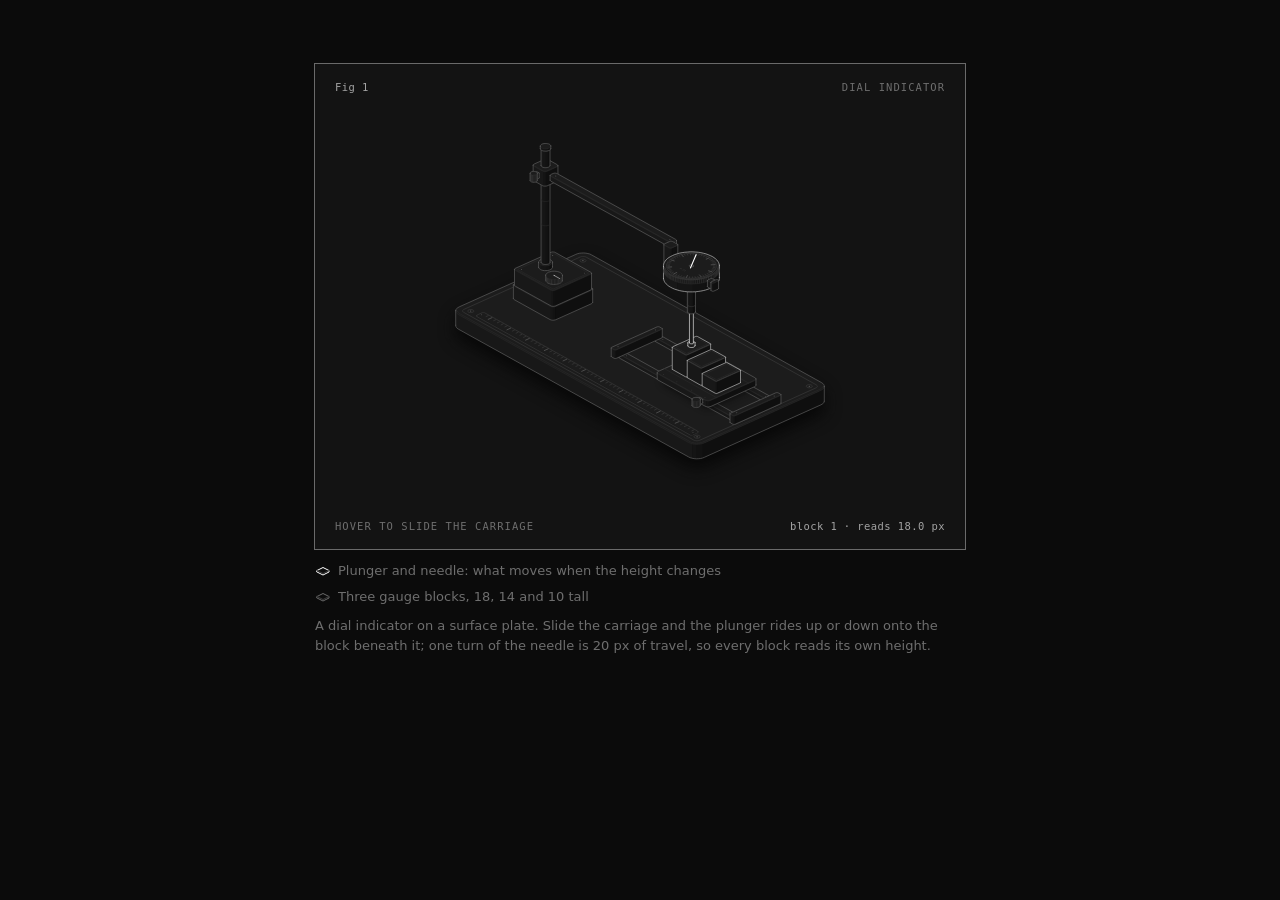
<file: .agents/skills/anatomy/examples/dial-indicator/dial-indicator.html>
<!doctype html><html lang="en"><head><meta charset="utf-8"><meta name="viewport" content="width=device-width, initial-scale=1"><title>Dial indicator</title><style>
.iso{
  --anatomy-page:#0b0b0b;--anatomy-card:#131313;--anatomy-text:#a3a3a3;--anatomy-strong:#e6e6e6;--anatomy-muted:#6e6e6e;
  --anatomy-paper:#131313;--anatomy-face:#1b1b1b;--anatomy-top:#1c1c1c;
  --anatomy-shade-0:#0f0f0f;--anatomy-shade-1:#121212;--anatomy-shade-2:#151515;--anatomy-shade-3:#181818;
  --anatomy-lit-top:#262626;--anatomy-lit-shade:#1d1d1d;
  --anatomy-hi:#d4d4d4;--anatomy-mid:#6a6a6a;--anatomy-lo:#3e3e3e;--anatomy-faint:#2a2a2a;--anatomy-lit:#ffffff;
  --anatomy-halo:#050505;--anatomy-halo-opacity:.9;--anatomy-dot:#e6e6e6;
  --anatomy-red:#ff6b6b;--anatomy-green:#6be0a0;--anatomy-blue:#6b9bff;
  --anatomy-weight:.6px;--anatomy-ease:cubic-bezier(.32,.72,0,1);
  --anatomy-mono:ui-monospace,"SF Mono",Menlo,Consolas,monospace;
  --anatomy-lift:inset 0 1px 0 0 #ffffff0a,inset 0 0 0 1px #ffffff06,0 0 0 1px #00000026,0 1px 1px -.5px #00000014,0 3px 3px -1.5px #00000014,0 6px 6px -3px #00000014,0 12px 12px -6px #00000014;
}
.iso[data-theme="light"]{
  --anatomy-page:#f2f2ef;--anatomy-card:#fbfbfa;--anatomy-text:#57575a;--anatomy-strong:#18181a;--anatomy-muted:#8c8c90;
  --anatomy-paper:#fbfbfa;--anatomy-face:#ffffff;--anatomy-top:#ffffff;
  --anatomy-shade-0:#dcdcd9;--anatomy-shade-1:#e5e5e2;--anatomy-shade-2:#ededea;--anatomy-shade-3:#f4f4f1;
  --anatomy-lit-top:#ffffff;--anatomy-lit-shade:#eeeeeb;
  --anatomy-hi:#26262a;--anatomy-mid:#8a8a8f;--anatomy-lo:#b4b4b8;--anatomy-faint:#d4d4d6;--anatomy-lit:#000000;
  --anatomy-halo:#8a8a80;--anatomy-halo-opacity:.32;--anatomy-dot:#3a3a3e;
  --anatomy-red:#e5484d;--anatomy-green:#30a46c;--anatomy-blue:#3e63dd;
  --anatomy-lift:inset 0 1px 0 0 #ffffff,0 0 0 1px #0000000f,0 1px 1px -.5px #0000000a,0 3px 3px -1.5px #0000000a,0 6px 6px -3px #0000000a,0 12px 12px -6px #0000000a;
}
.iso-svg{display:block;width:100%;height:auto;overflow:visible}
.iso-svg path,.iso-svg circle{vector-effect:non-scaling-stroke}
.iso-fill{fill:var(--anatomy-paper);stroke:none}
.iso-solid[data-lit]>.iso-fill{fill:var(--anatomy-face)}
.iso-shade,.iso-top{stroke:none}
.iso-shade[data-shade="0"]{fill:var(--anatomy-shade-0)}
.iso-shade[data-shade="1"]{fill:var(--anatomy-shade-1)}
.iso-shade[data-shade="2"]{fill:var(--anatomy-shade-2)}
.iso-shade[data-shade="3"]{fill:var(--anatomy-shade-3)}
.iso-top{fill:var(--anatomy-top)}
.iso-solid[data-lit]>.iso-top{fill:var(--anatomy-lit-top)}
.iso-solid[data-lit]>.iso-shade{fill:var(--anatomy-lit-shade)}
.iso-solid[data-seamless]>.iso-shade,.iso-solid[data-seamless]>.iso-top{stroke-width:.4;stroke-linejoin:round}
.iso-solid[data-seamless]>.iso-shade[data-shade="0"]{stroke:var(--anatomy-shade-0)}
.iso-solid[data-seamless]>.iso-shade[data-shade="1"]{stroke:var(--anatomy-shade-1)}
.iso-solid[data-seamless]>.iso-shade[data-shade="2"]{stroke:var(--anatomy-shade-2)}
.iso-solid[data-seamless]>.iso-shade[data-shade="3"]{stroke:var(--anatomy-shade-3)}
.iso-solid[data-seamless]>.iso-top{stroke:var(--anatomy-top)}
.iso-solid[data-seamless][data-lit]>.iso-top{stroke:var(--anatomy-lit-top)}
.iso-solid[data-seamless][data-lit]>.iso-shade{stroke:var(--anatomy-lit-shade)}
.iso-solid[data-lit]>.iso-edge{stroke:var(--anatomy-lit)}
.iso-halo{fill:var(--anatomy-halo);stroke:none;filter:blur(9px);opacity:var(--anatomy-halo-opacity);transform:translateY(3px)}
.iso-line{fill:none;stroke:var(--anatomy-lo);stroke-width:var(--anatomy-weight);stroke-linecap:round;stroke-linejoin:round}
.iso-line[data-tone="hi"]{stroke:var(--anatomy-hi)}
.iso-line[data-tone="mid"]{stroke:var(--anatomy-mid)}
.iso-line[data-tone="lo"]{stroke:var(--anatomy-lo)}
.iso-line[data-tone="faint"]{stroke:var(--anatomy-faint)}
.iso-line[data-tone="lit"]{stroke:var(--anatomy-lit)}
.iso-line[data-tone="red"]{stroke:var(--anatomy-red)}
.iso-line[data-tone="green"]{stroke:var(--anatomy-green)}
.iso-line[data-tone="blue"]{stroke:var(--anatomy-blue)}
.iso-line[data-dotted]{stroke-dasharray:.01 3.5;stroke-width:1}
.iso-line[data-dashed]{stroke-dasharray:3 3}
.iso-line[data-flow]{stroke-dasharray:2 6}
.iso-wire-end{fill:var(--anatomy-paper);stroke:var(--anatomy-lo);stroke-width:var(--anatomy-weight)}
.iso-wire[data-tone="hi"] .iso-wire-end{stroke:var(--anatomy-hi)}
.iso-wire[data-tone="mid"] .iso-wire-end{stroke:var(--anatomy-mid)}
.iso-wire[data-tone="faint"] .iso-wire-end{stroke:var(--anatomy-faint)}
.iso-wire[data-tone="lit"] .iso-wire-end{stroke:var(--anatomy-lit)}
.iso-dots circle{fill:var(--anatomy-dot);stroke:none;opacity:.32}
.iso-dots[data-tone="hi"] circle{opacity:.85}
.iso-dots[data-tone="mid"] circle{opacity:.45}
.iso-dots[data-tone="lo"] circle{opacity:.22}
.iso-dots[data-tone="faint"] circle{opacity:.12}
.iso-face-text{fill:var(--anatomy-mid);font-family:var(--anatomy-mono);letter-spacing:.04em}
.iso-face-text[data-tone="hi"]{fill:var(--anatomy-hi)}
.iso-face-text[data-tone="lo"]{fill:var(--anatomy-lo)}
.iso-face-text[data-tone="faint"]{fill:var(--anatomy-faint)}
.tb-body{fill:var(--anatomy-shade-2);stroke:none}
.tb-shine{fill:var(--anatomy-top);stroke:none}
.tb-shade{fill:var(--anatomy-shade-0);stroke:none}
.tb-ring{fill:none;stroke:var(--anatomy-lo);stroke-width:.45;stroke-linecap:butt;stroke-linejoin:round}
.tb-ring[data-tone="mid"]{stroke:var(--anatomy-mid)}
.tb-ring[data-tone="faint"]{stroke:var(--anatomy-faint)}
.tb-ring[data-tone="hi"]{stroke:var(--anatomy-hi)}
@keyframes iso-flow{to{stroke-dashoffset:-32}}
@keyframes iso-pulse{0%,100%{opacity:.18}12%{opacity:1}40%{opacity:.18}}
.iso-line[data-flow]{animation:iso-flow 1600ms linear infinite}
.iso-dots circle[data-pulse]{animation:iso-pulse 1600ms steps(1,end) infinite;animation-delay:var(--pulse-at,0ms)}
.iso-figure{margin:32px 0 36px}
.iso-plate{position:relative;padding:52px 24px;border-radius:0;background:var(--anatomy-card);box-shadow:0 0 0 1px var(--anatomy-mid);--anatomy-paper:var(--anatomy-card)}
.iso-plate-corners{position:absolute;inset:18px 20px;pointer-events:none}
.iso-plate-corner{position:absolute;color:var(--anatomy-muted);font-family:var(--anatomy-mono);font-size:10.5px;line-height:1;letter-spacing:.04em;white-space:nowrap}
.iso-plate-corner[data-corner="fig"]{top:0;left:0;color:var(--anatomy-text)}
.iso-plate-corner[data-corner="title"]{top:0;right:0;text-transform:uppercase;letter-spacing:.1em}
.iso-plate-corner[data-corner="hint"]{bottom:0;left:0;text-transform:uppercase;letter-spacing:.1em}
.iso-plate-corner[data-corner="readout"]{right:0;bottom:0;color:var(--anatomy-text);font-variant-numeric:tabular-nums}
.iso-plate .iso-svg{margin:0 auto}
.iso-legend{display:grid;gap:8px;margin-top:12px;color:var(--anatomy-muted);font-size:13px;line-height:1.55}
.iso-keys{display:flex;flex-wrap:wrap;gap:6px 18px}
.iso-key{display:inline-flex;align-items:center;gap:7px}
.iso-swatch{width:16px;height:10px;flex:none;overflow:visible}
.iso-swatch path{fill:none;stroke:var(--anatomy-hi);stroke-width:1;vector-effect:non-scaling-stroke;stroke-linejoin:round;stroke-linecap:round}
.iso-swatch[data-mark="raised"] path,.iso-swatch[data-mark="flat"] path{stroke:var(--anatomy-mid)}
.iso-swatch[data-mark="lit"] path{stroke:var(--anatomy-lit)}
.iso-swatch[data-mark="dim"] path{stroke:var(--anatomy-lo)}
.iso-swatch[data-mark="dotted"] path{stroke-dasharray:.01 3;stroke-width:1.4}
.iso-swatch[data-mark="dashed"] path{stroke-dasharray:3 2.5}
.iso-swatch[data-mark="red"] path{stroke:var(--anatomy-red)}
.iso-swatch[data-mark="green"] path{stroke:var(--anatomy-green)}
.iso-swatch[data-mark="blue"] path{stroke:var(--anatomy-blue)}
.iso-swatch-crease{stroke:var(--anatomy-lo)!important}
@media (max-width:560px){.iso-plate{padding:48px 12px 70px}.iso-plate-corner[data-corner="hint"]{bottom:18px}}
@media (prefers-reduced-motion:reduce){.iso-line[data-flow],.iso-dots circle[data-pulse]{animation:none}}

*{box-sizing:border-box}
html{color-scheme:dark}
body[data-theme="light"]{color-scheme:light}
body{margin:0;background:var(--anatomy-page);color:var(--anatomy-text);font:14px/1.6 ui-sans-serif,system-ui,-apple-system,"Segoe UI",sans-serif;-webkit-font-smoothing:antialiased}
.iso-page{width:min(650px,100% - 32px);margin:64px auto 96px}
</style></head><body class="iso" data-theme="dark"><main class="iso-page"><figure class="iso-figure"><div class="iso-plate"><div class="iso-plate-corners" aria-hidden="true"><span class="iso-plate-corner" data-corner="fig">Fig 1</span><span class="iso-plate-corner" data-corner="title">Dial indicator</span><span class="iso-plate-corner" data-corner="hint">Hover to slide the carriage</span><span class="iso-plate-corner" data-corner="readout" data-readout>block 1 · reads 18.0 px</span></div><div class="iso-stage" tabindex="0" role="slider" aria-label="Dial indicator: arrow keys move the carriage from block to block" aria-valuemin="0" aria-valuemax="18" aria-valuenow="18"><svg xmlns="http://www.w3.org/2000/svg" class="iso-svg" viewBox="0 0 600 380" role="img" aria-label="A dial indicator on a surface plate. A magnetic base holds a post and an arm; the arm carries a dial whose plunger rests on three gauge blocks, 18, 14 and 10 tall, on a carriage that slides along two rails. Wherever the carriage stops, the plunger rises to the block under it and the needle turns by the same amount."><path class="iso-halo" d="M116.3 200L116.6 199L117.3 197.9L118.5 197L119.9 196.2L235.9 144L237.6 143.3L239.6 142.9L241.7 142.6L243.9 142.6L246.1 142.7L248.1 143.1L250 143.7L251.6 144.4L480.9 271.7L482.2 272.6L483.1 273.6L483.6 274.7L483.7 275.8L483.7 290.2L483.4 291.3L482.7 292.3L481.5 293.3L480.1 294.1L364.1 346.3L362.4 346.9L360.4 347.4L358.3 347.6L356.1 347.7L353.9 347.5L351.9 347.2L350 346.6L348.4 345.9L119.1 218.5L117.8 217.7L116.9 216.7L116.4 215.6L116.3 214.5Z"/><g class="iso-solid"><path class="iso-fill" d="M232.1 174.7L232.3 173.7L232.9 172.6L233.9 171.6L235.4 170.8L237.1 170.2L239.1 169.8L241.3 169.6L243.5 169.6L245.6 169.9L247.5 170.5L249.1 171.2L250.4 172.1L251.2 173.1L251.6 174.2L251.6 176.1L251.5 177.2L250.9 178.2L249.9 179.2L248.4 180L246.6 180.6L244.6 181.1L242.5 181.2L240.3 181.2L238.2 180.9L236.3 180.4L234.6 179.6L233.4 178.8L232.5 177.7L232.1 176.7Z"/><path class="iso-shade" data-shade="0" d="M248.4 180L246.6 180.6L246.6 178.7L248.4 178.1ZM251.6 176.1L251.5 177.2L251.5 175.2L251.6 174.2ZM251.5 177.2L250.9 178.2L250.9 176.3L251.5 175.2ZM250.9 178.2L249.9 179.2L249.9 177.3L250.9 176.3ZM249.9 179.2L248.4 180L248.4 178.1L249.9 177.3Z"/><path class="iso-shade" data-shade="1" d="M246.6 180.6L244.6 181.1L244.6 179.1L246.6 178.7ZM244.6 181.1L242.5 181.2L242.5 179.3L244.6 179.1Z"/><path class="iso-shade" data-shade="2" d="M242.5 181.2L240.3 181.2L240.3 179.3L242.5 179.3ZM240.3 181.2L238.2 180.9L238.2 179L240.3 179.3ZM238.2 180.9L236.3 180.4L236.3 178.4L238.2 179Z"/><path class="iso-shade" data-shade="3" d="M236.3 180.4L234.6 179.6L234.6 177.7L236.3 178.4ZM234.6 179.6L233.4 178.8L233.4 176.8L234.6 177.7ZM233.4 178.8L232.5 177.7L232.5 175.8L233.4 176.8ZM232.5 177.7L232.1 176.7L232.1 174.7L232.5 175.8Z"/><path class="iso-top" d="M248.4 178.1L246.6 178.7L244.6 179.1L242.5 179.3L240.3 179.3L238.2 179L236.3 178.4L234.6 177.7L233.4 176.8L232.5 175.8L232.1 174.7L232.3 173.7L232.9 172.6L233.9 171.6L235.4 170.8L237.1 170.2L239.1 169.8L241.3 169.6L243.5 169.6L245.6 169.9L247.5 170.5L249.1 171.2L250.4 172.1L251.2 173.1L251.6 174.2L251.5 175.2L250.9 176.3L249.9 177.3Z"/><path class="iso-line iso-crease" data-tone="faint" d="M251.6 174.2L251.5 175.2L250.9 176.3L249.9 177.3L248.4 178.1L246.6 178.7L244.6 179.1L242.5 179.3L240.3 179.3L238.2 179L236.3 178.4L234.6 177.7L233.4 176.8L232.5 175.8L232.1 174.7"/><path class="iso-line iso-edge" data-tone="lo" d="M232.1 174.7L232.3 173.7L232.9 172.6L233.9 171.6L235.4 170.8L237.1 170.2L239.1 169.8L241.3 169.6L243.5 169.6L245.6 169.9L247.5 170.5L249.1 171.2L250.4 172.1L251.2 173.1L251.6 174.2M251.6 176.1L251.5 177.2L250.9 178.2L249.9 179.2L248.4 180L246.6 180.6L244.6 181.1L242.5 181.2L240.3 181.2L238.2 180.9L236.3 180.4L234.6 179.6L233.4 178.8L232.5 177.7L232.1 176.7M232.1 174.7L232.1 176.7M251.6 174.2L251.6 176.1"/></g><g class="iso-solid"><path class="iso-fill" d="M234.4 170.6L234.5 169.7L234.9 168.9L235.7 168.2L236.8 167.6L238.2 167.1L239.8 166.7L241.4 166.6L243.1 166.6L244.7 166.9L246.2 167.3L247.5 167.8L248.5 168.5L249.1 169.3L249.4 170.1L249.4 174.2L249.3 175.1L248.8 175.9L248 176.6L246.9 177.2L245.5 177.7L244 178.1L242.3 178.2L240.6 178.2L239 177.9L237.6 177.5L236.3 177L235.3 176.3L234.7 175.5L234.4 174.7Z"/><path class="iso-shade" data-shade="0" d="M246.9 177.2L245.5 177.7L245.5 173.6L246.9 173.1ZM249.4 174.2L249.3 175.1L249.3 171L249.4 170.1ZM249.3 175.1L248.8 175.9L248.8 171.8L249.3 171ZM248.8 175.9L248 176.6L248 172.5L248.8 171.8ZM248 176.6L246.9 177.2L246.9 173.1L248 172.5Z"/><path class="iso-shade" data-shade="1" d="M245.5 177.7L244 178.1L244 174L245.5 173.6ZM244 178.1L242.3 178.2L242.3 174.1L244 174Z"/><path class="iso-shade" data-shade="2" d="M242.3 178.2L240.6 178.2L240.6 174.1L242.3 174.1ZM240.6 178.2L239 177.9L239 173.8L240.6 174.1ZM239 177.9L237.6 177.5L237.6 173.4L239 173.8Z"/><path class="iso-shade" data-shade="3" d="M237.6 177.5L236.3 177L236.3 172.9L237.6 173.4ZM236.3 177L235.3 176.3L235.3 172.2L236.3 172.9ZM235.3 176.3L234.7 175.5L234.7 171.4L235.3 172.2ZM234.7 175.5L234.4 174.7L234.4 170.6L234.7 171.4Z"/><path class="iso-top" d="M246.9 173.1L245.5 173.6L244 174L242.3 174.1L240.6 174.1L239 173.8L237.6 173.4L236.3 172.9L235.3 172.2L234.7 171.4L234.4 170.6L234.5 169.7L234.9 168.9L235.7 168.2L236.8 167.6L238.2 167.1L239.8 166.7L241.4 166.6L243.1 166.6L244.7 166.9L246.2 167.3L247.5 167.8L248.5 168.5L249.1 169.3L249.4 170.1L249.3 171L248.8 171.8L248 172.5Z"/><path class="iso-line iso-crease" data-tone="faint" d="M249.4 170.1L249.3 171L248.8 171.8L248 172.5L246.9 173.1L245.5 173.6L244 174L242.3 174.1L240.6 174.1L239 173.8L237.6 173.4L236.3 172.9L235.3 172.2L234.7 171.4L234.4 170.6"/><path class="iso-line iso-edge" data-tone="mid" d="M234.4 170.6L234.5 169.7L234.9 168.9L235.7 168.2L236.8 167.6L238.2 167.1L239.8 166.7L241.4 166.6L243.1 166.6L244.7 166.9L246.2 167.3L247.5 167.8L248.5 168.5L249.1 169.3L249.4 170.1M249.4 174.2L249.3 175.1L248.8 175.9L248 176.6L246.9 177.2L245.5 177.7L244 178.1L242.3 178.2L240.6 178.2L239 177.9L237.6 177.5L236.3 177L235.3 176.3L234.7 175.5L234.4 174.7M234.4 170.6L234.4 174.7M249.4 170.1L249.4 174.2"/></g><g class="iso-solid"><path class="iso-fill" d="M145.2 213.9L145.3 212.8L145.9 211.7L147 210.8L148.4 210L150.2 209.3L152.2 208.9L154.3 208.7L156.5 208.8L158.6 209.1L160.5 209.6L162.2 210.3L163.4 211.2L164.3 212.2L164.7 213.3L164.7 215.2L164.5 216.3L163.9 217.4L162.9 218.3L161.5 219.1L159.7 219.8L157.7 220.2L155.5 220.4L153.3 220.3L151.2 220L149.3 219.5L147.7 218.8L146.4 217.9L145.6 216.9L145.2 215.8Z"/><path class="iso-shade" data-shade="0" d="M161.5 219.1L159.7 219.8L159.7 217.9L161.5 217.2ZM164.7 215.2L164.5 216.3L164.5 214.4L164.7 213.3ZM164.5 216.3L163.9 217.4L163.9 215.4L164.5 214.4ZM163.9 217.4L162.9 218.3L162.9 216.4L163.9 215.4ZM162.9 218.3L161.5 219.1L161.5 217.2L162.9 216.4Z"/><path class="iso-shade" data-shade="1" d="M159.7 219.8L157.7 220.2L157.7 218.3L159.7 217.9ZM157.7 220.2L155.5 220.4L155.5 218.5L157.7 218.3Z"/><path class="iso-shade" data-shade="2" d="M155.5 220.4L153.3 220.3L153.3 218.4L155.5 218.5ZM153.3 220.3L151.2 220L151.2 218.1L153.3 218.4ZM151.2 220L149.3 219.5L149.3 217.6L151.2 218.1Z"/><path class="iso-shade" data-shade="3" d="M149.3 219.5L147.7 218.8L147.7 216.9L149.3 217.6ZM147.7 218.8L146.4 217.9L146.4 216L147.7 216.9ZM146.4 217.9L145.6 216.9L145.6 215L146.4 216ZM145.6 216.9L145.2 215.8L145.2 213.9L145.6 215Z"/><path class="iso-top" d="M161.5 217.2L159.7 217.9L157.7 218.3L155.5 218.5L153.3 218.4L151.2 218.1L149.3 217.6L147.7 216.9L146.4 216L145.6 215L145.2 213.9L145.3 212.8L145.9 211.7L147 210.8L148.4 210L150.2 209.3L152.2 208.9L154.3 208.7L156.5 208.8L158.6 209.1L160.5 209.6L162.2 210.3L163.4 211.2L164.3 212.2L164.7 213.3L164.5 214.4L163.9 215.4L162.9 216.4Z"/><path class="iso-line iso-crease" data-tone="faint" d="M164.7 213.3L164.5 214.4L163.9 215.4L162.9 216.4L161.5 217.2L159.7 217.9L157.7 218.3L155.5 218.5L153.3 218.4L151.2 218.1L149.3 217.6L147.7 216.9L146.4 216L145.6 215L145.2 213.9"/><path class="iso-line iso-edge" data-tone="lo" d="M145.2 213.9L145.3 212.8L145.9 211.7L147 210.8L148.4 210L150.2 209.3L152.2 208.9L154.3 208.7L156.5 208.8L158.6 209.1L160.5 209.6L162.2 210.3L163.4 211.2L164.3 212.2L164.7 213.3M164.7 215.2L164.5 216.3L163.9 217.4L162.9 218.3L161.5 219.1L159.7 219.8L157.7 220.2L155.5 220.4L153.3 220.3L151.2 220L149.3 219.5L147.7 218.8L146.4 217.9L145.6 216.9L145.2 215.8M145.2 213.9L145.2 215.8M164.7 213.3L164.7 215.2"/></g><g class="iso-solid"><path class="iso-fill" d="M147.4 209.7L147.5 208.9L148 208.1L148.8 207.3L149.9 206.7L151.3 206.2L152.8 205.9L154.5 205.7L156.2 205.8L157.8 206L159.3 206.4L160.5 207L161.5 207.7L162.1 208.4L162.4 209.3L162.4 213.4L162.3 214.2L161.9 215L161.1 215.8L160 216.4L158.6 216.9L157 217.2L155.4 217.4L153.7 217.3L152.1 217.1L150.6 216.7L149.3 216.1L148.4 215.4L147.7 214.7L147.4 213.8Z"/><path class="iso-shade" data-shade="0" d="M160 216.4L158.6 216.9L158.6 212.8L160 212.3ZM162.4 213.4L162.3 214.2L162.3 210.1L162.4 209.3ZM162.3 214.2L161.9 215L161.9 210.9L162.3 210.1ZM161.9 215L161.1 215.8L161.1 211.7L161.9 210.9ZM161.1 215.8L160 216.4L160 212.3L161.1 211.7Z"/><path class="iso-shade" data-shade="1" d="M158.6 216.9L157 217.2L157 213.1L158.6 212.8ZM157 217.2L155.4 217.4L155.4 213.2L157 213.1Z"/><path class="iso-shade" data-shade="2" d="M155.4 217.4L153.7 217.3L153.7 213.2L155.4 213.2ZM153.7 217.3L152.1 217.1L152.1 213L153.7 213.2ZM152.1 217.1L150.6 216.7L150.6 212.6L152.1 213Z"/><path class="iso-shade" data-shade="3" d="M150.6 216.7L149.3 216.1L149.3 212L150.6 212.6ZM149.3 216.1L148.4 215.4L148.4 211.3L149.3 212ZM148.4 215.4L147.7 214.7L147.7 210.5L148.4 211.3ZM147.7 214.7L147.4 213.8L147.4 209.7L147.7 210.5Z"/><path class="iso-top" d="M160 212.3L158.6 212.8L157 213.1L155.4 213.2L153.7 213.2L152.1 213L150.6 212.6L149.3 212L148.4 211.3L147.7 210.5L147.4 209.7L147.5 208.9L148 208.1L148.8 207.3L149.9 206.7L151.3 206.2L152.8 205.9L154.5 205.7L156.2 205.8L157.8 206L159.3 206.4L160.5 207L161.5 207.7L162.1 208.4L162.4 209.3L162.3 210.1L161.9 210.9L161.1 211.7Z"/><path class="iso-line iso-crease" data-tone="faint" d="M162.4 209.3L162.3 210.1L161.9 210.9L161.1 211.7L160 212.3L158.6 212.8L157 213.1L155.4 213.2L153.7 213.2L152.1 213L150.6 212.6L149.3 212L148.4 211.3L147.7 210.5L147.4 209.7"/><path class="iso-line iso-edge" data-tone="mid" d="M147.4 209.7L147.5 208.9L148 208.1L148.8 207.3L149.9 206.7L151.3 206.2L152.8 205.9L154.5 205.7L156.2 205.8L157.8 206L159.3 206.4L160.5 207L161.5 207.7L162.1 208.4L162.4 209.3M162.4 213.4L162.3 214.2L161.9 215L161.1 215.8L160 216.4L158.6 216.9L157 217.2L155.4 217.4L153.7 217.3L152.1 217.1L150.6 216.7L149.3 216.1L148.4 215.4L147.7 214.7L147.4 213.8M147.4 209.7L147.4 213.8M162.4 209.3L162.4 213.4"/></g><g class="iso-solid"><path class="iso-fill" d="M435.3 287.6L435.5 286.5L436.1 285.4L437.1 284.5L438.5 283.7L440.3 283L442.3 282.6L444.5 282.4L446.7 282.5L448.8 282.8L450.7 283.3L452.3 284L453.6 284.9L454.4 285.9L454.8 287L454.8 288.9L454.7 290L454.1 291.1L453 292L451.6 292.8L449.8 293.5L447.8 293.9L445.7 294.1L443.5 294L441.4 293.7L439.5 293.2L437.8 292.5L436.6 291.6L435.7 290.6L435.3 289.5Z"/><path class="iso-shade" data-shade="0" d="M451.6 292.8L449.8 293.5L449.8 291.5L451.6 290.9ZM454.8 288.9L454.7 290L454.7 288.1L454.8 287ZM454.7 290L454.1 291.1L454.1 289.1L454.7 288.1ZM454.1 291.1L453 292L453 290.1L454.1 289.1ZM453 292L451.6 292.8L451.6 290.9L453 290.1Z"/><path class="iso-shade" data-shade="1" d="M449.8 293.5L447.8 293.9L447.8 292L449.8 291.5ZM447.8 293.9L445.7 294.1L445.7 292.1L447.8 292Z"/><path class="iso-shade" data-shade="2" d="M445.7 294.1L443.5 294L443.5 292.1L445.7 292.1ZM443.5 294L441.4 293.7L441.4 291.8L443.5 292.1ZM441.4 293.7L439.5 293.2L439.5 291.3L441.4 291.8Z"/><path class="iso-shade" data-shade="3" d="M439.5 293.2L437.8 292.5L437.8 290.5L439.5 291.3ZM437.8 292.5L436.6 291.6L436.6 289.7L437.8 290.5ZM436.6 291.6L435.7 290.6L435.7 288.7L436.6 289.7ZM435.7 290.6L435.3 289.5L435.3 287.6L435.7 288.7Z"/><path class="iso-top" d="M451.6 290.9L449.8 291.5L447.8 292L445.7 292.1L443.5 292.1L441.4 291.8L439.5 291.3L437.8 290.5L436.6 289.7L435.7 288.7L435.3 287.6L435.5 286.5L436.1 285.4L437.1 284.5L438.5 283.7L440.3 283L442.3 282.6L444.5 282.4L446.7 282.5L448.8 282.8L450.7 283.3L452.3 284L453.6 284.9L454.4 285.9L454.8 287L454.7 288.1L454.1 289.1L453 290.1Z"/><path class="iso-line iso-crease" data-tone="faint" d="M454.8 287L454.7 288.1L454.1 289.1L453 290.1L451.6 290.9L449.8 291.5L447.8 292L445.7 292.1L443.5 292.1L441.4 291.8L439.5 291.3L437.8 290.5L436.6 289.7L435.7 288.7L435.3 287.6"/><path class="iso-line iso-edge" data-tone="lo" d="M435.3 287.6L435.5 286.5L436.1 285.4L437.1 284.5L438.5 283.7L440.3 283L442.3 282.6L444.5 282.4L446.7 282.5L448.8 282.8L450.7 283.3L452.3 284L453.6 284.9L454.4 285.9L454.8 287M454.8 288.9L454.7 290L454.1 291.1L453 292L451.6 292.8L449.8 293.5L447.8 293.9L445.7 294.1L443.5 294L441.4 293.7L439.5 293.2L437.8 292.5L436.6 291.6L435.7 290.6L435.3 289.5M435.3 287.6L435.3 289.5M454.8 287L454.8 288.9"/></g><g class="iso-solid"><path class="iso-fill" d="M437.6 283.4L437.7 282.6L438.1 281.8L438.9 281L440 280.4L441.4 279.9L443 279.6L444.6 279.4L446.3 279.5L447.9 279.7L449.4 280.1L450.7 280.7L451.6 281.4L452.3 282.1L452.6 283L452.6 287.1L452.5 287.9L452 288.7L451.2 289.4L450.1 290.1L448.7 290.6L447.2 290.9L445.5 291L443.8 291L442.2 290.8L440.7 290.4L439.5 289.8L438.5 289.1L437.9 288.3L437.6 287.5Z"/><path class="iso-shade" data-shade="0" d="M450.1 290.1L448.7 290.6L448.7 286.5L450.1 286ZM452.6 287.1L452.5 287.9L452.5 283.8L452.6 283ZM452.5 287.9L452 288.7L452 284.6L452.5 283.8ZM452 288.7L451.2 289.4L451.2 285.3L452 284.6ZM451.2 289.4L450.1 290.1L450.1 286L451.2 285.3Z"/><path class="iso-shade" data-shade="1" d="M448.7 290.6L447.2 290.9L447.2 286.8L448.7 286.5ZM447.2 290.9L445.5 291L445.5 286.9L447.2 286.8Z"/><path class="iso-shade" data-shade="2" d="M445.5 291L443.8 291L443.8 286.9L445.5 286.9ZM443.8 291L442.2 290.8L442.2 286.7L443.8 286.9ZM442.2 290.8L440.7 290.4L440.7 286.3L442.2 286.7Z"/><path class="iso-shade" data-shade="3" d="M440.7 290.4L439.5 289.8L439.5 285.7L440.7 286.3ZM439.5 289.8L438.5 289.1L438.5 285L439.5 285.7ZM438.5 289.1L437.9 288.3L437.9 284.2L438.5 285ZM437.9 288.3L437.6 287.5L437.6 283.4L437.9 284.2Z"/><path class="iso-top" d="M450.1 286L448.7 286.5L447.2 286.8L445.5 286.9L443.8 286.9L442.2 286.7L440.7 286.3L439.5 285.7L438.5 285L437.9 284.2L437.6 283.4L437.7 282.6L438.1 281.8L438.9 281L440 280.4L441.4 279.9L443 279.6L444.6 279.4L446.3 279.5L447.9 279.7L449.4 280.1L450.7 280.7L451.6 281.4L452.3 282.1L452.6 283L452.5 283.8L452 284.6L451.2 285.3Z"/><path class="iso-line iso-crease" data-tone="faint" d="M452.6 283L452.5 283.8L452 284.6L451.2 285.3L450.1 286L448.7 286.5L447.2 286.8L445.5 286.9L443.8 286.9L442.2 286.7L440.7 286.3L439.5 285.7L438.5 285L437.9 284.2L437.6 283.4"/><path class="iso-line iso-edge" data-tone="mid" d="M437.6 283.4L437.7 282.6L438.1 281.8L438.9 281L440 280.4L441.4 279.9L443 279.6L444.6 279.4L446.3 279.5L447.9 279.7L449.4 280.1L450.7 280.7L451.6 281.4L452.3 282.1L452.6 283M452.6 287.1L452.5 287.9L452 288.7L451.2 289.4L450.1 290.1L448.7 290.6L447.2 290.9L445.5 291L443.8 291L442.2 290.8L440.7 290.4L439.5 289.8L438.5 289.1L437.9 288.3L437.6 287.5M437.6 283.4L437.6 287.5M452.6 283L452.6 287.1"/></g><g class="iso-solid"><path class="iso-fill" d="M348.4 326.7L348.5 325.6L349.1 324.6L350.1 323.6L351.6 322.8L353.4 322.2L355.4 321.8L357.5 321.6L359.7 321.6L361.8 321.9L363.7 322.4L365.4 323.2L366.6 324.1L367.5 325.1L367.9 326.1L367.9 328.1L367.7 329.2L367.1 330.2L366.1 331.2L364.6 332L362.9 332.6L360.9 333L358.7 333.2L356.5 333.2L354.4 332.9L352.5 332.3L350.9 331.6L349.6 330.7L348.8 329.7L348.4 328.7Z"/><path class="iso-shade" data-shade="0" d="M364.6 332L362.9 332.6L362.9 330.7L364.6 330.1ZM367.9 328.1L367.7 329.2L367.7 327.2L367.9 326.1ZM367.7 329.2L367.1 330.2L367.1 328.3L367.7 327.2ZM367.1 330.2L366.1 331.2L366.1 329.2L367.1 328.3ZM366.1 331.2L364.6 332L364.6 330.1L366.1 329.2Z"/><path class="iso-shade" data-shade="1" d="M362.9 332.6L360.9 333L360.9 331.1L362.9 330.7ZM360.9 333L358.7 333.2L358.7 331.3L360.9 331.1Z"/><path class="iso-shade" data-shade="2" d="M358.7 333.2L356.5 333.2L356.5 331.2L358.7 331.3ZM356.5 333.2L354.4 332.9L354.4 330.9L356.5 331.2ZM354.4 332.9L352.5 332.3L352.5 330.4L354.4 330.9Z"/><path class="iso-shade" data-shade="3" d="M352.5 332.3L350.9 331.6L350.9 329.7L352.5 330.4ZM350.9 331.6L349.6 330.7L349.6 328.8L350.9 329.7ZM349.6 330.7L348.8 329.7L348.8 327.8L349.6 328.8ZM348.8 329.7L348.4 328.7L348.4 326.7L348.8 327.8Z"/><path class="iso-top" d="M364.6 330.1L362.9 330.7L360.9 331.1L358.7 331.3L356.5 331.2L354.4 330.9L352.5 330.4L350.9 329.7L349.6 328.8L348.8 327.8L348.4 326.7L348.5 325.6L349.1 324.6L350.1 323.6L351.6 322.8L353.4 322.2L355.4 321.8L357.5 321.6L359.7 321.6L361.8 321.9L363.7 322.4L365.4 323.2L366.6 324.1L367.5 325.1L367.9 326.1L367.7 327.2L367.1 328.3L366.1 329.2Z"/><path class="iso-line iso-crease" data-tone="faint" d="M367.9 326.1L367.7 327.2L367.1 328.3L366.1 329.2L364.6 330.1L362.9 330.7L360.9 331.1L358.7 331.3L356.5 331.2L354.4 330.9L352.5 330.4L350.9 329.7L349.6 328.8L348.8 327.8L348.4 326.7"/><path class="iso-line iso-edge" data-tone="lo" d="M348.4 326.7L348.5 325.6L349.1 324.6L350.1 323.6L351.6 322.8L353.4 322.2L355.4 321.8L357.5 321.6L359.7 321.6L361.8 321.9L363.7 322.4L365.4 323.2L366.6 324.1L367.5 325.1L367.9 326.1M367.9 328.1L367.7 329.2L367.1 330.2L366.1 331.2L364.6 332L362.9 332.6L360.9 333L358.7 333.2L356.5 333.2L354.4 332.9L352.5 332.3L350.9 331.6L349.6 330.7L348.8 329.7L348.4 328.7M348.4 326.7L348.4 328.7M367.9 326.1L367.9 328.1"/></g><g class="iso-solid"><path class="iso-fill" d="M350.6 322.6L350.7 321.7L351.2 320.9L352 320.2L353.1 319.5L354.5 319L356 318.7L357.7 318.6L359.4 318.6L361 318.8L362.4 319.3L363.7 319.8L364.7 320.5L365.3 321.3L365.6 322.1L365.6 326.2L365.5 327L365.1 327.9L364.3 328.6L363.2 329.2L361.8 329.7L360.2 330L358.6 330.2L356.9 330.1L355.3 329.9L353.8 329.5L352.5 328.9L351.5 328.3L350.9 327.5L350.6 326.7Z"/><path class="iso-shade" data-shade="0" d="M363.2 329.2L361.8 329.7L361.8 325.6L363.2 325.1ZM365.6 326.2L365.5 327L365.5 322.9L365.6 322.1ZM365.5 327L365.1 327.9L365.1 323.8L365.5 322.9ZM365.1 327.9L364.3 328.6L364.3 324.5L365.1 323.8ZM364.3 328.6L363.2 329.2L363.2 325.1L364.3 324.5Z"/><path class="iso-shade" data-shade="1" d="M361.8 329.7L360.2 330L360.2 325.9L361.8 325.6ZM360.2 330L358.6 330.2L358.6 326.1L360.2 325.9Z"/><path class="iso-shade" data-shade="2" d="M358.6 330.2L356.9 330.1L356.9 326L358.6 326.1ZM356.9 330.1L355.3 329.9L355.3 325.8L356.9 326ZM355.3 329.9L353.8 329.5L353.8 325.4L355.3 325.8Z"/><path class="iso-shade" data-shade="3" d="M353.8 329.5L352.5 328.9L352.5 324.8L353.8 325.4ZM352.5 328.9L351.5 328.3L351.5 324.2L352.5 324.8ZM351.5 328.3L350.9 327.5L350.9 323.4L351.5 324.2ZM350.9 327.5L350.6 326.7L350.6 322.6L350.9 323.4Z"/><path class="iso-top" d="M363.2 325.1L361.8 325.6L360.2 325.9L358.6 326.1L356.9 326L355.3 325.8L353.8 325.4L352.5 324.8L351.5 324.2L350.9 323.4L350.6 322.6L350.7 321.7L351.2 320.9L352 320.2L353.1 319.5L354.5 319L356 318.7L357.7 318.6L359.4 318.6L361 318.8L362.4 319.3L363.7 319.8L364.7 320.5L365.3 321.3L365.6 322.1L365.5 322.9L365.1 323.8L364.3 324.5Z"/><path class="iso-line iso-crease" data-tone="faint" d="M365.6 322.1L365.5 322.9L365.1 323.8L364.3 324.5L363.2 325.1L361.8 325.6L360.2 325.9L358.6 326.1L356.9 326L355.3 325.8L353.8 325.4L352.5 324.8L351.5 324.2L350.9 323.4L350.6 322.6"/><path class="iso-line iso-edge" data-tone="mid" d="M350.6 322.6L350.7 321.7L351.2 320.9L352 320.2L353.1 319.5L354.5 319L356 318.7L357.7 318.6L359.4 318.6L361 318.8L362.4 319.3L363.7 319.8L364.7 320.5L365.3 321.3L365.6 322.1M365.6 326.2L365.5 327L365.1 327.9L364.3 328.6L363.2 329.2L361.8 329.7L360.2 330L358.6 330.2L356.9 330.1L355.3 329.9L353.8 329.5L352.5 328.9L351.5 328.3L350.9 327.5L350.6 326.7M350.6 322.6L350.6 326.7M365.6 322.1L365.6 326.2"/></g><g class="iso-solid"><path class="iso-fill" d="M116.3 194L116.6 192.9L117.3 191.9L118.5 191L119.9 190.2L235.9 138L237.6 137.3L239.6 136.8L241.7 136.6L243.9 136.5L246.1 136.7L248.1 137.1L250 137.6L251.6 138.4L480.9 265.7L482.2 266.6L483.1 267.6L483.6 268.6L483.7 269.7L483.7 284.2L483.4 285.3L482.7 286.3L481.5 287.2L480.1 288L364.1 340.2L362.4 340.9L360.4 341.4L358.3 341.6L356.1 341.7L353.9 341.5L351.9 341.1L350 340.6L348.4 339.8L119.1 212.5L117.8 211.6L116.9 210.6L116.4 209.6L116.3 208.5Z"/><path class="iso-shade" data-shade="0" d="M483.7 284.2L483.4 285.3L483.4 270.8L483.7 269.7ZM483.4 285.3L482.7 286.3L482.7 271.8L483.4 270.8ZM482.7 286.3L481.5 287.2L481.5 272.8L482.7 271.8ZM481.5 287.2L480.1 288L480.1 273.6L481.5 272.8ZM480.1 288L364.1 340.2L364.1 325.8L480.1 273.6ZM364.1 340.2L362.4 340.9L362.4 326.4L364.1 325.8Z"/><path class="iso-shade" data-shade="1" d="M362.4 340.9L360.4 341.4L360.4 326.9L362.4 326.4ZM360.4 341.4L358.3 341.6L358.3 327.1L360.4 326.9ZM358.3 341.6L356.1 341.7L356.1 327.2L358.3 327.1Z"/><path class="iso-shade" data-shade="2" d="M356.1 341.7L353.9 341.5L353.9 327L356.1 327.2ZM353.9 341.5L351.9 341.1L351.9 326.7L353.9 327Z"/><path class="iso-shade" data-shade="3" d="M351.9 341.1L350 340.6L350 326.1L351.9 326.7ZM350 340.6L348.4 339.8L348.4 325.4L350 326.1ZM348.4 339.8L119.1 212.5L119.1 198L348.4 325.4ZM119.1 212.5L117.8 211.6L117.8 197.1L119.1 198ZM117.8 211.6L116.9 210.6L116.9 196.2L117.8 197.1ZM116.9 210.6L116.4 209.6L116.4 195.1L116.9 196.2ZM116.4 209.6L116.3 208.5L116.3 194L116.4 195.1Z"/><path class="iso-top" d="M480.9 265.7L482.2 266.6L483.1 267.6L483.6 268.6L483.7 269.7L483.4 270.8L482.7 271.8L481.5 272.8L480.1 273.6L364.1 325.8L362.4 326.4L360.4 326.9L358.3 327.1L356.1 327.2L353.9 327L351.9 326.7L350 326.1L348.4 325.4L119.1 198L117.8 197.1L116.9 196.2L116.4 195.1L116.3 194L116.6 192.9L117.3 191.9L118.5 191L119.9 190.2L235.9 138L237.6 137.3L239.6 136.8L241.7 136.6L243.9 136.5L246.1 136.7L248.1 137.1L250 137.6L251.6 138.4Z"/><path class="iso-line iso-crease" data-tone="faint" d="M483.7 269.7L483.4 270.8L482.7 271.8L481.5 272.8L480.1 273.6L364.1 325.8L362.4 326.4L360.4 326.9L358.3 327.1L356.1 327.2L353.9 327L351.9 326.7L350 326.1L348.4 325.4L119.1 198L117.8 197.1L116.9 196.2L116.4 195.1L116.3 194"/><path class="iso-line iso-bevel" data-tone="faint" d="M483.7 269.7L481.3 270.5L480.7 271.3L479.8 272.1L478.5 272.8L362.7 324.9L361.2 325.5L359.7 325.8L358 326L356.2 326.1L354.5 325.9L352.8 325.6L351.3 325.2L350 324.6L120.8 197.3L119.7 196.6L119 195.8L118.6 194.9L116.3 194"/><path class="iso-line iso-edge" data-tone="mid" d="M116.3 194L116.6 192.9L117.3 191.9L118.5 191L119.9 190.2L235.9 138L237.6 137.3L239.6 136.8L241.7 136.6L243.9 136.5L246.1 136.7L248.1 137.1L250 137.6L251.6 138.4L480.9 265.7L482.2 266.6L483.1 267.6L483.6 268.6L483.7 269.7M483.7 284.2L483.4 285.3L482.7 286.3L481.5 287.2L480.1 288L364.1 340.2L362.4 340.9L360.4 341.4L358.3 341.6L356.1 341.7L353.9 341.5L351.9 341.1L350 340.6L348.4 339.8L119.1 212.5L117.8 211.6L116.9 210.6L116.4 209.6L116.3 208.5M483.7 269.7L483.7 284.2M116.3 194L116.3 208.5"/></g><path class="iso-line" data-tone="lo" d="M475.7 268L476.2 268.4L476.6 268.7L476.8 269.1L476.8 269.5L476.7 269.9L476.4 270.3L476 270.7L475.4 271L359.5 323.2L358.8 323.4L358.1 323.6L357.3 323.7L356.5 323.7L355.6 323.6L354.9 323.5L354.2 323.3L353.6 323L124.3 195.7L123.8 195.4L123.4 195L123.2 194.6L123.2 194.2L123.3 193.8L123.6 193.4L124 193L124.6 192.7L240.5 140.5L241.2 140.3L241.9 140.1L242.7 140L243.5 140L244.4 140.1L245.1 140.2L245.8 140.4L246.4 140.7Z"/><path class="iso-line" data-tone="lo" d="M245.2 145.2L244.1 145.5L243 145.6L241.8 145.5L240.8 145.1L240.2 144.6L240.1 144L240.4 143.4L241.1 142.9L242.1 142.6L243.3 142.5L244.4 142.7L245.4 143L246 143.6L246.2 144.1L245.9 144.7ZM470.7 270.5L469.7 270.8L468.5 270.9L467.4 270.7L466.4 270.3L465.8 269.8L465.6 269.2L465.9 268.7L466.6 268.2L467.7 267.9L468.8 267.8L470 267.9L471 268.3L471.6 268.8L471.7 269.4L471.4 270ZM133.4 195.5L132.3 195.8L131.2 195.9L130 195.8L129 195.4L128.4 194.9L128.3 194.3L128.6 193.7L129.3 193.3L130.3 193L131.5 192.9L132.6 193L133.6 193.4L134.2 193.9L134.4 194.5L134.1 195.1ZM358.9 320.8L357.9 321.1L356.7 321.2L355.6 321L354.6 320.7L354 320.2L353.8 319.6L354.1 319L354.8 318.5L355.9 318.2L357 318.1L358.2 318.3L359.2 318.6L359.8 319.1L359.9 319.7L359.6 320.3Z"/><g class="iso-dots" data-tone="mid"><circle cx="243.1" cy="144.1" r="0.5"/><circle cx="468.7" cy="269.3" r="0.5"/><circle cx="131.3" cy="194.4" r="0.5"/><circle cx="356.9" cy="319.7" r="0.5"/></g><g class="iso-solid"><path class="iso-fill" d="M137.3 198.9L137.3 198.6L137.7 198.3L142.9 196L143.6 195.8L144.3 195.8L144.9 196L357.4 314L357.7 314.3L357.7 315.1L357.7 315.4L357.3 315.7L352.1 318.1L351.5 318.2L350.8 318.2L350.2 318L137.6 200L137.3 199.7Z"/><path class="iso-shade" data-shade="0" d="M357.7 315.1L357.7 315.4L357.7 314.7L357.7 314.3ZM357.7 315.4L357.3 315.7L357.3 315L357.7 314.7ZM357.3 315.7L352.1 318.1L352.1 317.3L357.3 315Z"/><path class="iso-shade" data-shade="1" d="M352.1 318.1L351.5 318.2L351.5 317.5L352.1 317.3Z"/><path class="iso-shade" data-shade="2" d="M351.5 318.2L350.8 318.2L350.8 317.5L351.5 317.5Z"/><path class="iso-shade" data-shade="3" d="M350.8 318.2L350.2 318L350.2 317.3L350.8 317.5ZM350.2 318L137.6 200L137.6 199.3L350.2 317.3ZM137.6 200L137.3 199.7L137.3 198.9L137.6 199.3Z"/><path class="iso-top" d="M357.4 314L357.7 314.3L357.7 314.7L357.3 315L352.1 317.3L351.5 317.5L350.8 317.5L350.2 317.3L137.6 199.3L137.3 198.9L137.3 198.6L137.7 198.3L142.9 196L143.6 195.8L144.3 195.8L144.9 196Z"/><path class="iso-line iso-edge" data-tone="lo" d="M137.3 198.9L137.3 198.6L137.7 198.3L142.9 196L143.6 195.8L144.3 195.8L144.9 196L357.4 314L357.7 314.3M357.7 315.1L357.7 315.4L357.3 315.7L352.1 318.1L351.5 318.2L350.8 318.2L350.2 318L137.6 200L137.3 199.7M357.7 314.3L357.7 315.1M137.3 198.9L137.3 199.7"/></g><path class="iso-line" data-tone="lo" d="M148.7 199L146.6 199.9M156.2 203.1L154.1 204M159.9 205.2L157.8 206.1M163.6 207.2L161.6 208.2M167.4 209.3L165.3 210.2M174.8 213.5L172.7 214.4M178.5 215.5L176.5 216.5M182.3 217.6L180.2 218.5M186 219.7L183.9 220.6M193.5 223.8L191.4 224.7M197.2 225.9L195.1 226.8M200.9 228L198.8 228.9M204.6 230L202.6 231M212.1 234.2L210 235.1M215.8 236.2L213.8 237.2M219.6 238.3L217.5 239.2M223.3 240.4L221.2 241.3M230.7 244.5L228.7 245.4M234.5 246.6L232.4 247.5M238.2 248.7L236.1 249.6M241.9 250.7L239.9 251.7M249.4 254.9L247.3 255.8M253.1 256.9L251 257.9M256.8 259L254.8 259.9M260.6 261.1L258.5 262M268 265.2L266 266.1M271.8 267.3L269.7 268.2M275.5 269.4L273.4 270.3M279.2 271.4L277.1 272.4M286.7 275.6L284.6 276.5M290.4 277.6L288.3 278.6M294.1 279.7L292 280.6M297.8 281.8L295.8 282.7M305.3 285.9L303.2 286.9M309 288L307 288.9M312.8 290.1L310.7 291M316.5 292.1L314.4 293.1M323.9 296.3L321.9 297.2M327.7 298.3L325.6 299.3M331.4 300.4L329.3 301.3M335.1 302.5L333.1 303.4M342.6 306.6L340.5 307.6M346.3 308.7L344.2 309.6M350 310.8L348 311.7M353.8 312.8L351.7 313.8"/><path class="iso-line" data-tone="mid" d="M152.4 201L148.7 202.7M171.1 211.4L167.4 213.1M189.7 221.7L186 223.4M208.4 232.1L204.6 233.8M227 242.4L223.3 244.1M245.7 252.8L241.9 254.5M264.3 263.1L260.6 264.8M282.9 273.5L279.2 275.2M301.6 283.8L297.8 285.5M320.2 294.2L316.5 295.9M338.9 304.6L335.1 306.2"/><g class="iso-dots" data-tone="mid"><circle cx="142.2" cy="198.2" r="0.45"/><circle cx="352.8" cy="315.1" r="0.45"/></g><g class="iso-solid"><path class="iso-fill" d="M315.2 220.9L315.2 220.6L315.6 220.3L318.7 218.9L319.4 218.7L320.1 218.7L320.7 218.9L432.6 281L432.9 281.4L432.9 285L432.8 285.3L432.4 285.6L429.3 287L428.7 287.2L428 287.2L427.4 287L315.5 224.9L315.2 224.6Z"/><path class="iso-shade" data-shade="0" d="M432.9 285L432.8 285.3L432.8 281.7L432.9 281.4ZM432.8 285.3L432.4 285.6L432.4 282L432.8 281.7ZM432.4 285.6L429.3 287L429.3 283.4L432.4 282Z"/><path class="iso-shade" data-shade="1" d="M429.3 287L428.7 287.2L428.7 283.6L429.3 283.4Z"/><path class="iso-shade" data-shade="2" d="M428.7 287.2L428 287.2L428 283.6L428.7 283.6Z"/><path class="iso-shade" data-shade="3" d="M428 287.2L427.4 287L427.4 283.4L428 283.6ZM427.4 287L315.5 224.9L315.5 221.3L427.4 283.4ZM315.5 224.9L315.2 224.6L315.2 220.9L315.5 221.3Z"/><path class="iso-top" d="M432.6 281L432.9 281.4L432.8 281.7L432.4 282L429.3 283.4L428.7 283.6L428 283.6L427.4 283.4L315.5 221.3L315.2 220.9L315.2 220.6L315.6 220.3L318.7 218.9L319.4 218.7L320.1 218.7L320.7 218.9Z"/><path class="iso-line iso-crease" data-tone="faint" d="M432.9 281.4L432.8 281.7L432.4 282L429.3 283.4L428.7 283.6L428 283.6L427.4 283.4L315.5 221.3L315.2 220.9"/><path class="iso-line iso-bevel" data-tone="faint" d="M432.9 281.4L432.3 281.6L432 281.8L429 283.2L428.6 283.3L428.2 283.3L427.7 283.2L316 221.1L315.2 220.9"/><path class="iso-line iso-edge" data-tone="mid" d="M315.2 220.9L315.2 220.6L315.6 220.3L318.7 218.9L319.4 218.7L320.1 218.7L320.7 218.9L432.6 281L432.9 281.4M432.9 285L432.8 285.3L432.4 285.6L429.3 287L428.7 287.2L428 287.2L427.4 287L315.5 224.9L315.2 224.6M432.9 281.4L432.9 285M315.2 220.9L315.2 224.6"/></g><g class="iso-dots" data-tone="mid"><circle cx="322.8" cy="222.7" r="0.4"/><circle cx="425.3" cy="279.6" r="0.4"/></g><g class="iso-solid"><path class="iso-fill" d="M279 237.2L279 236.9L279.4 236.6L282.5 235.2L283.1 235L283.9 235L284.5 235.2L396.3 297.3L396.6 297.7L396.6 301.3L396.6 301.6L396.2 301.9L393.1 303.3L392.5 303.5L391.7 303.5L391.1 303.3L279.3 241.2L279 240.9Z"/><path class="iso-shade" data-shade="0" d="M396.6 301.3L396.6 301.6L396.6 298L396.6 297.7ZM396.6 301.6L396.2 301.9L396.2 298.3L396.6 298ZM396.2 301.9L393.1 303.3L393.1 299.7L396.2 298.3Z"/><path class="iso-shade" data-shade="1" d="M393.1 303.3L392.5 303.5L392.5 299.9L393.1 299.7Z"/><path class="iso-shade" data-shade="2" d="M392.5 303.5L391.7 303.5L391.7 299.9L392.5 299.9Z"/><path class="iso-shade" data-shade="3" d="M391.7 303.5L391.1 303.3L391.1 299.7L391.7 299.9ZM391.1 303.3L279.3 241.2L279.3 237.6L391.1 299.7ZM279.3 241.2L279 240.9L279 237.2L279.3 237.6Z"/><path class="iso-top" d="M396.3 297.3L396.6 297.7L396.6 298L396.2 298.3L393.1 299.7L392.5 299.9L391.7 299.9L391.1 299.7L279.3 237.6L279 237.2L279 236.9L279.4 236.6L282.5 235.2L283.1 235L283.9 235L284.5 235.2Z"/><path class="iso-line iso-crease" data-tone="faint" d="M396.6 297.7L396.6 298L396.2 298.3L393.1 299.7L392.5 299.9L391.7 299.9L391.1 299.7L279.3 237.6L279 237.2"/><path class="iso-line iso-bevel" data-tone="faint" d="M396.6 297.7L396.1 297.9L395.8 298.1L392.8 299.5L392.4 299.6L391.9 299.6L391.5 299.5L279.8 237.4L279 237.2"/><path class="iso-line iso-edge" data-tone="mid" d="M279 237.2L279 236.9L279.4 236.6L282.5 235.2L283.1 235L283.9 235L284.5 235.2L396.3 297.3L396.6 297.7M396.6 301.3L396.6 301.6L396.2 301.9L393.1 303.3L392.5 303.5L391.7 303.5L391.1 303.3L279.3 241.2L279 240.9M396.6 297.7L396.6 301.3M279 237.2L279 240.9"/></g><g class="iso-dots" data-tone="mid"><circle cx="286.5" cy="239" r="0.4"/><circle cx="389.1" cy="295.9" r="0.4"/></g><g class="iso-solid"><path class="iso-fill" d="M271.3 231.3L271.4 230.8L271.8 230.5L317 210.2L317.7 210L318.6 210L319.3 210.2L321.8 211.6L322.2 211.9L322.2 220.4L322.1 220.8L321.6 221.2L276.5 241.5L275.7 241.7L274.9 241.7L274.1 241.4L271.7 240.1L271.3 239.7Z"/><path class="iso-shade" data-shade="0" d="M322.2 220.4L322.1 220.8L322.1 212.4L322.2 211.9ZM322.1 220.8L321.6 221.2L321.6 212.7L322.1 212.4ZM321.6 221.2L276.5 241.5L276.5 233.1L321.6 212.7Z"/><path class="iso-shade" data-shade="1" d="M276.5 241.5L275.7 241.7L275.7 233.3L276.5 233.1Z"/><path class="iso-shade" data-shade="2" d="M275.7 241.7L274.9 241.7L274.9 233.2L275.7 233.3Z"/><path class="iso-shade" data-shade="3" d="M274.9 241.7L274.1 241.4L274.1 233L274.9 233.2ZM274.1 241.4L271.7 240.1L271.7 231.7L274.1 233ZM271.7 240.1L271.3 239.7L271.3 231.3L271.7 231.7Z"/><path class="iso-top" d="M321.8 211.6L322.2 211.9L322.1 212.4L321.6 212.7L276.5 233.1L275.7 233.3L274.9 233.2L274.1 233L271.7 231.7L271.3 231.3L271.4 230.8L271.8 230.5L317 210.2L317.7 210L318.6 210L319.3 210.2Z"/><path class="iso-line iso-crease" data-tone="faint" d="M322.2 211.9L322.1 212.4L321.6 212.7L276.5 233.1L275.7 233.3L274.9 233.2L274.1 233L271.7 231.7L271.3 231.3"/><path class="iso-line iso-bevel" data-tone="faint" d="M322.2 211.9L321.4 212.3L321.1 212.5L276.1 232.8L275.6 232.9L275.1 232.9L274.6 232.7L272.3 231.5L271.3 231.3"/><path class="iso-line iso-edge" data-tone="mid" d="M271.3 231.3L271.4 230.8L271.8 230.5L317 210.2L317.7 210L318.6 210L319.3 210.2L321.8 211.6L322.2 211.9M322.2 220.4L322.1 220.8L321.6 221.2L276.5 241.5L275.7 241.7L274.9 241.7L274.1 241.4L271.7 240.1L271.3 239.7M322.2 211.9L322.2 220.4M271.3 231.3L271.3 239.7"/></g><g class="iso-dots" data-tone="mid"><circle cx="315.4" cy="213.2" r="0.45"/><circle cx="278.1" cy="230" r="0.45"/></g><g class="iso-solid"><path class="iso-fill" d="M389.7 297L389.7 296.6L390.2 296.2L435.3 275.9L436.1 275.7L437 275.7L437.7 275.9L440.1 277.3L440.5 277.7L440.5 286.1L440.5 286.6L440 286.9L394.9 307.2L394.1 307.4L393.2 307.4L392.5 307.2L390.1 305.8L389.7 305.4Z"/><path class="iso-shade" data-shade="0" d="M440.5 286.1L440.5 286.6L440.5 278.1L440.5 277.7ZM440.5 286.6L440 286.9L440 278.5L440.5 278.1ZM440 286.9L394.9 307.2L394.9 298.8L440 278.5Z"/><path class="iso-shade" data-shade="1" d="M394.9 307.2L394.1 307.4L394.1 299L394.9 298.8Z"/><path class="iso-shade" data-shade="2" d="M394.1 307.4L393.2 307.4L393.2 299L394.1 299Z"/><path class="iso-shade" data-shade="3" d="M393.2 307.4L392.5 307.2L392.5 298.7L393.2 299ZM392.5 307.2L390.1 305.8L390.1 297.4L392.5 298.7ZM390.1 305.8L389.7 305.4L389.7 297L390.1 297.4Z"/><path class="iso-top" d="M440.1 277.3L440.5 277.7L440.5 278.1L440 278.5L394.9 298.8L394.1 299L393.2 299L392.5 298.7L390.1 297.4L389.7 297L389.7 296.6L390.2 296.2L435.3 275.9L436.1 275.7L437 275.7L437.7 275.9Z"/><path class="iso-line iso-crease" data-tone="faint" d="M440.5 277.7L440.5 278.1L440 278.5L394.9 298.8L394.1 299L393.2 299L392.5 298.7L390.1 297.4L389.7 297"/><path class="iso-line iso-bevel" data-tone="faint" d="M440.5 277.7L439.8 278L439.5 278.2L394.5 298.5L394 298.6L393.5 298.6L393 298.5L390.7 297.2L389.7 297"/><path class="iso-line iso-edge" data-tone="mid" d="M389.7 297L389.7 296.6L390.2 296.2L435.3 275.9L436.1 275.7L437 275.7L437.7 275.9L440.1 277.3L440.5 277.7M440.5 286.1L440.5 286.6L440 286.9L394.9 307.2L394.1 307.4L393.2 307.4L392.5 307.2L390.1 305.8L389.7 305.4M440.5 277.7L440.5 286.1M389.7 297L389.7 305.4"/></g><g class="iso-dots" data-tone="mid"><circle cx="433.7" cy="279" r="0.45"/><circle cx="396.5" cy="295.7" r="0.45"/></g><g class="iso-solid"><path class="iso-fill" d="M173.8 168.4L174 167.9L174.5 167.4L175.2 167L210.4 151.1L211.3 150.8L212.3 150.7L213.4 150.6L214.5 150.7L215.5 150.9L216.3 151.3L251.7 171L252.3 171.4L252.7 171.9L252.8 172.5L252.8 185.7L252.6 186.3L252.1 186.8L251.4 187.2L216.2 203L215.3 203.3L214.3 203.5L213.2 203.6L212.1 203.5L211.2 203.2L210.3 202.9L174.9 183.2L174.3 182.8L173.9 182.2L173.8 181.7Z"/><path class="iso-shade" data-shade="0" d="M252.8 185.7L252.6 186.3L252.6 173L252.8 172.5ZM252.6 186.3L252.1 186.8L252.1 173.5L252.6 173ZM252.1 186.8L251.4 187.2L251.4 173.9L252.1 173.5ZM251.4 187.2L216.2 203L216.2 189.8L251.4 173.9ZM216.2 203L215.3 203.3L215.3 190.1L216.2 189.8Z"/><path class="iso-shade" data-shade="1" d="M215.3 203.3L214.3 203.5L214.3 190.3L215.3 190.1ZM214.3 203.5L213.2 203.6L213.2 190.3L214.3 190.3Z"/><path class="iso-shade" data-shade="2" d="M213.2 203.6L212.1 203.5L212.1 190.2L213.2 190.3ZM212.1 203.5L211.2 203.2L211.2 190L212.1 190.2Z"/><path class="iso-shade" data-shade="3" d="M211.2 203.2L210.3 202.9L210.3 189.6L211.2 190ZM210.3 202.9L174.9 183.2L174.9 169.9L210.3 189.6ZM174.9 183.2L174.3 182.8L174.3 169.5L174.9 169.9ZM174.3 182.8L173.9 182.2L173.9 169L174.3 169.5ZM173.9 182.2L173.8 181.7L173.8 168.4L173.9 169Z"/><path class="iso-top" d="M251.7 171L252.3 171.4L252.7 171.9L252.8 172.5L252.6 173L252.1 173.5L251.4 173.9L216.2 189.8L215.3 190.1L214.3 190.3L213.2 190.3L212.1 190.2L211.2 190L210.3 189.6L174.9 169.9L174.3 169.5L173.9 169L173.8 168.4L174 167.9L174.5 167.4L175.2 167L210.4 151.1L211.3 150.8L212.3 150.7L213.4 150.6L214.5 150.7L215.5 150.9L216.3 151.3Z"/><path class="iso-line iso-crease" data-tone="faint" d="M252.8 172.5L252.6 173L252.1 173.5L251.4 173.9L216.2 189.8L215.3 190.1L214.3 190.3L213.2 190.3L212.1 190.2L211.2 190L210.3 189.6L174.9 169.9L174.3 169.5L173.9 169L173.8 168.4"/><path class="iso-line iso-bevel" data-tone="faint" d="M252.8 172.5L251.5 172.8L251.2 173.2L250.6 173.5L215.5 189.3L214.8 189.6L214.1 189.7L213.3 189.7L212.5 189.7L211.8 189.5L211.1 189.2L175.8 169.6L175.3 169.2L175 168.9L173.8 168.4"/><path class="iso-line iso-edge" data-tone="mid" d="M173.8 168.4L174 167.9L174.5 167.4L175.2 167L210.4 151.1L211.3 150.8L212.3 150.7L213.4 150.6L214.5 150.7L215.5 150.9L216.3 151.3L251.7 171L252.3 171.4L252.7 171.9L252.8 172.5M252.8 185.7L252.6 186.3L252.1 186.8L251.4 187.2L216.2 203L215.3 203.3L214.3 203.5L213.2 203.6L212.1 203.5L211.2 203.2L210.3 202.9L174.9 183.2L174.3 182.8L173.9 182.2L173.8 181.7M252.8 172.5L252.8 185.7M173.8 168.4L173.8 181.7"/></g><g class="iso-solid"><path class="iso-fill" d="M174.9 152.8L175.1 152.4L175.4 152L176 151.7L211.2 135.9L211.8 135.7L212.6 135.5L213.4 135.5L214.2 135.6L214.9 135.7L215.5 136L250.9 155.7L251.4 156L251.6 156.4L251.7 156.8L251.7 172.4L251.5 172.8L251.2 173.2L250.7 173.5L215.5 189.4L214.8 189.6L214.1 189.7L213.3 189.7L212.5 189.7L211.8 189.5L211.2 189.2L175.7 169.6L175.3 169.2L175 168.9L174.9 168.5Z"/><path class="iso-shade" data-shade="0" d="M251.7 172.4L251.5 172.8L251.5 157.2L251.7 156.8ZM251.5 172.8L251.2 173.2L251.2 157.5L251.5 157.2ZM251.2 173.2L250.7 173.5L250.7 157.8L251.2 157.5ZM250.7 173.5L215.5 189.4L215.5 173.7L250.7 157.8ZM215.5 189.4L214.8 189.6L214.8 173.9L215.5 173.7Z"/><path class="iso-shade" data-shade="1" d="M214.8 189.6L214.1 189.7L214.1 174L214.8 173.9ZM214.1 189.7L213.3 189.7L213.3 174.1L214.1 174Z"/><path class="iso-shade" data-shade="2" d="M213.3 189.7L212.5 189.7L212.5 174L213.3 174.1ZM212.5 189.7L211.8 189.5L211.8 173.8L212.5 174Z"/><path class="iso-shade" data-shade="3" d="M211.8 189.5L211.2 189.2L211.2 173.6L211.8 173.8ZM211.2 189.2L175.7 169.6L175.7 153.9L211.2 173.6ZM175.7 169.6L175.3 169.2L175.3 153.6L175.7 153.9ZM175.3 169.2L175 168.9L175 153.2L175.3 153.6ZM175 168.9L174.9 168.5L174.9 152.8L175 153.2Z"/><path class="iso-top" d="M250.9 155.7L251.4 156L251.6 156.4L251.7 156.8L251.5 157.2L251.2 157.5L250.7 157.8L215.5 173.7L214.8 173.9L214.1 174L213.3 174.1L212.5 174L211.8 173.8L211.2 173.6L175.7 153.9L175.3 153.6L175 153.2L174.9 152.8L175.1 152.4L175.4 152L176 151.7L211.2 135.9L211.8 135.7L212.6 135.5L213.4 135.5L214.2 135.6L214.9 135.7L215.5 136Z"/><path class="iso-line iso-crease" data-tone="faint" d="M251.7 156.8L251.5 157.2L251.2 157.5L250.7 157.8L215.5 173.7L214.8 173.9L214.1 174L213.3 174.1L212.5 174L211.8 173.8L211.2 173.6L175.7 153.9L175.3 153.6L175 153.2L174.9 152.8"/><path class="iso-line iso-bevel" data-tone="faint" d="M251.7 156.8L250.5 157L250.3 157.2L249.9 157.4L214.8 173.2L214.3 173.4L213.8 173.5L213.3 173.5L212.8 173.5L212.4 173.3L211.9 173.2L176.6 153.5L176.3 153.3L176.1 153.1L174.9 152.8"/><path class="iso-line iso-edge" data-tone="mid" d="M174.9 152.8L175.1 152.4L175.4 152L176 151.7L211.2 135.9L211.8 135.7L212.6 135.5L213.4 135.5L214.2 135.6L214.9 135.7L215.5 136L250.9 155.7L251.4 156L251.6 156.4L251.7 156.8M251.7 172.4L251.5 172.8L251.2 173.2L250.7 173.5L215.5 189.4L214.8 189.6L214.1 189.7L213.3 189.7L212.5 189.7L211.8 189.5L211.2 189.2L175.7 169.6L175.3 169.2L175 168.9L174.9 168.5M251.7 156.8L251.7 172.4M174.9 152.8L174.9 168.5"/></g><path class="iso-line" data-tone="faint" d="M248.6 156.7L213.4 172.5L178 152.9L213.2 137Z"/><g class="iso-dots" data-tone="mid"><circle cx="213" cy="139" r="0.45"/><circle cx="181.9" cy="153" r="0.45"/><circle cx="244.7" cy="156.6" r="0.45"/></g><g class="iso-solid"><path class="iso-fill" d="M206 158.6L206.3 157.8L206.8 157.1L207.7 156.4L208.8 155.7L210.1 155.3L211.6 154.9L213.2 154.7L214.8 154.7L216.4 154.8L218 155.1L219.4 155.5L220.6 156.1L221.5 156.7L222.2 157.5L222.6 158.3L222.7 159.1L222.7 163.9L222.5 164.7L221.9 165.5L221.1 166.2L219.9 166.8L218.6 167.3L217.1 167.6L215.6 167.8L213.9 167.9L212.3 167.7L210.8 167.5L209.4 167L208.1 166.5L207.2 165.8L206.5 165.1L206.1 164.3L206 163.5Z"/><path class="iso-shade" data-shade="0" d="M219.9 166.8L218.6 167.3L218.6 162.4L219.9 162ZM222.7 163.9L222.5 164.7L222.5 159.9L222.7 159.1ZM222.5 164.7L221.9 165.5L221.9 160.7L222.5 159.9ZM221.9 165.5L221.1 166.2L221.1 161.4L221.9 160.7ZM221.1 166.2L219.9 166.8L219.9 162L221.1 161.4Z"/><path class="iso-shade" data-shade="1" d="M218.6 167.3L217.1 167.6L217.1 162.8L218.6 162.4ZM217.1 167.6L215.6 167.8L215.6 163L217.1 162.8ZM215.6 167.8L213.9 167.9L213.9 163L215.6 163Z"/><path class="iso-shade" data-shade="2" d="M213.9 167.9L212.3 167.7L212.3 162.9L213.9 163ZM212.3 167.7L210.8 167.5L210.8 162.6L212.3 162.9Z"/><path class="iso-shade" data-shade="3" d="M210.8 167.5L209.4 167L209.4 162.2L210.8 162.6ZM209.4 167L208.1 166.5L208.1 161.6L209.4 162.2ZM208.1 166.5L207.2 165.8L207.2 161L208.1 161.6ZM207.2 165.8L206.5 165.1L206.5 160.2L207.2 161ZM206.5 165.1L206.1 164.3L206.1 159.5L206.5 160.2ZM206.1 164.3L206 163.5L206 158.6L206.1 159.5Z"/><path class="iso-top" d="M219.9 162L218.6 162.4L217.1 162.8L215.6 163L213.9 163L212.3 162.9L210.8 162.6L209.4 162.2L208.1 161.6L207.2 161L206.5 160.2L206.1 159.5L206 158.6L206.3 157.8L206.8 157.1L207.7 156.4L208.8 155.7L210.1 155.3L211.6 154.9L213.2 154.7L214.8 154.7L216.4 154.8L218 155.1L219.4 155.5L220.6 156.1L221.5 156.7L222.2 157.5L222.6 158.3L222.7 159.1L222.5 159.9L221.9 160.7L221.1 161.4Z"/><path class="iso-line iso-crease" data-tone="faint" d="M222.7 159.1L222.5 159.9L221.9 160.7L221.1 161.4L219.9 162L218.6 162.4L217.1 162.8L215.6 163L213.9 163L212.3 162.9L210.8 162.6L209.4 162.2L208.1 161.6L207.2 161L206.5 160.2L206.1 159.5L206 158.6"/><path class="iso-line iso-edge" data-tone="mid" d="M206 158.6L206.3 157.8L206.8 157.1L207.7 156.4L208.8 155.7L210.1 155.3L211.6 154.9L213.2 154.7L214.8 154.7L216.4 154.8L218 155.1L219.4 155.5L220.6 156.1L221.5 156.7L222.2 157.5L222.6 158.3L222.7 159.1M222.7 163.9L222.5 164.7L221.9 165.5L221.1 166.2L219.9 166.8L218.6 167.3L217.1 167.6L215.6 167.8L213.9 167.9L212.3 167.7L210.8 167.5L209.4 167L208.1 166.5L207.2 165.8L206.5 165.1L206.1 164.3L206 163.5M206 158.6L206 163.5M222.7 159.1L222.7 163.9"/></g><path class="iso-line" data-tone="lo" d="M219.9 166.3L219.9 162.4M218.8 166.7L218.8 162.9M217.5 167.1L217.5 163.2M216.1 167.3L216.1 163.4M214.6 167.4L214.6 163.5M213.2 167.3L213.2 163.5M211.8 167.2L211.8 163.3M210.4 166.9L210.4 163M209.2 166.5L209.2 162.6M208.1 166L208.1 162.1M207.3 165.4L207.3 161.6M206.6 164.8L206.6 160.9M206.2 164.1L206.2 160.2M222.3 164.5L222.3 160.6M221.7 165.2L221.7 161.3M220.9 165.8L220.9 161.9"/><path class="iso-line" data-tone="hi" d="M214.4 158.9L219.9 162"/><g class="iso-dots" data-tone="hi"><circle cx="214.4" cy="158.9" r="0.5"/></g><g class="iso-solid"><path class="iso-fill" d="M198.9 146L199 145.2L199.4 144.5L200.2 143.8L201.2 143.2L202.5 142.8L203.9 142.5L205.4 142.3L207 142.4L208.5 142.6L209.9 143L211 143.5L211.9 144.1L212.5 144.8L212.8 145.6L212.8 150.4L212.7 151.2L212.3 152L211.6 152.6L210.5 153.2L209.3 153.7L207.8 154L206.3 154.1L204.7 154.1L203.2 153.9L201.9 153.5L200.7 153L199.8 152.3L199.2 151.6L198.9 150.8Z"/><path class="iso-shade" data-shade="0" d="M210.5 153.2L209.3 153.7L209.3 148.9L210.5 148.4ZM212.8 150.4L212.7 151.2L212.7 146.4L212.8 145.6ZM212.7 151.2L212.3 152L212.3 147.1L212.7 146.4ZM212.3 152L211.6 152.6L211.6 147.8L212.3 147.1ZM211.6 152.6L210.5 153.2L210.5 148.4L211.6 147.8Z"/><path class="iso-shade" data-shade="1" d="M209.3 153.7L207.8 154L207.8 149.2L209.3 148.9ZM207.8 154L206.3 154.1L206.3 149.3L207.8 149.2Z"/><path class="iso-shade" data-shade="2" d="M206.3 154.1L204.7 154.1L204.7 149.2L206.3 149.3ZM204.7 154.1L203.2 153.9L203.2 149L204.7 149.2ZM203.2 153.9L201.9 153.5L201.9 148.7L203.2 149Z"/><path class="iso-shade" data-shade="3" d="M201.9 153.5L200.7 153L200.7 148.1L201.9 148.7ZM200.7 153L199.8 152.3L199.8 147.5L200.7 148.1ZM199.8 152.3L199.2 151.6L199.2 146.8L199.8 147.5ZM199.2 151.6L198.9 150.8L198.9 146L199.2 146.8Z"/><path class="iso-top" d="M210.5 148.4L209.3 148.9L207.8 149.2L206.3 149.3L204.7 149.2L203.2 149L201.9 148.7L200.7 148.1L199.8 147.5L199.2 146.8L198.9 146L199 145.2L199.4 144.5L200.2 143.8L201.2 143.2L202.5 142.8L203.9 142.5L205.4 142.3L207 142.4L208.5 142.6L209.9 143L211 143.5L211.9 144.1L212.5 144.8L212.8 145.6L212.7 146.4L212.3 147.1L211.6 147.8Z"/><path class="iso-line iso-crease" data-tone="faint" d="M212.8 145.6L212.7 146.4L212.3 147.1L211.6 147.8L210.5 148.4L209.3 148.9L207.8 149.2L206.3 149.3L204.7 149.2L203.2 149L201.9 148.7L200.7 148.1L199.8 147.5L199.2 146.8L198.9 146"/><path class="iso-line iso-edge" data-tone="mid" d="M198.9 146L199 145.2L199.4 144.5L200.2 143.8L201.2 143.2L202.5 142.8L203.9 142.5L205.4 142.3L207 142.4L208.5 142.6L209.9 143L211 143.5L211.9 144.1L212.5 144.8L212.8 145.6M212.8 150.4L212.7 151.2L212.3 152L211.6 152.6L210.5 153.2L209.3 153.7L207.8 154L206.3 154.1L204.7 154.1L203.2 153.9L201.9 153.5L200.7 153L199.8 152.3L199.2 151.6L198.9 150.8M198.9 146L198.9 150.8M212.8 145.6L212.8 150.4"/></g><g class="iso-solid"><path class="iso-fill" d="M201.4 63.9L201.5 63.4L201.7 62.9L202.2 62.5L202.9 62.1L203.7 61.8L204.6 61.6L205.6 61.6L206.6 61.6L207.6 61.7L208.4 62L209.2 62.3L209.8 62.7L210.1 63.2L210.3 63.6L210.3 145.7L210.3 146.2L210 146.7L209.5 147.1L208.8 147.5L208 147.8L207.1 147.9L206.1 148L205.1 148L204.2 147.9L203.3 147.6L202.5 147.3L202 146.9L201.6 146.4L201.4 145.9Z"/><path class="iso-shade" data-shade="0" d="M208.8 147.5L208 147.8L208 65.7L208.8 65.4ZM210.3 145.7L210.3 146.2L210.3 64.1L210.3 63.6ZM210.3 146.2L210 146.7L210 64.6L210.3 64.1ZM210 146.7L209.5 147.1L209.5 65.1L210 64.6ZM209.5 147.1L208.8 147.5L208.8 65.4L209.5 65.1Z"/><path class="iso-shade" data-shade="1" d="M208 147.8L207.1 147.9L207.1 65.9L208 65.7ZM207.1 147.9L206.1 148L206.1 66L207.1 65.9Z"/><path class="iso-shade" data-shade="2" d="M206.1 148L205.1 148L205.1 66L206.1 66ZM205.1 148L204.2 147.9L204.2 65.8L205.1 66ZM204.2 147.9L203.3 147.6L203.3 65.6L204.2 65.8Z"/><path class="iso-shade" data-shade="3" d="M203.3 147.6L202.5 147.3L202.5 65.3L203.3 65.6ZM202.5 147.3L202 146.9L202 64.9L202.5 65.3ZM202 146.9L201.6 146.4L201.6 64.4L202 64.9ZM201.6 146.4L201.4 145.9L201.4 63.9L201.6 64.4Z"/><path class="iso-top" d="M208.8 65.4L208 65.7L207.1 65.9L206.1 66L205.1 66L204.2 65.8L203.3 65.6L202.5 65.3L202 64.9L201.6 64.4L201.4 63.9L201.5 63.4L201.7 62.9L202.2 62.5L202.9 62.1L203.7 61.8L204.6 61.6L205.6 61.6L206.6 61.6L207.6 61.7L208.4 62L209.2 62.3L209.8 62.7L210.1 63.2L210.3 63.6L210.3 64.1L210 64.6L209.5 65.1Z"/><path class="iso-line iso-edge" data-tone="mid" d="M201.4 63.9L201.5 63.4L201.7 62.9L202.2 62.5L202.9 62.1L203.7 61.8L204.6 61.6L205.6 61.6L206.6 61.6L207.6 61.7L208.4 62L209.2 62.3L209.8 62.7L210.1 63.2L210.3 63.6M210.3 145.7L210.3 146.2L210 146.7L209.5 147.1L208.8 147.5L208 147.8L207.1 147.9L206.1 148L205.1 148L204.2 147.9L203.3 147.6L202.5 147.3L202 146.9L201.6 146.4L201.4 145.9M201.4 63.9L201.4 145.9M210.3 63.6L210.3 145.7"/></g><path class="iso-line" data-tone="faint" d="M210.3 107.2L210.2 107.6L210 108.1L209.6 108.4L209 108.8L208.3 109.1L207.6 109.3L206.7 109.4L205.9 109.4L205 109.4L204.2 109.3L203.4 109.1L202.7 108.8L202.2 108.4L201.7 108.1L201.5 107.6L201.4 107.2M210.3 83.1L210.2 83.5L210 83.9L209.6 84.3L209 84.7L208.3 84.9L207.6 85.1L206.7 85.3L205.9 85.3L205 85.3L204.2 85.1L203.4 84.9L202.7 84.7L202.2 84.3L201.7 83.9L201.5 83.5L201.4 83.1"/><g class="iso-solid"><path class="iso-fill" d="M193.5 49L193.9 48.3L194.7 47.8L204 43.6L205.2 43.2L206.5 43.1L207.8 43.3L208.9 43.7L217.3 48.4L218 49L218.2 49.6L218.2 64.1L217.9 64.8L217 65.3L207.7 69.5L206.6 69.8L205.2 69.9L203.9 69.8L202.8 69.4L194.4 64.7L193.7 64.1L193.5 63.5Z"/><path class="iso-shade" data-shade="0" d="M218.2 64.1L217.9 64.8L217.9 50.3L218.2 49.6ZM217.9 64.8L217 65.3L217 50.8L217.9 50.3ZM217 65.3L207.7 69.5L207.7 55L217 50.8ZM207.7 69.5L206.6 69.8L206.6 55.4L207.7 55Z"/><path class="iso-shade" data-shade="1" d="M206.6 69.8L205.2 69.9L205.2 55.5L206.6 55.4Z"/><path class="iso-shade" data-shade="2" d="M205.2 69.9L203.9 69.8L203.9 55.3L205.2 55.5Z"/><path class="iso-shade" data-shade="3" d="M203.9 69.8L202.8 69.4L202.8 54.9L203.9 55.3ZM202.8 69.4L194.4 64.7L194.4 50.2L202.8 54.9ZM194.4 64.7L193.7 64.1L193.7 49.7L194.4 50.2ZM193.7 64.1L193.5 63.5L193.5 49L193.7 49.7Z"/><path class="iso-top" d="M217.3 48.4L218 49L218.2 49.6L217.9 50.3L217 50.8L207.7 55L206.6 55.4L205.2 55.5L203.9 55.3L202.8 54.9L194.4 50.2L193.7 49.7L193.5 49L193.9 48.3L194.7 47.8L204 43.6L205.2 43.2L206.5 43.1L207.8 43.3L208.9 43.7Z"/><path class="iso-line iso-crease" data-tone="faint" d="M218.2 49.6L217.9 50.3L217 50.8L207.7 55L206.6 55.4L205.2 55.5L203.9 55.3L202.8 54.9L194.4 50.2L193.7 49.7L193.5 49"/><path class="iso-line iso-bevel" data-tone="faint" d="M218.2 49.6L217.1 50.1L216.4 50.5L207.2 54.7L206.3 55L205.3 55L204.3 54.9L203.4 54.6L195.1 50L194.5 49.5L193.5 49"/><path class="iso-line iso-edge" data-tone="mid" d="M193.5 49L193.9 48.3L194.7 47.8L204 43.6L205.2 43.2L206.5 43.1L207.8 43.3L208.9 43.7L217.3 48.4L218 49L218.2 49.6M218.2 64.1L217.9 64.8L217 65.3L207.7 69.5L206.6 69.8L205.2 69.9L203.9 69.8L202.8 69.4L194.4 64.7L193.7 64.1L193.5 63.5M218.2 49.6L218.2 64.1M193.5 49L193.5 63.5"/></g><g class="iso-solid"><path class="iso-fill" d="M201.4 32.5L201.5 32L201.7 31.6L202.2 31.1L202.9 30.8L203.7 30.5L204.6 30.3L205.6 30.2L206.6 30.2L207.6 30.4L208.4 30.6L209.2 30.9L209.8 31.3L210.1 31.8L210.3 32.3L210.3 49.2L210.3 49.7L210 50.1L209.5 50.6L208.8 51L208 51.2L207.1 51.4L206.1 51.5L205.1 51.5L204.2 51.4L203.3 51.1L202.5 50.8L202 50.4L201.6 49.9L201.4 49.4Z"/><path class="iso-shade" data-shade="0" d="M208.8 51L208 51.2L208 34.4L208.8 34.1ZM210.3 49.2L210.3 49.7L210.3 32.8L210.3 32.3ZM210.3 49.7L210 50.1L210 33.3L210.3 32.8ZM210 50.1L209.5 50.6L209.5 33.7L210 33.3ZM209.5 50.6L208.8 51L208.8 34.1L209.5 33.7Z"/><path class="iso-shade" data-shade="1" d="M208 51.2L207.1 51.4L207.1 34.6L208 34.4ZM207.1 51.4L206.1 51.5L206.1 34.6L207.1 34.6Z"/><path class="iso-shade" data-shade="2" d="M206.1 51.5L205.1 51.5L205.1 34.6L206.1 34.6ZM205.1 51.5L204.2 51.4L204.2 34.5L205.1 34.6ZM204.2 51.4L203.3 51.1L203.3 34.2L204.2 34.5Z"/><path class="iso-shade" data-shade="3" d="M203.3 51.1L202.5 50.8L202.5 33.9L203.3 34.2ZM202.5 50.8L202 50.4L202 33.5L202.5 33.9ZM202 50.4L201.6 49.9L201.6 33L202 33.5ZM201.6 49.9L201.4 49.4L201.4 32.5L201.6 33Z"/><path class="iso-top" d="M208.8 34.1L208 34.4L207.1 34.6L206.1 34.6L205.1 34.6L204.2 34.5L203.3 34.2L202.5 33.9L202 33.5L201.6 33L201.4 32.5L201.5 32L201.7 31.6L202.2 31.1L202.9 30.8L203.7 30.5L204.6 30.3L205.6 30.2L206.6 30.2L207.6 30.4L208.4 30.6L209.2 30.9L209.8 31.3L210.1 31.8L210.3 32.3L210.3 32.8L210 33.3L209.5 33.7Z"/><path class="iso-line iso-edge" data-tone="mid" d="M201.4 32.5L201.5 32L201.7 31.6L202.2 31.1L202.9 30.8L203.7 30.5L204.6 30.3L205.6 30.2L206.6 30.2L207.6 30.4L208.4 30.6L209.2 30.9L209.8 31.3L210.1 31.8L210.3 32.3M210.3 49.2L210.3 49.7L210 50.1L209.5 50.6L208.8 51L208 51.2L207.1 51.4L206.1 51.5L205.1 51.5L204.2 51.4L203.3 51.1L202.5 50.8L202 50.4L201.6 49.9L201.4 49.4M201.4 32.5L201.4 49.4M210.3 32.3L210.3 49.2"/></g><g class="iso-solid"><path class="iso-fill" d="M200.6 30.2L200.6 29.6L201 29L201.5 28.5L202.3 28L203.3 27.7L204.4 27.5L205.5 27.4L206.7 27.4L207.9 27.6L208.9 27.8L209.8 28.2L210.5 28.7L210.9 29.3L211.1 29.8L211.1 32.3L211.1 32.8L210.8 33.4L210.2 33.9L209.4 34.4L208.4 34.7L207.3 35L206.2 35.1L205 35L203.9 34.9L202.8 34.6L201.9 34.2L201.2 33.7L200.8 33.2L200.6 32.6Z"/><path class="iso-shade" data-shade="0" d="M209.4 34.4L208.4 34.7L208.4 32.3L209.4 32ZM211.1 32.3L211.1 32.8L211.1 30.4L211.1 29.8ZM211.1 32.8L210.8 33.4L210.8 31L211.1 30.4ZM210.8 33.4L210.2 33.9L210.2 31.5L210.8 31ZM210.2 33.9L209.4 34.4L209.4 32L210.2 31.5Z"/><path class="iso-shade" data-shade="1" d="M208.4 34.7L207.3 35L207.3 32.5L208.4 32.3ZM207.3 35L206.2 35.1L206.2 32.6L207.3 32.5Z"/><path class="iso-shade" data-shade="2" d="M206.2 35.1L205 35L205 32.6L206.2 32.6ZM205 35L203.9 34.9L203.9 32.4L205 32.6ZM203.9 34.9L202.8 34.6L202.8 32.2L203.9 32.4Z"/><path class="iso-shade" data-shade="3" d="M202.8 34.6L201.9 34.2L201.9 31.8L202.8 32.2ZM201.9 34.2L201.2 33.7L201.2 31.3L201.9 31.8ZM201.2 33.7L200.8 33.2L200.8 30.7L201.2 31.3ZM200.8 33.2L200.6 32.6L200.6 30.2L200.8 30.7Z"/><path class="iso-top" d="M209.4 32L208.4 32.3L207.3 32.5L206.2 32.6L205 32.6L203.9 32.4L202.8 32.2L201.9 31.8L201.2 31.3L200.8 30.7L200.6 30.2L200.6 29.6L201 29L201.5 28.5L202.3 28L203.3 27.7L204.4 27.5L205.5 27.4L206.7 27.4L207.9 27.6L208.9 27.8L209.8 28.2L210.5 28.7L210.9 29.3L211.1 29.8L211.1 30.4L210.8 31L210.2 31.5Z"/><path class="iso-line iso-crease" data-tone="faint" d="M211.1 29.8L211.1 30.4L210.8 31L210.2 31.5L209.4 32L208.4 32.3L207.3 32.5L206.2 32.6L205 32.6L203.9 32.4L202.8 32.2L201.9 31.8L201.2 31.3L200.8 30.7L200.6 30.2"/><path class="iso-line iso-edge" data-tone="mid" d="M200.6 30.2L200.6 29.6L201 29L201.5 28.5L202.3 28L203.3 27.7L204.4 27.5L205.5 27.4L206.7 27.4L207.9 27.6L208.9 27.8L209.8 28.2L210.5 28.7L210.9 29.3L211.1 29.8M211.1 32.3L211.1 32.8L210.8 33.4L210.2 33.9L209.4 34.4L208.4 34.7L207.3 35L206.2 35.1L205 35L203.9 34.9L202.8 34.6L201.9 34.2L201.2 33.7L200.8 33.2L200.6 32.6M200.6 30.2L200.6 32.6M211.1 29.8L211.1 32.3"/></g><g class="iso-solid"><path class="iso-fill" d="M210.4 59.2L210.7 58.7L211.4 58.2L213.4 57.3L214.4 57L215.4 56.9L216.5 57.1L217.4 57.4L335.7 123.1L336.3 123.6L336.4 124.1L336.4 129L336.2 129.5L335.5 129.9L333.5 130.8L332.5 131.1L331.4 131.2L330.4 131.1L329.5 130.7L211.1 65L210.6 64.5L210.4 64Z"/><path class="iso-shade" data-shade="0" d="M336.4 129L336.2 129.5L336.2 124.7L336.4 124.1ZM336.2 129.5L335.5 129.9L335.5 125.1L336.2 124.7ZM335.5 129.9L333.5 130.8L333.5 126L335.5 125.1ZM333.5 130.8L332.5 131.1L332.5 126.3L333.5 126Z"/><path class="iso-shade" data-shade="1" d="M332.5 131.1L331.4 131.2L331.4 126.4L332.5 126.3Z"/><path class="iso-shade" data-shade="2" d="M331.4 131.2L330.4 131.1L330.4 126.2L331.4 126.4Z"/><path class="iso-shade" data-shade="3" d="M330.4 131.1L329.5 130.7L329.5 125.9L330.4 126.2ZM329.5 130.7L211.1 65L211.1 60.2L329.5 125.9ZM211.1 65L210.6 64.5L210.6 59.7L211.1 60.2ZM210.6 64.5L210.4 64L210.4 59.2L210.6 59.7Z"/><path class="iso-top" d="M335.7 123.1L336.3 123.6L336.4 124.1L336.2 124.7L335.5 125.1L333.5 126L332.5 126.3L331.4 126.4L330.4 126.2L329.5 125.9L211.1 60.2L210.6 59.7L210.4 59.2L210.7 58.7L211.4 58.2L213.4 57.3L214.4 57L215.4 56.9L216.5 57.1L217.4 57.4Z"/><path class="iso-line iso-crease" data-tone="faint" d="M336.4 124.1L336.2 124.7L335.5 125.1L333.5 126L332.5 126.3L331.4 126.4L330.4 126.2L329.5 125.9L211.1 60.2L210.6 59.7L210.4 59.2"/><path class="iso-line iso-bevel" data-tone="faint" d="M336.4 124.1L335.5 124.5L335 124.9L333 125.7L332.3 126L331.5 126L330.7 125.9L330 125.7L211.7 60L211.2 59.6L210.4 59.2"/><path class="iso-line iso-edge" data-tone="mid" d="M210.4 59.2L210.7 58.7L211.4 58.2L213.4 57.3L214.4 57L215.4 56.9L216.5 57.1L217.4 57.4L335.7 123.1L336.3 123.6L336.4 124.1M336.4 129L336.2 129.5L335.5 129.9L333.5 130.8L332.5 131.1L331.4 131.2L330.4 131.1L329.5 130.7L211.1 65L210.6 64.5L210.4 64M336.4 124.1L336.4 129M210.4 59.2L210.4 64"/></g><g class="iso-dots" data-tone="mid"><circle cx="216.1" cy="59.8" r="0.45"/><circle cx="329.8" cy="123" r="0.45"/></g><g class="iso-solid"><path class="iso-fill" d="M194.7 56.9L195 56.5L196.5 55.8L197.3 55.7L198.1 55.9L199.2 56.5L199.5 56.9L199.5 61.7L199.1 62.1L197.6 62.8L196.8 62.9L196.1 62.7L194.9 62.1L194.7 61.7Z"/><path class="iso-shade" data-shade="0" d="M199.5 61.7L199.1 62.1L199.1 57.3L199.5 56.9ZM199.1 62.1L197.6 62.8L197.6 57.9L199.1 57.3Z"/><path class="iso-shade" data-shade="1" d="M197.6 62.8L196.8 62.9L196.8 58.1L197.6 57.9Z"/><path class="iso-shade" data-shade="2" d="M196.8 62.9L196.1 62.7L196.1 57.9L196.8 58.1Z"/><path class="iso-shade" data-shade="3" d="M196.1 62.7L194.9 62.1L194.9 57.3L196.1 57.9ZM194.9 62.1L194.7 61.7L194.7 56.9L194.9 57.3Z"/><path class="iso-top" d="M199.2 56.5L199.5 56.9L199.1 57.3L197.6 57.9L196.8 58.1L196.1 57.9L194.9 57.3L194.7 56.9L195 56.5L196.5 55.8L197.3 55.7L198.1 55.9Z"/><path class="iso-line iso-edge" data-tone="mid" d="M194.7 56.9L195 56.5L196.5 55.8L197.3 55.7L198.1 55.9L199.2 56.5L199.5 56.9M199.5 61.7L199.1 62.1L197.6 62.8L196.8 62.9L196.1 62.7L194.9 62.1L194.7 61.7M199.5 56.9L199.5 61.7M194.7 56.9L194.7 61.7"/></g><g class="iso-solid"><path class="iso-fill" d="M190.5 57.2L190.5 56.7L190.9 56.1L191.6 55.7L192.6 55.4L193.7 55.2L194.8 55.3L195.9 55.5L196.8 55.8L197.4 56.3L197.7 56.8L197.7 64.1L197.6 64.6L197.2 65.2L196.5 65.6L195.5 65.9L194.4 66.1L193.3 66L192.2 65.8L191.4 65.5L190.8 65L190.5 64.5Z"/><path class="iso-shade" data-shade="0" d="M196.5 65.6L195.5 65.9L195.5 58.7L196.5 58.4ZM197.7 64.1L197.6 64.6L197.6 57.4L197.7 56.8ZM197.6 64.6L197.2 65.2L197.2 57.9L197.6 57.4ZM197.2 65.2L196.5 65.6L196.5 58.4L197.2 57.9Z"/><path class="iso-shade" data-shade="1" d="M195.5 65.9L194.4 66.1L194.4 58.8L195.5 58.7Z"/><path class="iso-shade" data-shade="2" d="M194.4 66.1L193.3 66L193.3 58.8L194.4 58.8ZM193.3 66L192.2 65.8L192.2 58.6L193.3 58.8Z"/><path class="iso-shade" data-shade="3" d="M192.2 65.8L191.4 65.5L191.4 58.2L192.2 58.6ZM191.4 65.5L190.8 65L190.8 57.8L191.4 58.2ZM190.8 65L190.5 64.5L190.5 57.2L190.8 57.8Z"/><path class="iso-top" d="M196.5 58.4L195.5 58.7L194.4 58.8L193.3 58.8L192.2 58.6L191.4 58.2L190.8 57.8L190.5 57.2L190.5 56.7L190.9 56.1L191.6 55.7L192.6 55.4L193.7 55.2L194.8 55.3L195.9 55.5L196.8 55.8L197.4 56.3L197.7 56.8L197.6 57.4L197.2 57.9Z"/><path class="iso-line iso-crease" data-tone="faint" d="M197.7 56.8L197.6 57.4L197.2 57.9L196.5 58.4L195.5 58.7L194.4 58.8L193.3 58.8L192.2 58.6L191.4 58.2L190.8 57.8L190.5 57.2"/><path class="iso-line iso-edge" data-tone="mid" d="M190.5 57.2L190.5 56.7L190.9 56.1L191.6 55.7L192.6 55.4L193.7 55.2L194.8 55.3L195.9 55.5L196.8 55.8L197.4 56.3L197.7 56.8M197.7 64.1L197.6 64.6L197.2 65.2L196.5 65.6L195.5 65.9L194.4 66.1L193.3 66L192.2 65.8L191.4 65.5L190.8 65L190.5 64.5M190.5 57.2L190.5 64.5M197.7 56.8L197.7 64.1"/></g><path class="iso-line" data-tone="lo" d="M196.5 65.1L196.5 58.9M195.4 65.5L195.4 59.2M194.2 65.6L194.2 59.3M192.9 65.5L192.9 59.2M191.8 65.2L191.8 58.9M191 64.7L191 58.5M190.5 64.2L190.5 57.9M197.3 64.6L197.3 58.4"/><g data-part="carriage" transform="translate(69.16 38.4)"><path class="iso-halo" d="M252.2 223.4L295.6 203.8L342.2 229.7L342.2 229.8L298.8 249.4L252.2 223.5Z" style="filter:blur(4px)"/><g class="iso-solid"><path class="iso-fill" d="M248 217.7L248.1 217.1L248.5 216.5L249.4 216L292.8 196.4L293.9 196L295.2 195.9L296.5 195.9L297.7 196.1L298.7 196.5L345.3 222.4L346.1 223L346.4 223.6L346.4 229.6L346.3 230.3L345.9 230.9L345 231.4L301.6 251L300.5 251.3L299.2 251.5L297.9 251.5L296.7 251.2L295.7 250.8L249.1 224.9L248.3 224.4L248 223.8Z"/><path class="iso-shade" data-shade="0" d="M346.4 229.6L346.3 230.3L346.3 224.2L346.4 223.6ZM346.3 230.3L345.9 230.9L345.9 224.9L346.3 224.2ZM345.9 230.9L345 231.4L345 225.4L345.9 224.9ZM345 231.4L301.6 251L301.6 244.9L345 225.4ZM301.6 251L300.5 251.3L300.5 245.3L301.6 244.9Z"/><path class="iso-shade" data-shade="1" d="M300.5 251.3L299.2 251.5L299.2 245.5L300.5 245.3Z"/><path class="iso-shade" data-shade="2" d="M299.2 251.5L297.9 251.5L297.9 245.4L299.2 245.5ZM297.9 251.5L296.7 251.2L296.7 245.2L297.9 245.4Z"/><path class="iso-shade" data-shade="3" d="M296.7 251.2L295.7 250.8L295.7 244.8L296.7 245.2ZM295.7 250.8L249.1 224.9L249.1 218.9L295.7 244.8ZM249.1 224.9L248.3 224.4L248.3 218.4L249.1 218.9ZM248.3 224.4L248 223.8L248 217.7L248.3 218.4Z"/><path class="iso-top" d="M345.3 222.4L346.1 223L346.4 223.6L346.3 224.2L345.9 224.9L345 225.4L301.6 244.9L300.5 245.3L299.2 245.5L297.9 245.4L296.7 245.2L295.7 244.8L249.1 218.9L248.3 218.4L248 217.7L248.1 217.1L248.5 216.5L249.4 216L292.8 196.4L293.9 196L295.2 195.9L296.5 195.9L297.7 196.1L298.7 196.5Z"/><path class="iso-line iso-crease" data-tone="faint" d="M346.4 223.6L346.3 224.2L345.9 224.9L345 225.4L301.6 244.9L300.5 245.3L299.2 245.5L297.9 245.4L296.7 245.2L295.7 244.8L249.1 218.9L248.3 218.4L248 217.7"/><path class="iso-line iso-bevel" data-tone="faint" d="M346.4 223.6L345.5 224.2L345.1 224.6L344.4 225.1L301.1 244.6L300.1 244.9L299.1 245L298.1 245L297.1 244.8L296.2 244.5L249.7 218.6L249.1 218.2L248 217.7"/><path class="iso-line iso-edge" data-tone="mid" d="M248 217.7L248.1 217.1L248.5 216.5L249.4 216L292.8 196.4L293.9 196L295.2 195.9L296.5 195.9L297.7 196.1L298.7 196.5L345.3 222.4L346.1 223L346.4 223.6M346.4 229.6L346.3 230.3L345.9 230.9L345 231.4L301.6 251L300.5 251.3L299.2 251.5L297.9 251.5L296.7 251.2L295.7 250.8L249.1 224.9L248.3 224.4L248 223.8M346.4 223.6L346.4 229.6M248 217.7L248 223.8"/></g><g class="iso-dots" data-tone="lo"><circle cx="254.5" cy="219.2" r="0.4"/><circle cx="267.6" cy="226.5" r="0.4"/><circle cx="282.5" cy="234.8" r="0.4"/><circle cx="295.6" cy="242" r="0.4"/></g><path class="iso-line" data-tone="faint" d="M287.2 198.9L339.3 227.9"/><path class="iso-line" data-tone="faint" d="M255.1 213.4L307.3 242.4"/><g class="iso-solid"><path class="iso-fill" d="M263 192.3L263.1 192L263.4 191.6L286.2 181.4L286.9 181.2L287.6 181.3L288.2 181.4L300.9 188.5L301.2 188.8L301.2 210.5L301.2 210.9L300.8 211.2L278 221.4L277.3 221.6L276.6 221.6L276 221.4L263.3 214.3L263 214Z"/><path class="iso-shade" data-shade="0" d="M301.2 210.5L301.2 210.9L301.2 189.2L301.2 188.8ZM301.2 210.9L300.8 211.2L300.8 189.5L301.2 189.2ZM300.8 211.2L278 221.4L278 199.7L300.8 189.5Z"/><path class="iso-shade" data-shade="1" d="M278 221.4L277.3 221.6L277.3 199.9L278 199.7Z"/><path class="iso-shade" data-shade="2" d="M277.3 221.6L276.6 221.6L276.6 199.9L277.3 199.9Z"/><path class="iso-shade" data-shade="3" d="M276.6 221.6L276 221.4L276 199.7L276.6 199.9ZM276 221.4L263.3 214.3L263.3 192.6L276 199.7ZM263.3 214.3L263 214L263 192.3L263.3 192.6Z"/><path class="iso-top" d="M300.9 188.5L301.2 188.8L301.2 189.2L300.8 189.5L278 199.7L277.3 199.9L276.6 199.9L276 199.7L263.3 192.6L263 192.3L263.1 192L263.4 191.6L286.2 181.4L286.9 181.2L287.6 181.3L288.2 181.4Z"/><path class="iso-line iso-crease" data-tone="lo" d="M301.2 188.8L301.2 189.2L300.8 189.5L278 199.7L277.3 199.9L276.6 199.9L276 199.7L263.3 192.6L263 192.3"/><path class="iso-line iso-bevel" data-tone="lo" d="M301.2 188.8L300.5 189.1L300.2 189.2L277.6 199.4L277.2 199.5L276.8 199.5L276.5 199.4L263.9 192.4L263 192.3"/><path class="iso-line iso-edge" data-tone="hi" d="M263 192.3L263.1 192L263.4 191.6L286.2 181.4L286.9 181.2L287.6 181.3L288.2 181.4L300.9 188.5L301.2 188.8M301.2 210.5L301.2 210.9L300.8 211.2L278 221.4L277.3 221.6L276.6 221.6L276 221.4L263.3 214.3L263 214M301.2 188.8L301.2 210.5M263 192.3L263 214"/></g><path class="iso-line" data-tone="faint" d="M297.9 188.9L277.2 198.2L266.3 192.2L287 182.9Z"/><g class="iso-solid"><path class="iso-fill" d="M277.9 205.4L278 205.1L278.4 204.8L301.1 194.5L301.8 194.3L302.5 194.4L303.1 194.6L315.8 201.6L316.1 201.9L316.1 218.8L316.1 219.2L315.7 219.5L292.9 229.7L292.3 229.9L291.5 229.9L290.9 229.7L278.3 222.6L277.9 222.3Z"/><path class="iso-shade" data-shade="0" d="M316.1 218.8L316.1 219.2L316.1 202.3L316.1 201.9ZM316.1 219.2L315.7 219.5L315.7 202.6L316.1 202.3ZM315.7 219.5L292.9 229.7L292.9 212.8L315.7 202.6Z"/><path class="iso-shade" data-shade="1" d="M292.9 229.7L292.3 229.9L292.3 213L292.9 212.8Z"/><path class="iso-shade" data-shade="2" d="M292.3 229.9L291.5 229.9L291.5 213L292.3 213Z"/><path class="iso-shade" data-shade="3" d="M291.5 229.9L290.9 229.7L290.9 212.8L291.5 213ZM290.9 229.7L278.3 222.6L278.3 205.7L290.9 212.8ZM278.3 222.6L277.9 222.3L277.9 205.4L278.3 205.7Z"/><path class="iso-top" d="M315.8 201.6L316.1 201.9L316.1 202.3L315.7 202.6L292.9 212.8L292.3 213L291.5 213L290.9 212.8L278.3 205.7L277.9 205.4L278 205.1L278.4 204.8L301.1 194.5L301.8 194.3L302.5 194.4L303.1 194.6Z"/><path class="iso-line iso-crease" data-tone="lo" d="M316.1 201.9L316.1 202.3L315.7 202.6L292.9 212.8L292.3 213L291.5 213L290.9 212.8L278.3 205.7L277.9 205.4"/><path class="iso-line iso-bevel" data-tone="lo" d="M316.1 201.9L315.4 202.2L315.1 202.4L292.5 212.5L292.1 212.7L291.8 212.6L291.4 212.5L278.8 205.5L277.9 205.4"/><path class="iso-line iso-edge" data-tone="hi" d="M277.9 205.4L278 205.1L278.4 204.8L301.1 194.5L301.8 194.3L302.5 194.4L303.1 194.6L315.8 201.6L316.1 201.9M316.1 218.8L316.1 219.2L315.7 219.5L292.9 229.7L292.3 229.9L291.5 229.9L290.9 229.7L278.3 222.6L277.9 222.3M316.1 201.9L316.1 218.8M277.9 205.4L277.9 222.3"/></g><path class="iso-line" data-tone="faint" d="M312.8 202L292.1 211.3L281.3 205.3L302 196Z"/><g class="iso-solid"><path class="iso-fill" d="M292.8 218.5L292.9 218.2L293.3 217.9L316 207.6L316.7 207.4L317.4 207.5L318 207.7L330.7 214.7L331 215L331 227.1L331 227.4L330.6 227.7L307.8 238L307.2 238.2L306.5 238.1L305.8 237.9L293.2 230.9L292.8 230.6Z"/><path class="iso-shade" data-shade="0" d="M331 227.1L331 227.4L331 215.4L331 215ZM331 227.4L330.6 227.7L330.6 215.7L331 215.4ZM330.6 227.7L307.8 238L307.8 225.9L330.6 215.7Z"/><path class="iso-shade" data-shade="1" d="M307.8 238L307.2 238.2L307.2 226.1L307.8 225.9Z"/><path class="iso-shade" data-shade="2" d="M307.2 238.2L306.5 238.1L306.5 226.1L307.2 226.1Z"/><path class="iso-shade" data-shade="3" d="M306.5 238.1L305.8 237.9L305.8 225.9L306.5 226.1ZM305.8 237.9L293.2 230.9L293.2 218.8L305.8 225.9ZM293.2 230.9L292.8 230.6L292.8 218.5L293.2 218.8Z"/><path class="iso-top" d="M330.7 214.7L331 215L331 215.4L330.6 215.7L307.8 225.9L307.2 226.1L306.5 226.1L305.8 225.9L293.2 218.8L292.8 218.5L292.9 218.2L293.3 217.9L316 207.6L316.7 207.4L317.4 207.5L318 207.7Z"/><path class="iso-line iso-crease" data-tone="lo" d="M331 215L331 215.4L330.6 215.7L307.8 225.9L307.2 226.1L306.5 226.1L305.8 225.9L293.2 218.8L292.8 218.5"/><path class="iso-line iso-bevel" data-tone="lo" d="M331 215L330.3 215.3L330.1 215.5L307.4 225.6L307 225.8L306.7 225.8L306.3 225.6L293.7 218.6L292.8 218.5"/><path class="iso-line iso-edge" data-tone="hi" d="M292.8 218.5L292.9 218.2L293.3 217.9L316 207.6L316.7 207.4L317.4 207.5L318 207.7L330.7 214.7L331 215M331 227.1L331 227.4L330.6 227.7L307.8 238L307.2 238.2L306.5 238.1L305.8 237.9L293.2 230.9L292.8 230.6M331 215L331 227.1M292.8 218.5L292.8 230.6"/></g><path class="iso-line" data-tone="faint" d="M327.7 215.1L307 224.4L296.2 218.4L316.9 209.1Z"/><g class="iso-solid"><path class="iso-fill" d="M286.6 243.8L287.1 243.3L289.1 242.4L290.1 242.2L291.1 242.4L293 243.5L293.3 244L293.3 247.6L292.9 248.1L290.8 249L289.8 249.2L288.8 248.9L287 247.9L286.6 247.4Z"/><path class="iso-shade" data-shade="0" d="M293.3 247.6L292.9 248.1L292.9 244.4L293.3 244ZM292.9 248.1L290.8 249L290.8 245.4L292.9 244.4Z"/><path class="iso-shade" data-shade="1" d="M290.8 249L289.8 249.2L289.8 245.5L290.8 245.4Z"/><path class="iso-shade" data-shade="2" d="M289.8 249.2L288.8 248.9L288.8 245.3L289.8 245.5Z"/><path class="iso-shade" data-shade="3" d="M288.8 248.9L287 247.9L287 244.3L288.8 245.3ZM287 247.9L286.6 247.4L286.6 243.8L287 244.3Z"/><path class="iso-top" d="M293 243.5L293.3 244L292.9 244.4L290.8 245.4L289.8 245.5L288.8 245.3L287 244.3L286.6 243.8L287.1 243.3L289.1 242.4L290.1 242.2L291.1 242.4Z"/><path class="iso-line iso-edge" data-tone="mid" d="M286.6 243.8L287.1 243.3L289.1 242.4L290.1 242.2L291.1 242.4L293 243.5L293.3 244M293.3 247.6L292.9 248.1L290.8 249L289.8 249.2L288.8 248.9L287 247.9L286.6 247.4M293.3 244L293.3 247.6M286.6 243.8L286.6 247.4"/></g><g class="iso-solid"><path class="iso-fill" d="M282.7 244.3L282.8 243.6L283.2 243L284.1 242.5L285.2 242.2L286.4 242L287.7 242L288.9 242.2L290 242.7L290.7 243.2L291 243.8L291 249.9L290.9 250.5L290.5 251.1L289.7 251.6L288.6 252L287.3 252.2L286 252.1L284.8 251.9L283.8 251.5L283 250.9L282.7 250.3Z"/><path class="iso-shade" data-shade="0" d="M289.7 251.6L288.6 252L288.6 246L289.7 245.6ZM291 249.9L290.9 250.5L290.9 244.5L291 243.8ZM290.9 250.5L290.5 251.1L290.5 245.1L290.9 244.5ZM290.5 251.1L289.7 251.6L289.7 245.6L290.5 245.1Z"/><path class="iso-shade" data-shade="1" d="M288.6 252L287.3 252.2L287.3 246.1L288.6 246Z"/><path class="iso-shade" data-shade="2" d="M287.3 252.2L286 252.1L286 246.1L287.3 246.1ZM286 252.1L284.8 251.9L284.8 245.9L286 246.1Z"/><path class="iso-shade" data-shade="3" d="M284.8 251.9L283.8 251.5L283.8 245.5L284.8 245.9ZM283.8 251.5L283 250.9L283 244.9L283.8 245.5ZM283 250.9L282.7 250.3L282.7 244.3L283 244.9Z"/><path class="iso-top" d="M289.7 245.6L288.6 246L287.3 246.1L286 246.1L284.8 245.9L283.8 245.5L283 244.9L282.7 244.3L282.8 243.6L283.2 243L284.1 242.5L285.2 242.2L286.4 242L287.7 242L288.9 242.2L290 242.7L290.7 243.2L291 243.8L290.9 244.5L290.5 245.1Z"/><path class="iso-line iso-crease" data-tone="faint" d="M291 243.8L290.9 244.5L290.5 245.1L289.7 245.6L288.6 246L287.3 246.1L286 246.1L284.8 245.9L283.8 245.5L283 244.9L282.7 244.3"/><path class="iso-line iso-edge" data-tone="mid" d="M282.7 244.3L282.8 243.6L283.2 243L284.1 242.5L285.2 242.2L286.4 242L287.7 242L288.9 242.2L290 242.7L290.7 243.2L291 243.8M291 249.9L290.9 250.5L290.5 251.1L289.7 251.6L288.6 252L287.3 252.2L286 252.1L284.8 251.9L283.8 251.5L283 250.9L282.7 250.3M282.7 244.3L282.7 250.3M291 243.8L291 249.9"/></g><path class="iso-line" data-tone="lo" d="M289.7 251.2L289.7 246.1M288.4 251.5L288.4 246.5M287 251.7L287 246.6M285.6 251.6L285.6 246.5M284.3 251.3L284.3 246.2M283.3 250.7L283.3 245.6M282.8 250L282.8 245M290.6 250.6L290.6 245.5"/></g><g data-part="plunger" transform="translate(0 -31.36)"><g class="iso-solid" data-lit=""><path class="iso-fill" d="M347.7 257.6L347.7 257.1L348.1 256.5L348.8 256.1L349.8 255.8L350.9 255.6L352 255.7L353.1 255.9L354 256.2L354.6 256.7L354.9 257.2L354.9 260.1L354.8 260.7L354.4 261.2L353.7 261.7L352.7 262L351.6 262.1L350.5 262.1L349.5 261.9L348.6 261.5L348 261.1L347.7 260.5Z"/><path class="iso-shade" data-shade="0" d="M353.7 261.7L352.7 262L352.7 259.1L353.7 258.8ZM354.9 260.1L354.8 260.7L354.8 257.8L354.9 257.2ZM354.8 260.7L354.4 261.2L354.4 258.3L354.8 257.8ZM354.4 261.2L353.7 261.7L353.7 258.8L354.4 258.3Z"/><path class="iso-shade" data-shade="1" d="M352.7 262L351.6 262.1L351.6 259.2L352.7 259.1Z"/><path class="iso-shade" data-shade="2" d="M351.6 262.1L350.5 262.1L350.5 259.2L351.6 259.2ZM350.5 262.1L349.5 261.9L349.5 259L350.5 259.2Z"/><path class="iso-shade" data-shade="3" d="M349.5 261.9L348.6 261.5L348.6 258.6L349.5 259ZM348.6 261.5L348 261.1L348 258.2L348.6 258.6ZM348 261.1L347.7 260.5L347.7 257.6L348 258.2Z"/><path class="iso-top" d="M353.7 258.8L352.7 259.1L351.6 259.2L350.5 259.2L349.5 259L348.6 258.6L348 258.2L347.7 257.6L347.7 257.1L348.1 256.5L348.8 256.1L349.8 255.8L350.9 255.6L352 255.7L353.1 255.9L354 256.2L354.6 256.7L354.9 257.2L354.8 257.8L354.4 258.3Z"/><path class="iso-line iso-crease" data-tone="faint" d="M354.9 257.2L354.8 257.8L354.4 258.3L353.7 258.8L352.7 259.1L351.6 259.2L350.5 259.2L349.5 259L348.6 258.6L348 258.2L347.7 257.6"/><path class="iso-line iso-edge" data-tone="hi" d="M347.7 257.6L347.7 257.1L348.1 256.5L348.8 256.1L349.8 255.8L350.9 255.6L352 255.7L353.1 255.9L354 256.2L354.6 256.7L354.9 257.2M354.9 260.1L354.8 260.7L354.4 261.2L353.7 261.7L352.7 262L351.6 262.1L350.5 262.1L349.5 261.9L348.6 261.5L348 261.1L347.7 260.5M347.7 257.6L347.7 260.5M354.9 257.2L354.9 260.1"/></g><g class="iso-solid" data-lit=""><path class="iso-fill" d="M349.3 197.1L349.5 196.7L350 196.4L350.6 196.2L351.4 196.1L352.1 196.2L352.7 196.5L353.1 196.8L353.2 197.2L353.2 257.5L353 257.9L352.6 258.2L351.9 258.4L351.2 258.4L350.4 258.3L349.8 258.1L349.4 257.8L349.3 257.4Z"/><path class="iso-shade" data-shade="0" d="M352.6 258.2L351.9 258.4L351.9 198L352.6 197.8ZM353.2 257.5L353 257.9L353 197.5L353.2 197.2ZM353 257.9L352.6 258.2L352.6 197.8L353 197.5Z"/><path class="iso-shade" data-shade="1" d="M351.9 258.4L351.2 258.4L351.2 198.1L351.9 198Z"/><path class="iso-shade" data-shade="2" d="M351.2 258.4L350.4 258.3L350.4 198L351.2 198.1Z"/><path class="iso-shade" data-shade="3" d="M350.4 258.3L349.8 258.1L349.8 197.8L350.4 198ZM349.8 258.1L349.4 257.8L349.4 197.4L349.8 197.8ZM349.4 257.8L349.3 257.4L349.3 197.1L349.4 197.4Z"/><path class="iso-top" d="M352.6 197.8L351.9 198L351.2 198.1L350.4 198L349.8 197.8L349.4 197.4L349.3 197.1L349.5 196.7L350 196.4L350.6 196.2L351.4 196.1L352.1 196.2L352.7 196.5L353.1 196.8L353.2 197.2L353 197.5Z"/><path class="iso-line iso-edge" data-tone="hi" d="M349.3 197.1L349.5 196.7L350 196.4L350.6 196.2L351.4 196.1L352.1 196.2L352.7 196.5L353.1 196.8L353.2 197.2M353.2 257.5L353 257.9L352.6 258.2L351.9 258.4L351.2 258.4L350.4 258.3L349.8 258.1L349.4 257.8L349.3 257.4M349.3 197.1L349.3 257.4M353.2 197.2L353.2 257.5"/></g></g><g class="iso-solid"><path class="iso-fill" d="M347.2 161.6L347.3 161L347.8 160.4L348.6 159.9L349.6 159.6L350.8 159.4L352.1 159.4L353.3 159.7L354.3 160.1L355 160.6L355.3 161.2L355.3 195L355.2 195.6L354.8 196.2L354 196.7L352.9 197L351.7 197.2L350.4 197.2L349.2 196.9L348.3 196.5L347.6 196L347.2 195.4Z"/><path class="iso-shade" data-shade="0" d="M354 196.7L352.9 197L352.9 163.3L354 162.9ZM355.3 195L355.2 195.6L355.2 161.8L355.3 161.2ZM355.2 195.6L354.8 196.2L354.8 162.4L355.2 161.8ZM354.8 196.2L354 196.7L354 162.9L354.8 162.4Z"/><path class="iso-shade" data-shade="1" d="M352.9 197L351.7 197.2L351.7 163.4L352.9 163.3Z"/><path class="iso-shade" data-shade="2" d="M351.7 197.2L350.4 197.2L350.4 163.4L351.7 163.4ZM350.4 197.2L349.2 196.9L349.2 163.2L350.4 163.4Z"/><path class="iso-shade" data-shade="3" d="M349.2 196.9L348.3 196.5L348.3 162.8L349.2 163.2ZM348.3 196.5L347.6 196L347.6 162.2L348.3 162.8ZM347.6 196L347.2 195.4L347.2 161.6L347.6 162.2Z"/><path class="iso-top" d="M354 162.9L352.9 163.3L351.7 163.4L350.4 163.4L349.2 163.2L348.3 162.8L347.6 162.2L347.2 161.6L347.3 161L347.8 160.4L348.6 159.9L349.6 159.6L350.8 159.4L352.1 159.4L353.3 159.7L354.3 160.1L355 160.6L355.3 161.2L355.2 161.8L354.8 162.4Z"/><path class="iso-line iso-crease" data-tone="faint" d="M355.3 161.2L355.2 161.8L354.8 162.4L354 162.9L352.9 163.3L351.7 163.4L350.4 163.4L349.2 163.2L348.3 162.8L347.6 162.2L347.2 161.6"/><path class="iso-line iso-edge" data-tone="mid" d="M347.2 161.6L347.3 161L347.8 160.4L348.6 159.9L349.6 159.6L350.8 159.4L352.1 159.4L353.3 159.7L354.3 160.1L355 160.6L355.3 161.2M355.3 195L355.2 195.6L354.8 196.2L354 196.7L352.9 197L351.7 197.2L350.4 197.2L349.2 196.9L348.3 196.5L347.6 196L347.2 195.4M347.2 161.6L347.2 195.4M355.3 161.2L355.3 195"/></g><path class="iso-line" data-tone="lo" d="M355.3 187.9L355.2 188.5L354.8 189L354.1 189.4L353.3 189.7L352.3 189.9L351.3 190L350.2 189.9L349.2 189.7L348.4 189.4L347.8 189L347.4 188.5L347.2 187.9"/><g class="iso-solid"><path class="iso-fill" d="M323.8 128.4L323.9 127.9L324.4 127.4L329.6 125.1L330.6 124.8L331.7 124.9L332.6 125.2L337.2 127.7L337.7 128.2L337.7 147.5L337.7 148.1L337.1 148.5L331.9 150.8L330.9 151.1L329.9 151.1L328.9 150.8L324.3 148.2L323.8 147.7Z"/><path class="iso-shade" data-shade="0" d="M337.7 147.5L337.7 148.1L337.7 128.8L337.7 128.2ZM337.7 148.1L337.1 148.5L337.1 129.2L337.7 128.8ZM337.1 148.5L331.9 150.8L331.9 131.5L337.1 129.2Z"/><path class="iso-shade" data-shade="1" d="M331.9 150.8L330.9 151.1L330.9 131.8L331.9 131.5Z"/><path class="iso-shade" data-shade="2" d="M330.9 151.1L329.9 151.1L329.9 131.8L330.9 131.8Z"/><path class="iso-shade" data-shade="3" d="M329.9 151.1L328.9 150.8L328.9 131.5L329.9 131.8ZM328.9 150.8L324.3 148.2L324.3 128.9L328.9 131.5ZM324.3 148.2L323.8 147.7L323.8 128.4L324.3 128.9Z"/><path class="iso-top" d="M337.2 127.7L337.7 128.2L337.7 128.8L337.1 129.2L331.9 131.5L330.9 131.8L329.9 131.8L328.9 131.5L324.3 128.9L323.8 128.4L323.9 127.9L324.4 127.4L329.6 125.1L330.6 124.8L331.7 124.9L332.6 125.2Z"/><path class="iso-line iso-crease" data-tone="faint" d="M337.7 128.2L337.7 128.8L337.1 129.2L331.9 131.5L330.9 131.8L329.9 131.8L328.9 131.5L324.3 128.9L323.8 128.4"/><path class="iso-line iso-bevel" data-tone="faint" d="M337.7 128.2L337.1 128.7L336.7 129L331.6 131.3L330.8 131.5L330 131.5L329.3 131.3L324.7 128.7L323.8 128.4"/><path class="iso-line iso-edge" data-tone="mid" d="M323.8 128.4L323.9 127.9L324.4 127.4L329.6 125.1L330.6 124.8L331.7 124.9L332.6 125.2L337.2 127.7L337.7 128.2M337.7 147.5L337.7 148.1L337.1 148.5L331.9 150.8L330.9 151.1L329.9 151.1L328.9 150.8L324.3 148.2L323.8 147.7M337.7 128.2L337.7 147.5M323.8 128.4L323.8 147.7"/></g><g class="iso-solid"><path class="iso-fill" d="M323.4 150L323.4 148.6L323.7 147.3L324.3 145.9L325.1 144.6L326.1 143.3L327.4 142.1L328.9 141L330.7 140L332.6 139L334.7 138.1L337 137.4L339.4 136.7L342 136.2L344.6 135.8L347.3 135.6L350 135.4L352.7 135.4L355.4 135.6L358.1 135.8L360.7 136.2L363.3 136.8L365.7 137.4L367.9 138.2L370 139.1L372 140L373.7 141.1L375.2 142.2L376.5 143.4L377.5 144.7L378.3 146L378.8 147.3L379.1 148.7L379.1 160.8L379.1 162.1L378.8 163.5L378.3 164.8L377.5 166.1L376.4 167.4L375.1 168.6L373.6 169.7L371.8 170.8L369.9 171.8L367.8 172.6L365.5 173.4L363.1 174L360.6 174.5L357.9 174.9L355.3 175.2L352.5 175.3L349.8 175.3L347.1 175.2L344.4 174.9L341.8 174.5L339.3 174L336.9 173.3L334.6 172.6L332.5 171.7L330.6 170.7L328.8 169.7L327.3 168.5L326 167.3L325 166.1L324.2 164.7L323.7 163.4L323.4 162Z"/><path class="iso-shade" data-shade="0" d="M369.9 171.8L367.8 172.6L367.8 160.6L369.9 159.7ZM367.8 172.6L365.5 173.4L365.5 161.3L367.8 160.6ZM379.1 160.8L379.1 162.1L379.1 150.1L379.1 148.7ZM379.1 162.1L378.8 163.5L378.8 151.4L379.1 150.1ZM378.8 163.5L378.3 164.8L378.3 152.8L378.8 151.4ZM378.3 164.8L377.5 166.1L377.5 154.1L378.3 152.8ZM377.5 166.1L376.4 167.4L376.4 155.3L377.5 154.1ZM376.4 167.4L375.1 168.6L375.1 156.5L376.4 155.3ZM375.1 168.6L373.6 169.7L373.6 157.7L375.1 156.5ZM373.6 169.7L371.8 170.8L371.8 158.7L373.6 157.7ZM371.8 170.8L369.9 171.8L369.9 159.7L371.8 158.7Z"/><path class="iso-shade" data-shade="1" d="M365.5 173.4L363.1 174L363.1 162L365.5 161.3ZM363.1 174L360.6 174.5L360.6 162.5L363.1 162ZM360.6 174.5L357.9 174.9L357.9 162.9L360.6 162.5ZM357.9 174.9L355.3 175.2L355.3 163.1L357.9 162.9ZM355.3 175.2L352.5 175.3L352.5 163.3L355.3 163.1Z"/><path class="iso-shade" data-shade="2" d="M352.5 175.3L349.8 175.3L349.8 163.3L352.5 163.3ZM349.8 175.3L347.1 175.2L347.1 163.1L349.8 163.3ZM347.1 175.2L344.4 174.9L344.4 162.8L347.1 163.1ZM344.4 174.9L341.8 174.5L341.8 162.4L344.4 162.8ZM341.8 174.5L339.3 174L339.3 161.9L341.8 162.4ZM339.3 174L336.9 173.3L336.9 161.3L339.3 161.9Z"/><path class="iso-shade" data-shade="3" d="M336.9 173.3L334.6 172.6L334.6 160.5L336.9 161.3ZM334.6 172.6L332.5 171.7L332.5 159.6L334.6 160.5ZM332.5 171.7L330.6 170.7L330.6 158.7L332.5 159.6ZM330.6 170.7L328.8 169.7L328.8 157.6L330.6 158.7ZM328.8 169.7L327.3 168.5L327.3 156.5L328.8 157.6ZM327.3 168.5L326 167.3L326 155.3L327.3 156.5ZM326 167.3L325 166.1L325 154L326 155.3ZM325 166.1L324.2 164.7L324.2 152.7L325 154ZM324.2 164.7L323.7 163.4L323.7 151.3L324.2 152.7ZM323.7 163.4L323.4 162L323.4 150L323.7 151.3Z"/><path class="iso-top" d="M369.9 159.7L367.8 160.6L365.5 161.3L363.1 162L360.6 162.5L357.9 162.9L355.3 163.1L352.5 163.3L349.8 163.3L347.1 163.1L344.4 162.8L341.8 162.4L339.3 161.9L336.9 161.3L334.6 160.5L332.5 159.6L330.6 158.7L328.8 157.6L327.3 156.5L326 155.3L325 154L324.2 152.7L323.7 151.3L323.4 150L323.4 148.6L323.7 147.3L324.3 145.9L325.1 144.6L326.1 143.3L327.4 142.1L328.9 141L330.7 140L332.6 139L334.7 138.1L337 137.4L339.4 136.7L342 136.2L344.6 135.8L347.3 135.6L350 135.4L352.7 135.4L355.4 135.6L358.1 135.8L360.7 136.2L363.3 136.8L365.7 137.4L367.9 138.2L370 139.1L372 140L373.7 141.1L375.2 142.2L376.5 143.4L377.5 144.7L378.3 146L378.8 147.3L379.1 148.7L379.1 150.1L378.8 151.4L378.3 152.8L377.5 154.1L376.4 155.3L375.1 156.5L373.6 157.7L371.8 158.7Z"/><path class="iso-line iso-crease" data-tone="lo" d="M379.1 148.7L379.1 150.1L378.8 151.4L378.3 152.8L377.5 154.1L376.4 155.3L375.1 156.5L373.6 157.7L371.8 158.7L369.9 159.7L367.8 160.6L365.5 161.3L363.1 162L360.6 162.5L357.9 162.9L355.3 163.1L352.5 163.3L349.8 163.3L347.1 163.1L344.4 162.8L341.8 162.4L339.3 161.9L336.9 161.3L334.6 160.5L332.5 159.6L330.6 158.7L328.8 157.6L327.3 156.5L326 155.3L325 154L324.2 152.7L323.7 151.3L323.4 150"/><path class="iso-line iso-bevel" data-tone="lo" d="M379.1 148.7L378 150L377.7 151.4L377.2 152.6L376.4 153.9L375.4 155.1L374.2 156.3L372.7 157.3L371 158.4L369.2 159.3L367.1 160.1L364.9 160.8L362.6 161.5L360.2 162L357.7 162.3L355.1 162.6L352.5 162.7L349.9 162.7L347.3 162.6L344.7 162.3L342.2 161.9L339.8 161.4L337.4 160.8L335.3 160.1L333.2 159.2L331.4 158.3L329.7 157.3L328.3 156.2L327 155L326.1 153.8L325.3 152.6L324.8 151.3L323.4 150"/><path class="iso-line iso-edge" data-tone="hi" d="M323.4 150L323.4 148.6L323.7 147.3L324.3 145.9L325.1 144.6L326.1 143.3L327.4 142.1L328.9 141L330.7 140L332.6 139L334.7 138.1L337 137.4L339.4 136.7L342 136.2L344.6 135.8L347.3 135.6L350 135.4L352.7 135.4L355.4 135.6L358.1 135.8L360.7 136.2L363.3 136.8L365.7 137.4L367.9 138.2L370 139.1L372 140L373.7 141.1L375.2 142.2L376.5 143.4L377.5 144.7L378.3 146L378.8 147.3L379.1 148.7M379.1 160.8L379.1 162.1L378.8 163.5L378.3 164.8L377.5 166.1L376.4 167.4L375.1 168.6L373.6 169.7L371.8 170.8L369.9 171.8L367.8 172.6L365.5 173.4L363.1 174L360.6 174.5L357.9 174.9L355.3 175.2L352.5 175.3L349.8 175.3L347.1 175.2L344.4 174.9L341.8 174.5L339.3 174L336.9 173.3L334.6 172.6L332.5 171.7L330.6 170.7L328.8 169.7L327.3 168.5L326 167.3L325 166.1L324.2 164.7L323.7 163.4L323.4 162M323.4 150L323.4 162M379.1 148.7L379.1 160.8"/></g><path class="iso-line" data-tone="lo" d="M369.9 163.4L369.9 160.1M368.3 164.1L368.3 160.7M366.6 164.7L366.6 161.3M364.8 165.3L364.8 161.9M363 165.7L363 162.3M361.1 166.1L361.1 162.7M359.1 166.5L359.1 163.1M357.1 166.7L357.1 163.3M355 166.9L355 163.5M352.9 167L352.9 163.6M350.8 167L350.8 163.6M348.8 167L348.8 163.6M346.7 166.8L346.7 163.4M344.7 166.6L344.7 163.2M342.7 166.3L342.7 163M340.7 166L340.7 162.6M338.8 165.5L338.8 162.2M337 165L337 161.7M335.2 164.5L335.2 161.1M333.6 163.8L333.6 160.5M332 163.2L332 159.8M330.6 162.4L330.6 159M329.2 161.6L329.2 158.2M328 160.8L328 157.4M326.9 159.9L326.9 156.5M326 158.9L326 155.6M325.2 158L325.2 154.6M324.5 157L324.5 153.6M324 156L324 152.6M378.7 155.4L378.7 152M378.3 156.4L378.3 153M377.8 157.4L377.8 154M377 158.4L377 155M376.2 159.3L376.2 155.9M375.2 160.2L375.2 156.9M374 161.1L374 157.7M372.8 161.9L372.8 158.6M371.4 162.7L371.4 159.3"/><path class="iso-line" data-tone="faint" d="M379.1 153.4L379 154.5L378.8 155.6L378.4 156.7L377.8 157.8L377 158.8L376.1 159.8L375 160.7L373.8 161.6L372.4 162.5L371 163.3L369.4 164L367.6 164.7L365.8 165.3L363.9 165.9L361.9 166.3L359.9 166.7L357.8 167L355.6 167.2L353.4 167.3L351.3 167.4L349.1 167.3L346.9 167.2L344.8 167L342.7 166.7L340.6 166.3L338.6 165.9L336.7 165.3L334.9 164.7L333.2 164L331.6 163.3L330.1 162.5L328.7 161.6L327.5 160.7L326.4 159.8L325.5 158.8L324.8 157.8L324.2 156.7L323.7 155.6L323.5 154.5L323.4 153.4"/><path class="iso-line" data-tone="lo" d="M367.9 158.6L366 159.3L363.9 160L361.8 160.6L359.5 161L357.2 161.4L354.8 161.6L352.4 161.7L350 161.7L347.5 161.6L345.2 161.4L342.8 161L340.6 160.5L338.4 160L336.4 159.3L334.6 158.5L332.8 157.6L331.3 156.7L330 155.7L328.8 154.6L327.9 153.5L327.2 152.3L326.7 151.1L326.5 149.9L326.5 148.7L326.7 147.5L327.2 146.3L327.9 145.1L328.9 144L330 142.9L331.4 141.9L332.9 141L334.7 140.1L336.6 139.4L338.6 138.7L340.7 138.1L343 137.7L345.3 137.3L347.7 137.1L350.1 137L352.6 137L355 137.1L357.4 137.3L359.7 137.7L361.9 138.2L364.1 138.7L366.1 139.4L368 140.2L369.7 141.1L371.2 142L372.6 143L373.7 144.1L374.6 145.2L375.3 146.4L375.8 147.6L376 148.8L376 150L375.8 151.2L375.3 152.4L374.6 153.6L373.6 154.7L372.5 155.8L371.1 156.8L369.6 157.7Z"/><path class="iso-line" data-tone="lo" d="M369.2 143.1L370.7 142.6M370.6 144.3L372.2 143.9M371.8 145.5L373.5 145.2M372.6 146.8L374.3 146.6M373.1 149.6L374.9 149.6M372.9 150.9L374.7 151.1M372.3 152.3L374.1 152.5M371.4 153.6L373.1 153.9M368.7 156L370.1 156.5M366.9 157L368.2 157.6M364.8 157.9L366 158.6M362.6 158.7L363.5 159.5M357.6 159.8L358.1 160.7M354.9 160.1L355.2 161M352.2 160.3L352.3 161.2M349.4 160.2L349.3 161.1M344.1 159.7L343.5 160.5M341.5 159.1L340.7 160M339.2 158.5L338.2 159.2M337 157.6L335.8 158.3M333.3 155.6L331.8 156.1M331.9 154.4L330.3 154.8M330.8 153.2L329.1 153.5M330 151.8L328.2 152M329.4 149.1L327.6 149.1M329.6 147.7L327.8 147.6M330.2 146.4L328.5 146.2M331.1 145.1L329.4 144.8M333.8 142.7L332.4 142.2M335.6 141.7L334.3 141.1M337.7 140.8L336.6 140.1M339.9 140L339 139.2M344.9 138.9L344.4 138M347.6 138.6L347.3 137.7M350.3 138.4L350.3 137.5M353.1 138.4L353.2 137.5M358.5 139L359.1 138.2M361 139.6L361.8 138.7M363.4 140.2L364.4 139.5M365.6 141.1L366.7 140.4"/><path class="iso-line" data-tone="mid" d="M366 142.7L368.9 141.4M370.9 148.3L374.8 148.1M368.4 154.3L371.8 155.3M359.3 158.4L360.9 160.2M347.2 159L346.3 160.9M336.6 156L333.7 157.3M331.6 150.4L327.7 150.6M334.1 144.4L330.8 143.4M343.2 140.3L341.6 138.5M355.4 139.7L356.2 137.8"/><g class="iso-solid"><path class="iso-fill" d="M367.2 164.2L367.3 163.7L367.7 163.4L370.2 162.2L371 162L371.9 162.1L372.6 162.3L375 163.6L375.4 164L375.4 170.1L375.3 170.5L374.9 170.9L372.4 172L371.6 172.2L370.8 172.2L370 171.9L367.6 170.6L367.2 170.2Z"/><path class="iso-shade" data-shade="0" d="M375.4 170.1L375.3 170.5L375.3 164.5L375.4 164ZM375.3 170.5L374.9 170.9L374.9 164.8L375.3 164.5ZM374.9 170.9L372.4 172L372.4 165.9L374.9 164.8Z"/><path class="iso-shade" data-shade="1" d="M372.4 172L371.6 172.2L371.6 166.1L372.4 165.9Z"/><path class="iso-shade" data-shade="2" d="M371.6 172.2L370.8 172.2L370.8 166.1L371.6 166.1Z"/><path class="iso-shade" data-shade="3" d="M370.8 172.2L370 171.9L370 165.9L370.8 166.1ZM370 171.9L367.6 170.6L367.6 164.5L370 165.9ZM367.6 170.6L367.2 170.2L367.2 164.2L367.6 164.5Z"/><path class="iso-top" d="M375 163.6L375.4 164L375.3 164.5L374.9 164.8L372.4 165.9L371.6 166.1L370.8 166.1L370 165.9L367.6 164.5L367.2 164.2L367.3 163.7L367.7 163.4L370.2 162.2L371 162L371.9 162.1L372.6 162.3Z"/><path class="iso-line iso-crease" data-tone="faint" d="M375.4 164L375.3 164.5L374.9 164.8L372.4 165.9L371.6 166.1L370.8 166.1L370 165.9L367.6 164.5L367.2 164.2"/><path class="iso-line iso-edge" data-tone="mid" d="M367.2 164.2L367.3 163.7L367.7 163.4L370.2 162.2L371 162L371.9 162.1L372.6 162.3L375 163.6L375.4 164M375.4 170.1L375.3 170.5L374.9 170.9L372.4 172L371.6 172.2L370.8 172.2L370 171.9L367.6 170.6L367.2 170.2M375.4 164L375.4 170.1M367.2 164.2L367.2 170.2"/></g><g class="iso-solid"><path class="iso-fill" d="M370.7 165.9L370.7 165.5L371.2 165.1L375.3 163.3L376.1 163.1L377 163.1L377.7 163.3L377.9 163.4L378.3 163.8L378.3 171.8L378.2 172.2L377.8 172.6L373.6 174.5L372.8 174.7L372 174.6L371.3 174.4L371.1 174.3L370.7 173.9Z"/><path class="iso-shade" data-shade="0" d="M378.3 171.8L378.2 172.2L378.2 164.3L378.3 163.8ZM378.2 172.2L377.8 172.6L377.8 164.6L378.2 164.3ZM377.8 172.6L373.6 174.5L373.6 166.5L377.8 164.6Z"/><path class="iso-shade" data-shade="1" d="M373.6 174.5L372.8 174.7L372.8 166.7L373.6 166.5Z"/><path class="iso-shade" data-shade="2" d="M372.8 174.7L372 174.6L372 166.7L372.8 166.7Z"/><path class="iso-shade" data-shade="3" d="M372 174.6L371.3 174.4L371.3 166.4L372 166.7ZM371.3 174.4L371.1 174.3L371.1 166.3L371.3 166.4ZM371.1 174.3L370.7 173.9L370.7 165.9L371.1 166.3Z"/><path class="iso-top" d="M377.9 163.4L378.3 163.8L378.2 164.3L377.8 164.6L373.6 166.5L372.8 166.7L372 166.7L371.3 166.4L371.1 166.3L370.7 165.9L370.7 165.5L371.2 165.1L375.3 163.3L376.1 163.1L377 163.1L377.7 163.3Z"/><path class="iso-line iso-crease" data-tone="faint" d="M378.3 163.8L378.2 164.3L377.8 164.6L373.6 166.5L372.8 166.7L372 166.7L371.3 166.4L371.1 166.3L370.7 165.9"/><path class="iso-line iso-edge" data-tone="mid" d="M370.7 165.9L370.7 165.5L371.2 165.1L375.3 163.3L376.1 163.1L377 163.1L377.7 163.3L377.9 163.4L378.3 163.8M378.3 171.8L378.2 172.2L377.8 172.6L373.6 174.5L372.8 174.7L372 174.6L371.3 174.4L371.1 174.3L370.7 173.9M378.3 163.8L378.3 171.8M370.7 165.9L370.7 173.9"/></g><path class="iso-line" data-tone="mid" d="M352.8 150.2L352 150.4L351.1 150.5L350.3 150.4L349.6 150.1L349.2 149.7L349 149.3L349.3 148.9L349.8 148.5L350.5 148.3L351.4 148.2L352.2 148.3L352.9 148.6L353.4 149L353.5 149.4L353.3 149.8Z"/><text class="iso-face-text" data-tone="lo" transform="matrix(0.932 0.518 -1.035 0.466 341.947 153.541)" font-size="2.4" text-anchor="middle">0.01</text><path data-part="needle" class="iso-line" data-tone="lit" data-free="start" d="M350.3 151.4L355.9 138.2" style="stroke-width:1.1"/></svg></div></div><figcaption class="iso-legend"><span class="iso-keys"><span class="iso-key"><svg class="iso-swatch" data-mark="lit" viewBox="0 0 16 10" aria-hidden="true"><path d="M2 4.5 8 1.5 14 4.5 14 6 8 9 2 6Z"/><path class="iso-swatch-crease" d="M2 4.5 8 7.5 14 4.5"/></svg>Plunger and needle: what moves when the height changes</span><span class="iso-key"><svg class="iso-swatch" data-mark="raised" viewBox="0 0 16 10" aria-hidden="true"><path d="M2 4.5 8 1.5 14 4.5 14 6 8 9 2 6Z"/><path class="iso-swatch-crease" d="M2 4.5 8 7.5 14 4.5"/></svg>Three gauge blocks, 18, 14 and 10 tall</span></span><span class="iso-caption">A dial indicator on a surface plate. Slide the carriage and the plunger rides up or down onto the block beneath it; one turn of the needle is 20 px of travel, so every block reads its own height.</span></figcaption></figure></main><script type="module">const AZIMUTH = 45;
const ELEVATION = 30;
const SHADES = 4;
const RADIANS = Math.PI / 180;
const UNIT = Math.sqrt(1.6);
function cameraOf({ scale, azimuth = AZIMUTH, elevation = ELEVATION }) {
    const a = azimuth * RADIANS;
    const e = elevation * RADIANS;
    return { sinA: Math.sin(a), cosA: Math.cos(a), sinE: Math.sin(e), cosE: Math.cos(e), k: scale * UNIT };
}
function iso([x, y, z], projection) {
    const { origin } = projection;
    const { sinA, cosA, sinE, cosE, k } = cameraOf(projection);
    return [origin[0] + (x * sinA - y * cosA) * k, origin[1] + ((x * cosA + y * sinA) * sinE - z * cosE) * k];
}
function towardViewer(projection) {
    const { sinA, cosA } = cameraOf(projection);
    return [cosA, sinA];
}
function depthOf([x, y, z], projection) {
    const { sinA, cosA, sinE, cosE } = cameraOf(projection);
    return (x * cosA + y * sinA) * cosE + z * sinE;
}
const tenth = (value) => {
    const text = (Math.round(value * 10) / 10).toFixed(1).replace(/\.0$/, "");
    return text === "-0" ? "0" : text;
};
function pathOf(points, closed = false) {
    if (!points.length)
        return "";
    return points.map(([x, y], at) => `${at ? "L" : "M"}${tenth(x)} ${tenth(y)}`).join("") + (closed ? "Z" : "");
}
const joinPaths = (paths) => paths.filter(Boolean).join("");
function roundedPlan({ x, y, w, d, r }, steps = 8) {
    const radius = Math.max(0, Math.min(r, w / 2, d / 2));
    const corners = [
        [x + w - radius, y + radius, -90],
        [x + w - radius, y + d - radius, 0],
        [x + radius, y + d - radius, 90],
        [x + radius, y + radius, 180],
    ];
    const out = [];
    for (const [cx, cy, start] of corners) {
        const count = radius > 0 ? steps : 0;
        for (let step = 0; step <= count; step++) {
            const angle = (start + (count ? (90 * step) / count : 45)) * RADIANS;
            out.push([cx + radius * Math.cos(angle), cy + radius * Math.sin(angle)]);
        }
    }
    return out;
}
function signedArea(points) {
    let area = 0;
    for (let index = 0; index < points.length; index++) {
        const [ax, ay] = points[index];
        const [bx, by] = points[(index + 1) % points.length];
        area += ax * by - bx * ay;
    }
    return area / 2;
}
const oriented = (points) => (signedArea(points) < 0 ? [...points].reverse() : points);
function convexHull(points) {
    const sorted = [...points].sort((a, b) => a[0] - b[0] || a[1] - b[1]);
    if (sorted.length < 3)
        return sorted;
    const cross = (o, a, b) => (a[0] - o[0]) * (b[1] - o[1]) - (a[1] - o[1]) * (b[0] - o[0]);
    const lower = [];
    for (const point of sorted) {
        while (lower.length >= 2 && cross(lower[lower.length - 2], lower[lower.length - 1], point) <= 0)
            lower.pop();
        lower.push(point);
    }
    const upper = [];
    for (let index = sorted.length - 1; index >= 0; index--) {
        const point = sorted[index];
        while (upper.length >= 2 && cross(upper[upper.length - 2], upper[upper.length - 1], point) <= 0)
            upper.pop();
        upper.push(point);
    }
    return [...lower.slice(0, -1), ...upper.slice(0, -1)];
}
function runsOf(flags, want) {
    const count = flags.length;
    const runs = [];
    const start = flags.findIndex((flag, index) => flag !== flags[(index + count - 1) % count]);
    if (start < 0)
        return flags[0] === want ? [Array.from({ length: count + 1 }, (_, index) => index % count)] : [];
    let run = null;
    for (let step = 0; step < count; step++) {
        const index = (start + step) % count;
        if (flags[index] === want) {
            if (!run)
                run = [index];
            run.push((index + 1) % count);
        }
        else if (run) {
            runs.push(run);
            run = null;
        }
    }
    if (run)
        runs.push(run);
    return runs;
}
function extrude(ring, z, height, projection, options = {}) {
    const convex = options.convex ?? true;
    const count = ring.length;
    const counter = signedArea(ring) > 0;
    const [vx, vy] = towardViewer(projection);
    const { sinA, cosA } = cameraOf(projection);
    const normals = ring.map(([ax, ay], index) => {
        const [bx, by] = ring[(index + 1) % count];
        const dx = bx - ax;
        const dy = by - ay;
        const length = Math.hypot(dx, dy) || 1;
        return (counter ? [dy / length, -dx / length] : [-dy / length, dx / length]);
    });
    const facing = normals.map(([nx, ny]) => nx * vx + ny * vy > 1e-9);
    const top = ring.map(([x, y]) => iso([x, y, z + height], projection));
    const bottom = ring.map(([x, y]) => iso([x, y, z], projection));
    const outline = [];
    const crease = [];
    for (const run of runsOf(facing, false))
        outline.push(pathOf(run.map((index) => top[index])));
    for (const run of runsOf(facing, true)) {
        crease.push(pathOf(run.map((index) => top[index])));
        if (height > 0)
            outline.push(pathOf(run.map((index) => bottom[index])));
    }
    if (height > 0) {
        for (let index = 0; index < count; index++) {
            if (facing[(index + count - 1) % count] !== facing[index])
                outline.push(pathOf([top[index], bottom[index]]));
        }
    }
    let fill;
    if (convex) {
        fill = pathOf(convexHull([...top, ...bottom]), true);
    }
    else {
        const parts = [pathOf(oriented(top), true), pathOf(oriented(bottom), true)];
        for (let index = 0; index < count; index++) {
            if (!facing[index])
                continue;
            const next = (index + 1) % count;
            parts.push(pathOf(oriented([top[index], top[next], bottom[next], bottom[index]]), true));
        }
        fill = parts.join("");
    }
    const buckets = Array.from({ length: SHADES }, () => []);
    if (height > 0) {
        const [lx, ly] = [-sinA, cosA];
        for (let index = 0; index < count; index++) {
            if (!facing[index])
                continue;
            const [nx, ny] = normals[index];
            const lit = (nx * lx + ny * ly + 1) / 2;
            const shade = Math.min(SHADES - 1, Math.max(0, Math.floor(lit * SHADES)));
            const next = (index + 1) % count;
            buckets[shade].push(pathOf(oriented([top[index], top[next], bottom[next], bottom[index]]), true));
        }
    }
    let bevel;
    if (options.bevel && options.bevel > 0) {
        const by = options.bevel;
        const inset = ring.map(([x, y], index) => {
            const [ax, ay] = normals[(index + count - 1) % count];
            const [bx, by2] = normals[index];
            const mx = ax + bx;
            const my = ay + by2;
            const length = Math.hypot(mx, my) || 1;
            return [x - (mx / length) * by, y - (my / length) * by];
        });
        const insetTop = inset.map(([x, y]) => iso([x, y, z + height], projection));
        bevel = runsOf(facing, true)
            .map((run) => pathOf([top[run[0]], ...run.slice(1, -1).map((index) => insetTop[index]), top[run[run.length - 1]]]))
            .join("");
    }
    return {
        fill,
        outline: outline.join(""),
        crease: crease.join(""),
        top: pathOf(oriented(top), true),
        shades: buckets.map((paths) => paths.join("")),
        bevel,
    };
}
const ringOf = (plan, steps = 8) => roundedPlan(plan, steps);
function slabOf(plan, z, height, projection, steps = 8, bevel = 0) {
    return extrude(ringOf(plan, steps), z, height, projection, { convex: true, bevel });
}
function circleRing(cx, cy, radius, steps = 40) {
    return Array.from({ length: steps }, (_, step) => {
        const angle = (step / steps) * Math.PI * 2;
        return [cx + radius * Math.cos(angle), cy + radius * Math.sin(angle)];
    });
}
function cylinder(cx, cy, radius, z, height, projection, steps = 32, bevel = 0) {
    return extrude(circleRing(cx, cy, radius, steps), z, height, projection, { convex: true, bevel });
}
const insetPlan = ({ x, y, w, d, r }, by) => ({ x: x + by, y: y + by, w: w - by * 2, d: d - by * 2, r: Math.max(0, r - by) });
function onTop(points, z, projection, closed = false) {
    return pathOf(points.map(([x, y]) => iso([x, y, z], projection)), closed);
}
const planOutline = (plan, z, projection, steps = 8) => onTop(ringOf(plan, steps), z, projection, true);
const lineOnTop = (from, to, z, projection) => onTop([from, to], z, projection);
const segment = (from, to, projection) => pathOf([iso(from, projection), iso(to, projection)]);
const rise = (at, from, to, projection) => segment([at[0], at[1], from], [at[0], at[1], to], projection);
const ring = (cx, cy, radius, z, projection, steps = 40) => onTop(circleRing(cx, cy, radius, steps), z, projection, true);
const pointsAt = (points, projection) => points.map((point) => iso(point, projection));
function dotGrid(x, y, columns, rows, gap, z, projection) {
    const dots = [];
    for (let row = 0; row < rows; row++) {
        for (let column = 0; column < columns; column++)
            dots.push(iso([x + column * gap, y + row * gap, z], projection));
    }
    return dots;
}
function corners({ x, y, w, d }, inset = 0) {
    return [
        [x + inset, y + inset],
        [x + w - inset, y + inset],
        [x + inset, y + d - inset],
        [x + w - inset, y + d - inset],
    ];
}
function boxCorners({ x, y, w, d }, z0, z1) {
    const out = [];
    for (const px of [x, x + w])
        for (const py of [y, y + d])
            for (const z of [z0, z1])
                out.push([px, py, z]);
    return out;
}
function knurl(cx, cy, radius, z0, z1, count, projection, inset = 0.4) {
    const [vx, vy] = towardViewer(projection);
    const lines = [];
    for (let index = 0; index < count; index++) {
        const angle = (index / count) * Math.PI * 2;
        const nx = Math.cos(angle);
        const ny = Math.sin(angle);
        if (nx * vx + ny * vy < 0.15)
            continue;
        lines.push(segment([cx + radius * nx, cy + radius * ny, z0 + inset], [cx + radius * nx, cy + radius * ny, z1 - inset], projection));
    }
    return lines.join("");
}
function sideArc(cx, cy, radius, z, projection, steps = 24) {
    const [vx, vy] = towardViewer(projection);
    const facing = Math.atan2(vy, vx);
    const points = [];
    for (let step = 0; step <= steps; step++) {
        const angle = facing - Math.PI / 2 + (step / steps) * Math.PI;
        points.push(iso([cx + radius * Math.cos(angle), cy + radius * Math.sin(angle), z], projection));
    }
    return pathOf(points);
}
function ringSeam(ring, z, projection) {
    const count = ring.length;
    const counter = signedArea(ring) > 0;
    const [vx, vy] = towardViewer(projection);
    const facing = ring.map(([ax, ay], index) => {
        const [bx, by] = ring[(index + 1) % count];
        const dx = bx - ax;
        const dy = by - ay;
        const [nx, ny] = counter ? [dy, -dx] : [-dy, dx];
        return nx * vx + ny * vy > 1e-9;
    });
    return runsOf(facing, true).map((run) => pathOf(run.map((index) => iso([ring[index][0], ring[index][1], z], projection)))).join("");
}
const sideSeam = (plan, z, projection, steps = 8) => ringSeam(ringOf(plan, steps), z, projection);
function sideRing(center, radius, axis, projection, steps = 20) {
    const [px, py, pz] = center;
    const points = [];
    for (let step = 0; step < steps; step++) {
        const angle = (step / steps) * Math.PI * 2;
        const u = radius * Math.cos(angle);
        const v = radius * Math.sin(angle);
        points.push(iso(axis === "x" ? [px, py + u, pz + v] : [px + u, py, pz + v], projection));
    }
    return pathOf(points, true);
}
function coil(from, to, center, radius, turns, axis, projection, perTurn = 16) {
    const count = Math.max(1, Math.round(turns * perTurn));
    const back = [];
    const front = [];
    let run = [];
    let near = null;
    for (let index = 0; index <= count; index++) {
        const share = index / count;
        const angle = share * turns * Math.PI * 2;
        const u = radius * Math.cos(angle);
        const v = radius * Math.sin(angle);
        const along = from + (to - from) * share;
        const point = axis === "x" ? [along, center[0] + u, center[1] + v] : [center[0] + u, along, center[1] + v];
        const normal = axis === "x" ? [0, Math.cos(angle), Math.sin(angle)] : [Math.cos(angle), 0, Math.sin(angle)];
        const facing = depthOf(normal, projection) > 0;
        const flat = iso(point, projection);
        if (near === null)
            near = facing;
        if (facing !== near) {
            run.push(flat);
            (near ? front : back).push(pathOf(run));
            run = [flat];
            near = facing;
            continue;
        }
        run.push(flat);
    }
    if (run.length > 1)
        (near ? front : back).push(pathOf(run));
    return { back: back.join(""), front: front.join("") };
}
function topTicks(from, to, step, every, edge, z, lengths, projection, axis = "x") {
    const minor = [];
    const major = [];
    const first = Math.ceil(from / step) * step;
    for (let at = first, index = Math.round(first / step); at <= to + 1e-9; at += step, index++) {
        const big = index % every === 0;
        const length = big ? lengths[1] : lengths[0];
        const a = axis === "x" ? [at, edge] : [edge, at];
        const b = axis === "x" ? [at, edge + length] : [edge + length, at];
        (big ? major : minor).push(lineOnTop(a, b, z, projection));
    }
    return { minor: minor.join(""), major: major.join("") };
}
function sideTicks(from, to, step, every, face, top, lengths, projection, axis = "x") {
    const minor = [];
    const major = [];
    const first = Math.ceil(from / step) * step;
    for (let at = first, index = Math.round(first / step); at <= to + 1e-9; at += step, index++) {
        const big = index % every === 0;
        const length = big ? lengths[1] : lengths[0];
        const a = axis === "x" ? [at, face, top] : [face, at, top];
        const b = axis === "x" ? [at, face, top - length] : [face, at, top - length];
        (big ? major : minor).push(segment(a, b, projection));
    }
    return { minor: minor.join(""), major: major.join("") };
}
function radialTicks(cx, cy, radius, count, every, z, lengths, projection, from = 0, span = Math.PI * 2) {
    const minor = [];
    const major = [];
    const closed = Math.abs(span - Math.PI * 2) < 1e-9;
    const steps = closed ? count : count + 1;
    for (let index = 0; index < steps; index++) {
        const angle = from + (index / count) * span;
        const big = index % every === 0;
        const inner = radius - (big ? lengths[1] : lengths[0]);
        const sx = Math.sin(angle);
        const sy = -Math.cos(angle);
        (big ? major : minor).push(lineOnTop([cx + sx * inner, cy + sy * inner], [cx + sx * radius, cy + sy * radius], z, projection));
    }
    return { minor: minor.join(""), major: major.join("") };
}
const haloOf = (plan, z, height, projection) => slabOf(plan, z, height, projection).fill;
function axisVector(projection, [dx, dy, dz]) {
    const origin = iso([0, 0, 0], projection);
    const moved = iso([dx, dy, dz], projection);
    return [moved[0] - origin[0], moved[1] - origin[1]];
}
const fine = (value) => Math.round(value * 100) / 100;
function translateAlong(projection, by) {
    const [x, y] = axisVector(projection, by);
    return `translate(${fine(x)} ${fine(y)})`;
}
const thousandth = (value) => Math.round(value * 1000) / 1000;
function axesAt(at, z, projection) {
    const origin = iso([at[0], at[1], z], projection);
    const along = (point) => {
        const [px, py] = iso(point, projection);
        return [px - origin[0], py - origin[1]];
    };
    return { origin, x: along([at[0] + 1, at[1], z]), y: along([at[0], at[1] + 1, z]), z: along([at[0], at[1], z + 1]) };
}
const matrixOf = (u, v, origin) => `matrix(${thousandth(u[0])} ${thousandth(u[1])} ${thousandth(v[0])} ${thousandth(v[1])} ${thousandth(origin[0])} ${thousandth(origin[1])})`;
function holdStill(element, [dx, dy]) {
    const text = dx || dy ? `translate(${-dx} ${-dy})` : "";
    element.querySelectorAll("[data-hold]").forEach((node) => (text ? node.setAttribute("transform", text) : node.removeAttribute("transform")));
}
function topMatrix(at, z, projection, along = "x") {
    const { origin, x, y } = axesAt(at, z, projection);
    return along === "x" ? matrixOf(x, y, origin) : matrixOf([-y[0], -y[1]], x, origin);
}
function sideMatrix(at, z, projection, face) {
    const { origin, x, y, z: up } = axesAt(at, z, projection);
    const down = [-up[0], -up[1]];
    return face === "left" ? matrixOf(x, down, origin) : matrixOf([-y[0], -y[1]], down, origin);
}
function screenRise(height, projection) {
    const { cosE, k } = cameraOf(projection);
    return height * cosE * k;
}
function fitProjection(points, width, height, { pad = 24, headroom = 0, azimuth = AZIMUTH, elevation = ELEVATION } = {}) {
    const unit = { origin: [0, 0], scale: 1, azimuth, elevation };
    const flat = points.map((point) => iso(point, unit));
    const xs = flat.map(([x]) => x);
    const ys = flat.map(([, y]) => y);
    const left = Math.min(...xs);
    const right = Math.max(...xs);
    const up = Math.min(...ys);
    const down = Math.max(...ys);
    const scale = Math.min((width - pad * 2) / (right - left), (height - pad * 2 - headroom) / (down - up));
    return {
        origin: [width / 2 - ((left + right) / 2) * scale, headroom + (height - headroom) / 2 - ((up + down) / 2) * scale],
        scale,
        azimuth,
        elevation,
    };
}
const escape = (text) => text.replace(/&/g, "&amp;").replace(/</g, "&lt;").replace(/>/g, "&gt;").replace(/"/g, "&quot;");
const attrs = (pairs) => Object.entries(pairs)
    .filter(([, value]) => value !== undefined && value !== false)
    .map(([key, value]) => ` ${key}="${escape(String(value))}"`)
    .join("");
function solidSvg(paths, { tone = "hi", crease = "faint", halo = false, lit = false, flat = false, className, inner = "" } = {}) {
    const parts = [];
    if (halo)
        parts.push(`<path class="iso-halo" d="${paths.fill}"/>`);
    parts.push(`<path class="iso-fill" d="${paths.fill}"/>`);
    if (!flat) {
        paths.shades.forEach((d, shade) => {
            if (d)
                parts.push(`<path class="iso-shade" data-shade="${shade}" d="${d}"/>`);
        });
        parts.push(`<path class="iso-top" d="${paths.top}"/>`);
    }
    if (crease !== "none" && paths.crease)
        parts.push(`<path class="iso-line iso-crease" data-tone="${crease}" d="${paths.crease}"/>`);
    if (crease !== "none" && paths.bevel)
        parts.push(`<path class="iso-line iso-bevel" data-tone="${crease}" d="${paths.bevel}"/>`);
    if (inner)
        parts.push(inner);
    parts.push(`<path class="iso-line iso-edge" data-tone="${tone}" d="${paths.outline}"/>`);
    return `<g${attrs({ class: className ? `iso-solid ${className}` : "iso-solid", "data-lit": lit ? "" : undefined, "data-seamless": paths.seamless ? "" : undefined })}>${parts.join("")}</g>`;
}
function lineSvg(d, { tone = "lo", dotted = false, dashed = false, flow = false, className, free } = {}) {
    if (!d)
        return "";
    return `<path${attrs({
        class: className ? `iso-line ${className}` : "iso-line",
        "data-tone": tone,
        "data-free": free === true ? "" : free || undefined,
        "data-dotted": dotted ? "" : undefined,
        "data-dashed": dashed ? "" : undefined,
        "data-flow": flow ? "" : undefined,
        d,
    })}/>`;
}
function dotsSvg(points, { size = 0.5, tone = "mid", pulse = false } = {}) {
    const dots = points
        .map(([x, y, alpha], index) => `<circle cx="${tenth(x)}" cy="${tenth(y)}" r="${size}"${alpha !== undefined && alpha < 1 ? ` fill-opacity="${Math.max(0, alpha).toFixed(2)}"` : ""}${pulse ? ` data-pulse="" style="--pulse-at:${(index * 137) % 1600}ms"` : ""}/>`)
        .join("");
    return `<g class="iso-dots" data-tone="${tone}">${dots}</g>`;
}
function fadedSvg(list, style = {}) {
    const groups = new Map();
    for (const entry of list) {
        const [d, alpha] = Array.isArray(entry) ? entry : [entry.d, entry.alpha];
        if (!d || !(alpha > 0.02))
            continue;
        const level = Math.min(1, Math.round(alpha * 20) / 20);
        groups.set(level, (groups.get(level) ?? "") + d);
    }
    return [...groups].map(([alpha, d]) => (alpha >= 1 ? lineSvg(d, style) : `<g opacity="${alpha.toFixed(2)}">${lineSvg(d, style)}</g>`)).join("");
}
function fadeLineSvg(points, { fade = [0, 0], tone = "lo", className, stops = 6 } = {}) {
    if (points.length < 2)
        return "";
    const ease = (t) => t * t * (3 - 2 * t);
    const hashOf = (text) => {
        let hash = 2166136261;
        for (let index = 0; index < text.length; index++)
            hash = Math.imul(hash ^ text.charCodeAt(index), 16777619);
        return (hash >>> 0).toString(36);
    };
    const lengths = [0];
    for (let index = 1; index < points.length; index++)
        lengths.push(lengths[index - 1] + Math.hypot(points[index][0] - points[index - 1][0], points[index][1] - points[index - 1][1]));
    const at = (length) => {
        let index = 1;
        while (index < points.length - 1 && lengths[index] < length)
            index++;
        const span = lengths[index] - lengths[index - 1] || 1;
        const t = Math.max(0, Math.min(1, (length - lengths[index - 1]) / span));
        return [points[index - 1][0] + (points[index][0] - points[index - 1][0]) * t, points[index - 1][1] + (points[index][1] - points[index - 1][1]) * t];
    };
    const pieceOf = (from, to) => [at(from), ...points.filter((_, index) => lengths[index] > from + 1e-6 && lengths[index] < to - 1e-6), at(to)];
    const total = lengths[lengths.length - 1];
    if (total < 1e-6)
        return "";
    let [start, end] = Array.isArray(fade) ? fade : [fade, fade];
    if (start + end > total) {
        const share = total / (start + end);
        start *= share;
        end *= share;
    }
    const paint = `var(--anatomy-${tone})`;
    const ramp = (piece, rising) => {
        const d = pathOf(piece);
        const [x1, y1] = piece[0];
        const [x2, y2] = piece[piece.length - 1];
        const id = `iso-fade-${hashOf(`${d}|${tone}|${rising}`)}`;
        const marks = Array.from({ length: stops + 1 }, (_, index) => {
            const t = index / stops;
            const alpha = ease(rising ? t : 1 - t);
            return `<stop offset="${t.toFixed(3)}" stop-opacity="${alpha.toFixed(3)}" style="stop-color:${paint}"/>`;
        }).join("");
        const gradient = `<linearGradient id="${id}" gradientUnits="userSpaceOnUse" x1="${tenth(x1)}" y1="${tenth(y1)}" x2="${tenth(x2)}" y2="${tenth(y2)}">${marks}</linearGradient>`;
        return `<defs>${gradient}</defs><path${attrs({ class: className ? `iso-line ${className}` : "iso-line", "data-tone": tone, "data-free": rising ? "start" : "end", d, style: `stroke:url(#${id})` })}/>`;
    };
    const parts = [];
    if (start > 0.05)
        parts.push(ramp(pieceOf(0, start), true));
    if (total - end - start > 0.05)
        parts.push(lineSvg(pathOf(pieceOf(start, total - end)), { tone, className }));
    if (end > 0.05)
        parts.push(ramp(pieceOf(total - end, total), false));
    return `<g class="iso-fade">${parts.join("")}</g>`;
}
function wireSvg(from, to, { via = [], tone = "lo", dotted = false, dashed = false, flow = false, ends = "both", size = 1.2 } = {}) {
    const d = pathOf([from, ...via, to]);
    const end = ([x, y]) => `<circle class="iso-wire-end" cx="${tenth(x)}" cy="${tenth(y)}" r="${size}"/>`;
    return `<g class="iso-wire" data-tone="${tone}">${lineSvg(d, { tone, dotted, dashed, flow })}${ends === "both" || ends === "from" ? end(from) : ""}${ends === "both" || ends === "to" ? end(to) : ""}</g>`;
}
function faceTextSvg(transform, text, { size = 3, tone = "mid", anchor = "start" } = {}) {
    return `<text class="iso-face-text" data-tone="${tone}" transform="${transform}" font-size="${size}" text-anchor="${anchor}">${escape(text)}</text>`;
}
function groupSvg(children, extra = {}) {
    return `<g${attrs(extra)}>${Array.isArray(children) ? children.join("") : children}</g>`;
}
function figureSvg({ width, height, label, body, standalone = false, className }) {
    const style = standalone ? `<style>${ISO_CSS}</style>` : "";
    return `<svg${attrs({
        xmlns: "http://www.w3.org/2000/svg",
        class: `iso-svg${standalone ? " iso" : ""}${className ? ` ${className}` : ""}`,
        "data-theme": standalone || undefined,
        viewBox: `0 0 ${width} ${height}`,
        role: "img",
        "aria-label": label,
    })}>${style}${Array.isArray(body) ? body.join("") : body}</svg>`;
}
function swatchSvg(mark) {
    if (mark === "raised" || mark === "flat" || mark === "lit") {
        const body = mark === "flat" ? "M2 6.5 8 3.5 14 6.5 8 9.5Z" : "M2 4.5 8 1.5 14 4.5 14 6 8 9 2 6Z";
        const crease = mark === "flat" ? "" : `<path class="iso-swatch-crease" d="M2 4.5 8 7.5 14 4.5"/>`;
        return `<svg class="iso-swatch" data-mark="${mark}" viewBox="0 0 16 10" aria-hidden="true"><path d="${body}"/>${crease}</svg>`;
    }
    return `<svg class="iso-swatch" data-mark="${mark}" viewBox="0 0 16 10" aria-hidden="true"><path d="M1.5 5h13"/></svg>`;
}
function plateHtml({ fig, title, hint, readout = "", keys = [], caption, body }) {
    const corner = (name, text, extra = "") => `<span class="iso-plate-corner" data-corner="${name}"${extra}>${escape(text)}</span>`;
    const legend = keys.length || caption
        ? `<figcaption class="iso-legend">${keys.length ? `<span class="iso-keys">${keys.map((key) => `<span class="iso-key">${swatchSvg(key.mark)}${escape(key.label)}</span>`).join("")}</span>` : ""}${caption ? `<span class="iso-caption">${escape(caption)}</span>` : ""}</figcaption>`
        : "";
    return `<figure class="iso-figure"><div class="iso-plate"><div class="iso-plate-corners" aria-hidden="true">${corner("fig", fig)}${title ? corner("title", title) : ""}${hint ? corner("hint", hint) : ""}${corner("readout", readout, " data-readout")}</div>${body}</div>${legend}</figure>`;
}
function pageHtml({ title, theme = "dark", body, script = "", width = 650 }) {
    return `<!doctype html><html lang="en"><head><meta charset="utf-8"><meta name="viewport" content="width=device-width, initial-scale=1"><title>${escape(title)}</title><style>${ISO_CSS}${PAGE_CSS.replace("__WIDTH__", String(width))}</style></head><body class="iso" data-theme="${theme}"><main class="iso-page">${body}</main>${script ? `<script type="module">${script.replace(/<\/(script)/gi, "<\\/$1")}<\/script>` : ""}</body></html>`;
}
const PAGE_CSS = `
*{box-sizing:border-box}
html{color-scheme:dark}
body[data-theme="light"]{color-scheme:light}
body{margin:0;background:var(--anatomy-page);color:var(--anatomy-text);font:14px/1.6 ui-sans-serif,system-ui,-apple-system,"Segoe UI",sans-serif;-webkit-font-smoothing:antialiased}
.iso-page{width:min(__WIDTH__px,100% - 32px);margin:64px auto 96px}
`;
const ISO_CSS = `
.iso{
  --anatomy-page:#0b0b0b;--anatomy-card:#131313;--anatomy-text:#a3a3a3;--anatomy-strong:#e6e6e6;--anatomy-muted:#6e6e6e;
  --anatomy-paper:#131313;--anatomy-face:#1b1b1b;--anatomy-top:#1c1c1c;
  --anatomy-shade-0:#0f0f0f;--anatomy-shade-1:#121212;--anatomy-shade-2:#151515;--anatomy-shade-3:#181818;
  --anatomy-lit-top:#262626;--anatomy-lit-shade:#1d1d1d;
  --anatomy-hi:#d4d4d4;--anatomy-mid:#6a6a6a;--anatomy-lo:#3e3e3e;--anatomy-faint:#2a2a2a;--anatomy-lit:#ffffff;
  --anatomy-halo:#050505;--anatomy-halo-opacity:.9;--anatomy-dot:#e6e6e6;
  --anatomy-red:#ff6b6b;--anatomy-green:#6be0a0;--anatomy-blue:#6b9bff;
  --anatomy-weight:.6px;--anatomy-ease:cubic-bezier(.32,.72,0,1);
  --anatomy-mono:ui-monospace,"SF Mono",Menlo,Consolas,monospace;
  --anatomy-lift:inset 0 1px 0 0 #ffffff0a,inset 0 0 0 1px #ffffff06,0 0 0 1px #00000026,0 1px 1px -.5px #00000014,0 3px 3px -1.5px #00000014,0 6px 6px -3px #00000014,0 12px 12px -6px #00000014;
}
.iso[data-theme="light"]{
  --anatomy-page:#f2f2ef;--anatomy-card:#fbfbfa;--anatomy-text:#57575a;--anatomy-strong:#18181a;--anatomy-muted:#8c8c90;
  --anatomy-paper:#fbfbfa;--anatomy-face:#ffffff;--anatomy-top:#ffffff;
  --anatomy-shade-0:#dcdcd9;--anatomy-shade-1:#e5e5e2;--anatomy-shade-2:#ededea;--anatomy-shade-3:#f4f4f1;
  --anatomy-lit-top:#ffffff;--anatomy-lit-shade:#eeeeeb;
  --anatomy-hi:#26262a;--anatomy-mid:#8a8a8f;--anatomy-lo:#b4b4b8;--anatomy-faint:#d4d4d6;--anatomy-lit:#000000;
  --anatomy-halo:#8a8a80;--anatomy-halo-opacity:.32;--anatomy-dot:#3a3a3e;
  --anatomy-red:#e5484d;--anatomy-green:#30a46c;--anatomy-blue:#3e63dd;
  --anatomy-lift:inset 0 1px 0 0 #ffffff,0 0 0 1px #0000000f,0 1px 1px -.5px #0000000a,0 3px 3px -1.5px #0000000a,0 6px 6px -3px #0000000a,0 12px 12px -6px #0000000a;
}
.iso-svg{display:block;width:100%;height:auto;overflow:visible}
.iso-svg path,.iso-svg circle{vector-effect:non-scaling-stroke}
.iso-fill{fill:var(--anatomy-paper);stroke:none}
.iso-solid[data-lit]>.iso-fill{fill:var(--anatomy-face)}
.iso-shade,.iso-top{stroke:none}
.iso-shade[data-shade="0"]{fill:var(--anatomy-shade-0)}
.iso-shade[data-shade="1"]{fill:var(--anatomy-shade-1)}
.iso-shade[data-shade="2"]{fill:var(--anatomy-shade-2)}
.iso-shade[data-shade="3"]{fill:var(--anatomy-shade-3)}
.iso-top{fill:var(--anatomy-top)}
.iso-solid[data-lit]>.iso-top{fill:var(--anatomy-lit-top)}
.iso-solid[data-lit]>.iso-shade{fill:var(--anatomy-lit-shade)}
.iso-solid[data-seamless]>.iso-shade,.iso-solid[data-seamless]>.iso-top{stroke-width:.4;stroke-linejoin:round}
.iso-solid[data-seamless]>.iso-shade[data-shade="0"]{stroke:var(--anatomy-shade-0)}
.iso-solid[data-seamless]>.iso-shade[data-shade="1"]{stroke:var(--anatomy-shade-1)}
.iso-solid[data-seamless]>.iso-shade[data-shade="2"]{stroke:var(--anatomy-shade-2)}
.iso-solid[data-seamless]>.iso-shade[data-shade="3"]{stroke:var(--anatomy-shade-3)}
.iso-solid[data-seamless]>.iso-top{stroke:var(--anatomy-top)}
.iso-solid[data-seamless][data-lit]>.iso-top{stroke:var(--anatomy-lit-top)}
.iso-solid[data-seamless][data-lit]>.iso-shade{stroke:var(--anatomy-lit-shade)}
.iso-solid[data-lit]>.iso-edge{stroke:var(--anatomy-lit)}
.iso-halo{fill:var(--anatomy-halo);stroke:none;filter:blur(9px);opacity:var(--anatomy-halo-opacity);transform:translateY(3px)}
.iso-line{fill:none;stroke:var(--anatomy-lo);stroke-width:var(--anatomy-weight);stroke-linecap:round;stroke-linejoin:round}
.iso-line[data-tone="hi"]{stroke:var(--anatomy-hi)}
.iso-line[data-tone="mid"]{stroke:var(--anatomy-mid)}
.iso-line[data-tone="lo"]{stroke:var(--anatomy-lo)}
.iso-line[data-tone="faint"]{stroke:var(--anatomy-faint)}
.iso-line[data-tone="lit"]{stroke:var(--anatomy-lit)}
.iso-line[data-tone="red"]{stroke:var(--anatomy-red)}
.iso-line[data-tone="green"]{stroke:var(--anatomy-green)}
.iso-line[data-tone="blue"]{stroke:var(--anatomy-blue)}
.iso-line[data-dotted]{stroke-dasharray:.01 3.5;stroke-width:1}
.iso-line[data-dashed]{stroke-dasharray:3 3}
.iso-line[data-flow]{stroke-dasharray:2 6}
.iso-wire-end{fill:var(--anatomy-paper);stroke:var(--anatomy-lo);stroke-width:var(--anatomy-weight)}
.iso-wire[data-tone="hi"] .iso-wire-end{stroke:var(--anatomy-hi)}
.iso-wire[data-tone="mid"] .iso-wire-end{stroke:var(--anatomy-mid)}
.iso-wire[data-tone="faint"] .iso-wire-end{stroke:var(--anatomy-faint)}
.iso-wire[data-tone="lit"] .iso-wire-end{stroke:var(--anatomy-lit)}
.iso-dots circle{fill:var(--anatomy-dot);stroke:none;opacity:.32}
.iso-dots[data-tone="hi"] circle{opacity:.85}
.iso-dots[data-tone="mid"] circle{opacity:.45}
.iso-dots[data-tone="lo"] circle{opacity:.22}
.iso-dots[data-tone="faint"] circle{opacity:.12}
.iso-face-text{fill:var(--anatomy-mid);font-family:var(--anatomy-mono);letter-spacing:.04em}
.iso-face-text[data-tone="hi"]{fill:var(--anatomy-hi)}
.iso-face-text[data-tone="lo"]{fill:var(--anatomy-lo)}
.iso-face-text[data-tone="faint"]{fill:var(--anatomy-faint)}
.tb-body{fill:var(--anatomy-shade-2);stroke:none}
.tb-shine{fill:var(--anatomy-top);stroke:none}
.tb-shade{fill:var(--anatomy-shade-0);stroke:none}
.tb-ring{fill:none;stroke:var(--anatomy-lo);stroke-width:.45;stroke-linecap:butt;stroke-linejoin:round}
.tb-ring[data-tone="mid"]{stroke:var(--anatomy-mid)}
.tb-ring[data-tone="faint"]{stroke:var(--anatomy-faint)}
.tb-ring[data-tone="hi"]{stroke:var(--anatomy-hi)}
@keyframes iso-flow{to{stroke-dashoffset:-32}}
@keyframes iso-pulse{0%,100%{opacity:.18}12%{opacity:1}40%{opacity:.18}}
.iso-line[data-flow]{animation:iso-flow 1600ms linear infinite}
.iso-dots circle[data-pulse]{animation:iso-pulse 1600ms steps(1,end) infinite;animation-delay:var(--pulse-at,0ms)}
.iso-figure{margin:32px 0 36px}
.iso-plate{position:relative;padding:52px 24px;border-radius:0;background:var(--anatomy-card);box-shadow:0 0 0 1px var(--anatomy-mid);--anatomy-paper:var(--anatomy-card)}
.iso-plate-corners{position:absolute;inset:18px 20px;pointer-events:none}
.iso-plate-corner{position:absolute;color:var(--anatomy-muted);font-family:var(--anatomy-mono);font-size:10.5px;line-height:1;letter-spacing:.04em;white-space:nowrap}
.iso-plate-corner[data-corner="fig"]{top:0;left:0;color:var(--anatomy-text)}
.iso-plate-corner[data-corner="title"]{top:0;right:0;text-transform:uppercase;letter-spacing:.1em}
.iso-plate-corner[data-corner="hint"]{bottom:0;left:0;text-transform:uppercase;letter-spacing:.1em}
.iso-plate-corner[data-corner="readout"]{right:0;bottom:0;color:var(--anatomy-text);font-variant-numeric:tabular-nums}
.iso-plate .iso-svg{margin:0 auto}
.iso-legend{display:grid;gap:8px;margin-top:12px;color:var(--anatomy-muted);font-size:13px;line-height:1.55}
.iso-keys{display:flex;flex-wrap:wrap;gap:6px 18px}
.iso-key{display:inline-flex;align-items:center;gap:7px}
.iso-swatch{width:16px;height:10px;flex:none;overflow:visible}
.iso-swatch path{fill:none;stroke:var(--anatomy-hi);stroke-width:1;vector-effect:non-scaling-stroke;stroke-linejoin:round;stroke-linecap:round}
.iso-swatch[data-mark="raised"] path,.iso-swatch[data-mark="flat"] path{stroke:var(--anatomy-mid)}
.iso-swatch[data-mark="lit"] path{stroke:var(--anatomy-lit)}
.iso-swatch[data-mark="dim"] path{stroke:var(--anatomy-lo)}
.iso-swatch[data-mark="dotted"] path{stroke-dasharray:.01 3;stroke-width:1.4}
.iso-swatch[data-mark="dashed"] path{stroke-dasharray:3 2.5}
.iso-swatch[data-mark="red"] path{stroke:var(--anatomy-red)}
.iso-swatch[data-mark="green"] path{stroke:var(--anatomy-green)}
.iso-swatch[data-mark="blue"] path{stroke:var(--anatomy-blue)}
.iso-swatch-crease{stroke:var(--anatomy-lo)!important}
@media (max-width:560px){.iso-plate{padding:48px 12px 70px}.iso-plate-corner[data-corner="hint"]{bottom:18px}}
@media (prefers-reduced-motion:reduce){.iso-line[data-flow],.iso-dots circle[data-pulse]{animation:none}}
`;

const P = {"origin":[297.203782709976,230.30944034865018],"scale":1.1012318802423664,"azimuth":42,"elevation":30};
const BLOCKS = [18,14,10];
const DIAL = [58,0];
const DIAL_R = 20, DIAL_TOP = 92, PER_TURN = 20, STEP = 16, BLOCK_W = 15.6, TIP_R = 2.6, BASE = 8;
const REACH = [36.2,80.2];
const stage = document.querySelector(".iso-stage");
const svg = stage.querySelector("svg");
const carriage = svg.querySelector('[data-part="carriage"]');
const plunger = svg.querySelector('[data-part="plunger"]');
const needle = svg.querySelector('[data-part="needle"]');
const readout = document.querySelector("[data-readout]");
const still = matchMedia("(prefers-reduced-motion: reduce)");
const stops = [74.2,58.2,42.2];
const clamp = (value, low, high) => Math.min(high, Math.max(low, value));
const heightUnder = (cx) => {
  let top = BASE;
  BLOCKS.forEach((height, index) => {
    const from = cx - 24 + STEP * index, to = from + BLOCK_W;
    if (to > DIAL[0] - TIP_R && from < DIAL[0] + TIP_R) top = Math.max(top, BASE + height);
  });
  return top;
};
const blockUnder = (cx) => BLOCKS.findIndex((_, index) => { const from = cx - 24 + STEP * index; return DIAL[0] >= from && DIAL[0] <= from + BLOCK_W; });
const needleAt = (turn) => {
  const angle = turn * Math.PI * 2;
  const [x, y] = DIAL;
  return lineOnTop([x - Math.sin(angle) * 3.4, y + Math.cos(angle) * 3.4], [x + Math.sin(angle) * (DIAL_R - 4), y - Math.cos(angle) * (DIAL_R - 4)], DIAL_TOP + 0.2, P);
};
let x = 74.2, target = x, tip = { at: BASE + BLOCKS[0], rate: 0 };
let frame = 0, last = 0, clock = 0, touring = true, visible = false, idleTimer = 0;
const tourAt = (t) => stops[Math.floor(t / 2.2) % stops.length];
function draw() {
  carriage.setAttribute("transform", translateAlong(P, [x, 0, 0]));
  plunger.setAttribute("transform", translateAlong(P, [0, 0, tip.at]));
  needle.setAttribute("d", needleAt((tip.at - BASE) / PER_TURN));
  const index = blockUnder(x);
  const text = (index < 0 ? "between blocks" : "block " + (index + 1)) + " · reads " + (tip.at - BASE).toFixed(1) + " px";
  if (readout.textContent !== text) readout.textContent = text;
  stage.setAttribute("aria-valuenow", String(Math.round(tip.at - BASE)));
  stage.setAttribute("aria-valuetext", text);
}
function tick(now) {
  const dt = last ? Math.min((now - last) / 1000, 1 / 30) : 1 / 60;
  last = now;
  const calm = still.matches;
  if (touring) { clock += dt; target = tourAt(clock); }
  x = calm ? target : x + (target - x) * (1 - Math.exp(-dt / 0.28));
  if (Math.abs(target - x) < 0.01) x = target;
  const want = heightUnder(x);
  const stiff = 420, drag = calm ? 2 * Math.sqrt(420) : 26;
  for (let i = 0; i < 4; i++) { tip.rate += ((want - tip.at) * stiff - tip.rate * drag) * dt / 4; tip.at += tip.rate * dt / 4; }
  if (Math.abs(want - tip.at) < 0.005 && Math.abs(tip.rate) < 0.005) { tip.at = want; tip.rate = 0; }
  draw();
  const settled = !touring && x === target && tip.rate === 0 && tip.at === want;
  frame = visible && !settled ? requestAnimationFrame(tick) : 0;
}
const run = () => { if (!frame && visible) { last = 0; frame = requestAnimationFrame(tick); } };
const steer = (next) => { touring = false; target = clamp(next, REACH[0], REACH[1]); clearTimeout(idleTimer); idleTimer = setTimeout(() => { touring = !still.matches; clock = 0; run(); }, 3600); run(); };
new IntersectionObserver((entries) => { visible = entries[entries.length - 1].isIntersecting; if (visible) run(); }, { rootMargin: "120px 0px" }).observe(stage);
if (still.matches) touring = false;
stage.addEventListener("pointermove", (event) => {
  const box = svg.getBoundingClientRect();
  const share = clamp(((event.clientX - box.left) / box.width - 0.25) / 0.5, 0, 1);
  steer(REACH[0] + share * (REACH[1] - REACH[0]));
});
stage.addEventListener("pointerleave", () => steer(target));
stage.addEventListener("keydown", (event) => {
  const here = stops.reduce((best, stop, index) => (Math.abs(stop - target) < Math.abs(stops[best] - target) ? index : best), 0);
  let to = null;
  if (event.key === "ArrowRight" || event.key === "ArrowUp") to = Math.max(0, here - 1);
  if (event.key === "ArrowLeft" || event.key === "ArrowDown") to = Math.min(stops.length - 1, here + 1);
  if (event.key === "Home") to = 0;
  if (event.key === "End") to = stops.length - 1;
  if (to === null) return;
  event.preventDefault();
  steer(stops[to]);
});
draw();
</script></body></html>
</file>
<file: Laqta/AppStore/web/style.css>
:root {
  --bg: #F6F1E8; --panel: #FFFFFF; --ink: #1E1A15; --ink2: #4F473D; --gold: #85652F; --line: rgba(133, 101, 47, 0.18);
  color-scheme: light dark;
}
@media (prefers-color-scheme: dark) {
  :root { --bg: #121010; --panel: #1B1815; --ink: #F2ECE1; --ink2: #BDB4A5; --gold: #E9D3A4; --line: rgba(214, 182, 118, 0.18); }
}
* { box-sizing: border-box; }
html { -webkit-text-size-adjust: 100%; }
body {
  margin: 0; background: var(--bg); color: var(--ink);
  font: 17px/1.6 -apple-system, BlinkMacSystemFont, "SF Pro Text", "Segoe UI", Roboto, sans-serif;
}
main { max-width: 760px; margin: 0 auto; padding: 48px 20px 80px; }
header { margin-bottom: 32px; }
.wordmark { font-family: "Cormorant Garamond", Georgia, serif; font-weight: 600; font-size: 56px; line-height: 1; color: var(--gold); margin: 0; letter-spacing: -0.01em; }
.wordmark span { font-family: "Amiri", "Geeza Pro", serif; font-size: 40px; margin-inline-start: 12px; }
h1 { font-size: 30px; line-height: 1.2; margin: 18px 0 6px; letter-spacing: -0.01em; }
h2 { font-size: 20px; margin: 30px 0 8px; }
p, li { color: var(--ink2); }
.meta { font-size: 14px; color: var(--ink2); }
.lead { font-size: 19px; color: var(--ink); }
section.card { background: var(--panel); border: 1px solid var(--line); border-radius: 22px; padding: 8px 24px 20px; margin: 24px 0; }
a { color: var(--gold); }
nav.lang { display: flex; gap: 16px; font-size: 15px; margin-top: 12px; flex-wrap: wrap; }
[dir="rtl"] { font-family: -apple-system, "SF Arabic", "Geeza Pro", "Segoe UI", Tahoma, sans-serif; }
[dir="rtl"] .latin { unicode-bidi: isolate; direction: ltr; }
footer { margin-top: 48px; font-size: 14px; color: var(--ink2); border-top: 1px solid var(--line); padding-top: 16px; }
dt { font-weight: 600; color: var(--ink); margin-top: 16px; }
dd { margin: 4px 0 0; color: var(--ink2); }
ul.links { list-style: none; padding: 0; margin: 12px 0 4px; display: flex; gap: 24px; flex-wrap: wrap; font-size: 18px; font-weight: 600; }
</file>
